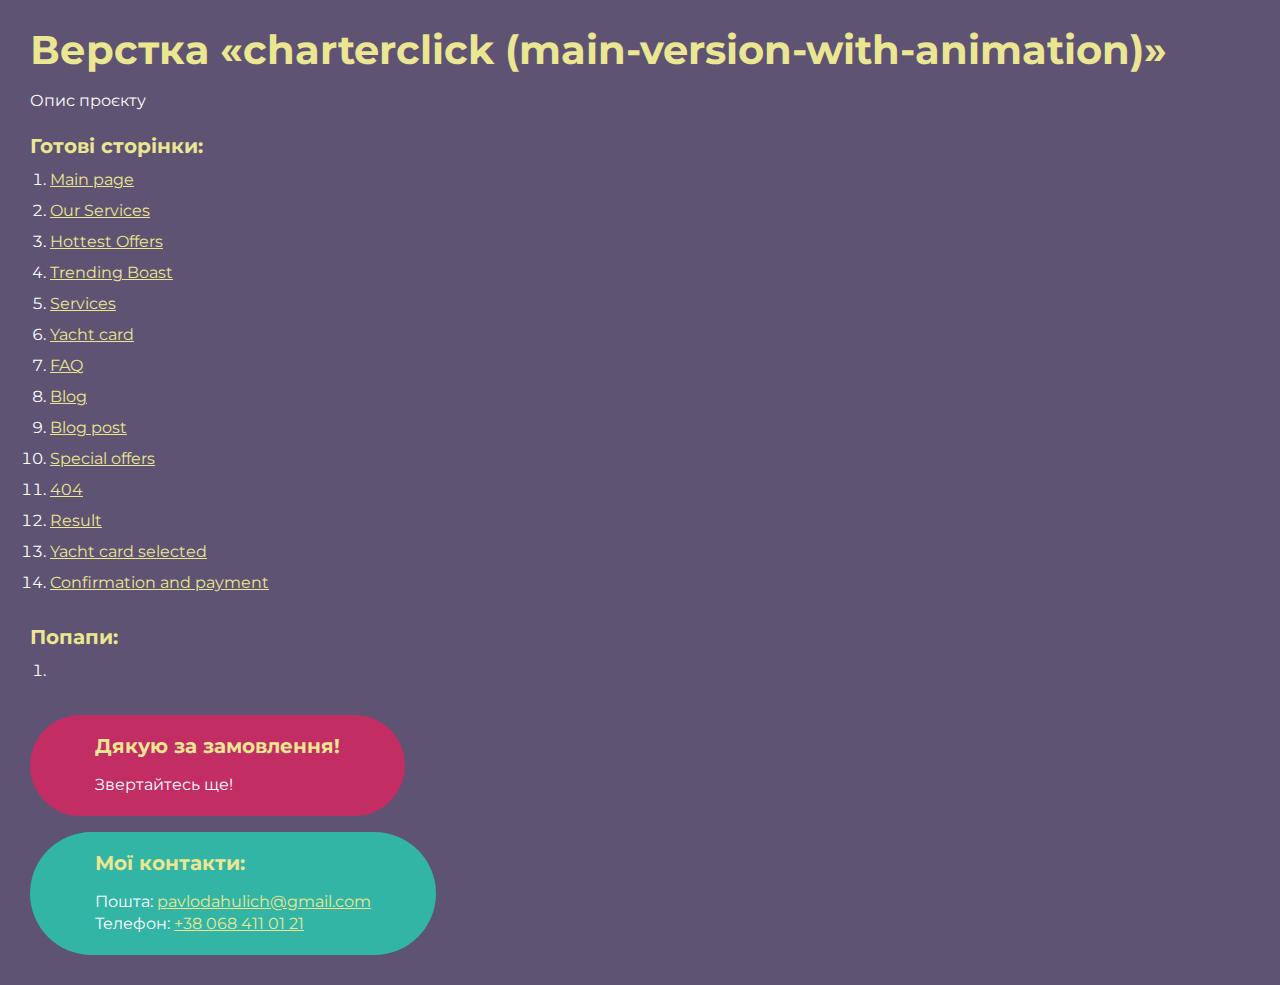
<file: index.html>
<!DOCTYPE html>
<html>

<head>
	<meta charset="UTF-8">
	<meta name="viewport" content="width=device-width, initial-scale=1.0">
	<title>Верстка «charterclick (main-version-with-animation)»</title>
</head>

<body>
	<div class="rootpage">
		<h1>Верстка «charterclick (main-version-with-animation)»</h1>
		<div class="rootpage__info">
			Опис проєкту
		</div>
		<h2>Готові сторінки:</h2>
		<ol class="rootpage__list">
			<li><a target="_blank" href="home.html">Main page</a></li>
			<li><a target="_blank" href="our-services.html">Our Services</a></li>
			<li><a target="_blank" href="hottest-offers.html">Hottest Offers</a></li>
			<li><a target="_blank" href="trending-boats.html">Trending Boast</a></li>
			<li><a target="_blank" href="services.html">Services</a></li>
			<li><a target="_blank" href="yacht-card.html">Yacht card</a></li>
			<li><a target="_blank" href="faq.html">FAQ</a></li>
			<li><a target="_blank" href="blog.html">Blog</a></li>
			<li><a target="_blank" href="blog-item.html">Blog post</a></li>
			<li><a target="_blank" href="special-offers.html">Special offers</a></li>
			<li><a target="_blank" href="error.html">404</a></li>
			<li><a target="_blank" href="result.html">Result</a></li>
			<li><a target="_blank" href="yacht-card-selected.html">Yacht card selected</a></li>
			<li><a target="_blank" href="confirmation.html">Confirmation and payment</a></li>
		</ol>
		<h2>Попапи:</h2>
		<ol class="rootpage__list">
			<li><a target="_blank" href="home.html#"></a></li>
		</ol>
		<div class="rootpage__tnx">
			<h2>Дякую за замовлення!</h2>
			<p>Звертайтесь ще!</p>
		</div>
		<div class="rootpage__contacts">
			<h2>Мої контакти:</h2>
			<p>Пошта: <a href="mailto:pavlodahulich@gmail.com">pavlodahulich@gmail.com</a></p>
			<p>Телефон: <a href="tel:+380684110121">+38 068 411 01 21</a></p>
		</div>
	</div>
</body>
<style>
	@charset "UTF-8";
	@import url("https://fonts.googleapis.com/css?family=Montserrat:regular,700&display=swap");

	*,
	*::before,
	*::after {
		padding: 0px;
		margin: 0px;
		border: 0px;
		box-sizing: border-box;
	}

	html,
	body {
		height: 100%;
		margin: 0;
		padding: 0;
		min-width: 320px;
		width: 100%;
		color: #fff;
		background-color: #5e5373;
	}

	body {
		font-family: Montserrat;
		font-size: 100%;
		line-height: 1;
		font-size: 1rem;
	}

	a {
		text-decoration: underline;
		color: #ebe691
	}

	a:visited {
		text-decoration: underline;
		color: #aaa768;
	}

	a:hover {
		text-decoration: none;
	}

	ul li {
		list-style: none;
	}

	img {
		vertical-align: top;
	}

	.wrapper {
		width: 100%;
		min-height: 100%;
		overflow: hidden;
	}

	.rootpage {
		padding: 30px;
		display: flex;
		flex-direction: column;
		align-items: flex-start;
	}

	@media (max-width: 767px) {
		.rootpage {
			padding: 30px 15px;
		}
	}

	h1 {
		color: #ebe691;
		font-size: 2.5rem;
		margin: 0px 0px 1.25rem 0px;
	}

	@media (max-width: 767px) {
		h1 {
			font-size: 1.85rem;
			margin: 0px 0px 1.25rem 0px;
		}
	}

	h2 {
		color: #ebe691;
		font-size: 1.25rem;
		margin: 0px 0px 1rem 0px;
	}

	@media (max-width: 767px) {
		h2 {
			font-size: 1.125rem;
			margin: 0px 0px 1rem 0px;
		}
	}

	.rootpage__info {
		line-height: 140%;
		margin: 0px 0px 1.5rem 0px;
	}

	.rootpage__list {
		margin: 0px 0px 2.25rem 1.25rem;
	}

	.rootpage__list li:not(:last-child) {
		margin: 0px 0px 15px 0px;
	}

	.rootpage__contacts,
	.rootpage__tnx {
		border-radius: 200px;
		padding: 20px 65px;
		line-height: 140%;
	}

	@media (max-width: 767px) {

		.rootpage__contacts,
		.rootpage__tnx {
			border-radius: 40px;
			padding: 20px;
		}
	}

	.rootpage__contacts {
		background: #32b5a4;

	}

	.rootpage__contacts a {
		color: #ebe691;
	}

	.rootpage__tnx {
		background: #c22d63;
		margin: 0px 0px 1rem 0px;
	}
</style>

</html>
</file>
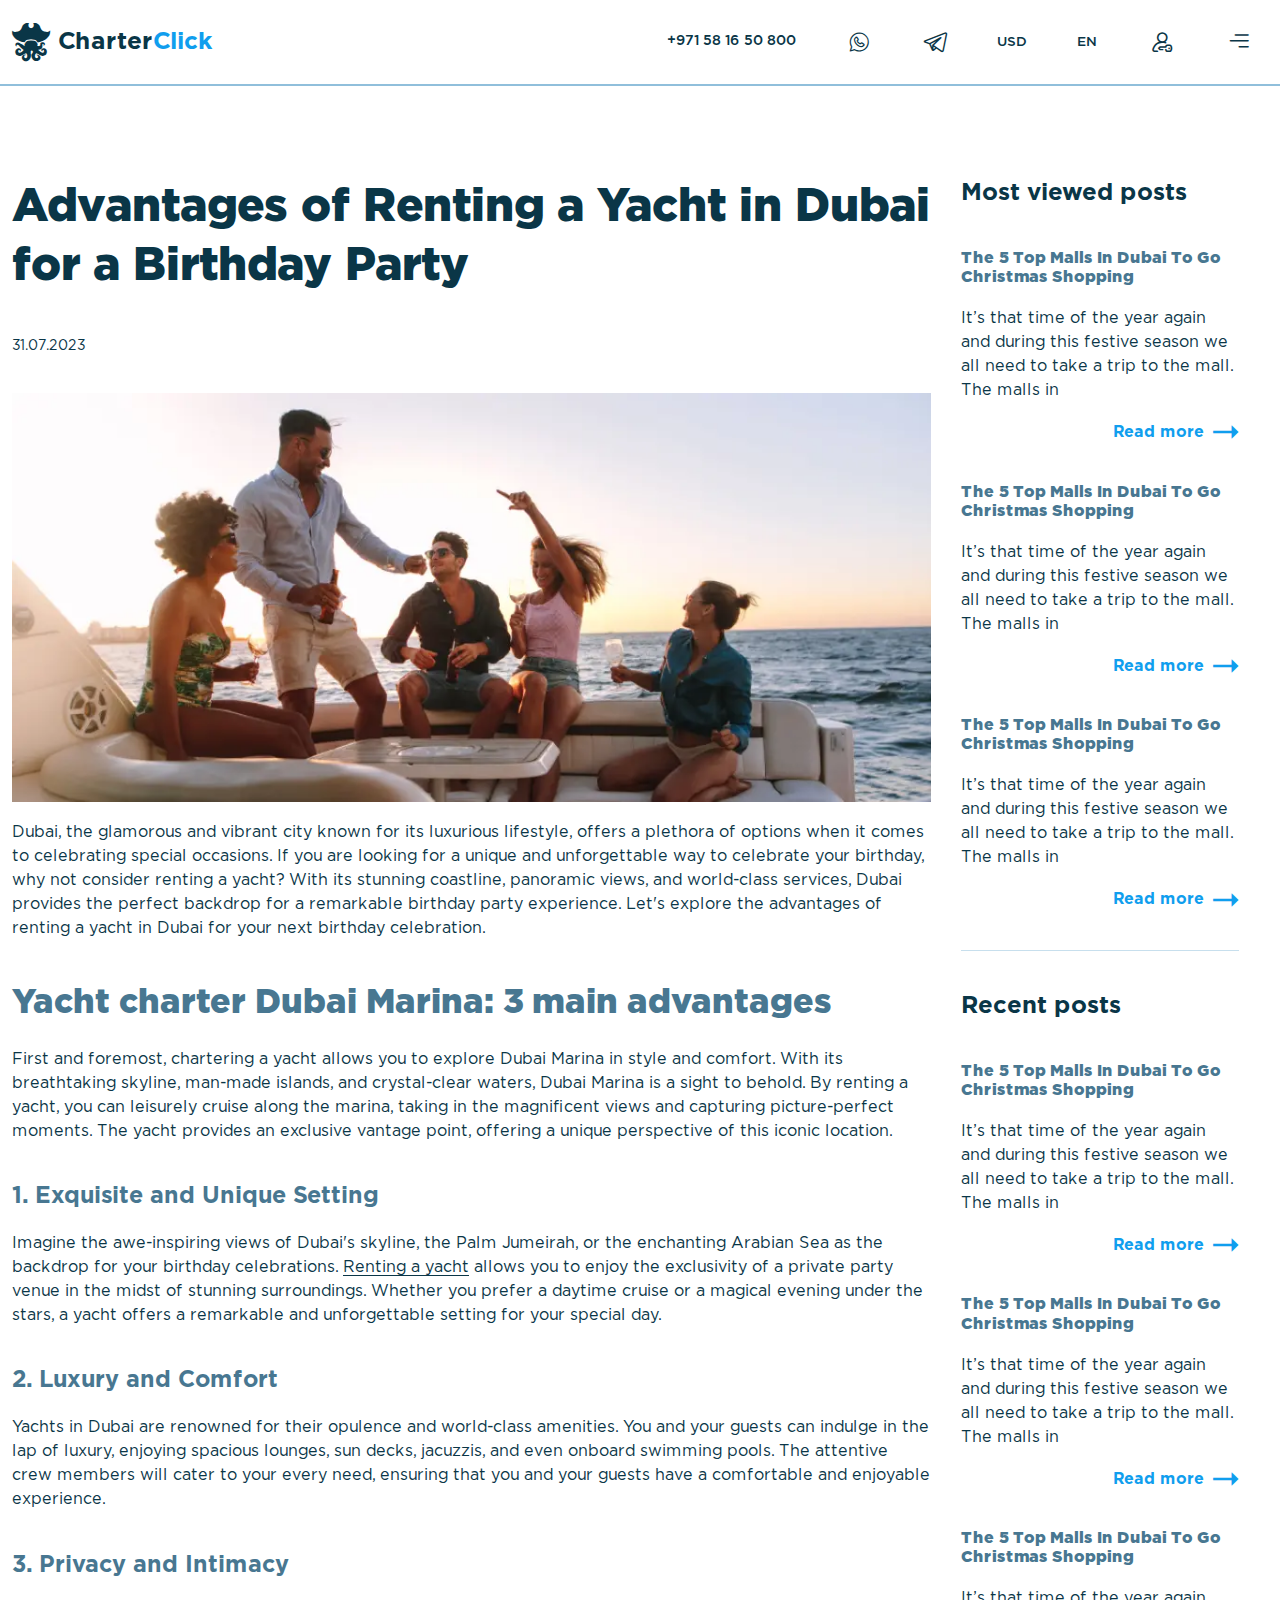
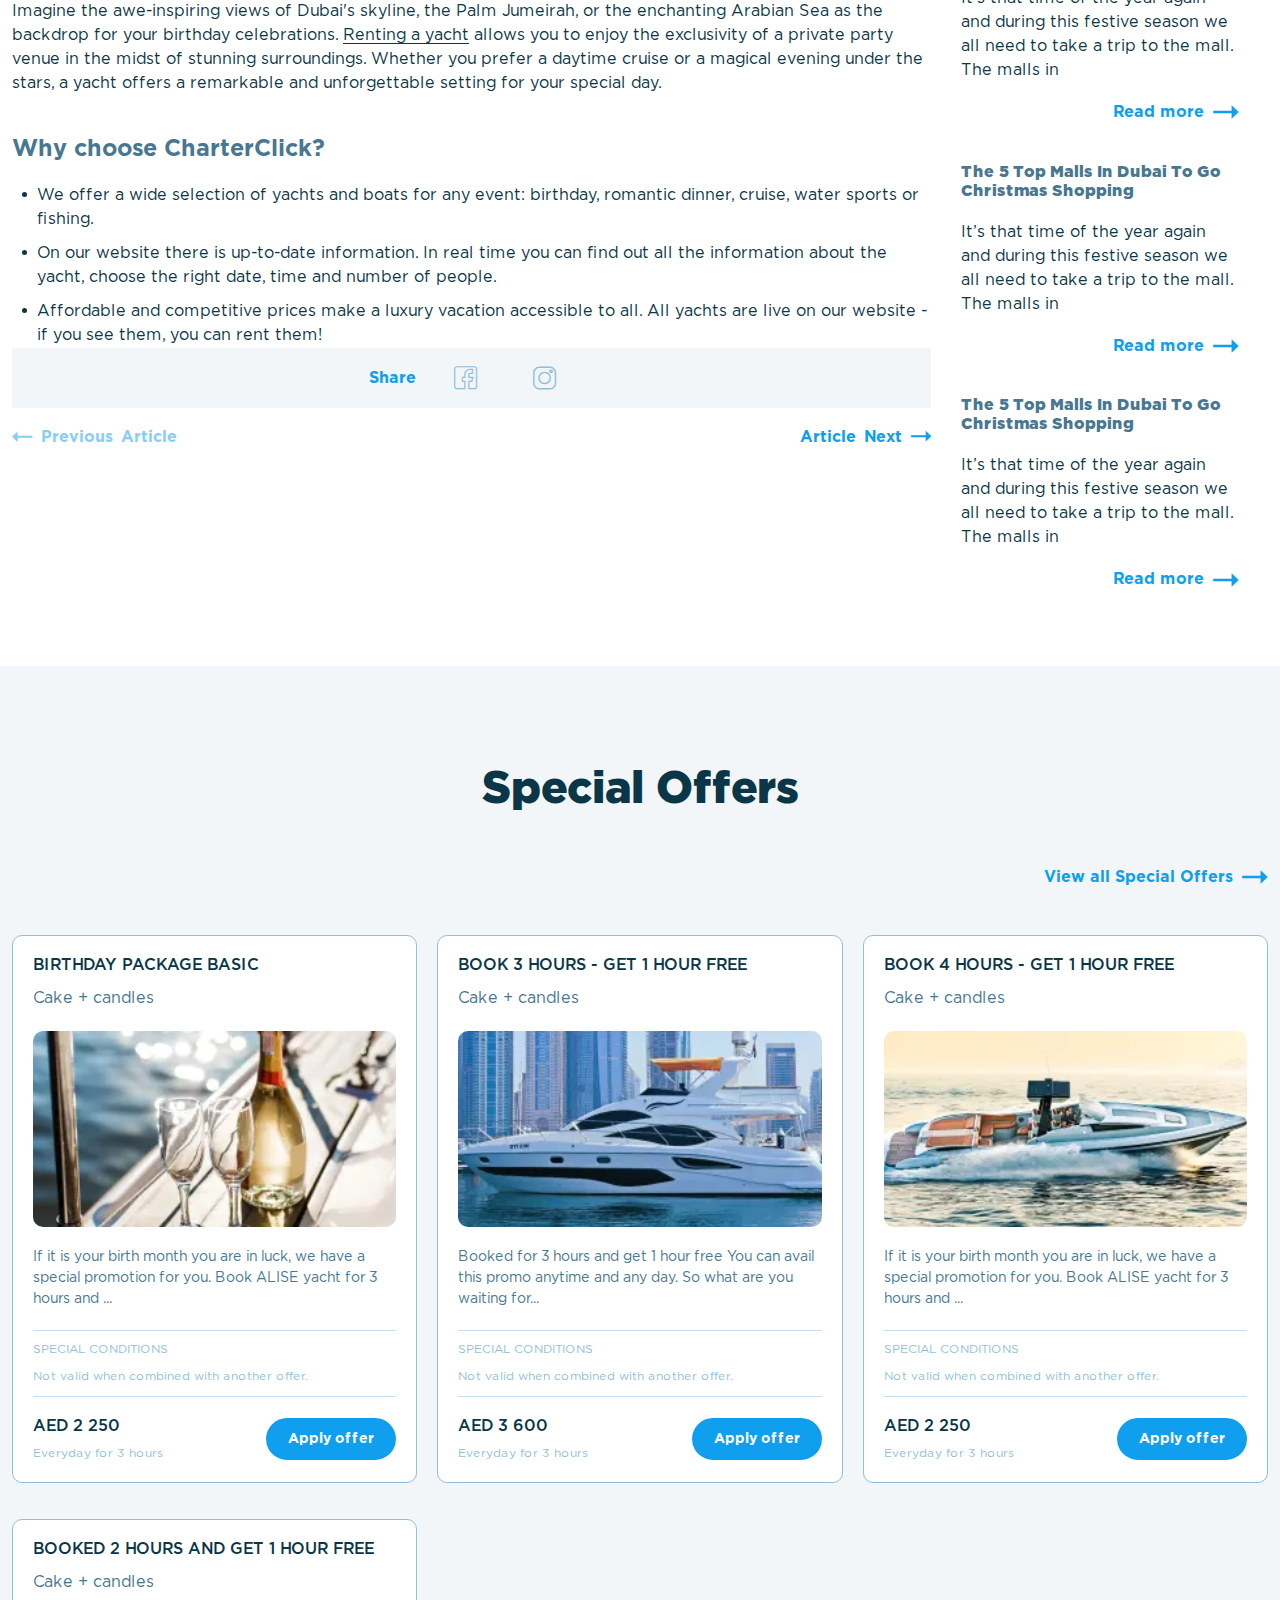
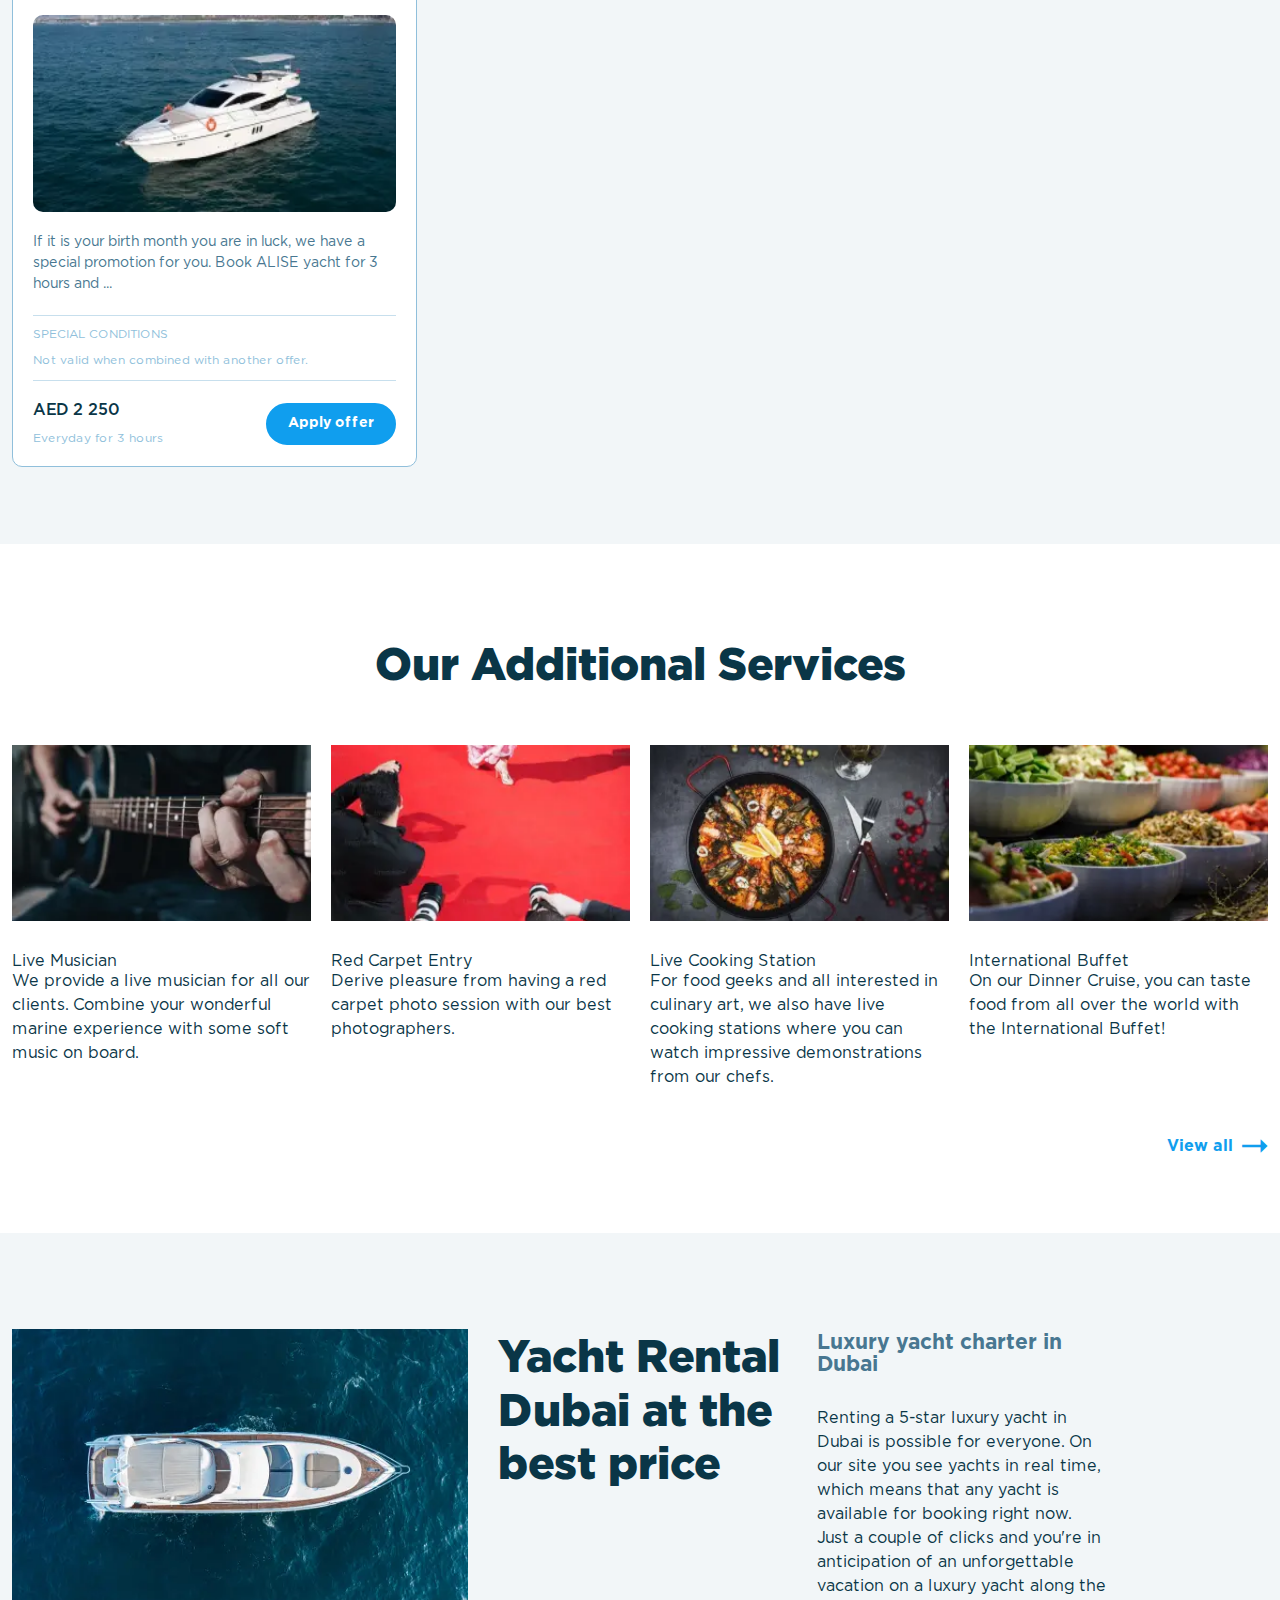
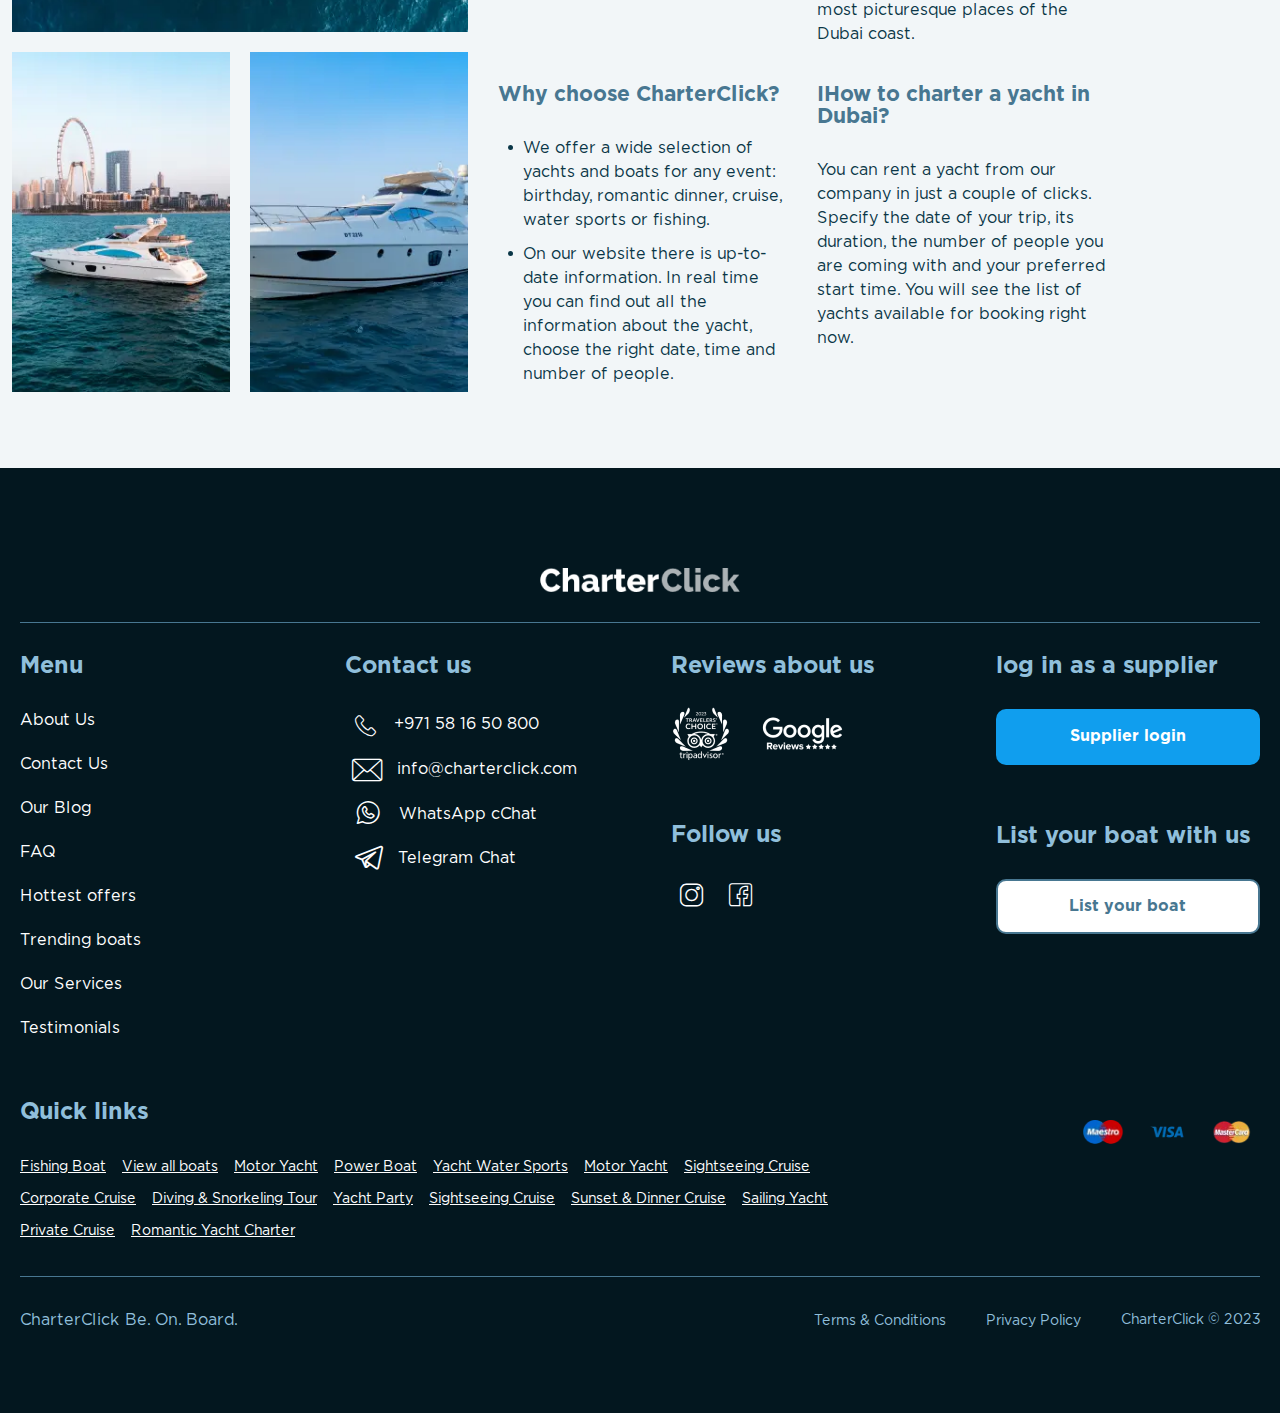
<file: blog-item.html>
<!doctype html>
<html lang="en">

<head>
	<title>Blog post</title>
	<meta charset="UTF-8">
	<meta name="format-detection" content="telephone=no">
	<!-- <style>body{opacity: 0;}</style> -->
	<link rel="stylesheet" href="css/style.min.css?_v=20231024104316">
	<link rel="shortcut icon" href="favicon.ico">
	<!-- <meta name="robots" content="noindex, nofollow"> -->
	<meta name="viewport" content="width=device-width, initial-scale=1.0">
</head>

<body>
	<div class="wrapper">
		<header data-scroll="90" data-scroll-show="500" class="header" data-lp>
			<div class="header__container">
				<a href="index.html" class="header__logo"><span class="_icon-logo"></span><span>Charter</span><span>Click</span></a>
				<div class="header__menu menu">
					<nav class="menu__body">
						<ul class="menu__list" data-one-select>
							<li class="menu__item">
								<a href="tel:+971581650800" class="menu__link">+971 58 16 50 800</a>
							</li>
							<li class="menu__item">
								<a href="" class="menu__whatsapp"><span class="_icon-whatsapp"></span></a>
							</li>
							<li class="menu__item">
								<a href="" class="menu__telegram"><span class="_icon-telegram"></span></a>
							</li>
							<li class="menu__item">
								<select class="menu__type-monye" name="form[]" data-class-modif="form-type-monye">
									<option value="1" selected>usd</option>
									<option value="2">aeg</option>
								</select>
							</li>
							<li class="menu__item">
								<select class="menu__select-lang" name="form[]" data-class-modif="form-lang">
									<option value="1" selected>En</option>
									<option value="2">Ru</option>
								</select>
							</li>
							<li class="menu__item">
								<div class="menu__button _icon-log-in" data-show-modal>
									<div class="menu__actions" data-modal>
										<button data-popup="#popup-login" type="button" class="menu__log-in">
											log In
										</button>
										<button data-popup="#popup-register" type="button" class="menu__register">
											Register
										</button>
									</div>
								</div>
							</li>
						</ul>
					</nav>
					<nav class="menu__second">
						<div class="menu__burger-logo">
							<a href="index.html"><span class="_icon-logo"></span><span>Charter</span><span>Click</span></a>
						</div>
						<h3 class="menu__title">Menu</h3>
						<ul class="menu__second-list">
							<li>
								<a target="_blank" href="hottest-offers.html">Hottest offers</a>
							</li>
							<li>
								<a target="_blank" href="trending-boats.html">Trending boats</a>
							</li>
							<li>
								<a href="#">About Us</a>
							</li>
							<li>
								<a target="_blank" href="our-services.html">Our Services</a>
							</li>
							<li>
								<a target="_blank" href="confirmation.html">Register </a>
							</li>
							<li><a target="_blank" href="faq.html">FAQ</a></li>
							<li><a href="#">Testimonials</a></li>
							<li><a href="#">Our partners</a></li>
							<li><a target="_blank" href="error.html">404</a></li>
						</ul>
						<h3 class="menu__title menu__title--contact">Contact Us</h3>
						<ul class="menu__contacts-list list-contact">
							<li class="list-contact__item">
								<a href="mailto:info@charterclick.com" class="list-contact__link _icon-mail-icon">info@charterclick.com</a>
							</li>
							<li class="list-contact__item">
								<a href="tel:+971581650800" class="list-contact__link _icon-phone-icon">+971 58 16 50 800</a>
							</li>
							<li class="list-contact__item">
								<a href="#" class="list-contact__link _icon-whatsapp">WhatsApp Chat</a>
							</li>
							<li class="list-contact__item">
								<a href="#" class="list-contact__link _icon-telegram">Telegram Chat</a>
							</li>
						</ul>
						<h3 class="menu__title menu__title--follow">Follow Us</h3>
						<ul class="menu__social-list list-social">
							<li class="list-social__item">
								<a href="#" class="list-social__link _icon-instagram"></a>
							</li>
							<li class="list-social__item">
								<a href="#" class="list-social__link _icon-facebook"></a>
							</li>
						</ul>
					</nav>
					<button type="button" class="menu__icon _icon-burger-icon"></button>
				</div>
			</div>
		</header>

		<main class="blog-item">
			<section class="blog-item__main main-blog">
				<div class="main-blog__container">
					<div class="main-blog__post-block">
						<div class="main-blog__post">
							<h1>
								Advantages of Renting a Yacht in Dubai for a
								Birthday Party
							</h1>
							<span>31.07.2023</span>
							<div class="main-blog__image">
								<picture><source srcset="img/blog/big-image_01.webp" type="image/webp"><img src="img/blog/big-image_01.jpg" alt="party" /></picture>
							</div>
							<p>
								Dubai, the glamorous and vibrant city known
								for its luxurious lifestyle, offers a
								plethora of options when it comes to
								celebrating special occasions. If you are
								looking for a unique and unforgettable way
								to celebrate your birthday, why not consider
								renting a yacht? With its stunning
								coastline, panoramic views, and world-class
								services, Dubai provides the perfect
								backdrop for a remarkable birthday party
								experience. Let's explore the advantages of
								renting a yacht in Dubai for your next
								birthday celebration.
							</p>
							<h2>
								Yacht charter Dubai Marina: 3 main
								advantages
							</h2>
							<p>
								First and foremost, chartering a yacht
								allows you to explore Dubai Marina in style
								and comfort. With its breathtaking skyline,
								man-made islands, and crystal-clear waters,
								Dubai Marina is a sight to behold. By
								renting a yacht, you can leisurely cruise
								along the marina, taking in the magnificent
								views and capturing picture-perfect moments.
								The yacht provides an exclusive vantage
								point, offering a unique perspective of this
								iconic location.
							</p>
							<h3>1. Exquisite and Unique Setting</h3>
							<p>
								Imagine the awe-inspiring views of Dubai's
								skyline, the Palm Jumeirah, or the
								enchanting Arabian Sea as the backdrop for
								your birthday celebrations. <a href="#">Renting a yacht</a>
								allows you to enjoy the exclusivity of a
								private party venue in the midst of stunning
								surroundings. Whether you prefer a daytime
								cruise or a magical evening under the stars,
								a yacht offers a remarkable and
								unforgettable setting for your special day.
							</p>
							<h3>2. Luxury and Comfort</h3>
							<p>
								Yachts in Dubai are renowned for their
								opulence and world-class amenities. You and
								your guests can indulge in the lap of
								luxury, enjoying spacious lounges, sun
								decks, jacuzzis, and even onboard swimming
								pools. The attentive crew members will cater
								to your every need, ensuring that you and
								your guests have a comfortable and enjoyable
								experience.
							</p>
							<h3>3. Privacy and Intimacy</h3>
							<p>
								Imagine the awe-inspiring views of Dubai's
								skyline, the Palm Jumeirah, or the
								enchanting Arabian Sea as the backdrop for
								your birthday celebrations. <a href="#">Renting a yacht</a>
								allows you to enjoy the exclusivity of a
								private party venue in the midst of stunning
								surroundings. Whether you prefer a daytime
								cruise or a magical evening under the stars,
								a yacht offers a remarkable and
								unforgettable setting for your special day.
							</p>
							<h3>Why choose CharterClick?</h3>
							<ul>
								<li>
									We offer a wide selection of yachts and
									boats for any event: birthday, romantic
									dinner, cruise, water sports or
									fishing. 
								</li>
								<li>
									On our website there is up-to-date
									information. In real time you can find
									out all the information about the yacht,
									choose the right date, time and number
									of people. 
								</li>
								<li>
									Affordable and competitive prices make a
									luxury vacation accessible to all. All
									yachts are live on our website - if you
									see them, you can rent them!
								</li>
							</ul>
						</div>
						<div class="main-blog__share">
							<ul>
								<li>Share</li>
								<li>
									<a href="#" class="_icon-facebook"></a>
								</li>
								<li>
									<a href="#" class="_icon-instagram"></a>
								</li>
							</ul>
						</div>
						<nav class="main-blog__menu">
							<ul class="main-blog__list">
								<li class="main-blog__item">
									<a href="#" class="main-blog__link-left _icon-big-arrow disabled">Previous <span>Article</span></a>
								</li>
								<li class="main-blog__item">
									<a href="#" class="main-blog__link-right _icon-big-arrow">Next <span>Article</span></a>
								</li>
							</ul>
						</nav>
					</div>
					<aside class="main-blog__aside aside-blog">
						<div class="aside-blog__wrapper">
							<h3>Most viewed posts</h3>
							<article class="aside-blog__post">
								<h4>
									The 5 Top Malls In Dubai To Go Christmas
									Shopping
								</h4>
								<p>
									It’s that time of the year again and
									during this festive season we all need
									to take a trip to the mall. The malls in
								</p>
								<a href="#" class="aside-blog__show-more show-more _icon-big-arrow">Read more</a>
							</article>
							<article class="aside-blog__post">
								<h4>
									The 5 Top Malls In Dubai To Go Christmas
									Shopping
								</h4>
								<p>
									It’s that time of the year again and
									during this festive season we all need
									to take a trip to the mall. The malls in
								</p>
								<a href="#" class="aside-blog__show-more show-more _icon-big-arrow">Read more</a>
							</article>
							<article class="aside-blog__post">
								<h4>
									The 5 Top Malls In Dubai To Go Christmas
									Shopping
								</h4>
								<p>
									It’s that time of the year again and
									during this festive season we all need
									to take a trip to the mall. The malls in
								</p>
								<a href="#" class="aside-blog__show-more show-more _icon-big-arrow">Read more</a>
							</article>
						</div>
						<div class="aside-blog__wrapper">
							<h3>Recent posts</h3>
							<article class="aside-blog__post">
								<h4>
									The 5 Top Malls In Dubai To Go Christmas
									Shopping
								</h4>
								<p>
									It’s that time of the year again and
									during this festive season we all need
									to take a trip to the mall. The malls in
								</p>
								<a href="#" class="aside-blog__show-more show-more _icon-big-arrow">Read more</a>
							</article>
							<article class="aside-blog__post">
								<h4>
									The 5 Top Malls In Dubai To Go Christmas
									Shopping
								</h4>
								<p>
									It’s that time of the year again and
									during this festive season we all need
									to take a trip to the mall. The malls in
								</p>
								<a href="#" class="aside-blog__show-more show-more _icon-big-arrow">Read more</a>
							</article>
							<article class="aside-blog__post">
								<h4>
									The 5 Top Malls In Dubai To Go Christmas
									Shopping
								</h4>
								<p>
									It’s that time of the year again and
									during this festive season we all need
									to take a trip to the mall. The malls in
								</p>
								<a href="#" class="aside-blog__show-more show-more _icon-big-arrow">Read more</a>
							</article>
							<article class="aside-blog__post">
								<h4>
									The 5 Top Malls In Dubai To Go Christmas
									Shopping
								</h4>
								<p>
									It’s that time of the year again and
									during this festive season we all need
									to take a trip to the mall. The malls in
								</p>
								<a href="#" class="aside-blog__show-more show-more _icon-big-arrow">Read more</a>
							</article>
							<article class="aside-blog__post">
								<h4>
									The 5 Top Malls In Dubai To Go Christmas
									Shopping
								</h4>
								<p>
									It’s that time of the year again and
									during this festive season we all need
									to take a trip to the mall. The malls in
								</p>
								<a href="#" class="aside-blog__show-more show-more _icon-big-arrow">Read more</a>
							</article>
						</div>
					</aside>
				</div>
			</section>
			<section class="blog-item__special special">
				<div class="special__container">
					<h2>Special Offers</h2>
					<div data-da=".special__container, 767.98, 10" class="special__actions">
						<a href="special-offers.html" class="special__show-more show-more _icon-big-arrow">View all Special Offers</a>
					</div>
					<div class="special__wrapper">
						<article class="special__article">
							<div class="special__about">
								<h3>BIRTHDAY PACKAGE BASIC</h3>
								<h4>Cake + candles</h4>
								<div>
									<picture><source srcset="img/yacht-card/image_14.webp" type="image/webp"><img src="img/yacht-card/image_14.jpg" alt="party" /></picture>
								</div>
								<p>
									If it is your birth month you are in
									luck, we have a special promotion for
									you. Book ALISE yacht for 3 hours and
									...
								</p>
							</div>
							<div class="special__body">
								<h4>Special conditions</h4>
								<p>
									Not valid when combined with another
									offer.
								</p>
							</div>
							<div class="special__action-card">
								<div>
									<h5>AED 2 250</h5>
									<p>Everyday for 3 hours</p>
								</div>
								<a href="#" class="special__button button button--card">Apply offer</a>
							</div>
						</article>
						<article class="special__article">
							<div class="special__about">
								<h3>Book 3 hours - get 1 hour free</h3>
								<h4>Cake + candles</h4>
								<div>
									<picture><source srcset="img/main-page/hottest/image-01.webp" type="image/webp"><img src="img/main-page/hottest/image-01.png" alt="party" /></picture>
								</div>
								<p>
									Booked for 3 hours and get 1 hour free
									You can avail this promo anytime and any
									day. So what are you waiting for...
								</p>
							</div>
							<div class="special__body">
								<h4>Special conditions</h4>
								<p>
									Not valid when combined with another
									offer.
								</p>
							</div>
							<div class="special__action-card">
								<div>
									<h5>AED 3 600</h5>
									<p>Everyday for 3 hours</p>
								</div>
								<a href="#" class="special__button button button--card">Apply offer</a>
							</div>
						</article>
						<article class="special__article">
							<div class="special__about">
								<h3>Book 4 hours - get 1 hour free</h3>
								<h4>Cake + candles</h4>
								<div>
									<picture><source srcset="img/main-page/hottest/image-02.webp" type="image/webp"><img src="img/main-page/hottest/image-02.png" alt="party" /></picture>
								</div>
								<p>
									If it is your birth month you are in
									luck, we have a special promotion for
									you. Book ALISE yacht for 3 hours and
									...
								</p>
							</div>
							<div class="special__body">
								<h4>Special conditions</h4>
								<p>
									Not valid when combined with another
									offer.
								</p>
							</div>
							<div class="special__action-card">
								<div>
									<h5>AED 2 250</h5>
									<p>Everyday for 3 hours</p>
								</div>
								<a href="#" class="special__button button button--card">Apply offer</a>
							</div>
						</article>
						<article class="special__article">
							<div class="special__about">
								<h3>Booked 2 hours and get 1 hour free</h3>
								<h4>Cake + candles</h4>
								<div>
									<picture><source srcset="img/main-page/hottest/image-03.webp" type="image/webp"><img src="img/main-page/hottest/image-03.png" alt="party" /></picture>
								</div>
								<p>
									If it is your birth month you are in
									luck, we have a special promotion for
									you. Book ALISE yacht for 3 hours and
									...
								</p>
							</div>
							<div class="special__body">
								<h4>Special conditions</h4>
								<p>
									Not valid when combined with another
									offer.
								</p>
							</div>
							<div class="special__action-card">
								<div>
									<h5>AED 2 250</h5>
									<p>Everyday for 3 hours</p>
								</div>
								<a href="#" class="special__button button button--card">Apply offer</a>
							</div>
						</article>
					</div>
				</div>
			</section>
			<section class="blog-item__additional">
				<div class="additional__container">
					<h2>Our Additional Services</h2>
					<div class="additional__wrapper">
						<article>
							<div class="additional__image">
								<picture><source srcset="img/services/image-11.webp" type="image/webp"><img src="img/services/image-11.png" alt="service" /></picture>
							</div>
							<h3>Live Musician</h3>
							<p>
								We provide a live musician for all our
								clients. Combine your wonderful marine
								experience with some soft music on board.
							</p>
						</article>
						<article>
							<div class="additional__image">
								<picture><source srcset="img/services/image-12.webp" type="image/webp"><img src="img/services/image-12.png" alt="service" /></picture>
							</div>
							<h3>Red Carpet Entry</h3>
							<p>
								Derive pleasure from having a red carpet
								photo session with our best photographers.
							</p>
						</article>
						<article>
							<div class="additional__image">
								<picture><source srcset="img/services/image-13.webp" type="image/webp"><img src="img/services/image-13.png" alt="service" /></picture>
							</div>
							<h3>Live Cooking Station</h3>
							<p>
								For food geeks and all interested in
								culinary art, we also have live cooking
								stations where you can watch impressive
								demonstrations from our chefs.
							</p>
						</article>
						<article>
							<div class="additional__image">
								<picture><source srcset="img/services/image-14.webp" type="image/webp"><img src="img/services/image-14.png" alt="service" /></picture>
							</div>
							<h3>International Buffet</h3>
							<p>
								On our Dinner Cruise, you can taste food
								from all over the world with the
								International Buffet!
							</p>
						</article>
					</div>
					<div class="additional__actions">
						<a href="#" class="additional__show-more show-more _icon-big-arrow">View all
						</a>
					</div>
				</div>
			</section>
			<section class="blog-item__rental rental">
				<div class="rental__container">
					<div class="rental__picture">
						<div class="rental__big-image">
							<picture><source srcset="img/rental/image_01.webp" type="image/webp"><img src="img/rental/image_01.png" alt="rental" /></picture>
						</div>
						<div class="rental__body-image">
							<div class="rental__image">
								<picture><source srcset="img/rental/image_02.webp" type="image/webp"><img src="img/rental/image_02.png" alt="rental" /></picture>
							</div>
							<div class="rental__image">
								<picture><source srcset="img/rental/image_03.webp" type="image/webp"><img src="img/rental/image_03.png" alt="rental" /></picture>
							</div>
						</div>
					</div>
					<div class="rental__info">
						<h2 data-da=".rental__container,1260,0">
							Yacht Rental Dubai at the best price
						</h2>
						<div class="rental__answers rental__answers--order-1">
							<h3>Luxury yacht charter in Dubai</h3>
							<p>
								Renting a 5-star luxury yacht in Dubai is
								possible for everyone. On our site you see
								yachts in real time, which means that any
								yacht is available for booking right now.
								Just a couple of clicks and you're in
								anticipation of an unforgettable vacation on
								a luxury yacht along the most picturesque
								places of the Dubai coast.
							</p>
						</div>
						<div class="rental__answers rental__answers--order-3">
							<h3>Why choose CharterClick?</h3>
							<ul>
								<li>
									We offer a wide selection of yachts and
									boats for any event: birthday, romantic
									dinner, cruise, water sports or
									fishing. 
								</li>
								<li>
									On our website there is up-to-date
									information. In real time you can find
									out all the information about the yacht,
									choose the right date, time and number
									of people. 
								</li>
							</ul>
						</div>
						<div class="rental__answers rental__answers--order-2">
							<h3>IHow to charter a yacht in Dubai?</h3>
							<p>
								You can rent a yacht from our company in
								just a couple of clicks. Specify the date of
								your trip, its duration, the number of
								people you are coming with and your
								preferred start time. You will see the list
								of yachts available for booking right now.
							</p>
						</div>
					</div>

					<a href="#" class="rental__show-more _icon-big-arrow">Show more
					</a>
				</div>
			</section>
		</main>
		<footer class="footer">
			<div class="footer__small-container">
				<div class="footer__logo">
					<a href="index.html"><picture><source srcset="img/footer/footer-logo.webp" type="image/webp"><img src="img/footer/footer-logo.png" alt="logo" /></picture></a>
				</div>

				<div class="footer__wrapper">
					<div class="footer__menu menu-footer">
						<h3 class="menu-footer__title title--lite-blue-color">Menu</h3>
						<nav class="menu-footer__menu">
							<ul>
								<li><a href="#">About Us</a></li>
								<li><a href="#">Contact Us </a></li>
								<li><a href="#">Our Blog</a></li>
								<li><a href="#">FAQ</a></li>
								<li><a href="#">Hottest offers</a></li>
								<li><a href="#">Trending boats</a></li>
								<li><a href="#">Our Services</a></li>
								<li><a href="#">Testimonials</a></li>
							</ul>
						</nav>
					</div>
					<div class="footer__contact contact-footer">
						<h3 class="contact-footer__title title--lite-blue-color">Contact us</h3>
						<ul class="contact-footer__list">
							<li class="contact-footer__item"><a href="tel:+971581650800" class="contact-footer__phone _icon-phone-icon">+971 58 16 50 800</a></li>
							<li class="contact-footer__item"><a href="mailto:info@charterclick.com" class="contact-footer__mail _icon-mail-icon">info@charterclick.com</a></li>
							<li class="contact-footer__item"><a href="" class="contact-footer__whatsapp _icon-whatsapp">WhatsApp cChat</a></li>
							<li class="contact-footer__item"><a href="" class="contact-footer__telegram _icon-telegram">Telegram Chat</a></li>
						</ul>
					</div>
					<div class="footer__reviews">
						<div class="footer__about-us about-us-footer">
							<h3 class="about-us-footer__title title--lite-blue-color">Reviews about us</h3>
							<ul class="about-us-footer__list">
								<li class="about-us-footer__choice"><picture><source srcset="img/footer/choice.webp" type="image/webp"><img src="img/footer/choice.png" alt="image"></picture></li>
								<li class="about-us-footer__google"><picture><source srcset="img/footer/google-reviews.webp" type="image/webp"><img src="img/footer/google-reviews.png" alt="image"></picture></li>
							</ul>
						</div>
						<div class="footer__follow-us follow-us-footer">
							<h3 class="follow-us-footer__title title--lite-blue-color">Follow us</h3>
							<ul class="follow-us-footer__list">
								<li class="follow-us-footer__item"><a href="#" class="follow-us-footer__link _icon-instagram"></a></li>
								<li class="follow-us-footer__item"><a href="#" class="follow-us-footer__link _icon-facebook"></a></li>
							</ul>
						</div>
					</div>
					<div class="footer__actions">
						<div class="footer__log-in log-in-footer">
							<h3 class="log-in-footer__title title--lite-blue-color">log in as a supplier</h3>
							<button type="button" class="log-in-footer__button button">Supplier login</button>
						</div>
						<div class="footer__log-in log-in-footer">
							<h3 class="log-in-footer__title title--lite-blue-color">List your boat with us</h3>
							<button type="button" class="log-in-footer__btn button button--white">List your boat</button>
						</div>
					</div>
				</div>
				<div class="footer__quick quick-footer">
					<div class="quick-footer__links">
						<h3 class="quick-footer__title title--lite-blue-color">Quick links</h3>
						<ul class="quick-footer__list">
							<li class="quick-footer__item"><a href="#" class="quick-footer__link">Fishing Boat</a></li>
							<li class="quick-footer__item"><a href="#" class="quick-footer__link">View all boats</a></li>
							<li class="quick-footer__item"><a href="#" class="quick-footer__link">Motor Yacht</a></li>
							<li class="quick-footer__item"><a href="#" class="quick-footer__link">Power Boat</a></li>
							<li class="quick-footer__item"><a href="#" class="quick-footer__link">Yacht Water Sports </a></li>
							<li class="quick-footer__item"><a href="#" class="quick-footer__link">Motor Yacht</a></li>
							<li class="quick-footer__item"><a href="#" class="quick-footer__link">Sightseeing Cruise</a></li>
							<li class="quick-footer__item"><a href="#" class="quick-footer__link">Corporate Cruise</a></li>
							<li class="quick-footer__item"><a href="#" class="quick-footer__link">Diving & Snorkeling Tour</a></li>
							<li class="quick-footer__item"><a href="#" class="quick-footer__link">Yacht Party</a></li>
							<li class="quick-footer__item"><a href="#" class="quick-footer__link">Sightseeing Cruise</a></li>
							<li class="quick-footer__item"><a href="#" class="quick-footer__link">Sunset & Dinner Cruise</a></li>
							<li class="quick-footer__item"><a href="#" class="quick-footer__link">Sailing Yacht</a></li>
							<li class="quick-footer__item"><a href="#" class="quick-footer__link">Private Cruise</a></li>
							<li class="quick-footer__item"><a href="#" class="quick-footer__link">Romantic Yacht Charter</a></li>
						</ul>
					</div>
					<ul class="quick-footer__cards">
						<li class="quick-footer__label"><picture><source srcset="img/footer/card-01.webp" type="image/webp"><img src="img/footer/card-01.png" alt="visa"></picture></li>
						<li class="quick-footer__label"><picture><source srcset="img/footer/card-02.webp" type="image/webp"><img src="img/footer/card-02.png" alt="visa"></picture></li>
						<li class="quick-footer__label"><picture><source srcset="img/footer/card-03.webp" type="image/webp"><img src="img/footer/card-03.png" alt="visa"></picture></li>
					</ul>
				</div>
				<div class="footer__info info-footer">
					<p class="info-footer__logo">CharterClick Be. On. Board.</p>
					<ul class="info-footer__list">
						<li class="info-footer__item"><a href="#" class="info-footer__link">Terms & Conditions</a></li>
						<li class="info-footer__item"><a href="#" class="info-footer__link">Privacy Policy</a></li>
						<li class="info-footer__item">
							<p class="info-footer__right">CharterClick &copy; 2023</p>
						</li>
					</ul>
				</div>
			</div>
		</footer>

	</div>
	<div id="popup-book" aria-hidden="true" class="popup popup--book">
		<div class="popup__wrapper">
			<div class="popup__content">
				<button data-close type="button" class="popup__close"></button>
				<div class="search-main">
					<h3 class="search-main__title title title--small">
						Book a boat in a few clicks
					</h3>
					<form class="search-main__forma" action="#" method="POST" data-one-select>
						<input type="hidden" name="durationType" value="1" />
						<div class="search-main__line search-main__line--calendar">
							<label for="date-popup">Date</label>
							<span class="search-main__icon _icon-calendar"></span>
							<input id="date-popup" name="form[date-popup]" data-datepicker autocomplete="off" placeholder="22.03.2023" type="text" />
							<span class="search-main__select-arrow _icon-select-arrow"></span>
						</div>
						<div class="search-main__line">
							<label for="start-time-popup">Start time</label>
							<select name="form[start-time-popup]" id="start-time-popup" data-class-modif="form-n-a" data-scroll>
								<option value="1">7:00</option>
								<option value="2" selected>8:00</option>
								<option value="3">9:00</option>
								<option value="5">10:00</option>
								<option value="6">11:00</option>
								<option value="7">12:00</option>
								<option value="8">13:00</option>
								<option value="9">14:00</option>
								<option value="10">15:00</option>
								<option value="11">16:00</option>
								<option value="12">17:00</option>
								<option value="13">18:00</option>
								<option value="14">19:00</option>
								<option value="15">20:00</option>
							</select>
						</div>
						<div class="search-main__line">
							<label for="duration-popup">Duration</label>
							<select name="form[duration-popup]" id="duration-popup" data-class-modif="form-hors" data-scroll>
								<option value="1">1 hours</option>
								<option value="2">2 hours</option>
								<option value="3">3 hours</option>
								<option value="4" selected>4 hours</option>
								<option value="5">5 hours</option>
								<option value="6">6 hours</option>
								<option value="7">7 hours</option>
								<option value="8">8 hours</option>
								<option value="9">9 hours</option>
								<option value="10">10 hours</option>
								<option value="11">11 hours</option>
								<option value="12">12 hours</option>
								<option value="13">13 hours</option>
								<option value="14">14 hours</option>
								<option value="15">15 hours</option>
							</select>
						</div>
						<div class="search-main__line">
							<label for="passengers-popup">Passengers</label>
							<select name="form[passengers-popup]" id="passengers-popup" data-class-modif="form-passengers" data-scroll>
								<option value="1">1 passengers</option>
								<option value="2">2 passengers</option>
								<option value="3">3 passengers</option>
								<option value="4">4 passengers</option>
								<option value="5">5 passengers</option>
								<option value="6">6 passengers</option>
								<option value="7">7 passengers</option>
								<option value="8">8 passengers</option>
								<option value="9">9 passengers</option>
								<option value="10">10 passengers</option>
								<option value="11">11 passengers</option>
								<option value="12" selected>12 passengers</option>
							</select>
						</div>
						<button type="submit" class="search-main__button button">
							Check availability
						</button>
					</form>
				</div>
			</div>
		</div>
	</div>

	<div id="popup-yacht-card" aria-hidden="true" class="popup popup--yacht-card">
		<div class="popup__wrapper">
			<div class="popup__content">
				<form class="form-yacht" action="#" method="POST">
					<div class="form-yacht__head">
						<div class="form-yacht__price">
							<h4>Prise per 1 hour</h4>
							<p>*Price excludes 5% VAT</p>
						</div>
						<div class="form-yacht__min-duration">
							<h4>AED 1400</h4>
							<p>Min durations 2 hours</p>
						</div>
					</div>
					<div class="form-yacht__body" data-one-select>
						<div class="form-yacht__line form-yacht__line--calendar">
							<label for="calendar-book">Date</label>
							<span class="form-yacht__icon _icon-calendar"></span>
							<input type="text" name="form[calendar-book]" placeholder="22.03.2023" id="calendar-book" data-datepicker required />
							<span class="form-yacht__select-arrow _icon-select-arrow"></span>
						</div>
						<div class="form-yacht__line">
							<label for="start-time-book">Start time</label>
							<select name="form[start-time-book]" data-class-modif="form-n-a-yacht" id="start-time-book" data-scroll>
								<option value="1" selected>8:00</option>
								<option value="2">9:00</option>
								<option value="3">10:00</option>
								<option value="4">11:00</option>
							</select>
						</div>
						<div class="form-yacht__line">
							<label for="duration-book">Duration</label>
							<select name="form[duration-book]" data-class-modif="form-hors-yacht" id="duration-book" data-scroll>
								<option value="1" selected>3 hours</option>
								<option value="2">4 hours</option>
								<option value="3">5 hours</option>
								<option value="4">6 hours</option>
								<option value="5">7 hours</option>
								<option value="6">8 hours</option>
								<option value="7">9 hours</option>
								<option value="8">10 hours</option>
								<option value="9">11 hours</option>
							</select>
						</div>
						<div class="form-yacht__line">
							<label for="passenger-book">Passenger</label>
							<select name="form[passenger-book]" data-class-modif="form-passengers-yacht" id="passenger-book" data-scroll>
								<option value="1" selected>6</option>
								<option value="2">7</option>
								<option value="3">8</option>
								<option value="4">9</option>
								<option value="5">10</option>
								<option value="6">11</option>
								<option value="7">12</option>
								<option value="8">13</option>
								<option value="9">14</option>
							</select>
						</div>
						<button type="submit" class="form-yacht__button button">
							Check availability
						</button>
					</div>
				</form>
			</div>
		</div>
	</div>

	<!-- Form - popups -->
	<!-- Popup by BEM -->
	<div id="popup-login" aria-hidden="true" class="popup popup-in">
		<div class="popup__wrapper">
			<div class="popup__content">
				<button data-close type="button" class="popup__close"></button>
				<div class="popup-in__wrapper">
					<div class="popup-in__title">
						<h2>Log in</h2>
					</div>
					<form class="popup-in__form form-popup" action="#" method="POST">
						<div class="form-popup__lines-wrapper">
							<div class="form-popup__line">
								<input type="email" name="form[email-register]" autocomplete="off" required data-error="" placeholder="Email *" class="input" />
							</div>
							<div class="form-popup__line form-popup__line--mail">
								<input type="password" name="form[password-register]" autocomplete="off" required data-error="" placeholder="Password *" class="input" />
								<button type="button" class="_icon-pass-eye"></button>
							</div>
							<button data-popup="#popup-forgot" type="button" class="form-popup__forgot-btn">
								Forgot password?
							</button>
						</div>
						<div class="form-popup__actions">
							<button type="submit" class="form-popup__button button button--popup">
								Log in
							</button>
							<div class="form-popup__register">
								<p>Donʼt have an account?</p>
								<button data-popup="#popup-register" type="button">
									Register
								</button>
							</div>
						</div>
						<div class="form-popup__social social-popup">
							<p>Or Register with</p>
							<ul>
								<li>
									<a href="#" data-popup="#popup-new-password"><img src="img/popup-icon/google.svg" alt="google" /></a>
								</li>
								<li>
									<a href="#"><img src="img/popup-icon/facebook.svg" alt="facebook" /></a>
								</li>
							</ul>
						</div>
					</form>
				</div>
			</div>
		</div>
	</div>

	<div id="popup-forgot" aria-hidden="true" class="popup popup-in">
		<div class="popup__wrapper">
			<div class="popup__content">
				<button data-close type="button" class="popup__close"></button>
				<div class="popup-in__wrapper">
					<div class="popup-in__title">
						<h3>Forgot password?</h3>
					</div>
					<form class="popup-in__form form-popup" action="#" method="POST">
						<div class="form-popup__text">
							<p>
								Please enter your email address, and we'll send you
								a reset link.
							</p>
						</div>
						<div class="form-popup__lines-wrapper">
							<div class="form-popup__line form-popup__line--mail-small">
								<input type="password" name="form[password-register]" autocomplete="off" required data-error="" placeholder="Password *" class="input" />
								<button type="button" class="_icon-pass-eye"></button>
							</div>
						</div>
						<div class="form-popup__actions">
							<button type="submit" class="form-popup__button button button--popup">
								Reset Password
							</button>
						</div>
					</form>
				</div>
			</div>
		</div>
	</div>

	<div id="popup-new-password" aria-hidden="true" class="popup popup-in">
		<div class="popup__wrapper">
			<div class="popup__content">
				<button data-close type="button" class="popup__close"></button>
				<div class="popup-in__wrapper">
					<form class="popup-in__form form-popup" action="#" method="POST">
						<div class="popup-in__title">
							<h2>New Password</h2>
						</div>
						<div class="form-popup__lines-wrapper">
							<div class="form-popup__line">
								<input type="email" name="form[email-new-password]" autocomplete="off" required data-error="" placeholder="Email *" class="input" />
							</div>
							<div class="form-popup__line form-popup__line--mail">
								<input type="password" name="form[password-new-password]" autocomplete="off" required data-error="" placeholder="Password *" class="input" />
								<button type="button" class="_icon-pass-eye"></button>
							</div>
						</div>
						<div class="form-popup__actions">
							<button type="submit" class="form-popup__button button button--popup">
								Log in
							</button>
						</div>
					</form>
				</div>
			</div>
		</div>
	</div>

	<div id="popup-register" aria-hidden="true" class="popup popup-in">
		<div class="popup__wrapper">
			<div class="popup__content">
				<button data-close type="button" class="popup__close"></button>
				<div class="popup-in__wrapper">
					<form class="popup-in__form form-popup" action="#" method="POST">
						<div class="popup-in__title">
							<h2>Register</h2>
						</div>
						<div class="form-popup__as">
							<h4>do you want to register as</h4>
							<div class="form-popup__buttons-block">
								<button type="button">
									<span>Owner</span><span class="_icon-info"></span>
								</button>
								<div class="form-popup__border-line"></div>
								<button data-popup="#popup-register-as-agent" type="button">
									<span>Agent</span><span class="_icon-info"></span>
								</button>
							</div>
						</div>
						<div class="form-popup__lines-wrapper">
							<div class="form-popup__line">
								<input type="email" name="form[email-register]" autocomplete="off" required data-error="" placeholder="Email *" class="input" />
							</div>
							<div class="form-popup__line form-popup__line--mail">
								<input type="password" name="form[password-register]" autocomplete="off" required data-error="" placeholder="Password *" class="input" />
								<button type="button" class="_icon-pass-eye"></button>
							</div>
						</div>
						<div class="form-popup__actions">
							<button type="submit" class="form-popup__button button button--popup">
								Next
							</button>
						</div>
						<div class="form-popup__social social-popup">
							<p>Or Register with</p>
							<ul>
								<li>
									<a href="#" data-popup="#popup-new-password"><img src="img/popup-icon/google.svg" alt="google" /></a>
								</li>
								<li>
									<a href="#"><img src="img/popup-icon/facebook.svg" alt="facebook" /></a>
								</li>
							</ul>
						</div>
					</form>
				</div>
			</div>
		</div>
	</div>

	<div id="popup-register-as-agent" aria-hidden="true" class="popup popup-in">
		<div class="popup__wrapper">
			<div class="popup__content">
				<button data-close type="button" class="popup__close"></button>
				<div class="popup-in__wrapper">
					<form class="popup-in__form form-popup" action="#" method="POST">
						<div class="popup-in__title">
							<h2>Register</h2>
							<h4>as Agent</h4>
						</div>
						<div class="form-popup__lines-wrapper">
							<div class="form-popup__user-line">
								<div class="form-popup__line">
									<input type="text" name="form[first-name]" autocomplete="off" required data-error="" placeholder="First name *" class="input" />
								</div>
								<div class="form-popup__line">
									<input type="text" name="form[last-name]" autocomplete="off" required data-error="" placeholder="Last name *" class="input" />
								</div>
							</div>
							<div class="form-popup__line">
								<input type="text" name="form[register-us-agent-country]" autocomplete="off" required data-error="" placeholder="Country *" class="input" />
							</div>
							<div class="form-popup__line">
								<input type="tel" name="form[register-us-agent-phone-number]" autocomplete="off" required data-error="" placeholder="Phone Number *" class="input" />
								<button type="button" class="_icon-pass-eye"></button>
							</div>
							<div class="form-popup__options options-popup">
								<div class="options-popup__item">
									<input id="individual" class="options-popup__input" type="radio" value="Individual Enterpreneur" name="register-as-agent" />
									<label for="individual" class="options-popup__label">
										<span class="options-popup__checked"></span>
										<span class="options-popup__text">
											Individual Enterpreneur</span><span class="options-popup__button _icon-info"></span></label>
								</div>
								<div class="options-popup__item">
									<input id="company" class="options-popup__input" type="radio" value="Company" name="register-as-agent" />
									<label for="company" class="options-popup__label">
										<span class="options-popup__checked"></span>
										<span class="options-popup__text">Company</span><span class="options-popup__button _icon-info"></span></label>
								</div>
							</div>
							<div class="form-popup__line">
								<input type="text" name="form[company-name]" autocomplete="off" required data-error="" placeholder="Company name *" class="input" />
								<!-- Під питанням ця кнопка - навіщо вона тут? -->
								<!-- <a href="#"
                                type="button"
                                class="form-popup__button-info _icon-info"
                            ></a> -->
							</div>
						</div>
						<div class="form-popup__checkbox checkbox">
							<input id="agree" data-error="" class="checkbox__input" type="checkbox" value="agree" name="form[]" />
							<label for="agree" class="checkbox__label"><span class="checkbox__checked"></span><span class="checkbox__text">I agree with Terms and Conditions</span></label>
						</div>
						<div class="form-popup__actions">
							<button type="submit" class="form-popup__button button button--popup">
								Next
							</button>
						</div>
					</form>
				</div>
			</div>
		</div>
	</div>

	<!-- Попап який буде після відправки форми із сторінки Confirmation -->

	<div id="successfully-booked" aria-hidden="true" class="popup successfully-booked">
		<div class="popup__wrapper">
			<div class="popup__content">
				<button data-close type="button" class="popup__close"></button>
				<div class="successfully-booked__body">
					<h3>Woohoo!</h3>
					<h4>Successfully booked</h4>
					<div class="successfully-booked__text">
						<p>We have sent you booking confirmation to your email <span>Youremail@gmail.com</span></p>
					</div>
				</div>
			</div>
		</div>
	</div>

	<!-- Popup Apply offers -->
	<div id="apply-offers" aria-hidden="true" class="popup apply-offers">
		<div class="popup__wrapper">
			<div class="popup__content">
				<button data-close type="button" class="popup__close"></button>
				<div class="apply-offers__body">
					<h3>Choose your preferred timings</h3>
					<form class="apply-offers__forma" action="#" method="POST" data-one-select>
						<input type="hidden" name="durationType" value="1" />
						<div class="apply-offers__line apply-offers__line--calendar">
							<label for="date-popup-apply-offers">Date</label>
							<span class="apply-offers__select-arrow _icon-select-arrow"></span>
							<input id="date-popup-apply-offers" name="form[date-popup-apply-offers]" data-datepicker autocomplete="off" placeholder="22.03.2023" type="text" />
							<span class="apply-offers__icon _icon-calendar"></span>
						</div>
						<div class="apply-offers__line">
							<label for="start-time-popup-apply-offers">Start time</label>
							<select name="form[start-time-popup-apply-offers]" id="start-time-popup-apply-offers" data-class-modif="form-n-a-apply-offers" data-scroll>
								<option value="1">7:00</option>
								<option value="2" selected>8:00</option>
								<option value="3">9:00</option>
								<option value="5">10:00</option>
								<option value="6">11:00</option>
								<option value="7">12:00</option>
								<option value="8">13:00</option>
								<option value="9">14:00</option>
								<option value="10">15:00</option>
								<option value="11">16:00</option>
								<option value="12">17:00</option>
								<option value="13">18:00</option>
								<option value="14">19:00</option>
								<option value="15">20:00</option>
							</select>
						</div>
						<div class="apply-offers__line">
							<label for="duration-popup-apply-offers">Duration</label>
							<select name="form[duration-popup-apply-offers]" id="duration-popup-apply-offers" data-class-modif="form-hors-apply-offers" data-scroll>
								<option value="1">1 hours</option>
								<option value="2">2 hours</option>
								<option value="3">3 hours</option>
								<option value="4" selected>4 hours</option>
								<option value="5">5 hours</option>
								<option value="6">6 hours</option>
								<option value="7">7 hours</option>
								<option value="8">8 hours</option>
								<option value="9">9 hours</option>
								<option value="10">10 hours</option>
								<option value="11">11 hours</option>
								<option value="12">12 hours</option>
								<option value="13">13 hours</option>
								<option value="14">14 hours</option>
								<option value="15">15 hours</option>
							</select>
						</div>
						<div class="apply-offers__line">
							<label for="passengers-popup-apply-offers">Passengers</label>
							<select name="form[passengers-popup-apply-offers]" id="passengers-popup-apply-offers" data-class-modif="form-passengers-apply-offers" data-scroll>
								<option value="1">1 passengers</option>
								<option value="2">2 passengers</option>
								<option value="3">3 passengers</option>
								<option value="4">4 passengers</option>
								<option value="5">5 passengers</option>
								<option value="6">6 passengers</option>
								<option value="7">7 passengers</option>
								<option value="8">8 passengers</option>
								<option value="9">9 passengers</option>
								<option value="10">10 passengers</option>
								<option value="11">11 passengers</option>
								<option value="12" selected>12 passengers</option>
							</select>
						</div>
						<button type="submit" class="apply-offers__button button">
							Apple
						</button>
					</form>
				</div>
			</div>
		</div>
	</div>
	<script src="js/app.min.js?_v=20231024104316"></script>
</body>

</html>
</file>
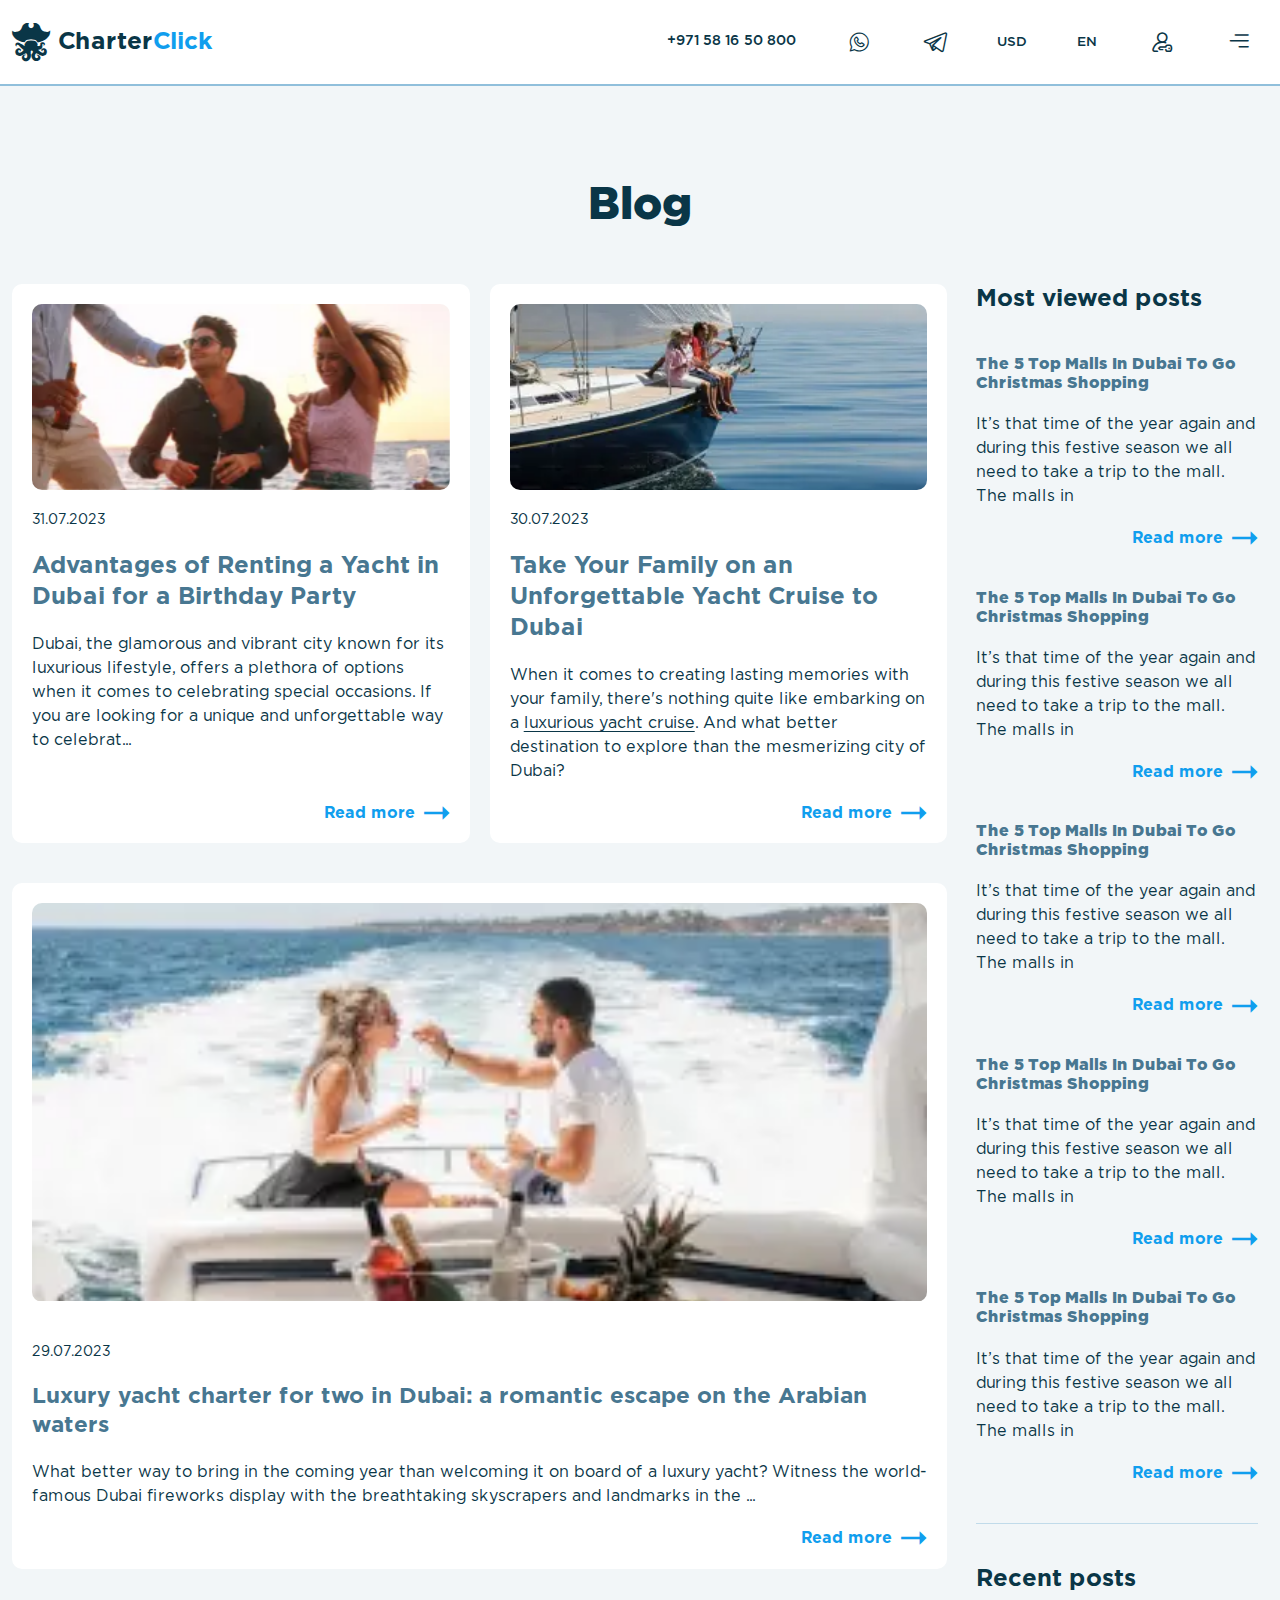
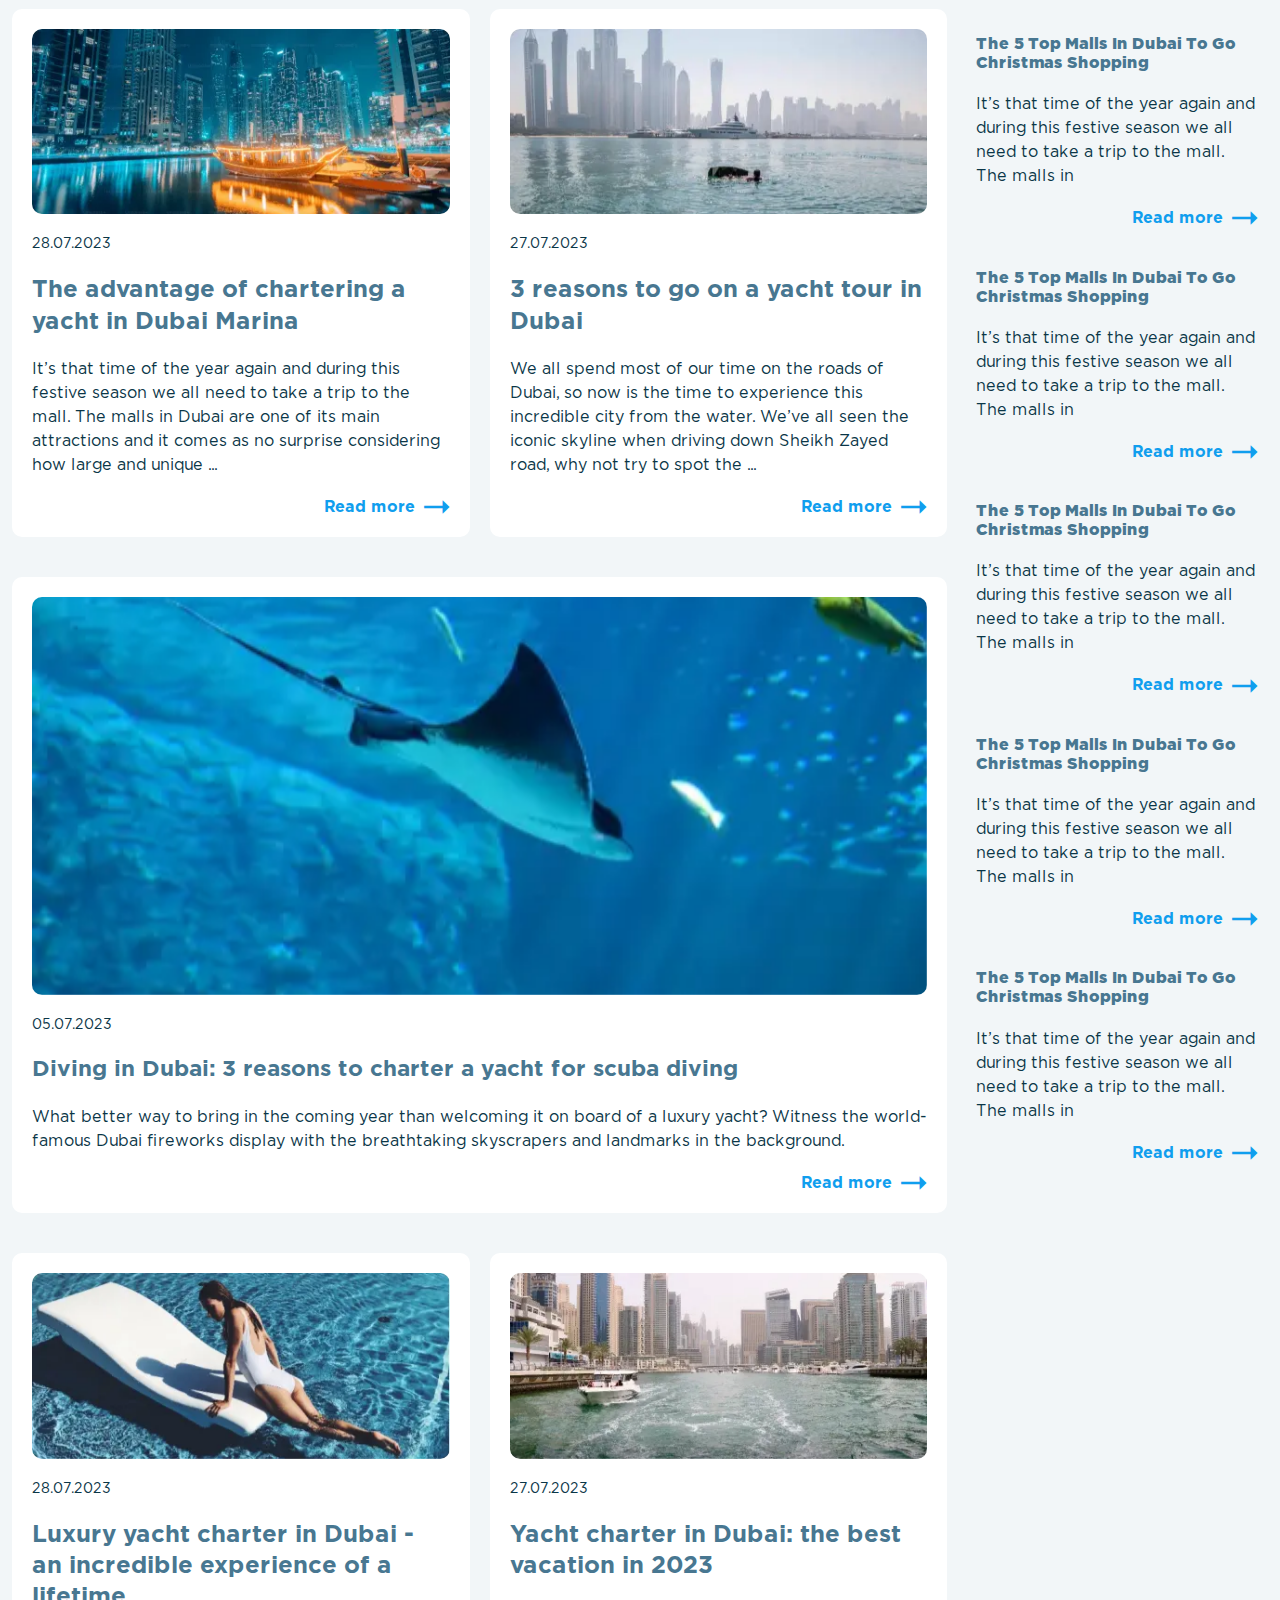
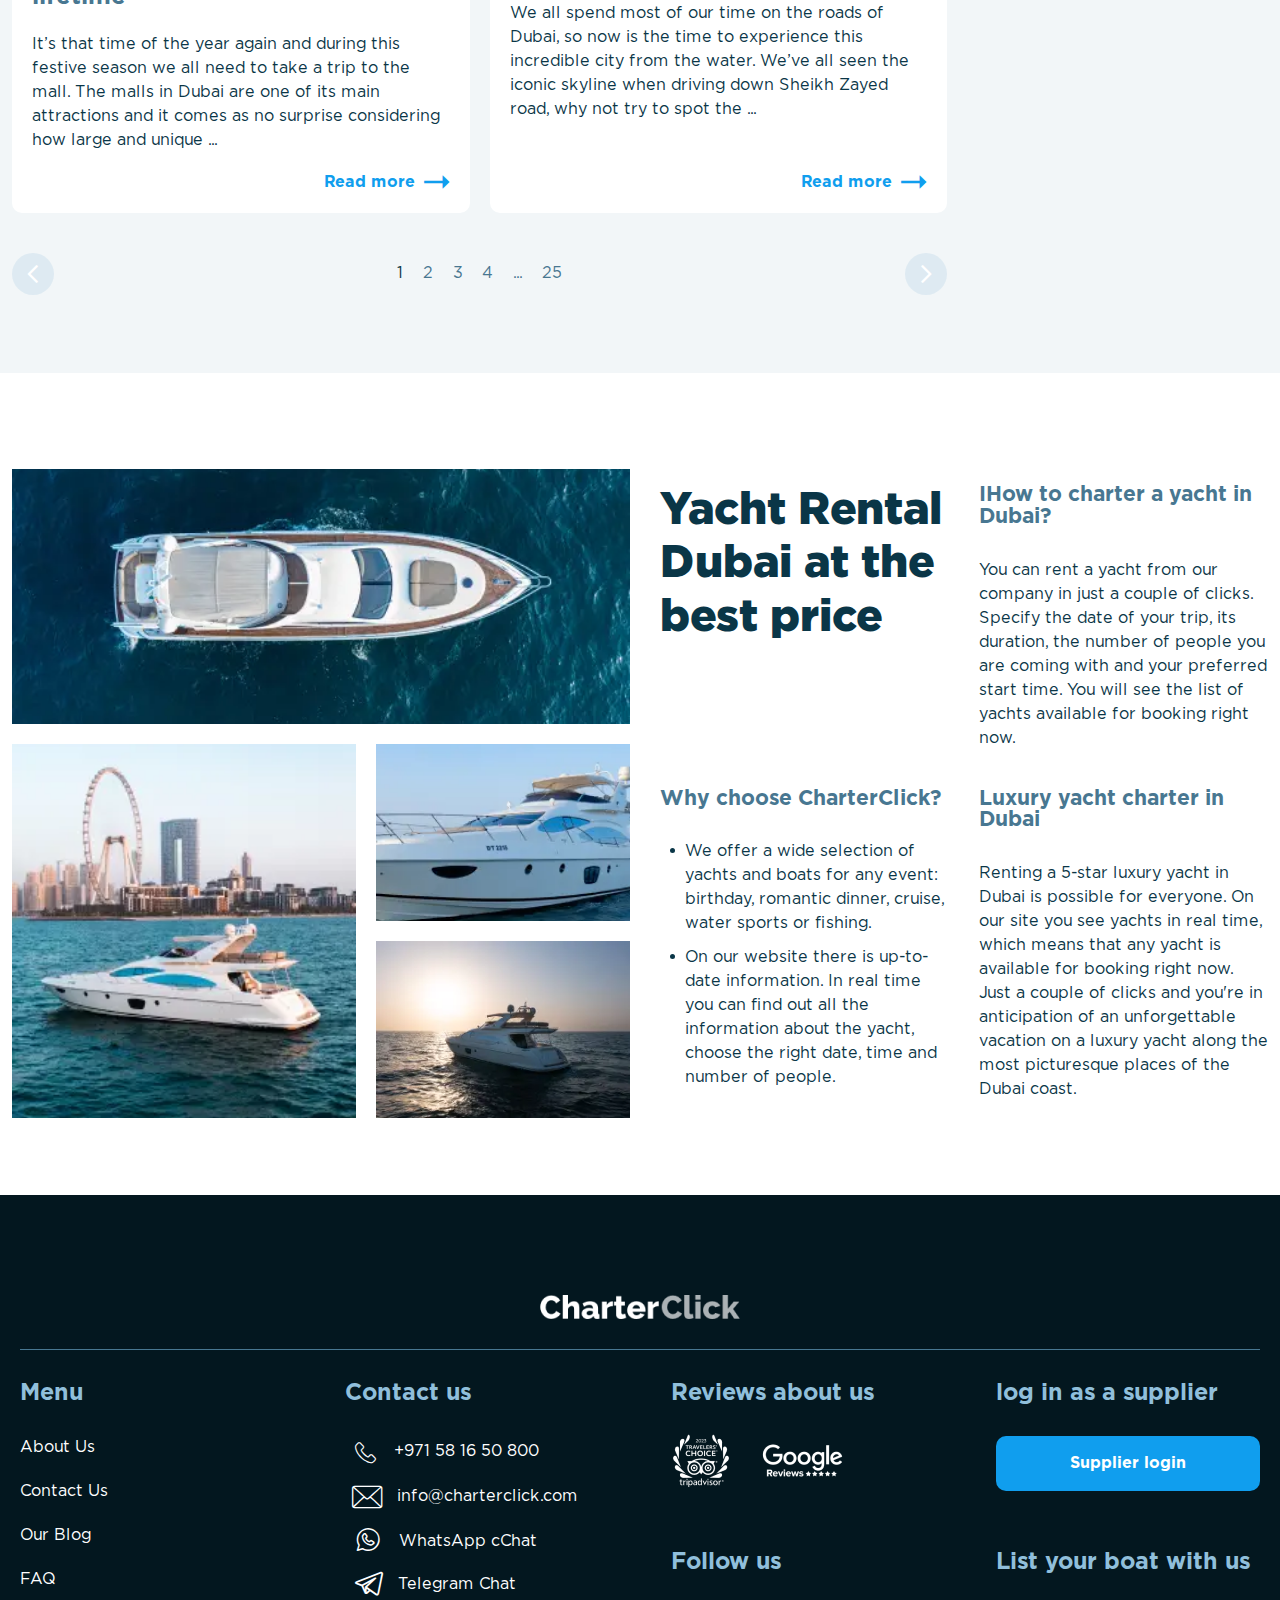
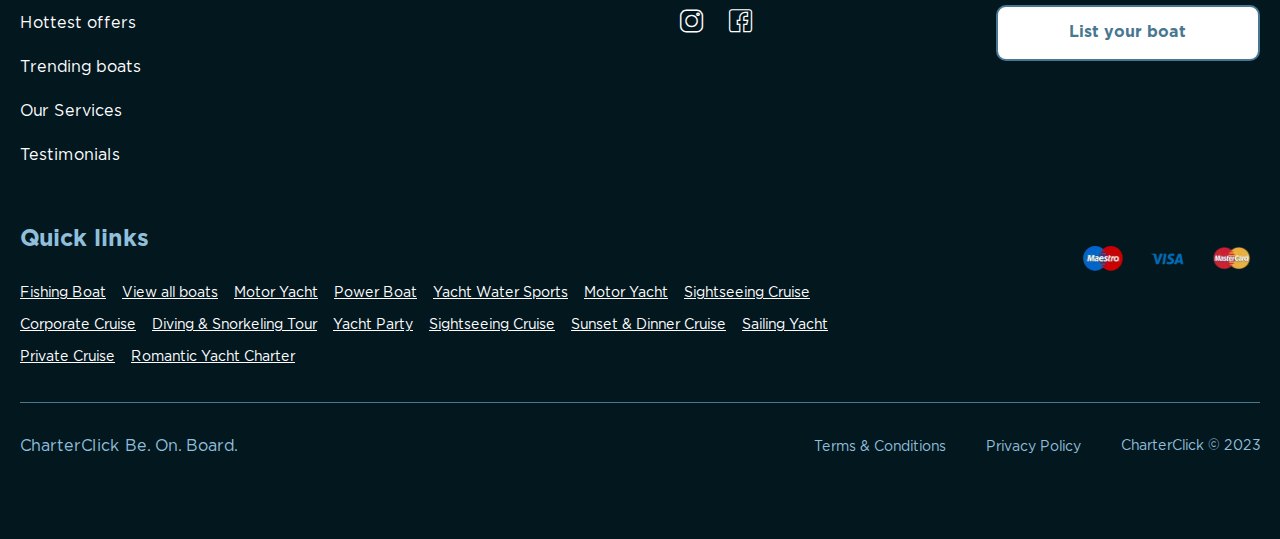
<file: blog.html>
<!doctype html>
<html lang="en">

<head>
	<title>Blog</title>
	<meta charset="UTF-8">
	<meta name="format-detection" content="telephone=no">
	<!-- <style>body{opacity: 0;}</style> -->
	<link rel="stylesheet" href="css/style.min.css?_v=20231024104316">
	<link rel="shortcut icon" href="favicon.ico">
	<!-- <meta name="robots" content="noindex, nofollow"> -->
	<meta name="viewport" content="width=device-width, initial-scale=1.0">
</head>

<body>
	<div class="wrapper">
		<header data-scroll="90" data-scroll-show="500" class="header" data-lp>
			<div class="header__container">
				<a href="index.html" class="header__logo"><span class="_icon-logo"></span><span>Charter</span><span>Click</span></a>
				<div class="header__menu menu">
					<nav class="menu__body">
						<ul class="menu__list" data-one-select>
							<li class="menu__item">
								<a href="tel:+971581650800" class="menu__link">+971 58 16 50 800</a>
							</li>
							<li class="menu__item">
								<a href="" class="menu__whatsapp"><span class="_icon-whatsapp"></span></a>
							</li>
							<li class="menu__item">
								<a href="" class="menu__telegram"><span class="_icon-telegram"></span></a>
							</li>
							<li class="menu__item">
								<select class="menu__type-monye" name="form[]" data-class-modif="form-type-monye">
									<option value="1" selected>usd</option>
									<option value="2">aeg</option>
								</select>
							</li>
							<li class="menu__item">
								<select class="menu__select-lang" name="form[]" data-class-modif="form-lang">
									<option value="1" selected>En</option>
									<option value="2">Ru</option>
								</select>
							</li>
							<li class="menu__item">
								<div class="menu__button _icon-log-in" data-show-modal>
									<div class="menu__actions" data-modal>
										<button data-popup="#popup-login" type="button" class="menu__log-in">
											log In
										</button>
										<button data-popup="#popup-register" type="button" class="menu__register">
											Register
										</button>
									</div>
								</div>
							</li>
						</ul>
					</nav>
					<nav class="menu__second">
						<div class="menu__burger-logo">
							<a href="index.html"><span class="_icon-logo"></span><span>Charter</span><span>Click</span></a>
						</div>
						<h3 class="menu__title">Menu</h3>
						<ul class="menu__second-list">
							<li>
								<a target="_blank" href="hottest-offers.html">Hottest offers</a>
							</li>
							<li>
								<a target="_blank" href="trending-boats.html">Trending boats</a>
							</li>
							<li>
								<a href="#">About Us</a>
							</li>
							<li>
								<a target="_blank" href="our-services.html">Our Services</a>
							</li>
							<li>
								<a target="_blank" href="confirmation.html">Register </a>
							</li>
							<li><a target="_blank" href="faq.html">FAQ</a></li>
							<li><a href="#">Testimonials</a></li>
							<li><a href="#">Our partners</a></li>
							<li><a target="_blank" href="error.html">404</a></li>
						</ul>
						<h3 class="menu__title menu__title--contact">Contact Us</h3>
						<ul class="menu__contacts-list list-contact">
							<li class="list-contact__item">
								<a href="mailto:info@charterclick.com" class="list-contact__link _icon-mail-icon">info@charterclick.com</a>
							</li>
							<li class="list-contact__item">
								<a href="tel:+971581650800" class="list-contact__link _icon-phone-icon">+971 58 16 50 800</a>
							</li>
							<li class="list-contact__item">
								<a href="#" class="list-contact__link _icon-whatsapp">WhatsApp Chat</a>
							</li>
							<li class="list-contact__item">
								<a href="#" class="list-contact__link _icon-telegram">Telegram Chat</a>
							</li>
						</ul>
						<h3 class="menu__title menu__title--follow">Follow Us</h3>
						<ul class="menu__social-list list-social">
							<li class="list-social__item">
								<a href="#" class="list-social__link _icon-instagram"></a>
							</li>
							<li class="list-social__item">
								<a href="#" class="list-social__link _icon-facebook"></a>
							</li>
						</ul>
					</nav>
					<button type="button" class="menu__icon _icon-burger-icon"></button>
				</div>
			</div>
		</header>

		<main class="blog">
			<section class="blog__hero hero-blog">
				<div class="hero-blog__container">
					<h1>Blog</h1>
					<div class="hero-blog__wrapper">
						<div class="hero-blog__info">
							<div class="hero-blog__articles">
								<article class="hero-blog__article">
									<a href="#" class="hero-blog__image">
										<picture><source srcset="img/blog/image_01.webp" type="image/webp"><img src="img/blog/image_01.jpg" alt="image" /></picture>
									</a>
									<div class="hero-blog__body">
										<h4>31.07.2023</h4>
										<a class="hero-blog__card-title" href="blog-item.html">
											Advantages of Renting a Yacht in
											Dubai for a Birthday Party
										</a>
										<p>
											Dubai, the glamorous and
											vibrant city known for its
											luxurious lifestyle, offers
											a plethora of options when
											it comes to celebrating
											special occasions. If you
											are looking for a unique and
											unforgettable way to
											celebrat...
										</p>
									</div>
									<div class="hero-blog__actions">
										<a href="blog-item.html" class="hero-blog__show-more show-more _icon-big-arrow">Read more</a>
									</div>
								</article>
								<article class="hero-blog__article">
									<a href="#" class="hero-blog__image">
										<picture><source srcset="img/blog/image_02.webp" type="image/webp"><img src="img/blog/image_02.jpg" alt="image" /></picture>
									</a>
									<div class="hero-blog__body">
										<h4>30.07.2023</h4>
										<a class="hero-blog__card-title" href="#">
											Take Your Family on an
											Unforgettable Yacht Cruise to
											Dubai
										</a>
										<p>
											When it comes to creating
											lasting memories with your
											family, there's nothing quite
											like embarking on a
											<a href="#">luxurious yacht cruise</a>. And what better destination
											to explore than the mesmerizing
											city of Dubai?
										</p>
									</div>
									<div class="hero-blog__actions">
										<a href="#" class="hero-blog__show-more show-more _icon-big-arrow">Read more</a>
									</div>
								</article>
								<article class="hero-blog__article-big">
									<a href="#" class="hero-blog__image">
										<picture><source srcset="img/blog/image_03.webp" type="image/webp"><img src="img/blog/image_03.jpg" alt="image" /></picture>
									</a>
									<div class="hero-blog__body">
										<h4>29.07.2023</h4>
										<a class="hero-blog__card-title" href="#">
											Luxury yacht charter for two in
											Dubai: a romantic escape on the
											Arabian waters
										</a>
										<p>
											What better way to bring in the
											coming year than welcoming it on
											board of a luxury yacht? Witness
											the world-famous Dubai fireworks
											display with the breathtaking
											skyscrapers and landmarks in the
											...
										</p>
										<div class="hero-blog__actions">
											<a href="#" class="hero-blog__show-more show-more _icon-big-arrow">Read more</a>
										</div>
									</div>
								</article>
								<article class="hero-blog__article">
									<a href="#" class="hero-blog__image">
										<picture><source srcset="img/blog/image_04.webp" type="image/webp"><img src="img/blog/image_04.jpg" alt="image" /></picture>
									</a>
									<div class="hero-blog__body">
										<h4>28.07.2023</h4>
										<a href="#" class="hero-blog__card-title">
											The advantage of chartering a
											yacht in Dubai Marina
										</a>
										<p>
											It’s that time of the year again
											and during this festive season
											we all need to take a trip to
											the mall. The malls in Dubai are
											one of its main attractions and
											it comes as no surprise
											considering how large and unique
											...
										</p>
									</div>
									<div class="hero-blog__actions">
										<a href="#" class="hero-blog__show-more show-more _icon-big-arrow">Read more</a>
									</div>
								</article>
								<article class="hero-blog__article">
									<a href="#" class="hero-blog__image">
										<picture><source srcset="img/blog/image_05.webp" type="image/webp"><img src="img/blog/image_05.jpg" alt="image" /></picture>
									</a>
									<div class="hero-blog__body">
										<h4>27.07.2023</h4>
										<a href="#" class="hero-blog__card-title">
											3 reasons to go on a yacht tour
											in Dubai
										</a>
										<p>
											We all spend most of our time on
											the roads of Dubai, so now is
											the time to experience this
											incredible city from the water.
											We’ve all seen the iconic
											skyline when driving down Sheikh
											Zayed road, why not try to spot
											the ...
										</p>
									</div>
									<div class="hero-blog__actions">
										<a href="#" class="hero-blog__show-more show-more _icon-big-arrow">Read more</a>
									</div>
								</article>
								<article class="hero-blog__article-big">
									<div class="hero-blog__body">
										<h4>05.07.2023</h4>
										<a href="#" class="hero-blog__card-title">
											Diving in Dubai: 3 reasons to
											charter a yacht for scuba diving
										</a>
										<p>
											What better way to bring in the
											coming year than welcoming it on
											board of a luxury yacht? Witness
											the world-famous Dubai fireworks
											display with the breathtaking
											skyscrapers and landmarks in the
											background.
										</p>
										<div class="hero-blog__actions">
											<a href="#" class="hero-blog__show-more show-more _icon-big-arrow">Read more</a>
										</div>
									</div>
									<a href="#" class="hero-blog__image">
										<picture><source srcset="img/blog/image_06.webp" type="image/webp"><img src="img/blog/image_06.jpg" alt="image" /></picture>
									</a>
								</article>
								<article class="hero-blog__article">
									<a href="#" class="hero-blog__image">
										<picture><source srcset="img/blog/image_07.webp" type="image/webp"><img src="img/blog/image_07.jpg" alt="image" /></picture>
									</a>
									<div class="hero-blog__body">
										<h4>28.07.2023</h4>
										<a href="#" class="hero-blog__card-title">
											Luxury yacht charter in Dubai -
											an incredible experience of a
											lifetime
										</a>
										<p>
											It’s that time of the year again
											and during this festive season
											we all need to take a trip to
											the mall. The malls in Dubai are
											one of its main attractions and
											it comes as no surprise
											considering how large and unique
											...
										</p>
									</div>
									<div class="hero-blog__actions">
										<a href="#" class="hero-blog__show-more show-more _icon-big-arrow">Read more</a>
									</div>
								</article>
								<article class="hero-blog__article">
									<a href="#" class="hero-blog__image">
										<picture><source srcset="img/blog/image_08.webp" type="image/webp"><img src="img/blog/image_08.jpg" alt="image" /></picture>
									</a>
									<div class="hero-blog__body">
										<h4>27.07.2023</h4>
										<a href="#" class="hero-blog__card-title">
											Yacht charter in Dubai: the best
											vacation in 2023
										</a>
										<p>
											We all spend most of our time on
											the roads of Dubai, so now is
											the time to experience this
											incredible city from the water.
											We’ve all seen the iconic
											skyline when driving down Sheikh
											Zayed road, why not try to spot
											the ...
										</p>
									</div>
									<div class="hero-blog__actions">
										<a href="#" class="hero-blog__show-more show-more _icon-big-arrow">Read more</a>
									</div>
								</article>
							</div>
							<nav class="hero-blog__menu menu-blog">
								<button type="button" class="menu-blog__rigth-btn _icon-button-arrow"></button>
								<ul>
									<li>
										<a href="#" class="_active-menu">1</a>
									</li>
									<li><a href="#">2</a></li>
									<li><a href="#">3</a></li>
									<li><a href="#">4</a></li>
									<li>...</li>
									<li><a href="#">25</a></li>
								</ul>
								<button type="button" class="menu-blog__left-btn _icon-button-arrow"></button>
							</nav>
							<button class="hero-blog__button-lead button button--card">
								Load more
							</button>
						</div>
						<aside class="hero-blog__aside aside-blog">
							<div class="aside-blog__wrapper">
								<h3>Most viewed posts</h3>
								<article class="aside-blog__post">
									<h4>
										The 5 Top Malls In Dubai To Go
										Christmas Shopping
									</h4>
									<p>
										It’s that time of the year again and
										during this festive season we all
										need to take a trip to the mall. The
										malls in
									</p>
									<a href="#" class="aside-blog__show-more show-more _icon-big-arrow">Read more</a>
								</article>
								<article class="aside-blog__post">
									<h4>
										The 5 Top Malls In Dubai To Go
										Christmas Shopping
									</h4>
									<p>
										It’s that time of the year again and
										during this festive season we all
										need to take a trip to the mall. The
										malls in
									</p>
									<a href="#" class="aside-blog__show-more show-more _icon-big-arrow">Read more</a>
								</article>
								<article class="aside-blog__post">
									<h4>
										The 5 Top Malls In Dubai To Go
										Christmas Shopping
									</h4>
									<p>
										It’s that time of the year again and
										during this festive season we all
										need to take a trip to the mall. The
										malls in
									</p>
									<a href="#" class="aside-blog__show-more show-more _icon-big-arrow">Read more</a>
								</article>
								<article class="aside-blog__post">
									<h4>
										The 5 Top Malls In Dubai To Go
										Christmas Shopping
									</h4>
									<p>
										It’s that time of the year again and
										during this festive season we all
										need to take a trip to the mall. The
										malls in
									</p>
									<a href="#" class="aside-blog__show-more show-more _icon-big-arrow">Read more</a>
								</article>
								<article class="aside-blog__post">
									<h4>
										The 5 Top Malls In Dubai To Go
										Christmas Shopping
									</h4>
									<p>
										It’s that time of the year again and
										during this festive season we all
										need to take a trip to the mall. The
										malls in
									</p>
									<a href="#" class="aside-blog__show-more show-more _icon-big-arrow">Read more</a>
								</article>
							</div>
							<div class="aside-blog__wrapper">
								<h3>Recent posts</h3>
								<article class="aside-blog__post">
									<h4>
										The 5 Top Malls In Dubai To Go
										Christmas Shopping
									</h4>
									<p>
										It’s that time of the year again and
										during this festive season we all
										need to take a trip to the mall. The
										malls in
									</p>
									<a href="#" class="aside-blog__show-more show-more _icon-big-arrow">Read more</a>
								</article>
								<article class="aside-blog__post">
									<h4>
										The 5 Top Malls In Dubai To Go
										Christmas Shopping
									</h4>
									<p>
										It’s that time of the year again and
										during this festive season we all
										need to take a trip to the mall. The
										malls in
									</p>
									<a href="#" class="aside-blog__show-more show-more _icon-big-arrow">Read more</a>
								</article>
								<article class="aside-blog__post">
									<h4>
										The 5 Top Malls In Dubai To Go
										Christmas Shopping
									</h4>
									<p>
										It’s that time of the year again and
										during this festive season we all
										need to take a trip to the mall. The
										malls in
									</p>
									<a href="#" class="aside-blog__show-more show-more _icon-big-arrow">Read more</a>
								</article>
								<article class="aside-blog__post">
									<h4>
										The 5 Top Malls In Dubai To Go
										Christmas Shopping
									</h4>
									<p>
										It’s that time of the year again and
										during this festive season we all
										need to take a trip to the mall. The
										malls in
									</p>
									<a href="#" class="aside-blog__show-more show-more _icon-big-arrow">Read more</a>
								</article>
								<article class="aside-blog__post">
									<h4>
										The 5 Top Malls In Dubai To Go
										Christmas Shopping
									</h4>
									<p>
										It’s that time of the year again and
										during this festive season we all
										need to take a trip to the mall. The
										malls in
									</p>
									<a href="#" class="aside-blog__show-more show-more _icon-big-arrow">Read more</a>
								</article>
							</div>
						</aside>
					</div>
				</div>
			</section>
			<section class="blog__rental rental">
				<div class="rental__container">
					<!-- Оболочка слайдера -->
					<div class="rental__slider swiper">
						<!-- Двигающееся часть слайдера -->
						<div class="rental__wrapper swiper-wrapper">
							<!-- Слайд -->
							<div class="rental__slide swiper-slide">
								<picture><source srcset="img/rental/image_01.webp" type="image/webp"><img src="img/rental/image_01.png" alt="rental" /></picture>
							</div>
							<!-- Слайд -->
							<div class="rental__slide swiper-slide">
								<picture><source srcset="img/rental/image_02.webp" type="image/webp"><img src="img/rental/image_02.png" alt="rental" /></picture>
							</div>
							<!-- Слайд -->
							<div class="rental__slide swiper-slide">
								<picture><source srcset="img/rental/image_03.webp" type="image/webp"><img src="img/rental/image_03.png" alt="rental" /></picture>
							</div>
							<!-- Слайд -->
							<div class="rental__slide swiper-slide">
								<picture><source srcset="img/rental/image_04.webp" type="image/webp"><img src="img/rental/image_04.png" alt="rental" /></picture>
							</div>
						</div>
						<!-- Если нужна пагинация -->
						<div class="rental__swiper-pagination"></div>
					</div>
					<div class="rental__info">
						<h2 data-da=".rental__container,1260,0">
							Yacht Rental Dubai at the best price
						</h2>
						<div class="rental__answers rental__answers--order-1">
							<h3>IHow to charter a yacht in Dubai?</h3>
							<p>
								You can rent a yacht from our company in
								just a couple of clicks. Specify the date of
								your trip, its duration, the number of
								people you are coming with and your
								preferred start time. You will see the list
								of yachts available for booking right now.
							</p>
						</div>
						<div class="rental__answers rental__answers--order-3">
							<h3>Why choose CharterClick?</h3>
							<ul>
								<li>
									We offer a wide selection of yachts and
									boats for any event: birthday, romantic
									dinner, cruise, water sports or
									fishing. 
								</li>
								<li>
									On our website there is up-to-date
									information. In real time you can find
									out all the information about the yacht,
									choose the right date, time and number
									of people. 
								</li>
							</ul>
						</div>
						<div class="rental__answers rental__answers--order-2">
							<h3>Luxury yacht charter in Dubai</h3>
							<p>
								Renting a 5-star luxury yacht in Dubai is
								possible for everyone. On our site you see
								yachts in real time, which means that any
								yacht is available for booking right now.
								Just a couple of clicks and you're in
								anticipation of an unforgettable vacation on
								a luxury yacht along the most picturesque
								places of the Dubai coast.
							</p>
						</div>
					</div>
					<a href="#" class="rental__show-more _icon-big-arrow">Show more
					</a>
				</div>
			</section>
		</main>
		<footer class="footer">
			<div class="footer__small-container">
				<div class="footer__logo">
					<a href="index.html"><picture><source srcset="img/footer/footer-logo.webp" type="image/webp"><img src="img/footer/footer-logo.png" alt="logo" /></picture></a>
				</div>

				<div class="footer__wrapper">
					<div class="footer__menu menu-footer">
						<h3 class="menu-footer__title title--lite-blue-color">Menu</h3>
						<nav class="menu-footer__menu">
							<ul>
								<li><a href="#">About Us</a></li>
								<li><a href="#">Contact Us </a></li>
								<li><a href="#">Our Blog</a></li>
								<li><a href="#">FAQ</a></li>
								<li><a href="#">Hottest offers</a></li>
								<li><a href="#">Trending boats</a></li>
								<li><a href="#">Our Services</a></li>
								<li><a href="#">Testimonials</a></li>
							</ul>
						</nav>
					</div>
					<div class="footer__contact contact-footer">
						<h3 class="contact-footer__title title--lite-blue-color">Contact us</h3>
						<ul class="contact-footer__list">
							<li class="contact-footer__item"><a href="tel:+971581650800" class="contact-footer__phone _icon-phone-icon">+971 58 16 50 800</a></li>
							<li class="contact-footer__item"><a href="mailto:info@charterclick.com" class="contact-footer__mail _icon-mail-icon">info@charterclick.com</a></li>
							<li class="contact-footer__item"><a href="" class="contact-footer__whatsapp _icon-whatsapp">WhatsApp cChat</a></li>
							<li class="contact-footer__item"><a href="" class="contact-footer__telegram _icon-telegram">Telegram Chat</a></li>
						</ul>
					</div>
					<div class="footer__reviews">
						<div class="footer__about-us about-us-footer">
							<h3 class="about-us-footer__title title--lite-blue-color">Reviews about us</h3>
							<ul class="about-us-footer__list">
								<li class="about-us-footer__choice"><picture><source srcset="img/footer/choice.webp" type="image/webp"><img src="img/footer/choice.png" alt="image"></picture></li>
								<li class="about-us-footer__google"><picture><source srcset="img/footer/google-reviews.webp" type="image/webp"><img src="img/footer/google-reviews.png" alt="image"></picture></li>
							</ul>
						</div>
						<div class="footer__follow-us follow-us-footer">
							<h3 class="follow-us-footer__title title--lite-blue-color">Follow us</h3>
							<ul class="follow-us-footer__list">
								<li class="follow-us-footer__item"><a href="#" class="follow-us-footer__link _icon-instagram"></a></li>
								<li class="follow-us-footer__item"><a href="#" class="follow-us-footer__link _icon-facebook"></a></li>
							</ul>
						</div>
					</div>
					<div class="footer__actions">
						<div class="footer__log-in log-in-footer">
							<h3 class="log-in-footer__title title--lite-blue-color">log in as a supplier</h3>
							<button type="button" class="log-in-footer__button button">Supplier login</button>
						</div>
						<div class="footer__log-in log-in-footer">
							<h3 class="log-in-footer__title title--lite-blue-color">List your boat with us</h3>
							<button type="button" class="log-in-footer__btn button button--white">List your boat</button>
						</div>
					</div>
				</div>
				<div class="footer__quick quick-footer">
					<div class="quick-footer__links">
						<h3 class="quick-footer__title title--lite-blue-color">Quick links</h3>
						<ul class="quick-footer__list">
							<li class="quick-footer__item"><a href="#" class="quick-footer__link">Fishing Boat</a></li>
							<li class="quick-footer__item"><a href="#" class="quick-footer__link">View all boats</a></li>
							<li class="quick-footer__item"><a href="#" class="quick-footer__link">Motor Yacht</a></li>
							<li class="quick-footer__item"><a href="#" class="quick-footer__link">Power Boat</a></li>
							<li class="quick-footer__item"><a href="#" class="quick-footer__link">Yacht Water Sports </a></li>
							<li class="quick-footer__item"><a href="#" class="quick-footer__link">Motor Yacht</a></li>
							<li class="quick-footer__item"><a href="#" class="quick-footer__link">Sightseeing Cruise</a></li>
							<li class="quick-footer__item"><a href="#" class="quick-footer__link">Corporate Cruise</a></li>
							<li class="quick-footer__item"><a href="#" class="quick-footer__link">Diving & Snorkeling Tour</a></li>
							<li class="quick-footer__item"><a href="#" class="quick-footer__link">Yacht Party</a></li>
							<li class="quick-footer__item"><a href="#" class="quick-footer__link">Sightseeing Cruise</a></li>
							<li class="quick-footer__item"><a href="#" class="quick-footer__link">Sunset & Dinner Cruise</a></li>
							<li class="quick-footer__item"><a href="#" class="quick-footer__link">Sailing Yacht</a></li>
							<li class="quick-footer__item"><a href="#" class="quick-footer__link">Private Cruise</a></li>
							<li class="quick-footer__item"><a href="#" class="quick-footer__link">Romantic Yacht Charter</a></li>
						</ul>
					</div>
					<ul class="quick-footer__cards">
						<li class="quick-footer__label"><picture><source srcset="img/footer/card-01.webp" type="image/webp"><img src="img/footer/card-01.png" alt="visa"></picture></li>
						<li class="quick-footer__label"><picture><source srcset="img/footer/card-02.webp" type="image/webp"><img src="img/footer/card-02.png" alt="visa"></picture></li>
						<li class="quick-footer__label"><picture><source srcset="img/footer/card-03.webp" type="image/webp"><img src="img/footer/card-03.png" alt="visa"></picture></li>
					</ul>
				</div>
				<div class="footer__info info-footer">
					<p class="info-footer__logo">CharterClick Be. On. Board.</p>
					<ul class="info-footer__list">
						<li class="info-footer__item"><a href="#" class="info-footer__link">Terms & Conditions</a></li>
						<li class="info-footer__item"><a href="#" class="info-footer__link">Privacy Policy</a></li>
						<li class="info-footer__item">
							<p class="info-footer__right">CharterClick &copy; 2023</p>
						</li>
					</ul>
				</div>
			</div>
		</footer>

	</div>
	<div id="popup-book" aria-hidden="true" class="popup popup--book">
		<div class="popup__wrapper">
			<div class="popup__content">
				<button data-close type="button" class="popup__close"></button>
				<div class="search-main">
					<h3 class="search-main__title title title--small">
						Book a boat in a few clicks
					</h3>
					<form class="search-main__forma" action="#" method="POST" data-one-select>
						<input type="hidden" name="durationType" value="1" />
						<div class="search-main__line search-main__line--calendar">
							<label for="date-popup">Date</label>
							<span class="search-main__icon _icon-calendar"></span>
							<input id="date-popup" name="form[date-popup]" data-datepicker autocomplete="off" placeholder="22.03.2023" type="text" />
							<span class="search-main__select-arrow _icon-select-arrow"></span>
						</div>
						<div class="search-main__line">
							<label for="start-time-popup">Start time</label>
							<select name="form[start-time-popup]" id="start-time-popup" data-class-modif="form-n-a" data-scroll>
								<option value="1">7:00</option>
								<option value="2" selected>8:00</option>
								<option value="3">9:00</option>
								<option value="5">10:00</option>
								<option value="6">11:00</option>
								<option value="7">12:00</option>
								<option value="8">13:00</option>
								<option value="9">14:00</option>
								<option value="10">15:00</option>
								<option value="11">16:00</option>
								<option value="12">17:00</option>
								<option value="13">18:00</option>
								<option value="14">19:00</option>
								<option value="15">20:00</option>
							</select>
						</div>
						<div class="search-main__line">
							<label for="duration-popup">Duration</label>
							<select name="form[duration-popup]" id="duration-popup" data-class-modif="form-hors" data-scroll>
								<option value="1">1 hours</option>
								<option value="2">2 hours</option>
								<option value="3">3 hours</option>
								<option value="4" selected>4 hours</option>
								<option value="5">5 hours</option>
								<option value="6">6 hours</option>
								<option value="7">7 hours</option>
								<option value="8">8 hours</option>
								<option value="9">9 hours</option>
								<option value="10">10 hours</option>
								<option value="11">11 hours</option>
								<option value="12">12 hours</option>
								<option value="13">13 hours</option>
								<option value="14">14 hours</option>
								<option value="15">15 hours</option>
							</select>
						</div>
						<div class="search-main__line">
							<label for="passengers-popup">Passengers</label>
							<select name="form[passengers-popup]" id="passengers-popup" data-class-modif="form-passengers" data-scroll>
								<option value="1">1 passengers</option>
								<option value="2">2 passengers</option>
								<option value="3">3 passengers</option>
								<option value="4">4 passengers</option>
								<option value="5">5 passengers</option>
								<option value="6">6 passengers</option>
								<option value="7">7 passengers</option>
								<option value="8">8 passengers</option>
								<option value="9">9 passengers</option>
								<option value="10">10 passengers</option>
								<option value="11">11 passengers</option>
								<option value="12" selected>12 passengers</option>
							</select>
						</div>
						<button type="submit" class="search-main__button button">
							Check availability
						</button>
					</form>
				</div>
			</div>
		</div>
	</div>

	<div id="popup-yacht-card" aria-hidden="true" class="popup popup--yacht-card">
		<div class="popup__wrapper">
			<div class="popup__content">
				<form class="form-yacht" action="#" method="POST">
					<div class="form-yacht__head">
						<div class="form-yacht__price">
							<h4>Prise per 1 hour</h4>
							<p>*Price excludes 5% VAT</p>
						</div>
						<div class="form-yacht__min-duration">
							<h4>AED 1400</h4>
							<p>Min durations 2 hours</p>
						</div>
					</div>
					<div class="form-yacht__body" data-one-select>
						<div class="form-yacht__line form-yacht__line--calendar">
							<label for="calendar-book">Date</label>
							<span class="form-yacht__icon _icon-calendar"></span>
							<input type="text" name="form[calendar-book]" placeholder="22.03.2023" id="calendar-book" data-datepicker required />
							<span class="form-yacht__select-arrow _icon-select-arrow"></span>
						</div>
						<div class="form-yacht__line">
							<label for="start-time-book">Start time</label>
							<select name="form[start-time-book]" data-class-modif="form-n-a-yacht" id="start-time-book" data-scroll>
								<option value="1" selected>8:00</option>
								<option value="2">9:00</option>
								<option value="3">10:00</option>
								<option value="4">11:00</option>
							</select>
						</div>
						<div class="form-yacht__line">
							<label for="duration-book">Duration</label>
							<select name="form[duration-book]" data-class-modif="form-hors-yacht" id="duration-book" data-scroll>
								<option value="1" selected>3 hours</option>
								<option value="2">4 hours</option>
								<option value="3">5 hours</option>
								<option value="4">6 hours</option>
								<option value="5">7 hours</option>
								<option value="6">8 hours</option>
								<option value="7">9 hours</option>
								<option value="8">10 hours</option>
								<option value="9">11 hours</option>
							</select>
						</div>
						<div class="form-yacht__line">
							<label for="passenger-book">Passenger</label>
							<select name="form[passenger-book]" data-class-modif="form-passengers-yacht" id="passenger-book" data-scroll>
								<option value="1" selected>6</option>
								<option value="2">7</option>
								<option value="3">8</option>
								<option value="4">9</option>
								<option value="5">10</option>
								<option value="6">11</option>
								<option value="7">12</option>
								<option value="8">13</option>
								<option value="9">14</option>
							</select>
						</div>
						<button type="submit" class="form-yacht__button button">
							Check availability
						</button>
					</div>
				</form>
			</div>
		</div>
	</div>

	<!-- Form - popups -->
	<!-- Popup by BEM -->
	<div id="popup-login" aria-hidden="true" class="popup popup-in">
		<div class="popup__wrapper">
			<div class="popup__content">
				<button data-close type="button" class="popup__close"></button>
				<div class="popup-in__wrapper">
					<div class="popup-in__title">
						<h2>Log in</h2>
					</div>
					<form class="popup-in__form form-popup" action="#" method="POST">
						<div class="form-popup__lines-wrapper">
							<div class="form-popup__line">
								<input type="email" name="form[email-register]" autocomplete="off" required data-error="" placeholder="Email *" class="input" />
							</div>
							<div class="form-popup__line form-popup__line--mail">
								<input type="password" name="form[password-register]" autocomplete="off" required data-error="" placeholder="Password *" class="input" />
								<button type="button" class="_icon-pass-eye"></button>
							</div>
							<button data-popup="#popup-forgot" type="button" class="form-popup__forgot-btn">
								Forgot password?
							</button>
						</div>
						<div class="form-popup__actions">
							<button type="submit" class="form-popup__button button button--popup">
								Log in
							</button>
							<div class="form-popup__register">
								<p>Donʼt have an account?</p>
								<button data-popup="#popup-register" type="button">
									Register
								</button>
							</div>
						</div>
						<div class="form-popup__social social-popup">
							<p>Or Register with</p>
							<ul>
								<li>
									<a href="#" data-popup="#popup-new-password"><img src="img/popup-icon/google.svg" alt="google" /></a>
								</li>
								<li>
									<a href="#"><img src="img/popup-icon/facebook.svg" alt="facebook" /></a>
								</li>
							</ul>
						</div>
					</form>
				</div>
			</div>
		</div>
	</div>

	<div id="popup-forgot" aria-hidden="true" class="popup popup-in">
		<div class="popup__wrapper">
			<div class="popup__content">
				<button data-close type="button" class="popup__close"></button>
				<div class="popup-in__wrapper">
					<div class="popup-in__title">
						<h3>Forgot password?</h3>
					</div>
					<form class="popup-in__form form-popup" action="#" method="POST">
						<div class="form-popup__text">
							<p>
								Please enter your email address, and we'll send you
								a reset link.
							</p>
						</div>
						<div class="form-popup__lines-wrapper">
							<div class="form-popup__line form-popup__line--mail-small">
								<input type="password" name="form[password-register]" autocomplete="off" required data-error="" placeholder="Password *" class="input" />
								<button type="button" class="_icon-pass-eye"></button>
							</div>
						</div>
						<div class="form-popup__actions">
							<button type="submit" class="form-popup__button button button--popup">
								Reset Password
							</button>
						</div>
					</form>
				</div>
			</div>
		</div>
	</div>

	<div id="popup-new-password" aria-hidden="true" class="popup popup-in">
		<div class="popup__wrapper">
			<div class="popup__content">
				<button data-close type="button" class="popup__close"></button>
				<div class="popup-in__wrapper">
					<form class="popup-in__form form-popup" action="#" method="POST">
						<div class="popup-in__title">
							<h2>New Password</h2>
						</div>
						<div class="form-popup__lines-wrapper">
							<div class="form-popup__line">
								<input type="email" name="form[email-new-password]" autocomplete="off" required data-error="" placeholder="Email *" class="input" />
							</div>
							<div class="form-popup__line form-popup__line--mail">
								<input type="password" name="form[password-new-password]" autocomplete="off" required data-error="" placeholder="Password *" class="input" />
								<button type="button" class="_icon-pass-eye"></button>
							</div>
						</div>
						<div class="form-popup__actions">
							<button type="submit" class="form-popup__button button button--popup">
								Log in
							</button>
						</div>
					</form>
				</div>
			</div>
		</div>
	</div>

	<div id="popup-register" aria-hidden="true" class="popup popup-in">
		<div class="popup__wrapper">
			<div class="popup__content">
				<button data-close type="button" class="popup__close"></button>
				<div class="popup-in__wrapper">
					<form class="popup-in__form form-popup" action="#" method="POST">
						<div class="popup-in__title">
							<h2>Register</h2>
						</div>
						<div class="form-popup__as">
							<h4>do you want to register as</h4>
							<div class="form-popup__buttons-block">
								<button type="button">
									<span>Owner</span><span class="_icon-info"></span>
								</button>
								<div class="form-popup__border-line"></div>
								<button data-popup="#popup-register-as-agent" type="button">
									<span>Agent</span><span class="_icon-info"></span>
								</button>
							</div>
						</div>
						<div class="form-popup__lines-wrapper">
							<div class="form-popup__line">
								<input type="email" name="form[email-register]" autocomplete="off" required data-error="" placeholder="Email *" class="input" />
							</div>
							<div class="form-popup__line form-popup__line--mail">
								<input type="password" name="form[password-register]" autocomplete="off" required data-error="" placeholder="Password *" class="input" />
								<button type="button" class="_icon-pass-eye"></button>
							</div>
						</div>
						<div class="form-popup__actions">
							<button type="submit" class="form-popup__button button button--popup">
								Next
							</button>
						</div>
						<div class="form-popup__social social-popup">
							<p>Or Register with</p>
							<ul>
								<li>
									<a href="#" data-popup="#popup-new-password"><img src="img/popup-icon/google.svg" alt="google" /></a>
								</li>
								<li>
									<a href="#"><img src="img/popup-icon/facebook.svg" alt="facebook" /></a>
								</li>
							</ul>
						</div>
					</form>
				</div>
			</div>
		</div>
	</div>

	<div id="popup-register-as-agent" aria-hidden="true" class="popup popup-in">
		<div class="popup__wrapper">
			<div class="popup__content">
				<button data-close type="button" class="popup__close"></button>
				<div class="popup-in__wrapper">
					<form class="popup-in__form form-popup" action="#" method="POST">
						<div class="popup-in__title">
							<h2>Register</h2>
							<h4>as Agent</h4>
						</div>
						<div class="form-popup__lines-wrapper">
							<div class="form-popup__user-line">
								<div class="form-popup__line">
									<input type="text" name="form[first-name]" autocomplete="off" required data-error="" placeholder="First name *" class="input" />
								</div>
								<div class="form-popup__line">
									<input type="text" name="form[last-name]" autocomplete="off" required data-error="" placeholder="Last name *" class="input" />
								</div>
							</div>
							<div class="form-popup__line">
								<input type="text" name="form[register-us-agent-country]" autocomplete="off" required data-error="" placeholder="Country *" class="input" />
							</div>
							<div class="form-popup__line">
								<input type="tel" name="form[register-us-agent-phone-number]" autocomplete="off" required data-error="" placeholder="Phone Number *" class="input" />
								<button type="button" class="_icon-pass-eye"></button>
							</div>
							<div class="form-popup__options options-popup">
								<div class="options-popup__item">
									<input id="individual" class="options-popup__input" type="radio" value="Individual Enterpreneur" name="register-as-agent" />
									<label for="individual" class="options-popup__label">
										<span class="options-popup__checked"></span>
										<span class="options-popup__text">
											Individual Enterpreneur</span><span class="options-popup__button _icon-info"></span></label>
								</div>
								<div class="options-popup__item">
									<input id="company" class="options-popup__input" type="radio" value="Company" name="register-as-agent" />
									<label for="company" class="options-popup__label">
										<span class="options-popup__checked"></span>
										<span class="options-popup__text">Company</span><span class="options-popup__button _icon-info"></span></label>
								</div>
							</div>
							<div class="form-popup__line">
								<input type="text" name="form[company-name]" autocomplete="off" required data-error="" placeholder="Company name *" class="input" />
								<!-- Під питанням ця кнопка - навіщо вона тут? -->
								<!-- <a href="#"
                                type="button"
                                class="form-popup__button-info _icon-info"
                            ></a> -->
							</div>
						</div>
						<div class="form-popup__checkbox checkbox">
							<input id="agree" data-error="" class="checkbox__input" type="checkbox" value="agree" name="form[]" />
							<label for="agree" class="checkbox__label"><span class="checkbox__checked"></span><span class="checkbox__text">I agree with Terms and Conditions</span></label>
						</div>
						<div class="form-popup__actions">
							<button type="submit" class="form-popup__button button button--popup">
								Next
							</button>
						</div>
					</form>
				</div>
			</div>
		</div>
	</div>

	<!-- Попап який буде після відправки форми із сторінки Confirmation -->

	<div id="successfully-booked" aria-hidden="true" class="popup successfully-booked">
		<div class="popup__wrapper">
			<div class="popup__content">
				<button data-close type="button" class="popup__close"></button>
				<div class="successfully-booked__body">
					<h3>Woohoo!</h3>
					<h4>Successfully booked</h4>
					<div class="successfully-booked__text">
						<p>We have sent you booking confirmation to your email <span>Youremail@gmail.com</span></p>
					</div>
				</div>
			</div>
		</div>
	</div>

	<!-- Popup Apply offers -->
	<div id="apply-offers" aria-hidden="true" class="popup apply-offers">
		<div class="popup__wrapper">
			<div class="popup__content">
				<button data-close type="button" class="popup__close"></button>
				<div class="apply-offers__body">
					<h3>Choose your preferred timings</h3>
					<form class="apply-offers__forma" action="#" method="POST" data-one-select>
						<input type="hidden" name="durationType" value="1" />
						<div class="apply-offers__line apply-offers__line--calendar">
							<label for="date-popup-apply-offers">Date</label>
							<span class="apply-offers__select-arrow _icon-select-arrow"></span>
							<input id="date-popup-apply-offers" name="form[date-popup-apply-offers]" data-datepicker autocomplete="off" placeholder="22.03.2023" type="text" />
							<span class="apply-offers__icon _icon-calendar"></span>
						</div>
						<div class="apply-offers__line">
							<label for="start-time-popup-apply-offers">Start time</label>
							<select name="form[start-time-popup-apply-offers]" id="start-time-popup-apply-offers" data-class-modif="form-n-a-apply-offers" data-scroll>
								<option value="1">7:00</option>
								<option value="2" selected>8:00</option>
								<option value="3">9:00</option>
								<option value="5">10:00</option>
								<option value="6">11:00</option>
								<option value="7">12:00</option>
								<option value="8">13:00</option>
								<option value="9">14:00</option>
								<option value="10">15:00</option>
								<option value="11">16:00</option>
								<option value="12">17:00</option>
								<option value="13">18:00</option>
								<option value="14">19:00</option>
								<option value="15">20:00</option>
							</select>
						</div>
						<div class="apply-offers__line">
							<label for="duration-popup-apply-offers">Duration</label>
							<select name="form[duration-popup-apply-offers]" id="duration-popup-apply-offers" data-class-modif="form-hors-apply-offers" data-scroll>
								<option value="1">1 hours</option>
								<option value="2">2 hours</option>
								<option value="3">3 hours</option>
								<option value="4" selected>4 hours</option>
								<option value="5">5 hours</option>
								<option value="6">6 hours</option>
								<option value="7">7 hours</option>
								<option value="8">8 hours</option>
								<option value="9">9 hours</option>
								<option value="10">10 hours</option>
								<option value="11">11 hours</option>
								<option value="12">12 hours</option>
								<option value="13">13 hours</option>
								<option value="14">14 hours</option>
								<option value="15">15 hours</option>
							</select>
						</div>
						<div class="apply-offers__line">
							<label for="passengers-popup-apply-offers">Passengers</label>
							<select name="form[passengers-popup-apply-offers]" id="passengers-popup-apply-offers" data-class-modif="form-passengers-apply-offers" data-scroll>
								<option value="1">1 passengers</option>
								<option value="2">2 passengers</option>
								<option value="3">3 passengers</option>
								<option value="4">4 passengers</option>
								<option value="5">5 passengers</option>
								<option value="6">6 passengers</option>
								<option value="7">7 passengers</option>
								<option value="8">8 passengers</option>
								<option value="9">9 passengers</option>
								<option value="10">10 passengers</option>
								<option value="11">11 passengers</option>
								<option value="12" selected>12 passengers</option>
							</select>
						</div>
						<button type="submit" class="apply-offers__button button">
							Apple
						</button>
					</form>
				</div>
			</div>
		</div>
	</div>
	<script src="js/app.min.js?_v=20231024104316"></script>
</body>

</html>
</file>
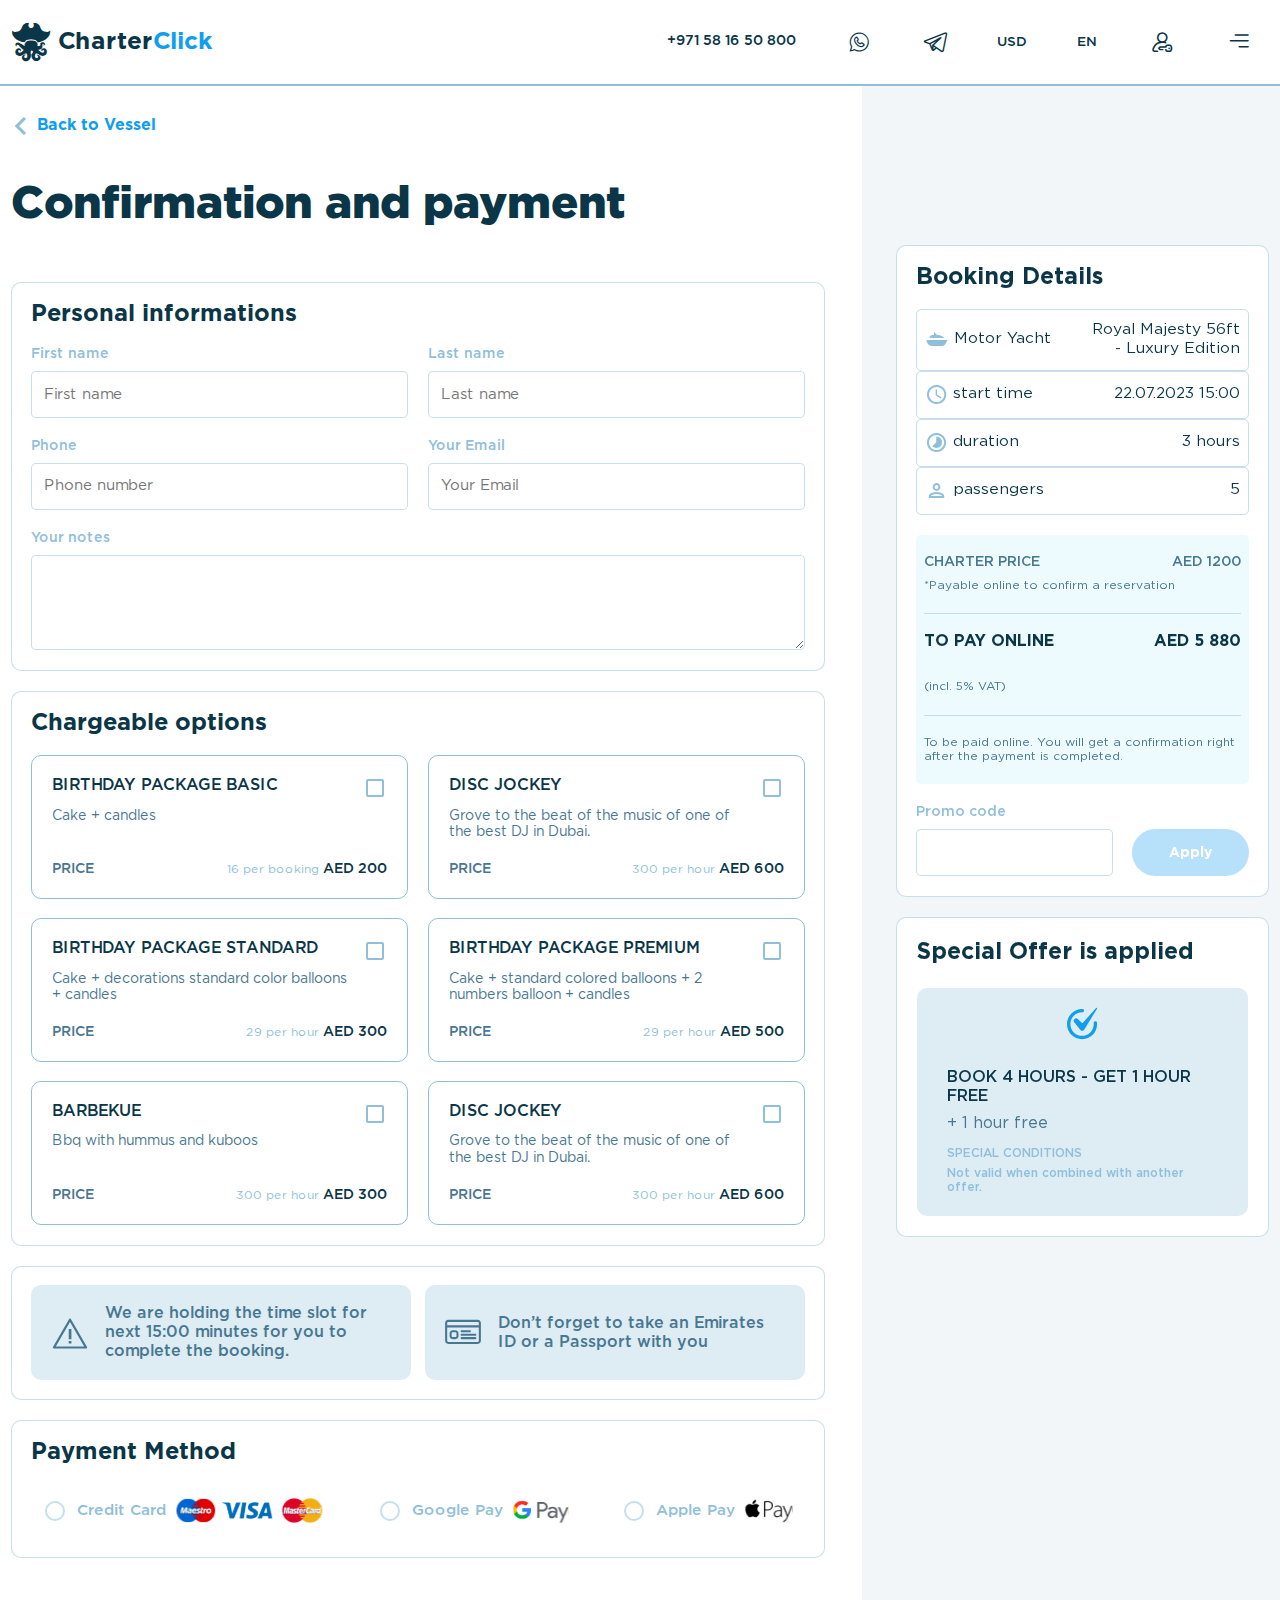
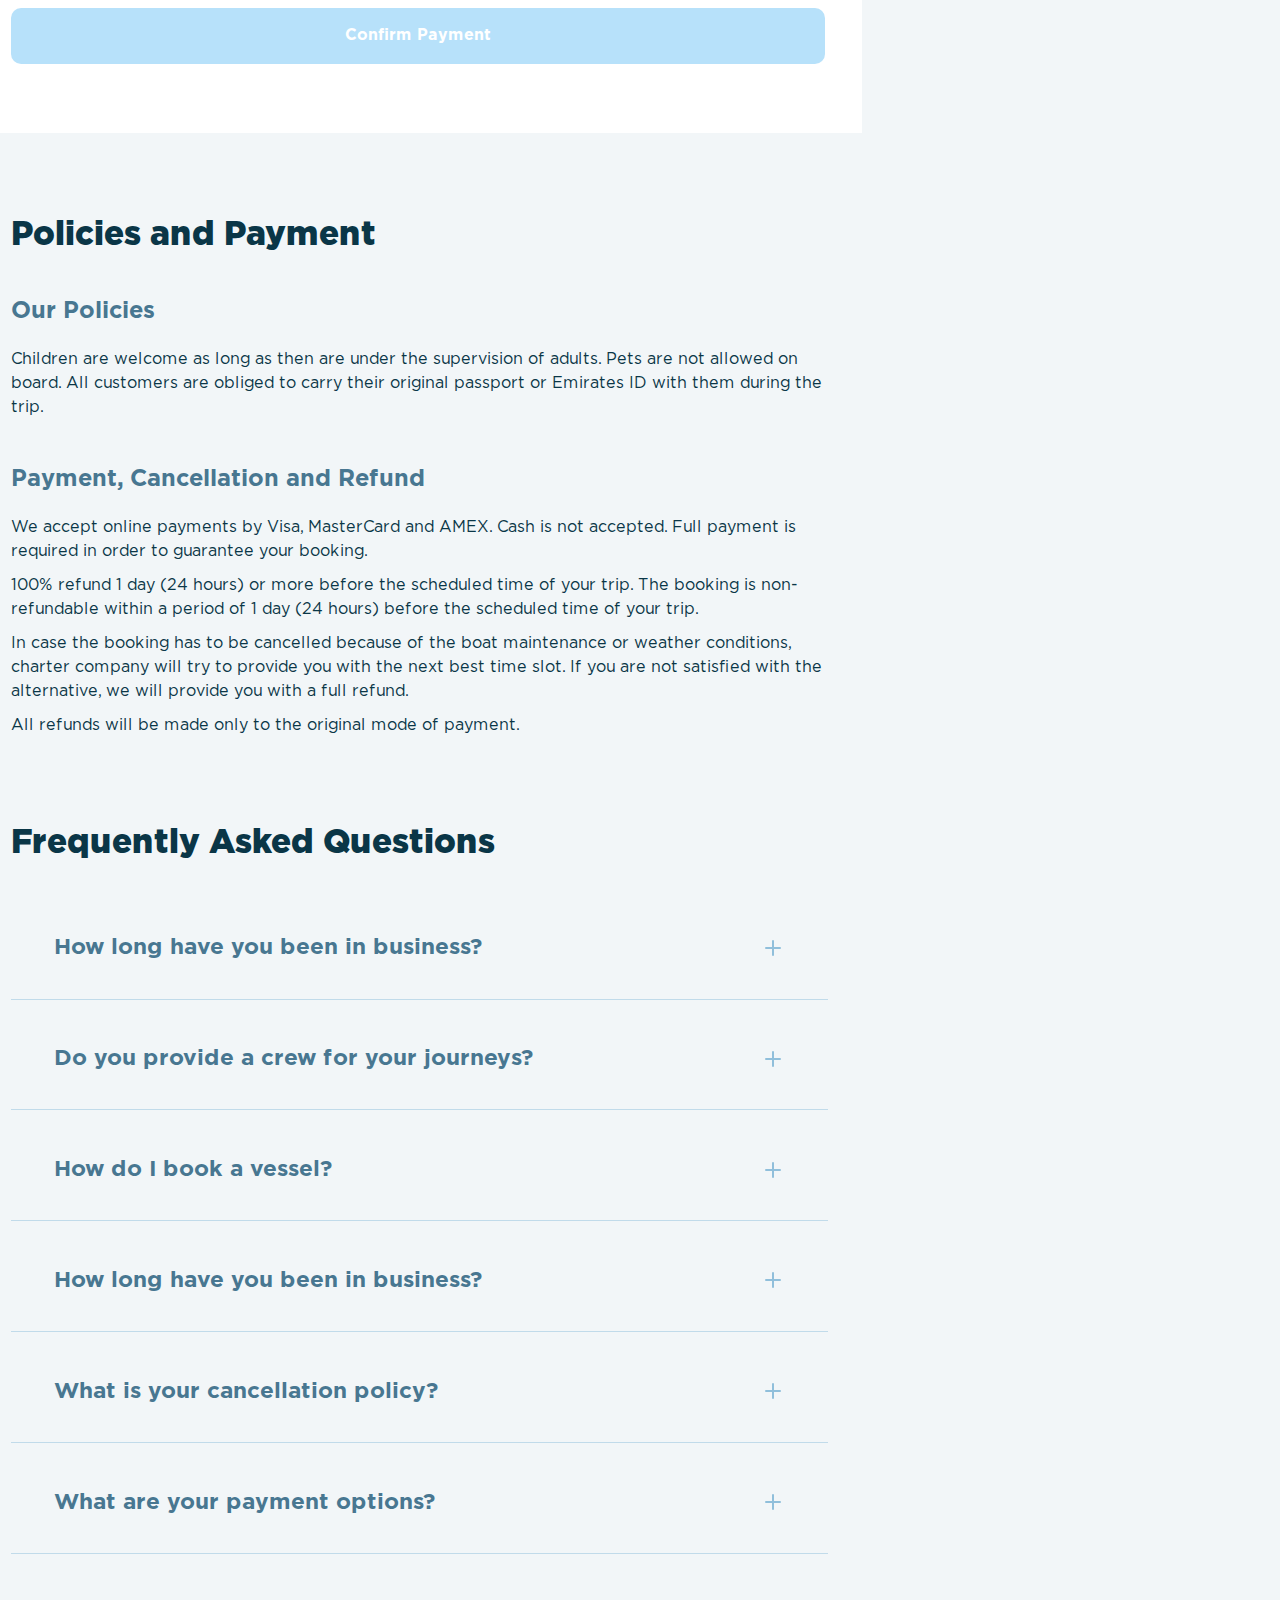
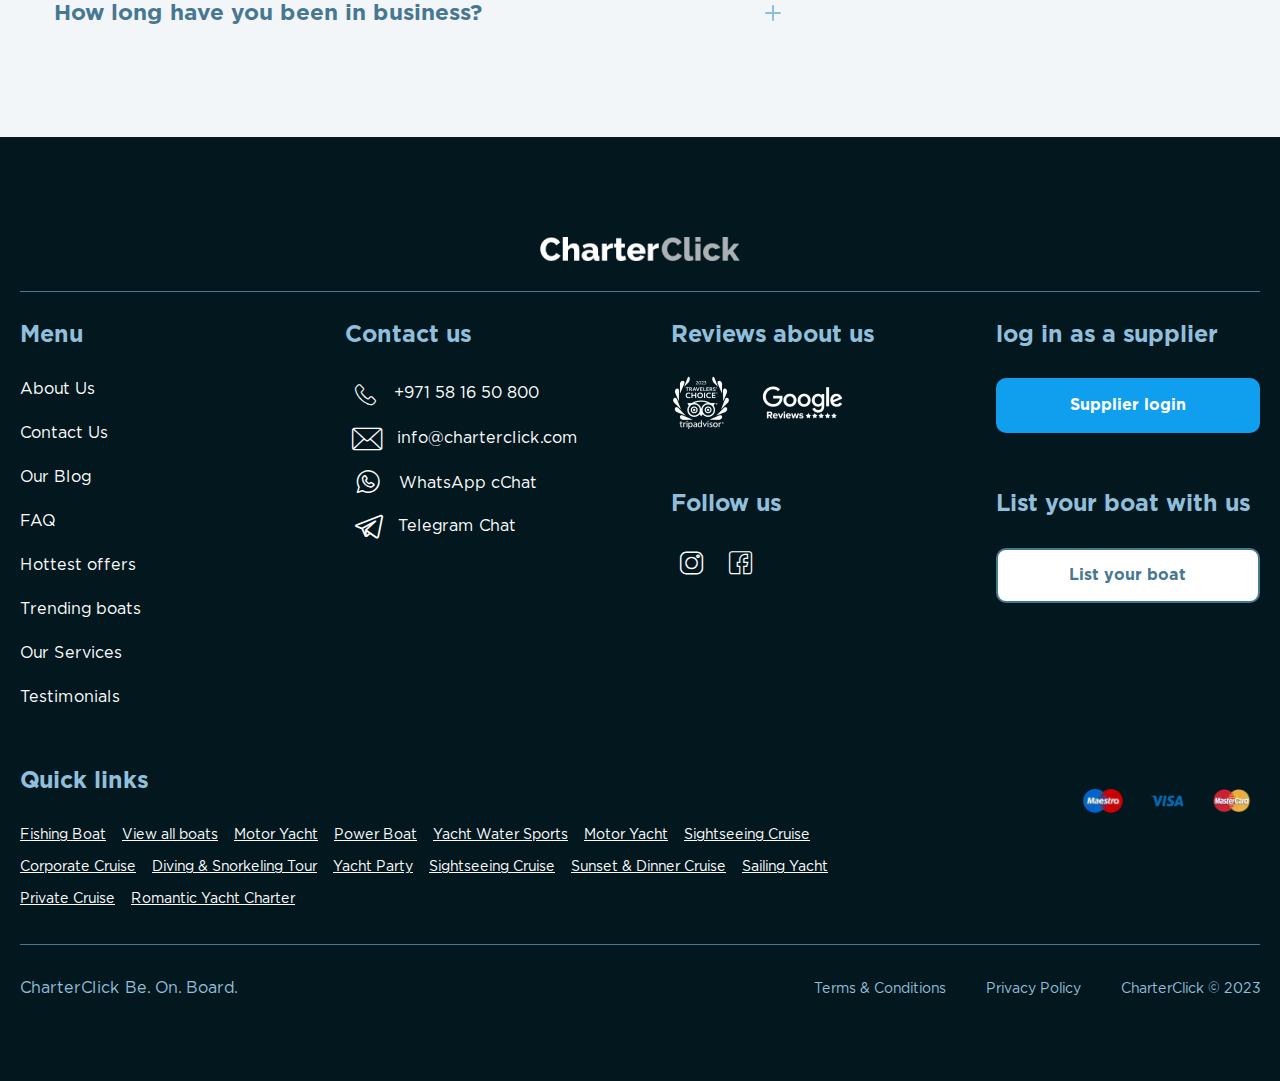
<file: confirmation.html>
<!doctype html>
<html lang="en">

<head>
	<title>Confirmation and paymant</title>
	<meta charset="UTF-8">
	<meta name="format-detection" content="telephone=no">
	<!-- <style>body{opacity: 0;}</style> -->
	<link rel="stylesheet" href="css/style.min.css?_v=20231024104316">
	<link rel="shortcut icon" href="favicon.ico">
	<!-- <meta name="robots" content="noindex, nofollow"> -->
	<meta name="viewport" content="width=device-width, initial-scale=1.0">
</head>

<body>
	<div class="wrapper">
		<header data-scroll="90" data-scroll-show="500" class="header" data-lp>
			<div class="header__container">
				<a href="index.html" class="header__logo"><span class="_icon-logo"></span><span>Charter</span><span>Click</span></a>
				<div class="header__menu menu">
					<nav class="menu__body">
						<ul class="menu__list" data-one-select>
							<li class="menu__item">
								<a href="tel:+971581650800" class="menu__link">+971 58 16 50 800</a>
							</li>
							<li class="menu__item">
								<a href="" class="menu__whatsapp"><span class="_icon-whatsapp"></span></a>
							</li>
							<li class="menu__item">
								<a href="" class="menu__telegram"><span class="_icon-telegram"></span></a>
							</li>
							<li class="menu__item">
								<select class="menu__type-monye" name="form[]" data-class-modif="form-type-monye">
									<option value="1" selected>usd</option>
									<option value="2">aeg</option>
								</select>
							</li>
							<li class="menu__item">
								<select class="menu__select-lang" name="form[]" data-class-modif="form-lang">
									<option value="1" selected>En</option>
									<option value="2">Ru</option>
								</select>
							</li>
							<li class="menu__item">
								<div class="menu__button _icon-log-in" data-show-modal>
									<div class="menu__actions" data-modal>
										<button data-popup="#popup-login" type="button" class="menu__log-in">
											log In
										</button>
										<button data-popup="#popup-register" type="button" class="menu__register">
											Register
										</button>
									</div>
								</div>
							</li>
						</ul>
					</nav>
					<nav class="menu__second">
						<div class="menu__burger-logo">
							<a href="index.html"><span class="_icon-logo"></span><span>Charter</span><span>Click</span></a>
						</div>
						<h3 class="menu__title">Menu</h3>
						<ul class="menu__second-list">
							<li>
								<a target="_blank" href="hottest-offers.html">Hottest offers</a>
							</li>
							<li>
								<a target="_blank" href="trending-boats.html">Trending boats</a>
							</li>
							<li>
								<a href="#">About Us</a>
							</li>
							<li>
								<a target="_blank" href="our-services.html">Our Services</a>
							</li>
							<li>
								<a target="_blank" href="confirmation.html">Register </a>
							</li>
							<li><a target="_blank" href="faq.html">FAQ</a></li>
							<li><a href="#">Testimonials</a></li>
							<li><a href="#">Our partners</a></li>
							<li><a target="_blank" href="error.html">404</a></li>
						</ul>
						<h3 class="menu__title menu__title--contact">Contact Us</h3>
						<ul class="menu__contacts-list list-contact">
							<li class="list-contact__item">
								<a href="mailto:info@charterclick.com" class="list-contact__link _icon-mail-icon">info@charterclick.com</a>
							</li>
							<li class="list-contact__item">
								<a href="tel:+971581650800" class="list-contact__link _icon-phone-icon">+971 58 16 50 800</a>
							</li>
							<li class="list-contact__item">
								<a href="#" class="list-contact__link _icon-whatsapp">WhatsApp Chat</a>
							</li>
							<li class="list-contact__item">
								<a href="#" class="list-contact__link _icon-telegram">Telegram Chat</a>
							</li>
						</ul>
						<h3 class="menu__title menu__title--follow">Follow Us</h3>
						<ul class="menu__social-list list-social">
							<li class="list-social__item">
								<a href="#" class="list-social__link _icon-instagram"></a>
							</li>
							<li class="list-social__item">
								<a href="#" class="list-social__link _icon-facebook"></a>
							</li>
						</ul>
					</nav>
					<button type="button" class="menu__icon _icon-burger-icon"></button>
				</div>
			</div>
		</header>

		<main class="confirmation">
			<form method="POST" action="#" data-spollers="991.98, max" data-tabs data-tabs-animate="500" class="confirmation__booking">
				<div class="confirmation__container">
					<div class="confirmation__main main-cofirmation">
						<div class="main-cofirmation__top">
							<nav class="main-cofirmation__breadcrumbs breadcrumbs">
								<ul>
									<li>
										<a href="#"><span class="_icon-select-arrow"></span>Back to Vessel</a>
									</li>
								</ul>
							</nav>
							<h1>Confirmation and payment</h1>
							<div class="main-cofirmation__form">
								<div class="main-cofirmation__personal-info personal-info">
									<h2 data-spoller class="personal-info__title">
										Personal informations <span></span>
									</h2>
									<div class="personal-info__body">
										<div class="personal-info__lines-wrapper">
											<div class="personal-info__line">
												<label for="fname">First name</label>
												<input type="text" name="form[fname]" required autocomplete="off" data-error="" id="fname" placeholder="First name" class="input" tabindex="1" />
											</div>
											<div class="personal-info__line">
												<label for="lname">Last name</label>
												<input type="text" name="form[lname]" required autocomplete="off" data-error="" id="lname" placeholder="Last name" class="input" tabindex="2" />
											</div>
										</div>
										<div class="personal-info__lines-wrapper">
											<div class="personal-info__line">
												<label for="tel">Phone</label>
												<input type="tel" name="form[tel]" required autocomplete="off" data-error="" id="tel" placeholder="Phone number" class="input" tabindex="3" />
											</div>
											<div class="personal-info__line">
												<label for="email">Your Email</label>
												<input type="email" name="form[email]" required autocomplete="off" data-error="" id="email" placeholder="Your Email" class="input" tabindex="4" />
											</div>
										</div>
										<div class="personal-info__textarea">
											<label for="message">Your notes</label>
											<textarea name="form[message]" id="message" autocomplete="off" tabindex="5"></textarea>
										</div>
									</div>
								</div>
								<div class="main-cofirmation__options options-conf">
									<h2 data-spoller class="options-conf__title">
										Chargeable options <span></span>
									</h2>
									<div class="options-conf__body">
										<div class="options-conf__list">
											<div class="options-conf__item">
												<input id="opt-01" class="options-conf__input" type="checkbox" value="BIRTHDAY PACKAGE BASIC   " name="Chargeable options" />
												<label for="opt-01" class="options-conf__label">
													<span class="options-conf__wrapper">
														<span class="options-conf__top">
															<span class="options-conf__labels">
																<span class="options-conf__type-option">BIRTHDAY
																	PACKAGE
																	BASIC</span>
																<span class="options-conf__value-option">Cake +
																	candles</span>
															</span>
															<span class="options-conf__check"></span>
														</span>
														<span class="options-conf__price-block">
															<span class="options-conf__price-label">PRICE</span>
															<span class="options-conf__price-values">
																<span class="options-conf__per-book">16 per
																	booking</span>
																<span class="options-conf__price">AED
																	<span>200</span></span>
															</span>
														</span>
													</span>
												</label>
											</div>
											<div class="options-conf__item">
												<input id="opt-02" class="options-conf__input" type="checkbox" value="DISC JOCKEY" name="Chargeable options" />
												<label for="opt-02" class="options-conf__label">
													<span class="options-conf__wrapper">
														<span class="options-conf__top">
															<span class="options-conf__labels">
																<span class="options-conf__type-option">DISC
																	JOCKEY</span>
																<span class="options-conf__value-option">Grove
																	to the
																	beat of
																	the
																	music of
																	one of
																	the best
																	DJ in
																	Dubai.</span>
															</span>
															<span class="options-conf__check"></span>
														</span>
														<span class="options-conf__price-block">
															<span class="options-conf__price-label">PRICE</span>
															<span class="options-conf__price-values">
																<span class="options-conf__per-book">300 per
																	hour</span>
																<span class="options-conf__price">AED
																	<span>600</span></span>
															</span>
														</span>
													</span>
												</label>
											</div>
											<div class="options-conf__item">
												<input id="opt-03" class="options-conf__input" type="checkbox" value="BIRTHDAY PACKAGE STANDARD" name="Chargeable options" />
												<label for="opt-03" class="options-conf__label">
													<span class="options-conf__wrapper">
														<span class="options-conf__top">
															<span class="options-conf__labels">
																<span class="options-conf__type-option">BIRTHDAY
																	PACKAGE
																	STANDARD</span>
																<span class="options-conf__value-option">Cake +
																	decorations
																	standard
																	color
																	balloons
																	+
																	candles</span>
															</span>
															<span class="options-conf__check"></span>
														</span>
														<span class="options-conf__price-block">
															<span class="options-conf__price-label">PRICE</span>
															<span class="options-conf__price-values">
																<span class="options-conf__per-book">29 per
																	hour</span>
																<span class="options-conf__price">AED
																	<span>300</span></span>
															</span>
														</span>
													</span>
												</label>
											</div>
											<div class="options-conf__item">
												<input id="opt-04" class="options-conf__input" type="checkbox" value="BIRTHDAY PACKAGE PREMIUM" name="Chargeable options" />
												<label for="opt-04" class="options-conf__label">
													<span class="options-conf__wrapper">
														<span class="options-conf__top">
															<span class="options-conf__labels">
																<span class="options-conf__type-option">BIRTHDAY
																	PACKAGE
																	PREMIUM</span>
																<span class="options-conf__value-option">
																	Cake +
																	standard
																	colored
																	balloons
																	+ 2
																	numbers
																	balloon
																	+
																	candles</span>
															</span>
															<span class="options-conf__check"></span>
														</span>
														<span class="options-conf__price-block">
															<span class="options-conf__price-label">PRICE</span>
															<span class="options-conf__price-values">
																<span class="options-conf__per-book">29 per
																	hour</span>
																<span class="options-conf__price">AED
																	<span>500</span></span>
															</span>
														</span>
													</span>
												</label>
											</div>
											<div class="options-conf__item">
												<input id="opt-05" class="options-conf__input" type="checkbox" value="BARBEKUE" name="Chargeable options" />
												<label for="opt-05" class="options-conf__label">
													<span class="options-conf__wrapper">
														<span class="options-conf__top">
															<span class="options-conf__labels">
																<span class="options-conf__type-option">BARBEKUE</span>
																<span class="options-conf__value-option">Bbq
																	with
																	hummus
																	and
																	kuboos</span>
															</span>
															<span class="options-conf__check"></span>
														</span>
														<span class="options-conf__price-block">
															<span class="options-conf__price-label">PRICE</span>
															<span class="options-conf__price-values">
																<span class="options-conf__per-book">300 per
																	hour</span>
																<span class="options-conf__price">AED
																	<span>300</span></span>
															</span>
														</span>
													</span>
												</label>
											</div>
											<div class="options-conf__item">
												<input id="opt-06" class="options-conf__input" type="checkbox" value="DISC JOCKEY" name="Chargeable options" />
												<label for="opt-06" class="options-conf__label">
													<span class="options-conf__wrapper">
														<span class="options-conf__top">
															<span class="options-conf__labels">
																<span class="options-conf__type-option">DISC
																	JOCKEY</span>
																<span class="options-conf__value-option">Grove
																	to the
																	beat of
																	the
																	music of
																	one of
																	the best
																	DJ in
																	Dubai.</span>
															</span>
															<span class="options-conf__check"></span>
														</span>
														<span class="options-conf__price-block">
															<span class="options-conf__price-label">PRICE</span>
															<span class="options-conf__price-values">
																<span class="options-conf__per-book">300 per
																	hour</span>
																<span class="options-conf__price">AED
																	<span>600</span></span>
															</span>
														</span>
													</span>
												</label>
											</div>
										</div>
									</div>
								</div>
								<div class="main-cofirmation__warning warning-conf">
									<div class="warning-conf__item">
										<div class="warning-conf__icon">
											<img src="img/confirmation/warning.svg" alt="icon" />
										</div>
										<p>
											We are holding the time slot for
											next 15:00 minutes for you to
											complete the booking.
										</p>
									</div>
									<div class="warning-conf__item">
										<div class="warning-conf__icon">
											<img src="img/confirmation/id.svg" alt="id-icon" />
										</div>
										<p>
											Don’t forget to take an Emirates
											ID or a Passport with you
										</p>
									</div>
								</div>
								<div class="main-cofirmation__payment payment">
									<div class="payment__nav-wrapper">
										<h2 data-spoller class="payment__title">
											Payment Method <span></span>
										</h2>
										<div class="payment__spoller-wrapper"></div>
										<nav data-tabs-titles data-da=".payment__spoller-wrapper,991.98,0" class="payment__navigation">
											<button type="button" class="payment__sub-title">
												<span class="payment__check"></span>
												Credit Card
												<span class="payment__label"><img src="img/confirmation/visa-cards.svg" alt="Visa" /></span>
											</button>
											<button type="button" class="payment__sub-title">
												<span class="payment__check"></span>Google Pay<span class="payment__label payment__label--google-pay"><img src="img/confirmation/google-pay.svg" alt="Google pay" /></span>
											</button>
											<button type="button" class="payment__sub-title">
												<span class="payment__check payment__check"></span>Apple Pay<span class="payment__label payment__label--apple-pay"><img src="img/confirmation/apple-pay.svg" alt="Apple pay" /></span>
											</button>
										</nav>
									</div>
									<div data-tabs-body data-da=".payment__spoller-wrapper,991.98,1" class="payment__content">
										<div class="payment__body">
											<div class="payment__payment-info">
												<h3>
													Fill a payment
													information
												</h3>
												<div class="payment__lines">
													<div class="payment__lines-top">
														<div class="payment__line">
															<label for="card-number">Card
																Number</label>
															<input autocomplete="off" pattern="[0-9\s]{13,19}" maxlength="19" type="tel" name="form[card-number]" id="card-number" data-error="" placeholder="1111 2222 3333 4444" class="input" />
														</div>
														<div class="payment__line">
															<label for="card-name">Card holder
																name</label>
															<input autocomplete="off" type="text" name="form[card-name]" id="card-name" data-error="" placeholder="John Smith" class="input" />
														</div>
													</div>
													<div class="payment__lines-down">
														<div class="payment__line">
															<label for="expiration-date">Expiration
																date</label>
															<input autocomplete="off" maxlength="5" type="tel" name="form[expiration-date]" id="expiration-date" data-error="" placeholder="06/25" class="input" />
														</div>
														<div class="payment__line">
															<label for="cvv">CVV</label>
															<input autocomplete="off" maxlength="3" type="password" name="form[cvv-card]" id="cvv" data-error="" placeholder="***" class="input" />
														</div>
														<div class="payment__line">
															<label for="zip-code">Postal code
																(optional)</label>
															<input autocomplete="off" type="tel" name="form[zip-code]" id="zip-code" data-error="" placeholder="" class="input" />
														</div>
													</div>
												</div>
												<div class="payment__checkbox">
													<input id="consent" data-error="" class="payment__input-check" type="checkbox" value="agree" name="form[agree of terms]" />
													<label for="consent" class="payment__label-check"><span class="payment__check-arrow"></span><span class="payment__checkbox-text">I agree to
															the</span></label>
													<div class="payment__links">
														<a href="#">Terms &
															Conditions</a>
														<a href="#">Privacy
															Policy</a>
													</div>
												</div>
											</div>
											<button type="submit" class="payment__button-card" data-popup="#successfully-booked">
												Confirm Payment
											</button>
										</div>
										<div class="payment__body">
											<button type="submit" class="payment__button-google" data-popup="#successfully-booked">
												<span></span>
												<picture><source srcset="img/confirmation/google-pay-button.webp" type="image/webp"><img src="img/confirmation/google-pay-button.png" alt="Google pay" /></picture>
											</button>
										</div>
										<div class="payment__body">
											<button type="submit" class="payment__button-apple" data-popup="#successfully-booked">
												<span class="payment__button-icon">
													<picture><source srcset="img/confirmation/apple-pay-button.webp" type="image/webp"><img src="img/confirmation/apple-pay-button.png" alt="Apple pay" /></picture>
												</span>
											</button>
										</div>
									</div>
									<button data-da=".payment__spoller-wrapper,991.98,100" type="button" class="payment__button">
										Confirm Payment
									</button>
								</div>
							</div>
						</div>
						<div class="main-cofirmation__policies policies-conf">
							<h2 data-spoller>
								Policies and Payment <span></span>
							</h2>
							<div class="policies-conf__body">
								<div class="policies-conf__our-policies">
									<h3>Our Policies</h3>
									<p>
										Children are welcome as long as then
										are under the supervision of adults.
										Pets are not allowed on board. All
										customers are obliged to carry their
										original passport or Emirates ID
										with them during the trip.
									</p>
								</div>
								<div class="policies-conf__payment">
									<h3>
										Payment, Cancellation and Refund
									</h3>
									<p>
										We accept online payments by Visa,
										MasterCard and AMEX. Cash is not
										accepted. Full payment is required
										in order to guarantee your booking.
									</p>
									<p>
										100% refund 1 day (24 hours) or more
										before the scheduled time of your
										trip. The booking is non-refundable
										within a period of 1 day (24 hours)
										before the scheduled time of your
										trip.
									</p>
									<p>
										In case the booking has to be
										cancelled because of the boat
										maintenance or weather conditions,
										charter company will try to provide
										you with the next best time slot. If
										you are not satisfied with the
										alternative, we will provide you
										with a full refund.
									</p>
									<p>
										All refunds will be made only to the
										original mode of payment.
									</p>
								</div>
							</div>
						</div>
						<div class="main-cofirmation__asked asked-conf">
							<h2 data-spoller>
								Frequently Asked Questions <span></span>
							</h2>
							<!-- New code -->
							<div data-spollers class="asked-conf__spollers">
								<div class="asked-conf__item">
									<button type="button" data-spoller class="asked-conf__title">
										How long have you been in
										business?<span></span>
									</button>
									<div class="asked-conf__body">
										<p>
											CharterClick was founded in
											2016, and has been extensively
											growing ever since. We strive to
											get the best talents in the
											industry, and create exclusive
											and friendly services for our
											customers and partners.
										</p>
									</div>
								</div>
								<div class="asked-conf__item">
									<button type="button" data-spoller class="asked-conf__title">
										Do you provide a crew for your
										journeys?<span></span>
									</button>
									<div class="asked-conf__body">
										<p>
											Lorem ipsum dolor sit, amet
											consectetur adipisicing elit.
											Quae deserunt consequuntur odio
											alias voluptatibus optio dolore
											ipsum aliquid animi quisquam
											quod excepturi velit quia autem,
											esse laboriosam totam, enim
											molestias.
										</p>
									</div>
								</div>
								<div class="asked-conf__item">
									<button type="button" data-spoller class="asked-conf__title">
										How do I book a vessel?<span></span>
									</button>
									<div class="asked-conf__body">
										<p>
											Lorem ipsum dolor sit amet
											consectetur adipisicing elit.
											Illum sit reprehenderit est
											adipisci tenetur quam nisi
											voluptas. Repudiandae, ducimus
											modi adipisci delectus inventore
											incidunt ad molestias numquam
											unde, vero eos.
										</p>
									</div>
								</div>
								<div class="asked-conf__item">
									<button type="button" data-spoller class="asked-conf__title">
										How long have you been in
										business?<span></span>
									</button>
									<div class="asked-conf__body">
										<p>
											Lorem ipsum dolor sit, amet
											consectetur adipisicing elit.
											Quae deserunt consequuntur odio
											alias voluptatibus optio dolore
											ipsum aliquid animi quisquam
											quod excepturi velit quia autem,
											esse laboriosam totam, enim
											molestias.
										</p>
									</div>
								</div>
								<div class="asked-conf__item">
									<button type="button" data-spoller class="asked-conf__title">
										What is your cancellation
										policy?<span></span>
									</button>
									<div class="asked-conf__body">
										<p>
											Lorem ipsum dolor sit amet
											consectetur adipisicing elit.
											Inventore corporis enim ipsum
											harum eum quaerat perspiciatis
											rem expedita voluptates.
											Distinctio quam voluptatum,
											blanditiis excepturi fugiat illo
											beatae reprehenderit recusandae
											incidunt.
										</p>
									</div>
								</div>
								<div class="asked-conf__item">
									<button type="button" data-spoller class="asked-conf__title">
										What are your payment options?<span></span>
									</button>
									<div class="asked-conf__body">
										<p>
											Lorem, ipsum dolor sit amet
											consectetur adipisicing elit.
											Aut, eligendi architecto
											nostrum, ullam vel velit rem
											dignissimos dolorem aperiam eius
											adipisci blanditiis distinctio
											illum reiciendis possimus dicta
											atque natus et!
										</p>
									</div>
								</div>
								<div class="asked-conf__item">
									<button type="button" data-spoller class="asked-conf__title">
										How long have you been in
										business?<span></span>
									</button>
									<div class="asked-conf__body">
										<p>
											Lorem ipsum dolor sit, amet
											consectetur adipisicing elit.
											Quae deserunt consequuntur odio
											alias voluptatibus optio dolore
											ipsum aliquid animi quisquam
											quod excepturi velit quia autem,
											esse laboriosam totam, enim
											molestias.
										</p>
									</div>
								</div>
							</div>
						</div>
					</div>
					<aside data-da=".main-cofirmation__top, 991.98,1" class="confirmation__booking-details booking-details">
						<div class="booking-details__wrapper">
							<div class="booking-details__checked-info">
								<h3 data-spoller data-open class="booking-details__title">
									Booking Details <span></span>
								</h3>
								<div class="booking-details__body">
									<div class="booking-details__lines">
										<div class="booking-details__line">
											<h4 class="booking-details__type-ship _icon-cruising">
												Motor Yacht
											</h4>
											<p class="booking-details__name-ship">
												Royal Majesty 56ft - Luxury
												Edition
											</p>
										</div>
										<div class="booking-details__line">
											<h4 class="booking-details__start-time _icon-clock">
												start time
											</h4>
											<p class="booking-details__data">
												22.07.2023
												<span class="booking-details__time">15:00</span>
											</p>
										</div>
										<div class="booking-details__line">
											<h4 class="booking-details__duration _icon-timelapse">
												duration
											</h4>
											<p class="booking-details__duration-value">
												3 hours
											</p>
										</div>
										<div class="booking-details__line">
											<h4 class="booking-details__passengers _icon-person">
												passengers
											</h4>
											<p class="booking-details__passengers-value">
												5
											</p>
										</div>
									</div>
									<div class="booking-details__user-change user-change">
										<div class="user-change__line">
											<div class="user-change__top">
												<h4 class="user-change__title">
													Charter price
												</h4>
												<p class="user-change__value">
													AED <span>1200</span>
												</p>
											</div>
											<p class="user-change__comment">
												*Payable online to confirm a
												reservation
											</p>
										</div>
										<!-- Extra options -->
										<div class="user-change__line-total">
											<div class="user-change__top">
												<h4 class="user-change__pay-online">
													TO PAY ONLINE
												</h4>
												<p class="user-change__total-price">
													AED <span>5 880</span>
												</p>
											</div>
											<p class="user-change__comment">
												(incl. 5% VAT)
											</p>
										</div>
										<div class="user-change__last-line">
											<p class="user-change__comment">
												To be paid online. You will
												get a confirmation right
												after the payment is
												completed.
											</p>
										</div>
									</div>
									<div class="booking-details__promo">
										<div class="booking-details__promo-line">
											<label for="promo">Promo code
											</label>
											<input type="text" id="promo" name="form[promo]" data-error="" placeholder="" />
										</div>
										<button type="button" class="booking-details__button">
											Apply
										</button>
									</div>
								</div>
							</div>
							<div class="booking-details__special-offers">
								<h3>Special Offer is applied</h3>
								<div data-da=".booking-details__body,991.98,2" class="booking-details__offers">
									<div class="booking-details__icon _icon-book-ok"></div>
									<div class="booking-details__content">
										<h4>
											Book 4 hours - get 1 hour free
										</h4>
										<h5>+ 1 hour free</h5>
									</div>
									<div class="booking-details__special-conditions">
										<h6>Special conditions</h6>
										<p>
											Not valid when combined with
											another offer.
										</p>
									</div>
								</div>
							</div>
						</div>
					</aside>
				</div>
			</form>
		</main>
		<footer class="footer">
			<div class="footer__small-container">
				<div class="footer__logo">
					<a href="index.html"><picture><source srcset="img/footer/footer-logo.webp" type="image/webp"><img src="img/footer/footer-logo.png" alt="logo" /></picture></a>
				</div>

				<div class="footer__wrapper">
					<div class="footer__menu menu-footer">
						<h3 class="menu-footer__title title--lite-blue-color">Menu</h3>
						<nav class="menu-footer__menu">
							<ul>
								<li><a href="#">About Us</a></li>
								<li><a href="#">Contact Us </a></li>
								<li><a href="#">Our Blog</a></li>
								<li><a href="#">FAQ</a></li>
								<li><a href="#">Hottest offers</a></li>
								<li><a href="#">Trending boats</a></li>
								<li><a href="#">Our Services</a></li>
								<li><a href="#">Testimonials</a></li>
							</ul>
						</nav>
					</div>
					<div class="footer__contact contact-footer">
						<h3 class="contact-footer__title title--lite-blue-color">Contact us</h3>
						<ul class="contact-footer__list">
							<li class="contact-footer__item"><a href="tel:+971581650800" class="contact-footer__phone _icon-phone-icon">+971 58 16 50 800</a></li>
							<li class="contact-footer__item"><a href="mailto:info@charterclick.com" class="contact-footer__mail _icon-mail-icon">info@charterclick.com</a></li>
							<li class="contact-footer__item"><a href="" class="contact-footer__whatsapp _icon-whatsapp">WhatsApp cChat</a></li>
							<li class="contact-footer__item"><a href="" class="contact-footer__telegram _icon-telegram">Telegram Chat</a></li>
						</ul>
					</div>
					<div class="footer__reviews">
						<div class="footer__about-us about-us-footer">
							<h3 class="about-us-footer__title title--lite-blue-color">Reviews about us</h3>
							<ul class="about-us-footer__list">
								<li class="about-us-footer__choice"><picture><source srcset="img/footer/choice.webp" type="image/webp"><img src="img/footer/choice.png" alt="image"></picture></li>
								<li class="about-us-footer__google"><picture><source srcset="img/footer/google-reviews.webp" type="image/webp"><img src="img/footer/google-reviews.png" alt="image"></picture></li>
							</ul>
						</div>
						<div class="footer__follow-us follow-us-footer">
							<h3 class="follow-us-footer__title title--lite-blue-color">Follow us</h3>
							<ul class="follow-us-footer__list">
								<li class="follow-us-footer__item"><a href="#" class="follow-us-footer__link _icon-instagram"></a></li>
								<li class="follow-us-footer__item"><a href="#" class="follow-us-footer__link _icon-facebook"></a></li>
							</ul>
						</div>
					</div>
					<div class="footer__actions">
						<div class="footer__log-in log-in-footer">
							<h3 class="log-in-footer__title title--lite-blue-color">log in as a supplier</h3>
							<button type="button" class="log-in-footer__button button">Supplier login</button>
						</div>
						<div class="footer__log-in log-in-footer">
							<h3 class="log-in-footer__title title--lite-blue-color">List your boat with us</h3>
							<button type="button" class="log-in-footer__btn button button--white">List your boat</button>
						</div>
					</div>
				</div>
				<div class="footer__quick quick-footer">
					<div class="quick-footer__links">
						<h3 class="quick-footer__title title--lite-blue-color">Quick links</h3>
						<ul class="quick-footer__list">
							<li class="quick-footer__item"><a href="#" class="quick-footer__link">Fishing Boat</a></li>
							<li class="quick-footer__item"><a href="#" class="quick-footer__link">View all boats</a></li>
							<li class="quick-footer__item"><a href="#" class="quick-footer__link">Motor Yacht</a></li>
							<li class="quick-footer__item"><a href="#" class="quick-footer__link">Power Boat</a></li>
							<li class="quick-footer__item"><a href="#" class="quick-footer__link">Yacht Water Sports </a></li>
							<li class="quick-footer__item"><a href="#" class="quick-footer__link">Motor Yacht</a></li>
							<li class="quick-footer__item"><a href="#" class="quick-footer__link">Sightseeing Cruise</a></li>
							<li class="quick-footer__item"><a href="#" class="quick-footer__link">Corporate Cruise</a></li>
							<li class="quick-footer__item"><a href="#" class="quick-footer__link">Diving & Snorkeling Tour</a></li>
							<li class="quick-footer__item"><a href="#" class="quick-footer__link">Yacht Party</a></li>
							<li class="quick-footer__item"><a href="#" class="quick-footer__link">Sightseeing Cruise</a></li>
							<li class="quick-footer__item"><a href="#" class="quick-footer__link">Sunset & Dinner Cruise</a></li>
							<li class="quick-footer__item"><a href="#" class="quick-footer__link">Sailing Yacht</a></li>
							<li class="quick-footer__item"><a href="#" class="quick-footer__link">Private Cruise</a></li>
							<li class="quick-footer__item"><a href="#" class="quick-footer__link">Romantic Yacht Charter</a></li>
						</ul>
					</div>
					<ul class="quick-footer__cards">
						<li class="quick-footer__label"><picture><source srcset="img/footer/card-01.webp" type="image/webp"><img src="img/footer/card-01.png" alt="visa"></picture></li>
						<li class="quick-footer__label"><picture><source srcset="img/footer/card-02.webp" type="image/webp"><img src="img/footer/card-02.png" alt="visa"></picture></li>
						<li class="quick-footer__label"><picture><source srcset="img/footer/card-03.webp" type="image/webp"><img src="img/footer/card-03.png" alt="visa"></picture></li>
					</ul>
				</div>
				<div class="footer__info info-footer">
					<p class="info-footer__logo">CharterClick Be. On. Board.</p>
					<ul class="info-footer__list">
						<li class="info-footer__item"><a href="#" class="info-footer__link">Terms & Conditions</a></li>
						<li class="info-footer__item"><a href="#" class="info-footer__link">Privacy Policy</a></li>
						<li class="info-footer__item">
							<p class="info-footer__right">CharterClick &copy; 2023</p>
						</li>
					</ul>
				</div>
			</div>
		</footer>

	</div>
	<div id="popup-book" aria-hidden="true" class="popup popup--book">
		<div class="popup__wrapper">
			<div class="popup__content">
				<button data-close type="button" class="popup__close"></button>
				<div class="search-main">
					<h3 class="search-main__title title title--small">
						Book a boat in a few clicks
					</h3>
					<form class="search-main__forma" action="#" method="POST" data-one-select>
						<input type="hidden" name="durationType" value="1" />
						<div class="search-main__line search-main__line--calendar">
							<label for="date-popup">Date</label>
							<span class="search-main__icon _icon-calendar"></span>
							<input id="date-popup" name="form[date-popup]" data-datepicker autocomplete="off" placeholder="22.03.2023" type="text" />
							<span class="search-main__select-arrow _icon-select-arrow"></span>
						</div>
						<div class="search-main__line">
							<label for="start-time-popup">Start time</label>
							<select name="form[start-time-popup]" id="start-time-popup" data-class-modif="form-n-a" data-scroll>
								<option value="1">7:00</option>
								<option value="2" selected>8:00</option>
								<option value="3">9:00</option>
								<option value="5">10:00</option>
								<option value="6">11:00</option>
								<option value="7">12:00</option>
								<option value="8">13:00</option>
								<option value="9">14:00</option>
								<option value="10">15:00</option>
								<option value="11">16:00</option>
								<option value="12">17:00</option>
								<option value="13">18:00</option>
								<option value="14">19:00</option>
								<option value="15">20:00</option>
							</select>
						</div>
						<div class="search-main__line">
							<label for="duration-popup">Duration</label>
							<select name="form[duration-popup]" id="duration-popup" data-class-modif="form-hors" data-scroll>
								<option value="1">1 hours</option>
								<option value="2">2 hours</option>
								<option value="3">3 hours</option>
								<option value="4" selected>4 hours</option>
								<option value="5">5 hours</option>
								<option value="6">6 hours</option>
								<option value="7">7 hours</option>
								<option value="8">8 hours</option>
								<option value="9">9 hours</option>
								<option value="10">10 hours</option>
								<option value="11">11 hours</option>
								<option value="12">12 hours</option>
								<option value="13">13 hours</option>
								<option value="14">14 hours</option>
								<option value="15">15 hours</option>
							</select>
						</div>
						<div class="search-main__line">
							<label for="passengers-popup">Passengers</label>
							<select name="form[passengers-popup]" id="passengers-popup" data-class-modif="form-passengers" data-scroll>
								<option value="1">1 passengers</option>
								<option value="2">2 passengers</option>
								<option value="3">3 passengers</option>
								<option value="4">4 passengers</option>
								<option value="5">5 passengers</option>
								<option value="6">6 passengers</option>
								<option value="7">7 passengers</option>
								<option value="8">8 passengers</option>
								<option value="9">9 passengers</option>
								<option value="10">10 passengers</option>
								<option value="11">11 passengers</option>
								<option value="12" selected>12 passengers</option>
							</select>
						</div>
						<button type="submit" class="search-main__button button">
							Check availability
						</button>
					</form>
				</div>
			</div>
		</div>
	</div>

	<div id="popup-yacht-card" aria-hidden="true" class="popup popup--yacht-card">
		<div class="popup__wrapper">
			<div class="popup__content">
				<form class="form-yacht" action="#" method="POST">
					<div class="form-yacht__head">
						<div class="form-yacht__price">
							<h4>Prise per 1 hour</h4>
							<p>*Price excludes 5% VAT</p>
						</div>
						<div class="form-yacht__min-duration">
							<h4>AED 1400</h4>
							<p>Min durations 2 hours</p>
						</div>
					</div>
					<div class="form-yacht__body" data-one-select>
						<div class="form-yacht__line form-yacht__line--calendar">
							<label for="calendar-book">Date</label>
							<span class="form-yacht__icon _icon-calendar"></span>
							<input type="text" name="form[calendar-book]" placeholder="22.03.2023" id="calendar-book" data-datepicker required />
							<span class="form-yacht__select-arrow _icon-select-arrow"></span>
						</div>
						<div class="form-yacht__line">
							<label for="start-time-book">Start time</label>
							<select name="form[start-time-book]" data-class-modif="form-n-a-yacht" id="start-time-book" data-scroll>
								<option value="1" selected>8:00</option>
								<option value="2">9:00</option>
								<option value="3">10:00</option>
								<option value="4">11:00</option>
							</select>
						</div>
						<div class="form-yacht__line">
							<label for="duration-book">Duration</label>
							<select name="form[duration-book]" data-class-modif="form-hors-yacht" id="duration-book" data-scroll>
								<option value="1" selected>3 hours</option>
								<option value="2">4 hours</option>
								<option value="3">5 hours</option>
								<option value="4">6 hours</option>
								<option value="5">7 hours</option>
								<option value="6">8 hours</option>
								<option value="7">9 hours</option>
								<option value="8">10 hours</option>
								<option value="9">11 hours</option>
							</select>
						</div>
						<div class="form-yacht__line">
							<label for="passenger-book">Passenger</label>
							<select name="form[passenger-book]" data-class-modif="form-passengers-yacht" id="passenger-book" data-scroll>
								<option value="1" selected>6</option>
								<option value="2">7</option>
								<option value="3">8</option>
								<option value="4">9</option>
								<option value="5">10</option>
								<option value="6">11</option>
								<option value="7">12</option>
								<option value="8">13</option>
								<option value="9">14</option>
							</select>
						</div>
						<button type="submit" class="form-yacht__button button">
							Check availability
						</button>
					</div>
				</form>
			</div>
		</div>
	</div>

	<!-- Form - popups -->
	<!-- Popup by BEM -->
	<div id="popup-login" aria-hidden="true" class="popup popup-in">
		<div class="popup__wrapper">
			<div class="popup__content">
				<button data-close type="button" class="popup__close"></button>
				<div class="popup-in__wrapper">
					<div class="popup-in__title">
						<h2>Log in</h2>
					</div>
					<form class="popup-in__form form-popup" action="#" method="POST">
						<div class="form-popup__lines-wrapper">
							<div class="form-popup__line">
								<input type="email" name="form[email-register]" autocomplete="off" required data-error="" placeholder="Email *" class="input" />
							</div>
							<div class="form-popup__line form-popup__line--mail">
								<input type="password" name="form[password-register]" autocomplete="off" required data-error="" placeholder="Password *" class="input" />
								<button type="button" class="_icon-pass-eye"></button>
							</div>
							<button data-popup="#popup-forgot" type="button" class="form-popup__forgot-btn">
								Forgot password?
							</button>
						</div>
						<div class="form-popup__actions">
							<button type="submit" class="form-popup__button button button--popup">
								Log in
							</button>
							<div class="form-popup__register">
								<p>Donʼt have an account?</p>
								<button data-popup="#popup-register" type="button">
									Register
								</button>
							</div>
						</div>
						<div class="form-popup__social social-popup">
							<p>Or Register with</p>
							<ul>
								<li>
									<a href="#" data-popup="#popup-new-password"><img src="img/popup-icon/google.svg" alt="google" /></a>
								</li>
								<li>
									<a href="#"><img src="img/popup-icon/facebook.svg" alt="facebook" /></a>
								</li>
							</ul>
						</div>
					</form>
				</div>
			</div>
		</div>
	</div>

	<div id="popup-forgot" aria-hidden="true" class="popup popup-in">
		<div class="popup__wrapper">
			<div class="popup__content">
				<button data-close type="button" class="popup__close"></button>
				<div class="popup-in__wrapper">
					<div class="popup-in__title">
						<h3>Forgot password?</h3>
					</div>
					<form class="popup-in__form form-popup" action="#" method="POST">
						<div class="form-popup__text">
							<p>
								Please enter your email address, and we'll send you
								a reset link.
							</p>
						</div>
						<div class="form-popup__lines-wrapper">
							<div class="form-popup__line form-popup__line--mail-small">
								<input type="password" name="form[password-register]" autocomplete="off" required data-error="" placeholder="Password *" class="input" />
								<button type="button" class="_icon-pass-eye"></button>
							</div>
						</div>
						<div class="form-popup__actions">
							<button type="submit" class="form-popup__button button button--popup">
								Reset Password
							</button>
						</div>
					</form>
				</div>
			</div>
		</div>
	</div>

	<div id="popup-new-password" aria-hidden="true" class="popup popup-in">
		<div class="popup__wrapper">
			<div class="popup__content">
				<button data-close type="button" class="popup__close"></button>
				<div class="popup-in__wrapper">
					<form class="popup-in__form form-popup" action="#" method="POST">
						<div class="popup-in__title">
							<h2>New Password</h2>
						</div>
						<div class="form-popup__lines-wrapper">
							<div class="form-popup__line">
								<input type="email" name="form[email-new-password]" autocomplete="off" required data-error="" placeholder="Email *" class="input" />
							</div>
							<div class="form-popup__line form-popup__line--mail">
								<input type="password" name="form[password-new-password]" autocomplete="off" required data-error="" placeholder="Password *" class="input" />
								<button type="button" class="_icon-pass-eye"></button>
							</div>
						</div>
						<div class="form-popup__actions">
							<button type="submit" class="form-popup__button button button--popup">
								Log in
							</button>
						</div>
					</form>
				</div>
			</div>
		</div>
	</div>

	<div id="popup-register" aria-hidden="true" class="popup popup-in">
		<div class="popup__wrapper">
			<div class="popup__content">
				<button data-close type="button" class="popup__close"></button>
				<div class="popup-in__wrapper">
					<form class="popup-in__form form-popup" action="#" method="POST">
						<div class="popup-in__title">
							<h2>Register</h2>
						</div>
						<div class="form-popup__as">
							<h4>do you want to register as</h4>
							<div class="form-popup__buttons-block">
								<button type="button">
									<span>Owner</span><span class="_icon-info"></span>
								</button>
								<div class="form-popup__border-line"></div>
								<button data-popup="#popup-register-as-agent" type="button">
									<span>Agent</span><span class="_icon-info"></span>
								</button>
							</div>
						</div>
						<div class="form-popup__lines-wrapper">
							<div class="form-popup__line">
								<input type="email" name="form[email-register]" autocomplete="off" required data-error="" placeholder="Email *" class="input" />
							</div>
							<div class="form-popup__line form-popup__line--mail">
								<input type="password" name="form[password-register]" autocomplete="off" required data-error="" placeholder="Password *" class="input" />
								<button type="button" class="_icon-pass-eye"></button>
							</div>
						</div>
						<div class="form-popup__actions">
							<button type="submit" class="form-popup__button button button--popup">
								Next
							</button>
						</div>
						<div class="form-popup__social social-popup">
							<p>Or Register with</p>
							<ul>
								<li>
									<a href="#" data-popup="#popup-new-password"><img src="img/popup-icon/google.svg" alt="google" /></a>
								</li>
								<li>
									<a href="#"><img src="img/popup-icon/facebook.svg" alt="facebook" /></a>
								</li>
							</ul>
						</div>
					</form>
				</div>
			</div>
		</div>
	</div>

	<div id="popup-register-as-agent" aria-hidden="true" class="popup popup-in">
		<div class="popup__wrapper">
			<div class="popup__content">
				<button data-close type="button" class="popup__close"></button>
				<div class="popup-in__wrapper">
					<form class="popup-in__form form-popup" action="#" method="POST">
						<div class="popup-in__title">
							<h2>Register</h2>
							<h4>as Agent</h4>
						</div>
						<div class="form-popup__lines-wrapper">
							<div class="form-popup__user-line">
								<div class="form-popup__line">
									<input type="text" name="form[first-name]" autocomplete="off" required data-error="" placeholder="First name *" class="input" />
								</div>
								<div class="form-popup__line">
									<input type="text" name="form[last-name]" autocomplete="off" required data-error="" placeholder="Last name *" class="input" />
								</div>
							</div>
							<div class="form-popup__line">
								<input type="text" name="form[register-us-agent-country]" autocomplete="off" required data-error="" placeholder="Country *" class="input" />
							</div>
							<div class="form-popup__line">
								<input type="tel" name="form[register-us-agent-phone-number]" autocomplete="off" required data-error="" placeholder="Phone Number *" class="input" />
								<button type="button" class="_icon-pass-eye"></button>
							</div>
							<div class="form-popup__options options-popup">
								<div class="options-popup__item">
									<input id="individual" class="options-popup__input" type="radio" value="Individual Enterpreneur" name="register-as-agent" />
									<label for="individual" class="options-popup__label">
										<span class="options-popup__checked"></span>
										<span class="options-popup__text">
											Individual Enterpreneur</span><span class="options-popup__button _icon-info"></span></label>
								</div>
								<div class="options-popup__item">
									<input id="company" class="options-popup__input" type="radio" value="Company" name="register-as-agent" />
									<label for="company" class="options-popup__label">
										<span class="options-popup__checked"></span>
										<span class="options-popup__text">Company</span><span class="options-popup__button _icon-info"></span></label>
								</div>
							</div>
							<div class="form-popup__line">
								<input type="text" name="form[company-name]" autocomplete="off" required data-error="" placeholder="Company name *" class="input" />
								<!-- Під питанням ця кнопка - навіщо вона тут? -->
								<!-- <a href="#"
                                type="button"
                                class="form-popup__button-info _icon-info"
                            ></a> -->
							</div>
						</div>
						<div class="form-popup__checkbox checkbox">
							<input id="agree" data-error="" class="checkbox__input" type="checkbox" value="agree" name="form[]" />
							<label for="agree" class="checkbox__label"><span class="checkbox__checked"></span><span class="checkbox__text">I agree with Terms and Conditions</span></label>
						</div>
						<div class="form-popup__actions">
							<button type="submit" class="form-popup__button button button--popup">
								Next
							</button>
						</div>
					</form>
				</div>
			</div>
		</div>
	</div>

	<!-- Попап який буде після відправки форми із сторінки Confirmation -->

	<div id="successfully-booked" aria-hidden="true" class="popup successfully-booked">
		<div class="popup__wrapper">
			<div class="popup__content">
				<button data-close type="button" class="popup__close"></button>
				<div class="successfully-booked__body">
					<h3>Woohoo!</h3>
					<h4>Successfully booked</h4>
					<div class="successfully-booked__text">
						<p>We have sent you booking confirmation to your email <span>Youremail@gmail.com</span></p>
					</div>
				</div>
			</div>
		</div>
	</div>

	<!-- Popup Apply offers -->
	<div id="apply-offers" aria-hidden="true" class="popup apply-offers">
		<div class="popup__wrapper">
			<div class="popup__content">
				<button data-close type="button" class="popup__close"></button>
				<div class="apply-offers__body">
					<h3>Choose your preferred timings</h3>
					<form class="apply-offers__forma" action="#" method="POST" data-one-select>
						<input type="hidden" name="durationType" value="1" />
						<div class="apply-offers__line apply-offers__line--calendar">
							<label for="date-popup-apply-offers">Date</label>
							<span class="apply-offers__select-arrow _icon-select-arrow"></span>
							<input id="date-popup-apply-offers" name="form[date-popup-apply-offers]" data-datepicker autocomplete="off" placeholder="22.03.2023" type="text" />
							<span class="apply-offers__icon _icon-calendar"></span>
						</div>
						<div class="apply-offers__line">
							<label for="start-time-popup-apply-offers">Start time</label>
							<select name="form[start-time-popup-apply-offers]" id="start-time-popup-apply-offers" data-class-modif="form-n-a-apply-offers" data-scroll>
								<option value="1">7:00</option>
								<option value="2" selected>8:00</option>
								<option value="3">9:00</option>
								<option value="5">10:00</option>
								<option value="6">11:00</option>
								<option value="7">12:00</option>
								<option value="8">13:00</option>
								<option value="9">14:00</option>
								<option value="10">15:00</option>
								<option value="11">16:00</option>
								<option value="12">17:00</option>
								<option value="13">18:00</option>
								<option value="14">19:00</option>
								<option value="15">20:00</option>
							</select>
						</div>
						<div class="apply-offers__line">
							<label for="duration-popup-apply-offers">Duration</label>
							<select name="form[duration-popup-apply-offers]" id="duration-popup-apply-offers" data-class-modif="form-hors-apply-offers" data-scroll>
								<option value="1">1 hours</option>
								<option value="2">2 hours</option>
								<option value="3">3 hours</option>
								<option value="4" selected>4 hours</option>
								<option value="5">5 hours</option>
								<option value="6">6 hours</option>
								<option value="7">7 hours</option>
								<option value="8">8 hours</option>
								<option value="9">9 hours</option>
								<option value="10">10 hours</option>
								<option value="11">11 hours</option>
								<option value="12">12 hours</option>
								<option value="13">13 hours</option>
								<option value="14">14 hours</option>
								<option value="15">15 hours</option>
							</select>
						</div>
						<div class="apply-offers__line">
							<label for="passengers-popup-apply-offers">Passengers</label>
							<select name="form[passengers-popup-apply-offers]" id="passengers-popup-apply-offers" data-class-modif="form-passengers-apply-offers" data-scroll>
								<option value="1">1 passengers</option>
								<option value="2">2 passengers</option>
								<option value="3">3 passengers</option>
								<option value="4">4 passengers</option>
								<option value="5">5 passengers</option>
								<option value="6">6 passengers</option>
								<option value="7">7 passengers</option>
								<option value="8">8 passengers</option>
								<option value="9">9 passengers</option>
								<option value="10">10 passengers</option>
								<option value="11">11 passengers</option>
								<option value="12" selected>12 passengers</option>
							</select>
						</div>
						<button type="submit" class="apply-offers__button button">
							Apple
						</button>
					</form>
				</div>
			</div>
		</div>
	</div>
	<script src="js/app.min.js?_v=20231024104316"></script>
</body>

</html>
</file>
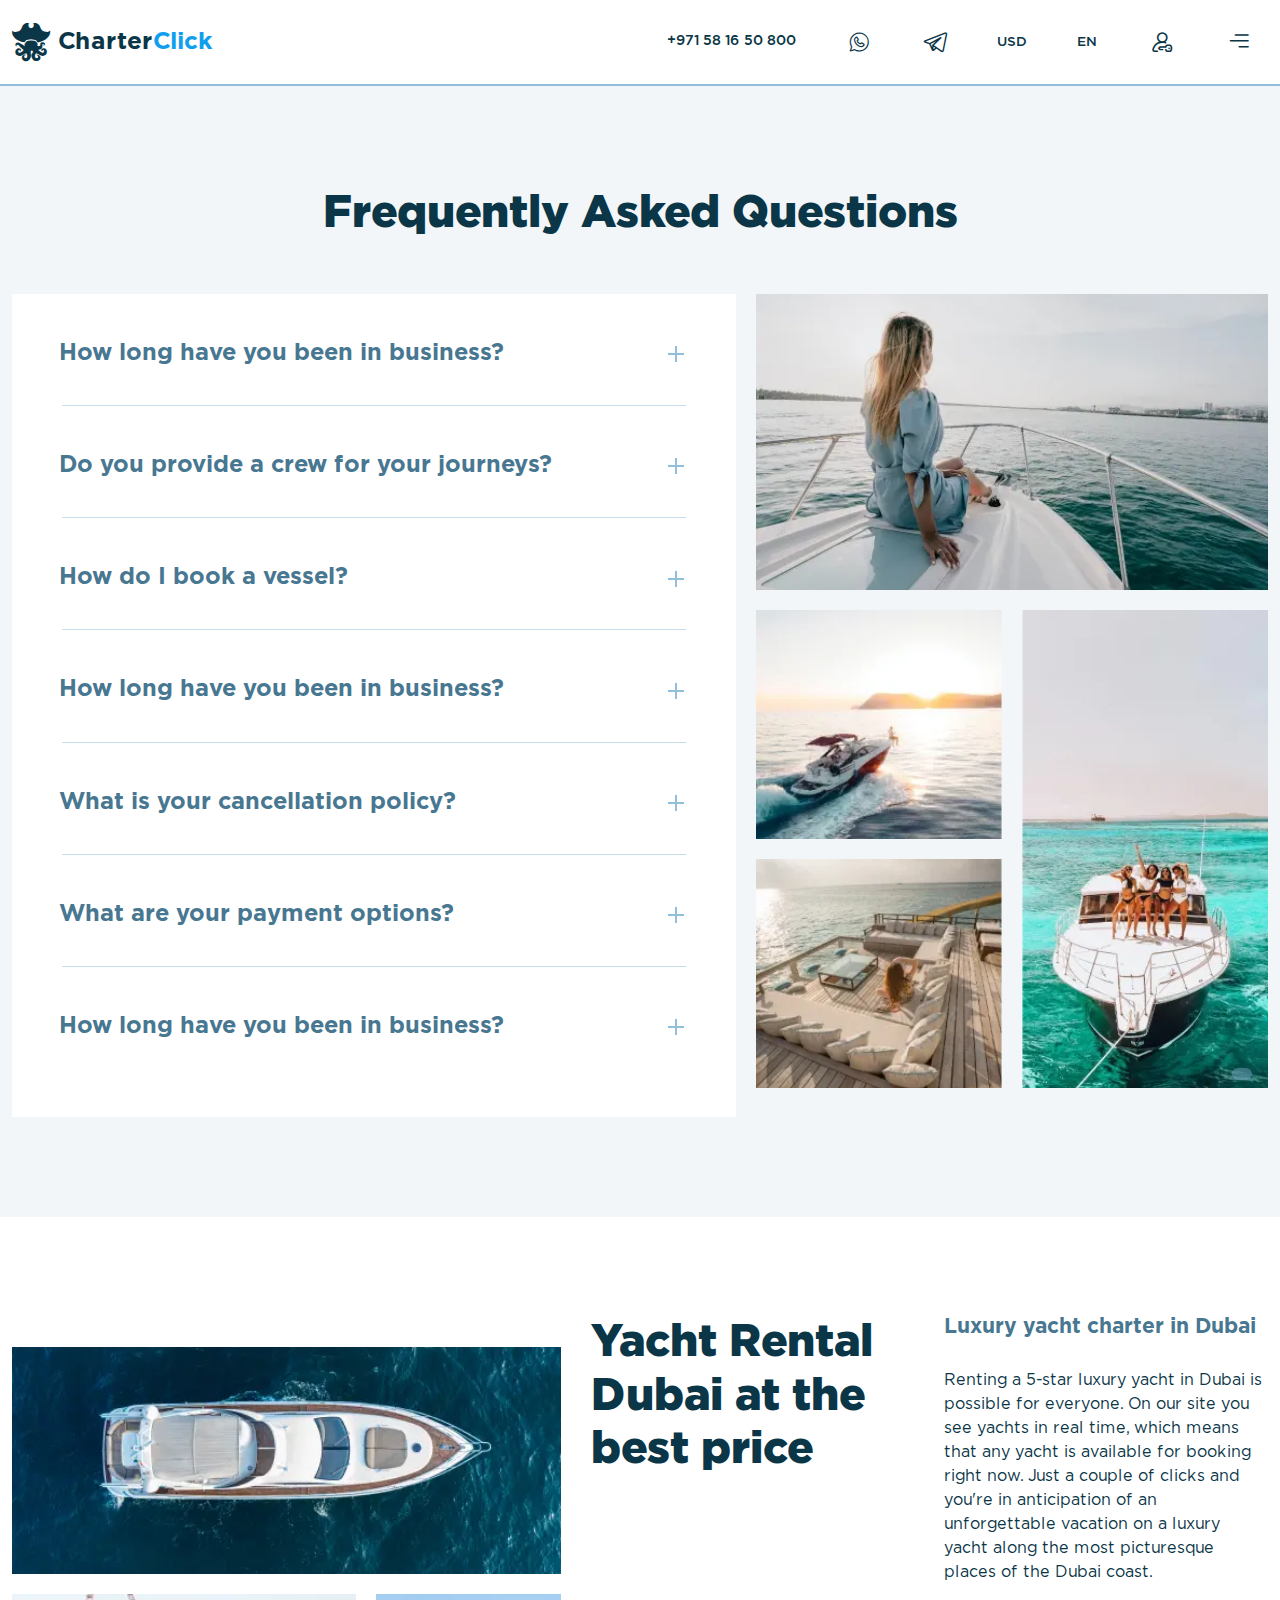
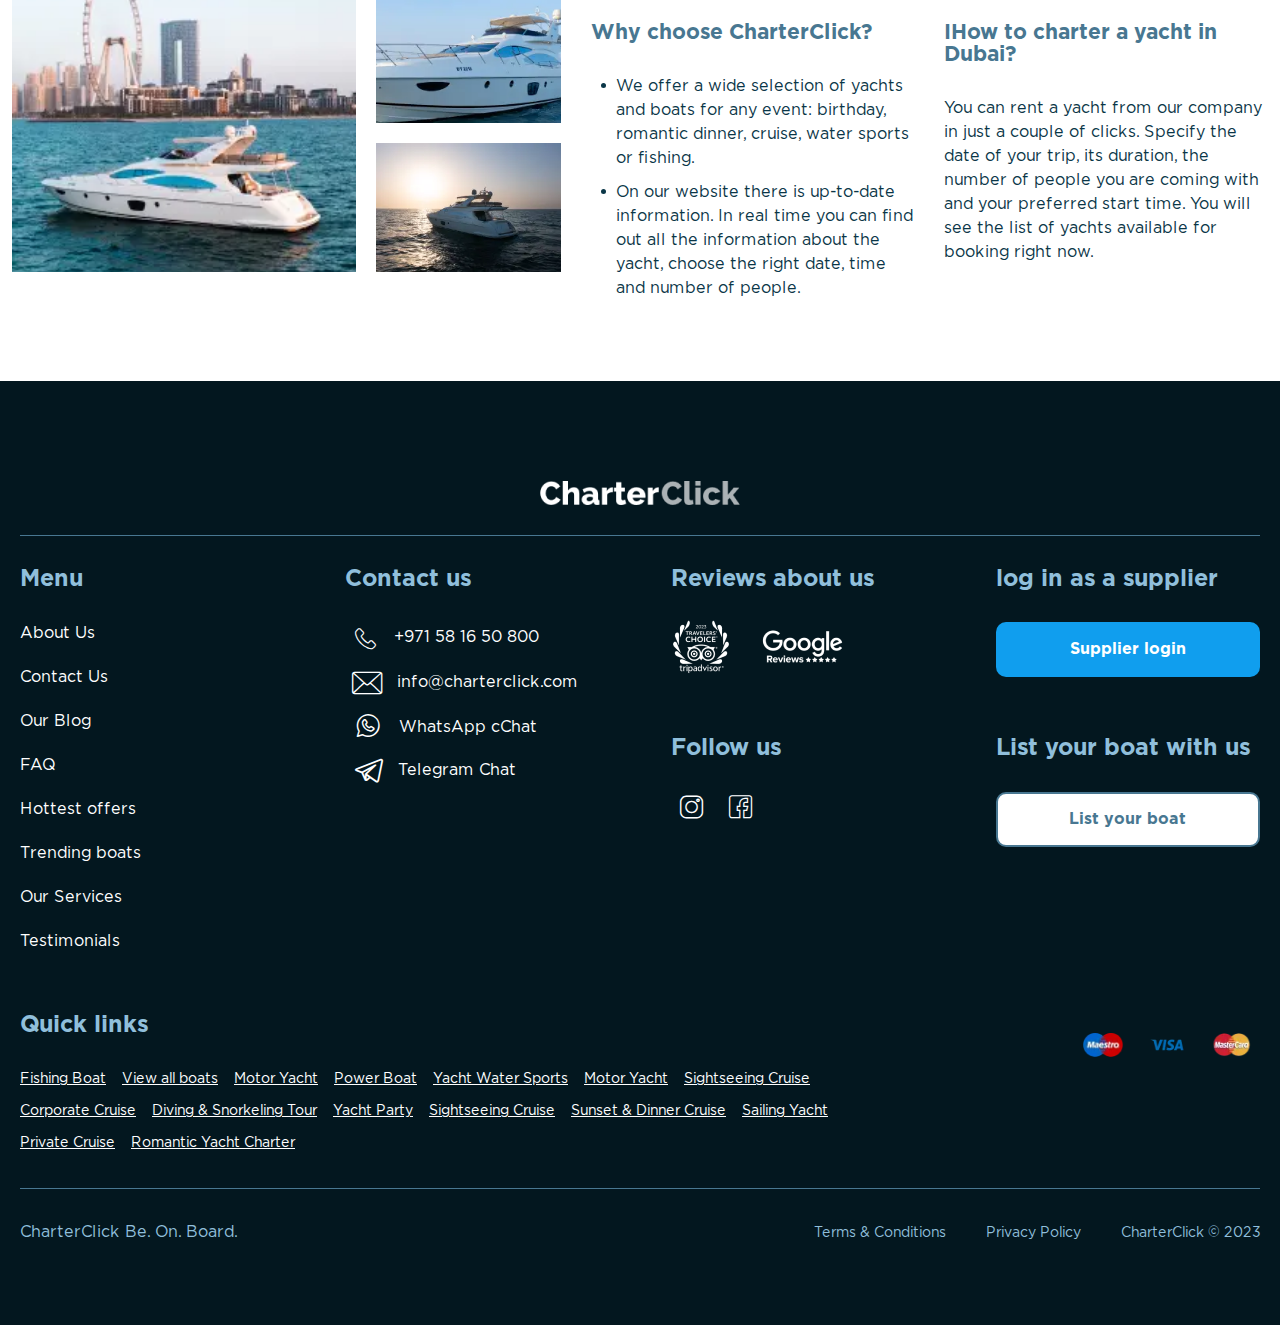
<file: faq.html>
<!doctype html>
<html lang="en">

<head>
	<title>FAQ</title>
	<meta charset="UTF-8">
	<meta name="format-detection" content="telephone=no">
	<!-- <style>body{opacity: 0;}</style> -->
	<link rel="stylesheet" href="css/style.min.css?_v=20231024104316">
	<link rel="shortcut icon" href="favicon.ico">
	<!-- <meta name="robots" content="noindex, nofollow"> -->
	<meta name="viewport" content="width=device-width, initial-scale=1.0">
</head>

<body>
	<div class="wrapper">
		<header data-scroll="90" data-scroll-show="500" class="header" data-lp>
			<div class="header__container">
				<a href="index.html" class="header__logo"><span class="_icon-logo"></span><span>Charter</span><span>Click</span></a>
				<div class="header__menu menu">
					<nav class="menu__body">
						<ul class="menu__list" data-one-select>
							<li class="menu__item">
								<a href="tel:+971581650800" class="menu__link">+971 58 16 50 800</a>
							</li>
							<li class="menu__item">
								<a href="" class="menu__whatsapp"><span class="_icon-whatsapp"></span></a>
							</li>
							<li class="menu__item">
								<a href="" class="menu__telegram"><span class="_icon-telegram"></span></a>
							</li>
							<li class="menu__item">
								<select class="menu__type-monye" name="form[]" data-class-modif="form-type-monye">
									<option value="1" selected>usd</option>
									<option value="2">aeg</option>
								</select>
							</li>
							<li class="menu__item">
								<select class="menu__select-lang" name="form[]" data-class-modif="form-lang">
									<option value="1" selected>En</option>
									<option value="2">Ru</option>
								</select>
							</li>
							<li class="menu__item">
								<div class="menu__button _icon-log-in" data-show-modal>
									<div class="menu__actions" data-modal>
										<button data-popup="#popup-login" type="button" class="menu__log-in">
											log In
										</button>
										<button data-popup="#popup-register" type="button" class="menu__register">
											Register
										</button>
									</div>
								</div>
							</li>
						</ul>
					</nav>
					<nav class="menu__second">
						<div class="menu__burger-logo">
							<a href="index.html"><span class="_icon-logo"></span><span>Charter</span><span>Click</span></a>
						</div>
						<h3 class="menu__title">Menu</h3>
						<ul class="menu__second-list">
							<li>
								<a target="_blank" href="hottest-offers.html">Hottest offers</a>
							</li>
							<li>
								<a target="_blank" href="trending-boats.html">Trending boats</a>
							</li>
							<li>
								<a href="#">About Us</a>
							</li>
							<li>
								<a target="_blank" href="our-services.html">Our Services</a>
							</li>
							<li>
								<a target="_blank" href="confirmation.html">Register </a>
							</li>
							<li><a target="_blank" href="faq.html">FAQ</a></li>
							<li><a href="#">Testimonials</a></li>
							<li><a href="#">Our partners</a></li>
							<li><a target="_blank" href="error.html">404</a></li>
						</ul>
						<h3 class="menu__title menu__title--contact">Contact Us</h3>
						<ul class="menu__contacts-list list-contact">
							<li class="list-contact__item">
								<a href="mailto:info@charterclick.com" class="list-contact__link _icon-mail-icon">info@charterclick.com</a>
							</li>
							<li class="list-contact__item">
								<a href="tel:+971581650800" class="list-contact__link _icon-phone-icon">+971 58 16 50 800</a>
							</li>
							<li class="list-contact__item">
								<a href="#" class="list-contact__link _icon-whatsapp">WhatsApp Chat</a>
							</li>
							<li class="list-contact__item">
								<a href="#" class="list-contact__link _icon-telegram">Telegram Chat</a>
							</li>
						</ul>
						<h3 class="menu__title menu__title--follow">Follow Us</h3>
						<ul class="menu__social-list list-social">
							<li class="list-social__item">
								<a href="#" class="list-social__link _icon-instagram"></a>
							</li>
							<li class="list-social__item">
								<a href="#" class="list-social__link _icon-facebook"></a>
							</li>
						</ul>
					</nav>
					<button type="button" class="menu__icon _icon-burger-icon"></button>
				</div>
			</div>
		</header>

		<main class="faq">
			<section class="faq__main main-faq">
				<div class="main-faq__container">
					<h1>Frequently Asked Questions</h1>
					<div class="main-faq__wrapper">
						<div class="main-faq__spollers spollers">
							<div data-spollers class="spollers">
								<div class="spollers__item">
									<button type="button" data-spoller class="spollers__title">
										How long have you been in business?
										<span></span>
									</button>
									<div class="spollers__body">
										<p>
											CharterClick was founded in
											2016, and has been extensively
											growing ever since. We strive to
											get the best talents in the
											industry, and create exclusive
											and friendly services for our
											customers and partners.
										</p>
									</div>
								</div>
								<div class="spollers__item">
									<button type="button" data-spoller class="spollers__title">
										Do you provide a crew for your
										journeys?
										<span></span>
									</button>
									<div class="spollers__body">
										<p>
											CharterClick was founded in
											2016, and has been extensively
											growing ever since. We strive to
											get the best talents in the
											industry, and create exclusive
											and friendly services for our
											customers and partners.
										</p>
									</div>
								</div>
								<div class="spollers__item">
									<button type="button" data-spoller class="spollers__title">
										How do I book a vessel?
										<span></span>
									</button>
									<div class="spollers__body">
										<p>
											CharterClick was founded in
											2016, and has been extensively
											growing ever since. We strive to
											get the best talents in the
											industry, and create exclusive
											and friendly services for our
											customers and partners.
										</p>
									</div>
								</div>
								<div class="spollers__item">
									<button type="button" data-spoller class="spollers__title">
										How long have you been in business?
										<span></span>
									</button>
									<div class="spollers__body">
										<p>
											CharterClick was founded in
											2016, and has been extensively
											growing ever since. We strive to
											get the best talents in the
											industry, and create exclusive
											and friendly services for our
											customers and partners.
										</p>
									</div>
								</div>
								<div class="spollers__item">
									<button type="button" data-spoller class="spollers__title">
										What is your cancellation policy?
										<span></span>
									</button>
									<div class="spollers__body">
										<p>
											CharterClick was founded in
											2016, and has been extensively
											growing ever since. We strive to
											get the best talents in the
											industry, and create exclusive
											and friendly services for our
											customers and partners.
										</p>
									</div>
								</div>
								<div class="spollers__item">
									<button type="button" data-spoller class="spollers__title">
										What are your payment options?
										<span></span>
									</button>
									<div class="spollers__body">
										<p>
											CharterClick was founded in
											2016, and has been extensively
											growing ever since. We strive to
											get the best talents in the
											industry, and create exclusive
											and friendly services for our
											customers and partners.
										</p>
									</div>
								</div>
								<div class="spollers__item">
									<button type="button" data-spoller class="spollers__title">
										How long have you been in business?
										<span></span>
									</button>
									<div class="spollers__body">
										<p>
											CharterClick was founded in
											2016, and has been extensively
											growing ever since. We strive to
											get the best talents in the
											industry, and create exclusive
											and friendly services for our
											customers and partners.
										</p>
									</div>
								</div>
							</div>
						</div>
						<!-- Оболочка слайдера -->
						<div class="fraction__slider swiper">
							<!-- Двигающееся часть слайдера -->
							<div class="fraction__wrapper swiper-wrapper">
								<!-- Слайд -->
								<div class="fraction__slide swiper-slide">
									<picture><source srcset="img/faq/image_01.webp" type="image/webp"><img src="img/faq/image_01.png" alt="ship" /></picture>
								</div>
								<!-- Слайд -->
								<div class="fraction__slide swiper-slide">
									<picture><source srcset="img/faq/image_02.webp" type="image/webp"><img src="img/faq/image_02.png" alt="ship" /></picture>
								</div>
								<!-- Слайд -->
								<div class="fraction__slide swiper-slide">
									<picture><source srcset="img/faq/image_03.webp" type="image/webp"><img src="img/faq/image_03.png" alt="ship" /></picture>
								</div>
								<!-- Слайд -->
								<div class="fraction__slide swiper-slide">
									<picture><source srcset="img/faq/image_04.webp" type="image/webp"><img src="img/faq/image_04.png" alt="ship" /></picture>
								</div>
							</div>
							<!-- Если нужна пагинация -->
							<div class="fraction__swiper-pagination"></div>
						</div>
					</div>
				</div>
			</section>

			<section class="faq__rental rental">
				<div class="rental__container">
					<!-- Оболочка слайдера -->
					<div class="rental__slider swiper">
						<!-- Двигающееся часть слайдера -->
						<div class="rental__wrapper swiper-wrapper">
							<!-- Слайд -->
							<div class="rental__slide swiper-slide">
								<picture><source srcset="img/rental/image_01.webp" type="image/webp"><img src="img/rental/image_01.png" alt="rental" /></picture>
							</div>
							<!-- Слайд -->
							<div class="rental__slide swiper-slide">
								<picture><source srcset="img/rental/image_02.webp" type="image/webp"><img src="img/rental/image_02.png" alt="rental" /></picture>
							</div>
							<!-- Слайд -->
							<div class="rental__slide swiper-slide">
								<picture><source srcset="img/rental/image_03.webp" type="image/webp"><img src="img/rental/image_03.png" alt="rental" /></picture>
							</div>
							<!-- Слайд -->
							<div class="rental__slide swiper-slide">
								<picture><source srcset="img/rental/image_04.webp" type="image/webp"><img src="img/rental/image_04.png" alt="rental" /></picture>
							</div>
						</div>
						<!-- Если нужна пагинация -->
						<div class="rental__swiper-pagination"></div>
					</div>
					<div class="rental__info">
						<h2 data-da=".rental__container,1260,0">
							Yacht Rental Dubai at the best price
						</h2>
						<div class="rental__answers rental__answers--order-1">
							<h3>Luxury yacht charter in Dubai</h3>
							<p>
								Renting a 5-star luxury yacht in Dubai is
								possible for everyone. On our site you see
								yachts in real time, which means that any
								yacht is available for booking right now.
								Just a couple of clicks and you're in
								anticipation of an unforgettable vacation on
								a luxury yacht along the most picturesque
								places of the Dubai coast.
							</p>
						</div>
						<div class="rental__answers rental__answers--order-3">
							<h3>Why choose CharterClick?</h3>
							<ul>
								<li>
									We offer a wide selection of yachts and
									boats for any event: birthday, romantic
									dinner, cruise, water sports or
									fishing. 
								</li>
								<li>
									On our website there is up-to-date
									information. In real time you can find
									out all the information about the yacht,
									choose the right date, time and number
									of people. 
								</li>
							</ul>
						</div>
						<div class="rental__answers rental__answers--order-2">
							<h3>IHow to charter a yacht in Dubai?</h3>
							<p>
								You can rent a yacht from our company in
								just a couple of clicks. Specify the date of
								your trip, its duration, the number of
								people you are coming with and your
								preferred start time. You will see the list
								of yachts available for booking right now.
							</p>
						</div>
					</div>
					<a href="#" class="rental__show-more _icon-big-arrow">Show more
					</a>
				</div>
			</section>
		</main>
		<footer class="footer">
			<div class="footer__small-container">
				<div class="footer__logo">
					<a href="index.html"><picture><source srcset="img/footer/footer-logo.webp" type="image/webp"><img src="img/footer/footer-logo.png" alt="logo" /></picture></a>
				</div>

				<div class="footer__wrapper">
					<div class="footer__menu menu-footer">
						<h3 class="menu-footer__title title--lite-blue-color">Menu</h3>
						<nav class="menu-footer__menu">
							<ul>
								<li><a href="#">About Us</a></li>
								<li><a href="#">Contact Us </a></li>
								<li><a href="#">Our Blog</a></li>
								<li><a href="#">FAQ</a></li>
								<li><a href="#">Hottest offers</a></li>
								<li><a href="#">Trending boats</a></li>
								<li><a href="#">Our Services</a></li>
								<li><a href="#">Testimonials</a></li>
							</ul>
						</nav>
					</div>
					<div class="footer__contact contact-footer">
						<h3 class="contact-footer__title title--lite-blue-color">Contact us</h3>
						<ul class="contact-footer__list">
							<li class="contact-footer__item"><a href="tel:+971581650800" class="contact-footer__phone _icon-phone-icon">+971 58 16 50 800</a></li>
							<li class="contact-footer__item"><a href="mailto:info@charterclick.com" class="contact-footer__mail _icon-mail-icon">info@charterclick.com</a></li>
							<li class="contact-footer__item"><a href="" class="contact-footer__whatsapp _icon-whatsapp">WhatsApp cChat</a></li>
							<li class="contact-footer__item"><a href="" class="contact-footer__telegram _icon-telegram">Telegram Chat</a></li>
						</ul>
					</div>
					<div class="footer__reviews">
						<div class="footer__about-us about-us-footer">
							<h3 class="about-us-footer__title title--lite-blue-color">Reviews about us</h3>
							<ul class="about-us-footer__list">
								<li class="about-us-footer__choice"><picture><source srcset="img/footer/choice.webp" type="image/webp"><img src="img/footer/choice.png" alt="image"></picture></li>
								<li class="about-us-footer__google"><picture><source srcset="img/footer/google-reviews.webp" type="image/webp"><img src="img/footer/google-reviews.png" alt="image"></picture></li>
							</ul>
						</div>
						<div class="footer__follow-us follow-us-footer">
							<h3 class="follow-us-footer__title title--lite-blue-color">Follow us</h3>
							<ul class="follow-us-footer__list">
								<li class="follow-us-footer__item"><a href="#" class="follow-us-footer__link _icon-instagram"></a></li>
								<li class="follow-us-footer__item"><a href="#" class="follow-us-footer__link _icon-facebook"></a></li>
							</ul>
						</div>
					</div>
					<div class="footer__actions">
						<div class="footer__log-in log-in-footer">
							<h3 class="log-in-footer__title title--lite-blue-color">log in as a supplier</h3>
							<button type="button" class="log-in-footer__button button">Supplier login</button>
						</div>
						<div class="footer__log-in log-in-footer">
							<h3 class="log-in-footer__title title--lite-blue-color">List your boat with us</h3>
							<button type="button" class="log-in-footer__btn button button--white">List your boat</button>
						</div>
					</div>
				</div>
				<div class="footer__quick quick-footer">
					<div class="quick-footer__links">
						<h3 class="quick-footer__title title--lite-blue-color">Quick links</h3>
						<ul class="quick-footer__list">
							<li class="quick-footer__item"><a href="#" class="quick-footer__link">Fishing Boat</a></li>
							<li class="quick-footer__item"><a href="#" class="quick-footer__link">View all boats</a></li>
							<li class="quick-footer__item"><a href="#" class="quick-footer__link">Motor Yacht</a></li>
							<li class="quick-footer__item"><a href="#" class="quick-footer__link">Power Boat</a></li>
							<li class="quick-footer__item"><a href="#" class="quick-footer__link">Yacht Water Sports </a></li>
							<li class="quick-footer__item"><a href="#" class="quick-footer__link">Motor Yacht</a></li>
							<li class="quick-footer__item"><a href="#" class="quick-footer__link">Sightseeing Cruise</a></li>
							<li class="quick-footer__item"><a href="#" class="quick-footer__link">Corporate Cruise</a></li>
							<li class="quick-footer__item"><a href="#" class="quick-footer__link">Diving & Snorkeling Tour</a></li>
							<li class="quick-footer__item"><a href="#" class="quick-footer__link">Yacht Party</a></li>
							<li class="quick-footer__item"><a href="#" class="quick-footer__link">Sightseeing Cruise</a></li>
							<li class="quick-footer__item"><a href="#" class="quick-footer__link">Sunset & Dinner Cruise</a></li>
							<li class="quick-footer__item"><a href="#" class="quick-footer__link">Sailing Yacht</a></li>
							<li class="quick-footer__item"><a href="#" class="quick-footer__link">Private Cruise</a></li>
							<li class="quick-footer__item"><a href="#" class="quick-footer__link">Romantic Yacht Charter</a></li>
						</ul>
					</div>
					<ul class="quick-footer__cards">
						<li class="quick-footer__label"><picture><source srcset="img/footer/card-01.webp" type="image/webp"><img src="img/footer/card-01.png" alt="visa"></picture></li>
						<li class="quick-footer__label"><picture><source srcset="img/footer/card-02.webp" type="image/webp"><img src="img/footer/card-02.png" alt="visa"></picture></li>
						<li class="quick-footer__label"><picture><source srcset="img/footer/card-03.webp" type="image/webp"><img src="img/footer/card-03.png" alt="visa"></picture></li>
					</ul>
				</div>
				<div class="footer__info info-footer">
					<p class="info-footer__logo">CharterClick Be. On. Board.</p>
					<ul class="info-footer__list">
						<li class="info-footer__item"><a href="#" class="info-footer__link">Terms & Conditions</a></li>
						<li class="info-footer__item"><a href="#" class="info-footer__link">Privacy Policy</a></li>
						<li class="info-footer__item">
							<p class="info-footer__right">CharterClick &copy; 2023</p>
						</li>
					</ul>
				</div>
			</div>
		</footer>

	</div>
	<div id="popup-book" aria-hidden="true" class="popup popup--book">
		<div class="popup__wrapper">
			<div class="popup__content">
				<button data-close type="button" class="popup__close"></button>
				<div class="search-main">
					<h3 class="search-main__title title title--small">
						Book a boat in a few clicks
					</h3>
					<form class="search-main__forma" action="#" method="POST" data-one-select>
						<input type="hidden" name="durationType" value="1" />
						<div class="search-main__line search-main__line--calendar">
							<label for="date-popup">Date</label>
							<span class="search-main__icon _icon-calendar"></span>
							<input id="date-popup" name="form[date-popup]" data-datepicker autocomplete="off" placeholder="22.03.2023" type="text" />
							<span class="search-main__select-arrow _icon-select-arrow"></span>
						</div>
						<div class="search-main__line">
							<label for="start-time-popup">Start time</label>
							<select name="form[start-time-popup]" id="start-time-popup" data-class-modif="form-n-a" data-scroll>
								<option value="1">7:00</option>
								<option value="2" selected>8:00</option>
								<option value="3">9:00</option>
								<option value="5">10:00</option>
								<option value="6">11:00</option>
								<option value="7">12:00</option>
								<option value="8">13:00</option>
								<option value="9">14:00</option>
								<option value="10">15:00</option>
								<option value="11">16:00</option>
								<option value="12">17:00</option>
								<option value="13">18:00</option>
								<option value="14">19:00</option>
								<option value="15">20:00</option>
							</select>
						</div>
						<div class="search-main__line">
							<label for="duration-popup">Duration</label>
							<select name="form[duration-popup]" id="duration-popup" data-class-modif="form-hors" data-scroll>
								<option value="1">1 hours</option>
								<option value="2">2 hours</option>
								<option value="3">3 hours</option>
								<option value="4" selected>4 hours</option>
								<option value="5">5 hours</option>
								<option value="6">6 hours</option>
								<option value="7">7 hours</option>
								<option value="8">8 hours</option>
								<option value="9">9 hours</option>
								<option value="10">10 hours</option>
								<option value="11">11 hours</option>
								<option value="12">12 hours</option>
								<option value="13">13 hours</option>
								<option value="14">14 hours</option>
								<option value="15">15 hours</option>
							</select>
						</div>
						<div class="search-main__line">
							<label for="passengers-popup">Passengers</label>
							<select name="form[passengers-popup]" id="passengers-popup" data-class-modif="form-passengers" data-scroll>
								<option value="1">1 passengers</option>
								<option value="2">2 passengers</option>
								<option value="3">3 passengers</option>
								<option value="4">4 passengers</option>
								<option value="5">5 passengers</option>
								<option value="6">6 passengers</option>
								<option value="7">7 passengers</option>
								<option value="8">8 passengers</option>
								<option value="9">9 passengers</option>
								<option value="10">10 passengers</option>
								<option value="11">11 passengers</option>
								<option value="12" selected>12 passengers</option>
							</select>
						</div>
						<button type="submit" class="search-main__button button">
							Check availability
						</button>
					</form>
				</div>
			</div>
		</div>
	</div>

	<div id="popup-yacht-card" aria-hidden="true" class="popup popup--yacht-card">
		<div class="popup__wrapper">
			<div class="popup__content">
				<form class="form-yacht" action="#" method="POST">
					<div class="form-yacht__head">
						<div class="form-yacht__price">
							<h4>Prise per 1 hour</h4>
							<p>*Price excludes 5% VAT</p>
						</div>
						<div class="form-yacht__min-duration">
							<h4>AED 1400</h4>
							<p>Min durations 2 hours</p>
						</div>
					</div>
					<div class="form-yacht__body" data-one-select>
						<div class="form-yacht__line form-yacht__line--calendar">
							<label for="calendar-book">Date</label>
							<span class="form-yacht__icon _icon-calendar"></span>
							<input type="text" name="form[calendar-book]" placeholder="22.03.2023" id="calendar-book" data-datepicker required />
							<span class="form-yacht__select-arrow _icon-select-arrow"></span>
						</div>
						<div class="form-yacht__line">
							<label for="start-time-book">Start time</label>
							<select name="form[start-time-book]" data-class-modif="form-n-a-yacht" id="start-time-book" data-scroll>
								<option value="1" selected>8:00</option>
								<option value="2">9:00</option>
								<option value="3">10:00</option>
								<option value="4">11:00</option>
							</select>
						</div>
						<div class="form-yacht__line">
							<label for="duration-book">Duration</label>
							<select name="form[duration-book]" data-class-modif="form-hors-yacht" id="duration-book" data-scroll>
								<option value="1" selected>3 hours</option>
								<option value="2">4 hours</option>
								<option value="3">5 hours</option>
								<option value="4">6 hours</option>
								<option value="5">7 hours</option>
								<option value="6">8 hours</option>
								<option value="7">9 hours</option>
								<option value="8">10 hours</option>
								<option value="9">11 hours</option>
							</select>
						</div>
						<div class="form-yacht__line">
							<label for="passenger-book">Passenger</label>
							<select name="form[passenger-book]" data-class-modif="form-passengers-yacht" id="passenger-book" data-scroll>
								<option value="1" selected>6</option>
								<option value="2">7</option>
								<option value="3">8</option>
								<option value="4">9</option>
								<option value="5">10</option>
								<option value="6">11</option>
								<option value="7">12</option>
								<option value="8">13</option>
								<option value="9">14</option>
							</select>
						</div>
						<button type="submit" class="form-yacht__button button">
							Check availability
						</button>
					</div>
				</form>
			</div>
		</div>
	</div>

	<!-- Form - popups -->
	<!-- Popup by BEM -->
	<div id="popup-login" aria-hidden="true" class="popup popup-in">
		<div class="popup__wrapper">
			<div class="popup__content">
				<button data-close type="button" class="popup__close"></button>
				<div class="popup-in__wrapper">
					<div class="popup-in__title">
						<h2>Log in</h2>
					</div>
					<form class="popup-in__form form-popup" action="#" method="POST">
						<div class="form-popup__lines-wrapper">
							<div class="form-popup__line">
								<input type="email" name="form[email-register]" autocomplete="off" required data-error="" placeholder="Email *" class="input" />
							</div>
							<div class="form-popup__line form-popup__line--mail">
								<input type="password" name="form[password-register]" autocomplete="off" required data-error="" placeholder="Password *" class="input" />
								<button type="button" class="_icon-pass-eye"></button>
							</div>
							<button data-popup="#popup-forgot" type="button" class="form-popup__forgot-btn">
								Forgot password?
							</button>
						</div>
						<div class="form-popup__actions">
							<button type="submit" class="form-popup__button button button--popup">
								Log in
							</button>
							<div class="form-popup__register">
								<p>Donʼt have an account?</p>
								<button data-popup="#popup-register" type="button">
									Register
								</button>
							</div>
						</div>
						<div class="form-popup__social social-popup">
							<p>Or Register with</p>
							<ul>
								<li>
									<a href="#" data-popup="#popup-new-password"><img src="img/popup-icon/google.svg" alt="google" /></a>
								</li>
								<li>
									<a href="#"><img src="img/popup-icon/facebook.svg" alt="facebook" /></a>
								</li>
							</ul>
						</div>
					</form>
				</div>
			</div>
		</div>
	</div>

	<div id="popup-forgot" aria-hidden="true" class="popup popup-in">
		<div class="popup__wrapper">
			<div class="popup__content">
				<button data-close type="button" class="popup__close"></button>
				<div class="popup-in__wrapper">
					<div class="popup-in__title">
						<h3>Forgot password?</h3>
					</div>
					<form class="popup-in__form form-popup" action="#" method="POST">
						<div class="form-popup__text">
							<p>
								Please enter your email address, and we'll send you
								a reset link.
							</p>
						</div>
						<div class="form-popup__lines-wrapper">
							<div class="form-popup__line form-popup__line--mail-small">
								<input type="password" name="form[password-register]" autocomplete="off" required data-error="" placeholder="Password *" class="input" />
								<button type="button" class="_icon-pass-eye"></button>
							</div>
						</div>
						<div class="form-popup__actions">
							<button type="submit" class="form-popup__button button button--popup">
								Reset Password
							</button>
						</div>
					</form>
				</div>
			</div>
		</div>
	</div>

	<div id="popup-new-password" aria-hidden="true" class="popup popup-in">
		<div class="popup__wrapper">
			<div class="popup__content">
				<button data-close type="button" class="popup__close"></button>
				<div class="popup-in__wrapper">
					<form class="popup-in__form form-popup" action="#" method="POST">
						<div class="popup-in__title">
							<h2>New Password</h2>
						</div>
						<div class="form-popup__lines-wrapper">
							<div class="form-popup__line">
								<input type="email" name="form[email-new-password]" autocomplete="off" required data-error="" placeholder="Email *" class="input" />
							</div>
							<div class="form-popup__line form-popup__line--mail">
								<input type="password" name="form[password-new-password]" autocomplete="off" required data-error="" placeholder="Password *" class="input" />
								<button type="button" class="_icon-pass-eye"></button>
							</div>
						</div>
						<div class="form-popup__actions">
							<button type="submit" class="form-popup__button button button--popup">
								Log in
							</button>
						</div>
					</form>
				</div>
			</div>
		</div>
	</div>

	<div id="popup-register" aria-hidden="true" class="popup popup-in">
		<div class="popup__wrapper">
			<div class="popup__content">
				<button data-close type="button" class="popup__close"></button>
				<div class="popup-in__wrapper">
					<form class="popup-in__form form-popup" action="#" method="POST">
						<div class="popup-in__title">
							<h2>Register</h2>
						</div>
						<div class="form-popup__as">
							<h4>do you want to register as</h4>
							<div class="form-popup__buttons-block">
								<button type="button">
									<span>Owner</span><span class="_icon-info"></span>
								</button>
								<div class="form-popup__border-line"></div>
								<button data-popup="#popup-register-as-agent" type="button">
									<span>Agent</span><span class="_icon-info"></span>
								</button>
							</div>
						</div>
						<div class="form-popup__lines-wrapper">
							<div class="form-popup__line">
								<input type="email" name="form[email-register]" autocomplete="off" required data-error="" placeholder="Email *" class="input" />
							</div>
							<div class="form-popup__line form-popup__line--mail">
								<input type="password" name="form[password-register]" autocomplete="off" required data-error="" placeholder="Password *" class="input" />
								<button type="button" class="_icon-pass-eye"></button>
							</div>
						</div>
						<div class="form-popup__actions">
							<button type="submit" class="form-popup__button button button--popup">
								Next
							</button>
						</div>
						<div class="form-popup__social social-popup">
							<p>Or Register with</p>
							<ul>
								<li>
									<a href="#" data-popup="#popup-new-password"><img src="img/popup-icon/google.svg" alt="google" /></a>
								</li>
								<li>
									<a href="#"><img src="img/popup-icon/facebook.svg" alt="facebook" /></a>
								</li>
							</ul>
						</div>
					</form>
				</div>
			</div>
		</div>
	</div>

	<div id="popup-register-as-agent" aria-hidden="true" class="popup popup-in">
		<div class="popup__wrapper">
			<div class="popup__content">
				<button data-close type="button" class="popup__close"></button>
				<div class="popup-in__wrapper">
					<form class="popup-in__form form-popup" action="#" method="POST">
						<div class="popup-in__title">
							<h2>Register</h2>
							<h4>as Agent</h4>
						</div>
						<div class="form-popup__lines-wrapper">
							<div class="form-popup__user-line">
								<div class="form-popup__line">
									<input type="text" name="form[first-name]" autocomplete="off" required data-error="" placeholder="First name *" class="input" />
								</div>
								<div class="form-popup__line">
									<input type="text" name="form[last-name]" autocomplete="off" required data-error="" placeholder="Last name *" class="input" />
								</div>
							</div>
							<div class="form-popup__line">
								<input type="text" name="form[register-us-agent-country]" autocomplete="off" required data-error="" placeholder="Country *" class="input" />
							</div>
							<div class="form-popup__line">
								<input type="tel" name="form[register-us-agent-phone-number]" autocomplete="off" required data-error="" placeholder="Phone Number *" class="input" />
								<button type="button" class="_icon-pass-eye"></button>
							</div>
							<div class="form-popup__options options-popup">
								<div class="options-popup__item">
									<input id="individual" class="options-popup__input" type="radio" value="Individual Enterpreneur" name="register-as-agent" />
									<label for="individual" class="options-popup__label">
										<span class="options-popup__checked"></span>
										<span class="options-popup__text">
											Individual Enterpreneur</span><span class="options-popup__button _icon-info"></span></label>
								</div>
								<div class="options-popup__item">
									<input id="company" class="options-popup__input" type="radio" value="Company" name="register-as-agent" />
									<label for="company" class="options-popup__label">
										<span class="options-popup__checked"></span>
										<span class="options-popup__text">Company</span><span class="options-popup__button _icon-info"></span></label>
								</div>
							</div>
							<div class="form-popup__line">
								<input type="text" name="form[company-name]" autocomplete="off" required data-error="" placeholder="Company name *" class="input" />
								<!-- Під питанням ця кнопка - навіщо вона тут? -->
								<!-- <a href="#"
                                type="button"
                                class="form-popup__button-info _icon-info"
                            ></a> -->
							</div>
						</div>
						<div class="form-popup__checkbox checkbox">
							<input id="agree" data-error="" class="checkbox__input" type="checkbox" value="agree" name="form[]" />
							<label for="agree" class="checkbox__label"><span class="checkbox__checked"></span><span class="checkbox__text">I agree with Terms and Conditions</span></label>
						</div>
						<div class="form-popup__actions">
							<button type="submit" class="form-popup__button button button--popup">
								Next
							</button>
						</div>
					</form>
				</div>
			</div>
		</div>
	</div>

	<!-- Попап який буде після відправки форми із сторінки Confirmation -->

	<div id="successfully-booked" aria-hidden="true" class="popup successfully-booked">
		<div class="popup__wrapper">
			<div class="popup__content">
				<button data-close type="button" class="popup__close"></button>
				<div class="successfully-booked__body">
					<h3>Woohoo!</h3>
					<h4>Successfully booked</h4>
					<div class="successfully-booked__text">
						<p>We have sent you booking confirmation to your email <span>Youremail@gmail.com</span></p>
					</div>
				</div>
			</div>
		</div>
	</div>

	<!-- Popup Apply offers -->
	<div id="apply-offers" aria-hidden="true" class="popup apply-offers">
		<div class="popup__wrapper">
			<div class="popup__content">
				<button data-close type="button" class="popup__close"></button>
				<div class="apply-offers__body">
					<h3>Choose your preferred timings</h3>
					<form class="apply-offers__forma" action="#" method="POST" data-one-select>
						<input type="hidden" name="durationType" value="1" />
						<div class="apply-offers__line apply-offers__line--calendar">
							<label for="date-popup-apply-offers">Date</label>
							<span class="apply-offers__select-arrow _icon-select-arrow"></span>
							<input id="date-popup-apply-offers" name="form[date-popup-apply-offers]" data-datepicker autocomplete="off" placeholder="22.03.2023" type="text" />
							<span class="apply-offers__icon _icon-calendar"></span>
						</div>
						<div class="apply-offers__line">
							<label for="start-time-popup-apply-offers">Start time</label>
							<select name="form[start-time-popup-apply-offers]" id="start-time-popup-apply-offers" data-class-modif="form-n-a-apply-offers" data-scroll>
								<option value="1">7:00</option>
								<option value="2" selected>8:00</option>
								<option value="3">9:00</option>
								<option value="5">10:00</option>
								<option value="6">11:00</option>
								<option value="7">12:00</option>
								<option value="8">13:00</option>
								<option value="9">14:00</option>
								<option value="10">15:00</option>
								<option value="11">16:00</option>
								<option value="12">17:00</option>
								<option value="13">18:00</option>
								<option value="14">19:00</option>
								<option value="15">20:00</option>
							</select>
						</div>
						<div class="apply-offers__line">
							<label for="duration-popup-apply-offers">Duration</label>
							<select name="form[duration-popup-apply-offers]" id="duration-popup-apply-offers" data-class-modif="form-hors-apply-offers" data-scroll>
								<option value="1">1 hours</option>
								<option value="2">2 hours</option>
								<option value="3">3 hours</option>
								<option value="4" selected>4 hours</option>
								<option value="5">5 hours</option>
								<option value="6">6 hours</option>
								<option value="7">7 hours</option>
								<option value="8">8 hours</option>
								<option value="9">9 hours</option>
								<option value="10">10 hours</option>
								<option value="11">11 hours</option>
								<option value="12">12 hours</option>
								<option value="13">13 hours</option>
								<option value="14">14 hours</option>
								<option value="15">15 hours</option>
							</select>
						</div>
						<div class="apply-offers__line">
							<label for="passengers-popup-apply-offers">Passengers</label>
							<select name="form[passengers-popup-apply-offers]" id="passengers-popup-apply-offers" data-class-modif="form-passengers-apply-offers" data-scroll>
								<option value="1">1 passengers</option>
								<option value="2">2 passengers</option>
								<option value="3">3 passengers</option>
								<option value="4">4 passengers</option>
								<option value="5">5 passengers</option>
								<option value="6">6 passengers</option>
								<option value="7">7 passengers</option>
								<option value="8">8 passengers</option>
								<option value="9">9 passengers</option>
								<option value="10">10 passengers</option>
								<option value="11">11 passengers</option>
								<option value="12" selected>12 passengers</option>
							</select>
						</div>
						<button type="submit" class="apply-offers__button button">
							Apple
						</button>
					</form>
				</div>
			</div>
		</div>
	</div>
	<script src="js/app.min.js?_v=20231024104316"></script>
</body>

</html>
</file>
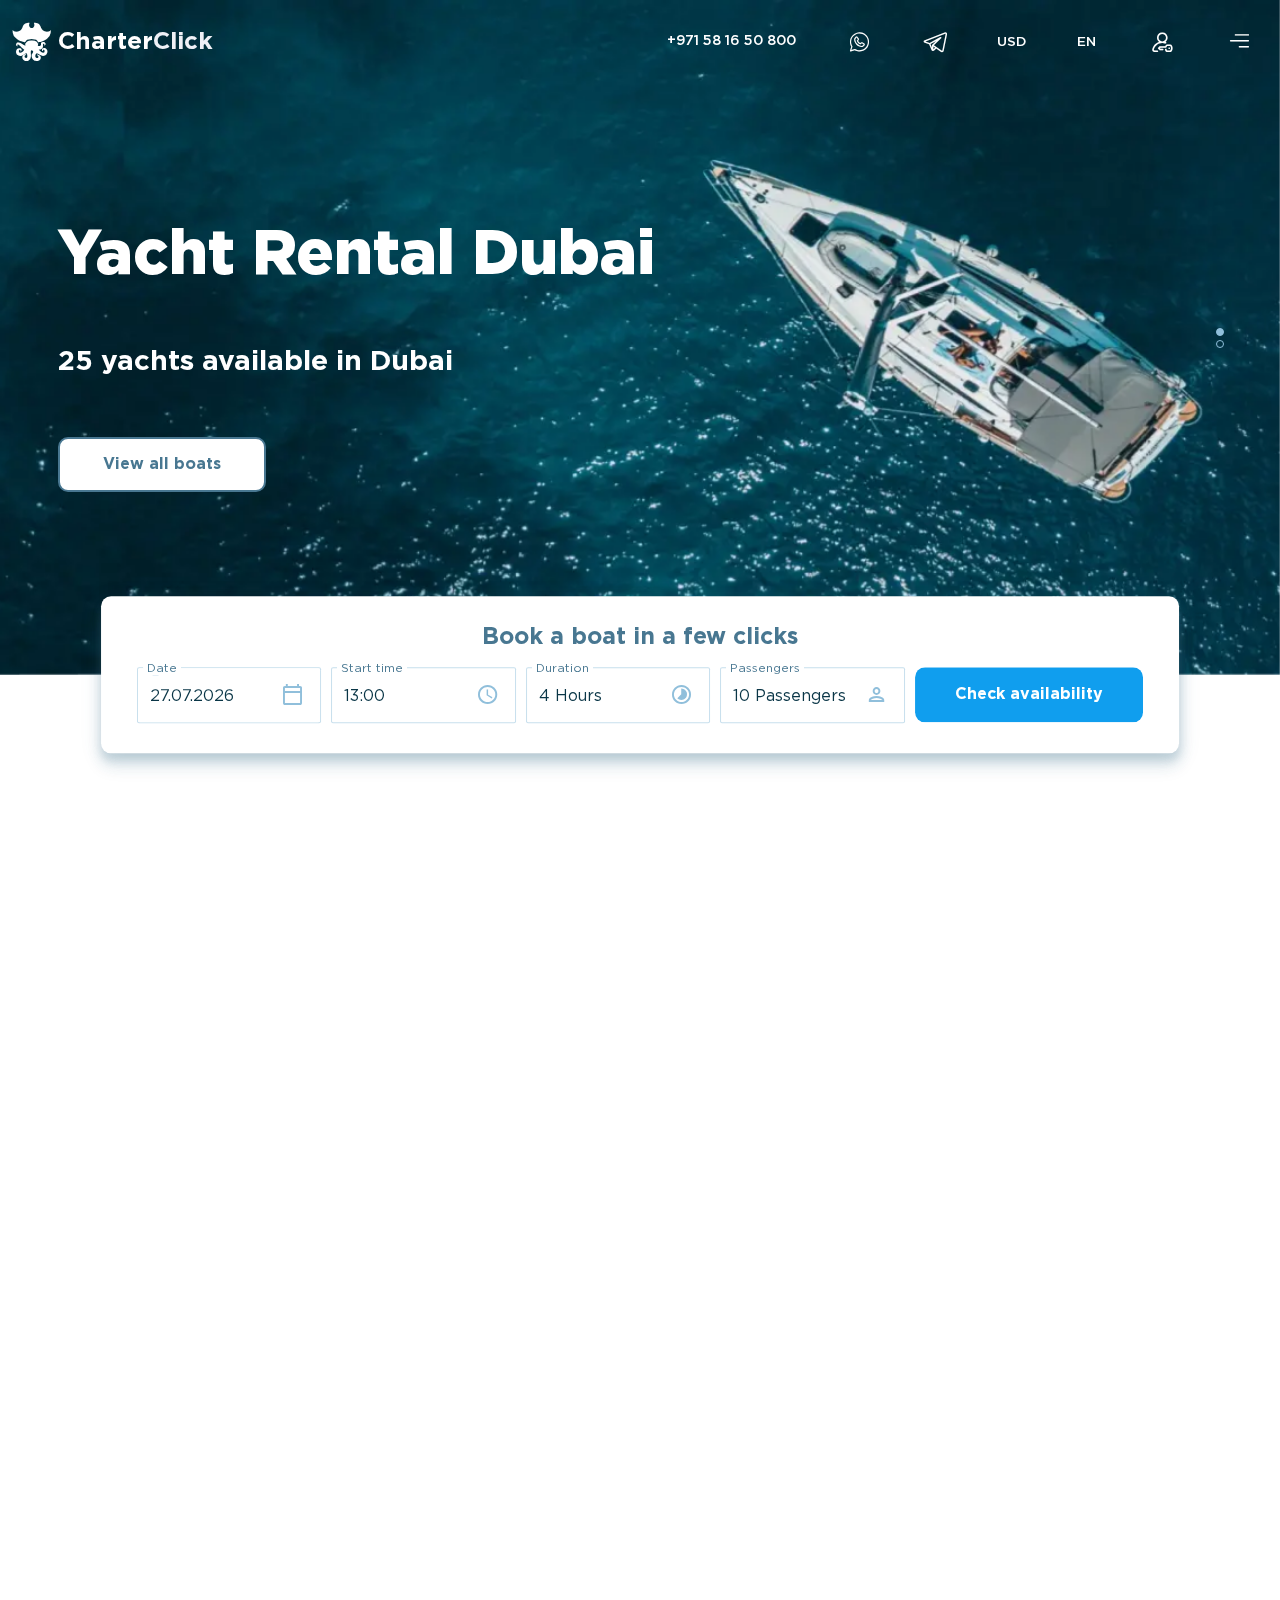
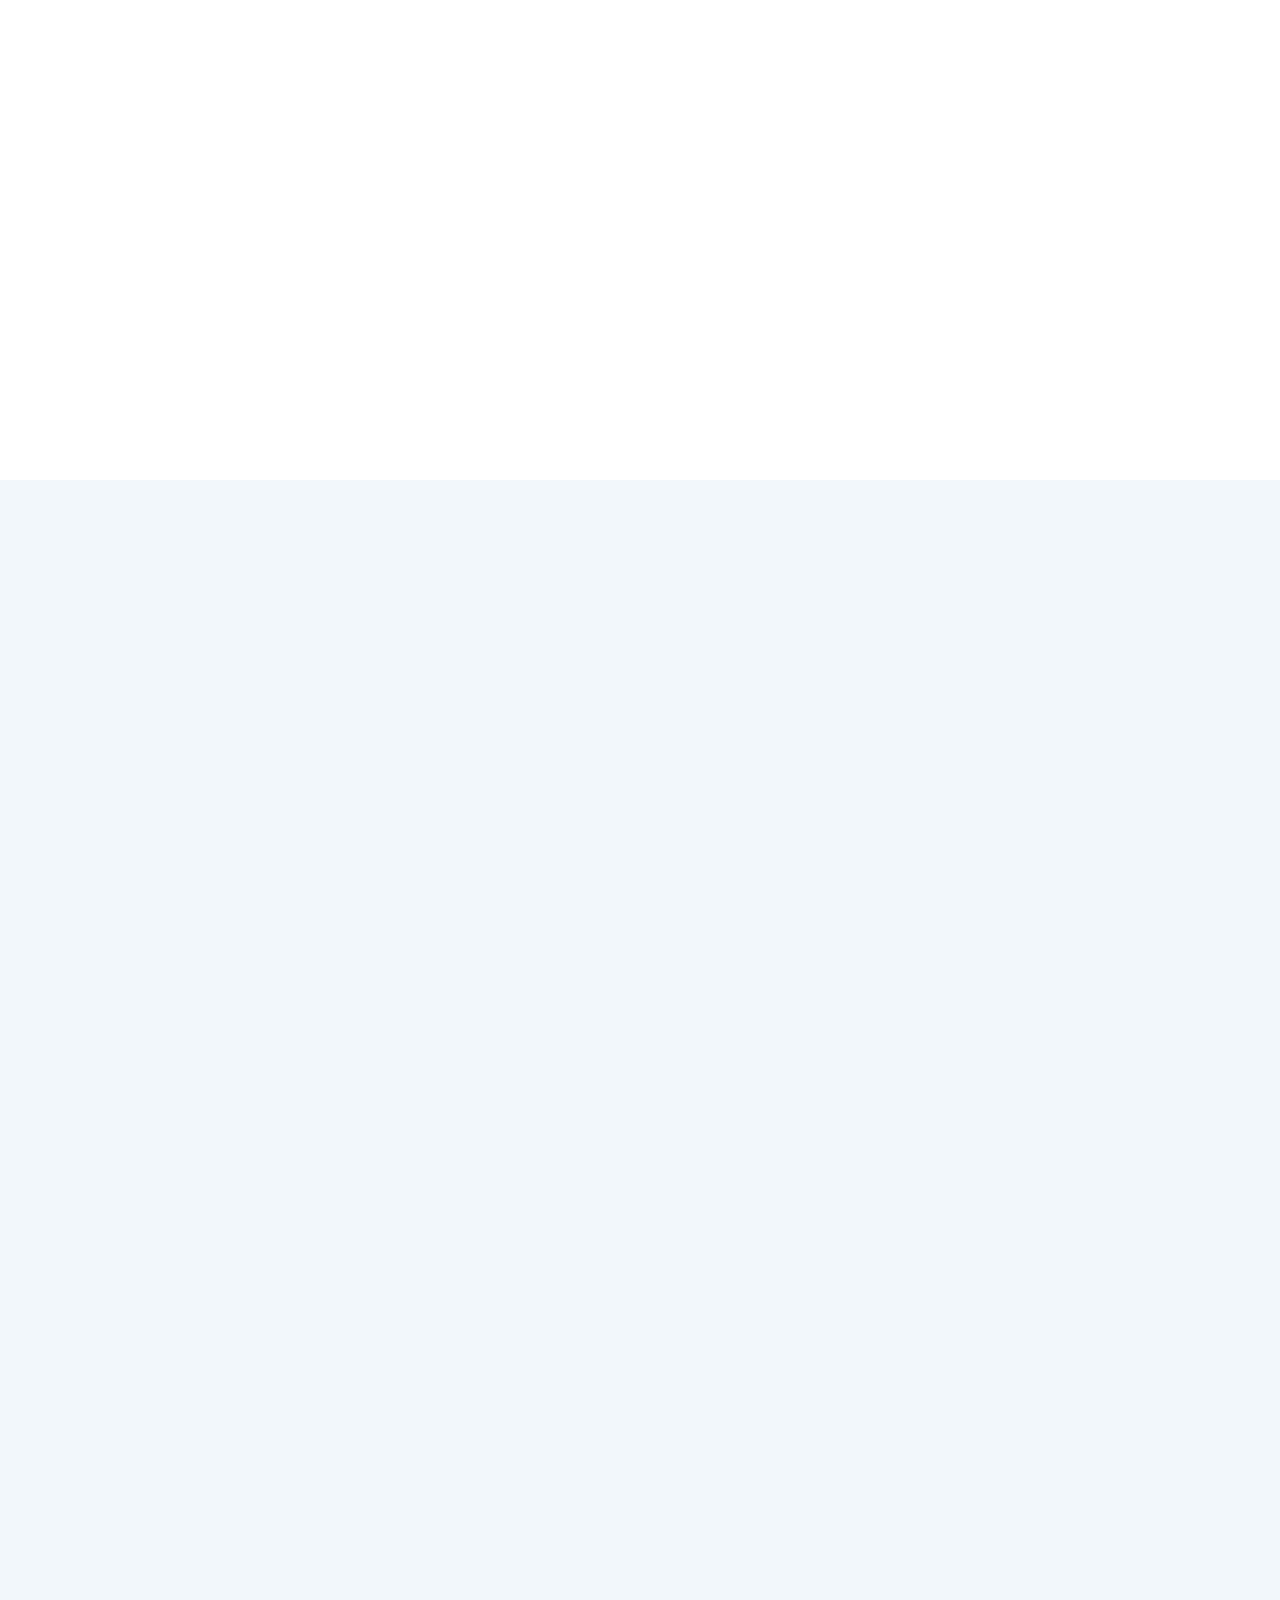
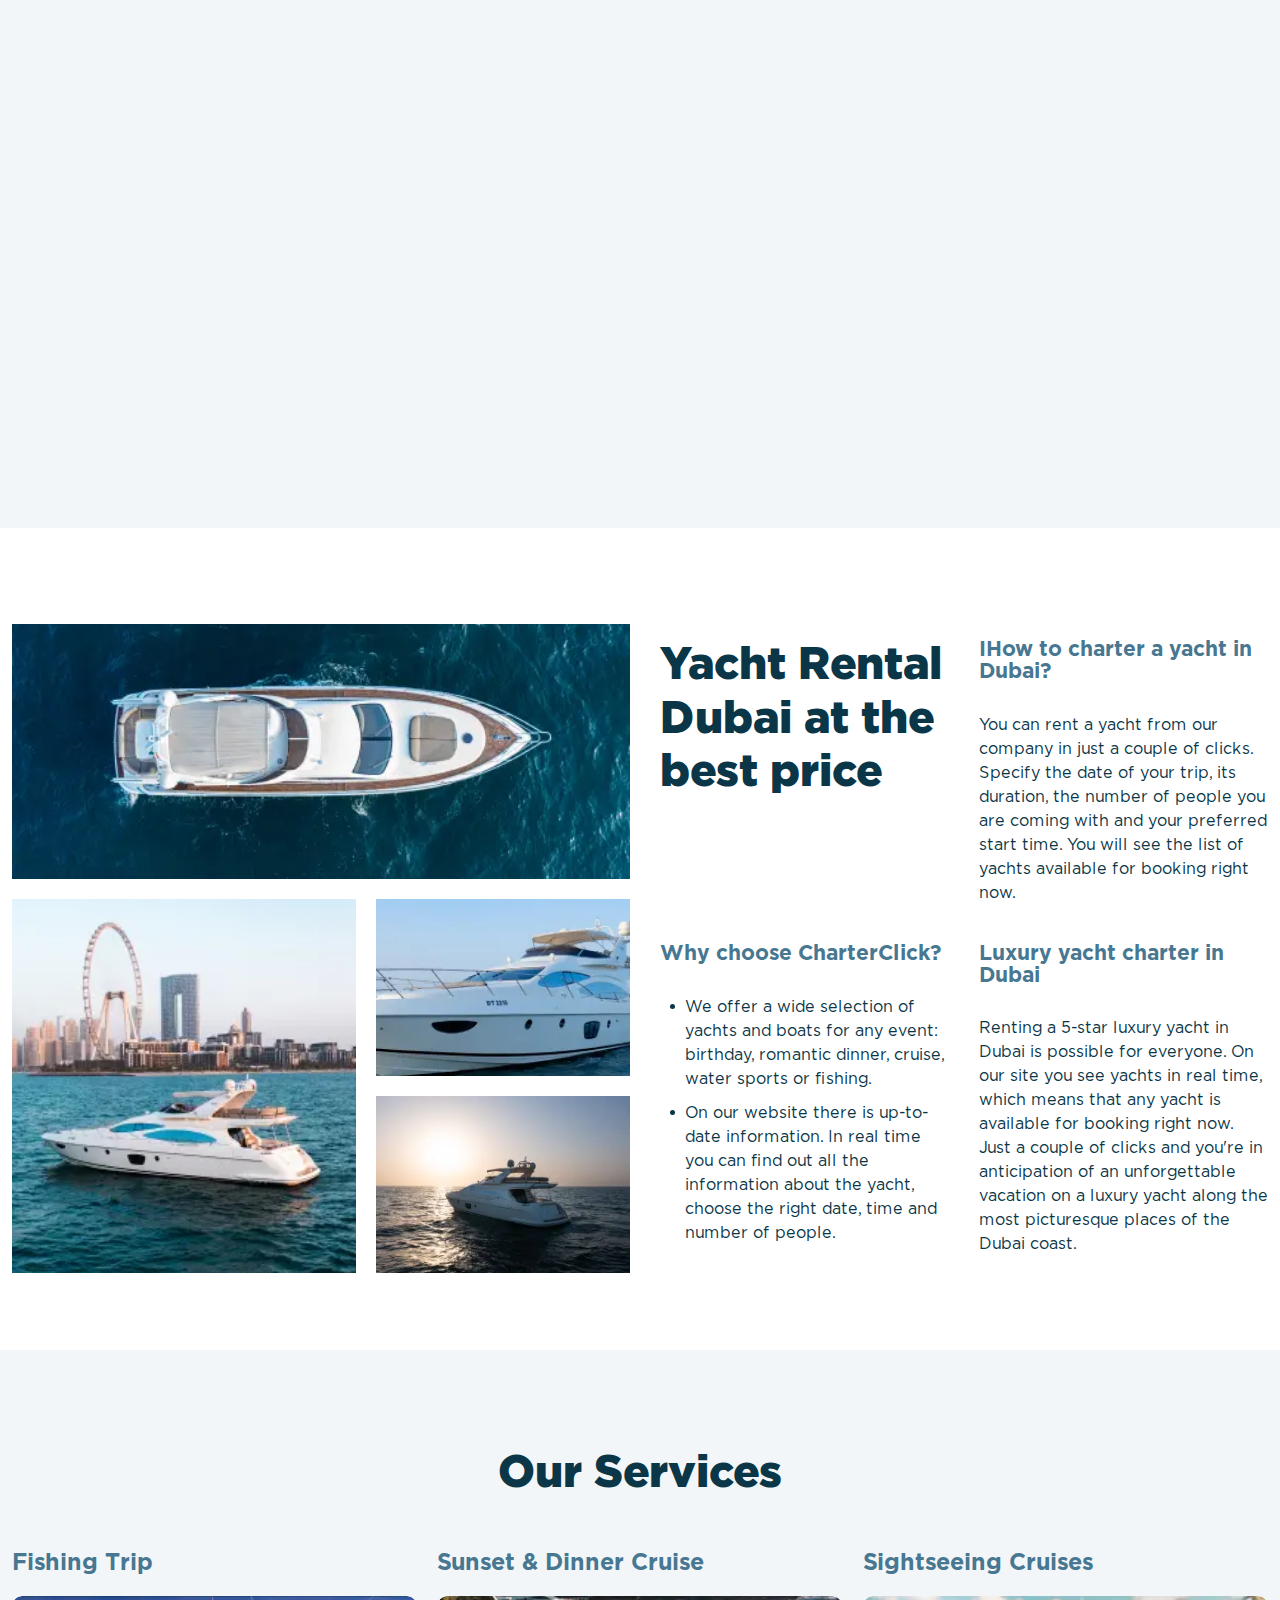
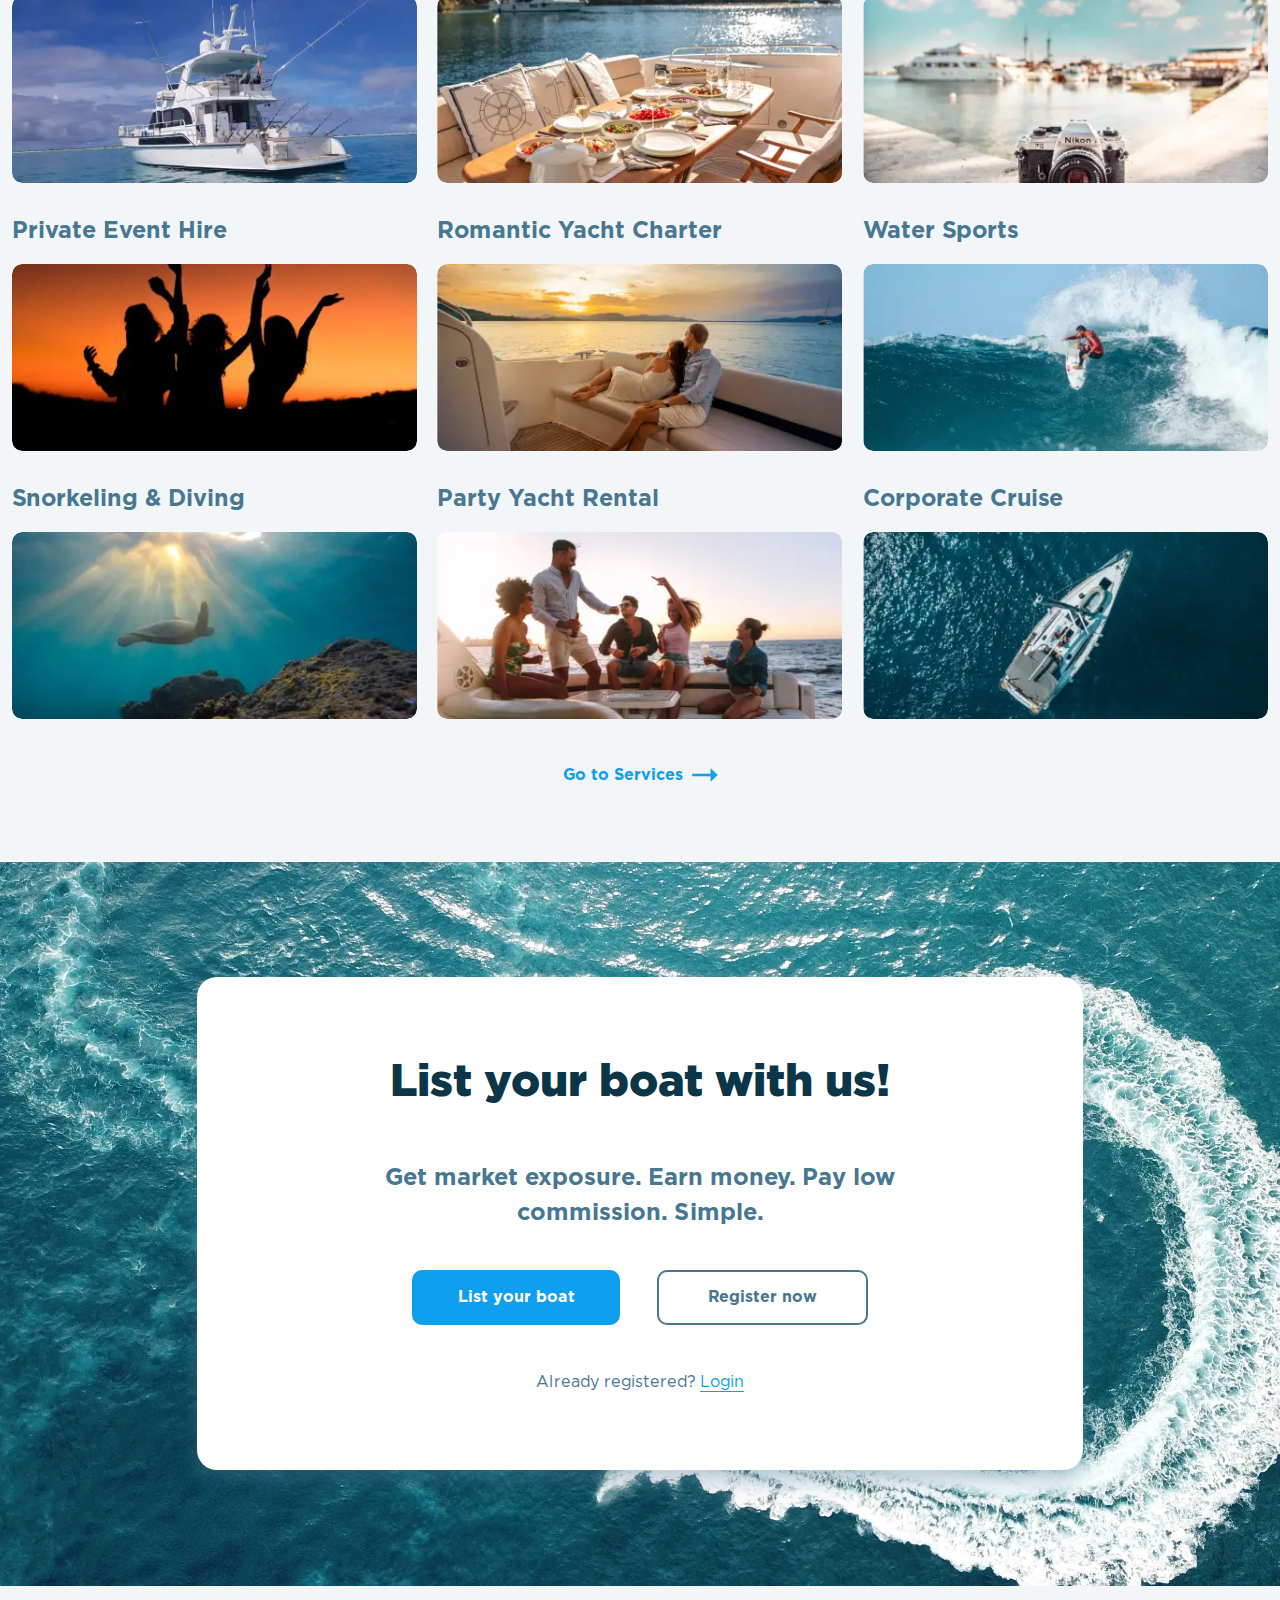
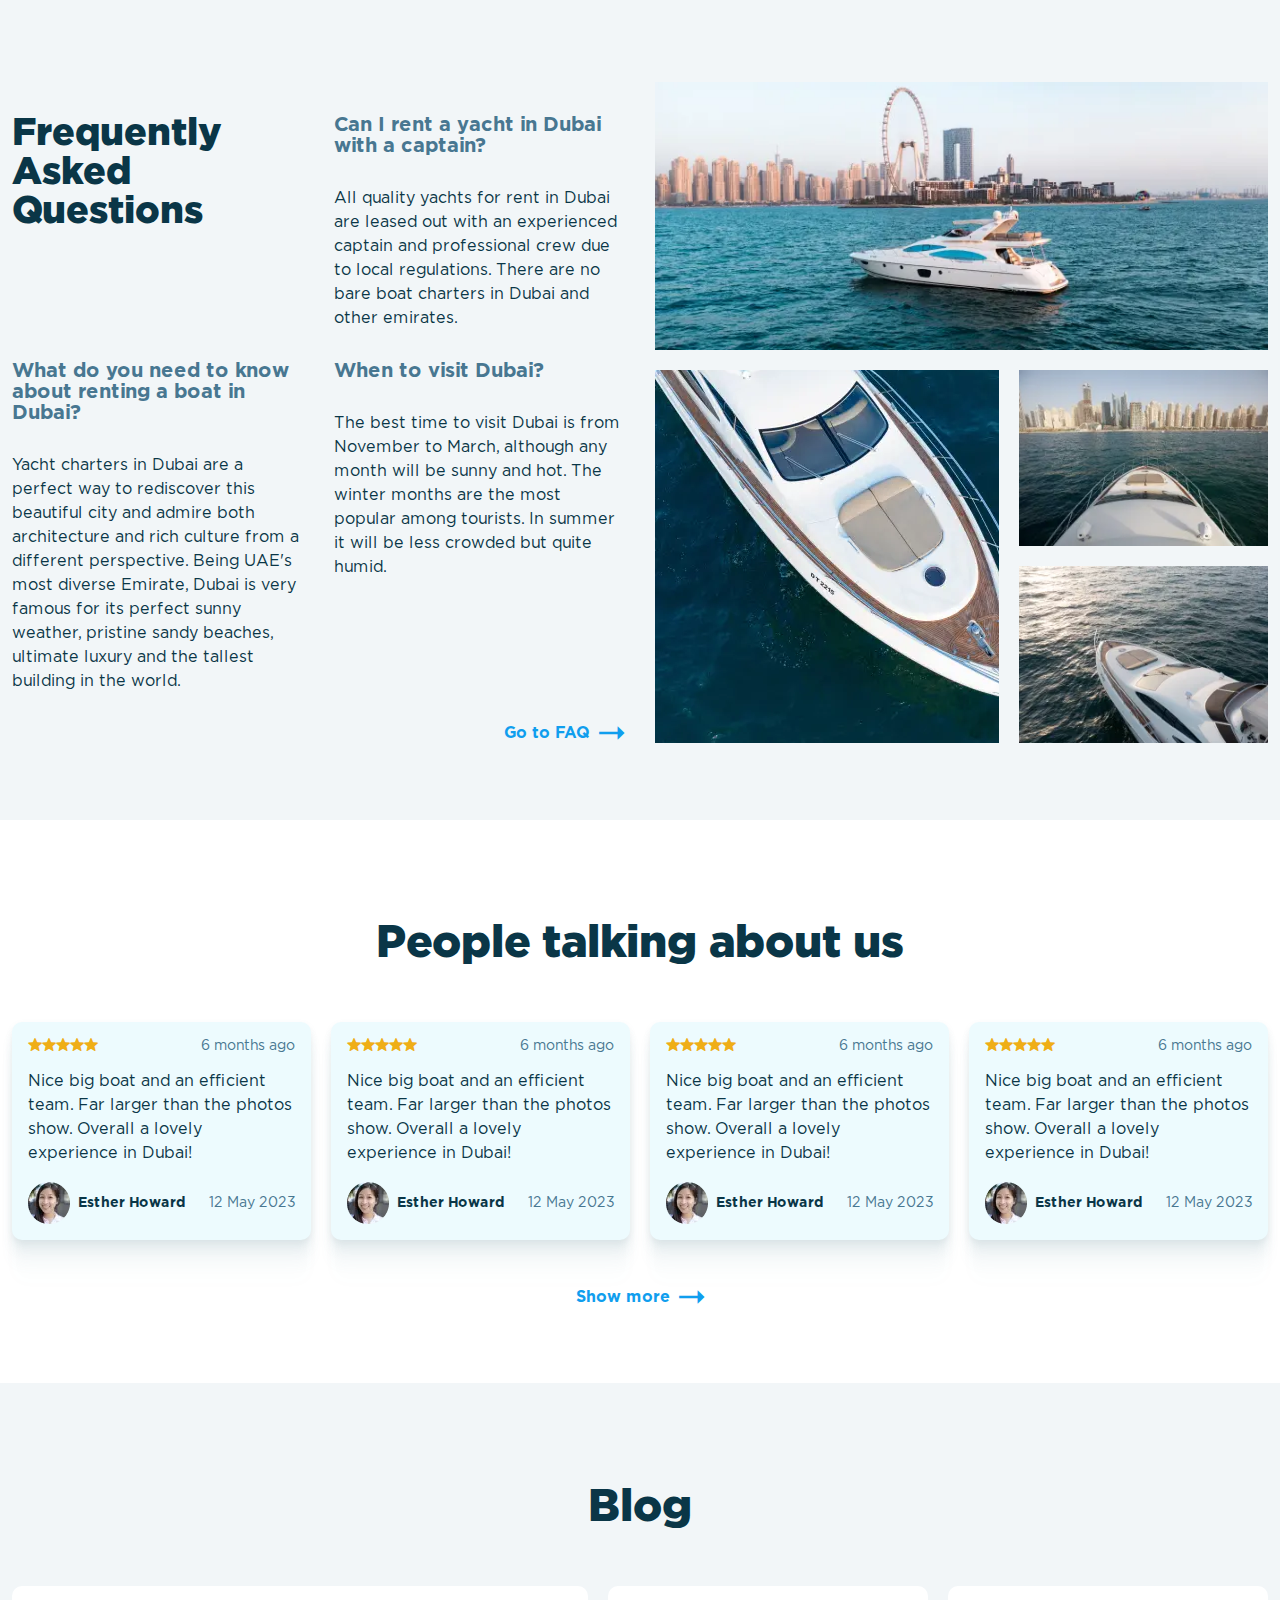
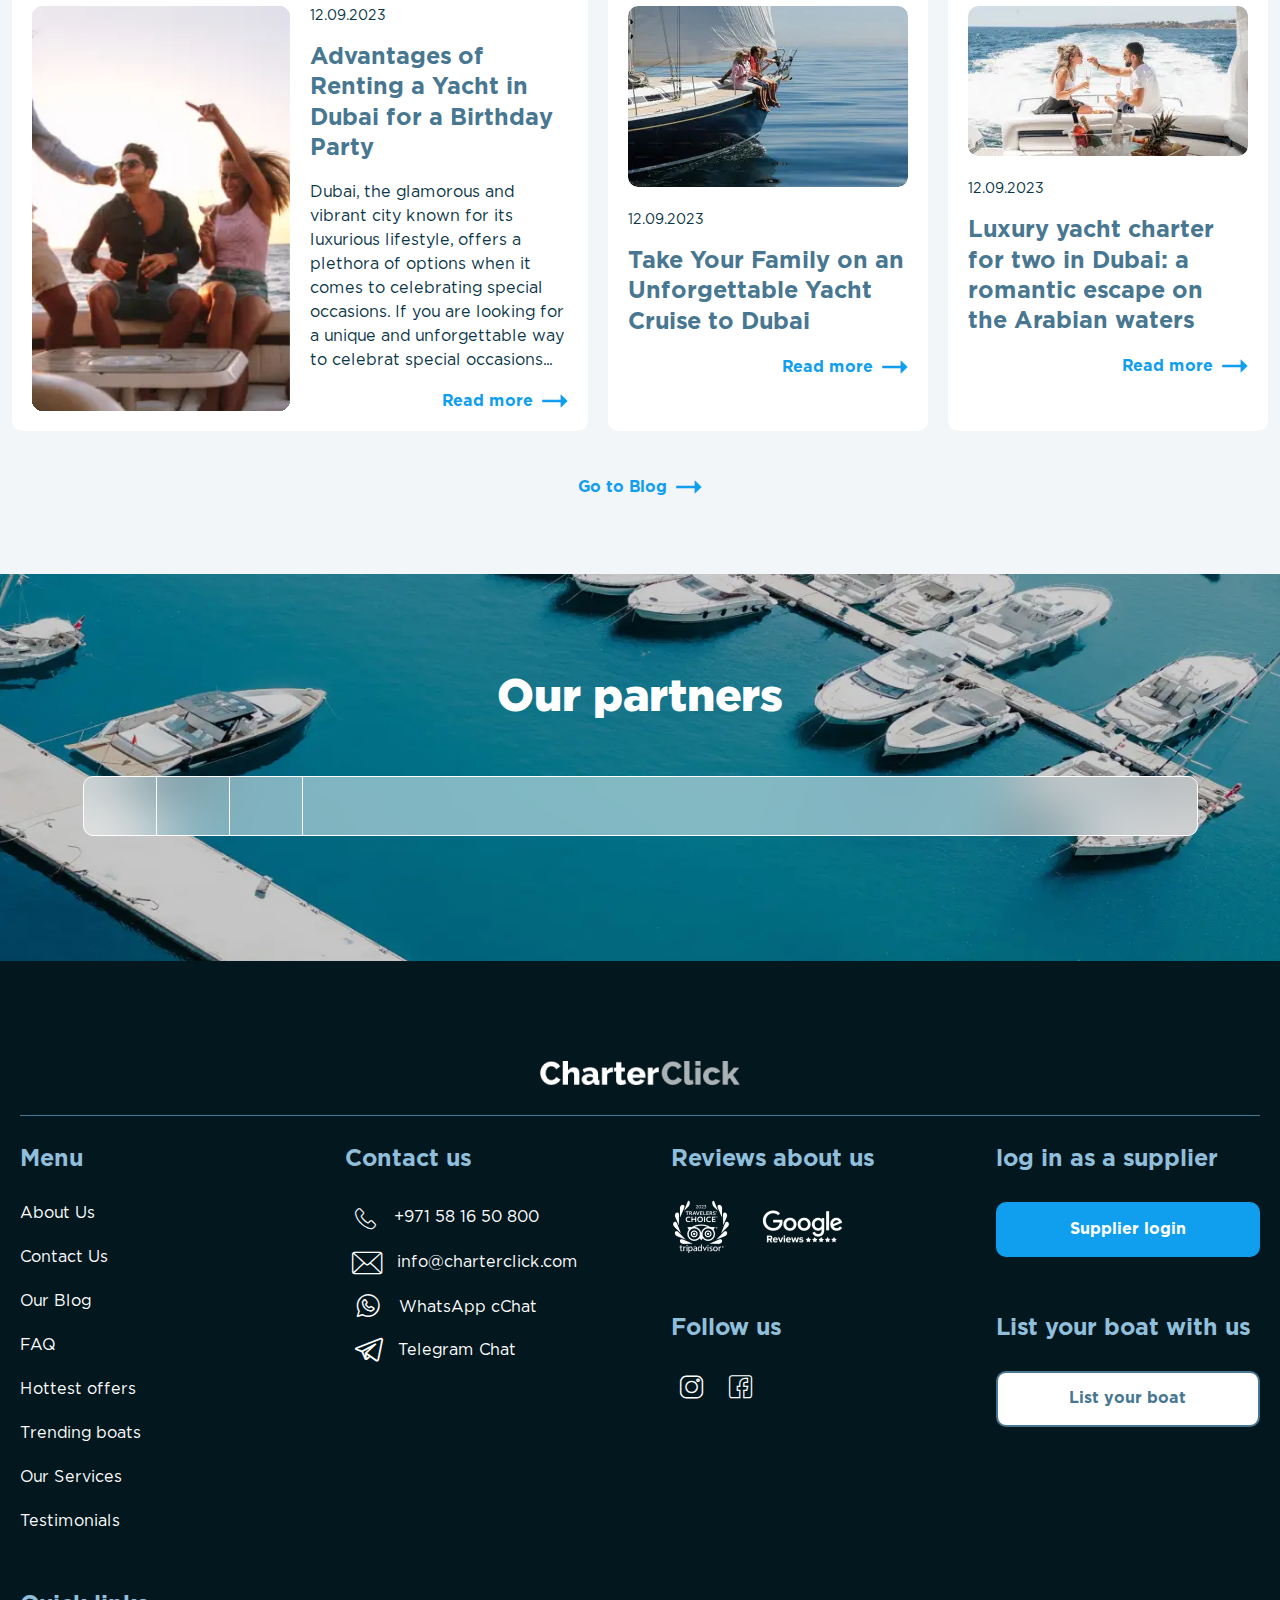
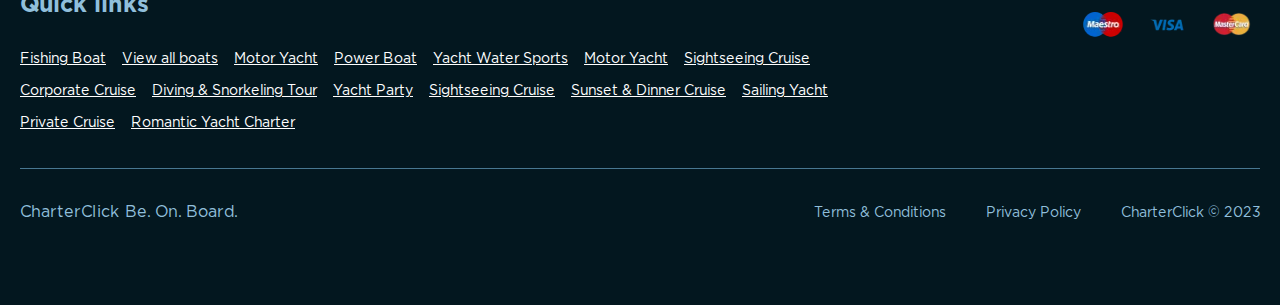
<file: home.html>
<!doctype html>
<html lang="en">

<head>
	<title>HomePage</title>
	<meta charset="UTF-8">
	<meta name="format-detection" content="telephone=no">
	<!-- <style>body{opacity: 0;}</style> -->
	<link rel="stylesheet" href="css/style.min.css?_v=20231024104316">
	<link rel="shortcut icon" href="favicon.ico">
	<!-- <meta name="robots" content="noindex, nofollow"> -->
	<meta name="viewport" content="width=device-width, initial-scale=1.0">
</head>

<body>
	<div class="wrapper">
		<header data-scroll="80" data-scroll-show="500" class="header header--main" data-lp data-watch-threshold="0" data-watch data-watch-once>
			<div class="header__container">
				<a href="index.html" class="header__main-logo"><span class="_icon-logo"></span><span>Charter</span><span>Click</span></a>
				<div class="header__menu menu">
					<nav class="menu__body">
						<ul class="menu__list" data-one-select>
							<li class="menu__item">
								<a href="tel:+971581650800" class="menu__link">+971 58 16 50 800</a>
							</li>
							<li class="menu__item">
								<a href="" class="menu__whatsapp"><span class="_icon-whatsapp"></span></a>
							</li>
							<li class="menu__item">
								<a href="" class="menu__telegram"><span class="_icon-telegram"></span></a>
							</li>
							<li class="menu__item">
								<select class="menu__type-monye" name="form[]" data-class-modif="form-type-monye-dark-header">
									<option value="1" selected>usd</option>
									<option value="2">aeg</option>
								</select>
							</li>
							<li class="menu__item">
								<select class="menu__select-lang" name="form[]" data-class-modif="form-lang-dark-header">
									<option value="1" selected>En</option>
									<option value="2">Ru</option>
								</select>
							</li>
							<li class="menu__item">
								<div class="menu__button _icon-log-in" data-show-modal>
									<div class="menu__actions" data-modal>
										<button type="button" data-popup="#popup-login" class="menu__log-in">
											log In
										</button>
										<button data-popup="#popup-register" type="button" class="menu__register">
											Register
										</button>
									</div>
								</div>
							</li>
						</ul>
					</nav>
					<nav class="menu__second">
						<div class="menu__burger-logo">
							<a href="index.html"><span class="_icon-logo"></span><span>Charter</span><span>Click</span></a>
						</div>
						<h3 class="menu__title">Menu</h3>
						<ul class="menu__second-list">
							<li>
								<a target="_blank" href="hottest-offers.html">Hottest offers</a>
							</li>
							<li>
								<a target="_blank" href="trending-boats.html">Trending boats</a>
							</li>
							<li>
								<a href="#">About Us</a>
							</li>
							<li>
								<a target="_blank" href="our-services.html">Our Services</a>
							</li>
							<li>
								<a target="_blank" href="confirmation.html">Register
								</a>
							</li>
							<li>
								<a target="_blank" href="faq.html">FAQ</a>
							</li>
							<li><a href="#">Testimonials</a></li>
							<li>
								<a target="_blank" href="yacht-card-selected.html">Our partners</a>
							</li>
							<li>
								<a target="_blank" href="error.html">404</a>
							</li>
						</ul>
						<h3 class="menu__title menu__title--contact">
							Contact Us
						</h3>
						<ul class="menu__contacts-list list-contact">
							<li class="list-contact__item">
								<a href="mailto:info@charterclick.com" class="list-contact__link _icon-mail-icon">info@charterclick.com</a>
							</li>
							<li class="list-contact__item">
								<a href="tel:+971581650800" class="list-contact__link _icon-phone-icon">+971 58 16 50 800</a>
							</li>
							<li class="list-contact__item">
								<a href="#" class="list-contact__link _icon-whatsapp">WhatsApp Chat</a>
							</li>
							<li class="list-contact__item">
								<a href="#" class="list-contact__link _icon-telegram">Telegram Chat</a>
							</li>
						</ul>
						<h3 class="menu__title menu__title--follow">
							Follow Us
						</h3>
						<ul class="menu__social-list list-social">
							<li class="list-social__item">
								<a href="#" class="list-social__link _icon-instagram"></a>
							</li>
							<li class="list-social__item">
								<a href="#" class="list-social__link _icon-facebook"></a>
							</li>
						</ul>
					</nav>
					<button type="button" class="menu__icon _icon-burger-icon"></button>
				</div>
			</div>
		</header>
		<main class="page">
			<section data-watch data-watch-once data-watch-threshold="0.3" class="page__main main">
				<div class="main__slider swiper">
					<div class="main__wrapper swiper-wrapper">
						<div class="main__slide slide-main swiper-slide">
							<div class="slide-main__container">
								<div class="slide-main__wrapper">
									<h1>Yacht Rental Dubai</h1>
									<p>25 yachts available in Dubai</p>
									<div class="slide-main__actions">
										<a href="#" class="slide-main__button button button--white">View all boats</a>
										<button type="button" class="slide-main__btn-blue button" data-popup="#popup-book">
											Check availability
										</button>
									</div>
								</div>
							</div>
							<div class="slide-main__bg">
								<picture><source srcset="img/main-page/main/image-01.webp" type="image/webp"><img src="img/main-page/main/image-01.png" alt="bg-image" /></picture>
							</div>
						</div>
						<div class="main__slide slide-main swiper-slide slide-main-white-header" style="background-color: rgb(255, 255, 255)">
							<div class="slide-main__container">
								<div class="slide-main__wrapper slide-main__wrapper--second">
									<h2>Yacht Rental Dubai</h2>
									<p>25 yachts available in Dubai</p>
									<div class="slide-main__actions">
										<a href="#" class="slide-main__button button button--white">View all boats</a>
										<button type="button" class="slide-main__btn-blue button" data-popup="#popup-book">
											Check availability
										</button>
									</div>
								</div>
							</div>
							<div class="slide-main__bg">
								<picture><source srcset="img/main-page/main/image-02.webp" type="image/webp"><img src="img/main-page/main/image-02.png" alt="bg-image" /></picture>
							</div>
						</div>
					</div>
					<div class="main__swiper-pagination"></div>
				</div>
				<div class="main__search search-main">
					<h3 class="search-main__title title title--small">
						Book a boat in a few clicks
					</h3>
					<form class="search-main__forma" action="#" method="POST" data-one-select>
						<!-- Hidden input -->
						<input type="hidden" name="durationType" value="secret" />
						<div class="search-main__line search-main__line--calendar">
							<label for="date">Date</label>
							<span class="search-main__icon _icon-calendar"></span>
							<input autocomplete="off" id="date" name="form[date]" data-datepicker placeholder="" value="" type="text" />
							<span class="search-main__select-arrow _icon-select-arrow"></span>
						</div>
						<div class="search-main__line">
							<label for="start-time">Start time</label>
							<select name="form[start-time]" id="start-time" data-class-modif="form-n-a" data-scroll>
								<option value="1">00:00</option>
								<option value="2">01:00</option>
								<option value="3">02:00</option>
								<option value="4">03:00</option>
								<option value="5">04:00</option>
								<option value="6">05:00</option>
								<option value="7">06:00</option>
								<option value="8">07:00</option>
								<option value="9">08:00</option>
								<option value="10">09:00</option>
								<option value="11">10:00</option>
								<option value="12">11:00</option>
								<option value="13">12:00</option>
								<option value="14" selected>13:00</option>
								<option value="15">14:00</option>
								<option value="16">15:00</option>
								<option value="17">16:00</option>
								<option value="18">17:00</option>
								<option value="19">18:00</option>
								<option value="20">19:00</option>
								<option value="21">21:00</option>
								<option value="22">22:00</option>
								<option value="23">23:00</option>
							</select>
						</div>
						<div class="search-main__line">
							<label for="duration">Duration</label>
							<select name="form[duration]" id="duration" data-class-modif="form-hors" data-scroll>
								<option value="1">1 hour</option>
								<option value="2">2 hours</option>
								<option value="3">3 hours</option>
								<option value="4" selected>4 hours</option>
								<option value="5">5 hours</option>
								<option value="6">6 hours</option>
								<option value="7">7 hours</option>
								<option value="8">8 hours</option>
								<option value="9">9 hours</option>
								<option value="10">10 hours</option>
								<option value="11">11 hours</option>
								<option value="12">12 hours</option>
							</select>
						</div>
						<div class="search-main__line">
							<label for="passengers">Passengers</label>
							<select name="form[passengers]" id="passengers" data-class-modif="form-passengers" data-scroll>
								<option value="1">1 passengers</option>
								<option value="2">2 passengers</option>
								<option value="3">3 passengers</option>
								<option value="4">4 passengers</option>
								<option value="5">5 passengers</option>
								<option value="6">6 passengers</option>
								<option value="7">7 passengers</option>
								<option value="8">8 passengers</option>
								<option value="9">9 passengers</option>
								<option value="10" selected>
									10 passengers
								</option>
								<option value="12">12 passengers</option>
								<option value="13">13 passengers</option>
								<option value="14">14 passengers</option>
								<option value="15">15 passengers</option>
								<option value="16">16 passengers</option>
								<option value="17">17 passengers</option>
								<option value="18">18 passengers</option>
								<option value="19">19 passengers</option>
								<option value="20">20 passengers</option>
								<option value="21">21 passengers</option>
								<option value="22">22 passengers</option>
								<option value="23">23 passengers</option>
								<option value="24">24 passengers</option>
								<option value="25">25 passengers</option>
								<option value="26">26 passengers</option>
								<option value="27">27 passengers</option>
								<option value="28">28 passengers</option>
								<option value="29">29 passengers</option>
								<option value="30">30 passengers</option>
								<option value="31">31 passengers</option>
								<option value="32">32 passengers</option>
								<option value="33">33 passengers</option>
								<option value="34">34 passengers</option>
								<option value="35">35 passengers</option>
								<option value="36">36 passengers</option>
								<option value="37">37 passengers</option>
								<option value="38">38 passengers</option>
								<option value="39">39 passengers</option>
								<option value="40">40 passengers</option>
								<option value="41">41 passengers</option>
								<option value="42">42 passengers</option>
								<option value="43">43 passengers</option>
								<option value="44">44 passengers</option>
								<option value="45">45 passengers</option>
								<option value="46">46 passengers</option>
								<option value="47">47 passengers</option>
								<option value="48">48 passengers</option>
								<option value="49">49 passengers</option>
								<option value="50">50 passengers</option>
								<option value="51">51 passengers</option>
								<option value="52">52 passengers</option>
								<option value="53">53 passengers</option>
								<option value="54">54 passengers</option>
								<option value="55">55 passengers</option>
								<option value="56">56 passengers</option>
								<option value="57">57 passengers</option>
								<option value="58">58 passengers</option>
								<option value="59">59 passengers</option>
								<option value="60">60 passengers</option>
								<option value="61">61 passengers</option>
								<option value="62">62 passengers</option>
								<option value="63">63 passengers</option>
								<option value="64">64 passengers</option>
								<option value="65">65 passengers</option>
							</select>
						</div>
						<button type="submit" class="search-main__button button">
							Check availability
						</button>
					</form>
				</div>
			</section>
			<section class="page__hottest hottest" data-watch data-watch-once data-watch-threshold="0.3">
				<div class="hottest__container">
					<h2>Hottest offers</h2>
					<div class="hottest__content">
						<!-- Оболонка слайдера -->
						<div class="hottest__slider swiper">
							<!-- Двигающееся часть слайдера -->
							<div class="hottest__swiper-wrapper swiper-wrapper">
								<!-- Слайд -->
								<div class="hottest__slide swiper-slide">
									<article class="hottest__card card-ship">
										<div class="card-ship__image">
											<picture><source srcset="img/main-page/hottest/image-01.webp" type="image/webp"><img src="img/main-page/hottest/image-01.png" alt="image" /></picture>
										</div>
										<div class="card-ship__shares-block">
											<h4 class="card-ship__sub-title">
												<span><img src="img/main-page/hottest/fire.svg" alt="fire" /></span>Book 3 hours - get 1 hour
												free
											</h4>
											<div class="card-ship__date-info">
												<p class="card-ship__data">
													01.03.23 - 08.10.24
												</p>
												<p class="card-ship__hours">
													Everyday for 4 hours
												</p>
											</div>
										</div>
										<div class="card-ship__wrapper">
											<div class="card-ship__info">
												<h3 class="card-ship__title">
													Royal Majesty 56ft -
													Luxury Edition
												</h3>
												<div class="card-ship__locations">
													<p class="card-ship__location">
														<span class="card-ship__icon _icon-location"></span>
														Dubai, Dubai Harbour
													</p>
													<div class="card-ship__testination">
														<ul class="card-ship__star-list">
															<li class="card-ship__star-item _icon-star"></li>
															<li class="card-ship__star-item _icon-star"></li>
															<li class="card-ship__star-item _icon-star"></li>
															<li class="card-ship__star-item _icon-star"></li>
															<li class="card-ship__star-item _icon-star"></li>
														</ul>
														<p class="card-ship__test-number">
															(12)
														</p>
													</div>
												</div>
											</div>
											<div class="card-ship__team">
												<p class="card-ship__crew _icon-captain">
													Captain
													<span><img src="img/main-page/hottest/flage-gb.svg" alt="flage" /></span>
												</p>
												<p class="card-ship__crew _icon-crew">
													Crew
													<span><img src="img/main-page/hottest/flage-cz.svg" alt="flage" /></span>
												</p>
											</div>
											<div class="card-ship__about-ship">
												<p class="card-ship__item _icon-guest-people">
													10
												</p>
												<div class="card-ship__decore"></div>
												<p class="card-ship__item _icon-lenght-ship">
													56f r
												</p>
												<div class="card-ship__decore"></div>
												<p class="card-ship__item _icon-calendar">
													2017
												</p>
											</div>
											<div class="card-ship__actions">
												<div class="card-ship__price">
													<p class="card-ship__price">
														AED 450 / 4 hour
													</p>
													<p class="card-ship__tax">
														*Price excludes 5%
														VAT
													</p>
												</div>
												<a href="#" target="_blank" class="card-ship__button button button--card" data-popup="#apply-offers">Apply offer</a>
											</div>
										</div>
									</article>
								</div>
								<!-- Слайд -->
								<div class="hottest__slide swiper-slide">
									<article class="hottest__card card-ship">
										<div class="card-ship__image">
											<picture><source srcset="img/main-page/hottest/image-02.webp" type="image/webp"><img src="img/main-page/hottest/image-02.png" alt="image" /></picture>
										</div>
										<div class="card-ship__shares-block">
											<h4 class="card-ship__sub-title">
												<span><img src="img/main-page/hottest/fire.svg" alt="fire" /></span>Book 3 hours - get 1 hour
												free
											</h4>
											<div class="card-ship__date-info">
												<p class="card-ship__data">
													01.03.23 - 08.10.24
												</p>
												<p class="card-ship__hours">
													Everyday for 4 hours
												</p>
											</div>
										</div>
										<div class="card-ship__wrapper">
											<div class="card-ship__info">
												<h3 class="card-ship__title">
													Royal Majesty 56ft -
													Luxury Edition
												</h3>
												<div class="card-ship__locations">
													<p class="card-ship__location">
														<span class="card-ship__icon _icon-location"></span>
														Dubai, Dubai Harbour
													</p>
													<div class="card-ship__testination">
														<ul class="card-ship__star-list">
															<li class="card-ship__star-item _icon-star"></li>
															<li class="card-ship__star-item _icon-star"></li>
															<li class="card-ship__star-item _icon-star"></li>
															<li class="card-ship__star-item _icon-star"></li>
															<li class="card-ship__star-item _icon-star"></li>
														</ul>
														<p class="card-ship__test-number">
															(12)
														</p>
													</div>
												</div>
											</div>
											<div class="card-ship__team">
												<p class="card-ship__crew _icon-captain">
													Captain
													<span><img src="img/main-page/hottest/flage-gb.svg" alt="flage" /></span>
												</p>
												<p class="card-ship__crew _icon-crew">
													Crew
													<span><img src="img/main-page/hottest/flage-cz.svg" alt="flage" /></span>
												</p>
											</div>
											<div class="card-ship__about-ship">
												<p class="card-ship__item _icon-guest-people">
													10
												</p>
												<div class="card-ship__decore"></div>
												<p class="card-ship__item _icon-lenght-ship">
													56f r
												</p>
												<div class="card-ship__decore"></div>
												<p class="card-ship__item _icon-calendar">
													2017
												</p>
											</div>
											<div class="card-ship__actions">
												<div class="card-ship__price">
													<p class="card-ship__price">
														AED 450 / 4 hour
													</p>
													<p class="card-ship__tax">
														*Price excludes 5%
														VAT
													</p>
												</div>
												<a href="#" target="_blank" class="card-ship__button button button--card" data-popup="#apply-offers">Apply offer</a>
											</div>
										</div>
									</article>
								</div>
								<!-- Слайд -->
								<div class="hottest__slide swiper-slide">
									<article class="hottest__card card-ship">
										<div class="card-ship__image">
											<picture><source srcset="img/main-page/hottest/image-03.webp" type="image/webp"><img src="img/main-page/hottest/image-03.png" alt="image" /></picture>
										</div>
										<div class="card-ship__shares-block">
											<h4 class="card-ship__sub-title">
												<span><img src="img/main-page/hottest/fire.svg" alt="fire" /></span>Book 3 hours - get 1 hour
												free
											</h4>
											<div class="card-ship__date-info">
												<p class="card-ship__data">
													01.03.23 - 08.10.24
												</p>
												<p class="card-ship__hours">
													Everyday for 4 hours
												</p>
											</div>
										</div>
										<div class="card-ship__wrapper">
											<div class="card-ship__info">
												<h3 class="card-ship__title">
													VERONIKA
												</h3>
												<div class="card-ship__locations">
													<p class="card-ship__location">
														<span class="card-ship__icon _icon-location"></span>
														Dubai, Dubai Harbour
													</p>
													<div class="card-ship__testination">
														<ul class="card-ship__star-list">
															<li class="card-ship__star-item _icon-star"></li>
															<li class="card-ship__star-item _icon-star"></li>
															<li class="card-ship__star-item _icon-star"></li>
															<li class="card-ship__star-item _icon-star"></li>
															<li class="card-ship__star-item _icon-star"></li>
														</ul>
														<p class="card-ship__test-number">
															(12)
														</p>
													</div>
												</div>
											</div>
											<div class="card-ship__team">
												<p class="card-ship__crew _icon-captain">
													Captain
													<span><img src="img/main-page/hottest/flage-gb.svg" alt="flage" /></span>
												</p>
												<p class="card-ship__crew _icon-crew">
													Crew
													<span><img src="img/main-page/hottest/flage-cz.svg" alt="flage" /></span>
												</p>
											</div>
											<div class="card-ship__about-ship">
												<p class="card-ship__item _icon-guest-people">
													10
												</p>
												<div class="card-ship__decore"></div>
												<p class="card-ship__item _icon-lenght-ship">
													56f r
												</p>
												<div class="card-ship__decore"></div>
												<p class="card-ship__item _icon-calendar">
													2017
												</p>
											</div>
											<div class="card-ship__actions">
												<div class="card-ship__price">
													<p class="card-ship__price">
														AED 2 796 / 4 hour
													</p>
													<p class="card-ship__tax">
														*Price excludes 5%
														VAT
													</p>
												</div>
												<a href="#" target="_blank" class="card-ship__button button button--card" data-popup="#apply-offers">Apply offer</a>
											</div>
										</div>
									</article>
								</div>
								<!-- Слайд -->
								<div class="hottest__slide swiper-slide">
									<article class="hottest__card card-ship">
										<div class="card-ship__image">
											<picture><source srcset="img/main-page/hottest/image-04.webp" type="image/webp"><img src="img/main-page/hottest/image-04.png" alt="image" /></picture>
										</div>
										<div class="card-ship__shares-block">
											<h4 class="card-ship__sub-title">
												<span><img src="img/main-page/hottest/fire.svg" alt="fire" /></span>Book 3 hours - get 1 hour
												free
											</h4>
											<div class="card-ship__date-info">
												<p class="card-ship__data">
													01.03.23 - 08.10.24
												</p>
												<p class="card-ship__hours">
													Everyday for 4 hours
												</p>
											</div>
										</div>
										<div class="card-ship__wrapper">
											<div class="card-ship__info">
												<h3 class="card-ship__title">
													Royal Majesty 56ft -
													Luxury Edition
												</h3>
												<div class="card-ship__locations">
													<p class="card-ship__location">
														<span class="card-ship__icon _icon-location"></span>
														Dubai, Dubai Harbour
													</p>
													<div class="card-ship__testination">
														<ul class="card-ship__star-list">
															<li class="card-ship__star-item _icon-star"></li>
															<li class="card-ship__star-item _icon-star"></li>
															<li class="card-ship__star-item _icon-star"></li>
															<li class="card-ship__star-item _icon-star"></li>
															<li class="card-ship__star-item _icon-star"></li>
														</ul>
														<p class="card-ship__test-number">
															(12)
														</p>
													</div>
												</div>
											</div>
											<div class="card-ship__team">
												<p class="card-ship__crew _icon-captain">
													Captain
													<span><img src="img/main-page/hottest/flage-gb.svg" alt="flage" /></span>
												</p>
												<p class="card-ship__crew _icon-crew">
													Crew
													<span><img src="img/main-page/hottest/flage-cz.svg" alt="flage" /></span>
												</p>
											</div>
											<div class="card-ship__about-ship">
												<p class="card-ship__item _icon-guest-people">
													10
												</p>
												<div class="card-ship__decore"></div>
												<p class="card-ship__item _icon-lenght-ship">
													56f r
												</p>
												<div class="card-ship__decore"></div>
												<p class="card-ship__item _icon-calendar">
													2017
												</p>
											</div>
											<div class="card-ship__actions">
												<div class="card-ship__price">
													<p class="card-ship__price">
														AED 450 / 4 hour
													</p>
													<p class="card-ship__tax">
														*Price excludes 5%
														VAT
													</p>
												</div>
												<a href="#" target="_blank" class="card-ship__button button button--card" data-popup="#apply-offers">Apply offer</a>
											</div>
										</div>
									</article>
								</div>
							</div>
						</div>
						<!-- Оболонка блока, який буде блок на розширеннні менше 1321 -->
						<div class="hottest__wrapper">
							<article class="hottest__card card-ship">
								<div class="card-ship__image">
									<picture><source srcset="img/main-page/hottest/image-01.webp" type="image/webp"><img src="img/main-page/hottest/image-01.png" alt="image" /></picture>
								</div>
								<div class="card-ship__shares-block">
									<h4 class="card-ship__sub-title">
										<span><img src="img/main-page/hottest/fire.svg" alt="fire" /></span>Book 3 hours - get 1 hour free
									</h4>
									<div class="card-ship__date-info">
										<p class="card-ship__data">
											01.03.23 - 08.10.24
										</p>
										<p class="card-ship__hours">
											Everyday for 4 hours
										</p>
									</div>
								</div>
								<div class="card-ship__wrapper">
									<div class="card-ship__info">
										<h3 class="card-ship__title">
											Royal Majesty 56ft - Luxury
											Edition
										</h3>
										<div class="card-ship__locations">
											<p class="card-ship__location">
												<span class="card-ship__icon _icon-location"></span>
												Dubai, Dubai Harbour
											</p>
											<div class="card-ship__testination">
												<ul class="card-ship__star-list">
													<li class="card-ship__star-item _icon-star"></li>
													<li class="card-ship__star-item _icon-star"></li>
													<li class="card-ship__star-item _icon-star"></li>
													<li class="card-ship__star-item _icon-star"></li>
													<li class="card-ship__star-item _icon-star"></li>
												</ul>
												<p class="card-ship__test-number">
													(12)
												</p>
											</div>
										</div>
									</div>
									<div class="card-ship__team">
										<p class="card-ship__crew _icon-captain">
											Captain
											<span><img src="img/main-page/hottest/flage-gb.svg" alt="flage" /></span>
										</p>
										<p class="card-ship__crew _icon-crew">
											Crew
											<span><img src="img/main-page/hottest/flage-cz.svg" alt="flage" /></span>
										</p>
									</div>
									<div class="card-ship__about-ship">
										<p class="card-ship__item _icon-guest-people">
											10
										</p>
										<div class="card-ship__decore"></div>
										<p class="card-ship__item _icon-lenght-ship">
											56f r
										</p>
										<div class="card-ship__decore"></div>
										<p class="card-ship__item _icon-calendar">
											2017
										</p>
									</div>
									<div class="card-ship__actions">
										<div class="card-ship__price">
											<p class="card-ship__price">
												AED 450 / 4 hour
											</p>
											<p class="card-ship__tax">
												*Price excludes 5% VAT
											</p>
										</div>
										<a href="#" target="_blank" class="card-ship__button button button--card" data-popup="#apply-offers">Apply offer</a>
									</div>
								</div>
							</article>
							<article class="hottest__card card-ship">
								<div class="card-ship__image">
									<picture><source srcset="img/main-page/hottest/image-02.webp" type="image/webp"><img src="img/main-page/hottest/image-02.png" alt="image" /></picture>
								</div>
								<div class="card-ship__shares-block">
									<h4 class="card-ship__sub-title">
										<span><img src="img/main-page/hottest/fire.svg" alt="fire" /></span>Book 3 hours - get 1 hour free
									</h4>
									<div class="card-ship__date-info">
										<p class="card-ship__data">
											01.03.23 - 08.10.24
										</p>
										<p class="card-ship__hours">
											Everyday for 4 hours
										</p>
									</div>
								</div>
								<div class="card-ship__wrapper">
									<div class="card-ship__info">
										<h3 class="card-ship__title">
											Royal Majesty 56ft - Luxury
											Edition
										</h3>
										<div class="card-ship__locations">
											<p class="card-ship__location">
												<span class="card-ship__icon _icon-location"></span>
												Dubai, Dubai Harbour
											</p>
											<div class="card-ship__testination">
												<ul class="card-ship__star-list">
													<li class="card-ship__star-item _icon-star"></li>
													<li class="card-ship__star-item _icon-star"></li>
													<li class="card-ship__star-item _icon-star"></li>
													<li class="card-ship__star-item _icon-star"></li>
													<li class="card-ship__star-item _icon-star"></li>
												</ul>
												<p class="card-ship__test-number">
													(12)
												</p>
											</div>
										</div>
									</div>
									<div class="card-ship__team">
										<p class="card-ship__crew _icon-captain">
											Captain
											<span><img src="img/main-page/hottest/flage-gb.svg" alt="flage" /></span>
										</p>
										<p class="card-ship__crew _icon-crew">
											Crew
											<span><img src="img/main-page/hottest/flage-cz.svg" alt="flage" /></span>
										</p>
									</div>
									<div class="card-ship__about-ship">
										<p class="card-ship__item _icon-guest-people">
											10
										</p>
										<div class="card-ship__decore"></div>
										<p class="card-ship__item _icon-lenght-ship">
											56f r
										</p>
										<div class="card-ship__decore"></div>
										<p class="card-ship__item _icon-calendar">
											2017
										</p>
									</div>
									<div class="card-ship__actions">
										<div class="card-ship__price">
											<p class="card-ship__price">
												AED 450 / 4 hour
											</p>
											<p class="card-ship__tax">
												*Price excludes 5% VAT
											</p>
										</div>
										<a href="#" target="_blank" class="card-ship__button button button--card" data-popup="#apply-offers">Apply offer</a>
									</div>
								</div>
							</article>
							<article class="hottest__card card-ship">
								<div class="card-ship__image">
									<picture><source srcset="img/main-page/hottest/image-03.webp" type="image/webp"><img src="img/main-page/hottest/image-03.png" alt="image" /></picture>
								</div>
								<div class="card-ship__shares-block">
									<h4 class="card-ship__sub-title">
										<span><img src="img/main-page/hottest/fire.svg" alt="fire" /></span>Book 3 hours - get 1 hour free
									</h4>
									<div class="card-ship__date-info">
										<p class="card-ship__data">
											01.03.23 - 08.10.24
										</p>
										<p class="card-ship__hours">
											Everyday for 4 hours
										</p>
									</div>
								</div>
								<div class="card-ship__wrapper">
									<div class="card-ship__info">
										<h3 class="card-ship__title">
											VERONIKA
										</h3>
										<div class="card-ship__locations">
											<p class="card-ship__location">
												<span class="card-ship__icon _icon-location"></span>
												Dubai, Dubai Harbour
											</p>
											<div class="card-ship__testination">
												<ul class="card-ship__star-list">
													<li class="card-ship__star-item _icon-star"></li>
													<li class="card-ship__star-item _icon-star"></li>
													<li class="card-ship__star-item _icon-star"></li>
													<li class="card-ship__star-item _icon-star"></li>
													<li class="card-ship__star-item _icon-star"></li>
												</ul>
												<p class="card-ship__test-number">
													(12)
												</p>
											</div>
										</div>
									</div>
									<div class="card-ship__team">
										<p class="card-ship__crew _icon-captain">
											Captain
											<span><img src="img/main-page/hottest/flage-gb.svg" alt="flage" /></span>
										</p>
										<p class="card-ship__crew _icon-crew">
											Crew
											<span><img src="img/main-page/hottest/flage-cz.svg" alt="flage" /></span>
										</p>
									</div>
									<div class="card-ship__about-ship">
										<p class="card-ship__item _icon-guest-people">
											10
										</p>
										<div class="card-ship__decore"></div>
										<p class="card-ship__item _icon-lenght-ship">
											56f r
										</p>
										<div class="card-ship__decore"></div>
										<p class="card-ship__item _icon-calendar">
											2017
										</p>
									</div>
									<div class="card-ship__actions">
										<div class="card-ship__price">
											<p class="card-ship__price">
												AED 2 796 / 4 hour
											</p>
											<p class="card-ship__tax">
												*Price excludes 5% VAT
											</p>
										</div>
										<a href="#" target="_blank" class="card-ship__button button button--card" data-popup="#apply-offers">Apply offer</a>
									</div>
								</div>
							</article>
							<article class="hottest__card card-ship">
								<div class="card-ship__image">
									<picture><source srcset="img/main-page/hottest/image-04.webp" type="image/webp"><img src="img/main-page/hottest/image-04.png" alt="image" /></picture>
								</div>
								<div class="card-ship__shares-block">
									<h4 class="card-ship__sub-title">
										<span><img src="img/main-page/hottest/fire.svg" alt="fire" /></span>Book 3 hours - get 1 hour free
									</h4>
									<div class="card-ship__date-info">
										<p class="card-ship__data">
											01.03.23 - 08.10.24
										</p>
										<p class="card-ship__hours">
											Everyday for 4 hours
										</p>
									</div>
								</div>
								<div class="card-ship__wrapper">
									<div class="card-ship__info">
										<h3 class="card-ship__title">
											Royal Majesty 56ft - Luxury
											Edition
										</h3>
										<div class="card-ship__locations">
											<p class="card-ship__location">
												<span class="card-ship__icon _icon-location"></span>
												Dubai, Dubai Harbour
											</p>
											<div class="card-ship__testination">
												<ul class="card-ship__star-list">
													<li class="card-ship__star-item _icon-star"></li>
													<li class="card-ship__star-item _icon-star"></li>
													<li class="card-ship__star-item _icon-star"></li>
													<li class="card-ship__star-item _icon-star"></li>
													<li class="card-ship__star-item _icon-star"></li>
												</ul>
												<p class="card-ship__test-number">
													(12)
												</p>
											</div>
										</div>
									</div>
									<div class="card-ship__team">
										<p class="card-ship__crew _icon-captain">
											Captain
											<span><img src="img/main-page/hottest/flage-gb.svg" alt="flage" /></span>
										</p>
										<p class="card-ship__crew _icon-crew">
											Crew
											<span><img src="img/main-page/hottest/flage-cz.svg" alt="flage" /></span>
										</p>
									</div>
									<div class="card-ship__about-ship">
										<p class="card-ship__item _icon-guest-people">
											10
										</p>
										<div class="card-ship__decore"></div>
										<p class="card-ship__item _icon-lenght-ship">
											56f r
										</p>
										<div class="card-ship__decore"></div>
										<p class="card-ship__item _icon-calendar">
											2017
										</p>
									</div>
									<div class="card-ship__actions">
										<div class="card-ship__price">
											<p class="card-ship__price">
												AED 450 / 4 hour
											</p>
											<p class="card-ship__tax">
												*Price excludes 5% VAT
											</p>
										</div>
										<a href="#" target="_blank" class="card-ship__button button button--card" data-popup="#apply-offers">Apply offer</a>
									</div>
								</div>
							</article>
						</div>
						<div class="hottest__action">
							<a href="result.html" class="hottest__show-more show-more _icon-big-arrow">See all offers</a>
						</div>
					</div>
				</div>
			</section>
			<section class="page__trending" data-watch data-watch-once data-watch-threshold="0.3">
				<div class="trending__container">
					<h2>Trending boats</h2>
					<div class="trending__wrapper">
						<div class="trending__card card-ship">
							<a href="#" class="card-ship__image">
								<picture><source srcset="img/main-page/hottest/image-02.webp" type="image/webp"><img src="img/main-page/hottest/image-02.png" alt="image" /></picture>
							</a>
							<div class="card-ship__wrapper">
								<div class="card-ship__info">
									<a href="#" class="card-ship__title">
										Royal Majesty 56ft - Luxury Edition
									</a>
									<div class="card-ship__locations">
										<p class="card-ship__location">
											<span class="card-ship__icon _icon-location"></span>
											Dubai, Dubai Harbour
										</p>
										<div class="card-ship__testination">
											<ul class="card-ship__star-list">
												<li class="card-ship__star-item _icon-star"></li>
												<li class="card-ship__star-item _icon-star"></li>
												<li class="card-ship__star-item _icon-star"></li>
												<li class="card-ship__star-item _icon-star"></li>
												<li class="card-ship__star-item _icon-star"></li>
											</ul>
											<p class="card-ship__test-number">
												(12)
											</p>
										</div>
									</div>
								</div>
								<div class="card-ship__team">
									<p class="card-ship__crew _icon-captain">
										Captain
										<span><img src="img/main-page/hottest/flage-gb.svg" alt="flage" /></span>
									</p>
									<p class="card-ship__crew _icon-crew">
										Crew
										<span><img src="img/main-page/hottest/flage-cz.svg" alt="flage" /></span>
									</p>
								</div>
								<div class="card-ship__about-ship">
									<p class="card-ship__item _icon-guest-people">
										10
									</p>
									<div class="card-ship__decore"></div>
									<p class="card-ship__item _icon-lenght-ship">
										56f r
									</p>
									<div class="card-ship__decore"></div>
									<p class="card-ship__item _icon-calendar">
										2017
									</p>
								</div>
								<div class="card-ship__actions">
									<div class="card-ship__price">
										<p class="card-ship__price">
											AED 2 796 / 4 hour
										</p>
										<p class="card-ship__tax">
											*Price excludes 5% VAT
										</p>
									</div>
									<a href="yacht-card.html" target="_blank" class="card-ship__button button button--card">More Details</a>
								</div>
							</div>
						</div>
						<div class="trending__card card-ship">
							<a href="#" class="card-ship__image">
								<picture><source srcset="img/main-page/hottest/image-01.webp" type="image/webp"><img src="img/main-page/hottest/image-01.png" alt="image" /></picture>
							</a>
							<div class="card-ship__wrapper">
								<div class="card-ship__info">
									<a href="#" class="card-ship__title">
										Royal Majesty 56ft - Luxury Edition
									</a>
									<div class="card-ship__locations">
										<p class="card-ship__location">
											<span class="card-ship__icon _icon-location"></span>
											Dubai, Dubai Harbour
										</p>
										<div class="card-ship__testination">
											<ul class="card-ship__star-list">
												<li class="card-ship__star-item _icon-star"></li>
												<li class="card-ship__star-item _icon-star"></li>
												<li class="card-ship__star-item _icon-star"></li>
												<li class="card-ship__star-item _icon-star"></li>
												<li class="card-ship__star-item _icon-star"></li>
											</ul>
											<p class="card-ship__test-number">
												(12)
											</p>
										</div>
									</div>
								</div>
								<div class="card-ship__team">
									<p class="card-ship__crew _icon-captain">
										Captain
										<span><img src="img/main-page/hottest/flage-gb.svg" alt="flage" /></span>
									</p>
									<p class="card-ship__crew _icon-crew">
										Crew
										<span><img src="img/main-page/hottest/flage-cz.svg" alt="flage" /></span>
									</p>
								</div>
								<div class="card-ship__about-ship">
									<p class="card-ship__item _icon-guest-people">
										10
									</p>
									<div class="card-ship__decore"></div>
									<p class="card-ship__item _icon-lenght-ship">
										56f r
									</p>
									<div class="card-ship__decore"></div>
									<p class="card-ship__item _icon-calendar">
										2017
									</p>
								</div>
								<div class="card-ship__actions">
									<div class="card-ship__price">
										<p class="card-ship__price">
											AED 2 796 / 4 hour
										</p>
										<p class="card-ship__tax">
											*Price excludes 5% VAT
										</p>
									</div>
									<a href="yacht-card-selected.html" target="_blank" class="card-ship__button button button--card">More Details</a>
								</div>
							</div>
						</div>
						<div class="trending__card card-ship">
							<a href="#" class="card-ship__image">
								<picture><source srcset="img/main-page/hottest/image-02.webp" type="image/webp"><img src="img/main-page/hottest/image-02.png" alt="image" /></picture>
							</a>
							<div class="card-ship__wrapper">
								<div class="card-ship__info">
									<a href="#" class="card-ship__title">
										Royal Majesty 56ft - Luxury Edition
									</a>
									<div class="card-ship__locations">
										<p class="card-ship__location">
											<span class="card-ship__icon _icon-location"></span>
											Dubai, Dubai Harbour
										</p>
										<div class="card-ship__testination">
											<ul class="card-ship__star-list">
												<li class="card-ship__star-item _icon-star"></li>
												<li class="card-ship__star-item _icon-star"></li>
												<li class="card-ship__star-item _icon-star"></li>
												<li class="card-ship__star-item _icon-star"></li>
												<li class="card-ship__star-item _icon-star"></li>
											</ul>
											<p class="card-ship__test-number">
												(12)
											</p>
										</div>
									</div>
								</div>
								<div class="card-ship__team">
									<p class="card-ship__crew _icon-captain">
										Captain
										<span><img src="img/main-page/hottest/flage-gb.svg" alt="flage" /></span>
									</p>
									<p class="card-ship__crew _icon-crew">
										Crew
										<span><img src="img/main-page/hottest/flage-cz.svg" alt="flage" /></span>
									</p>
								</div>
								<div class="card-ship__about-ship">
									<p class="card-ship__item _icon-guest-people">
										10
									</p>
									<div class="card-ship__decore"></div>
									<p class="card-ship__item _icon-lenght-ship">
										56f r
									</p>
									<div class="card-ship__decore"></div>
									<p class="card-ship__item _icon-calendar">
										2017
									</p>
								</div>
								<div class="card-ship__actions">
									<div class="card-ship__price">
										<p class="card-ship__price">
											AED 2 796 / 4 hour
										</p>
										<p class="card-ship__tax">
											*Price excludes 5% VAT
										</p>
									</div>
									<a href="#" target="_blank" class="card-ship__button button button--card">More Details</a>
								</div>
							</div>
						</div>
						<div class="trending__card card-ship">
							<a href="#" class="card-ship__image">
								<picture><source srcset="img/main-page/hottest/image-03.webp" type="image/webp"><img src="img/main-page/hottest/image-03.png" alt="image" /></picture>
							</a>
							<div class="card-ship__wrapper">
								<div class="card-ship__info">
									<a href="#" class="card-ship__title">
										VERONIKA
									</a>
									<div class="card-ship__locations">
										<p class="card-ship__location">
											<span class="card-ship__icon _icon-location"></span>
											Dubai, Dubai Harbour
										</p>
										<div class="card-ship__testination">
											<ul class="card-ship__star-list">
												<li class="card-ship__star-item _icon-star"></li>
												<li class="card-ship__star-item _icon-star"></li>
												<li class="card-ship__star-item _icon-star"></li>
												<li class="card-ship__star-item _icon-star"></li>
												<li class="card-ship__star-item _icon-star"></li>
											</ul>
											<p class="card-ship__test-number">
												(12)
											</p>
										</div>
									</div>
								</div>
								<div class="card-ship__team">
									<p class="card-ship__crew _icon-captain">
										Captain
										<span><img src="img/main-page/hottest/flage-gb.svg" alt="flage" /></span>
									</p>
									<p class="card-ship__crew _icon-crew">
										Crew
										<span><img src="img/main-page/hottest/flage-cz.svg" alt="flage" /></span>
									</p>
								</div>
								<div class="card-ship__about-ship">
									<p class="card-ship__item _icon-guest-people">
										10
									</p>
									<div class="card-ship__decore"></div>
									<p class="card-ship__item _icon-lenght-ship">
										56f r
									</p>
									<div class="card-ship__decore"></div>
									<p class="card-ship__item _icon-calendar">
										2017
									</p>
								</div>
								<div class="card-ship__actions">
									<div class="card-ship__price">
										<p class="card-ship__price">
											AED 2 796 / 4 hour
										</p>
										<p class="card-ship__tax">
											*Price excludes 5% VAT
										</p>
									</div>
									<a href="#" target="_blank" class="card-ship__button button button--card">More Details</a>
								</div>
							</div>
						</div>
						<div class="trending__card card-ship">
							<a href="#" class="card-ship__image">
								<picture><source srcset="img/main-page/hottest/image-02.webp" type="image/webp"><img src="img/main-page/hottest/image-02.png" alt="image" /></picture>
							</a>
							<div class="card-ship__wrapper">
								<div class="card-ship__info">
									<a href="#" class="card-ship__title">
										Royal Majesty 56ft - Luxury Edition
									</a>
									<div class="card-ship__locations">
										<p class="card-ship__location">
											<span class="card-ship__icon _icon-location"></span>
											Dubai, Dubai Harbour
										</p>
										<div class="card-ship__testination">
											<ul class="card-ship__star-list">
												<li class="card-ship__star-item _icon-star"></li>
												<li class="card-ship__star-item _icon-star"></li>
												<li class="card-ship__star-item _icon-star"></li>
												<li class="card-ship__star-item _icon-star"></li>
												<li class="card-ship__star-item _icon-star"></li>
											</ul>
											<p class="card-ship__test-number">
												(12)
											</p>
										</div>
									</div>
								</div>
								<div class="card-ship__team">
									<p class="card-ship__crew _icon-captain">
										Captain
										<span><img src="img/main-page/hottest/flage-gb.svg" alt="flage" /></span>
									</p>
									<p class="card-ship__crew _icon-crew">
										Crew
										<span><img src="img/main-page/hottest/flage-cz.svg" alt="flage" /></span>
									</p>
								</div>
								<div class="card-ship__about-ship">
									<p class="card-ship__item _icon-guest-people">
										10
									</p>
									<div class="card-ship__decore"></div>
									<p class="card-ship__item _icon-lenght-ship">
										56f r
									</p>
									<div class="card-ship__decore"></div>
									<p class="card-ship__item _icon-calendar">
										2017
									</p>
								</div>
								<div class="card-ship__actions">
									<div class="card-ship__price">
										<p class="card-ship__price">
											AED 2 796 / 4 hour
										</p>
										<p class="card-ship__tax">
											*Price excludes 5% VAT
										</p>
									</div>
									<a href="#" target="_blank" class="card-ship__button button button--card">More Details</a>
								</div>
							</div>
						</div>
						<div class="trending__card card-ship">
							<a href="#" class="card-ship__image">
								<picture><source srcset="img/main-page/hottest/image-01.webp" type="image/webp"><img src="img/main-page/hottest/image-01.png" alt="image" /></picture>
							</a>
							<div class="card-ship__wrapper">
								<div class="card-ship__info">
									<a href="#" class="card-ship__title">
										Royal Majesty 56ft - Luxury Edition
									</a>
									<div class="card-ship__locations">
										<p class="card-ship__location">
											<span class="card-ship__icon _icon-location"></span>
											Dubai, Dubai Harbour
										</p>
										<div class="card-ship__testination">
											<ul class="card-ship__star-list">
												<li class="card-ship__star-item _icon-star"></li>
												<li class="card-ship__star-item _icon-star"></li>
												<li class="card-ship__star-item _icon-star"></li>
												<li class="card-ship__star-item _icon-star"></li>
												<li class="card-ship__star-item _icon-star"></li>
											</ul>
											<p class="card-ship__test-number">
												(12)
											</p>
										</div>
									</div>
								</div>
								<div class="card-ship__team">
									<p class="card-ship__crew _icon-captain">
										Captain
										<span><img src="img/main-page/hottest/flage-gb.svg" alt="flage" /></span>
									</p>
									<p class="card-ship__crew _icon-crew">
										Crew
										<span><img src="img/main-page/hottest/flage-cz.svg" alt="flage" /></span>
									</p>
								</div>
								<div class="card-ship__about-ship">
									<p class="card-ship__item _icon-guest-people">
										10
									</p>
									<div class="card-ship__decore"></div>
									<p class="card-ship__item _icon-lenght-ship">
										56f r
									</p>
									<div class="card-ship__decore"></div>
									<p class="card-ship__item _icon-calendar">
										2017
									</p>
								</div>
								<div class="card-ship__actions">
									<div class="card-ship__price">
										<p class="card-ship__price">
											AED 2 796 / 4 hour
										</p>
										<p class="card-ship__tax">
											*Price excludes 5% VAT
										</p>
									</div>
									<a href="#" target="_blank" class="card-ship__button button button--card">More Details</a>
								</div>
							</div>
						</div>
						<div class="trending__card card-ship">
							<a href="#" class="card-ship__image">
								<picture><source srcset="img/main-page/hottest/image-02.webp" type="image/webp"><img src="img/main-page/hottest/image-02.png" alt="image" /></picture>
							</a>
							<div class="card-ship__wrapper">
								<div class="card-ship__info">
									<a href="#" class="card-ship__title">
										Royal Majesty 56ft - Luxury Edition
									</a>
									<div class="card-ship__locations">
										<p class="card-ship__location">
											<span class="card-ship__icon _icon-location"></span>
											Dubai, Dubai Harbour
										</p>
										<div class="card-ship__testination">
											<ul class="card-ship__star-list">
												<li class="card-ship__star-item _icon-star"></li>
												<li class="card-ship__star-item _icon-star"></li>
												<li class="card-ship__star-item _icon-star"></li>
												<li class="card-ship__star-item _icon-star"></li>
												<li class="card-ship__star-item _icon-star"></li>
											</ul>
											<p class="card-ship__test-number">
												(12)
											</p>
										</div>
									</div>
								</div>
								<div class="card-ship__team">
									<p class="card-ship__crew _icon-captain">
										Captain
										<span><img src="img/main-page/hottest/flage-gb.svg" alt="flage" /></span>
									</p>
									<p class="card-ship__crew _icon-crew">
										Crew
										<span><img src="img/main-page/hottest/flage-cz.svg" alt="flage" /></span>
									</p>
								</div>
								<div class="card-ship__about-ship">
									<p class="card-ship__item _icon-guest-people">
										10
									</p>
									<div class="card-ship__decore"></div>
									<p class="card-ship__item _icon-lenght-ship">
										56f r
									</p>
									<div class="card-ship__decore"></div>
									<p class="card-ship__item _icon-calendar">
										2017
									</p>
								</div>
								<div class="card-ship__actions">
									<div class="card-ship__price">
										<p class="card-ship__price">
											AED 2 796 / 4 hour
										</p>
										<p class="card-ship__tax">
											*Price excludes 5% VAT
										</p>
									</div>
									<a href="#" target="_blank" class="card-ship__button button button--card">More Details</a>
								</div>
							</div>
						</div>
						<div class="trending__card card-ship">
							<a href="#" class="card-ship__image">
								<picture><source srcset="img/main-page/hottest/image-03.webp" type="image/webp"><img src="img/main-page/hottest/image-03.png" alt="image" /></picture>
							</a>
							<div class="card-ship__wrapper">
								<div class="card-ship__info">
									<a href="#" class="card-ship__title">
										VERONIKA
									</a>
									<div class="card-ship__locations">
										<p class="card-ship__location">
											<span class="card-ship__icon _icon-location"></span>
											Dubai, Dubai Harbour
										</p>
										<div class="card-ship__testination">
											<ul class="card-ship__star-list">
												<li class="card-ship__star-item _icon-star"></li>
												<li class="card-ship__star-item _icon-star"></li>
												<li class="card-ship__star-item _icon-star"></li>
												<li class="card-ship__star-item _icon-star"></li>
												<li class="card-ship__star-item _icon-star"></li>
											</ul>
											<p class="card-ship__test-number">
												(12)
											</p>
										</div>
									</div>
								</div>
								<div class="card-ship__team">
									<p class="card-ship__crew _icon-captain">
										Captain
										<span><img src="img/main-page/hottest/flage-gb.svg" alt="flage" /></span>
									</p>
									<p class="card-ship__crew _icon-crew">
										Crew
										<span><img src="img/main-page/hottest/flage-cz.svg" alt="flage" /></span>
									</p>
								</div>
								<div class="card-ship__about-ship">
									<p class="card-ship__item _icon-guest-people">
										10
									</p>
									<div class="card-ship__decore"></div>
									<p class="card-ship__item _icon-lenght-ship">
										56f r
									</p>
									<div class="card-ship__decore"></div>
									<p class="card-ship__item _icon-calendar">
										2017
									</p>
								</div>
								<div class="card-ship__actions">
									<div class="card-ship__price">
										<p class="card-ship__price">
											AED 2 796 / 4 hour
										</p>
										<p class="card-ship__tax">
											*Price excludes 5% VAT
										</p>
									</div>
									<a href="#" target="_blank" class="card-ship__button button button--card">More Details</a>
								</div>
							</div>
						</div>
					</div>
					<div class="trending__action">
						<a href="trending-boats.html" class="trending__show-more show-more _icon-big-arrow">See all offers</a>
					</div>
				</div>
			</section>
			<section class="page__rental rental" data-watch data-watch-once data-watch-threshold="0.3">
				<div class="rental__container">
					<!-- Оболочка слайдера -->
					<div class="rental__slider swiper">
						<!-- Двигающееся часть слайдера -->
						<div class="rental__wrapper swiper-wrapper">
							<!-- Слайд -->
							<div class="rental__slide swiper-slide">
								<picture><source srcset="img/rental/image_01.webp" type="image/webp"><img src="img/rental/image_01.png" alt="rental" /></picture>
							</div>
							<!-- Слайд -->
							<div class="rental__slide swiper-slide">
								<picture><source srcset="img/rental/image_02.webp" type="image/webp"><img src="img/rental/image_02.png" alt="rental" /></picture>
							</div>
							<!-- Слайд -->
							<div class="rental__slide swiper-slide">
								<picture><source srcset="img/rental/image_03.webp" type="image/webp"><img src="img/rental/image_03.png" alt="rental" /></picture>
							</div>
							<!-- Слайд -->
							<div class="rental__slide swiper-slide">
								<picture><source srcset="img/rental/image_04.webp" type="image/webp"><img src="img/rental/image_04.png" alt="rental" /></picture>
							</div>
						</div>
						<!-- Если нужна пагинация -->
						<div class="rental__swiper-pagination"></div>
					</div>
					<div class="rental__info">
						<h2 data-da=".rental__container,1260,0">
							Yacht Rental Dubai at the best price
						</h2>
						<div class="rental__answers rental__answers--order-1">
							<h3>IHow to charter a yacht in Dubai?</h3>
							<p>
								You can rent a yacht from our company in
								just a couple of clicks. Specify the date of
								your trip, its duration, the number of
								people you are coming with and your
								preferred start time. You will see the list
								of yachts available for booking right now.
							</p>
						</div>
						<div class="rental__answers rental__answers--order-3">
							<h3>Why choose CharterClick?</h3>
							<ul>
								<li>
									We offer a wide selection of yachts and
									boats for any event: birthday, romantic
									dinner, cruise, water sports or
									fishing. 
								</li>
								<li>
									On our website there is up-to-date
									information. In real time you can find
									out all the information about the yacht,
									choose the right date, time and number
									of people. 
								</li>
							</ul>
						</div>
						<div class="rental__answers rental__answers--order-2">
							<h3>Luxury yacht charter in Dubai</h3>
							<p>
								Renting a 5-star luxury yacht in Dubai is
								possible for everyone. On our site you see
								yachts in real time, which means that any
								yacht is available for booking right now.
								Just a couple of clicks and you're in
								anticipation of an unforgettable vacation on
								a luxury yacht along the most picturesque
								places of the Dubai coast.
							</p>
						</div>
					</div>
					<a href="#" class="rental__show-more _icon-big-arrow">Show more
					</a>
				</div>
			</section>
			<section class="page__services-galery galery-sercices">
				<div class="galery-sercices__container">
					<h2>Our Services</h2>
					<div class="galery-sercices__wrapper">
						<div class="galery-sercices__article">
							<a href="#" class="galery-sercices__title">Fishing Trip</a>
							<a href="#" class="galery-sercices__image">
								<picture><source srcset="img/galery-services/image-01.webp" type="image/webp"><img src="img/galery-services/image-01.png" alt="image" /></picture>
							</a>
							<p>
								Combine the tranquillity of fun fishing with
								the magnificent views of Dubai. Perfect for
								boat rental, Dubai allows you to escape the
								noise and spend some valuable quality time
								with your friends or family.
							</p>
							<div class="galery-sercices__link-wrapper">
								<a href="#" target="_blank" class="galery-sercices__show-more show-more _icon-big-arrow">Show more</a>
							</div>
						</div>
						<div class="galery-sercices__article">
							<a href="services.html" class="galery-sercices__title">Sunset & Dinner Cruise</a>
							<a href="services.html" class="galery-sercices__image">
								<picture><source srcset="img/galery-services/image-02.webp" type="image/webp"><img src="img/galery-services/image-02.png" alt="image" /></picture>
							</a>
							<p>
								Combine the tranquillity of fun fishing with
								the magnificent views of Dubai. Perfect for
								boat rental, Dubai allows you to escape the
								noise and spend some valuable quality time
								with your friends or family.
							</p>
							<p class="galery-sercices__link-wrapper">
								<a href="#" target="_blank" class="galery-sercices__show-more show-more _icon-big-arrow">Show more</a>
							</p>
						</div>
						<div class="galery-sercices__article">
							<a href="#" class="galery-sercices__title">Sightseeing Cruises</a>
							<a href="#" class="galery-sercices__image">
								<picture><source srcset="img/galery-services/image-03.webp" type="image/webp"><img src="img/galery-services/image-03.png" alt="image" /></picture>
							</a>
							<p>
								Combine the tranquillity of fun fishing with
								the magnificent views of Dubai. Perfect for
								boat rental, Dubai allows you to escape the
								noise and spend some valuable quality time
								with your friends or family.
							</p>
							<p class="galery-sercices__link-wrapper">
								<a href="#" target="_blank" class="galery-sercices__show-more show-more _icon-big-arrow">Show more</a>
							</p>
						</div>
						<div class="galery-sercices__article">
							<a href="#" class="galery-sercices__title">Private Event Hire</a>
							<a href="#" class="galery-sercices__image">
								<picture><source srcset="img/galery-services/image-04.webp" type="image/webp"><img src="img/galery-services/image-04.png" alt="image" /></picture>
							</a>
							<p>
								Combine the tranquillity of fun fishing with
								the magnificent views of Dubai. Perfect for
								boat rental, Dubai allows you to escape the
								noise and spend some valuable quality time
								with your friends or family.
							</p>
							<p class="galery-sercices__link-wrapper">
								<a href="#" target="_blank" class="galery-sercices__show-more show-more _icon-big-arrow">Show more</a>
							</p>
						</div>
						<div class="galery-sercices__article">
							<a href="#" class="galery-sercices__title">Romantic Yacht Charter</a>
							<a href="#" class="galery-sercices__image">
								<picture><source srcset="img/galery-services/image-05.webp" type="image/webp"><img src="img/galery-services/image-05.png" alt="image" /></picture>
							</a>
							<p>
								Combine the tranquillity of fun fishing with
								the magnificent views of Dubai. Perfect for
								boat rental, Dubai allows you to escape the
								noise and spend some valuable quality time
								with your friends or family.
							</p>
							<p class="galery-sercices__link-wrapper">
								<a href="#" target="_blank" class="galery-sercices__show-more show-more _icon-big-arrow">Show more</a>
							</p>
						</div>
						<div class="galery-sercices__article">
							<a href="#" class="galery-sercices__title">Water Sports</a>
							<a href="#" class="galery-sercices__image">
								<picture><source srcset="img/galery-services/image-06.webp" type="image/webp"><img src="img/galery-services/image-06.png" alt="image" /></picture>
							</a>
							<p>
								Combine the tranquillity of fun fishing with
								the magnificent views of Dubai. Perfect for
								boat rental, Dubai allows you to escape the
								noise and spend some valuable quality time
								with your friends or family.
							</p>
							<p class="galery-sercices__link-wrapper">
								<a href="#" target="_blank" class="galery-sercices__show-more show-more _icon-big-arrow">Show more</a>
							</p>
						</div>
						<div class="galery-sercices__article">
							<a href="#" class="galery-sercices__title">Snorkeling & Diving</a>
							<a href="#" class="galery-sercices__image">
								<picture><source srcset="img/galery-services/image-07.webp" type="image/webp"><img src="img/galery-services/image-07.png" alt="image" /></picture>
							</a>
							<p>
								Combine the tranquillity of fun fishing with
								the magnificent views of Dubai. Perfect for
								boat rental, Dubai allows you to escape the
								noise and spend some valuable quality time
								with your friends or family.
							</p>
							<p class="galery-sercices__link-wrapper">
								<a href="#" target="_blank" class="galery-sercices__show-more show-more _icon-big-arrow">Show more</a>
							</p>
						</div>
						<div class="galery-sercices__article">
							<a href="#" class="galery-sercices__title">Party Yacht Rental</a>
							<a href="#" class="galery-sercices__image">
								<picture><source srcset="img/galery-services/image-08.webp" type="image/webp"><img src="img/galery-services/image-08.png" alt="image" /></picture>
							</a>
							<p>
								Combine the tranquillity of fun fishing with
								the magnificent views of Dubai. Perfect for
								boat rental, Dubai allows you to escape the
								noise and spend some valuable quality time
								with your friends or family.
							</p>
							<p class="galery-sercices__link-wrapper">
								<a href="#" target="_blank" class="galery-sercices__show-more show-more _icon-big-arrow">Show more</a>
							</p>
						</div>
						<div class="galery-sercices__article">
							<a href="#" class="galery-sercices__title">Corporate Cruise</a>
							<a href="#" class="galery-sercices__image">
								<picture><source srcset="img/galery-services/image-09.webp" type="image/webp"><img src="img/galery-services/image-09.png" alt="image" /></picture>
							</a>
							<p>
								Combine the tranquillity of fun fishing with
								the magnificent views of Dubai. Perfect for
								boat rental, Dubai allows you to escape the
								noise and spend some valuable quality time
								with your friends or family.
							</p>
							<p class="galery-sercices__link-wrapper">
								<a href="#" target="_blank" class="galery-sercices__show-more show-more _icon-big-arrow">Show more</a>
							</p>
						</div>
					</div>
					<div class="galery-sercices__action">
						<a href="our-services.html" target="_blank" class="galery-sercices__show show-more _icon-big-arrow">Go to Services</a>
						<a href="our-services.html" class="galery-sercices__button-view button button--white">View all Services</a>
					</div>
				</div>
			</section>
			<section class="page__register register">
				<div class="register__container">
					<div class="register__wrapper">
						<h2>List your boat with us!</h2>
						<p class="register__text">
							Get market exposure. Earn money. Pay low
							commission. Simple.
						</p>
						<div class="register__actions">
							<a href="#" target="_blank" class="register__button button">List your boat</a>
							<a data-popup="#popup-register" href="#" class="register__button button button--white">Register now
							</a>
						</div>
						<p class="register__login">
							Already registered?
							<a href="#" data-popup="#popup-login">Login</a>
						</p>
					</div>
				</div>
				<div class="register__bg">
					<picture><source srcset="img/main-register/image-01.webp" type="image/webp"><img src="img/main-register/image-01.jpg" alt="bg-image" /></picture>
				</div>
			</section>
			<section class="page__asked asked">
				<div class="asked__container">
					<div class="asked__info">
						<h2 data-da=".asked__container,1260,0">
							Frequently Asked Questions
						</h2>
						<div class="asked__answers asked__answers--order-1">
							<h3>
								Can I rent a yacht in Dubai with a captain?
							</h3>
							<p>
								All quality yachts for rent in Dubai are
								leased out with an experienced captain and
								professional crew due to local regulations.
								There are no bare boat charters in Dubai and
								other emirates.
							</p>
						</div>
						<div class="asked__answers asked__answers--order-3">
							<h3>
								What do you need to know about renting a
								boat in Dubai?
							</h3>
							<p>
								Yacht charters in Dubai are a perfect way to
								rediscover this beautiful city and admire
								both architecture and rich culture from a
								different perspective. Being UAE's most
								diverse Emirate, Dubai is very famous for
								its perfect sunny weather, pristine sandy
								beaches, ultimate luxury and the tallest
								building in the world.
							</p>
						</div>
						<div class="asked__answers asked__answers--order-2">
							<h3>When to visit Dubai?</h3>
							<p>
								The best time to visit Dubai is from
								November to March, although any month will
								be sunny and hot. The winter months are the
								most popular among tourists. In summer it
								will be less crowded but quite humid.
							</p>
						</div>
						<div class="asked__actions">
							<a href="#" class="asked__show-more show-more _icon-big-arrow">Go to FAQ
							</a>
						</div>
					</div>
					<!-- <div class="asked__images">
                            <div class="asked__big-image">
                                <picture><source srcset="img/asked/image-01.webp" type="image/webp"><img src="img/asked/image-01.png" alt="ship" /></picture>
                            </div>
                            <div class="asked__body">
                                <div class="asked__left-image">
                                    <img
                                        src="img/asked/image-02.png"
                                        alt="ship"
                                    />
                                </div>
                                <div class="asked__right-images">
                                    <div class="asked__image">
                                        <img
                                            src="img/asked/image-03.png"
                                            alt="ship"
                                        />
                                    </div>
                                    <div class="asked__image">
                                        <img
                                            src="img/asked/image-04.png"
                                            alt="ship"
                                        />
                                    </div>
                                </div>
                            </div>
                        </div> -->
					<!-- Оболочка слайдера -->
					<div class="asked__slider swiper">
						<!-- Двигающееся часть слайдера -->
						<div class="asked__wrapper swiper-wrapper">
							<!-- Слайд -->
							<div class="asked__slide asked-slide swiper-slide">
								<picture><source srcset="img/asked/image-01.webp" type="image/webp"><img src="img/asked/image-01.png" alt="asked" /></picture>
							</div>
							<!-- Слайд -->
							<div class="asked__slide asked-slide swiper-slide">
								<picture><source srcset="img/asked/image-02.webp" type="image/webp"><img src="img/asked/image-02.png" alt="asked" /></picture>
							</div>
							<!-- Слайд -->
							<div class="asked__slide asked-slide swiper-slide">
								<picture><source srcset="img/asked/image-03.webp" type="image/webp"><img src="img/asked/image-03.png" alt="asked" /></picture>
							</div>
							<!-- Слайд -->
							<div class="asked__slide asked-slide swiper-slide">
								<picture><source srcset="img/asked/image-04.webp" type="image/webp"><img src="img/asked/image-04.png" alt="asked" /></picture>
							</div>
						</div>
						<!-- Если нужна пагинация -->
						<div class="asked__swiper-pagination"></div>
					</div>
				</div>
			</section>
			<section class="page__testination testination">
				<div class="testination__container">
					<h2>People talking about us</h2>
					<div class="testination__wrapper">
						<article class="testination__article article-testination">
							<div class="article-testination__top">
								<ul class="article-testination__rating">
									<li class="article-testination__item _icon-star"></li>
									<li class="article-testination__item _icon-star"></li>
									<li class="article-testination__item _icon-star"></li>
									<li class="article-testination__item _icon-star"></li>
									<li class="article-testination__item _icon-star"></li>
								</ul>
								<p>6 months ago</p>
							</div>
							<div class="article-testination__body">
								<p>
									Nice big boat and an efficient team. Far
									larger than the photos show. Overall a
									lovely experience in Dubai!
								</p>
							</div>
							<div class="article-testination__users-block">
								<a href="#">
									<div>
										<picture><source srcset="img/testination/image-01.webp" type="image/webp"><img src="img/testination/image-01.png" alt="user" /></picture>
									</div>
									<h4>Esther Howard</h4>
								</a>
								<p>12 May 2023</p>
							</div>
						</article>
						<article class="testination__article article-testination">
							<div class="article-testination__top">
								<ul class="article-testination__rating">
									<li class="article-testination__item _icon-star"></li>
									<li class="article-testination__item _icon-star"></li>
									<li class="article-testination__item _icon-star"></li>
									<li class="article-testination__item _icon-star"></li>
									<li class="article-testination__item _icon-star"></li>
								</ul>
								<p>6 months ago</p>
							</div>
							<div class="article-testination__body">
								<p>
									Nice big boat and an efficient team. Far
									larger than the photos show. Overall a
									lovely experience in Dubai!
								</p>
							</div>
							<div class="article-testination__users-block">
								<a href="#">
									<div>
										<picture><source srcset="img/testination/image-01.webp" type="image/webp"><img src="img/testination/image-01.png" alt="user" /></picture>
									</div>
									<h4>Esther Howard</h4>
								</a>
								<p>12 May 2023</p>
							</div>
						</article>
						<article class="testination__article article-testination">
							<div class="article-testination__top">
								<ul class="article-testination__rating">
									<li class="article-testination__item _icon-star"></li>
									<li class="article-testination__item _icon-star"></li>
									<li class="article-testination__item _icon-star"></li>
									<li class="article-testination__item _icon-star"></li>
									<li class="article-testination__item _icon-star"></li>
								</ul>
								<p>6 months ago</p>
							</div>
							<div class="article-testination__body">
								<p>
									Nice big boat and an efficient team. Far
									larger than the photos show. Overall a
									lovely experience in Dubai!
								</p>
							</div>
							<div class="article-testination__users-block">
								<a href="#">
									<div>
										<picture><source srcset="img/testination/image-01.webp" type="image/webp"><img src="img/testination/image-01.png" alt="user" /></picture>
									</div>
									<h4>Esther Howard</h4>
								</a>
								<p>12 May 2023</p>
							</div>
						</article>
						<article class="testination__article article-testination">
							<div class="article-testination__top">
								<ul class="article-testination__rating">
									<li class="article-testination__item _icon-star"></li>
									<li class="article-testination__item _icon-star"></li>
									<li class="article-testination__item _icon-star"></li>
									<li class="article-testination__item _icon-star"></li>
									<li class="article-testination__item _icon-star"></li>
								</ul>
								<p>6 months ago</p>
							</div>
							<div class="article-testination__body">
								<p>
									Nice big boat and an efficient team. Far
									larger than the photos show. Overall a
									lovely experience in Dubai!
								</p>
							</div>
							<div class="article-testination__users-block">
								<a href="#">
									<div>
										<picture><source srcset="img/testination/image-01.webp" type="image/webp"><img src="img/testination/image-01.png" alt="user" /></picture>
									</div>
									<h4>Esther Howard</h4>
								</a>
								<p>12 May 2023</p>
							</div>
						</article>
					</div>
					<div class="testination__action">
						<a href="#" target="_blank" class="testination__show-more show-more _icon-big-arrow">Show more</a>
					</div>
				</div>
			</section>
			<section class="page__blog blog-page">
				<div class="blog-page__container">
					<h2>Blog</h2>
					<div class="blog-page__wrapper">
						<article class="blog-page__big-card">
							<a href="#" class="blog-page__picture">
								<picture><source srcset="img/blog/image_01.webp" type="image/webp"><img src="img/blog/image_01.jpg" alt="blog-image" /></picture>
							</a>
							<div class="blog-page__content-wrapper">
								<div class="blog-page__content">
									<h4>12.09.2023</h4>
									<a href="#">
										Advantages of Renting a Yacht in
										Dubai for a Birthday Party
									</a>
									<p>
										Dubai, the glamorous and vibrant
										city known for its luxurious
										lifestyle, offers a plethora of
										options when it comes to celebrating
										special occasions. If you are
										looking for a unique and
										unforgettable way to celebrat
										special occasions...
									</p>
								</div>
								<div class="blog-page__card-actions">
									<a href="#" class="blog-page__show-more show-more _icon-big-arrow">Read more</a>
								</div>
							</div>
						</article>
						<article class="blog-page__card">
							<a href="#" class="blog-page__picture">
								<picture><source srcset="img/blog/image_02.webp" type="image/webp"><img src="img/blog/image_02.jpg" alt="blog-image" /></picture>
							</a>
							<div class="blog-page__content-wrapper">
								<div class="blog-page__content">
									<h4>12.09.2023</h4>
									<a href="#">
										Take Your Family on an Unforgettable
										Yacht Cruise to Dubai
									</a>
								</div>
								<div class="blog-page__card-actions">
									<a href="#" class="blog-page__show-more show-more _icon-big-arrow">Read more</a>
								</div>
							</div>
						</article>
						<article class="blog-page__card blog-page__card--small-picture">
							<a href="#" class="blog-page__picture">
								<picture><source srcset="img/blog/image_03.webp" type="image/webp"><img src="img/blog/image_03.jpg" alt="blog-image" /></picture>
							</a>
							<div class="blog-page__content-wrapper">
								<div class="blog-page__content">
									<h4>12.09.2023</h4>
									<a href="#">
										Luxury yacht charter for two in
										Dubai: a romantic escape on the
										Arabian waters
									</a>
								</div>
								<div class="blog-page__card-actions">
									<a href="#" class="blog-page__show-more show-more _icon-big-arrow">Read more</a>
								</div>
							</div>
						</article>
					</div>
					<div class="blog-page__actions">
						<a href="blog.html" class="blog-page__show-more show-more _icon-big-arrow">Go to Blog</a>
					</div>
				</div>
			</section>
			<section class="page__partner partner">
				<div class="partner__container">
					<h2>Our partners</h2>
					<div class="partner__wrapper">
						<!-- Оболочка слайдера -->
						<div class="partner__slider swiper">
							<!-- Двигающееся часть слайдера -->
							<div class="partner__wrapper swiper-wrapper">
								<!-- Слайд -->
								<div class="partner__slide slide-partner swiper-slide">
									<a href="#" class="slide-partner__logo"><img src="img/partner/image-01.svg" alt="logo" /></a>
								</div>
								<!-- Слайд -->
								<div class="partner__slide slide-partner swiper-slide">
									<a href="#" class="slide-partner__logo"><img src="img/partner/image-02.svg" alt="logo" /></a>
								</div>
								<!-- Слайд -->
								<div class="partner__slide slide-partner swiper-slide">
									<a href="#" class="slide-partner__logo"><img src="img/partner/image-03.svg" alt="logo" /></a>
								</div>
							</div>
						</div>
					</div>
					<!-- Если нужна пагинация -->
					<div class="partner__swiper-pagination"></div>
				</div>
				<div class="partner__bg">
					<picture><source srcset="img/partner/bg-image.webp" type="image/webp"><img src="img/partner/bg-image.jpg" alt="bg-image" /></picture>
				</div>
			</section>
		</main>
		<footer class="footer">
			<div class="footer__small-container">
				<div class="footer__logo">
					<a href="index.html"><picture><source srcset="img/footer/footer-logo.webp" type="image/webp"><img src="img/footer/footer-logo.png" alt="logo" /></picture></a>
				</div>

				<div class="footer__wrapper">
					<div class="footer__menu menu-footer">
						<h3 class="menu-footer__title title--lite-blue-color">Menu</h3>
						<nav class="menu-footer__menu">
							<ul>
								<li><a href="#">About Us</a></li>
								<li><a href="#">Contact Us </a></li>
								<li><a href="#">Our Blog</a></li>
								<li><a href="#">FAQ</a></li>
								<li><a href="#">Hottest offers</a></li>
								<li><a href="#">Trending boats</a></li>
								<li><a href="#">Our Services</a></li>
								<li><a href="#">Testimonials</a></li>
							</ul>
						</nav>
					</div>
					<div class="footer__contact contact-footer">
						<h3 class="contact-footer__title title--lite-blue-color">Contact us</h3>
						<ul class="contact-footer__list">
							<li class="contact-footer__item"><a href="tel:+971581650800" class="contact-footer__phone _icon-phone-icon">+971 58 16 50 800</a></li>
							<li class="contact-footer__item"><a href="mailto:info@charterclick.com" class="contact-footer__mail _icon-mail-icon">info@charterclick.com</a></li>
							<li class="contact-footer__item"><a href="" class="contact-footer__whatsapp _icon-whatsapp">WhatsApp cChat</a></li>
							<li class="contact-footer__item"><a href="" class="contact-footer__telegram _icon-telegram">Telegram Chat</a></li>
						</ul>
					</div>
					<div class="footer__reviews">
						<div class="footer__about-us about-us-footer">
							<h3 class="about-us-footer__title title--lite-blue-color">Reviews about us</h3>
							<ul class="about-us-footer__list">
								<li class="about-us-footer__choice"><picture><source srcset="img/footer/choice.webp" type="image/webp"><img src="img/footer/choice.png" alt="image"></picture></li>
								<li class="about-us-footer__google"><picture><source srcset="img/footer/google-reviews.webp" type="image/webp"><img src="img/footer/google-reviews.png" alt="image"></picture></li>
							</ul>
						</div>
						<div class="footer__follow-us follow-us-footer">
							<h3 class="follow-us-footer__title title--lite-blue-color">Follow us</h3>
							<ul class="follow-us-footer__list">
								<li class="follow-us-footer__item"><a href="#" class="follow-us-footer__link _icon-instagram"></a></li>
								<li class="follow-us-footer__item"><a href="#" class="follow-us-footer__link _icon-facebook"></a></li>
							</ul>
						</div>
					</div>
					<div class="footer__actions">
						<div class="footer__log-in log-in-footer">
							<h3 class="log-in-footer__title title--lite-blue-color">log in as a supplier</h3>
							<button type="button" class="log-in-footer__button button">Supplier login</button>
						</div>
						<div class="footer__log-in log-in-footer">
							<h3 class="log-in-footer__title title--lite-blue-color">List your boat with us</h3>
							<button type="button" class="log-in-footer__btn button button--white">List your boat</button>
						</div>
					</div>
				</div>
				<div class="footer__quick quick-footer">
					<div class="quick-footer__links">
						<h3 class="quick-footer__title title--lite-blue-color">Quick links</h3>
						<ul class="quick-footer__list">
							<li class="quick-footer__item"><a href="#" class="quick-footer__link">Fishing Boat</a></li>
							<li class="quick-footer__item"><a href="#" class="quick-footer__link">View all boats</a></li>
							<li class="quick-footer__item"><a href="#" class="quick-footer__link">Motor Yacht</a></li>
							<li class="quick-footer__item"><a href="#" class="quick-footer__link">Power Boat</a></li>
							<li class="quick-footer__item"><a href="#" class="quick-footer__link">Yacht Water Sports </a></li>
							<li class="quick-footer__item"><a href="#" class="quick-footer__link">Motor Yacht</a></li>
							<li class="quick-footer__item"><a href="#" class="quick-footer__link">Sightseeing Cruise</a></li>
							<li class="quick-footer__item"><a href="#" class="quick-footer__link">Corporate Cruise</a></li>
							<li class="quick-footer__item"><a href="#" class="quick-footer__link">Diving & Snorkeling Tour</a></li>
							<li class="quick-footer__item"><a href="#" class="quick-footer__link">Yacht Party</a></li>
							<li class="quick-footer__item"><a href="#" class="quick-footer__link">Sightseeing Cruise</a></li>
							<li class="quick-footer__item"><a href="#" class="quick-footer__link">Sunset & Dinner Cruise</a></li>
							<li class="quick-footer__item"><a href="#" class="quick-footer__link">Sailing Yacht</a></li>
							<li class="quick-footer__item"><a href="#" class="quick-footer__link">Private Cruise</a></li>
							<li class="quick-footer__item"><a href="#" class="quick-footer__link">Romantic Yacht Charter</a></li>
						</ul>
					</div>
					<ul class="quick-footer__cards">
						<li class="quick-footer__label"><picture><source srcset="img/footer/card-01.webp" type="image/webp"><img src="img/footer/card-01.png" alt="visa"></picture></li>
						<li class="quick-footer__label"><picture><source srcset="img/footer/card-02.webp" type="image/webp"><img src="img/footer/card-02.png" alt="visa"></picture></li>
						<li class="quick-footer__label"><picture><source srcset="img/footer/card-03.webp" type="image/webp"><img src="img/footer/card-03.png" alt="visa"></picture></li>
					</ul>
				</div>
				<div class="footer__info info-footer">
					<p class="info-footer__logo">CharterClick Be. On. Board.</p>
					<ul class="info-footer__list">
						<li class="info-footer__item"><a href="#" class="info-footer__link">Terms & Conditions</a></li>
						<li class="info-footer__item"><a href="#" class="info-footer__link">Privacy Policy</a></li>
						<li class="info-footer__item">
							<p class="info-footer__right">CharterClick &copy; 2023</p>
						</li>
					</ul>
				</div>
			</div>
		</footer>

	</div>
	<div id="popup-book" aria-hidden="true" class="popup popup--book">
		<div class="popup__wrapper">
			<div class="popup__content">
				<button data-close type="button" class="popup__close"></button>
				<div class="search-main">
					<h3 class="search-main__title title title--small">
						Book a boat in a few clicks
					</h3>
					<form class="search-main__forma" action="#" method="POST" data-one-select>
						<input type="hidden" name="durationType" value="1" />
						<div class="search-main__line search-main__line--calendar">
							<label for="date-popup">Date</label>
							<span class="search-main__icon _icon-calendar"></span>
							<input id="date-popup" name="form[date-popup]" data-datepicker autocomplete="off" placeholder="22.03.2023" type="text" />
							<span class="search-main__select-arrow _icon-select-arrow"></span>
						</div>
						<div class="search-main__line">
							<label for="start-time-popup">Start time</label>
							<select name="form[start-time-popup]" id="start-time-popup" data-class-modif="form-n-a" data-scroll>
								<option value="1">7:00</option>
								<option value="2" selected>8:00</option>
								<option value="3">9:00</option>
								<option value="5">10:00</option>
								<option value="6">11:00</option>
								<option value="7">12:00</option>
								<option value="8">13:00</option>
								<option value="9">14:00</option>
								<option value="10">15:00</option>
								<option value="11">16:00</option>
								<option value="12">17:00</option>
								<option value="13">18:00</option>
								<option value="14">19:00</option>
								<option value="15">20:00</option>
							</select>
						</div>
						<div class="search-main__line">
							<label for="duration-popup">Duration</label>
							<select name="form[duration-popup]" id="duration-popup" data-class-modif="form-hors" data-scroll>
								<option value="1">1 hours</option>
								<option value="2">2 hours</option>
								<option value="3">3 hours</option>
								<option value="4" selected>4 hours</option>
								<option value="5">5 hours</option>
								<option value="6">6 hours</option>
								<option value="7">7 hours</option>
								<option value="8">8 hours</option>
								<option value="9">9 hours</option>
								<option value="10">10 hours</option>
								<option value="11">11 hours</option>
								<option value="12">12 hours</option>
								<option value="13">13 hours</option>
								<option value="14">14 hours</option>
								<option value="15">15 hours</option>
							</select>
						</div>
						<div class="search-main__line">
							<label for="passengers-popup">Passengers</label>
							<select name="form[passengers-popup]" id="passengers-popup" data-class-modif="form-passengers" data-scroll>
								<option value="1">1 passengers</option>
								<option value="2">2 passengers</option>
								<option value="3">3 passengers</option>
								<option value="4">4 passengers</option>
								<option value="5">5 passengers</option>
								<option value="6">6 passengers</option>
								<option value="7">7 passengers</option>
								<option value="8">8 passengers</option>
								<option value="9">9 passengers</option>
								<option value="10">10 passengers</option>
								<option value="11">11 passengers</option>
								<option value="12" selected>12 passengers</option>
							</select>
						</div>
						<button type="submit" class="search-main__button button">
							Check availability
						</button>
					</form>
				</div>
			</div>
		</div>
	</div>

	<div id="popup-yacht-card" aria-hidden="true" class="popup popup--yacht-card">
		<div class="popup__wrapper">
			<div class="popup__content">
				<form class="form-yacht" action="#" method="POST">
					<div class="form-yacht__head">
						<div class="form-yacht__price">
							<h4>Prise per 1 hour</h4>
							<p>*Price excludes 5% VAT</p>
						</div>
						<div class="form-yacht__min-duration">
							<h4>AED 1400</h4>
							<p>Min durations 2 hours</p>
						</div>
					</div>
					<div class="form-yacht__body" data-one-select>
						<div class="form-yacht__line form-yacht__line--calendar">
							<label for="calendar-book">Date</label>
							<span class="form-yacht__icon _icon-calendar"></span>
							<input type="text" name="form[calendar-book]" placeholder="22.03.2023" id="calendar-book" data-datepicker required />
							<span class="form-yacht__select-arrow _icon-select-arrow"></span>
						</div>
						<div class="form-yacht__line">
							<label for="start-time-book">Start time</label>
							<select name="form[start-time-book]" data-class-modif="form-n-a-yacht" id="start-time-book" data-scroll>
								<option value="1" selected>8:00</option>
								<option value="2">9:00</option>
								<option value="3">10:00</option>
								<option value="4">11:00</option>
							</select>
						</div>
						<div class="form-yacht__line">
							<label for="duration-book">Duration</label>
							<select name="form[duration-book]" data-class-modif="form-hors-yacht" id="duration-book" data-scroll>
								<option value="1" selected>3 hours</option>
								<option value="2">4 hours</option>
								<option value="3">5 hours</option>
								<option value="4">6 hours</option>
								<option value="5">7 hours</option>
								<option value="6">8 hours</option>
								<option value="7">9 hours</option>
								<option value="8">10 hours</option>
								<option value="9">11 hours</option>
							</select>
						</div>
						<div class="form-yacht__line">
							<label for="passenger-book">Passenger</label>
							<select name="form[passenger-book]" data-class-modif="form-passengers-yacht" id="passenger-book" data-scroll>
								<option value="1" selected>6</option>
								<option value="2">7</option>
								<option value="3">8</option>
								<option value="4">9</option>
								<option value="5">10</option>
								<option value="6">11</option>
								<option value="7">12</option>
								<option value="8">13</option>
								<option value="9">14</option>
							</select>
						</div>
						<button type="submit" class="form-yacht__button button">
							Check availability
						</button>
					</div>
				</form>
			</div>
		</div>
	</div>

	<!-- Form - popups -->
	<!-- Popup by BEM -->
	<div id="popup-login" aria-hidden="true" class="popup popup-in">
		<div class="popup__wrapper">
			<div class="popup__content">
				<button data-close type="button" class="popup__close"></button>
				<div class="popup-in__wrapper">
					<div class="popup-in__title">
						<h2>Log in</h2>
					</div>
					<form class="popup-in__form form-popup" action="#" method="POST">
						<div class="form-popup__lines-wrapper">
							<div class="form-popup__line">
								<input type="email" name="form[email-register]" autocomplete="off" required data-error="" placeholder="Email *" class="input" />
							</div>
							<div class="form-popup__line form-popup__line--mail">
								<input type="password" name="form[password-register]" autocomplete="off" required data-error="" placeholder="Password *" class="input" />
								<button type="button" class="_icon-pass-eye"></button>
							</div>
							<button data-popup="#popup-forgot" type="button" class="form-popup__forgot-btn">
								Forgot password?
							</button>
						</div>
						<div class="form-popup__actions">
							<button type="submit" class="form-popup__button button button--popup">
								Log in
							</button>
							<div class="form-popup__register">
								<p>Donʼt have an account?</p>
								<button data-popup="#popup-register" type="button">
									Register
								</button>
							</div>
						</div>
						<div class="form-popup__social social-popup">
							<p>Or Register with</p>
							<ul>
								<li>
									<a href="#" data-popup="#popup-new-password"><img src="img/popup-icon/google.svg" alt="google" /></a>
								</li>
								<li>
									<a href="#"><img src="img/popup-icon/facebook.svg" alt="facebook" /></a>
								</li>
							</ul>
						</div>
					</form>
				</div>
			</div>
		</div>
	</div>

	<div id="popup-forgot" aria-hidden="true" class="popup popup-in">
		<div class="popup__wrapper">
			<div class="popup__content">
				<button data-close type="button" class="popup__close"></button>
				<div class="popup-in__wrapper">
					<div class="popup-in__title">
						<h3>Forgot password?</h3>
					</div>
					<form class="popup-in__form form-popup" action="#" method="POST">
						<div class="form-popup__text">
							<p>
								Please enter your email address, and we'll send you
								a reset link.
							</p>
						</div>
						<div class="form-popup__lines-wrapper">
							<div class="form-popup__line form-popup__line--mail-small">
								<input type="password" name="form[password-register]" autocomplete="off" required data-error="" placeholder="Password *" class="input" />
								<button type="button" class="_icon-pass-eye"></button>
							</div>
						</div>
						<div class="form-popup__actions">
							<button type="submit" class="form-popup__button button button--popup">
								Reset Password
							</button>
						</div>
					</form>
				</div>
			</div>
		</div>
	</div>

	<div id="popup-new-password" aria-hidden="true" class="popup popup-in">
		<div class="popup__wrapper">
			<div class="popup__content">
				<button data-close type="button" class="popup__close"></button>
				<div class="popup-in__wrapper">
					<form class="popup-in__form form-popup" action="#" method="POST">
						<div class="popup-in__title">
							<h2>New Password</h2>
						</div>
						<div class="form-popup__lines-wrapper">
							<div class="form-popup__line">
								<input type="email" name="form[email-new-password]" autocomplete="off" required data-error="" placeholder="Email *" class="input" />
							</div>
							<div class="form-popup__line form-popup__line--mail">
								<input type="password" name="form[password-new-password]" autocomplete="off" required data-error="" placeholder="Password *" class="input" />
								<button type="button" class="_icon-pass-eye"></button>
							</div>
						</div>
						<div class="form-popup__actions">
							<button type="submit" class="form-popup__button button button--popup">
								Log in
							</button>
						</div>
					</form>
				</div>
			</div>
		</div>
	</div>

	<div id="popup-register" aria-hidden="true" class="popup popup-in">
		<div class="popup__wrapper">
			<div class="popup__content">
				<button data-close type="button" class="popup__close"></button>
				<div class="popup-in__wrapper">
					<form class="popup-in__form form-popup" action="#" method="POST">
						<div class="popup-in__title">
							<h2>Register</h2>
						</div>
						<div class="form-popup__as">
							<h4>do you want to register as</h4>
							<div class="form-popup__buttons-block">
								<button type="button">
									<span>Owner</span><span class="_icon-info"></span>
								</button>
								<div class="form-popup__border-line"></div>
								<button data-popup="#popup-register-as-agent" type="button">
									<span>Agent</span><span class="_icon-info"></span>
								</button>
							</div>
						</div>
						<div class="form-popup__lines-wrapper">
							<div class="form-popup__line">
								<input type="email" name="form[email-register]" autocomplete="off" required data-error="" placeholder="Email *" class="input" />
							</div>
							<div class="form-popup__line form-popup__line--mail">
								<input type="password" name="form[password-register]" autocomplete="off" required data-error="" placeholder="Password *" class="input" />
								<button type="button" class="_icon-pass-eye"></button>
							</div>
						</div>
						<div class="form-popup__actions">
							<button type="submit" class="form-popup__button button button--popup">
								Next
							</button>
						</div>
						<div class="form-popup__social social-popup">
							<p>Or Register with</p>
							<ul>
								<li>
									<a href="#" data-popup="#popup-new-password"><img src="img/popup-icon/google.svg" alt="google" /></a>
								</li>
								<li>
									<a href="#"><img src="img/popup-icon/facebook.svg" alt="facebook" /></a>
								</li>
							</ul>
						</div>
					</form>
				</div>
			</div>
		</div>
	</div>

	<div id="popup-register-as-agent" aria-hidden="true" class="popup popup-in">
		<div class="popup__wrapper">
			<div class="popup__content">
				<button data-close type="button" class="popup__close"></button>
				<div class="popup-in__wrapper">
					<form class="popup-in__form form-popup" action="#" method="POST">
						<div class="popup-in__title">
							<h2>Register</h2>
							<h4>as Agent</h4>
						</div>
						<div class="form-popup__lines-wrapper">
							<div class="form-popup__user-line">
								<div class="form-popup__line">
									<input type="text" name="form[first-name]" autocomplete="off" required data-error="" placeholder="First name *" class="input" />
								</div>
								<div class="form-popup__line">
									<input type="text" name="form[last-name]" autocomplete="off" required data-error="" placeholder="Last name *" class="input" />
								</div>
							</div>
							<div class="form-popup__line">
								<input type="text" name="form[register-us-agent-country]" autocomplete="off" required data-error="" placeholder="Country *" class="input" />
							</div>
							<div class="form-popup__line">
								<input type="tel" name="form[register-us-agent-phone-number]" autocomplete="off" required data-error="" placeholder="Phone Number *" class="input" />
								<button type="button" class="_icon-pass-eye"></button>
							</div>
							<div class="form-popup__options options-popup">
								<div class="options-popup__item">
									<input id="individual" class="options-popup__input" type="radio" value="Individual Enterpreneur" name="register-as-agent" />
									<label for="individual" class="options-popup__label">
										<span class="options-popup__checked"></span>
										<span class="options-popup__text">
											Individual Enterpreneur</span><span class="options-popup__button _icon-info"></span></label>
								</div>
								<div class="options-popup__item">
									<input id="company" class="options-popup__input" type="radio" value="Company" name="register-as-agent" />
									<label for="company" class="options-popup__label">
										<span class="options-popup__checked"></span>
										<span class="options-popup__text">Company</span><span class="options-popup__button _icon-info"></span></label>
								</div>
							</div>
							<div class="form-popup__line">
								<input type="text" name="form[company-name]" autocomplete="off" required data-error="" placeholder="Company name *" class="input" />
								<!-- Під питанням ця кнопка - навіщо вона тут? -->
								<!-- <a href="#"
                                type="button"
                                class="form-popup__button-info _icon-info"
                            ></a> -->
							</div>
						</div>
						<div class="form-popup__checkbox checkbox">
							<input id="agree" data-error="" class="checkbox__input" type="checkbox" value="agree" name="form[]" />
							<label for="agree" class="checkbox__label"><span class="checkbox__checked"></span><span class="checkbox__text">I agree with Terms and Conditions</span></label>
						</div>
						<div class="form-popup__actions">
							<button type="submit" class="form-popup__button button button--popup">
								Next
							</button>
						</div>
					</form>
				</div>
			</div>
		</div>
	</div>

	<!-- Попап який буде після відправки форми із сторінки Confirmation -->

	<div id="successfully-booked" aria-hidden="true" class="popup successfully-booked">
		<div class="popup__wrapper">
			<div class="popup__content">
				<button data-close type="button" class="popup__close"></button>
				<div class="successfully-booked__body">
					<h3>Woohoo!</h3>
					<h4>Successfully booked</h4>
					<div class="successfully-booked__text">
						<p>We have sent you booking confirmation to your email <span>Youremail@gmail.com</span></p>
					</div>
				</div>
			</div>
		</div>
	</div>

	<!-- Popup Apply offers -->
	<div id="apply-offers" aria-hidden="true" class="popup apply-offers">
		<div class="popup__wrapper">
			<div class="popup__content">
				<button data-close type="button" class="popup__close"></button>
				<div class="apply-offers__body">
					<h3>Choose your preferred timings</h3>
					<form class="apply-offers__forma" action="#" method="POST" data-one-select>
						<input type="hidden" name="durationType" value="1" />
						<div class="apply-offers__line apply-offers__line--calendar">
							<label for="date-popup-apply-offers">Date</label>
							<span class="apply-offers__select-arrow _icon-select-arrow"></span>
							<input id="date-popup-apply-offers" name="form[date-popup-apply-offers]" data-datepicker autocomplete="off" placeholder="22.03.2023" type="text" />
							<span class="apply-offers__icon _icon-calendar"></span>
						</div>
						<div class="apply-offers__line">
							<label for="start-time-popup-apply-offers">Start time</label>
							<select name="form[start-time-popup-apply-offers]" id="start-time-popup-apply-offers" data-class-modif="form-n-a-apply-offers" data-scroll>
								<option value="1">7:00</option>
								<option value="2" selected>8:00</option>
								<option value="3">9:00</option>
								<option value="5">10:00</option>
								<option value="6">11:00</option>
								<option value="7">12:00</option>
								<option value="8">13:00</option>
								<option value="9">14:00</option>
								<option value="10">15:00</option>
								<option value="11">16:00</option>
								<option value="12">17:00</option>
								<option value="13">18:00</option>
								<option value="14">19:00</option>
								<option value="15">20:00</option>
							</select>
						</div>
						<div class="apply-offers__line">
							<label for="duration-popup-apply-offers">Duration</label>
							<select name="form[duration-popup-apply-offers]" id="duration-popup-apply-offers" data-class-modif="form-hors-apply-offers" data-scroll>
								<option value="1">1 hours</option>
								<option value="2">2 hours</option>
								<option value="3">3 hours</option>
								<option value="4" selected>4 hours</option>
								<option value="5">5 hours</option>
								<option value="6">6 hours</option>
								<option value="7">7 hours</option>
								<option value="8">8 hours</option>
								<option value="9">9 hours</option>
								<option value="10">10 hours</option>
								<option value="11">11 hours</option>
								<option value="12">12 hours</option>
								<option value="13">13 hours</option>
								<option value="14">14 hours</option>
								<option value="15">15 hours</option>
							</select>
						</div>
						<div class="apply-offers__line">
							<label for="passengers-popup-apply-offers">Passengers</label>
							<select name="form[passengers-popup-apply-offers]" id="passengers-popup-apply-offers" data-class-modif="form-passengers-apply-offers" data-scroll>
								<option value="1">1 passengers</option>
								<option value="2">2 passengers</option>
								<option value="3">3 passengers</option>
								<option value="4">4 passengers</option>
								<option value="5">5 passengers</option>
								<option value="6">6 passengers</option>
								<option value="7">7 passengers</option>
								<option value="8">8 passengers</option>
								<option value="9">9 passengers</option>
								<option value="10">10 passengers</option>
								<option value="11">11 passengers</option>
								<option value="12" selected>12 passengers</option>
							</select>
						</div>
						<button type="submit" class="apply-offers__button button">
							Apple
						</button>
					</form>
				</div>
			</div>
		</div>
	</div>
	<script src="js/app.min.js?_v=20231024104316"></script>
</body>

</html>
</file>
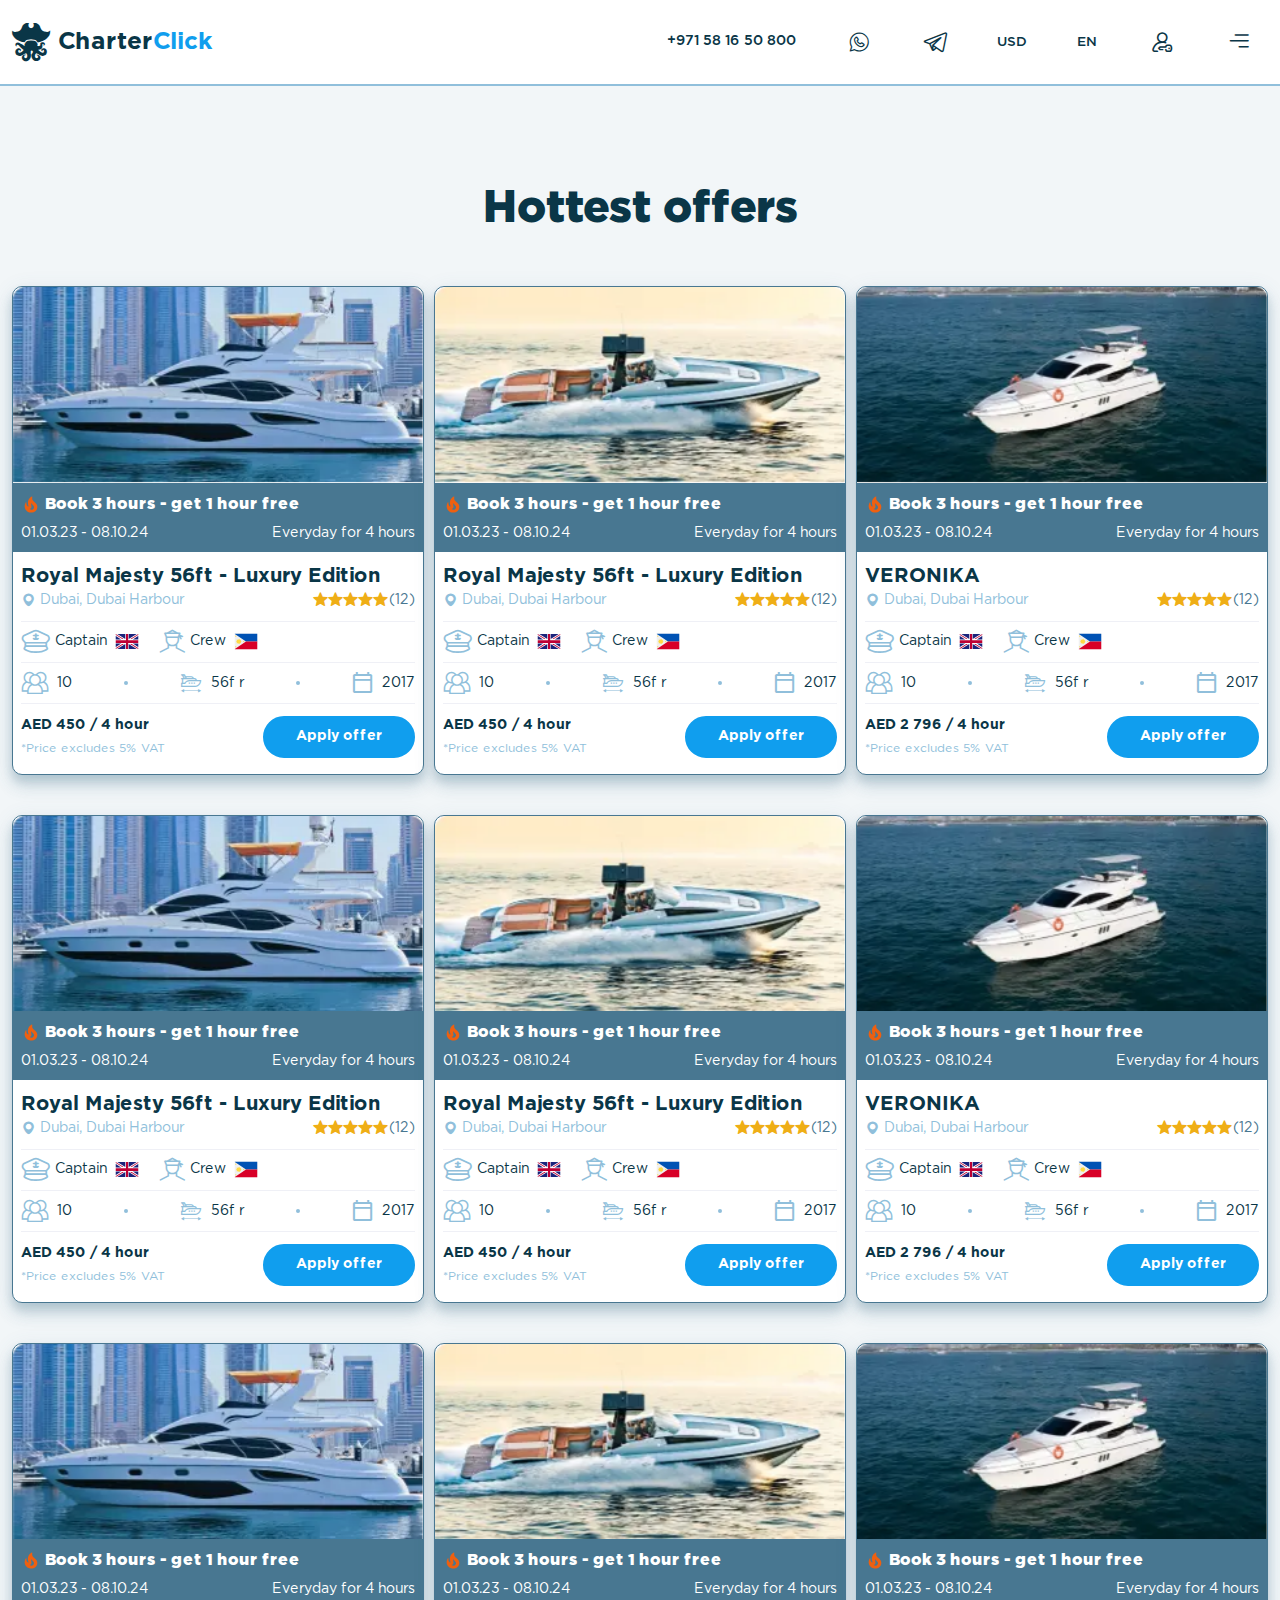
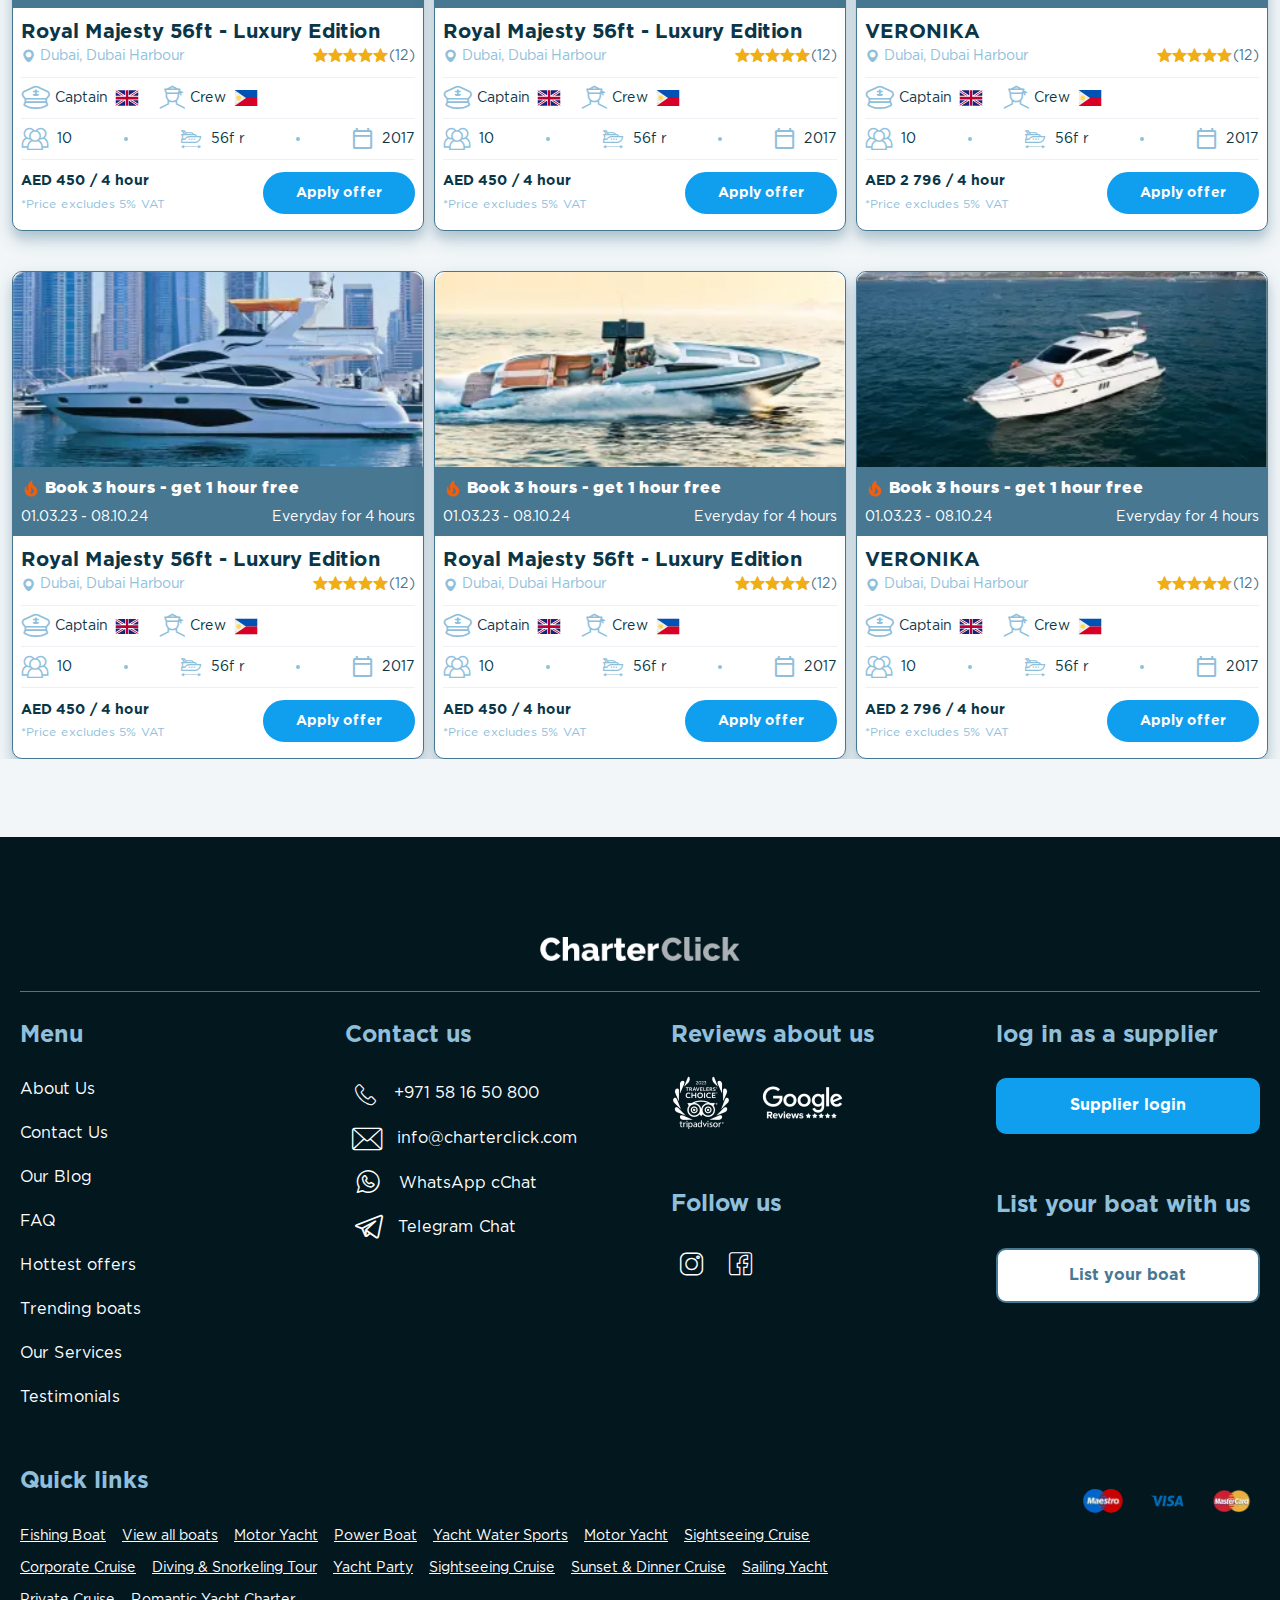
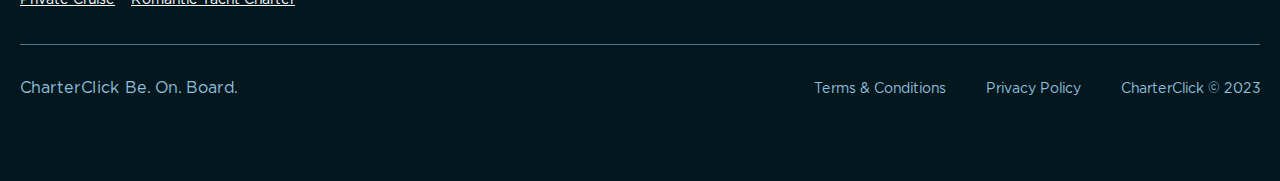
<file: hottest-offers.html>
<!doctype html>
<html lang="en">

<head>
	<title>Hottest Offers</title>
	<meta charset="UTF-8">
	<meta name="format-detection" content="telephone=no">
	<!-- <style>body{opacity: 0;}</style> -->
	<link rel="stylesheet" href="css/style.min.css?_v=20231024104316">
	<link rel="shortcut icon" href="favicon.ico">
	<!-- <meta name="robots" content="noindex, nofollow"> -->
	<meta name="viewport" content="width=device-width, initial-scale=1.0">
</head>

<body>
	<div class="wrapper">
		<header data-scroll="90" data-scroll-show="500" class="header" data-lp>
			<div class="header__container">
				<a href="index.html" class="header__logo"><span class="_icon-logo"></span><span>Charter</span><span>Click</span></a>
				<div class="header__menu menu">
					<nav class="menu__body">
						<ul class="menu__list" data-one-select>
							<li class="menu__item">
								<a href="tel:+971581650800" class="menu__link">+971 58 16 50 800</a>
							</li>
							<li class="menu__item">
								<a href="" class="menu__whatsapp"><span class="_icon-whatsapp"></span></a>
							</li>
							<li class="menu__item">
								<a href="" class="menu__telegram"><span class="_icon-telegram"></span></a>
							</li>
							<li class="menu__item">
								<select class="menu__type-monye" name="form[]" data-class-modif="form-type-monye">
									<option value="1" selected>usd</option>
									<option value="2">aeg</option>
								</select>
							</li>
							<li class="menu__item">
								<select class="menu__select-lang" name="form[]" data-class-modif="form-lang">
									<option value="1" selected>En</option>
									<option value="2">Ru</option>
								</select>
							</li>
							<li class="menu__item">
								<div class="menu__button _icon-log-in" data-show-modal>
									<div class="menu__actions" data-modal>
										<button data-popup="#popup-login" type="button" class="menu__log-in">
											log In
										</button>
										<button data-popup="#popup-register" type="button" class="menu__register">
											Register
										</button>
									</div>
								</div>
							</li>
						</ul>
					</nav>
					<nav class="menu__second">
						<div class="menu__burger-logo">
							<a href="index.html"><span class="_icon-logo"></span><span>Charter</span><span>Click</span></a>
						</div>
						<h3 class="menu__title">Menu</h3>
						<ul class="menu__second-list">
							<li>
								<a target="_blank" href="hottest-offers.html">Hottest offers</a>
							</li>
							<li>
								<a target="_blank" href="trending-boats.html">Trending boats</a>
							</li>
							<li>
								<a href="#">About Us</a>
							</li>
							<li>
								<a target="_blank" href="our-services.html">Our Services</a>
							</li>
							<li>
								<a target="_blank" href="confirmation.html">Register </a>
							</li>
							<li><a target="_blank" href="faq.html">FAQ</a></li>
							<li><a href="#">Testimonials</a></li>
							<li><a href="#">Our partners</a></li>
							<li><a target="_blank" href="error.html">404</a></li>
						</ul>
						<h3 class="menu__title menu__title--contact">Contact Us</h3>
						<ul class="menu__contacts-list list-contact">
							<li class="list-contact__item">
								<a href="mailto:info@charterclick.com" class="list-contact__link _icon-mail-icon">info@charterclick.com</a>
							</li>
							<li class="list-contact__item">
								<a href="tel:+971581650800" class="list-contact__link _icon-phone-icon">+971 58 16 50 800</a>
							</li>
							<li class="list-contact__item">
								<a href="#" class="list-contact__link _icon-whatsapp">WhatsApp Chat</a>
							</li>
							<li class="list-contact__item">
								<a href="#" class="list-contact__link _icon-telegram">Telegram Chat</a>
							</li>
						</ul>
						<h3 class="menu__title menu__title--follow">Follow Us</h3>
						<ul class="menu__social-list list-social">
							<li class="list-social__item">
								<a href="#" class="list-social__link _icon-instagram"></a>
							</li>
							<li class="list-social__item">
								<a href="#" class="list-social__link _icon-facebook"></a>
							</li>
						</ul>
					</nav>
					<button type="button" class="menu__icon _icon-burger-icon"></button>
				</div>
			</div>
		</header>

		<main class="hottest-offers">
			<section class="hottest-offers__hottest hottest">
				<div class="hottest__container">
					<h1>Hottest offers</h1>
					<div class="hottest__wrapper">
						<article class="hottest__card card-ship">
							<div class="card-ship__image">
								<picture><source srcset="img/main-page/hottest/image-01.webp" type="image/webp"><img src="img/main-page/hottest/image-01.png" alt="image" /></picture>
							</div>
							<div class="card-ship__shares-block">
								<h4 class="card-ship__sub-title">
									<span><img src="img/main-page/hottest/fire.svg" alt="fire" /></span>Book 3 hours - get 1 hour free
								</h4>
								<div class="card-ship__date-info">
									<p class="card-ship__data">
										01.03.23 - 08.10.24
									</p>
									<p class="card-ship__hours">
										Everyday for 4 hours
									</p>
								</div>
							</div>
							<div class="card-ship__wrapper">
								<div class="card-ship__info">
									<h3 class="card-ship__title">
										Royal Majesty 56ft - Luxury Edition
									</h3>
									<div class="card-ship__locations">
										<p class="card-ship__location">
											<span class="card-ship__icon _icon-location"></span>
											Dubai, Dubai Harbour
										</p>
										<div class="card-ship__testination">
											<ul class="card-ship__star-list">
												<li class="card-ship__star-item _icon-star"></li>
												<li class="card-ship__star-item _icon-star"></li>
												<li class="card-ship__star-item _icon-star"></li>
												<li class="card-ship__star-item _icon-star"></li>
												<li class="card-ship__star-item _icon-star"></li>
											</ul>
											<p class="card-ship__test-number">
												(12)
											</p>
										</div>
									</div>
								</div>
								<div class="card-ship__team">
									<p class="card-ship__crew _icon-captain">
										Captain
										<span><img src="img/main-page/hottest/flage-gb.svg" alt="flage" /></span>
									</p>
									<p class="card-ship__crew _icon-crew">
										Crew
										<span><img src="img/main-page/hottest/flage-cz.svg" alt="flage" /></span>
									</p>
								</div>
								<div class="card-ship__about-ship">
									<p class="card-ship__item _icon-guest-people">
										10
									</p>
									<div class="card-ship__decore"></div>
									<p class="card-ship__item _icon-lenght-ship">
										56f r
									</p>
									<div class="card-ship__decore"></div>
									<p class="card-ship__item _icon-calendar">
										2017
									</p>
								</div>
								<div class="card-ship__actions">
									<div class="card-ship__price">
										<p class="card-ship__price">
											AED 450 / 4 hour
										</p>
										<p class="card-ship__tax">
											*Price excludes 5% VAT
										</p>
									</div>
									<a href="#" target="_blank" class="card-ship__button button button--card">Apply offer</a>
								</div>
							</div>
						</article>
						<article class="hottest__card card-ship">
							<div class="card-ship__image">
								<picture><source srcset="img/main-page/hottest/image-02.webp" type="image/webp"><img src="img/main-page/hottest/image-02.png" alt="image" /></picture>
							</div>
							<div class="card-ship__shares-block">
								<h4 class="card-ship__sub-title">
									<span><img src="img/main-page/hottest/fire.svg" alt="fire" /></span>Book 3 hours - get 1 hour free
								</h4>
								<div class="card-ship__date-info">
									<p class="card-ship__data">
										01.03.23 - 08.10.24
									</p>
									<p class="card-ship__hours">
										Everyday for 4 hours
									</p>
								</div>
							</div>
							<div class="card-ship__wrapper">
								<div class="card-ship__info">
									<h3 class="card-ship__title">
										Royal Majesty 56ft - Luxury Edition
									</h3>
									<div class="card-ship__locations">
										<p class="card-ship__location">
											<span class="card-ship__icon _icon-location"></span>
											Dubai, Dubai Harbour
										</p>
										<div class="card-ship__testination">
											<ul class="card-ship__star-list">
												<li class="card-ship__star-item _icon-star"></li>
												<li class="card-ship__star-item _icon-star"></li>
												<li class="card-ship__star-item _icon-star"></li>
												<li class="card-ship__star-item _icon-star"></li>
												<li class="card-ship__star-item _icon-star"></li>
											</ul>
											<p class="card-ship__test-number">
												(12)
											</p>
										</div>
									</div>
								</div>
								<div class="card-ship__team">
									<p class="card-ship__crew _icon-captain">
										Captain
										<span><img src="img/main-page/hottest/flage-gb.svg" alt="flage" /></span>
									</p>
									<p class="card-ship__crew _icon-crew">
										Crew
										<span><img src="img/main-page/hottest/flage-cz.svg" alt="flage" /></span>
									</p>
								</div>
								<div class="card-ship__about-ship">
									<p class="card-ship__item _icon-guest-people">
										10
									</p>
									<div class="card-ship__decore"></div>
									<p class="card-ship__item _icon-lenght-ship">
										56f r
									</p>
									<div class="card-ship__decore"></div>
									<p class="card-ship__item _icon-calendar">
										2017
									</p>
								</div>
								<div class="card-ship__actions">
									<div class="card-ship__price">
										<p class="card-ship__price">
											AED 450 / 4 hour
										</p>
										<p class="card-ship__tax">
											*Price excludes 5% VAT
										</p>
									</div>
									<a href="#" target="_blank" class="card-ship__button button button--card">Apply offer</a>
								</div>
							</div>
						</article>
						<article class="hottest__card card-ship">
							<div class="card-ship__image">
								<picture><source srcset="img/main-page/hottest/image-03.webp" type="image/webp"><img src="img/main-page/hottest/image-03.png" alt="image" /></picture>
							</div>
							<div class="card-ship__shares-block">
								<h4 class="card-ship__sub-title">
									<span><img src="img/main-page/hottest/fire.svg" alt="fire" /></span>Book 3 hours - get 1 hour free
								</h4>
								<div class="card-ship__date-info">
									<p class="card-ship__data">
										01.03.23 - 08.10.24
									</p>
									<p class="card-ship__hours">
										Everyday for 4 hours
									</p>
								</div>
							</div>
							<div class="card-ship__wrapper">
								<div class="card-ship__info">
									<h3 class="card-ship__title">
										VERONIKA
									</h3>
									<div class="card-ship__locations">
										<p class="card-ship__location">
											<span class="card-ship__icon _icon-location"></span>
											Dubai, Dubai Harbour
										</p>
										<div class="card-ship__testination">
											<ul class="card-ship__star-list">
												<li class="card-ship__star-item _icon-star"></li>
												<li class="card-ship__star-item _icon-star"></li>
												<li class="card-ship__star-item _icon-star"></li>
												<li class="card-ship__star-item _icon-star"></li>
												<li class="card-ship__star-item _icon-star"></li>
											</ul>
											<p class="card-ship__test-number">
												(12)
											</p>
										</div>
									</div>
								</div>
								<div class="card-ship__team">
									<p class="card-ship__crew _icon-captain">
										Captain
										<span><img src="img/main-page/hottest/flage-gb.svg" alt="flage" /></span>
									</p>
									<p class="card-ship__crew _icon-crew">
										Crew
										<span><img src="img/main-page/hottest/flage-cz.svg" alt="flage" /></span>
									</p>
								</div>
								<div class="card-ship__about-ship">
									<p class="card-ship__item _icon-guest-people">
										10
									</p>
									<div class="card-ship__decore"></div>
									<p class="card-ship__item _icon-lenght-ship">
										56f r
									</p>
									<div class="card-ship__decore"></div>
									<p class="card-ship__item _icon-calendar">
										2017
									</p>
								</div>
								<div class="card-ship__actions">
									<div class="card-ship__price">
										<p class="card-ship__price">
											AED 2 796 / 4 hour
										</p>
										<p class="card-ship__tax">
											*Price excludes 5% VAT
										</p>
									</div>
									<a href="#" target="_blank" class="card-ship__button button button--card">Apply offer</a>
								</div>
							</div>
						</article>
						<article class="hottest__card card-ship">
							<div class="card-ship__image">
								<picture><source srcset="img/main-page/hottest/image-01.webp" type="image/webp"><img src="img/main-page/hottest/image-01.png" alt="image" /></picture>
							</div>
							<div class="card-ship__shares-block">
								<h4 class="card-ship__sub-title">
									<span><img src="img/main-page/hottest/fire.svg" alt="fire" /></span>Book 3 hours - get 1 hour free
								</h4>
								<div class="card-ship__date-info">
									<p class="card-ship__data">
										01.03.23 - 08.10.24
									</p>
									<p class="card-ship__hours">
										Everyday for 4 hours
									</p>
								</div>
							</div>
							<div class="card-ship__wrapper">
								<div class="card-ship__info">
									<h3 class="card-ship__title">
										Royal Majesty 56ft - Luxury Edition
									</h3>
									<div class="card-ship__locations">
										<p class="card-ship__location">
											<span class="card-ship__icon _icon-location"></span>
											Dubai, Dubai Harbour
										</p>
										<div class="card-ship__testination">
											<ul class="card-ship__star-list">
												<li class="card-ship__star-item _icon-star"></li>
												<li class="card-ship__star-item _icon-star"></li>
												<li class="card-ship__star-item _icon-star"></li>
												<li class="card-ship__star-item _icon-star"></li>
												<li class="card-ship__star-item _icon-star"></li>
											</ul>
											<p class="card-ship__test-number">
												(12)
											</p>
										</div>
									</div>
								</div>
								<div class="card-ship__team">
									<p class="card-ship__crew _icon-captain">
										Captain
										<span><img src="img/main-page/hottest/flage-gb.svg" alt="flage" /></span>
									</p>
									<p class="card-ship__crew _icon-crew">
										Crew
										<span><img src="img/main-page/hottest/flage-cz.svg" alt="flage" /></span>
									</p>
								</div>
								<div class="card-ship__about-ship">
									<p class="card-ship__item _icon-guest-people">
										10
									</p>
									<div class="card-ship__decore"></div>
									<p class="card-ship__item _icon-lenght-ship">
										56f r
									</p>
									<div class="card-ship__decore"></div>
									<p class="card-ship__item _icon-calendar">
										2017
									</p>
								</div>
								<div class="card-ship__actions">
									<div class="card-ship__price">
										<p class="card-ship__price">
											AED 450 / 4 hour
										</p>
										<p class="card-ship__tax">
											*Price excludes 5% VAT
										</p>
									</div>
									<a href="#" target="_blank" class="card-ship__button button button--card">Apply offer</a>
								</div>
							</div>
						</article>
						<article class="hottest__card card-ship">
							<div class="card-ship__image">
								<picture><source srcset="img/main-page/hottest/image-02.webp" type="image/webp"><img src="img/main-page/hottest/image-02.png" alt="image" /></picture>
							</div>
							<div class="card-ship__shares-block">
								<h4 class="card-ship__sub-title">
									<span><img src="img/main-page/hottest/fire.svg" alt="fire" /></span>Book 3 hours - get 1 hour free
								</h4>
								<div class="card-ship__date-info">
									<p class="card-ship__data">
										01.03.23 - 08.10.24
									</p>
									<p class="card-ship__hours">
										Everyday for 4 hours
									</p>
								</div>
							</div>
							<div class="card-ship__wrapper">
								<div class="card-ship__info">
									<h3 class="card-ship__title">
										Royal Majesty 56ft - Luxury Edition
									</h3>
									<div class="card-ship__locations">
										<p class="card-ship__location">
											<span class="card-ship__icon _icon-location"></span>
											Dubai, Dubai Harbour
										</p>
										<div class="card-ship__testination">
											<ul class="card-ship__star-list">
												<li class="card-ship__star-item _icon-star"></li>
												<li class="card-ship__star-item _icon-star"></li>
												<li class="card-ship__star-item _icon-star"></li>
												<li class="card-ship__star-item _icon-star"></li>
												<li class="card-ship__star-item _icon-star"></li>
											</ul>
											<p class="card-ship__test-number">
												(12)
											</p>
										</div>
									</div>
								</div>
								<div class="card-ship__team">
									<p class="card-ship__crew _icon-captain">
										Captain
										<span><img src="img/main-page/hottest/flage-gb.svg" alt="flage" /></span>
									</p>
									<p class="card-ship__crew _icon-crew">
										Crew
										<span><img src="img/main-page/hottest/flage-cz.svg" alt="flage" /></span>
									</p>
								</div>
								<div class="card-ship__about-ship">
									<p class="card-ship__item _icon-guest-people">
										10
									</p>
									<div class="card-ship__decore"></div>
									<p class="card-ship__item _icon-lenght-ship">
										56f r
									</p>
									<div class="card-ship__decore"></div>
									<p class="card-ship__item _icon-calendar">
										2017
									</p>
								</div>
								<div class="card-ship__actions">
									<div class="card-ship__price">
										<p class="card-ship__price">
											AED 450 / 4 hour
										</p>
										<p class="card-ship__tax">
											*Price excludes 5% VAT
										</p>
									</div>
									<a href="#" target="_blank" class="card-ship__button button button--card">Apply offer</a>
								</div>
							</div>
						</article>
						<article class="hottest__card card-ship">
							<div class="card-ship__image">
								<picture><source srcset="img/main-page/hottest/image-03.webp" type="image/webp"><img src="img/main-page/hottest/image-03.png" alt="image" /></picture>
							</div>
							<div class="card-ship__shares-block">
								<h4 class="card-ship__sub-title">
									<span><img src="img/main-page/hottest/fire.svg" alt="fire" /></span>Book 3 hours - get 1 hour free
								</h4>
								<div class="card-ship__date-info">
									<p class="card-ship__data">
										01.03.23 - 08.10.24
									</p>
									<p class="card-ship__hours">
										Everyday for 4 hours
									</p>
								</div>
							</div>
							<div class="card-ship__wrapper">
								<div class="card-ship__info">
									<h3 class="card-ship__title">
										VERONIKA
									</h3>
									<div class="card-ship__locations">
										<p class="card-ship__location">
											<span class="card-ship__icon _icon-location"></span>
											Dubai, Dubai Harbour
										</p>
										<div class="card-ship__testination">
											<ul class="card-ship__star-list">
												<li class="card-ship__star-item _icon-star"></li>
												<li class="card-ship__star-item _icon-star"></li>
												<li class="card-ship__star-item _icon-star"></li>
												<li class="card-ship__star-item _icon-star"></li>
												<li class="card-ship__star-item _icon-star"></li>
											</ul>
											<p class="card-ship__test-number">
												(12)
											</p>
										</div>
									</div>
								</div>
								<div class="card-ship__team">
									<p class="card-ship__crew _icon-captain">
										Captain
										<span><img src="img/main-page/hottest/flage-gb.svg" alt="flage" /></span>
									</p>
									<p class="card-ship__crew _icon-crew">
										Crew
										<span><img src="img/main-page/hottest/flage-cz.svg" alt="flage" /></span>
									</p>
								</div>
								<div class="card-ship__about-ship">
									<p class="card-ship__item _icon-guest-people">
										10
									</p>
									<div class="card-ship__decore"></div>
									<p class="card-ship__item _icon-lenght-ship">
										56f r
									</p>
									<div class="card-ship__decore"></div>
									<p class="card-ship__item _icon-calendar">
										2017
									</p>
								</div>
								<div class="card-ship__actions">
									<div class="card-ship__price">
										<p class="card-ship__price">
											AED 2 796 / 4 hour
										</p>
										<p class="card-ship__tax">
											*Price excludes 5% VAT
										</p>
									</div>
									<a href="#" target="_blank" class="card-ship__button button button--card">Apply offer</a>
								</div>
							</div>
						</article>
						<article class="hottest__card card-ship">
							<div class="card-ship__image">
								<picture><source srcset="img/main-page/hottest/image-01.webp" type="image/webp"><img src="img/main-page/hottest/image-01.png" alt="image" /></picture>
							</div>
							<div class="card-ship__shares-block">
								<h4 class="card-ship__sub-title">
									<span><img src="img/main-page/hottest/fire.svg" alt="fire" /></span>Book 3 hours - get 1 hour free
								</h4>
								<div class="card-ship__date-info">
									<p class="card-ship__data">
										01.03.23 - 08.10.24
									</p>
									<p class="card-ship__hours">
										Everyday for 4 hours
									</p>
								</div>
							</div>
							<div class="card-ship__wrapper">
								<div class="card-ship__info">
									<h3 class="card-ship__title">
										Royal Majesty 56ft - Luxury Edition
									</h3>
									<div class="card-ship__locations">
										<p class="card-ship__location">
											<span class="card-ship__icon _icon-location"></span>
											Dubai, Dubai Harbour
										</p>
										<div class="card-ship__testination">
											<ul class="card-ship__star-list">
												<li class="card-ship__star-item _icon-star"></li>
												<li class="card-ship__star-item _icon-star"></li>
												<li class="card-ship__star-item _icon-star"></li>
												<li class="card-ship__star-item _icon-star"></li>
												<li class="card-ship__star-item _icon-star"></li>
											</ul>
											<p class="card-ship__test-number">
												(12)
											</p>
										</div>
									</div>
								</div>
								<div class="card-ship__team">
									<p class="card-ship__crew _icon-captain">
										Captain
										<span><img src="img/main-page/hottest/flage-gb.svg" alt="flage" /></span>
									</p>
									<p class="card-ship__crew _icon-crew">
										Crew
										<span><img src="img/main-page/hottest/flage-cz.svg" alt="flage" /></span>
									</p>
								</div>
								<div class="card-ship__about-ship">
									<p class="card-ship__item _icon-guest-people">
										10
									</p>
									<div class="card-ship__decore"></div>
									<p class="card-ship__item _icon-lenght-ship">
										56f r
									</p>
									<div class="card-ship__decore"></div>
									<p class="card-ship__item _icon-calendar">
										2017
									</p>
								</div>
								<div class="card-ship__actions">
									<div class="card-ship__price">
										<p class="card-ship__price">
											AED 450 / 4 hour
										</p>
										<p class="card-ship__tax">
											*Price excludes 5% VAT
										</p>
									</div>
									<a href="#" target="_blank" class="card-ship__button button button--card">Apply offer</a>
								</div>
							</div>
						</article>
						<article class="hottest__card card-ship">
							<div class="card-ship__image">
								<picture><source srcset="img/main-page/hottest/image-02.webp" type="image/webp"><img src="img/main-page/hottest/image-02.png" alt="image" /></picture>
							</div>
							<div class="card-ship__shares-block">
								<h4 class="card-ship__sub-title">
									<span><img src="img/main-page/hottest/fire.svg" alt="fire" /></span>Book 3 hours - get 1 hour free
								</h4>
								<div class="card-ship__date-info">
									<p class="card-ship__data">
										01.03.23 - 08.10.24
									</p>
									<p class="card-ship__hours">
										Everyday for 4 hours
									</p>
								</div>
							</div>
							<div class="card-ship__wrapper">
								<div class="card-ship__info">
									<h3 class="card-ship__title">
										Royal Majesty 56ft - Luxury Edition
									</h3>
									<div class="card-ship__locations">
										<p class="card-ship__location">
											<span class="card-ship__icon _icon-location"></span>
											Dubai, Dubai Harbour
										</p>
										<div class="card-ship__testination">
											<ul class="card-ship__star-list">
												<li class="card-ship__star-item _icon-star"></li>
												<li class="card-ship__star-item _icon-star"></li>
												<li class="card-ship__star-item _icon-star"></li>
												<li class="card-ship__star-item _icon-star"></li>
												<li class="card-ship__star-item _icon-star"></li>
											</ul>
											<p class="card-ship__test-number">
												(12)
											</p>
										</div>
									</div>
								</div>
								<div class="card-ship__team">
									<p class="card-ship__crew _icon-captain">
										Captain
										<span><img src="img/main-page/hottest/flage-gb.svg" alt="flage" /></span>
									</p>
									<p class="card-ship__crew _icon-crew">
										Crew
										<span><img src="img/main-page/hottest/flage-cz.svg" alt="flage" /></span>
									</p>
								</div>
								<div class="card-ship__about-ship">
									<p class="card-ship__item _icon-guest-people">
										10
									</p>
									<div class="card-ship__decore"></div>
									<p class="card-ship__item _icon-lenght-ship">
										56f r
									</p>
									<div class="card-ship__decore"></div>
									<p class="card-ship__item _icon-calendar">
										2017
									</p>
								</div>
								<div class="card-ship__actions">
									<div class="card-ship__price">
										<p class="card-ship__price">
											AED 450 / 4 hour
										</p>
										<p class="card-ship__tax">
											*Price excludes 5% VAT
										</p>
									</div>
									<a href="#" target="_blank" class="card-ship__button button button--card">Apply offer</a>
								</div>
							</div>
						</article>
						<article class="hottest__card card-ship">
							<div class="card-ship__image">
								<picture><source srcset="img/main-page/hottest/image-03.webp" type="image/webp"><img src="img/main-page/hottest/image-03.png" alt="image" /></picture>
							</div>
							<div class="card-ship__shares-block">
								<h4 class="card-ship__sub-title">
									<span><img src="img/main-page/hottest/fire.svg" alt="fire" /></span>Book 3 hours - get 1 hour free
								</h4>
								<div class="card-ship__date-info">
									<p class="card-ship__data">
										01.03.23 - 08.10.24
									</p>
									<p class="card-ship__hours">
										Everyday for 4 hours
									</p>
								</div>
							</div>
							<div class="card-ship__wrapper">
								<div class="card-ship__info">
									<h3 class="card-ship__title">
										VERONIKA
									</h3>
									<div class="card-ship__locations">
										<p class="card-ship__location">
											<span class="card-ship__icon _icon-location"></span>
											Dubai, Dubai Harbour
										</p>
										<div class="card-ship__testination">
											<ul class="card-ship__star-list">
												<li class="card-ship__star-item _icon-star"></li>
												<li class="card-ship__star-item _icon-star"></li>
												<li class="card-ship__star-item _icon-star"></li>
												<li class="card-ship__star-item _icon-star"></li>
												<li class="card-ship__star-item _icon-star"></li>
											</ul>
											<p class="card-ship__test-number">
												(12)
											</p>
										</div>
									</div>
								</div>
								<div class="card-ship__team">
									<p class="card-ship__crew _icon-captain">
										Captain
										<span><img src="img/main-page/hottest/flage-gb.svg" alt="flage" /></span>
									</p>
									<p class="card-ship__crew _icon-crew">
										Crew
										<span><img src="img/main-page/hottest/flage-cz.svg" alt="flage" /></span>
									</p>
								</div>
								<div class="card-ship__about-ship">
									<p class="card-ship__item _icon-guest-people">
										10
									</p>
									<div class="card-ship__decore"></div>
									<p class="card-ship__item _icon-lenght-ship">
										56f r
									</p>
									<div class="card-ship__decore"></div>
									<p class="card-ship__item _icon-calendar">
										2017
									</p>
								</div>
								<div class="card-ship__actions">
									<div class="card-ship__price">
										<p class="card-ship__price">
											AED 2 796 / 4 hour
										</p>
										<p class="card-ship__tax">
											*Price excludes 5% VAT
										</p>
									</div>
									<a href="#" target="_blank" class="card-ship__button button button--card">Apply offer</a>
								</div>
							</div>
						</article>
						<article class="hottest__card card-ship">
							<div class="card-ship__image">
								<picture><source srcset="img/main-page/hottest/image-01.webp" type="image/webp"><img src="img/main-page/hottest/image-01.png" alt="image" /></picture>
							</div>
							<div class="card-ship__shares-block">
								<h4 class="card-ship__sub-title">
									<span><img src="img/main-page/hottest/fire.svg" alt="fire" /></span>Book 3 hours - get 1 hour free
								</h4>
								<div class="card-ship__date-info">
									<p class="card-ship__data">
										01.03.23 - 08.10.24
									</p>
									<p class="card-ship__hours">
										Everyday for 4 hours
									</p>
								</div>
							</div>
							<div class="card-ship__wrapper">
								<div class="card-ship__info">
									<h3 class="card-ship__title">
										Royal Majesty 56ft - Luxury Edition
									</h3>
									<div class="card-ship__locations">
										<p class="card-ship__location">
											<span class="card-ship__icon _icon-location"></span>
											Dubai, Dubai Harbour
										</p>
										<div class="card-ship__testination">
											<ul class="card-ship__star-list">
												<li class="card-ship__star-item _icon-star"></li>
												<li class="card-ship__star-item _icon-star"></li>
												<li class="card-ship__star-item _icon-star"></li>
												<li class="card-ship__star-item _icon-star"></li>
												<li class="card-ship__star-item _icon-star"></li>
											</ul>
											<p class="card-ship__test-number">
												(12)
											</p>
										</div>
									</div>
								</div>
								<div class="card-ship__team">
									<p class="card-ship__crew _icon-captain">
										Captain
										<span><img src="img/main-page/hottest/flage-gb.svg" alt="flage" /></span>
									</p>
									<p class="card-ship__crew _icon-crew">
										Crew
										<span><img src="img/main-page/hottest/flage-cz.svg" alt="flage" /></span>
									</p>
								</div>
								<div class="card-ship__about-ship">
									<p class="card-ship__item _icon-guest-people">
										10
									</p>
									<div class="card-ship__decore"></div>
									<p class="card-ship__item _icon-lenght-ship">
										56f r
									</p>
									<div class="card-ship__decore"></div>
									<p class="card-ship__item _icon-calendar">
										2017
									</p>
								</div>
								<div class="card-ship__actions">
									<div class="card-ship__price">
										<p class="card-ship__price">
											AED 450 / 4 hour
										</p>
										<p class="card-ship__tax">
											*Price excludes 5% VAT
										</p>
									</div>
									<a href="#" target="_blank" class="card-ship__button button button--card">Apply offer</a>
								</div>
							</div>
						</article>
						<article class="hottest__card card-ship">
							<div class="card-ship__image">
								<picture><source srcset="img/main-page/hottest/image-02.webp" type="image/webp"><img src="img/main-page/hottest/image-02.png" alt="image" /></picture>
							</div>
							<div class="card-ship__shares-block">
								<h4 class="card-ship__sub-title">
									<span><img src="img/main-page/hottest/fire.svg" alt="fire" /></span>Book 3 hours - get 1 hour free
								</h4>
								<div class="card-ship__date-info">
									<p class="card-ship__data">
										01.03.23 - 08.10.24
									</p>
									<p class="card-ship__hours">
										Everyday for 4 hours
									</p>
								</div>
							</div>
							<div class="card-ship__wrapper">
								<div class="card-ship__info">
									<h3 class="card-ship__title">
										Royal Majesty 56ft - Luxury Edition
									</h3>
									<div class="card-ship__locations">
										<p class="card-ship__location">
											<span class="card-ship__icon _icon-location"></span>
											Dubai, Dubai Harbour
										</p>
										<div class="card-ship__testination">
											<ul class="card-ship__star-list">
												<li class="card-ship__star-item _icon-star"></li>
												<li class="card-ship__star-item _icon-star"></li>
												<li class="card-ship__star-item _icon-star"></li>
												<li class="card-ship__star-item _icon-star"></li>
												<li class="card-ship__star-item _icon-star"></li>
											</ul>
											<p class="card-ship__test-number">
												(12)
											</p>
										</div>
									</div>
								</div>
								<div class="card-ship__team">
									<p class="card-ship__crew _icon-captain">
										Captain
										<span><img src="img/main-page/hottest/flage-gb.svg" alt="flage" /></span>
									</p>
									<p class="card-ship__crew _icon-crew">
										Crew
										<span><img src="img/main-page/hottest/flage-cz.svg" alt="flage" /></span>
									</p>
								</div>
								<div class="card-ship__about-ship">
									<p class="card-ship__item _icon-guest-people">
										10
									</p>
									<div class="card-ship__decore"></div>
									<p class="card-ship__item _icon-lenght-ship">
										56f r
									</p>
									<div class="card-ship__decore"></div>
									<p class="card-ship__item _icon-calendar">
										2017
									</p>
								</div>
								<div class="card-ship__actions">
									<div class="card-ship__price">
										<p class="card-ship__price">
											AED 450 / 4 hour
										</p>
										<p class="card-ship__tax">
											*Price excludes 5% VAT
										</p>
									</div>
									<a href="#" target="_blank" class="card-ship__button button button--card">Apply offer</a>
								</div>
							</div>
						</article>
						<article class="hottest__card card-ship">
							<div class="card-ship__image">
								<picture><source srcset="img/main-page/hottest/image-03.webp" type="image/webp"><img src="img/main-page/hottest/image-03.png" alt="image" /></picture>
							</div>
							<div class="card-ship__shares-block">
								<h4 class="card-ship__sub-title">
									<span><img src="img/main-page/hottest/fire.svg" alt="fire" /></span>Book 3 hours - get 1 hour free
								</h4>
								<div class="card-ship__date-info">
									<p class="card-ship__data">
										01.03.23 - 08.10.24
									</p>
									<p class="card-ship__hours">
										Everyday for 4 hours
									</p>
								</div>
							</div>
							<div class="card-ship__wrapper">
								<div class="card-ship__info">
									<h3 class="card-ship__title">
										VERONIKA
									</h3>
									<div class="card-ship__locations">
										<p class="card-ship__location">
											<span class="card-ship__icon _icon-location"></span>
											Dubai, Dubai Harbour
										</p>
										<div class="card-ship__testination">
											<ul class="card-ship__star-list">
												<li class="card-ship__star-item _icon-star"></li>
												<li class="card-ship__star-item _icon-star"></li>
												<li class="card-ship__star-item _icon-star"></li>
												<li class="card-ship__star-item _icon-star"></li>
												<li class="card-ship__star-item _icon-star"></li>
											</ul>
											<p class="card-ship__test-number">
												(12)
											</p>
										</div>
									</div>
								</div>
								<div class="card-ship__team">
									<p class="card-ship__crew _icon-captain">
										Captain
										<span><img src="img/main-page/hottest/flage-gb.svg" alt="flage" /></span>
									</p>
									<p class="card-ship__crew _icon-crew">
										Crew
										<span><img src="img/main-page/hottest/flage-cz.svg" alt="flage" /></span>
									</p>
								</div>
								<div class="card-ship__about-ship">
									<p class="card-ship__item _icon-guest-people">
										10
									</p>
									<div class="card-ship__decore"></div>
									<p class="card-ship__item _icon-lenght-ship">
										56f r
									</p>
									<div class="card-ship__decore"></div>
									<p class="card-ship__item _icon-calendar">
										2017
									</p>
								</div>
								<div class="card-ship__actions">
									<div class="card-ship__price">
										<p class="card-ship__price">
											AED 2 796 / 4 hour
										</p>
										<p class="card-ship__tax">
											*Price excludes 5% VAT
										</p>
									</div>
									<a href="#" target="_blank" class="card-ship__button button button--card">Apply offer</a>
								</div>
							</div>
						</article>
					</div>
				</div>
			</section>
		</main>
		<footer class="footer">
			<div class="footer__small-container">
				<div class="footer__logo">
					<a href="index.html"><picture><source srcset="img/footer/footer-logo.webp" type="image/webp"><img src="img/footer/footer-logo.png" alt="logo" /></picture></a>
				</div>

				<div class="footer__wrapper">
					<div class="footer__menu menu-footer">
						<h3 class="menu-footer__title title--lite-blue-color">Menu</h3>
						<nav class="menu-footer__menu">
							<ul>
								<li><a href="#">About Us</a></li>
								<li><a href="#">Contact Us </a></li>
								<li><a href="#">Our Blog</a></li>
								<li><a href="#">FAQ</a></li>
								<li><a href="#">Hottest offers</a></li>
								<li><a href="#">Trending boats</a></li>
								<li><a href="#">Our Services</a></li>
								<li><a href="#">Testimonials</a></li>
							</ul>
						</nav>
					</div>
					<div class="footer__contact contact-footer">
						<h3 class="contact-footer__title title--lite-blue-color">Contact us</h3>
						<ul class="contact-footer__list">
							<li class="contact-footer__item"><a href="tel:+971581650800" class="contact-footer__phone _icon-phone-icon">+971 58 16 50 800</a></li>
							<li class="contact-footer__item"><a href="mailto:info@charterclick.com" class="contact-footer__mail _icon-mail-icon">info@charterclick.com</a></li>
							<li class="contact-footer__item"><a href="" class="contact-footer__whatsapp _icon-whatsapp">WhatsApp cChat</a></li>
							<li class="contact-footer__item"><a href="" class="contact-footer__telegram _icon-telegram">Telegram Chat</a></li>
						</ul>
					</div>
					<div class="footer__reviews">
						<div class="footer__about-us about-us-footer">
							<h3 class="about-us-footer__title title--lite-blue-color">Reviews about us</h3>
							<ul class="about-us-footer__list">
								<li class="about-us-footer__choice"><picture><source srcset="img/footer/choice.webp" type="image/webp"><img src="img/footer/choice.png" alt="image"></picture></li>
								<li class="about-us-footer__google"><picture><source srcset="img/footer/google-reviews.webp" type="image/webp"><img src="img/footer/google-reviews.png" alt="image"></picture></li>
							</ul>
						</div>
						<div class="footer__follow-us follow-us-footer">
							<h3 class="follow-us-footer__title title--lite-blue-color">Follow us</h3>
							<ul class="follow-us-footer__list">
								<li class="follow-us-footer__item"><a href="#" class="follow-us-footer__link _icon-instagram"></a></li>
								<li class="follow-us-footer__item"><a href="#" class="follow-us-footer__link _icon-facebook"></a></li>
							</ul>
						</div>
					</div>
					<div class="footer__actions">
						<div class="footer__log-in log-in-footer">
							<h3 class="log-in-footer__title title--lite-blue-color">log in as a supplier</h3>
							<button type="button" class="log-in-footer__button button">Supplier login</button>
						</div>
						<div class="footer__log-in log-in-footer">
							<h3 class="log-in-footer__title title--lite-blue-color">List your boat with us</h3>
							<button type="button" class="log-in-footer__btn button button--white">List your boat</button>
						</div>
					</div>
				</div>
				<div class="footer__quick quick-footer">
					<div class="quick-footer__links">
						<h3 class="quick-footer__title title--lite-blue-color">Quick links</h3>
						<ul class="quick-footer__list">
							<li class="quick-footer__item"><a href="#" class="quick-footer__link">Fishing Boat</a></li>
							<li class="quick-footer__item"><a href="#" class="quick-footer__link">View all boats</a></li>
							<li class="quick-footer__item"><a href="#" class="quick-footer__link">Motor Yacht</a></li>
							<li class="quick-footer__item"><a href="#" class="quick-footer__link">Power Boat</a></li>
							<li class="quick-footer__item"><a href="#" class="quick-footer__link">Yacht Water Sports </a></li>
							<li class="quick-footer__item"><a href="#" class="quick-footer__link">Motor Yacht</a></li>
							<li class="quick-footer__item"><a href="#" class="quick-footer__link">Sightseeing Cruise</a></li>
							<li class="quick-footer__item"><a href="#" class="quick-footer__link">Corporate Cruise</a></li>
							<li class="quick-footer__item"><a href="#" class="quick-footer__link">Diving & Snorkeling Tour</a></li>
							<li class="quick-footer__item"><a href="#" class="quick-footer__link">Yacht Party</a></li>
							<li class="quick-footer__item"><a href="#" class="quick-footer__link">Sightseeing Cruise</a></li>
							<li class="quick-footer__item"><a href="#" class="quick-footer__link">Sunset & Dinner Cruise</a></li>
							<li class="quick-footer__item"><a href="#" class="quick-footer__link">Sailing Yacht</a></li>
							<li class="quick-footer__item"><a href="#" class="quick-footer__link">Private Cruise</a></li>
							<li class="quick-footer__item"><a href="#" class="quick-footer__link">Romantic Yacht Charter</a></li>
						</ul>
					</div>
					<ul class="quick-footer__cards">
						<li class="quick-footer__label"><picture><source srcset="img/footer/card-01.webp" type="image/webp"><img src="img/footer/card-01.png" alt="visa"></picture></li>
						<li class="quick-footer__label"><picture><source srcset="img/footer/card-02.webp" type="image/webp"><img src="img/footer/card-02.png" alt="visa"></picture></li>
						<li class="quick-footer__label"><picture><source srcset="img/footer/card-03.webp" type="image/webp"><img src="img/footer/card-03.png" alt="visa"></picture></li>
					</ul>
				</div>
				<div class="footer__info info-footer">
					<p class="info-footer__logo">CharterClick Be. On. Board.</p>
					<ul class="info-footer__list">
						<li class="info-footer__item"><a href="#" class="info-footer__link">Terms & Conditions</a></li>
						<li class="info-footer__item"><a href="#" class="info-footer__link">Privacy Policy</a></li>
						<li class="info-footer__item">
							<p class="info-footer__right">CharterClick &copy; 2023</p>
						</li>
					</ul>
				</div>
			</div>
		</footer>

	</div>
	<div id="popup-book" aria-hidden="true" class="popup popup--book">
		<div class="popup__wrapper">
			<div class="popup__content">
				<button data-close type="button" class="popup__close"></button>
				<div class="search-main">
					<h3 class="search-main__title title title--small">
						Book a boat in a few clicks
					</h3>
					<form class="search-main__forma" action="#" method="POST" data-one-select>
						<input type="hidden" name="durationType" value="1" />
						<div class="search-main__line search-main__line--calendar">
							<label for="date-popup">Date</label>
							<span class="search-main__icon _icon-calendar"></span>
							<input id="date-popup" name="form[date-popup]" data-datepicker autocomplete="off" placeholder="22.03.2023" type="text" />
							<span class="search-main__select-arrow _icon-select-arrow"></span>
						</div>
						<div class="search-main__line">
							<label for="start-time-popup">Start time</label>
							<select name="form[start-time-popup]" id="start-time-popup" data-class-modif="form-n-a" data-scroll>
								<option value="1">7:00</option>
								<option value="2" selected>8:00</option>
								<option value="3">9:00</option>
								<option value="5">10:00</option>
								<option value="6">11:00</option>
								<option value="7">12:00</option>
								<option value="8">13:00</option>
								<option value="9">14:00</option>
								<option value="10">15:00</option>
								<option value="11">16:00</option>
								<option value="12">17:00</option>
								<option value="13">18:00</option>
								<option value="14">19:00</option>
								<option value="15">20:00</option>
							</select>
						</div>
						<div class="search-main__line">
							<label for="duration-popup">Duration</label>
							<select name="form[duration-popup]" id="duration-popup" data-class-modif="form-hors" data-scroll>
								<option value="1">1 hours</option>
								<option value="2">2 hours</option>
								<option value="3">3 hours</option>
								<option value="4" selected>4 hours</option>
								<option value="5">5 hours</option>
								<option value="6">6 hours</option>
								<option value="7">7 hours</option>
								<option value="8">8 hours</option>
								<option value="9">9 hours</option>
								<option value="10">10 hours</option>
								<option value="11">11 hours</option>
								<option value="12">12 hours</option>
								<option value="13">13 hours</option>
								<option value="14">14 hours</option>
								<option value="15">15 hours</option>
							</select>
						</div>
						<div class="search-main__line">
							<label for="passengers-popup">Passengers</label>
							<select name="form[passengers-popup]" id="passengers-popup" data-class-modif="form-passengers" data-scroll>
								<option value="1">1 passengers</option>
								<option value="2">2 passengers</option>
								<option value="3">3 passengers</option>
								<option value="4">4 passengers</option>
								<option value="5">5 passengers</option>
								<option value="6">6 passengers</option>
								<option value="7">7 passengers</option>
								<option value="8">8 passengers</option>
								<option value="9">9 passengers</option>
								<option value="10">10 passengers</option>
								<option value="11">11 passengers</option>
								<option value="12" selected>12 passengers</option>
							</select>
						</div>
						<button type="submit" class="search-main__button button">
							Check availability
						</button>
					</form>
				</div>
			</div>
		</div>
	</div>

	<div id="popup-yacht-card" aria-hidden="true" class="popup popup--yacht-card">
		<div class="popup__wrapper">
			<div class="popup__content">
				<form class="form-yacht" action="#" method="POST">
					<div class="form-yacht__head">
						<div class="form-yacht__price">
							<h4>Prise per 1 hour</h4>
							<p>*Price excludes 5% VAT</p>
						</div>
						<div class="form-yacht__min-duration">
							<h4>AED 1400</h4>
							<p>Min durations 2 hours</p>
						</div>
					</div>
					<div class="form-yacht__body" data-one-select>
						<div class="form-yacht__line form-yacht__line--calendar">
							<label for="calendar-book">Date</label>
							<span class="form-yacht__icon _icon-calendar"></span>
							<input type="text" name="form[calendar-book]" placeholder="22.03.2023" id="calendar-book" data-datepicker required />
							<span class="form-yacht__select-arrow _icon-select-arrow"></span>
						</div>
						<div class="form-yacht__line">
							<label for="start-time-book">Start time</label>
							<select name="form[start-time-book]" data-class-modif="form-n-a-yacht" id="start-time-book" data-scroll>
								<option value="1" selected>8:00</option>
								<option value="2">9:00</option>
								<option value="3">10:00</option>
								<option value="4">11:00</option>
							</select>
						</div>
						<div class="form-yacht__line">
							<label for="duration-book">Duration</label>
							<select name="form[duration-book]" data-class-modif="form-hors-yacht" id="duration-book" data-scroll>
								<option value="1" selected>3 hours</option>
								<option value="2">4 hours</option>
								<option value="3">5 hours</option>
								<option value="4">6 hours</option>
								<option value="5">7 hours</option>
								<option value="6">8 hours</option>
								<option value="7">9 hours</option>
								<option value="8">10 hours</option>
								<option value="9">11 hours</option>
							</select>
						</div>
						<div class="form-yacht__line">
							<label for="passenger-book">Passenger</label>
							<select name="form[passenger-book]" data-class-modif="form-passengers-yacht" id="passenger-book" data-scroll>
								<option value="1" selected>6</option>
								<option value="2">7</option>
								<option value="3">8</option>
								<option value="4">9</option>
								<option value="5">10</option>
								<option value="6">11</option>
								<option value="7">12</option>
								<option value="8">13</option>
								<option value="9">14</option>
							</select>
						</div>
						<button type="submit" class="form-yacht__button button">
							Check availability
						</button>
					</div>
				</form>
			</div>
		</div>
	</div>

	<!-- Form - popups -->
	<!-- Popup by BEM -->
	<div id="popup-login" aria-hidden="true" class="popup popup-in">
		<div class="popup__wrapper">
			<div class="popup__content">
				<button data-close type="button" class="popup__close"></button>
				<div class="popup-in__wrapper">
					<div class="popup-in__title">
						<h2>Log in</h2>
					</div>
					<form class="popup-in__form form-popup" action="#" method="POST">
						<div class="form-popup__lines-wrapper">
							<div class="form-popup__line">
								<input type="email" name="form[email-register]" autocomplete="off" required data-error="" placeholder="Email *" class="input" />
							</div>
							<div class="form-popup__line form-popup__line--mail">
								<input type="password" name="form[password-register]" autocomplete="off" required data-error="" placeholder="Password *" class="input" />
								<button type="button" class="_icon-pass-eye"></button>
							</div>
							<button data-popup="#popup-forgot" type="button" class="form-popup__forgot-btn">
								Forgot password?
							</button>
						</div>
						<div class="form-popup__actions">
							<button type="submit" class="form-popup__button button button--popup">
								Log in
							</button>
							<div class="form-popup__register">
								<p>Donʼt have an account?</p>
								<button data-popup="#popup-register" type="button">
									Register
								</button>
							</div>
						</div>
						<div class="form-popup__social social-popup">
							<p>Or Register with</p>
							<ul>
								<li>
									<a href="#" data-popup="#popup-new-password"><img src="img/popup-icon/google.svg" alt="google" /></a>
								</li>
								<li>
									<a href="#"><img src="img/popup-icon/facebook.svg" alt="facebook" /></a>
								</li>
							</ul>
						</div>
					</form>
				</div>
			</div>
		</div>
	</div>

	<div id="popup-forgot" aria-hidden="true" class="popup popup-in">
		<div class="popup__wrapper">
			<div class="popup__content">
				<button data-close type="button" class="popup__close"></button>
				<div class="popup-in__wrapper">
					<div class="popup-in__title">
						<h3>Forgot password?</h3>
					</div>
					<form class="popup-in__form form-popup" action="#" method="POST">
						<div class="form-popup__text">
							<p>
								Please enter your email address, and we'll send you
								a reset link.
							</p>
						</div>
						<div class="form-popup__lines-wrapper">
							<div class="form-popup__line form-popup__line--mail-small">
								<input type="password" name="form[password-register]" autocomplete="off" required data-error="" placeholder="Password *" class="input" />
								<button type="button" class="_icon-pass-eye"></button>
							</div>
						</div>
						<div class="form-popup__actions">
							<button type="submit" class="form-popup__button button button--popup">
								Reset Password
							</button>
						</div>
					</form>
				</div>
			</div>
		</div>
	</div>

	<div id="popup-new-password" aria-hidden="true" class="popup popup-in">
		<div class="popup__wrapper">
			<div class="popup__content">
				<button data-close type="button" class="popup__close"></button>
				<div class="popup-in__wrapper">
					<form class="popup-in__form form-popup" action="#" method="POST">
						<div class="popup-in__title">
							<h2>New Password</h2>
						</div>
						<div class="form-popup__lines-wrapper">
							<div class="form-popup__line">
								<input type="email" name="form[email-new-password]" autocomplete="off" required data-error="" placeholder="Email *" class="input" />
							</div>
							<div class="form-popup__line form-popup__line--mail">
								<input type="password" name="form[password-new-password]" autocomplete="off" required data-error="" placeholder="Password *" class="input" />
								<button type="button" class="_icon-pass-eye"></button>
							</div>
						</div>
						<div class="form-popup__actions">
							<button type="submit" class="form-popup__button button button--popup">
								Log in
							</button>
						</div>
					</form>
				</div>
			</div>
		</div>
	</div>

	<div id="popup-register" aria-hidden="true" class="popup popup-in">
		<div class="popup__wrapper">
			<div class="popup__content">
				<button data-close type="button" class="popup__close"></button>
				<div class="popup-in__wrapper">
					<form class="popup-in__form form-popup" action="#" method="POST">
						<div class="popup-in__title">
							<h2>Register</h2>
						</div>
						<div class="form-popup__as">
							<h4>do you want to register as</h4>
							<div class="form-popup__buttons-block">
								<button type="button">
									<span>Owner</span><span class="_icon-info"></span>
								</button>
								<div class="form-popup__border-line"></div>
								<button data-popup="#popup-register-as-agent" type="button">
									<span>Agent</span><span class="_icon-info"></span>
								</button>
							</div>
						</div>
						<div class="form-popup__lines-wrapper">
							<div class="form-popup__line">
								<input type="email" name="form[email-register]" autocomplete="off" required data-error="" placeholder="Email *" class="input" />
							</div>
							<div class="form-popup__line form-popup__line--mail">
								<input type="password" name="form[password-register]" autocomplete="off" required data-error="" placeholder="Password *" class="input" />
								<button type="button" class="_icon-pass-eye"></button>
							</div>
						</div>
						<div class="form-popup__actions">
							<button type="submit" class="form-popup__button button button--popup">
								Next
							</button>
						</div>
						<div class="form-popup__social social-popup">
							<p>Or Register with</p>
							<ul>
								<li>
									<a href="#" data-popup="#popup-new-password"><img src="img/popup-icon/google.svg" alt="google" /></a>
								</li>
								<li>
									<a href="#"><img src="img/popup-icon/facebook.svg" alt="facebook" /></a>
								</li>
							</ul>
						</div>
					</form>
				</div>
			</div>
		</div>
	</div>

	<div id="popup-register-as-agent" aria-hidden="true" class="popup popup-in">
		<div class="popup__wrapper">
			<div class="popup__content">
				<button data-close type="button" class="popup__close"></button>
				<div class="popup-in__wrapper">
					<form class="popup-in__form form-popup" action="#" method="POST">
						<div class="popup-in__title">
							<h2>Register</h2>
							<h4>as Agent</h4>
						</div>
						<div class="form-popup__lines-wrapper">
							<div class="form-popup__user-line">
								<div class="form-popup__line">
									<input type="text" name="form[first-name]" autocomplete="off" required data-error="" placeholder="First name *" class="input" />
								</div>
								<div class="form-popup__line">
									<input type="text" name="form[last-name]" autocomplete="off" required data-error="" placeholder="Last name *" class="input" />
								</div>
							</div>
							<div class="form-popup__line">
								<input type="text" name="form[register-us-agent-country]" autocomplete="off" required data-error="" placeholder="Country *" class="input" />
							</div>
							<div class="form-popup__line">
								<input type="tel" name="form[register-us-agent-phone-number]" autocomplete="off" required data-error="" placeholder="Phone Number *" class="input" />
								<button type="button" class="_icon-pass-eye"></button>
							</div>
							<div class="form-popup__options options-popup">
								<div class="options-popup__item">
									<input id="individual" class="options-popup__input" type="radio" value="Individual Enterpreneur" name="register-as-agent" />
									<label for="individual" class="options-popup__label">
										<span class="options-popup__checked"></span>
										<span class="options-popup__text">
											Individual Enterpreneur</span><span class="options-popup__button _icon-info"></span></label>
								</div>
								<div class="options-popup__item">
									<input id="company" class="options-popup__input" type="radio" value="Company" name="register-as-agent" />
									<label for="company" class="options-popup__label">
										<span class="options-popup__checked"></span>
										<span class="options-popup__text">Company</span><span class="options-popup__button _icon-info"></span></label>
								</div>
							</div>
							<div class="form-popup__line">
								<input type="text" name="form[company-name]" autocomplete="off" required data-error="" placeholder="Company name *" class="input" />
								<!-- Під питанням ця кнопка - навіщо вона тут? -->
								<!-- <a href="#"
                                type="button"
                                class="form-popup__button-info _icon-info"
                            ></a> -->
							</div>
						</div>
						<div class="form-popup__checkbox checkbox">
							<input id="agree" data-error="" class="checkbox__input" type="checkbox" value="agree" name="form[]" />
							<label for="agree" class="checkbox__label"><span class="checkbox__checked"></span><span class="checkbox__text">I agree with Terms and Conditions</span></label>
						</div>
						<div class="form-popup__actions">
							<button type="submit" class="form-popup__button button button--popup">
								Next
							</button>
						</div>
					</form>
				</div>
			</div>
		</div>
	</div>

	<!-- Попап який буде після відправки форми із сторінки Confirmation -->

	<div id="successfully-booked" aria-hidden="true" class="popup successfully-booked">
		<div class="popup__wrapper">
			<div class="popup__content">
				<button data-close type="button" class="popup__close"></button>
				<div class="successfully-booked__body">
					<h3>Woohoo!</h3>
					<h4>Successfully booked</h4>
					<div class="successfully-booked__text">
						<p>We have sent you booking confirmation to your email <span>Youremail@gmail.com</span></p>
					</div>
				</div>
			</div>
		</div>
	</div>

	<!-- Popup Apply offers -->
	<div id="apply-offers" aria-hidden="true" class="popup apply-offers">
		<div class="popup__wrapper">
			<div class="popup__content">
				<button data-close type="button" class="popup__close"></button>
				<div class="apply-offers__body">
					<h3>Choose your preferred timings</h3>
					<form class="apply-offers__forma" action="#" method="POST" data-one-select>
						<input type="hidden" name="durationType" value="1" />
						<div class="apply-offers__line apply-offers__line--calendar">
							<label for="date-popup-apply-offers">Date</label>
							<span class="apply-offers__select-arrow _icon-select-arrow"></span>
							<input id="date-popup-apply-offers" name="form[date-popup-apply-offers]" data-datepicker autocomplete="off" placeholder="22.03.2023" type="text" />
							<span class="apply-offers__icon _icon-calendar"></span>
						</div>
						<div class="apply-offers__line">
							<label for="start-time-popup-apply-offers">Start time</label>
							<select name="form[start-time-popup-apply-offers]" id="start-time-popup-apply-offers" data-class-modif="form-n-a-apply-offers" data-scroll>
								<option value="1">7:00</option>
								<option value="2" selected>8:00</option>
								<option value="3">9:00</option>
								<option value="5">10:00</option>
								<option value="6">11:00</option>
								<option value="7">12:00</option>
								<option value="8">13:00</option>
								<option value="9">14:00</option>
								<option value="10">15:00</option>
								<option value="11">16:00</option>
								<option value="12">17:00</option>
								<option value="13">18:00</option>
								<option value="14">19:00</option>
								<option value="15">20:00</option>
							</select>
						</div>
						<div class="apply-offers__line">
							<label for="duration-popup-apply-offers">Duration</label>
							<select name="form[duration-popup-apply-offers]" id="duration-popup-apply-offers" data-class-modif="form-hors-apply-offers" data-scroll>
								<option value="1">1 hours</option>
								<option value="2">2 hours</option>
								<option value="3">3 hours</option>
								<option value="4" selected>4 hours</option>
								<option value="5">5 hours</option>
								<option value="6">6 hours</option>
								<option value="7">7 hours</option>
								<option value="8">8 hours</option>
								<option value="9">9 hours</option>
								<option value="10">10 hours</option>
								<option value="11">11 hours</option>
								<option value="12">12 hours</option>
								<option value="13">13 hours</option>
								<option value="14">14 hours</option>
								<option value="15">15 hours</option>
							</select>
						</div>
						<div class="apply-offers__line">
							<label for="passengers-popup-apply-offers">Passengers</label>
							<select name="form[passengers-popup-apply-offers]" id="passengers-popup-apply-offers" data-class-modif="form-passengers-apply-offers" data-scroll>
								<option value="1">1 passengers</option>
								<option value="2">2 passengers</option>
								<option value="3">3 passengers</option>
								<option value="4">4 passengers</option>
								<option value="5">5 passengers</option>
								<option value="6">6 passengers</option>
								<option value="7">7 passengers</option>
								<option value="8">8 passengers</option>
								<option value="9">9 passengers</option>
								<option value="10">10 passengers</option>
								<option value="11">11 passengers</option>
								<option value="12" selected>12 passengers</option>
							</select>
						</div>
						<button type="submit" class="apply-offers__button button">
							Apple
						</button>
					</form>
				</div>
			</div>
		</div>
	</div>
	<script src="js/app.min.js?_v=20231024104316"></script>
</body>

</html>
</file>
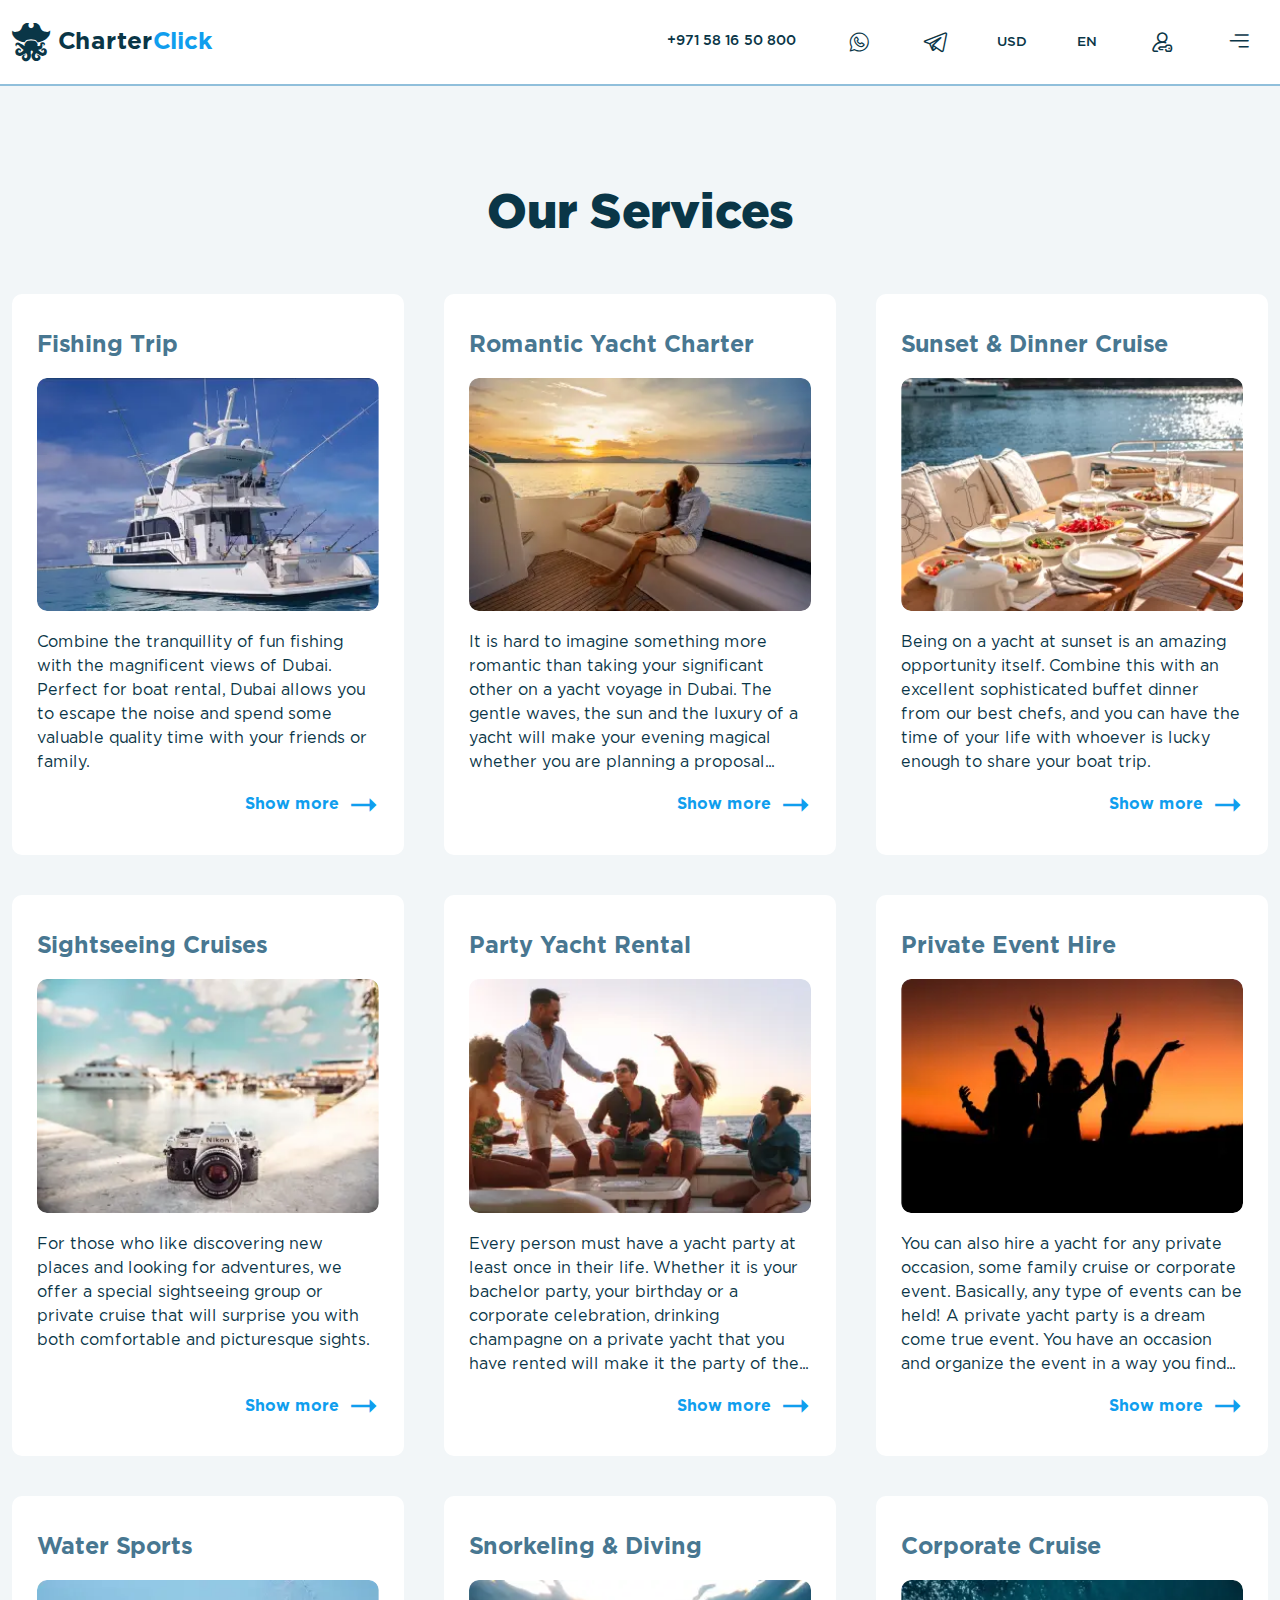
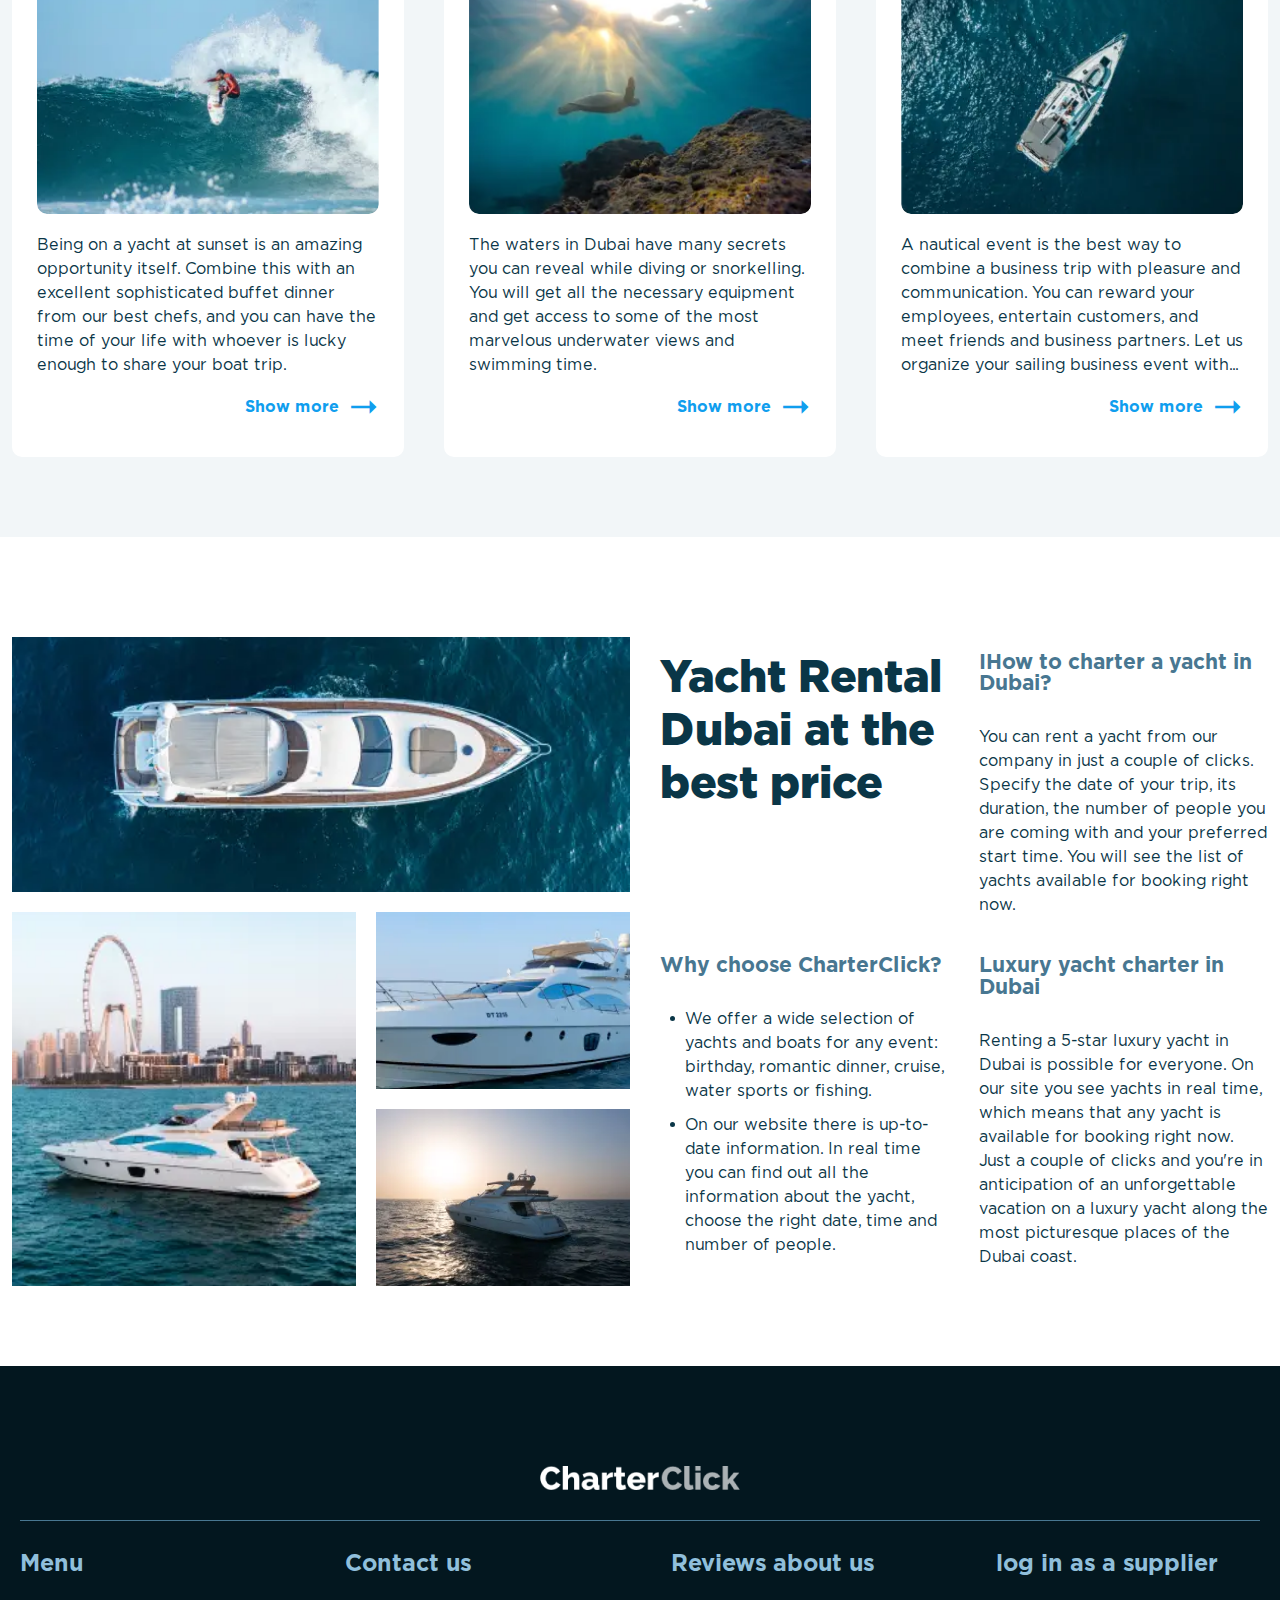
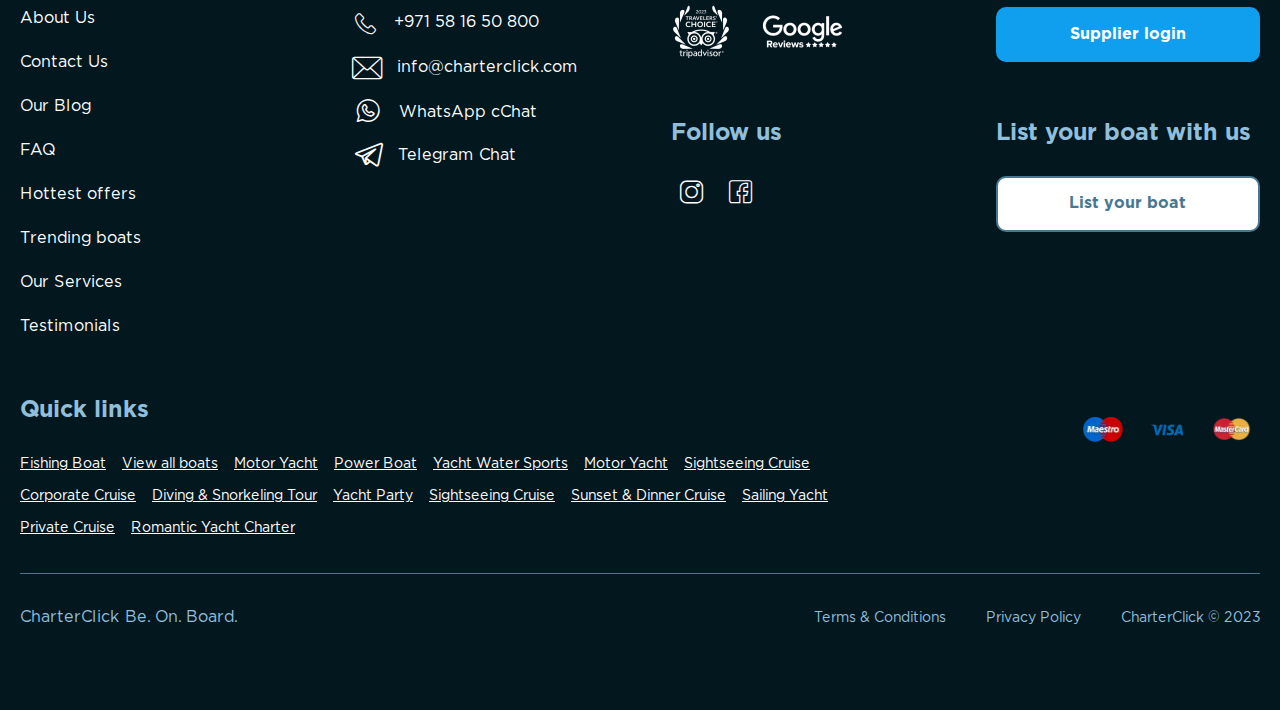
<file: our-services.html>
<!doctype html>
<html lang="en">

<head>
	<title>Our Services</title>
	<meta charset="UTF-8">
	<meta name="format-detection" content="telephone=no">
	<!-- <style>body{opacity: 0;}</style> -->
	<link rel="stylesheet" href="css/style.min.css?_v=20231024104316">
	<link rel="shortcut icon" href="favicon.ico">
	<!-- <meta name="robots" content="noindex, nofollow"> -->
	<meta name="viewport" content="width=device-width, initial-scale=1.0">
</head>

<body>
	<div class="wrapper">
		<header data-scroll="90" data-scroll-show="500" class="header" data-lp>
			<div class="header__container">
				<a href="index.html" class="header__logo"><span class="_icon-logo"></span><span>Charter</span><span>Click</span></a>
				<div class="header__menu menu">
					<nav class="menu__body">
						<ul class="menu__list" data-one-select>
							<li class="menu__item">
								<a href="tel:+971581650800" class="menu__link">+971 58 16 50 800</a>
							</li>
							<li class="menu__item">
								<a href="" class="menu__whatsapp"><span class="_icon-whatsapp"></span></a>
							</li>
							<li class="menu__item">
								<a href="" class="menu__telegram"><span class="_icon-telegram"></span></a>
							</li>
							<li class="menu__item">
								<select class="menu__type-monye" name="form[]" data-class-modif="form-type-monye">
									<option value="1" selected>usd</option>
									<option value="2">aeg</option>
								</select>
							</li>
							<li class="menu__item">
								<select class="menu__select-lang" name="form[]" data-class-modif="form-lang">
									<option value="1" selected>En</option>
									<option value="2">Ru</option>
								</select>
							</li>
							<li class="menu__item">
								<div class="menu__button _icon-log-in" data-show-modal>
									<div class="menu__actions" data-modal>
										<button data-popup="#popup-login" type="button" class="menu__log-in">
											log In
										</button>
										<button data-popup="#popup-register" type="button" class="menu__register">
											Register
										</button>
									</div>
								</div>
							</li>
						</ul>
					</nav>
					<nav class="menu__second">
						<div class="menu__burger-logo">
							<a href="index.html"><span class="_icon-logo"></span><span>Charter</span><span>Click</span></a>
						</div>
						<h3 class="menu__title">Menu</h3>
						<ul class="menu__second-list">
							<li>
								<a target="_blank" href="hottest-offers.html">Hottest offers</a>
							</li>
							<li>
								<a target="_blank" href="trending-boats.html">Trending boats</a>
							</li>
							<li>
								<a href="#">About Us</a>
							</li>
							<li>
								<a target="_blank" href="our-services.html">Our Services</a>
							</li>
							<li>
								<a target="_blank" href="confirmation.html">Register </a>
							</li>
							<li><a target="_blank" href="faq.html">FAQ</a></li>
							<li><a href="#">Testimonials</a></li>
							<li><a href="#">Our partners</a></li>
							<li><a target="_blank" href="error.html">404</a></li>
						</ul>
						<h3 class="menu__title menu__title--contact">Contact Us</h3>
						<ul class="menu__contacts-list list-contact">
							<li class="list-contact__item">
								<a href="mailto:info@charterclick.com" class="list-contact__link _icon-mail-icon">info@charterclick.com</a>
							</li>
							<li class="list-contact__item">
								<a href="tel:+971581650800" class="list-contact__link _icon-phone-icon">+971 58 16 50 800</a>
							</li>
							<li class="list-contact__item">
								<a href="#" class="list-contact__link _icon-whatsapp">WhatsApp Chat</a>
							</li>
							<li class="list-contact__item">
								<a href="#" class="list-contact__link _icon-telegram">Telegram Chat</a>
							</li>
						</ul>
						<h3 class="menu__title menu__title--follow">Follow Us</h3>
						<ul class="menu__social-list list-social">
							<li class="list-social__item">
								<a href="#" class="list-social__link _icon-instagram"></a>
							</li>
							<li class="list-social__item">
								<a href="#" class="list-social__link _icon-facebook"></a>
							</li>
						</ul>
					</nav>
					<button type="button" class="menu__icon _icon-burger-icon"></button>
				</div>
			</div>
		</header>

		<main class="our-services">
			<section class="our-services__services secvices">
				<div class="secvices__container">
					<h1>Our Services</h1>
					<div class="secvices__wrapper">
						<div class="secvices__article article-services">
							<a href="#" class="article-services__title">
								Fishing Trip
							</a>
							<a href="#" class="article-services__image">
								<picture><source srcset="img/services/image_01.webp" type="image/webp"><img src="img/services/image_01.png" alt="image" /></picture>
							</a>
							<div class="article-services__info">
								<p>
									Combine the tranquillity of fun fishing
									with the magnificent views of Dubai.
									Perfect for boat rental, Dubai allows
									you to escape the noise and spend some
									valuable quality time with your friends
									or family.
								</p>
								<a href="#" class="article-services__show-more _icon-big-arrow">Show more
								</a>
							</div>
						</div>
						<div class="secvices__article article-services">
							<a href="#" class="article-services__title">
								Romantic Yacht Charter
							</a>
							<a href="#" class="article-services__image">
								<picture><source srcset="img/services/image_02.webp" type="image/webp"><img src="img/services/image_02.png" alt="image" /></picture>
							</a>
							<div class="article-services__info">
								<p>
									It is hard to imagine something more
									romantic than taking your significant
									other on a yacht voyage in Dubai. The
									gentle waves, the sun and the luxury of
									a yacht will make your evening magical
									whether you are planning a proposal...
								</p>
								<a href="#" class="article-services__show-more _icon-big-arrow">Show more</a>
							</div>
						</div>
						<div class="secvices__article article-services">
							<a href="services.html" class="article-services__title">
								Sunset & Dinner Cruise
							</a>
							<a href="services.html" class="article-services__image">
								<picture><source srcset="img/services/image_03.webp" type="image/webp"><img src="img/services/image_03.png" alt="image" /></picture>
							</a>
							<div class="article-services__info">
								<p>
									Being on a yacht at sunset is an amazing
									opportunity itself. Combine this with an
									excellent sophisticated buffet dinner
									from our best chefs, and you can have
									the time of your life with whoever is
									lucky enough to share your boat trip.
								</p>
								<a href="services.html" class="article-services__show-more _icon-big-arrow">Show more</a>
							</div>
						</div>
						<div class="secvices__article article-services">
							<a href="#" class="article-services__title">
								Sightseeing Cruises
							</a>
							<a href="#" class="article-services__image">
								<picture><source srcset="img/services/image_04.webp" type="image/webp"><img src="img/services/image_04.png" alt="image" /></picture>
							</a>
							<div class="article-services__info">
								<p>
									For those who like discovering new
									places and looking for adventures, we
									offer a special sightseeing group or
									private cruise that will surprise you
									with both comfortable and picturesque
									sights.
								</p>
								<a href="#" class="article-services__show-more _icon-big-arrow">Show more
								</a>
							</div>
						</div>
						<div class="secvices__article article-services">
							<a href="#" class="article-services__title">
								Party Yacht Rental
							</a>
							<a href="#" class="article-services__image">
								<picture><source srcset="img/services/image_05.webp" type="image/webp"><img src="img/services/image_05.png" alt="image" /></picture>
							</a>
							<div class="article-services__info">
								<p>
									Every person must have a yacht party at
									least once in their life. Whether it is
									your bachelor party, your birthday or a
									corporate celebration, drinking
									champagne on a private yacht that you
									have rented will make it the party of
									the...
								</p>
								<a href="#" class="article-services__show-more _icon-big-arrow">Show more</a>
							</div>
						</div>
						<div class="secvices__article article-services">
							<a href="#" class="article-services__title">
								Private Event Hire
							</a>
							<a href="#" class="article-services__image">
								<picture><source srcset="img/services/image_06.webp" type="image/webp"><img src="img/services/image_06.png" alt="image" /></picture>
							</a>
							<div class="article-services__info">
								<p>
									You can also hire a yacht for any
									private occasion, some family cruise or
									corporate event. Basically, any type of
									events can be held! A private yacht
									party is a dream come true event. You
									have an occasion and organize the event
									in a way you find...
								</p>
								<a href="#" class="article-services__show-more _icon-big-arrow">Show more</a>
							</div>
						</div>
						<div class="secvices__article article-services">
							<a href="#" class="article-services__title">
								Water Sports
							</a>
							<a href="#" class="article-services__image">
								<picture><source srcset="img/services/image_07.webp" type="image/webp"><img src="img/services/image_07.png" alt="image" /></picture>
							</a>
							<div class="article-services__info">
								<p>
									Being on a yacht at sunset is an amazing
									opportunity itself. Combine this with an
									excellent sophisticated buffet dinner
									from our best chefs, and you can have
									the time of your life with whoever is
									lucky enough to share your boat trip.
								</p>
								<a href="#" class="article-services__show-more _icon-big-arrow">Show more
								</a>
							</div>
						</div>
						<div class="secvices__article article-services">
							<a href="#" class="article-services__title">
								Snorkeling & Diving
							</a>
							<a href="#" class="article-services__image">
								<picture><source srcset="img/services/image_08.webp" type="image/webp"><img src="img/services/image_08.png" alt="image" /></picture>
							</a>
							<div class="article-services__info">
								<p>
									The waters in Dubai have many secrets
									you can reveal while diving or
									snorkelling. You will get all the
									necessary equipment and get access to
									some of the most marvelous underwater
									views and swimming time.
								</p>
								<a href="#" class="article-services__show-more _icon-big-arrow">Show more
								</a>
							</div>
						</div>
						<div class="secvices__article article-services">
							<a href="#" class="article-services__title">
								Corporate Cruise
							</a>
							<a href="#" class="article-services__image">
								<picture><source srcset="img/services/image_09.webp" type="image/webp"><img src="img/services/image_09.png" alt="image" /></picture>
							</a>
							<div class="article-services__info">
								<p>
									A nautical event is the best way to
									combine a business trip with pleasure
									and communication. You can reward your
									employees, entertain customers, and meet
									friends and business partners. Let us
									organize your sailing business event
									with...
								</p>
								<a href="#" class="article-services__show-more _icon-big-arrow">Show more</a>
							</div>
						</div>
					</div>
				</div>
			</section>
			<section class="our-services__rental rental">
				<div class="rental__container">
					<!-- Оболочка слайдера -->
					<div class="rental__slider swiper">
						<!-- Двигающееся часть слайдера -->
						<div class="rental__wrapper swiper-wrapper">
							<!-- Слайд -->
							<div class="rental__slide swiper-slide">
								<picture><source srcset="img/rental/image_01.webp" type="image/webp"><img src="img/rental/image_01.png" alt="rental" /></picture>
							</div>
							<!-- Слайд -->
							<div class="rental__slide swiper-slide">
								<picture><source srcset="img/rental/image_02.webp" type="image/webp"><img src="img/rental/image_02.png" alt="rental" /></picture>
							</div>
							<!-- Слайд -->
							<div class="rental__slide swiper-slide">
								<picture><source srcset="img/rental/image_03.webp" type="image/webp"><img src="img/rental/image_03.png" alt="rental" /></picture>
							</div>
							<!-- Слайд -->
							<div class="rental__slide swiper-slide">
								<picture><source srcset="img/rental/image_04.webp" type="image/webp"><img src="img/rental/image_04.png" alt="rental" /></picture>
							</div>
						</div>
						<!-- Если нужна пагинация -->
						<div class="rental__swiper-pagination"></div>
					</div>
					<div class="rental__info">
						<h2 data-da=".rental__container,1260,0">
							Yacht Rental Dubai at the best price
						</h2>
						<div class="rental__answers rental__answers--order-1">
							<h3>IHow to charter a yacht in Dubai?</h3>
							<p>
								You can rent a yacht from our company in just a couple of clicks. Specify the date of your trip, its duration, the number of people you are coming with and your preferred start time. You will see the list of yachts available for booking right now.
							</p>
						</div>
						<div class="rental__answers rental__answers--order-3">
							<h3>Why choose CharterClick?</h3>
							<ul>
								<li>
									We offer a wide selection of yachts and
									boats for any event: birthday, romantic
									dinner, cruise, water sports or
									fishing. 
								</li>
								<li>
									On our website there is up-to-date
									information. In real time you can find
									out all the information about the yacht,
									choose the right date, time and number
									of people. 
								</li>
							</ul>
						</div>
						<div class="rental__answers rental__answers--order-2">
							<h3>Luxury yacht charter in Dubai</h3>
							<p>
								Renting a 5-star luxury yacht in Dubai is possible for everyone. On our site you see yachts in real time, which means that any yacht is available for booking right now. Just a couple of clicks and you're in anticipation of an unforgettable vacation on a luxury yacht along the most picturesque places of the Dubai coast.
							</p>
						</div>
					</div>
					<a href="#" class="rental__show-more _icon-big-arrow">Show more
					</a>
				</div>
			</section>
		</main>
		<footer class="footer">
			<div class="footer__small-container">
				<div class="footer__logo">
					<a href="index.html"><picture><source srcset="img/footer/footer-logo.webp" type="image/webp"><img src="img/footer/footer-logo.png" alt="logo" /></picture></a>
				</div>

				<div class="footer__wrapper">
					<div class="footer__menu menu-footer">
						<h3 class="menu-footer__title title--lite-blue-color">Menu</h3>
						<nav class="menu-footer__menu">
							<ul>
								<li><a href="#">About Us</a></li>
								<li><a href="#">Contact Us </a></li>
								<li><a href="#">Our Blog</a></li>
								<li><a href="#">FAQ</a></li>
								<li><a href="#">Hottest offers</a></li>
								<li><a href="#">Trending boats</a></li>
								<li><a href="#">Our Services</a></li>
								<li><a href="#">Testimonials</a></li>
							</ul>
						</nav>
					</div>
					<div class="footer__contact contact-footer">
						<h3 class="contact-footer__title title--lite-blue-color">Contact us</h3>
						<ul class="contact-footer__list">
							<li class="contact-footer__item"><a href="tel:+971581650800" class="contact-footer__phone _icon-phone-icon">+971 58 16 50 800</a></li>
							<li class="contact-footer__item"><a href="mailto:info@charterclick.com" class="contact-footer__mail _icon-mail-icon">info@charterclick.com</a></li>
							<li class="contact-footer__item"><a href="" class="contact-footer__whatsapp _icon-whatsapp">WhatsApp cChat</a></li>
							<li class="contact-footer__item"><a href="" class="contact-footer__telegram _icon-telegram">Telegram Chat</a></li>
						</ul>
					</div>
					<div class="footer__reviews">
						<div class="footer__about-us about-us-footer">
							<h3 class="about-us-footer__title title--lite-blue-color">Reviews about us</h3>
							<ul class="about-us-footer__list">
								<li class="about-us-footer__choice"><picture><source srcset="img/footer/choice.webp" type="image/webp"><img src="img/footer/choice.png" alt="image"></picture></li>
								<li class="about-us-footer__google"><picture><source srcset="img/footer/google-reviews.webp" type="image/webp"><img src="img/footer/google-reviews.png" alt="image"></picture></li>
							</ul>
						</div>
						<div class="footer__follow-us follow-us-footer">
							<h3 class="follow-us-footer__title title--lite-blue-color">Follow us</h3>
							<ul class="follow-us-footer__list">
								<li class="follow-us-footer__item"><a href="#" class="follow-us-footer__link _icon-instagram"></a></li>
								<li class="follow-us-footer__item"><a href="#" class="follow-us-footer__link _icon-facebook"></a></li>
							</ul>
						</div>
					</div>
					<div class="footer__actions">
						<div class="footer__log-in log-in-footer">
							<h3 class="log-in-footer__title title--lite-blue-color">log in as a supplier</h3>
							<button type="button" class="log-in-footer__button button">Supplier login</button>
						</div>
						<div class="footer__log-in log-in-footer">
							<h3 class="log-in-footer__title title--lite-blue-color">List your boat with us</h3>
							<button type="button" class="log-in-footer__btn button button--white">List your boat</button>
						</div>
					</div>
				</div>
				<div class="footer__quick quick-footer">
					<div class="quick-footer__links">
						<h3 class="quick-footer__title title--lite-blue-color">Quick links</h3>
						<ul class="quick-footer__list">
							<li class="quick-footer__item"><a href="#" class="quick-footer__link">Fishing Boat</a></li>
							<li class="quick-footer__item"><a href="#" class="quick-footer__link">View all boats</a></li>
							<li class="quick-footer__item"><a href="#" class="quick-footer__link">Motor Yacht</a></li>
							<li class="quick-footer__item"><a href="#" class="quick-footer__link">Power Boat</a></li>
							<li class="quick-footer__item"><a href="#" class="quick-footer__link">Yacht Water Sports </a></li>
							<li class="quick-footer__item"><a href="#" class="quick-footer__link">Motor Yacht</a></li>
							<li class="quick-footer__item"><a href="#" class="quick-footer__link">Sightseeing Cruise</a></li>
							<li class="quick-footer__item"><a href="#" class="quick-footer__link">Corporate Cruise</a></li>
							<li class="quick-footer__item"><a href="#" class="quick-footer__link">Diving & Snorkeling Tour</a></li>
							<li class="quick-footer__item"><a href="#" class="quick-footer__link">Yacht Party</a></li>
							<li class="quick-footer__item"><a href="#" class="quick-footer__link">Sightseeing Cruise</a></li>
							<li class="quick-footer__item"><a href="#" class="quick-footer__link">Sunset & Dinner Cruise</a></li>
							<li class="quick-footer__item"><a href="#" class="quick-footer__link">Sailing Yacht</a></li>
							<li class="quick-footer__item"><a href="#" class="quick-footer__link">Private Cruise</a></li>
							<li class="quick-footer__item"><a href="#" class="quick-footer__link">Romantic Yacht Charter</a></li>
						</ul>
					</div>
					<ul class="quick-footer__cards">
						<li class="quick-footer__label"><picture><source srcset="img/footer/card-01.webp" type="image/webp"><img src="img/footer/card-01.png" alt="visa"></picture></li>
						<li class="quick-footer__label"><picture><source srcset="img/footer/card-02.webp" type="image/webp"><img src="img/footer/card-02.png" alt="visa"></picture></li>
						<li class="quick-footer__label"><picture><source srcset="img/footer/card-03.webp" type="image/webp"><img src="img/footer/card-03.png" alt="visa"></picture></li>
					</ul>
				</div>
				<div class="footer__info info-footer">
					<p class="info-footer__logo">CharterClick Be. On. Board.</p>
					<ul class="info-footer__list">
						<li class="info-footer__item"><a href="#" class="info-footer__link">Terms & Conditions</a></li>
						<li class="info-footer__item"><a href="#" class="info-footer__link">Privacy Policy</a></li>
						<li class="info-footer__item">
							<p class="info-footer__right">CharterClick &copy; 2023</p>
						</li>
					</ul>
				</div>
			</div>
		</footer>

	</div>
	<div id="popup-book" aria-hidden="true" class="popup popup--book">
		<div class="popup__wrapper">
			<div class="popup__content">
				<button data-close type="button" class="popup__close"></button>
				<div class="search-main">
					<h3 class="search-main__title title title--small">
						Book a boat in a few clicks
					</h3>
					<form class="search-main__forma" action="#" method="POST" data-one-select>
						<input type="hidden" name="durationType" value="1" />
						<div class="search-main__line search-main__line--calendar">
							<label for="date-popup">Date</label>
							<span class="search-main__icon _icon-calendar"></span>
							<input id="date-popup" name="form[date-popup]" data-datepicker autocomplete="off" placeholder="22.03.2023" type="text" />
							<span class="search-main__select-arrow _icon-select-arrow"></span>
						</div>
						<div class="search-main__line">
							<label for="start-time-popup">Start time</label>
							<select name="form[start-time-popup]" id="start-time-popup" data-class-modif="form-n-a" data-scroll>
								<option value="1">7:00</option>
								<option value="2" selected>8:00</option>
								<option value="3">9:00</option>
								<option value="5">10:00</option>
								<option value="6">11:00</option>
								<option value="7">12:00</option>
								<option value="8">13:00</option>
								<option value="9">14:00</option>
								<option value="10">15:00</option>
								<option value="11">16:00</option>
								<option value="12">17:00</option>
								<option value="13">18:00</option>
								<option value="14">19:00</option>
								<option value="15">20:00</option>
							</select>
						</div>
						<div class="search-main__line">
							<label for="duration-popup">Duration</label>
							<select name="form[duration-popup]" id="duration-popup" data-class-modif="form-hors" data-scroll>
								<option value="1">1 hours</option>
								<option value="2">2 hours</option>
								<option value="3">3 hours</option>
								<option value="4" selected>4 hours</option>
								<option value="5">5 hours</option>
								<option value="6">6 hours</option>
								<option value="7">7 hours</option>
								<option value="8">8 hours</option>
								<option value="9">9 hours</option>
								<option value="10">10 hours</option>
								<option value="11">11 hours</option>
								<option value="12">12 hours</option>
								<option value="13">13 hours</option>
								<option value="14">14 hours</option>
								<option value="15">15 hours</option>
							</select>
						</div>
						<div class="search-main__line">
							<label for="passengers-popup">Passengers</label>
							<select name="form[passengers-popup]" id="passengers-popup" data-class-modif="form-passengers" data-scroll>
								<option value="1">1 passengers</option>
								<option value="2">2 passengers</option>
								<option value="3">3 passengers</option>
								<option value="4">4 passengers</option>
								<option value="5">5 passengers</option>
								<option value="6">6 passengers</option>
								<option value="7">7 passengers</option>
								<option value="8">8 passengers</option>
								<option value="9">9 passengers</option>
								<option value="10">10 passengers</option>
								<option value="11">11 passengers</option>
								<option value="12" selected>12 passengers</option>
							</select>
						</div>
						<button type="submit" class="search-main__button button">
							Check availability
						</button>
					</form>
				</div>
			</div>
		</div>
	</div>

	<div id="popup-yacht-card" aria-hidden="true" class="popup popup--yacht-card">
		<div class="popup__wrapper">
			<div class="popup__content">
				<form class="form-yacht" action="#" method="POST">
					<div class="form-yacht__head">
						<div class="form-yacht__price">
							<h4>Prise per 1 hour</h4>
							<p>*Price excludes 5% VAT</p>
						</div>
						<div class="form-yacht__min-duration">
							<h4>AED 1400</h4>
							<p>Min durations 2 hours</p>
						</div>
					</div>
					<div class="form-yacht__body" data-one-select>
						<div class="form-yacht__line form-yacht__line--calendar">
							<label for="calendar-book">Date</label>
							<span class="form-yacht__icon _icon-calendar"></span>
							<input type="text" name="form[calendar-book]" placeholder="22.03.2023" id="calendar-book" data-datepicker required />
							<span class="form-yacht__select-arrow _icon-select-arrow"></span>
						</div>
						<div class="form-yacht__line">
							<label for="start-time-book">Start time</label>
							<select name="form[start-time-book]" data-class-modif="form-n-a-yacht" id="start-time-book" data-scroll>
								<option value="1" selected>8:00</option>
								<option value="2">9:00</option>
								<option value="3">10:00</option>
								<option value="4">11:00</option>
							</select>
						</div>
						<div class="form-yacht__line">
							<label for="duration-book">Duration</label>
							<select name="form[duration-book]" data-class-modif="form-hors-yacht" id="duration-book" data-scroll>
								<option value="1" selected>3 hours</option>
								<option value="2">4 hours</option>
								<option value="3">5 hours</option>
								<option value="4">6 hours</option>
								<option value="5">7 hours</option>
								<option value="6">8 hours</option>
								<option value="7">9 hours</option>
								<option value="8">10 hours</option>
								<option value="9">11 hours</option>
							</select>
						</div>
						<div class="form-yacht__line">
							<label for="passenger-book">Passenger</label>
							<select name="form[passenger-book]" data-class-modif="form-passengers-yacht" id="passenger-book" data-scroll>
								<option value="1" selected>6</option>
								<option value="2">7</option>
								<option value="3">8</option>
								<option value="4">9</option>
								<option value="5">10</option>
								<option value="6">11</option>
								<option value="7">12</option>
								<option value="8">13</option>
								<option value="9">14</option>
							</select>
						</div>
						<button type="submit" class="form-yacht__button button">
							Check availability
						</button>
					</div>
				</form>
			</div>
		</div>
	</div>

	<!-- Form - popups -->
	<!-- Popup by BEM -->
	<div id="popup-login" aria-hidden="true" class="popup popup-in">
		<div class="popup__wrapper">
			<div class="popup__content">
				<button data-close type="button" class="popup__close"></button>
				<div class="popup-in__wrapper">
					<div class="popup-in__title">
						<h2>Log in</h2>
					</div>
					<form class="popup-in__form form-popup" action="#" method="POST">
						<div class="form-popup__lines-wrapper">
							<div class="form-popup__line">
								<input type="email" name="form[email-register]" autocomplete="off" required data-error="" placeholder="Email *" class="input" />
							</div>
							<div class="form-popup__line form-popup__line--mail">
								<input type="password" name="form[password-register]" autocomplete="off" required data-error="" placeholder="Password *" class="input" />
								<button type="button" class="_icon-pass-eye"></button>
							</div>
							<button data-popup="#popup-forgot" type="button" class="form-popup__forgot-btn">
								Forgot password?
							</button>
						</div>
						<div class="form-popup__actions">
							<button type="submit" class="form-popup__button button button--popup">
								Log in
							</button>
							<div class="form-popup__register">
								<p>Donʼt have an account?</p>
								<button data-popup="#popup-register" type="button">
									Register
								</button>
							</div>
						</div>
						<div class="form-popup__social social-popup">
							<p>Or Register with</p>
							<ul>
								<li>
									<a href="#" data-popup="#popup-new-password"><img src="img/popup-icon/google.svg" alt="google" /></a>
								</li>
								<li>
									<a href="#"><img src="img/popup-icon/facebook.svg" alt="facebook" /></a>
								</li>
							</ul>
						</div>
					</form>
				</div>
			</div>
		</div>
	</div>

	<div id="popup-forgot" aria-hidden="true" class="popup popup-in">
		<div class="popup__wrapper">
			<div class="popup__content">
				<button data-close type="button" class="popup__close"></button>
				<div class="popup-in__wrapper">
					<div class="popup-in__title">
						<h3>Forgot password?</h3>
					</div>
					<form class="popup-in__form form-popup" action="#" method="POST">
						<div class="form-popup__text">
							<p>
								Please enter your email address, and we'll send you
								a reset link.
							</p>
						</div>
						<div class="form-popup__lines-wrapper">
							<div class="form-popup__line form-popup__line--mail-small">
								<input type="password" name="form[password-register]" autocomplete="off" required data-error="" placeholder="Password *" class="input" />
								<button type="button" class="_icon-pass-eye"></button>
							</div>
						</div>
						<div class="form-popup__actions">
							<button type="submit" class="form-popup__button button button--popup">
								Reset Password
							</button>
						</div>
					</form>
				</div>
			</div>
		</div>
	</div>

	<div id="popup-new-password" aria-hidden="true" class="popup popup-in">
		<div class="popup__wrapper">
			<div class="popup__content">
				<button data-close type="button" class="popup__close"></button>
				<div class="popup-in__wrapper">
					<form class="popup-in__form form-popup" action="#" method="POST">
						<div class="popup-in__title">
							<h2>New Password</h2>
						</div>
						<div class="form-popup__lines-wrapper">
							<div class="form-popup__line">
								<input type="email" name="form[email-new-password]" autocomplete="off" required data-error="" placeholder="Email *" class="input" />
							</div>
							<div class="form-popup__line form-popup__line--mail">
								<input type="password" name="form[password-new-password]" autocomplete="off" required data-error="" placeholder="Password *" class="input" />
								<button type="button" class="_icon-pass-eye"></button>
							</div>
						</div>
						<div class="form-popup__actions">
							<button type="submit" class="form-popup__button button button--popup">
								Log in
							</button>
						</div>
					</form>
				</div>
			</div>
		</div>
	</div>

	<div id="popup-register" aria-hidden="true" class="popup popup-in">
		<div class="popup__wrapper">
			<div class="popup__content">
				<button data-close type="button" class="popup__close"></button>
				<div class="popup-in__wrapper">
					<form class="popup-in__form form-popup" action="#" method="POST">
						<div class="popup-in__title">
							<h2>Register</h2>
						</div>
						<div class="form-popup__as">
							<h4>do you want to register as</h4>
							<div class="form-popup__buttons-block">
								<button type="button">
									<span>Owner</span><span class="_icon-info"></span>
								</button>
								<div class="form-popup__border-line"></div>
								<button data-popup="#popup-register-as-agent" type="button">
									<span>Agent</span><span class="_icon-info"></span>
								</button>
							</div>
						</div>
						<div class="form-popup__lines-wrapper">
							<div class="form-popup__line">
								<input type="email" name="form[email-register]" autocomplete="off" required data-error="" placeholder="Email *" class="input" />
							</div>
							<div class="form-popup__line form-popup__line--mail">
								<input type="password" name="form[password-register]" autocomplete="off" required data-error="" placeholder="Password *" class="input" />
								<button type="button" class="_icon-pass-eye"></button>
							</div>
						</div>
						<div class="form-popup__actions">
							<button type="submit" class="form-popup__button button button--popup">
								Next
							</button>
						</div>
						<div class="form-popup__social social-popup">
							<p>Or Register with</p>
							<ul>
								<li>
									<a href="#" data-popup="#popup-new-password"><img src="img/popup-icon/google.svg" alt="google" /></a>
								</li>
								<li>
									<a href="#"><img src="img/popup-icon/facebook.svg" alt="facebook" /></a>
								</li>
							</ul>
						</div>
					</form>
				</div>
			</div>
		</div>
	</div>

	<div id="popup-register-as-agent" aria-hidden="true" class="popup popup-in">
		<div class="popup__wrapper">
			<div class="popup__content">
				<button data-close type="button" class="popup__close"></button>
				<div class="popup-in__wrapper">
					<form class="popup-in__form form-popup" action="#" method="POST">
						<div class="popup-in__title">
							<h2>Register</h2>
							<h4>as Agent</h4>
						</div>
						<div class="form-popup__lines-wrapper">
							<div class="form-popup__user-line">
								<div class="form-popup__line">
									<input type="text" name="form[first-name]" autocomplete="off" required data-error="" placeholder="First name *" class="input" />
								</div>
								<div class="form-popup__line">
									<input type="text" name="form[last-name]" autocomplete="off" required data-error="" placeholder="Last name *" class="input" />
								</div>
							</div>
							<div class="form-popup__line">
								<input type="text" name="form[register-us-agent-country]" autocomplete="off" required data-error="" placeholder="Country *" class="input" />
							</div>
							<div class="form-popup__line">
								<input type="tel" name="form[register-us-agent-phone-number]" autocomplete="off" required data-error="" placeholder="Phone Number *" class="input" />
								<button type="button" class="_icon-pass-eye"></button>
							</div>
							<div class="form-popup__options options-popup">
								<div class="options-popup__item">
									<input id="individual" class="options-popup__input" type="radio" value="Individual Enterpreneur" name="register-as-agent" />
									<label for="individual" class="options-popup__label">
										<span class="options-popup__checked"></span>
										<span class="options-popup__text">
											Individual Enterpreneur</span><span class="options-popup__button _icon-info"></span></label>
								</div>
								<div class="options-popup__item">
									<input id="company" class="options-popup__input" type="radio" value="Company" name="register-as-agent" />
									<label for="company" class="options-popup__label">
										<span class="options-popup__checked"></span>
										<span class="options-popup__text">Company</span><span class="options-popup__button _icon-info"></span></label>
								</div>
							</div>
							<div class="form-popup__line">
								<input type="text" name="form[company-name]" autocomplete="off" required data-error="" placeholder="Company name *" class="input" />
								<!-- Під питанням ця кнопка - навіщо вона тут? -->
								<!-- <a href="#"
                                type="button"
                                class="form-popup__button-info _icon-info"
                            ></a> -->
							</div>
						</div>
						<div class="form-popup__checkbox checkbox">
							<input id="agree" data-error="" class="checkbox__input" type="checkbox" value="agree" name="form[]" />
							<label for="agree" class="checkbox__label"><span class="checkbox__checked"></span><span class="checkbox__text">I agree with Terms and Conditions</span></label>
						</div>
						<div class="form-popup__actions">
							<button type="submit" class="form-popup__button button button--popup">
								Next
							</button>
						</div>
					</form>
				</div>
			</div>
		</div>
	</div>

	<!-- Попап який буде після відправки форми із сторінки Confirmation -->

	<div id="successfully-booked" aria-hidden="true" class="popup successfully-booked">
		<div class="popup__wrapper">
			<div class="popup__content">
				<button data-close type="button" class="popup__close"></button>
				<div class="successfully-booked__body">
					<h3>Woohoo!</h3>
					<h4>Successfully booked</h4>
					<div class="successfully-booked__text">
						<p>We have sent you booking confirmation to your email <span>Youremail@gmail.com</span></p>
					</div>
				</div>
			</div>
		</div>
	</div>

	<!-- Popup Apply offers -->
	<div id="apply-offers" aria-hidden="true" class="popup apply-offers">
		<div class="popup__wrapper">
			<div class="popup__content">
				<button data-close type="button" class="popup__close"></button>
				<div class="apply-offers__body">
					<h3>Choose your preferred timings</h3>
					<form class="apply-offers__forma" action="#" method="POST" data-one-select>
						<input type="hidden" name="durationType" value="1" />
						<div class="apply-offers__line apply-offers__line--calendar">
							<label for="date-popup-apply-offers">Date</label>
							<span class="apply-offers__select-arrow _icon-select-arrow"></span>
							<input id="date-popup-apply-offers" name="form[date-popup-apply-offers]" data-datepicker autocomplete="off" placeholder="22.03.2023" type="text" />
							<span class="apply-offers__icon _icon-calendar"></span>
						</div>
						<div class="apply-offers__line">
							<label for="start-time-popup-apply-offers">Start time</label>
							<select name="form[start-time-popup-apply-offers]" id="start-time-popup-apply-offers" data-class-modif="form-n-a-apply-offers" data-scroll>
								<option value="1">7:00</option>
								<option value="2" selected>8:00</option>
								<option value="3">9:00</option>
								<option value="5">10:00</option>
								<option value="6">11:00</option>
								<option value="7">12:00</option>
								<option value="8">13:00</option>
								<option value="9">14:00</option>
								<option value="10">15:00</option>
								<option value="11">16:00</option>
								<option value="12">17:00</option>
								<option value="13">18:00</option>
								<option value="14">19:00</option>
								<option value="15">20:00</option>
							</select>
						</div>
						<div class="apply-offers__line">
							<label for="duration-popup-apply-offers">Duration</label>
							<select name="form[duration-popup-apply-offers]" id="duration-popup-apply-offers" data-class-modif="form-hors-apply-offers" data-scroll>
								<option value="1">1 hours</option>
								<option value="2">2 hours</option>
								<option value="3">3 hours</option>
								<option value="4" selected>4 hours</option>
								<option value="5">5 hours</option>
								<option value="6">6 hours</option>
								<option value="7">7 hours</option>
								<option value="8">8 hours</option>
								<option value="9">9 hours</option>
								<option value="10">10 hours</option>
								<option value="11">11 hours</option>
								<option value="12">12 hours</option>
								<option value="13">13 hours</option>
								<option value="14">14 hours</option>
								<option value="15">15 hours</option>
							</select>
						</div>
						<div class="apply-offers__line">
							<label for="passengers-popup-apply-offers">Passengers</label>
							<select name="form[passengers-popup-apply-offers]" id="passengers-popup-apply-offers" data-class-modif="form-passengers-apply-offers" data-scroll>
								<option value="1">1 passengers</option>
								<option value="2">2 passengers</option>
								<option value="3">3 passengers</option>
								<option value="4">4 passengers</option>
								<option value="5">5 passengers</option>
								<option value="6">6 passengers</option>
								<option value="7">7 passengers</option>
								<option value="8">8 passengers</option>
								<option value="9">9 passengers</option>
								<option value="10">10 passengers</option>
								<option value="11">11 passengers</option>
								<option value="12" selected>12 passengers</option>
							</select>
						</div>
						<button type="submit" class="apply-offers__button button">
							Apple
						</button>
					</form>
				</div>
			</div>
		</div>
	</div>
	<script src="js/app.min.js?_v=20231024104316"></script>
</body>

</html>
</file>
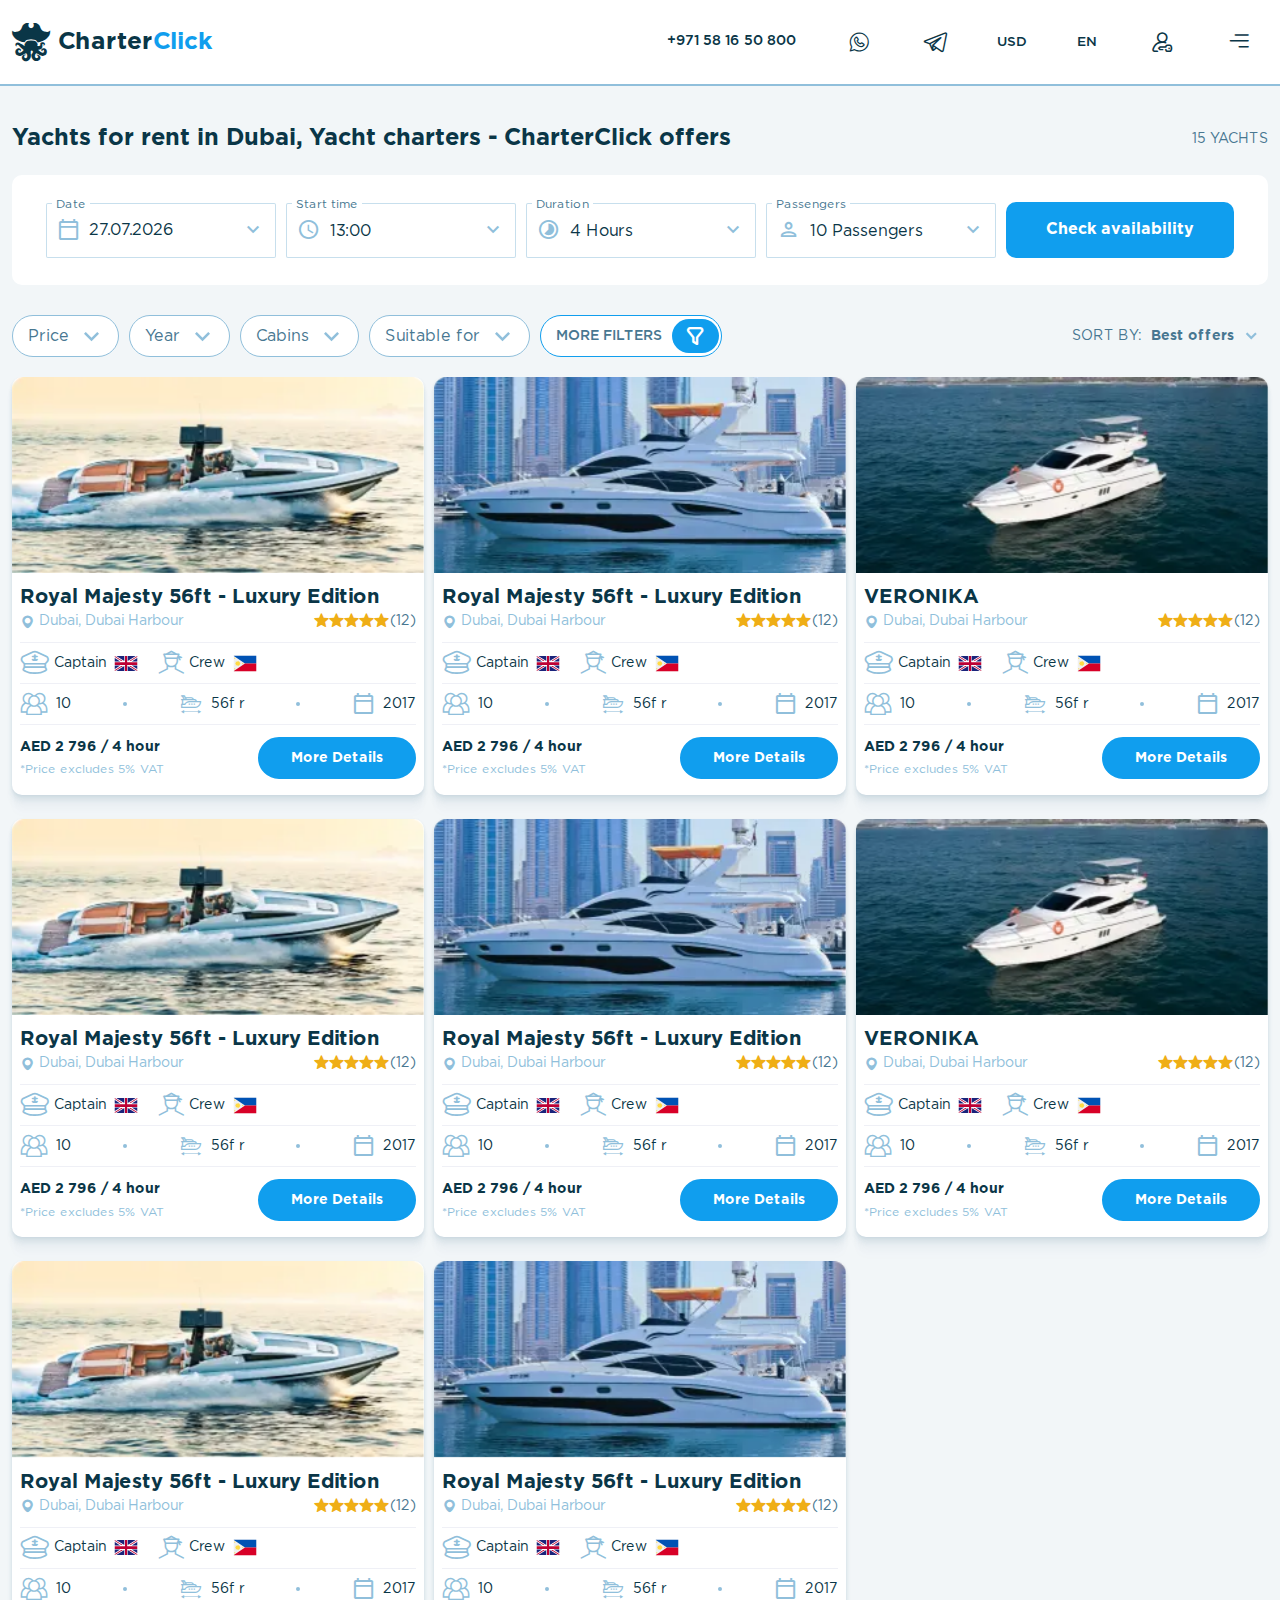
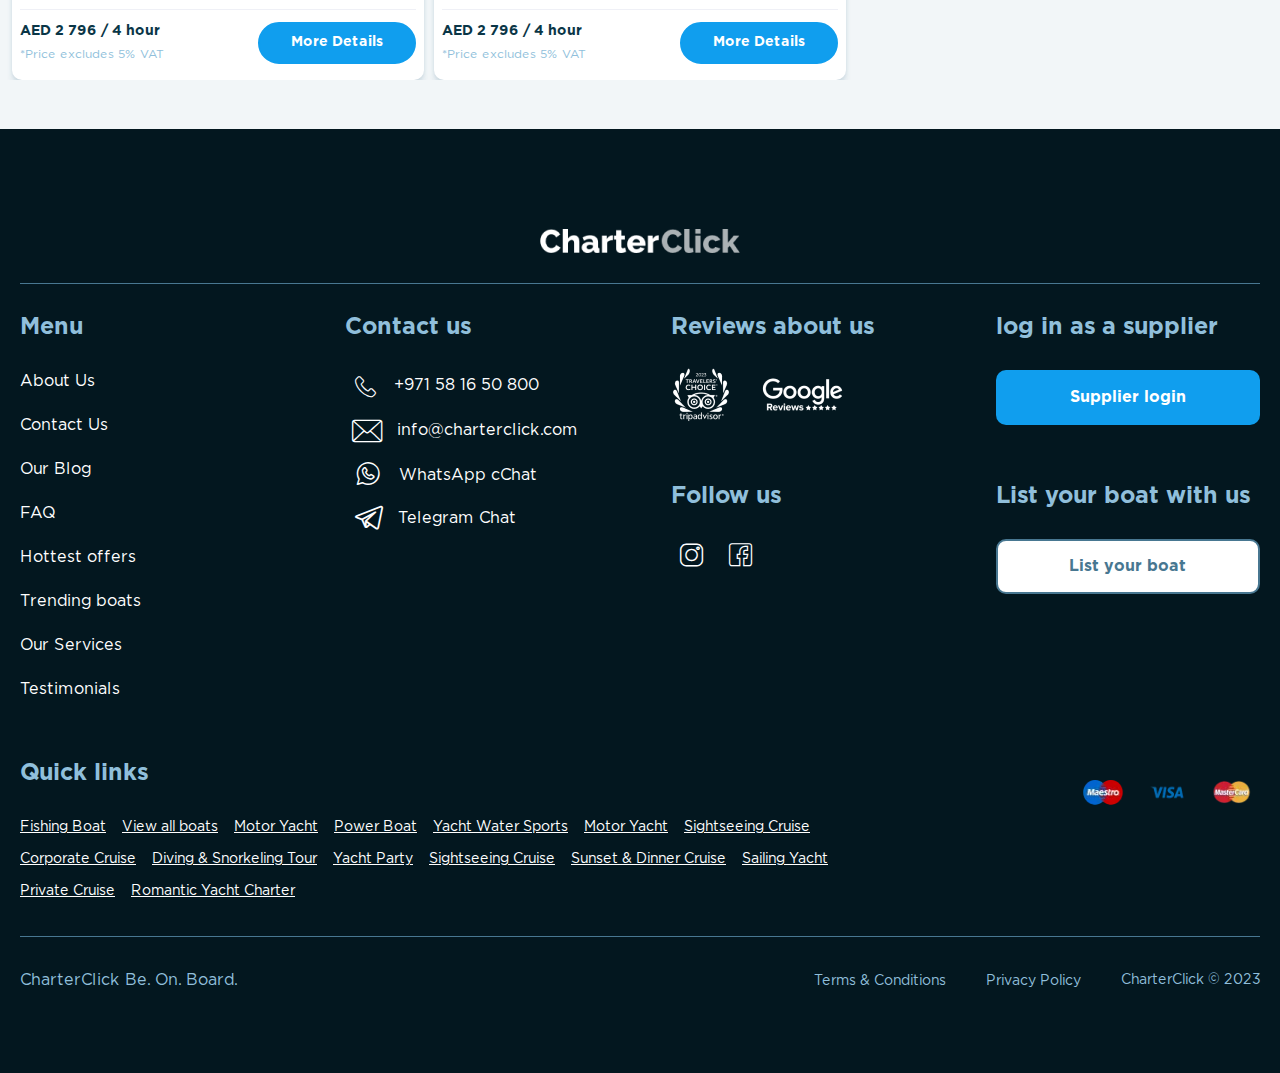
<file: result.html>
<!doctype html>
<html lang="en">

<head>
	<title>Result</title>
	<meta charset="UTF-8">
	<meta name="format-detection" content="telephone=no">
	<!-- <style>body{opacity: 0;}</style> -->
	<link rel="stylesheet" href="css/style.min.css?_v=20231024104316">
	<link rel="shortcut icon" href="favicon.ico">
	<!-- <meta name="robots" content="noindex, nofollow"> -->
	<meta name="viewport" content="width=device-width, initial-scale=1.0">
</head>

<body>
	<div class="wrapper">
		<header class="header header--result" data-lp>
			<div class="header__container">
				<a href="index.html" class="header__logo"><span class="_icon-logo"></span><span>Charter</span><span>Click</span></a>
				<div class="header__menu menu">
					<nav class="menu__body">
						<ul class="menu__list" data-one-select>
							<li class="menu__item">
								<a href="tel:+971581650800" class="menu__link">+971 58 16 50 800</a>
							</li>
							<li class="menu__item">
								<a href="#" class="menu__whatsapp"><span class="_icon-whatsapp"></span></a>
							</li>
							<li class="menu__item">
								<a href="#" class="menu__telegram"><span class="_icon-telegram"></span></a>
							</li>
							<li class="menu__item">
								<select class="menu__type-monye" name="form[]" data-class-modif="form-type-monye">
									<option value="1" selected>usd</option>
									<option value="2">aeg</option>
								</select>
							</li>
							<li class="menu__item">
								<select class="menu__select-lang" name="form[]" data-class-modif="form-lang">
									<option value="1" selected>En</option>
									<option value="2">Ru</option>
								</select>
							</li>
							<li class="menu__item">
								<div class="menu__button _icon-log-in" data-show-modal>
									<div class="menu__actions" data-modal>
										<button type="button" data-popup="#popup-login" class="menu__log-in">
											log In
										</button>
										<button data-popup="#popup-register" type="button" class="menu__register">
											Register
										</button>
									</div>
								</div>
							</li>
						</ul>
					</nav>
					<nav class="menu__second">
						<div class="menu__burger-logo">
							<a href="index.html"><span class="_icon-logo"></span><span>Charter</span><span>Click</span></a>
						</div>
						<h3 class="menu__title">Menu</h3>
						<ul class="menu__second-list">
							<li>
								<a target="_blank" href="hottest-offers.html">Hottest offers</a>
							</li>
							<li>
								<a target="_blank" href="trending-boats.html">Trending boats</a>
							</li>
							<li>
								<a href="#">About Us</a>
							</li>
							<li>
								<a target="_blank" href="our-services.html">Our Services</a>
							</li>
							<li>
								<a target="_blank" href="confirmation.html">Register
								</a>
							</li>
							<li>
								<a target="_blank" href="faq.html">FAQ</a>
							</li>
							<li><a href="#">Testimonials</a></li>
							<li><a href="#">Our partners</a></li>
							<li>
								<a target="_blank" href="error.html">404</a>
							</li>
						</ul>
						<h3 class="menu__title menu__title--contact">
							Contact Us
						</h3>
						<ul class="menu__contacts-list list-contact">
							<li class="list-contact__item">
								<a href="mailto:info@charterclick.com" class="list-contact__link _icon-mail-icon">info@charterclick.com</a>
							</li>
							<li class="list-contact__item">
								<a href="tel:+971581650800" class="list-contact__link _icon-phone-icon">+971 58 16 50 800</a>
							</li>
							<li class="list-contact__item">
								<a href="#" class="list-contact__link _icon-whatsapp">WhatsApp Chat</a>
							</li>
							<li class="list-contact__item">
								<a href="#" class="list-contact__link _icon-telegram">Telegram Chat</a>
							</li>
						</ul>
						<h3 class="menu__title menu__title--follow">
							Follow Us
						</h3>
						<ul class="menu__social-list list-social">
							<li class="list-social__item">
								<a href="#" class="list-social__link _icon-instagram"></a>
							</li>
							<li class="list-social__item">
								<a href="#" class="list-social__link _icon-facebook"></a>
							</li>
						</ul>
					</nav>
					<button type="button" class="menu__icon _icon-burger-icon"></button>
				</div>
			</div>
		</header>
		<main data-spollers="991.98" class="result">
			<section class="result__main main-result">
				<div class="main-result__container">
					<div class="main-result__headed">
						<h1>
							Yachts for rent in Dubai, Yacht charters -
							CharterClick offers
						</h1>
						<p>15 yachts</p>
					</div>
					<div class="main-result__mobile-filters mobile-filters">
						<div class="mobile-filters__line">
							<div class="mobile-filters__data">
								<p class="mobile-filters__date">
									22.07.2023
								</p>
								<div class="mobile-filters__decore">|</div>
								<p class="mobile-filters__time">4 hours</p>
								<div class="mobile-filters__decore">|</div>
								<p class="mobile-filters__passenger">
									5 passengers
								</p>
							</div>
							<button data-show-modal-mobile-form type="button" class="mobile-filters__button _icon-pensil"></button>
						</div>
						<div class="mobile-filters__actions">
							<button type="button" class="mobile-filters__filter-boats _icon-filter">
								Filters Boats
							</button>
							<div class="mobile-filters__sort-line">
								<select name="form[mobile-sort-by]" data-class-modif="form-sort-mobile">
									<option value="0" selected>
										Sort by
									</option>
									<option value="1">Best offers</option>
									<option value="2">
										Price low to high
									</option>
									<option value="3">
										Price high to low
									</option>
									<option value="4">Rating</option>
									<option value="5">Capacity</option>
								</select>
							</div>
						</div>
					</div>
					<div data-modal-mobile-form class="main-result__search search-main">
						<form class="search-main__forma" action="#" method="POST" data-one-select>
							<!-- Hidden input -->
							<input type="hidden" name="durationType" value="1" />
							<div class="search-main__line search-main__line--result-calendar">
								<label for="date">Date</label>
								<span class="search-main__icon-result _icon-calendar"></span>
								<input autocomplete="off" id="date" name="form[date]" data-datepicker required placeholder="" value="" type="text" />
								<span class="search-main__select-arrow-result _icon-select-arrow"></span>
							</div>
							<div class="search-main__line">
								<label for="start-time">Start time</label>
								<select name="form[start-time]" id="start-time" data-class-modif="form-n-a-result" data-scroll>
									<option value="1">00:00</option>
									<option value="2">01:00</option>
									<option value="3">02:00</option>
									<option value="4">03:00</option>
									<option value="5">04:00</option>
									<option value="6">05:00</option>
									<option value="7">06:00</option>
									<option value="8">07:00</option>
									<option value="9">08:00</option>
									<option value="10">09:00</option>
									<option value="11">10:00</option>
									<option value="12">11:00</option>
									<option value="13">12:00</option>
									<option value="14" selected>
										13:00
									</option>
									<option value="15">14:00</option>
									<option value="16">15:00</option>
									<option value="17">16:00</option>
									<option value="18">17:00</option>
									<option value="19">18:00</option>
									<option value="20">19:00</option>
									<option value="21">21:00</option>
									<option value="22">22:00</option>
									<option value="23">23:00</option>
								</select>
							</div>
							<div class="search-main__line">
								<label for="duration">Duration</label>
								<select name="form[duration]" id="duration" data-class-modif="form-hors-result" data-scroll>
									<option value="1">1 hour</option>
									<option value="2">2 hours</option>
									<option value="3">3 hours</option>
									<option value="4" selected>
										4 hours
									</option>
									<option value="5">5 hours</option>
									<option value="6">6 hours</option>
									<option value="7">7 hours</option>
									<option value="8">8 hours</option>
									<option value="9">9 hours</option>
									<option value="10">10 hours</option>
									<option value="11">11 hours</option>
									<option value="12">12 hours</option>
								</select>
							</div>
							<div class="search-main__line">
								<label for="passengers">Passengers</label>
								<select name="form[passengers]" id="passengers" data-class-modif="form-passengers-result" data-scroll>
									<option value="1">1 passengers</option>
									<option value="2">2 passengers</option>
									<option value="3">3 passengers</option>
									<option value="4">4 passengers</option>
									<option value="5">5 passengers</option>
									<option value="6">6 passengers</option>
									<option value="7">7 passengers</option>
									<option value="8">8 passengers</option>
									<option value="9">9 passengers</option>
									<option value="10" selected>
										10 passengers
									</option>
									<option value="12">
										12 passengers
									</option>
									<option value="13">
										13 passengers
									</option>
									<option value="14">
										14 passengers
									</option>
									<option value="15">
										15 passengers
									</option>
									<option value="16">
										16 passengers
									</option>
									<option value="17">
										17 passengers
									</option>
									<option value="18">
										18 passengers
									</option>
									<option value="19">
										19 passengers
									</option>
									<option value="20">
										20 passengers
									</option>
									<option value="21">
										21 passengers
									</option>
									<option value="22">
										22 passengers
									</option>
									<option value="23">
										23 passengers
									</option>
									<option value="24">
										24 passengers
									</option>
									<option value="25">
										25 passengers
									</option>
									<option value="26">
										26 passengers
									</option>
									<option value="27">
										27 passengers
									</option>
									<option value="28">
										28 passengers
									</option>
									<option value="29">
										29 passengers
									</option>
									<option value="30">
										30 passengers
									</option>
									<option value="31">
										31 passengers
									</option>
									<option value="32">
										32 passengers
									</option>
									<option value="33">
										33 passengers
									</option>
									<option value="34">
										34 passengers
									</option>
									<option value="35">
										35 passengers
									</option>
									<option value="36">
										36 passengers
									</option>
									<option value="37">
										37 passengers
									</option>
									<option value="38">
										38 passengers
									</option>
									<option value="39">
										39 passengers
									</option>
									<option value="40">
										40 passengers
									</option>
									<option value="41">
										41 passengers
									</option>
									<option value="42">
										42 passengers
									</option>
									<option value="43">
										43 passengers
									</option>
									<option value="44">
										44 passengers
									</option>
									<option value="45">
										45 passengers
									</option>
									<option value="46">
										46 passengers
									</option>
									<option value="47">
										47 passengers
									</option>
									<option value="48">
										48 passengers
									</option>
									<option value="49">
										49 passengers
									</option>
									<option value="50">
										50 passengers
									</option>
									<option value="51">
										51 passengers
									</option>
									<option value="52">
										52 passengers
									</option>
									<option value="53">
										53 passengers
									</option>
									<option value="54">
										54 passengers
									</option>
									<option value="55">
										55 passengers
									</option>
									<option value="56">
										56 passengers
									</option>
									<option value="57">
										57 passengers
									</option>
									<option value="58">
										58 passengers
									</option>
									<option value="59">
										59 passengers
									</option>
									<option value="60">
										60 passengers
									</option>
									<option value="61">
										61 passengers
									</option>
									<option value="62">
										62 passengers
									</option>
									<option value="63">
										63 passengers
									</option>
									<option value="64">
										64 passengers
									</option>
									<option value="65">
										65 passengers
									</option>
								</select>
							</div>
							<button type="submit" class="search-main__button button">
								Check availability
							</button>
							<button type="reset" class="search-main__reset-button" data-show-modal-mobile-reset>
								Reset Filters
							</button>
						</form>
						<div class="search-main__mobile-filters mobile-filters">
							<button type="button" class="mobile-filters__filter-boats _icon-filter">
								Filters Boats
							</button>
							<div class="mobile-filters__sort-line">
								<label for="mobile-sort-by"></label>
								<select name="form[mobile-sort-by]" id="mobile-sort-by" data-class-modif="form-sort-mobile">
									<option value="0" selected>
										Sort by
									</option>
									<option value="1">Best offers</option>
									<option value="2">
										Price low to high
									</option>
									<option value="3">
										Price high to low
									</option>
									<option value="4">Rating</option>
									<option value="5">Capacity</option>
								</select>
							</div>
						</div>
					</div>
					<div class="main-result__filters filters" data-one-select data-modal-mobile-reset>
						<h3>Filters Boats</h3>
						<ul class="filters__list">
							<li class="filters__item">
								<div class="filters__wrapper">
									<button type="button" data-spoller data-open data-show-modal-price class="filters__button">
										Price<span class="_icon-select-arrow"></span>
									</button>
									<fieldset data-modal-price class="filters__price">
										<div class="filters__input-wrapper">
											<input autocomplete="off" type="text" name="form[from-price]" placeholder="From" class="input" />
											<input autocomplete="off" type="text" name="form[to-price]" placeholder="To" class="input" />
										</div>
									</fieldset>
								</div>
							</li>
							<li class="filters__item">
								<div class="filters__wrapper">
									<button type="button" data-spoller data-open data-show-modal-year class="filters__button">
										Year
										<span class="_icon-select-arrow"></span>
									</button>
									<fieldset data-modal-year class="filters__year">
										<div class="filters__input-wrapper">
											<input autocomplete="off" type="text" name="form[from-year]" placeholder="From" class="input" />
											<input autocomplete="off" type="text" name="form[to-year]" placeholder="To" class="input" />
										</div>
									</fieldset>
								</div>
							</li>
							<li class="filters__item">
								<div class="filters__wrapper">
									<button type="button" data-spoller data-open data-show-modal-cabins class="filters__button">
										Cabins
										<span class="_icon-select-arrow"></span>
									</button>
									<div data-modal-cabins class="filters__options-wrapper">
										<ul class="filters__options options">
											<li class="options__item">
												<input id="cabin_1" class="options__input" checked type="checkbox" value="cabin 1" name="cabin" />
												<label for="cabin_1" class="options__label"><span class="options__text">1 cabin</span><span class="options__counter">5<span class="options__checked"></span> </span></label>
											</li>
											<li class="options__item">
												<input id="cabin_2" class="options__input" type="checkbox" value="cabin 2" name="cabin" />
												<label for="cabin_2" class="options__label"><span class="options__text">2 cabin</span><span class="options__counter">3<span class="options__checked"></span></span></label>
											</li>
											<li class="options__item">
												<input id="cabin_3" class="options__input" type="checkbox" value="cabin 3" name="cabin" />
												<label for="cabin_3" class="options__label"><span class="options__text">3 cabin</span><span class="options__counter">12<span class="options__checked"></span></span></label>
											</li>
											<li class="options__item">
												<input id="cabin_4" class="options__input" type="checkbox" value="cabin 4" name="cabin" />
												<label for="cabin_4" class="options__label"><span class="options__text">4 cabin</span><span class="options__counter">2<span class="options__checked"></span></span></label>
											</li>
										</ul>
									</div>
								</div>
							</li>
							<li class="filters__item">
								<div class="filters__wrapper">
									<button type="button" data-spoller data-open data-show-modal-subtain class="filters__button">
										Suitable for
										<span class="_icon-select-arrow"></span>
									</button>
									<div data-modal-subtain class="filters__options-wrapper filters__options-wrapper--subtain">
										<ul class="filters__options options">
											<li class="options__item">
												<input id="Fishing" class="options__input" checked type="checkbox" value="Fishing" name="suitable" />
												<label for="Fishing" class="options__label"><span class="options__text">Fishing</span><span class="options__counter">12<span class="options__checked"></span></span></label>
											</li>
											<li class="options__item">
												<input id="Party_or_selebration" class="options__input" type="checkbox" value="Party or selebration" name="suitable" />
												<label for="Party_or_selebration" class="options__label"><span class="options__text">Party or
														selebration</span><span class="options__counter">12<span class="options__checked"></span></span></label>
											</li>
											<li class="options__item">
												<input id="Party" class="options__input" type="checkbox" value="Cruising or Sightseeing" name="suitable" />
												<label for="Party" class="options__label"><span class="options__text">Cruising or
														Sightseeing</span><span class="options__counter">12<span class="options__checked"></span></span></label>
											</li>
											<li class="options__item">
												<input id="Sailing" class="options__input" type="checkbox" value="Sailing" name="suitable" />
												<label for="Sailing" class="options__label"><span class="options__text">Sailing</span><span class="options__counter">12<span class="options__checked"></span></span></label>
											</li>
											<li class="options__item">
												<input id="Dining" class="options__input" type="checkbox" value="Dining" name="suitable" />
												<label for="Dining" class="options__label"><span class="options__text">Dining</span><span class="options__counter">12<span class="options__checked"></span></span></label>
											</li>
											<li class="options__item">
												<input id="Water_skiing" class="options__input" type="checkbox" value="Water skiing" name="suitable" />
												<label for="Water_skiing" class="options__label"><span class="options__text">Water skiing</span><span class="options__counter">12<span class="options__checked"></span></span></label>
											</li>
											<li class="options__item">
												<input id="Snorkeling" class="options__input" type="checkbox" value="Snorkeling" name="suitable" />
												<label for="Snorkeling" class="options__label"><span class="options__text">Snorkeling</span><span class="options__counter">12<span class="options__checked"></span></span></label>
											</li>
										</ul>
									</div>
								</div>
							</li>
							<li class="filters__item">
								<div class="filters__wrapper">
									<button type="button" class="filters__more-button">
										More Filters
										<span class="_icon-filter"></span>
									</button>
								</div>
							</li>
						</ul>
						<div class="filters__sort-line">
							<label for="sort-by">Sort by:</label>
							<select name="form[sort-by]" id="sort-by" data-class-modif="form-sort">
								<option value="1" selected>
									Best offers
								</option>
								<option value="2">Price low to high</option>
								<option value="3">Price high to low</option>
								<option value="4">Rating</option>
								<option value="5">Capacity</option>
							</select>
						</div>
						<button type="button" class="filters__apply-button">
							Apply Filters
						</button>
					</div>
				</div>
			</section>
			<div class="result__trending trending">
				<div class="trending__container">
					<div class="trending__wrapper">
						<article class="trending__card card-ship">
							<div class="card-ship__image">
								<picture><source srcset="img/main-page/hottest/image-02.webp" type="image/webp"><img src="img/main-page/hottest/image-02.png" alt="image" /></picture>
							</div>
							<div class="card-ship__wrapper">
								<div class="card-ship__info">
									<h3 class="card-ship__title">
										Royal Majesty 56ft - Luxury Edition
									</h3>
									<div class="card-ship__locations">
										<p class="card-ship__location">
											<span class="card-ship__icon _icon-location"></span>
											Dubai, Dubai Harbour
										</p>
										<div class="card-ship__testination">
											<ul class="card-ship__star-list">
												<li class="card-ship__star-item _icon-star"></li>
												<li class="card-ship__star-item _icon-star"></li>
												<li class="card-ship__star-item _icon-star"></li>
												<li class="card-ship__star-item _icon-star"></li>
												<li class="card-ship__star-item _icon-star"></li>
											</ul>
											<p class="card-ship__test-number">
												(12)
											</p>
										</div>
									</div>
								</div>
								<div class="card-ship__team">
									<p class="card-ship__crew _icon-captain">
										Captain
										<span><img src="img/main-page/hottest/flage-gb.svg" alt="flage" /></span>
									</p>
									<p class="card-ship__crew _icon-crew">
										Crew
										<span><img src="img/main-page/hottest/flage-cz.svg" alt="flage" /></span>
									</p>
								</div>
								<div class="card-ship__about-ship">
									<p class="card-ship__item _icon-guest-people">
										10
									</p>
									<div class="card-ship__decore"></div>
									<p class="card-ship__item _icon-lenght-ship">
										56f r
									</p>
									<div class="card-ship__decore"></div>
									<p class="card-ship__item _icon-calendar">
										2017
									</p>
								</div>
								<div class="card-ship__actions">
									<div class="card-ship__price">
										<p class="card-ship__price">
											AED 2 796 / 4 hour
										</p>
										<p class="card-ship__tax">
											*Price excludes 5% VAT
										</p>
									</div>
									<a href="#" target="_blank" class="card-ship__button button button--card">More Details</a>
								</div>
							</div>
						</article>
						<article class="trending__card card-ship">
							<div class="card-ship__image">
								<picture><source srcset="img/main-page/hottest/image-01.webp" type="image/webp"><img src="img/main-page/hottest/image-01.png" alt="image" /></picture>
							</div>
							<div class="card-ship__wrapper">
								<div class="card-ship__info">
									<h3 class="card-ship__title">
										Royal Majesty 56ft - Luxury Edition
									</h3>
									<div class="card-ship__locations">
										<p class="card-ship__location">
											<span class="card-ship__icon _icon-location"></span>
											Dubai, Dubai Harbour
										</p>
										<div class="card-ship__testination">
											<ul class="card-ship__star-list">
												<li class="card-ship__star-item _icon-star"></li>
												<li class="card-ship__star-item _icon-star"></li>
												<li class="card-ship__star-item _icon-star"></li>
												<li class="card-ship__star-item _icon-star"></li>
												<li class="card-ship__star-item _icon-star"></li>
											</ul>
											<p class="card-ship__test-number">
												(12)
											</p>
										</div>
									</div>
								</div>
								<div class="card-ship__team">
									<p class="card-ship__crew _icon-captain">
										Captain
										<span><img src="img/main-page/hottest/flage-gb.svg" alt="flage" /></span>
									</p>
									<p class="card-ship__crew _icon-crew">
										Crew
										<span><img src="img/main-page/hottest/flage-cz.svg" alt="flage" /></span>
									</p>
								</div>
								<div class="card-ship__about-ship">
									<p class="card-ship__item _icon-guest-people">
										10
									</p>
									<div class="card-ship__decore"></div>
									<p class="card-ship__item _icon-lenght-ship">
										56f r
									</p>
									<div class="card-ship__decore"></div>
									<p class="card-ship__item _icon-calendar">
										2017
									</p>
								</div>
								<div class="card-ship__actions">
									<div class="card-ship__price">
										<p class="card-ship__price">
											AED 2 796 / 4 hour
										</p>
										<p class="card-ship__tax">
											*Price excludes 5% VAT
										</p>
									</div>
									<a href="#" target="_blank" class="card-ship__button button button--card">More Details</a>
								</div>
							</div>
						</article>
						<article class="trending__card card-ship">
							<div class="card-ship__image">
								<picture><source srcset="img/main-page/hottest/image-03.webp" type="image/webp"><img src="img/main-page/hottest/image-03.png" alt="image" /></picture>
							</div>
							<div class="card-ship__wrapper">
								<div class="card-ship__info">
									<h3 class="card-ship__title">
										VERONIKA
									</h3>
									<div class="card-ship__locations">
										<p class="card-ship__location">
											<span class="card-ship__icon _icon-location"></span>
											Dubai, Dubai Harbour
										</p>
										<div class="card-ship__testination">
											<ul class="card-ship__star-list">
												<li class="card-ship__star-item _icon-star"></li>
												<li class="card-ship__star-item _icon-star"></li>
												<li class="card-ship__star-item _icon-star"></li>
												<li class="card-ship__star-item _icon-star"></li>
												<li class="card-ship__star-item _icon-star"></li>
											</ul>
											<p class="card-ship__test-number">
												(12)
											</p>
										</div>
									</div>
								</div>
								<div class="card-ship__team">
									<p class="card-ship__crew _icon-captain">
										Captain
										<span><img src="img/main-page/hottest/flage-gb.svg" alt="flage" /></span>
									</p>
									<p class="card-ship__crew _icon-crew">
										Crew
										<span><img src="img/main-page/hottest/flage-cz.svg" alt="flage" /></span>
									</p>
								</div>
								<div class="card-ship__about-ship">
									<p class="card-ship__item _icon-guest-people">
										10
									</p>
									<div class="card-ship__decore"></div>
									<p class="card-ship__item _icon-lenght-ship">
										56f r
									</p>
									<div class="card-ship__decore"></div>
									<p class="card-ship__item _icon-calendar">
										2017
									</p>
								</div>
								<div class="card-ship__actions">
									<div class="card-ship__price">
										<p class="card-ship__price">
											AED 2 796 / 4 hour
										</p>
										<p class="card-ship__tax">
											*Price excludes 5% VAT
										</p>
									</div>
									<a href="#" target="_blank" class="card-ship__button button button--card">More Details</a>
								</div>
							</div>
						</article>
						<article class="trending__card card-ship">
							<div class="card-ship__image">
								<picture><source srcset="img/main-page/hottest/image-02.webp" type="image/webp"><img src="img/main-page/hottest/image-02.png" alt="image" /></picture>
							</div>
							<div class="card-ship__wrapper">
								<div class="card-ship__info">
									<h3 class="card-ship__title">
										Royal Majesty 56ft - Luxury Edition
									</h3>
									<div class="card-ship__locations">
										<p class="card-ship__location">
											<span class="card-ship__icon _icon-location"></span>
											Dubai, Dubai Harbour
										</p>
										<div class="card-ship__testination">
											<ul class="card-ship__star-list">
												<li class="card-ship__star-item _icon-star"></li>
												<li class="card-ship__star-item _icon-star"></li>
												<li class="card-ship__star-item _icon-star"></li>
												<li class="card-ship__star-item _icon-star"></li>
												<li class="card-ship__star-item _icon-star"></li>
											</ul>
											<p class="card-ship__test-number">
												(12)
											</p>
										</div>
									</div>
								</div>
								<div class="card-ship__team">
									<p class="card-ship__crew _icon-captain">
										Captain
										<span><img src="img/main-page/hottest/flage-gb.svg" alt="flage" /></span>
									</p>
									<p class="card-ship__crew _icon-crew">
										Crew
										<span><img src="img/main-page/hottest/flage-cz.svg" alt="flage" /></span>
									</p>
								</div>
								<div class="card-ship__about-ship">
									<p class="card-ship__item _icon-guest-people">
										10
									</p>
									<div class="card-ship__decore"></div>
									<p class="card-ship__item _icon-lenght-ship">
										56f r
									</p>
									<div class="card-ship__decore"></div>
									<p class="card-ship__item _icon-calendar">
										2017
									</p>
								</div>
								<div class="card-ship__actions">
									<div class="card-ship__price">
										<p class="card-ship__price">
											AED 2 796 / 4 hour
										</p>
										<p class="card-ship__tax">
											*Price excludes 5% VAT
										</p>
									</div>
									<a href="#" target="_blank" class="card-ship__button button button--card">More Details</a>
								</div>
							</div>
						</article>

						<article class="trending__card card-ship">
							<div class="card-ship__image">
								<picture><source srcset="img/main-page/hottest/image-01.webp" type="image/webp"><img src="img/main-page/hottest/image-01.png" alt="image" /></picture>
							</div>
							<div class="card-ship__wrapper">
								<div class="card-ship__info">
									<h3 class="card-ship__title">
										Royal Majesty 56ft - Luxury Edition
									</h3>
									<div class="card-ship__locations">
										<p class="card-ship__location">
											<span class="card-ship__icon _icon-location"></span>
											Dubai, Dubai Harbour
										</p>
										<div class="card-ship__testination">
											<ul class="card-ship__star-list">
												<li class="card-ship__star-item _icon-star"></li>
												<li class="card-ship__star-item _icon-star"></li>
												<li class="card-ship__star-item _icon-star"></li>
												<li class="card-ship__star-item _icon-star"></li>
												<li class="card-ship__star-item _icon-star"></li>
											</ul>
											<p class="card-ship__test-number">
												(12)
											</p>
										</div>
									</div>
								</div>
								<div class="card-ship__team">
									<p class="card-ship__crew _icon-captain">
										Captain
										<span><img src="img/main-page/hottest/flage-gb.svg" alt="flage" /></span>
									</p>
									<p class="card-ship__crew _icon-crew">
										Crew
										<span><img src="img/main-page/hottest/flage-cz.svg" alt="flage" /></span>
									</p>
								</div>
								<div class="card-ship__about-ship">
									<p class="card-ship__item _icon-guest-people">
										10
									</p>
									<div class="card-ship__decore"></div>
									<p class="card-ship__item _icon-lenght-ship">
										56f r
									</p>
									<div class="card-ship__decore"></div>
									<p class="card-ship__item _icon-calendar">
										2017
									</p>
								</div>
								<div class="card-ship__actions">
									<div class="card-ship__price">
										<p class="card-ship__price">
											AED 2 796 / 4 hour
										</p>
										<p class="card-ship__tax">
											*Price excludes 5% VAT
										</p>
									</div>
									<a href="#" target="_blank" class="card-ship__button button button--card">More Details</a>
								</div>
							</div>
						</article>
						<article class="trending__card card-ship">
							<div class="card-ship__image">
								<picture><source srcset="img/main-page/hottest/image-03.webp" type="image/webp"><img src="img/main-page/hottest/image-03.png" alt="image" /></picture>
							</div>
							<div class="card-ship__wrapper">
								<div class="card-ship__info">
									<h3 class="card-ship__title">
										VERONIKA
									</h3>
									<div class="card-ship__locations">
										<p class="card-ship__location">
											<span class="card-ship__icon _icon-location"></span>
											Dubai, Dubai Harbour
										</p>
										<div class="card-ship__testination">
											<ul class="card-ship__star-list">
												<li class="card-ship__star-item _icon-star"></li>
												<li class="card-ship__star-item _icon-star"></li>
												<li class="card-ship__star-item _icon-star"></li>
												<li class="card-ship__star-item _icon-star"></li>
												<li class="card-ship__star-item _icon-star"></li>
											</ul>
											<p class="card-ship__test-number">
												(12)
											</p>
										</div>
									</div>
								</div>
								<div class="card-ship__team">
									<p class="card-ship__crew _icon-captain">
										Captain
										<span><img src="img/main-page/hottest/flage-gb.svg" alt="flage" /></span>
									</p>
									<p class="card-ship__crew _icon-crew">
										Crew
										<span><img src="img/main-page/hottest/flage-cz.svg" alt="flage" /></span>
									</p>
								</div>
								<div class="card-ship__about-ship">
									<p class="card-ship__item _icon-guest-people">
										10
									</p>
									<div class="card-ship__decore"></div>
									<p class="card-ship__item _icon-lenght-ship">
										56f r
									</p>
									<div class="card-ship__decore"></div>
									<p class="card-ship__item _icon-calendar">
										2017
									</p>
								</div>
								<div class="card-ship__actions">
									<div class="card-ship__price">
										<p class="card-ship__price">
											AED 2 796 / 4 hour
										</p>
										<p class="card-ship__tax">
											*Price excludes 5% VAT
										</p>
									</div>
									<a href="#" target="_blank" class="card-ship__button button button--card">More Details</a>
								</div>
							</div>
						</article>
						<article class="trending__card card-ship">
							<div class="card-ship__image">
								<picture><source srcset="img/main-page/hottest/image-02.webp" type="image/webp"><img src="img/main-page/hottest/image-02.png" alt="image" /></picture>
							</div>
							<div class="card-ship__wrapper">
								<div class="card-ship__info">
									<h3 class="card-ship__title">
										Royal Majesty 56ft - Luxury Edition
									</h3>
									<div class="card-ship__locations">
										<p class="card-ship__location">
											<span class="card-ship__icon _icon-location"></span>
											Dubai, Dubai Harbour
										</p>
										<div class="card-ship__testination">
											<ul class="card-ship__star-list">
												<li class="card-ship__star-item _icon-star"></li>
												<li class="card-ship__star-item _icon-star"></li>
												<li class="card-ship__star-item _icon-star"></li>
												<li class="card-ship__star-item _icon-star"></li>
												<li class="card-ship__star-item _icon-star"></li>
											</ul>
											<p class="card-ship__test-number">
												(12)
											</p>
										</div>
									</div>
								</div>
								<div class="card-ship__team">
									<p class="card-ship__crew _icon-captain">
										Captain
										<span><img src="img/main-page/hottest/flage-gb.svg" alt="flage" /></span>
									</p>
									<p class="card-ship__crew _icon-crew">
										Crew
										<span><img src="img/main-page/hottest/flage-cz.svg" alt="flage" /></span>
									</p>
								</div>
								<div class="card-ship__about-ship">
									<p class="card-ship__item _icon-guest-people">
										10
									</p>
									<div class="card-ship__decore"></div>
									<p class="card-ship__item _icon-lenght-ship">
										56f r
									</p>
									<div class="card-ship__decore"></div>
									<p class="card-ship__item _icon-calendar">
										2017
									</p>
								</div>
								<div class="card-ship__actions">
									<div class="card-ship__price">
										<p class="card-ship__price">
											AED 2 796 / 4 hour
										</p>
										<p class="card-ship__tax">
											*Price excludes 5% VAT
										</p>
									</div>
									<a href="#" target="_blank" class="card-ship__button button button--card">More Details</a>
								</div>
							</div>
						</article>
						<article class="trending__card card-ship">
							<div class="card-ship__image">
								<picture><source srcset="img/main-page/hottest/image-01.webp" type="image/webp"><img src="img/main-page/hottest/image-01.png" alt="image" /></picture>
							</div>
							<div class="card-ship__wrapper">
								<div class="card-ship__info">
									<h3 class="card-ship__title">
										Royal Majesty 56ft - Luxury Edition
									</h3>
									<div class="card-ship__locations">
										<p class="card-ship__location">
											<span class="card-ship__icon _icon-location"></span>
											Dubai, Dubai Harbour
										</p>
										<div class="card-ship__testination">
											<ul class="card-ship__star-list">
												<li class="card-ship__star-item _icon-star"></li>
												<li class="card-ship__star-item _icon-star"></li>
												<li class="card-ship__star-item _icon-star"></li>
												<li class="card-ship__star-item _icon-star"></li>
												<li class="card-ship__star-item _icon-star"></li>
											</ul>
											<p class="card-ship__test-number">
												(12)
											</p>
										</div>
									</div>
								</div>
								<div class="card-ship__team">
									<p class="card-ship__crew _icon-captain">
										Captain
										<span><img src="img/main-page/hottest/flage-gb.svg" alt="flage" /></span>
									</p>
									<p class="card-ship__crew _icon-crew">
										Crew
										<span><img src="img/main-page/hottest/flage-cz.svg" alt="flage" /></span>
									</p>
								</div>
								<div class="card-ship__about-ship">
									<p class="card-ship__item _icon-guest-people">
										10
									</p>
									<div class="card-ship__decore"></div>
									<p class="card-ship__item _icon-lenght-ship">
										56f r
									</p>
									<div class="card-ship__decore"></div>
									<p class="card-ship__item _icon-calendar">
										2017
									</p>
								</div>
								<div class="card-ship__actions">
									<div class="card-ship__price">
										<p class="card-ship__price">
											AED 2 796 / 4 hour
										</p>
										<p class="card-ship__tax">
											*Price excludes 5% VAT
										</p>
									</div>
									<a href="#" target="_blank" class="card-ship__button button button--card">More Details</a>
								</div>
							</div>
						</article>
					</div>
				</div>
			</div>
		</main>
		<footer class="footer">
			<div class="footer__small-container">
				<div class="footer__logo">
					<a href="index.html"><picture><source srcset="img/footer/footer-logo.webp" type="image/webp"><img src="img/footer/footer-logo.png" alt="logo" /></picture></a>
				</div>

				<div class="footer__wrapper">
					<div class="footer__menu menu-footer">
						<h3 class="menu-footer__title title--lite-blue-color">Menu</h3>
						<nav class="menu-footer__menu">
							<ul>
								<li><a href="#">About Us</a></li>
								<li><a href="#">Contact Us </a></li>
								<li><a href="#">Our Blog</a></li>
								<li><a href="#">FAQ</a></li>
								<li><a href="#">Hottest offers</a></li>
								<li><a href="#">Trending boats</a></li>
								<li><a href="#">Our Services</a></li>
								<li><a href="#">Testimonials</a></li>
							</ul>
						</nav>
					</div>
					<div class="footer__contact contact-footer">
						<h3 class="contact-footer__title title--lite-blue-color">Contact us</h3>
						<ul class="contact-footer__list">
							<li class="contact-footer__item"><a href="tel:+971581650800" class="contact-footer__phone _icon-phone-icon">+971 58 16 50 800</a></li>
							<li class="contact-footer__item"><a href="mailto:info@charterclick.com" class="contact-footer__mail _icon-mail-icon">info@charterclick.com</a></li>
							<li class="contact-footer__item"><a href="" class="contact-footer__whatsapp _icon-whatsapp">WhatsApp cChat</a></li>
							<li class="contact-footer__item"><a href="" class="contact-footer__telegram _icon-telegram">Telegram Chat</a></li>
						</ul>
					</div>
					<div class="footer__reviews">
						<div class="footer__about-us about-us-footer">
							<h3 class="about-us-footer__title title--lite-blue-color">Reviews about us</h3>
							<ul class="about-us-footer__list">
								<li class="about-us-footer__choice"><picture><source srcset="img/footer/choice.webp" type="image/webp"><img src="img/footer/choice.png" alt="image"></picture></li>
								<li class="about-us-footer__google"><picture><source srcset="img/footer/google-reviews.webp" type="image/webp"><img src="img/footer/google-reviews.png" alt="image"></picture></li>
							</ul>
						</div>
						<div class="footer__follow-us follow-us-footer">
							<h3 class="follow-us-footer__title title--lite-blue-color">Follow us</h3>
							<ul class="follow-us-footer__list">
								<li class="follow-us-footer__item"><a href="#" class="follow-us-footer__link _icon-instagram"></a></li>
								<li class="follow-us-footer__item"><a href="#" class="follow-us-footer__link _icon-facebook"></a></li>
							</ul>
						</div>
					</div>
					<div class="footer__actions">
						<div class="footer__log-in log-in-footer">
							<h3 class="log-in-footer__title title--lite-blue-color">log in as a supplier</h3>
							<button type="button" class="log-in-footer__button button">Supplier login</button>
						</div>
						<div class="footer__log-in log-in-footer">
							<h3 class="log-in-footer__title title--lite-blue-color">List your boat with us</h3>
							<button type="button" class="log-in-footer__btn button button--white">List your boat</button>
						</div>
					</div>
				</div>
				<div class="footer__quick quick-footer">
					<div class="quick-footer__links">
						<h3 class="quick-footer__title title--lite-blue-color">Quick links</h3>
						<ul class="quick-footer__list">
							<li class="quick-footer__item"><a href="#" class="quick-footer__link">Fishing Boat</a></li>
							<li class="quick-footer__item"><a href="#" class="quick-footer__link">View all boats</a></li>
							<li class="quick-footer__item"><a href="#" class="quick-footer__link">Motor Yacht</a></li>
							<li class="quick-footer__item"><a href="#" class="quick-footer__link">Power Boat</a></li>
							<li class="quick-footer__item"><a href="#" class="quick-footer__link">Yacht Water Sports </a></li>
							<li class="quick-footer__item"><a href="#" class="quick-footer__link">Motor Yacht</a></li>
							<li class="quick-footer__item"><a href="#" class="quick-footer__link">Sightseeing Cruise</a></li>
							<li class="quick-footer__item"><a href="#" class="quick-footer__link">Corporate Cruise</a></li>
							<li class="quick-footer__item"><a href="#" class="quick-footer__link">Diving & Snorkeling Tour</a></li>
							<li class="quick-footer__item"><a href="#" class="quick-footer__link">Yacht Party</a></li>
							<li class="quick-footer__item"><a href="#" class="quick-footer__link">Sightseeing Cruise</a></li>
							<li class="quick-footer__item"><a href="#" class="quick-footer__link">Sunset & Dinner Cruise</a></li>
							<li class="quick-footer__item"><a href="#" class="quick-footer__link">Sailing Yacht</a></li>
							<li class="quick-footer__item"><a href="#" class="quick-footer__link">Private Cruise</a></li>
							<li class="quick-footer__item"><a href="#" class="quick-footer__link">Romantic Yacht Charter</a></li>
						</ul>
					</div>
					<ul class="quick-footer__cards">
						<li class="quick-footer__label"><picture><source srcset="img/footer/card-01.webp" type="image/webp"><img src="img/footer/card-01.png" alt="visa"></picture></li>
						<li class="quick-footer__label"><picture><source srcset="img/footer/card-02.webp" type="image/webp"><img src="img/footer/card-02.png" alt="visa"></picture></li>
						<li class="quick-footer__label"><picture><source srcset="img/footer/card-03.webp" type="image/webp"><img src="img/footer/card-03.png" alt="visa"></picture></li>
					</ul>
				</div>
				<div class="footer__info info-footer">
					<p class="info-footer__logo">CharterClick Be. On. Board.</p>
					<ul class="info-footer__list">
						<li class="info-footer__item"><a href="#" class="info-footer__link">Terms & Conditions</a></li>
						<li class="info-footer__item"><a href="#" class="info-footer__link">Privacy Policy</a></li>
						<li class="info-footer__item">
							<p class="info-footer__right">CharterClick &copy; 2023</p>
						</li>
					</ul>
				</div>
			</div>
		</footer>

	</div>
	<div id="popup-book" aria-hidden="true" class="popup popup--book">
		<div class="popup__wrapper">
			<div class="popup__content">
				<button data-close type="button" class="popup__close"></button>
				<div class="search-main">
					<h3 class="search-main__title title title--small">
						Book a boat in a few clicks
					</h3>
					<form class="search-main__forma" action="#" method="POST" data-one-select>
						<input type="hidden" name="durationType" value="1" />
						<div class="search-main__line search-main__line--calendar">
							<label for="date-popup">Date</label>
							<span class="search-main__icon _icon-calendar"></span>
							<input id="date-popup" name="form[date-popup]" data-datepicker autocomplete="off" placeholder="22.03.2023" type="text" />
							<span class="search-main__select-arrow _icon-select-arrow"></span>
						</div>
						<div class="search-main__line">
							<label for="start-time-popup">Start time</label>
							<select name="form[start-time-popup]" id="start-time-popup" data-class-modif="form-n-a" data-scroll>
								<option value="1">7:00</option>
								<option value="2" selected>8:00</option>
								<option value="3">9:00</option>
								<option value="5">10:00</option>
								<option value="6">11:00</option>
								<option value="7">12:00</option>
								<option value="8">13:00</option>
								<option value="9">14:00</option>
								<option value="10">15:00</option>
								<option value="11">16:00</option>
								<option value="12">17:00</option>
								<option value="13">18:00</option>
								<option value="14">19:00</option>
								<option value="15">20:00</option>
							</select>
						</div>
						<div class="search-main__line">
							<label for="duration-popup">Duration</label>
							<select name="form[duration-popup]" id="duration-popup" data-class-modif="form-hors" data-scroll>
								<option value="1">1 hours</option>
								<option value="2">2 hours</option>
								<option value="3">3 hours</option>
								<option value="4" selected>4 hours</option>
								<option value="5">5 hours</option>
								<option value="6">6 hours</option>
								<option value="7">7 hours</option>
								<option value="8">8 hours</option>
								<option value="9">9 hours</option>
								<option value="10">10 hours</option>
								<option value="11">11 hours</option>
								<option value="12">12 hours</option>
								<option value="13">13 hours</option>
								<option value="14">14 hours</option>
								<option value="15">15 hours</option>
							</select>
						</div>
						<div class="search-main__line">
							<label for="passengers-popup">Passengers</label>
							<select name="form[passengers-popup]" id="passengers-popup" data-class-modif="form-passengers" data-scroll>
								<option value="1">1 passengers</option>
								<option value="2">2 passengers</option>
								<option value="3">3 passengers</option>
								<option value="4">4 passengers</option>
								<option value="5">5 passengers</option>
								<option value="6">6 passengers</option>
								<option value="7">7 passengers</option>
								<option value="8">8 passengers</option>
								<option value="9">9 passengers</option>
								<option value="10">10 passengers</option>
								<option value="11">11 passengers</option>
								<option value="12" selected>12 passengers</option>
							</select>
						</div>
						<button type="submit" class="search-main__button button">
							Check availability
						</button>
					</form>
				</div>
			</div>
		</div>
	</div>

	<div id="popup-yacht-card" aria-hidden="true" class="popup popup--yacht-card">
		<div class="popup__wrapper">
			<div class="popup__content">
				<form class="form-yacht" action="#" method="POST">
					<div class="form-yacht__head">
						<div class="form-yacht__price">
							<h4>Prise per 1 hour</h4>
							<p>*Price excludes 5% VAT</p>
						</div>
						<div class="form-yacht__min-duration">
							<h4>AED 1400</h4>
							<p>Min durations 2 hours</p>
						</div>
					</div>
					<div class="form-yacht__body" data-one-select>
						<div class="form-yacht__line form-yacht__line--calendar">
							<label for="calendar-book">Date</label>
							<span class="form-yacht__icon _icon-calendar"></span>
							<input type="text" name="form[calendar-book]" placeholder="22.03.2023" id="calendar-book" data-datepicker required />
							<span class="form-yacht__select-arrow _icon-select-arrow"></span>
						</div>
						<div class="form-yacht__line">
							<label for="start-time-book">Start time</label>
							<select name="form[start-time-book]" data-class-modif="form-n-a-yacht" id="start-time-book" data-scroll>
								<option value="1" selected>8:00</option>
								<option value="2">9:00</option>
								<option value="3">10:00</option>
								<option value="4">11:00</option>
							</select>
						</div>
						<div class="form-yacht__line">
							<label for="duration-book">Duration</label>
							<select name="form[duration-book]" data-class-modif="form-hors-yacht" id="duration-book" data-scroll>
								<option value="1" selected>3 hours</option>
								<option value="2">4 hours</option>
								<option value="3">5 hours</option>
								<option value="4">6 hours</option>
								<option value="5">7 hours</option>
								<option value="6">8 hours</option>
								<option value="7">9 hours</option>
								<option value="8">10 hours</option>
								<option value="9">11 hours</option>
							</select>
						</div>
						<div class="form-yacht__line">
							<label for="passenger-book">Passenger</label>
							<select name="form[passenger-book]" data-class-modif="form-passengers-yacht" id="passenger-book" data-scroll>
								<option value="1" selected>6</option>
								<option value="2">7</option>
								<option value="3">8</option>
								<option value="4">9</option>
								<option value="5">10</option>
								<option value="6">11</option>
								<option value="7">12</option>
								<option value="8">13</option>
								<option value="9">14</option>
							</select>
						</div>
						<button type="submit" class="form-yacht__button button">
							Check availability
						</button>
					</div>
				</form>
			</div>
		</div>
	</div>

	<!-- Form - popups -->
	<!-- Popup by BEM -->
	<div id="popup-login" aria-hidden="true" class="popup popup-in">
		<div class="popup__wrapper">
			<div class="popup__content">
				<button data-close type="button" class="popup__close"></button>
				<div class="popup-in__wrapper">
					<div class="popup-in__title">
						<h2>Log in</h2>
					</div>
					<form class="popup-in__form form-popup" action="#" method="POST">
						<div class="form-popup__lines-wrapper">
							<div class="form-popup__line">
								<input type="email" name="form[email-register]" autocomplete="off" required data-error="" placeholder="Email *" class="input" />
							</div>
							<div class="form-popup__line form-popup__line--mail">
								<input type="password" name="form[password-register]" autocomplete="off" required data-error="" placeholder="Password *" class="input" />
								<button type="button" class="_icon-pass-eye"></button>
							</div>
							<button data-popup="#popup-forgot" type="button" class="form-popup__forgot-btn">
								Forgot password?
							</button>
						</div>
						<div class="form-popup__actions">
							<button type="submit" class="form-popup__button button button--popup">
								Log in
							</button>
							<div class="form-popup__register">
								<p>Donʼt have an account?</p>
								<button data-popup="#popup-register" type="button">
									Register
								</button>
							</div>
						</div>
						<div class="form-popup__social social-popup">
							<p>Or Register with</p>
							<ul>
								<li>
									<a href="#" data-popup="#popup-new-password"><img src="img/popup-icon/google.svg" alt="google" /></a>
								</li>
								<li>
									<a href="#"><img src="img/popup-icon/facebook.svg" alt="facebook" /></a>
								</li>
							</ul>
						</div>
					</form>
				</div>
			</div>
		</div>
	</div>

	<div id="popup-forgot" aria-hidden="true" class="popup popup-in">
		<div class="popup__wrapper">
			<div class="popup__content">
				<button data-close type="button" class="popup__close"></button>
				<div class="popup-in__wrapper">
					<div class="popup-in__title">
						<h3>Forgot password?</h3>
					</div>
					<form class="popup-in__form form-popup" action="#" method="POST">
						<div class="form-popup__text">
							<p>
								Please enter your email address, and we'll send you
								a reset link.
							</p>
						</div>
						<div class="form-popup__lines-wrapper">
							<div class="form-popup__line form-popup__line--mail-small">
								<input type="password" name="form[password-register]" autocomplete="off" required data-error="" placeholder="Password *" class="input" />
								<button type="button" class="_icon-pass-eye"></button>
							</div>
						</div>
						<div class="form-popup__actions">
							<button type="submit" class="form-popup__button button button--popup">
								Reset Password
							</button>
						</div>
					</form>
				</div>
			</div>
		</div>
	</div>

	<div id="popup-new-password" aria-hidden="true" class="popup popup-in">
		<div class="popup__wrapper">
			<div class="popup__content">
				<button data-close type="button" class="popup__close"></button>
				<div class="popup-in__wrapper">
					<form class="popup-in__form form-popup" action="#" method="POST">
						<div class="popup-in__title">
							<h2>New Password</h2>
						</div>
						<div class="form-popup__lines-wrapper">
							<div class="form-popup__line">
								<input type="email" name="form[email-new-password]" autocomplete="off" required data-error="" placeholder="Email *" class="input" />
							</div>
							<div class="form-popup__line form-popup__line--mail">
								<input type="password" name="form[password-new-password]" autocomplete="off" required data-error="" placeholder="Password *" class="input" />
								<button type="button" class="_icon-pass-eye"></button>
							</div>
						</div>
						<div class="form-popup__actions">
							<button type="submit" class="form-popup__button button button--popup">
								Log in
							</button>
						</div>
					</form>
				</div>
			</div>
		</div>
	</div>

	<div id="popup-register" aria-hidden="true" class="popup popup-in">
		<div class="popup__wrapper">
			<div class="popup__content">
				<button data-close type="button" class="popup__close"></button>
				<div class="popup-in__wrapper">
					<form class="popup-in__form form-popup" action="#" method="POST">
						<div class="popup-in__title">
							<h2>Register</h2>
						</div>
						<div class="form-popup__as">
							<h4>do you want to register as</h4>
							<div class="form-popup__buttons-block">
								<button type="button">
									<span>Owner</span><span class="_icon-info"></span>
								</button>
								<div class="form-popup__border-line"></div>
								<button data-popup="#popup-register-as-agent" type="button">
									<span>Agent</span><span class="_icon-info"></span>
								</button>
							</div>
						</div>
						<div class="form-popup__lines-wrapper">
							<div class="form-popup__line">
								<input type="email" name="form[email-register]" autocomplete="off" required data-error="" placeholder="Email *" class="input" />
							</div>
							<div class="form-popup__line form-popup__line--mail">
								<input type="password" name="form[password-register]" autocomplete="off" required data-error="" placeholder="Password *" class="input" />
								<button type="button" class="_icon-pass-eye"></button>
							</div>
						</div>
						<div class="form-popup__actions">
							<button type="submit" class="form-popup__button button button--popup">
								Next
							</button>
						</div>
						<div class="form-popup__social social-popup">
							<p>Or Register with</p>
							<ul>
								<li>
									<a href="#" data-popup="#popup-new-password"><img src="img/popup-icon/google.svg" alt="google" /></a>
								</li>
								<li>
									<a href="#"><img src="img/popup-icon/facebook.svg" alt="facebook" /></a>
								</li>
							</ul>
						</div>
					</form>
				</div>
			</div>
		</div>
	</div>

	<div id="popup-register-as-agent" aria-hidden="true" class="popup popup-in">
		<div class="popup__wrapper">
			<div class="popup__content">
				<button data-close type="button" class="popup__close"></button>
				<div class="popup-in__wrapper">
					<form class="popup-in__form form-popup" action="#" method="POST">
						<div class="popup-in__title">
							<h2>Register</h2>
							<h4>as Agent</h4>
						</div>
						<div class="form-popup__lines-wrapper">
							<div class="form-popup__user-line">
								<div class="form-popup__line">
									<input type="text" name="form[first-name]" autocomplete="off" required data-error="" placeholder="First name *" class="input" />
								</div>
								<div class="form-popup__line">
									<input type="text" name="form[last-name]" autocomplete="off" required data-error="" placeholder="Last name *" class="input" />
								</div>
							</div>
							<div class="form-popup__line">
								<input type="text" name="form[register-us-agent-country]" autocomplete="off" required data-error="" placeholder="Country *" class="input" />
							</div>
							<div class="form-popup__line">
								<input type="tel" name="form[register-us-agent-phone-number]" autocomplete="off" required data-error="" placeholder="Phone Number *" class="input" />
								<button type="button" class="_icon-pass-eye"></button>
							</div>
							<div class="form-popup__options options-popup">
								<div class="options-popup__item">
									<input id="individual" class="options-popup__input" type="radio" value="Individual Enterpreneur" name="register-as-agent" />
									<label for="individual" class="options-popup__label">
										<span class="options-popup__checked"></span>
										<span class="options-popup__text">
											Individual Enterpreneur</span><span class="options-popup__button _icon-info"></span></label>
								</div>
								<div class="options-popup__item">
									<input id="company" class="options-popup__input" type="radio" value="Company" name="register-as-agent" />
									<label for="company" class="options-popup__label">
										<span class="options-popup__checked"></span>
										<span class="options-popup__text">Company</span><span class="options-popup__button _icon-info"></span></label>
								</div>
							</div>
							<div class="form-popup__line">
								<input type="text" name="form[company-name]" autocomplete="off" required data-error="" placeholder="Company name *" class="input" />
								<!-- Під питанням ця кнопка - навіщо вона тут? -->
								<!-- <a href="#"
                                type="button"
                                class="form-popup__button-info _icon-info"
                            ></a> -->
							</div>
						</div>
						<div class="form-popup__checkbox checkbox">
							<input id="agree" data-error="" class="checkbox__input" type="checkbox" value="agree" name="form[]" />
							<label for="agree" class="checkbox__label"><span class="checkbox__checked"></span><span class="checkbox__text">I agree with Terms and Conditions</span></label>
						</div>
						<div class="form-popup__actions">
							<button type="submit" class="form-popup__button button button--popup">
								Next
							</button>
						</div>
					</form>
				</div>
			</div>
		</div>
	</div>

	<!-- Попап який буде після відправки форми із сторінки Confirmation -->

	<div id="successfully-booked" aria-hidden="true" class="popup successfully-booked">
		<div class="popup__wrapper">
			<div class="popup__content">
				<button data-close type="button" class="popup__close"></button>
				<div class="successfully-booked__body">
					<h3>Woohoo!</h3>
					<h4>Successfully booked</h4>
					<div class="successfully-booked__text">
						<p>We have sent you booking confirmation to your email <span>Youremail@gmail.com</span></p>
					</div>
				</div>
			</div>
		</div>
	</div>

	<!-- Popup Apply offers -->
	<div id="apply-offers" aria-hidden="true" class="popup apply-offers">
		<div class="popup__wrapper">
			<div class="popup__content">
				<button data-close type="button" class="popup__close"></button>
				<div class="apply-offers__body">
					<h3>Choose your preferred timings</h3>
					<form class="apply-offers__forma" action="#" method="POST" data-one-select>
						<input type="hidden" name="durationType" value="1" />
						<div class="apply-offers__line apply-offers__line--calendar">
							<label for="date-popup-apply-offers">Date</label>
							<span class="apply-offers__select-arrow _icon-select-arrow"></span>
							<input id="date-popup-apply-offers" name="form[date-popup-apply-offers]" data-datepicker autocomplete="off" placeholder="22.03.2023" type="text" />
							<span class="apply-offers__icon _icon-calendar"></span>
						</div>
						<div class="apply-offers__line">
							<label for="start-time-popup-apply-offers">Start time</label>
							<select name="form[start-time-popup-apply-offers]" id="start-time-popup-apply-offers" data-class-modif="form-n-a-apply-offers" data-scroll>
								<option value="1">7:00</option>
								<option value="2" selected>8:00</option>
								<option value="3">9:00</option>
								<option value="5">10:00</option>
								<option value="6">11:00</option>
								<option value="7">12:00</option>
								<option value="8">13:00</option>
								<option value="9">14:00</option>
								<option value="10">15:00</option>
								<option value="11">16:00</option>
								<option value="12">17:00</option>
								<option value="13">18:00</option>
								<option value="14">19:00</option>
								<option value="15">20:00</option>
							</select>
						</div>
						<div class="apply-offers__line">
							<label for="duration-popup-apply-offers">Duration</label>
							<select name="form[duration-popup-apply-offers]" id="duration-popup-apply-offers" data-class-modif="form-hors-apply-offers" data-scroll>
								<option value="1">1 hours</option>
								<option value="2">2 hours</option>
								<option value="3">3 hours</option>
								<option value="4" selected>4 hours</option>
								<option value="5">5 hours</option>
								<option value="6">6 hours</option>
								<option value="7">7 hours</option>
								<option value="8">8 hours</option>
								<option value="9">9 hours</option>
								<option value="10">10 hours</option>
								<option value="11">11 hours</option>
								<option value="12">12 hours</option>
								<option value="13">13 hours</option>
								<option value="14">14 hours</option>
								<option value="15">15 hours</option>
							</select>
						</div>
						<div class="apply-offers__line">
							<label for="passengers-popup-apply-offers">Passengers</label>
							<select name="form[passengers-popup-apply-offers]" id="passengers-popup-apply-offers" data-class-modif="form-passengers-apply-offers" data-scroll>
								<option value="1">1 passengers</option>
								<option value="2">2 passengers</option>
								<option value="3">3 passengers</option>
								<option value="4">4 passengers</option>
								<option value="5">5 passengers</option>
								<option value="6">6 passengers</option>
								<option value="7">7 passengers</option>
								<option value="8">8 passengers</option>
								<option value="9">9 passengers</option>
								<option value="10">10 passengers</option>
								<option value="11">11 passengers</option>
								<option value="12" selected>12 passengers</option>
							</select>
						</div>
						<button type="submit" class="apply-offers__button button">
							Apple
						</button>
					</form>
				</div>
			</div>
		</div>
	</div>
	<script src="js/app.min.js?_v=20231024104316"></script>
</body>

</html>
</file>
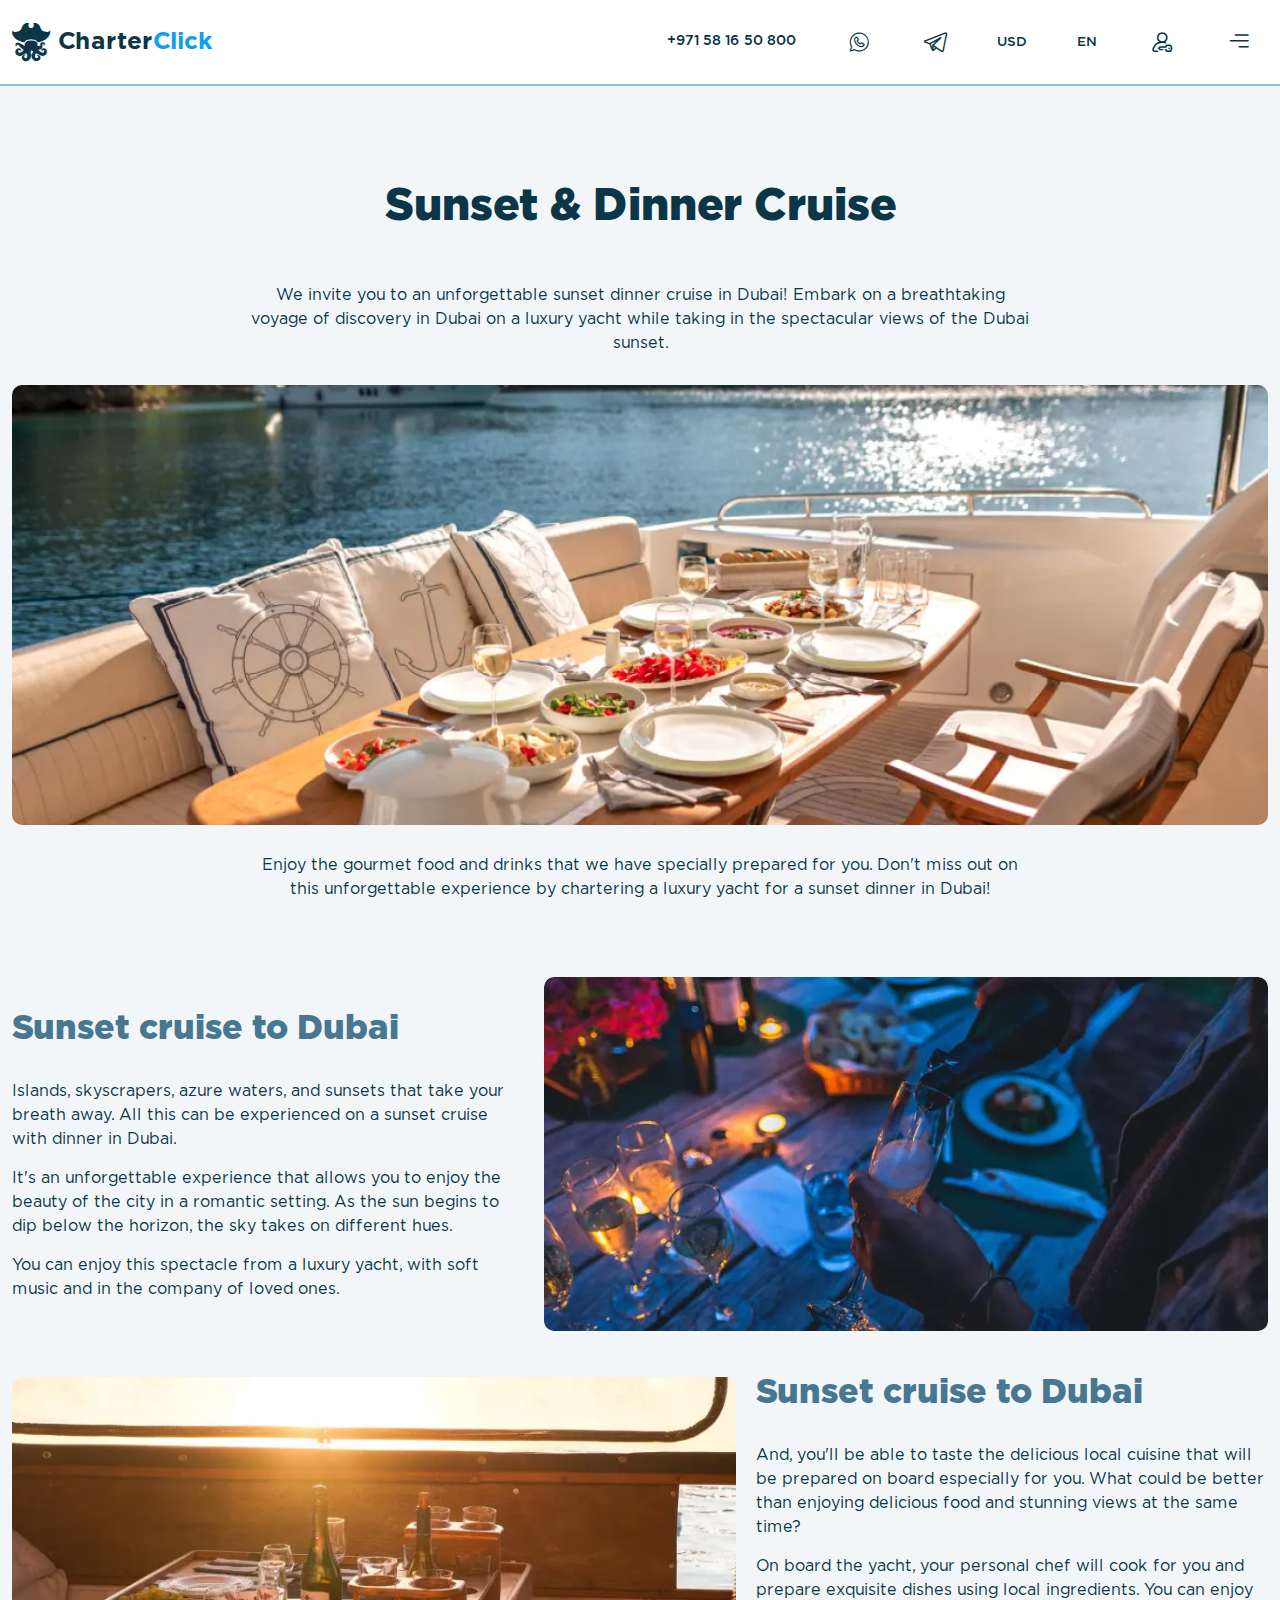
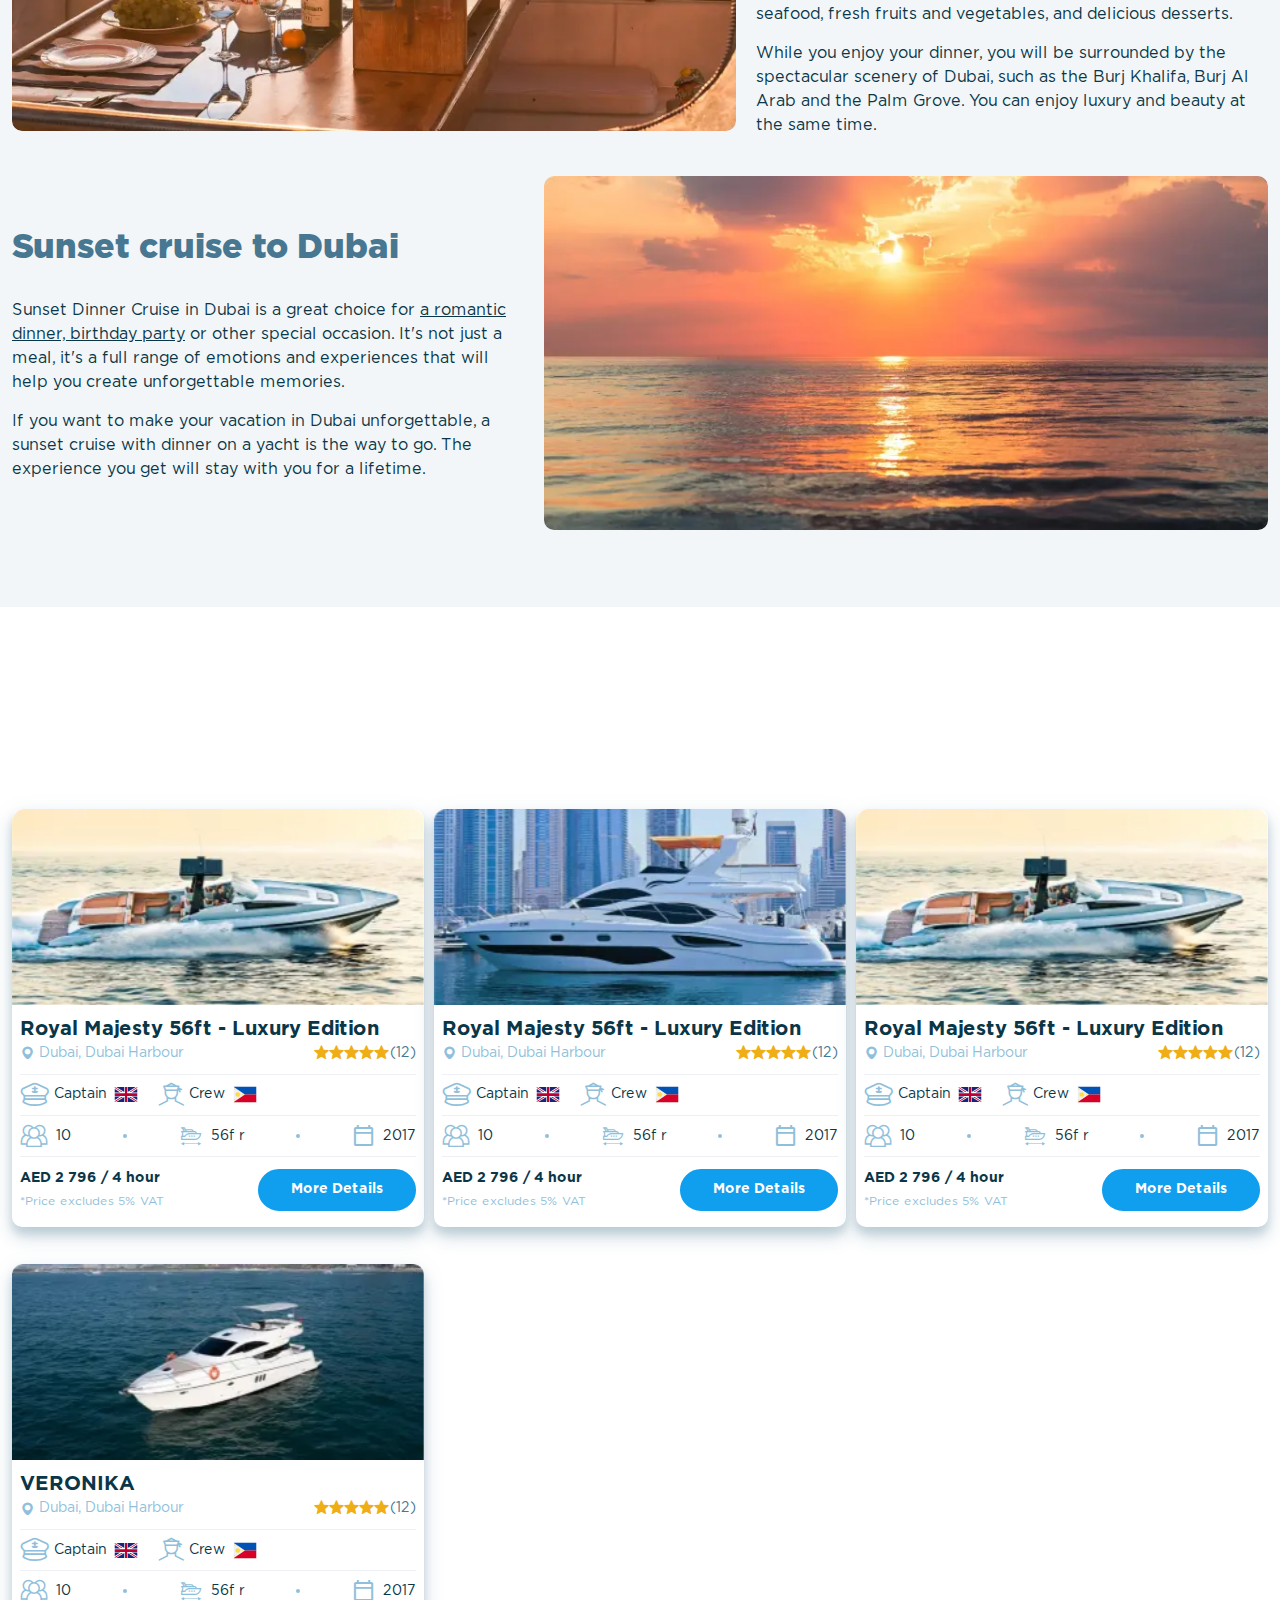
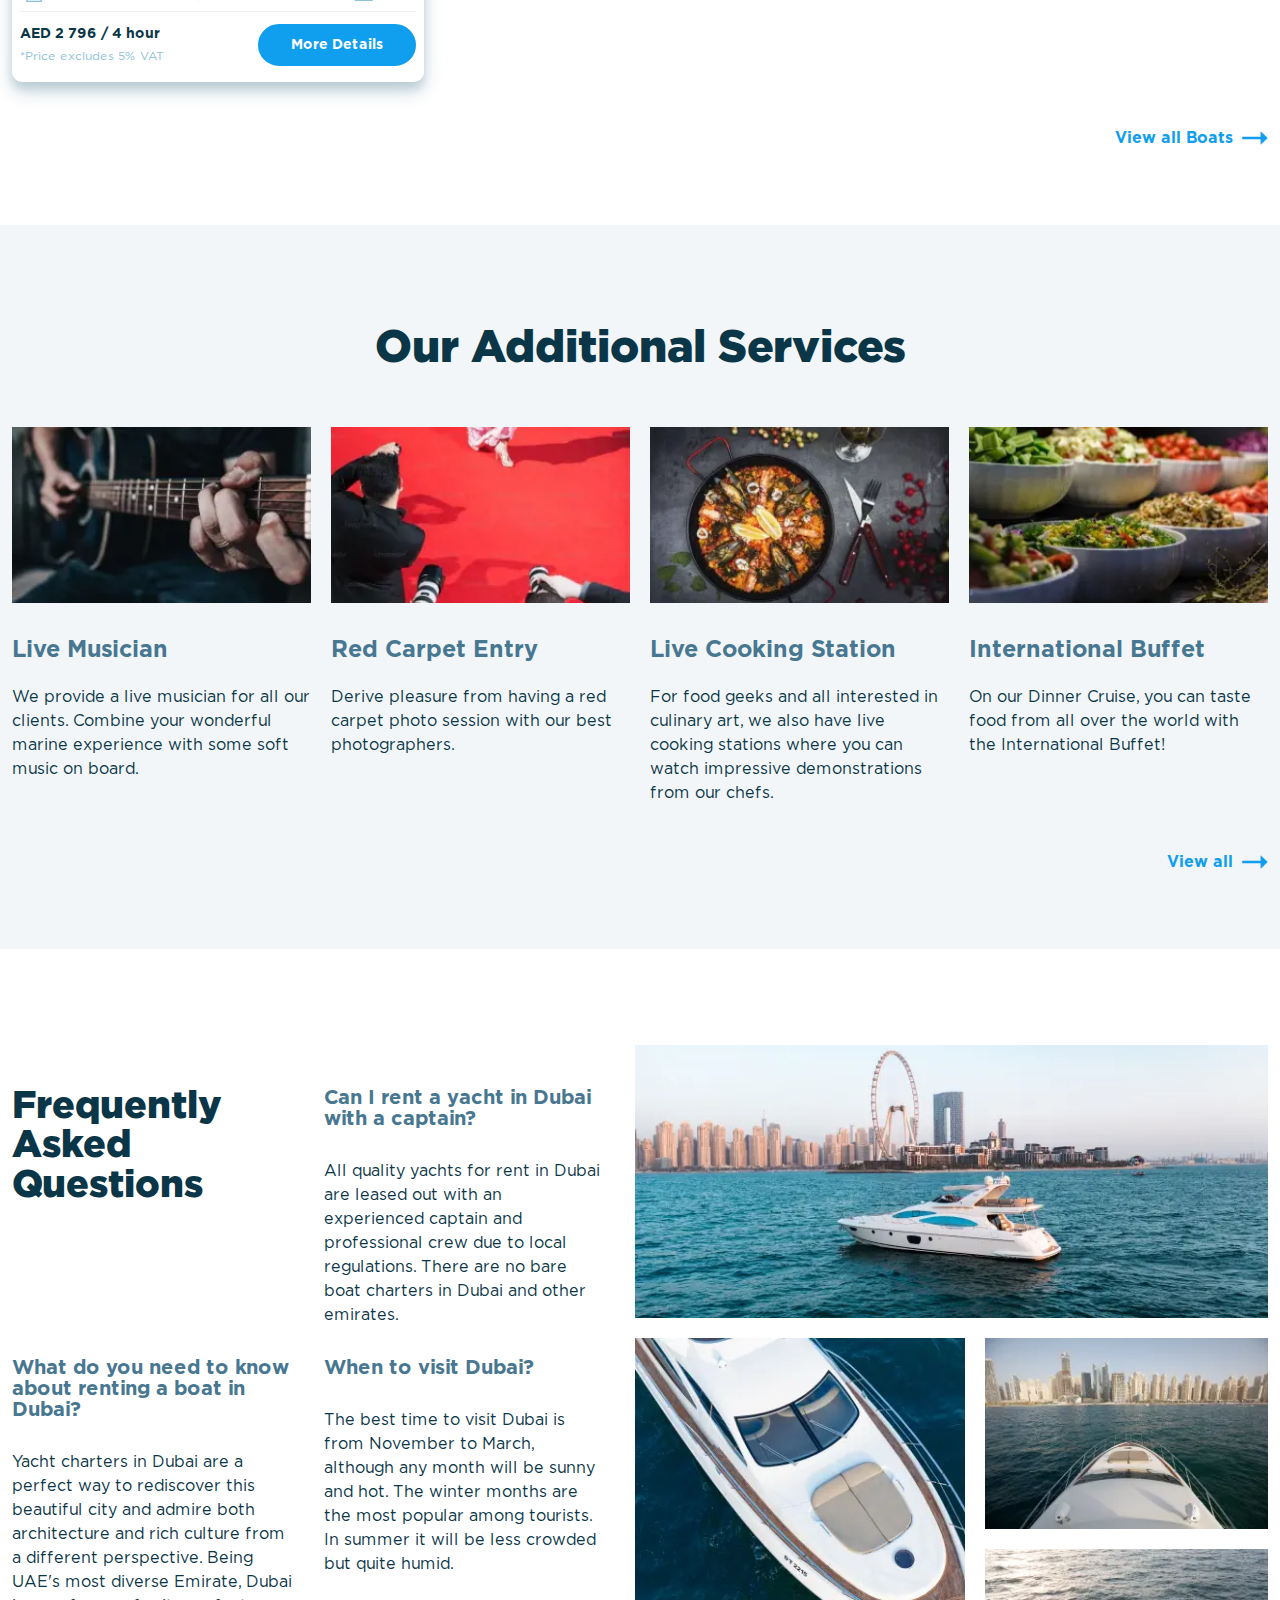
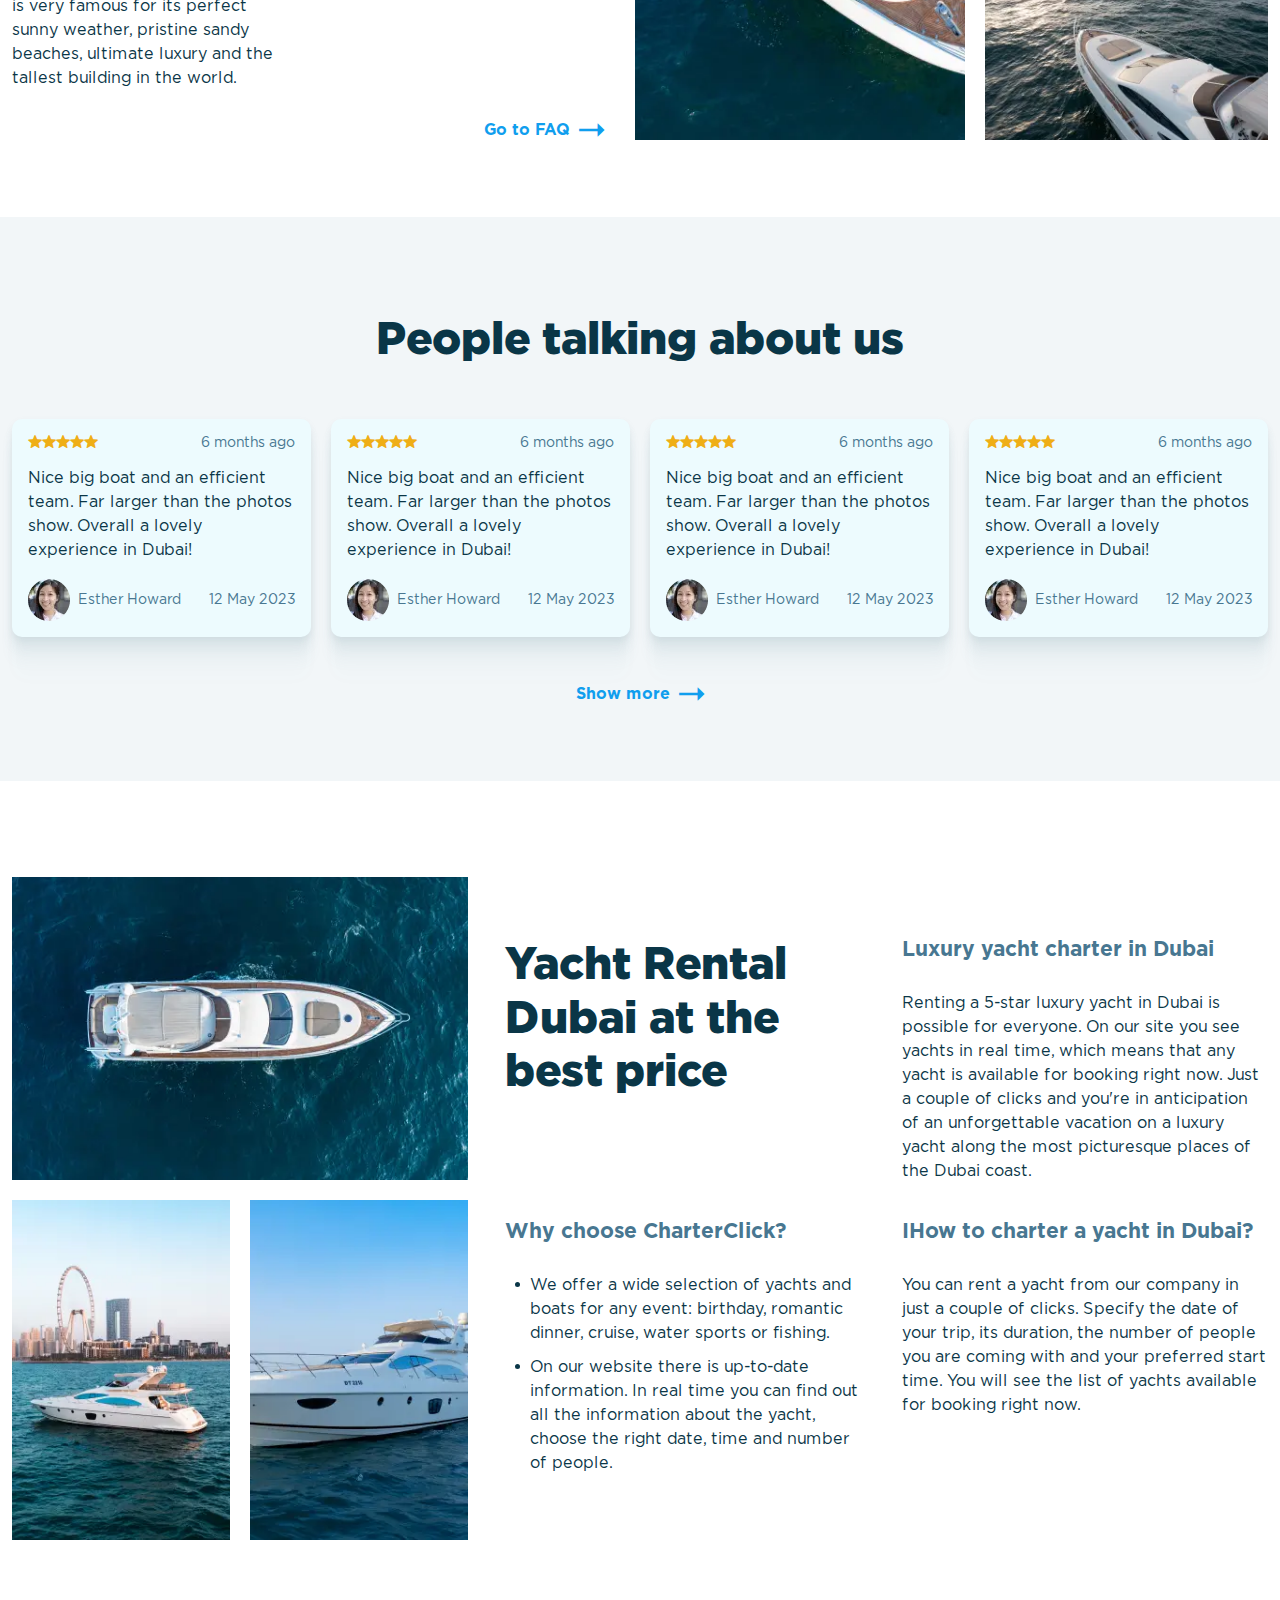
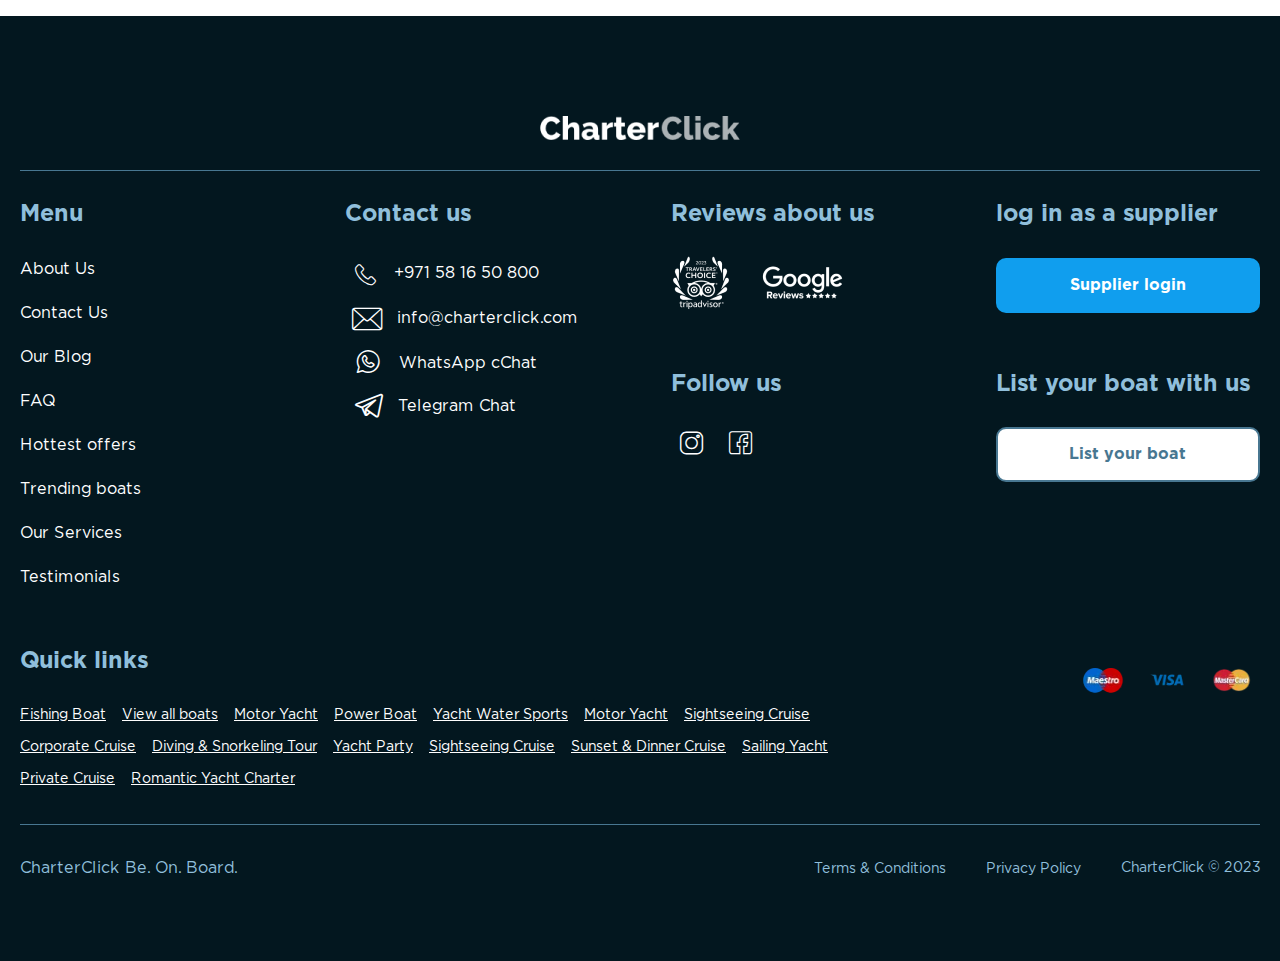
<file: services.html>
<!doctype html>
<html lang="en">

<head>
	<title>Services</title>
	<meta charset="UTF-8">
	<meta name="format-detection" content="telephone=no">
	<!-- <style>body{opacity: 0;}</style> -->
	<link rel="stylesheet" href="css/style.min.css?_v=20231024104316">
	<link rel="shortcut icon" href="favicon.ico">
	<!-- <meta name="robots" content="noindex, nofollow"> -->
	<meta name="viewport" content="width=device-width, initial-scale=1.0">
</head>

<body>
	<div class="wrapper">
		<header data-scroll="90" data-scroll-show="500" class="header" data-lp>
			<div class="header__container">
				<a href="index.html" class="header__logo"><span class="_icon-logo"></span><span>Charter</span><span>Click</span></a>
				<div class="header__menu menu">
					<nav class="menu__body">
						<ul class="menu__list" data-one-select>
							<li class="menu__item">
								<a href="tel:+971581650800" class="menu__link">+971 58 16 50 800</a>
							</li>
							<li class="menu__item">
								<a href="" class="menu__whatsapp"><span class="_icon-whatsapp"></span></a>
							</li>
							<li class="menu__item">
								<a href="" class="menu__telegram"><span class="_icon-telegram"></span></a>
							</li>
							<li class="menu__item">
								<select class="menu__type-monye" name="form[]" data-class-modif="form-type-monye">
									<option value="1" selected>usd</option>
									<option value="2">aeg</option>
								</select>
							</li>
							<li class="menu__item">
								<select class="menu__select-lang" name="form[]" data-class-modif="form-lang">
									<option value="1" selected>En</option>
									<option value="2">Ru</option>
								</select>
							</li>
							<li class="menu__item">
								<div class="menu__button _icon-log-in" data-show-modal>
									<div class="menu__actions" data-modal>
										<button data-popup="#popup-login" type="button" class="menu__log-in">
											log In
										</button>
										<button data-popup="#popup-register" type="button" class="menu__register">
											Register
										</button>
									</div>
								</div>
							</li>
						</ul>
					</nav>
					<nav class="menu__second">
						<div class="menu__burger-logo">
							<a href="index.html"><span class="_icon-logo"></span><span>Charter</span><span>Click</span></a>
						</div>
						<h3 class="menu__title">Menu</h3>
						<ul class="menu__second-list">
							<li>
								<a target="_blank" href="hottest-offers.html">Hottest offers</a>
							</li>
							<li>
								<a target="_blank" href="trending-boats.html">Trending boats</a>
							</li>
							<li>
								<a href="#">About Us</a>
							</li>
							<li>
								<a target="_blank" href="our-services.html">Our Services</a>
							</li>
							<li>
								<a target="_blank" href="confirmation.html">Register </a>
							</li>
							<li><a target="_blank" href="faq.html">FAQ</a></li>
							<li><a href="#">Testimonials</a></li>
							<li><a href="#">Our partners</a></li>
							<li><a target="_blank" href="error.html">404</a></li>
						</ul>
						<h3 class="menu__title menu__title--contact">Contact Us</h3>
						<ul class="menu__contacts-list list-contact">
							<li class="list-contact__item">
								<a href="mailto:info@charterclick.com" class="list-contact__link _icon-mail-icon">info@charterclick.com</a>
							</li>
							<li class="list-contact__item">
								<a href="tel:+971581650800" class="list-contact__link _icon-phone-icon">+971 58 16 50 800</a>
							</li>
							<li class="list-contact__item">
								<a href="#" class="list-contact__link _icon-whatsapp">WhatsApp Chat</a>
							</li>
							<li class="list-contact__item">
								<a href="#" class="list-contact__link _icon-telegram">Telegram Chat</a>
							</li>
						</ul>
						<h3 class="menu__title menu__title--follow">Follow Us</h3>
						<ul class="menu__social-list list-social">
							<li class="list-social__item">
								<a href="#" class="list-social__link _icon-instagram"></a>
							</li>
							<li class="list-social__item">
								<a href="#" class="list-social__link _icon-facebook"></a>
							</li>
						</ul>
					</nav>
					<button type="button" class="menu__icon _icon-burger-icon"></button>
				</div>
			</div>
		</header>

		<main class="services">
			<section class="services__main main-services">
				<div class="main-services__container">
					<h1>Sunset & Dinner Cruise</h1>
					<p>
						We invite you to an unforgettable sunset dinner
						cruise in Dubai! Embark on a breathtaking voyage of
						discovery in Dubai on a luxury yacht while taking in
						the spectacular views of the Dubai sunset.
					</p>
					<div class="main-services__image">
						<picture><source srcset="img/services/image-10.webp" type="image/webp"><img src="img/services/image-10.png" alt="image" /></picture>
					</div>
					<p>
						Enjoy the gourmet food and drinks that we have
						specially prepared for you. Don't miss out on this
						unforgettable experience by chartering a luxury
						yacht for a sunset dinner in Dubai!
					</p>
					<div class="main-services__actions">
						<a href="#" class="main-services__show-more show-more _icon-big-arrow">Show more
						</a>
					</div>
				</div>
			</section>
			<div class="services__blog blog-services">
				<div class="blog-services__container">
					<article class="blog-services__article">
						<div class="blog-services__info">
							<h3>Sunset cruise to Dubai</h3>
							<p>
								Islands, skyscrapers, azure waters, and
								sunsets that take your breath away. All this
								can be experienced on a sunset cruise with
								dinner in Dubai.
							</p>
							<p>
								It's an unforgettable experience that allows
								you to enjoy the beauty of the city in a
								romantic setting. As the sun begins to dip
								below the horizon, the sky takes on
								different hues.
							</p>
							<p>
								You can enjoy this spectacle from a luxury
								yacht, with soft music and in the company of
								loved ones.
							</p>
						</div>
						<div data-da=".blog-services__info,991.98,1" class="blog-services__image">
							<picture><source srcset="img/services/image-15.webp" type="image/webp"><img src="img/services/image-15.jpg" alt="image"></picture>
						</div>
					</article>
					<article class="blog-services__article">
						<div class="blog-services__info blog-services__info--second">
							<h3>Sunset cruise to Dubai</h3>
							<p>
								And, you'll be able to taste the delicious local cuisine that will be prepared on board especially for you. What could be better than enjoying delicious food and stunning views at the same time?
							</p>
							<p>
								On board the yacht, your personal chef will cook for you and prepare exquisite dishes using local ingredients. You can enjoy seafood, fresh fruits and vegetables, and delicious desserts.
							</p>
							<p>
								While you enjoy your dinner, you will be surrounded by the spectacular scenery of Dubai, such as the Burj Khalifa, Burj Al Arab and the Palm Grove. You can enjoy luxury and beauty at the same time.
							</p>
						</div>
						<div data-da=".blog-services__info--second,991.98,1" class="blog-services__image">
							<picture><source srcset="img/services/image-16.webp" type="image/webp"><img src="img/services/image-16.jpg" alt="image"></picture>
						</div>
					</article>
					<article class="blog-services__article">
						<div class="blog-services__info blog-services__info--third">
							<h3>Sunset cruise to Dubai</h3>
							<p>
								Sunset Dinner Cruise in Dubai is a great choice for <a href="#" target="_blank">a romantic dinner, birthday party</a> or other special occasion. It's not just a meal, it's a full range of emotions and experiences that will help you create unforgettable memories.
							</p>
							<p>
								If you want to make your vacation in Dubai unforgettable, a sunset cruise with dinner on a yacht is the way to go. The experience you get will stay with you for a lifetime.
							</p>
						</div>
						<div data-da=".blog-services__info--third,991.98,1" class="blog-services__image">
							<picture><source srcset="img/services/image-17.webp" type="image/webp"><img src="img/services/image-17.jpg" alt="image"></picture>
						</div>
					</article>
				</div>
			</div>
			<section class="services__trending trending">
				<div class="trending__container">
					<h2>Suitable yachts</h2>
					<div class="trending__wrapper">
						<div class="trending__card card-ship">
							<a href="#" class="card-ship__image">
								<picture><source srcset="img/main-page/hottest/image-02.webp" type="image/webp"><img src="img/main-page/hottest/image-02.png" alt="image" /></picture>
							</a>
							<div class="card-ship__wrapper">
								<div class="card-ship__info">
									<a href="#" class="card-ship__title">
										Royal Majesty 56ft - Luxury Edition
									</a>
									<div class="card-ship__locations">
										<p class="card-ship__location">
											<span class="card-ship__icon _icon-location"></span>
											Dubai, Dubai Harbour
										</p>
										<div class="card-ship__testination">
											<ul class="card-ship__star-list">
												<li class="card-ship__star-item _icon-star"></li>
												<li class="card-ship__star-item _icon-star"></li>
												<li class="card-ship__star-item _icon-star"></li>
												<li class="card-ship__star-item _icon-star"></li>
												<li class="card-ship__star-item _icon-star"></li>
											</ul>
											<p class="card-ship__test-number">
												(12)
											</p>
										</div>
									</div>
								</div>
								<div class="card-ship__team">
									<p class="card-ship__crew _icon-captain">
										Captain
										<span><img src="img/main-page/hottest/flage-gb.svg" alt="flage" /></span>
									</p>
									<p class="card-ship__crew _icon-crew">
										Crew
										<span><img src="img/main-page/hottest/flage-cz.svg" alt="flage" /></span>
									</p>
								</div>
								<div class="card-ship__about-ship">
									<p class="card-ship__item _icon-guest-people">
										10
									</p>
									<div class="card-ship__decore"></div>
									<p class="card-ship__item _icon-lenght-ship">
										56f r
									</p>
									<div class="card-ship__decore"></div>
									<p class="card-ship__item _icon-calendar">
										2017
									</p>
								</div>
								<div class="card-ship__actions">
									<div class="card-ship__price">
										<p class="card-ship__price">
											AED 2 796 / 4 hour
										</p>
										<p class="card-ship__tax">
											*Price excludes 5% VAT
										</p>
									</div>
									<a href="#" target="_blank" class="card-ship__button button button--card">More Details</a>
								</div>
							</div>
						</div>
						<div class="trending__card card-ship">
							<a href="#" class="card-ship__image">
								<picture><source srcset="img/main-page/hottest/image-01.webp" type="image/webp"><img src="img/main-page/hottest/image-01.png" alt="image" /></picture>
							</a>
							<div class="card-ship__wrapper">
								<div class="card-ship__info">
									<a href="#" class="card-ship__title">
										Royal Majesty 56ft - Luxury Edition
									</a>
									<div class="card-ship__locations">
										<p class="card-ship__location">
											<span class="card-ship__icon _icon-location"></span>
											Dubai, Dubai Harbour
										</p>
										<div class="card-ship__testination">
											<ul class="card-ship__star-list">
												<li class="card-ship__star-item _icon-star"></li>
												<li class="card-ship__star-item _icon-star"></li>
												<li class="card-ship__star-item _icon-star"></li>
												<li class="card-ship__star-item _icon-star"></li>
												<li class="card-ship__star-item _icon-star"></li>
											</ul>
											<p class="card-ship__test-number">
												(12)
											</p>
										</div>
									</div>
								</div>
								<div class="card-ship__team">
									<p class="card-ship__crew _icon-captain">
										Captain
										<span><img src="img/main-page/hottest/flage-gb.svg" alt="flage" /></span>
									</p>
									<p class="card-ship__crew _icon-crew">
										Crew
										<span><img src="img/main-page/hottest/flage-cz.svg" alt="flage" /></span>
									</p>
								</div>
								<div class="card-ship__about-ship">
									<p class="card-ship__item _icon-guest-people">
										10
									</p>
									<div class="card-ship__decore"></div>
									<p class="card-ship__item _icon-lenght-ship">
										56f r
									</p>
									<div class="card-ship__decore"></div>
									<p class="card-ship__item _icon-calendar">
										2017
									</p>
								</div>
								<div class="card-ship__actions">
									<div class="card-ship__price">
										<p class="card-ship__price">
											AED 2 796 / 4 hour
										</p>
										<p class="card-ship__tax">
											*Price excludes 5% VAT
										</p>
									</div>
									<a href="#" target="_blank" class="card-ship__button button button--card">More Details</a>
								</div>
							</div>
						</div>
						<div class="trending__card card-ship">
							<a href="#" class="card-ship__image">
								<picture><source srcset="img/main-page/hottest/image-02.webp" type="image/webp"><img src="img/main-page/hottest/image-02.png" alt="image" /></picture>
							</a>
							<div class="card-ship__wrapper">
								<div class="card-ship__info">
									<a href="#" class="card-ship__title">
										Royal Majesty 56ft - Luxury Edition
									</a>
									<div class="card-ship__locations">
										<p class="card-ship__location">
											<span class="card-ship__icon _icon-location"></span>
											Dubai, Dubai Harbour
										</p>
										<div class="card-ship__testination">
											<ul class="card-ship__star-list">
												<li class="card-ship__star-item _icon-star"></li>
												<li class="card-ship__star-item _icon-star"></li>
												<li class="card-ship__star-item _icon-star"></li>
												<li class="card-ship__star-item _icon-star"></li>
												<li class="card-ship__star-item _icon-star"></li>
											</ul>
											<p class="card-ship__test-number">
												(12)
											</p>
										</div>
									</div>
								</div>
								<div class="card-ship__team">
									<p class="card-ship__crew _icon-captain">
										Captain
										<span><img src="img/main-page/hottest/flage-gb.svg" alt="flage" /></span>
									</p>
									<p class="card-ship__crew _icon-crew">
										Crew
										<span><img src="img/main-page/hottest/flage-cz.svg" alt="flage" /></span>
									</p>
								</div>
								<div class="card-ship__about-ship">
									<p class="card-ship__item _icon-guest-people">
										10
									</p>
									<div class="card-ship__decore"></div>
									<p class="card-ship__item _icon-lenght-ship">
										56f r
									</p>
									<div class="card-ship__decore"></div>
									<p class="card-ship__item _icon-calendar">
										2017
									</p>
								</div>
								<div class="card-ship__actions">
									<div class="card-ship__price">
										<p class="card-ship__price">
											AED 2 796 / 4 hour
										</p>
										<p class="card-ship__tax">
											*Price excludes 5% VAT
										</p>
									</div>
									<a href="#" target="_blank" class="card-ship__button button button--card">More Details</a>
								</div>
							</div>
						</div>
						<div class="trending__card card-ship">
							<a href="#" class="card-ship__image">
								<picture><source srcset="img/main-page/hottest/image-03.webp" type="image/webp"><img src="img/main-page/hottest/image-03.png" alt="image" /></picture>
							</a>
							<div class="card-ship__wrapper">
								<div class="card-ship__info">
									<a href="#" class="card-ship__title">
										VERONIKA
									</a>
									<div class="card-ship__locations">
										<p class="card-ship__location">
											<span class="card-ship__icon _icon-location"></span>
											Dubai, Dubai Harbour
										</p>
										<div class="card-ship__testination">
											<ul class="card-ship__star-list">
												<li class="card-ship__star-item _icon-star"></li>
												<li class="card-ship__star-item _icon-star"></li>
												<li class="card-ship__star-item _icon-star"></li>
												<li class="card-ship__star-item _icon-star"></li>
												<li class="card-ship__star-item _icon-star"></li>
											</ul>
											<p class="card-ship__test-number">
												(12)
											</p>
										</div>
									</div>
								</div>
								<div class="card-ship__team">
									<p class="card-ship__crew _icon-captain">
										Captain
										<span><img src="img/main-page/hottest/flage-gb.svg" alt="flage" /></span>
									</p>
									<p class="card-ship__crew _icon-crew">
										Crew
										<span><img src="img/main-page/hottest/flage-cz.svg" alt="flage" /></span>
									</p>
								</div>
								<div class="card-ship__about-ship">
									<p class="card-ship__item _icon-guest-people">
										10
									</p>
									<div class="card-ship__decore"></div>
									<p class="card-ship__item _icon-lenght-ship">
										56f r
									</p>
									<div class="card-ship__decore"></div>
									<p class="card-ship__item _icon-calendar">
										2017
									</p>
								</div>
								<div class="card-ship__actions">
									<div class="card-ship__price">
										<p class="card-ship__price">
											AED 2 796 / 4 hour
										</p>
										<p class="card-ship__tax">
											*Price excludes 5% VAT
										</p>
									</div>
									<a href="#" target="_blank" class="card-ship__button button button--card">More Details</a>
								</div>
							</div>
						</div>
					</div>
					<div class="trending__actions">
						<a href="#" class="hottest__show-more show-more _icon-big-arrow">View all Boats</a>
					</div>
				</div>
			</section>
			<section class="services__additional">
				<div class="additional__container">
					<h2>Our Additional Services</h2>
					<div class="additional__wrapper">
						<div>
							<a href="#" class="additional__image">
								<picture><source srcset="img/services/image-11.webp" type="image/webp"><img src="img/services/image-11.png" alt="service" /></picture>
							</a>
							<a class="additional__title" href="#">Live Musician</a>
							<p>
								We provide a live musician for all our
								clients. Combine your wonderful marine
								experience with some soft music on board.
							</p>
						</div>
						<div>
							<a href="#" class="additional__image">
								<picture><source srcset="img/services/image-12.webp" type="image/webp"><img src="img/services/image-12.png" alt="service" /></picture>
							</a>
							<a href="#" class="additional__title">Red Carpet Entry</a>
							<p>
								Derive pleasure from having a red carpet
								photo session with our best photographers.
							</p>
						</div>
						<div>
							<a href="#" class="additional__image">
								<picture><source srcset="img/services/image-13.webp" type="image/webp"><img src="img/services/image-13.png" alt="service" /></picture>
							</a>
							<a href="#" class="additional__title">Live Cooking Station</a>
							<p>
								For food geeks and all interested in
								culinary art, we also have live cooking
								stations where you can watch impressive
								demonstrations from our chefs.
							</p>
						</div>
						<div>
							<a href="#" class="additional__image">
								<picture><source srcset="img/services/image-14.webp" type="image/webp"><img src="img/services/image-14.png" alt="service" /></picture>
							</a>
							<a href="#" class="additional__title">International Buffet</a>
							<p>
								On our Dinner Cruise, you can taste food
								from all over the world with the
								International Buffet!
							</p>
						</div>
					</div>
					<div class="additional__actions">
						<a href="#" class="additional__show-more show-more _icon-big-arrow">View all
						</a>
					</div>
				</div>
			</section>
			<section class="services__asked asked">
				<div class="asked__container">
					<div class="asked__info">
						<h2 data-da=".asked__container,1260,0">
							Frequently Asked Questions
						</h2>
						<div class="asked__answers asked__answers--order-1">
							<h3>
								Can I rent a yacht in Dubai with a captain?
							</h3>
							<p>
								All quality yachts for rent in Dubai are
								leased out with an experienced captain and
								professional crew due to local regulations.
								There are no bare boat charters in Dubai and
								other emirates.
							</p>
						</div>
						<div class="asked__answers asked__answers--order-3">
							<h3>
								What do you need to know about renting a
								boat in Dubai?
							</h3>
							<p>
								Yacht charters in Dubai are a perfect way to
								rediscover this beautiful city and admire
								both architecture and rich culture from a
								different perspective. Being UAE's most
								diverse Emirate, Dubai is very famous for
								its perfect sunny weather, pristine sandy
								beaches, ultimate luxury and the tallest
								building in the world.
							</p>
						</div>
						<div class="asked__answers asked__answers--order-2">
							<h3>When to visit Dubai?</h3>
							<p>
								The best time to visit Dubai is from
								November to March, although any month will
								be sunny and hot. The winter months are the
								most popular among tourists. In summer it
								will be less crowded but quite humid.
							</p>
						</div>
						<div class="asked__actions">
							<a href="#" class="asked__show-more show-more _icon-big-arrow">Go to FAQ
							</a>
						</div>
					</div>
					<div class="asked__pictures">
						<div class="asked__big-image">
							<picture><source srcset="img/asked/image-01.webp" type="image/webp"><img src="img/asked/image-01.png" alt="ship" /></picture>
						</div>
						<div class="asked__body-pictures">
							<div class="asked__left-image">
								<picture><source srcset="img/asked/image-02.webp" type="image/webp"><img src="img/asked/image-02.png" alt="ship" /></picture>
							</div>
							<div class="asked__right-images">
								<div class="asked__image">
									<picture><source srcset="img/asked/image-03.webp" type="image/webp"><img src="img/asked/image-03.png" alt="ship" /></picture>
								</div>
								<div class="asked__image">
									<picture><source srcset="img/asked/image-04.webp" type="image/webp"><img src="img/asked/image-04.png" alt="ship" /></picture>
								</div>
							</div>
						</div>
					</div>
				</div>
			</section>
			<section class="services__testination testination">
				<div class="testination__container">
					<h2>People talking about us</h2>
					<div class="testination__wrapper">
						<div class="testination__article article-testination">
							<div class="article-testination__top">
								<ul class="article-testination__rating">
									<li class="article-testination__item _icon-star"></li>
									<li class="article-testination__item _icon-star"></li>
									<li class="article-testination__item _icon-star"></li>
									<li class="article-testination__item _icon-star"></li>
									<li class="article-testination__item _icon-star"></li>
								</ul>
								<p class="article-testination__data">
									6 months ago
								</p>
							</div>
							<div class="article-testination__body">
								<p>
									Nice big boat and an efficient team. Far
									larger than the photos show. Overall a
									lovely experience in Dubai!
								</p>
							</div>
							<div class="article-testination__users-block">
								<a href="#" class="article-testination__user">
									<div>
										<picture><source srcset="img/testination/image-01.webp" type="image/webp"><img src="img/testination/image-01.png" alt="user" /></picture>
									</div>
									<p>Esther Howard</p>
								</a>
								<p class="article-testination__data">
									12 May 2023
								</p>
							</div>
						</div>
						<div class="testination__article article-testination">
							<div class="article-testination__top">
								<ul class="article-testination__rating">
									<li class="article-testination__item _icon-star"></li>
									<li class="article-testination__item _icon-star"></li>
									<li class="article-testination__item _icon-star"></li>
									<li class="article-testination__item _icon-star"></li>
									<li class="article-testination__item _icon-star"></li>
								</ul>
								<p class="article-testination__data">
									6 months ago
								</p>
							</div>
							<div class="article-testination__body">
								<p>
									Nice big boat and an efficient team. Far
									larger than the photos show. Overall a
									lovely experience in Dubai!
								</p>
							</div>
							<div class="article-testination__users-block">
								<a href="#" class="article-testination__user">
									<div>
										<picture><source srcset="img/testination/image-01.webp" type="image/webp"><img src="img/testination/image-01.png" alt="user" /></picture>
									</div>
									<p>Esther Howard</p>
								</a>
								<p class="article-testination__data">
									12 May 2023
								</p>
							</div>
						</div>
						<div class="testination__article article-testination">
							<div class="article-testination__top">
								<ul class="article-testination__rating">
									<li class="article-testination__item _icon-star"></li>
									<li class="article-testination__item _icon-star"></li>
									<li class="article-testination__item _icon-star"></li>
									<li class="article-testination__item _icon-star"></li>
									<li class="article-testination__item _icon-star"></li>
								</ul>
								<p class="article-testination__data">
									6 months ago
								</p>
							</div>
							<div class="article-testination__body">
								<p>
									Nice big boat and an efficient team. Far
									larger than the photos show. Overall a
									lovely experience in Dubai!
								</p>
							</div>
							<div class="article-testination__users-block">
								<a href="#" class="article-testination__user">
									<div>
										<picture><source srcset="img/testination/image-01.webp" type="image/webp"><img src="img/testination/image-01.png" alt="user" /></picture>
									</div>
									<p>Esther Howard</p>
								</a>
								<p class="article-testination__data">
									12 May 2023
								</p>
							</div>
						</div>
						<div class="testination__article article-testination">
							<div class="article-testination__top">
								<ul class="article-testination__rating">
									<li class="article-testination__item _icon-star"></li>
									<li class="article-testination__item _icon-star"></li>
									<li class="article-testination__item _icon-star"></li>
									<li class="article-testination__item _icon-star"></li>
									<li class="article-testination__item _icon-star"></li>
								</ul>
								<p class="article-testination__data">
									6 months ago
								</p>
							</div>
							<div class="article-testination__body">
								<p>
									Nice big boat and an efficient team. Far
									larger than the photos show. Overall a
									lovely experience in Dubai!
								</p>
							</div>
							<div class="article-testination__users-block">
								<a href="#" class="article-testination__user">
									<div>
										<picture><source srcset="img/testination/image-01.webp" type="image/webp"><img src="img/testination/image-01.png" alt="user" /></picture>
									</div>
									<p>Esther Howard</p>
								</a>
								<p class="article-testination__data">
									12 May 2023
								</p>
							</div>
						</div>
					</div>
					<div class="testination__action">
						<a href="#" target="_blank" class="testination__show-more show-more _icon-big-arrow">Show more</a>
					</div>
				</div>
			</section>
			<section class="services__rental rental">
				<div class="rental__container">
					<div class="rental__picture">
						<div class="rental__big-image">
							<picture><source srcset="img/rental/image_01.webp" type="image/webp"><img src="img/rental/image_01.png" alt="rental" /></picture>
						</div>
						<div class="rental__body-image">
							<div class="rental__image">
								<picture><source srcset="img/rental/image_02.webp" type="image/webp"><img src="img/rental/image_02.png" alt="rental" /></picture>
							</div>
							<div class="rental__image">
								<picture><source srcset="img/rental/image_03.webp" type="image/webp"><img src="img/rental/image_03.png" alt="rental" /></picture>
							</div>
						</div>
					</div>
					<div class="rental__info">
						<h2 data-da=".rental__container,1260,0">
							Yacht Rental Dubai at the best price
						</h2>
						<div class="rental__answers rental__answers--order-1">
							<h3>Luxury yacht charter in Dubai</h3>
							<p>
								Renting a 5-star luxury yacht in Dubai is
								possible for everyone. On our site you see
								yachts in real time, which means that any
								yacht is available for booking right now.
								Just a couple of clicks and you're in
								anticipation of an unforgettable vacation on
								a luxury yacht along the most picturesque
								places of the Dubai coast.
							</p>
						</div>
						<div class="rental__answers rental__answers--order-3">
							<h3>Why choose CharterClick?</h3>
							<ul>
								<li>
									We offer a wide selection of yachts and
									boats for any event: birthday, romantic
									dinner, cruise, water sports or
									fishing. 
								</li>
								<li>
									On our website there is up-to-date
									information. In real time you can find
									out all the information about the yacht,
									choose the right date, time and number
									of people. 
								</li>
							</ul>
						</div>
						<div class="rental__answers rental__answers--order-2">
							<h3>IHow to charter a yacht in Dubai?</h3>
							<p>
								You can rent a yacht from our company in
								just a couple of clicks. Specify the date of
								your trip, its duration, the number of
								people you are coming with and your
								preferred start time. You will see the list
								of yachts available for booking right now.
							</p>
						</div>
					</div>

					<a href="#" class="rental__show-more _icon-big-arrow">Show more
					</a>
				</div>
			</section>
		</main>
		<footer class="footer">
			<div class="footer__small-container">
				<div class="footer__logo">
					<a href="index.html"><picture><source srcset="img/footer/footer-logo.webp" type="image/webp"><img src="img/footer/footer-logo.png" alt="logo" /></picture></a>
				</div>

				<div class="footer__wrapper">
					<div class="footer__menu menu-footer">
						<h3 class="menu-footer__title title--lite-blue-color">Menu</h3>
						<nav class="menu-footer__menu">
							<ul>
								<li><a href="#">About Us</a></li>
								<li><a href="#">Contact Us </a></li>
								<li><a href="#">Our Blog</a></li>
								<li><a href="#">FAQ</a></li>
								<li><a href="#">Hottest offers</a></li>
								<li><a href="#">Trending boats</a></li>
								<li><a href="#">Our Services</a></li>
								<li><a href="#">Testimonials</a></li>
							</ul>
						</nav>
					</div>
					<div class="footer__contact contact-footer">
						<h3 class="contact-footer__title title--lite-blue-color">Contact us</h3>
						<ul class="contact-footer__list">
							<li class="contact-footer__item"><a href="tel:+971581650800" class="contact-footer__phone _icon-phone-icon">+971 58 16 50 800</a></li>
							<li class="contact-footer__item"><a href="mailto:info@charterclick.com" class="contact-footer__mail _icon-mail-icon">info@charterclick.com</a></li>
							<li class="contact-footer__item"><a href="" class="contact-footer__whatsapp _icon-whatsapp">WhatsApp cChat</a></li>
							<li class="contact-footer__item"><a href="" class="contact-footer__telegram _icon-telegram">Telegram Chat</a></li>
						</ul>
					</div>
					<div class="footer__reviews">
						<div class="footer__about-us about-us-footer">
							<h3 class="about-us-footer__title title--lite-blue-color">Reviews about us</h3>
							<ul class="about-us-footer__list">
								<li class="about-us-footer__choice"><picture><source srcset="img/footer/choice.webp" type="image/webp"><img src="img/footer/choice.png" alt="image"></picture></li>
								<li class="about-us-footer__google"><picture><source srcset="img/footer/google-reviews.webp" type="image/webp"><img src="img/footer/google-reviews.png" alt="image"></picture></li>
							</ul>
						</div>
						<div class="footer__follow-us follow-us-footer">
							<h3 class="follow-us-footer__title title--lite-blue-color">Follow us</h3>
							<ul class="follow-us-footer__list">
								<li class="follow-us-footer__item"><a href="#" class="follow-us-footer__link _icon-instagram"></a></li>
								<li class="follow-us-footer__item"><a href="#" class="follow-us-footer__link _icon-facebook"></a></li>
							</ul>
						</div>
					</div>
					<div class="footer__actions">
						<div class="footer__log-in log-in-footer">
							<h3 class="log-in-footer__title title--lite-blue-color">log in as a supplier</h3>
							<button type="button" class="log-in-footer__button button">Supplier login</button>
						</div>
						<div class="footer__log-in log-in-footer">
							<h3 class="log-in-footer__title title--lite-blue-color">List your boat with us</h3>
							<button type="button" class="log-in-footer__btn button button--white">List your boat</button>
						</div>
					</div>
				</div>
				<div class="footer__quick quick-footer">
					<div class="quick-footer__links">
						<h3 class="quick-footer__title title--lite-blue-color">Quick links</h3>
						<ul class="quick-footer__list">
							<li class="quick-footer__item"><a href="#" class="quick-footer__link">Fishing Boat</a></li>
							<li class="quick-footer__item"><a href="#" class="quick-footer__link">View all boats</a></li>
							<li class="quick-footer__item"><a href="#" class="quick-footer__link">Motor Yacht</a></li>
							<li class="quick-footer__item"><a href="#" class="quick-footer__link">Power Boat</a></li>
							<li class="quick-footer__item"><a href="#" class="quick-footer__link">Yacht Water Sports </a></li>
							<li class="quick-footer__item"><a href="#" class="quick-footer__link">Motor Yacht</a></li>
							<li class="quick-footer__item"><a href="#" class="quick-footer__link">Sightseeing Cruise</a></li>
							<li class="quick-footer__item"><a href="#" class="quick-footer__link">Corporate Cruise</a></li>
							<li class="quick-footer__item"><a href="#" class="quick-footer__link">Diving & Snorkeling Tour</a></li>
							<li class="quick-footer__item"><a href="#" class="quick-footer__link">Yacht Party</a></li>
							<li class="quick-footer__item"><a href="#" class="quick-footer__link">Sightseeing Cruise</a></li>
							<li class="quick-footer__item"><a href="#" class="quick-footer__link">Sunset & Dinner Cruise</a></li>
							<li class="quick-footer__item"><a href="#" class="quick-footer__link">Sailing Yacht</a></li>
							<li class="quick-footer__item"><a href="#" class="quick-footer__link">Private Cruise</a></li>
							<li class="quick-footer__item"><a href="#" class="quick-footer__link">Romantic Yacht Charter</a></li>
						</ul>
					</div>
					<ul class="quick-footer__cards">
						<li class="quick-footer__label"><picture><source srcset="img/footer/card-01.webp" type="image/webp"><img src="img/footer/card-01.png" alt="visa"></picture></li>
						<li class="quick-footer__label"><picture><source srcset="img/footer/card-02.webp" type="image/webp"><img src="img/footer/card-02.png" alt="visa"></picture></li>
						<li class="quick-footer__label"><picture><source srcset="img/footer/card-03.webp" type="image/webp"><img src="img/footer/card-03.png" alt="visa"></picture></li>
					</ul>
				</div>
				<div class="footer__info info-footer">
					<p class="info-footer__logo">CharterClick Be. On. Board.</p>
					<ul class="info-footer__list">
						<li class="info-footer__item"><a href="#" class="info-footer__link">Terms & Conditions</a></li>
						<li class="info-footer__item"><a href="#" class="info-footer__link">Privacy Policy</a></li>
						<li class="info-footer__item">
							<p class="info-footer__right">CharterClick &copy; 2023</p>
						</li>
					</ul>
				</div>
			</div>
		</footer>

	</div>
	<div id="popup-book" aria-hidden="true" class="popup popup--book">
		<div class="popup__wrapper">
			<div class="popup__content">
				<button data-close type="button" class="popup__close"></button>
				<div class="search-main">
					<h3 class="search-main__title title title--small">
						Book a boat in a few clicks
					</h3>
					<form class="search-main__forma" action="#" method="POST" data-one-select>
						<input type="hidden" name="durationType" value="1" />
						<div class="search-main__line search-main__line--calendar">
							<label for="date-popup">Date</label>
							<span class="search-main__icon _icon-calendar"></span>
							<input id="date-popup" name="form[date-popup]" data-datepicker autocomplete="off" placeholder="22.03.2023" type="text" />
							<span class="search-main__select-arrow _icon-select-arrow"></span>
						</div>
						<div class="search-main__line">
							<label for="start-time-popup">Start time</label>
							<select name="form[start-time-popup]" id="start-time-popup" data-class-modif="form-n-a" data-scroll>
								<option value="1">7:00</option>
								<option value="2" selected>8:00</option>
								<option value="3">9:00</option>
								<option value="5">10:00</option>
								<option value="6">11:00</option>
								<option value="7">12:00</option>
								<option value="8">13:00</option>
								<option value="9">14:00</option>
								<option value="10">15:00</option>
								<option value="11">16:00</option>
								<option value="12">17:00</option>
								<option value="13">18:00</option>
								<option value="14">19:00</option>
								<option value="15">20:00</option>
							</select>
						</div>
						<div class="search-main__line">
							<label for="duration-popup">Duration</label>
							<select name="form[duration-popup]" id="duration-popup" data-class-modif="form-hors" data-scroll>
								<option value="1">1 hours</option>
								<option value="2">2 hours</option>
								<option value="3">3 hours</option>
								<option value="4" selected>4 hours</option>
								<option value="5">5 hours</option>
								<option value="6">6 hours</option>
								<option value="7">7 hours</option>
								<option value="8">8 hours</option>
								<option value="9">9 hours</option>
								<option value="10">10 hours</option>
								<option value="11">11 hours</option>
								<option value="12">12 hours</option>
								<option value="13">13 hours</option>
								<option value="14">14 hours</option>
								<option value="15">15 hours</option>
							</select>
						</div>
						<div class="search-main__line">
							<label for="passengers-popup">Passengers</label>
							<select name="form[passengers-popup]" id="passengers-popup" data-class-modif="form-passengers" data-scroll>
								<option value="1">1 passengers</option>
								<option value="2">2 passengers</option>
								<option value="3">3 passengers</option>
								<option value="4">4 passengers</option>
								<option value="5">5 passengers</option>
								<option value="6">6 passengers</option>
								<option value="7">7 passengers</option>
								<option value="8">8 passengers</option>
								<option value="9">9 passengers</option>
								<option value="10">10 passengers</option>
								<option value="11">11 passengers</option>
								<option value="12" selected>12 passengers</option>
							</select>
						</div>
						<button type="submit" class="search-main__button button">
							Check availability
						</button>
					</form>
				</div>
			</div>
		</div>
	</div>

	<div id="popup-yacht-card" aria-hidden="true" class="popup popup--yacht-card">
		<div class="popup__wrapper">
			<div class="popup__content">
				<form class="form-yacht" action="#" method="POST">
					<div class="form-yacht__head">
						<div class="form-yacht__price">
							<h4>Prise per 1 hour</h4>
							<p>*Price excludes 5% VAT</p>
						</div>
						<div class="form-yacht__min-duration">
							<h4>AED 1400</h4>
							<p>Min durations 2 hours</p>
						</div>
					</div>
					<div class="form-yacht__body" data-one-select>
						<div class="form-yacht__line form-yacht__line--calendar">
							<label for="calendar-book">Date</label>
							<span class="form-yacht__icon _icon-calendar"></span>
							<input type="text" name="form[calendar-book]" placeholder="22.03.2023" id="calendar-book" data-datepicker required />
							<span class="form-yacht__select-arrow _icon-select-arrow"></span>
						</div>
						<div class="form-yacht__line">
							<label for="start-time-book">Start time</label>
							<select name="form[start-time-book]" data-class-modif="form-n-a-yacht" id="start-time-book" data-scroll>
								<option value="1" selected>8:00</option>
								<option value="2">9:00</option>
								<option value="3">10:00</option>
								<option value="4">11:00</option>
							</select>
						</div>
						<div class="form-yacht__line">
							<label for="duration-book">Duration</label>
							<select name="form[duration-book]" data-class-modif="form-hors-yacht" id="duration-book" data-scroll>
								<option value="1" selected>3 hours</option>
								<option value="2">4 hours</option>
								<option value="3">5 hours</option>
								<option value="4">6 hours</option>
								<option value="5">7 hours</option>
								<option value="6">8 hours</option>
								<option value="7">9 hours</option>
								<option value="8">10 hours</option>
								<option value="9">11 hours</option>
							</select>
						</div>
						<div class="form-yacht__line">
							<label for="passenger-book">Passenger</label>
							<select name="form[passenger-book]" data-class-modif="form-passengers-yacht" id="passenger-book" data-scroll>
								<option value="1" selected>6</option>
								<option value="2">7</option>
								<option value="3">8</option>
								<option value="4">9</option>
								<option value="5">10</option>
								<option value="6">11</option>
								<option value="7">12</option>
								<option value="8">13</option>
								<option value="9">14</option>
							</select>
						</div>
						<button type="submit" class="form-yacht__button button">
							Check availability
						</button>
					</div>
				</form>
			</div>
		</div>
	</div>

	<!-- Form - popups -->
	<!-- Popup by BEM -->
	<div id="popup-login" aria-hidden="true" class="popup popup-in">
		<div class="popup__wrapper">
			<div class="popup__content">
				<button data-close type="button" class="popup__close"></button>
				<div class="popup-in__wrapper">
					<div class="popup-in__title">
						<h2>Log in</h2>
					</div>
					<form class="popup-in__form form-popup" action="#" method="POST">
						<div class="form-popup__lines-wrapper">
							<div class="form-popup__line">
								<input type="email" name="form[email-register]" autocomplete="off" required data-error="" placeholder="Email *" class="input" />
							</div>
							<div class="form-popup__line form-popup__line--mail">
								<input type="password" name="form[password-register]" autocomplete="off" required data-error="" placeholder="Password *" class="input" />
								<button type="button" class="_icon-pass-eye"></button>
							</div>
							<button data-popup="#popup-forgot" type="button" class="form-popup__forgot-btn">
								Forgot password?
							</button>
						</div>
						<div class="form-popup__actions">
							<button type="submit" class="form-popup__button button button--popup">
								Log in
							</button>
							<div class="form-popup__register">
								<p>Donʼt have an account?</p>
								<button data-popup="#popup-register" type="button">
									Register
								</button>
							</div>
						</div>
						<div class="form-popup__social social-popup">
							<p>Or Register with</p>
							<ul>
								<li>
									<a href="#" data-popup="#popup-new-password"><img src="img/popup-icon/google.svg" alt="google" /></a>
								</li>
								<li>
									<a href="#"><img src="img/popup-icon/facebook.svg" alt="facebook" /></a>
								</li>
							</ul>
						</div>
					</form>
				</div>
			</div>
		</div>
	</div>

	<div id="popup-forgot" aria-hidden="true" class="popup popup-in">
		<div class="popup__wrapper">
			<div class="popup__content">
				<button data-close type="button" class="popup__close"></button>
				<div class="popup-in__wrapper">
					<div class="popup-in__title">
						<h3>Forgot password?</h3>
					</div>
					<form class="popup-in__form form-popup" action="#" method="POST">
						<div class="form-popup__text">
							<p>
								Please enter your email address, and we'll send you
								a reset link.
							</p>
						</div>
						<div class="form-popup__lines-wrapper">
							<div class="form-popup__line form-popup__line--mail-small">
								<input type="password" name="form[password-register]" autocomplete="off" required data-error="" placeholder="Password *" class="input" />
								<button type="button" class="_icon-pass-eye"></button>
							</div>
						</div>
						<div class="form-popup__actions">
							<button type="submit" class="form-popup__button button button--popup">
								Reset Password
							</button>
						</div>
					</form>
				</div>
			</div>
		</div>
	</div>

	<div id="popup-new-password" aria-hidden="true" class="popup popup-in">
		<div class="popup__wrapper">
			<div class="popup__content">
				<button data-close type="button" class="popup__close"></button>
				<div class="popup-in__wrapper">
					<form class="popup-in__form form-popup" action="#" method="POST">
						<div class="popup-in__title">
							<h2>New Password</h2>
						</div>
						<div class="form-popup__lines-wrapper">
							<div class="form-popup__line">
								<input type="email" name="form[email-new-password]" autocomplete="off" required data-error="" placeholder="Email *" class="input" />
							</div>
							<div class="form-popup__line form-popup__line--mail">
								<input type="password" name="form[password-new-password]" autocomplete="off" required data-error="" placeholder="Password *" class="input" />
								<button type="button" class="_icon-pass-eye"></button>
							</div>
						</div>
						<div class="form-popup__actions">
							<button type="submit" class="form-popup__button button button--popup">
								Log in
							</button>
						</div>
					</form>
				</div>
			</div>
		</div>
	</div>

	<div id="popup-register" aria-hidden="true" class="popup popup-in">
		<div class="popup__wrapper">
			<div class="popup__content">
				<button data-close type="button" class="popup__close"></button>
				<div class="popup-in__wrapper">
					<form class="popup-in__form form-popup" action="#" method="POST">
						<div class="popup-in__title">
							<h2>Register</h2>
						</div>
						<div class="form-popup__as">
							<h4>do you want to register as</h4>
							<div class="form-popup__buttons-block">
								<button type="button">
									<span>Owner</span><span class="_icon-info"></span>
								</button>
								<div class="form-popup__border-line"></div>
								<button data-popup="#popup-register-as-agent" type="button">
									<span>Agent</span><span class="_icon-info"></span>
								</button>
							</div>
						</div>
						<div class="form-popup__lines-wrapper">
							<div class="form-popup__line">
								<input type="email" name="form[email-register]" autocomplete="off" required data-error="" placeholder="Email *" class="input" />
							</div>
							<div class="form-popup__line form-popup__line--mail">
								<input type="password" name="form[password-register]" autocomplete="off" required data-error="" placeholder="Password *" class="input" />
								<button type="button" class="_icon-pass-eye"></button>
							</div>
						</div>
						<div class="form-popup__actions">
							<button type="submit" class="form-popup__button button button--popup">
								Next
							</button>
						</div>
						<div class="form-popup__social social-popup">
							<p>Or Register with</p>
							<ul>
								<li>
									<a href="#" data-popup="#popup-new-password"><img src="img/popup-icon/google.svg" alt="google" /></a>
								</li>
								<li>
									<a href="#"><img src="img/popup-icon/facebook.svg" alt="facebook" /></a>
								</li>
							</ul>
						</div>
					</form>
				</div>
			</div>
		</div>
	</div>

	<div id="popup-register-as-agent" aria-hidden="true" class="popup popup-in">
		<div class="popup__wrapper">
			<div class="popup__content">
				<button data-close type="button" class="popup__close"></button>
				<div class="popup-in__wrapper">
					<form class="popup-in__form form-popup" action="#" method="POST">
						<div class="popup-in__title">
							<h2>Register</h2>
							<h4>as Agent</h4>
						</div>
						<div class="form-popup__lines-wrapper">
							<div class="form-popup__user-line">
								<div class="form-popup__line">
									<input type="text" name="form[first-name]" autocomplete="off" required data-error="" placeholder="First name *" class="input" />
								</div>
								<div class="form-popup__line">
									<input type="text" name="form[last-name]" autocomplete="off" required data-error="" placeholder="Last name *" class="input" />
								</div>
							</div>
							<div class="form-popup__line">
								<input type="text" name="form[register-us-agent-country]" autocomplete="off" required data-error="" placeholder="Country *" class="input" />
							</div>
							<div class="form-popup__line">
								<input type="tel" name="form[register-us-agent-phone-number]" autocomplete="off" required data-error="" placeholder="Phone Number *" class="input" />
								<button type="button" class="_icon-pass-eye"></button>
							</div>
							<div class="form-popup__options options-popup">
								<div class="options-popup__item">
									<input id="individual" class="options-popup__input" type="radio" value="Individual Enterpreneur" name="register-as-agent" />
									<label for="individual" class="options-popup__label">
										<span class="options-popup__checked"></span>
										<span class="options-popup__text">
											Individual Enterpreneur</span><span class="options-popup__button _icon-info"></span></label>
								</div>
								<div class="options-popup__item">
									<input id="company" class="options-popup__input" type="radio" value="Company" name="register-as-agent" />
									<label for="company" class="options-popup__label">
										<span class="options-popup__checked"></span>
										<span class="options-popup__text">Company</span><span class="options-popup__button _icon-info"></span></label>
								</div>
							</div>
							<div class="form-popup__line">
								<input type="text" name="form[company-name]" autocomplete="off" required data-error="" placeholder="Company name *" class="input" />
								<!-- Під питанням ця кнопка - навіщо вона тут? -->
								<!-- <a href="#"
                                type="button"
                                class="form-popup__button-info _icon-info"
                            ></a> -->
							</div>
						</div>
						<div class="form-popup__checkbox checkbox">
							<input id="agree" data-error="" class="checkbox__input" type="checkbox" value="agree" name="form[]" />
							<label for="agree" class="checkbox__label"><span class="checkbox__checked"></span><span class="checkbox__text">I agree with Terms and Conditions</span></label>
						</div>
						<div class="form-popup__actions">
							<button type="submit" class="form-popup__button button button--popup">
								Next
							</button>
						</div>
					</form>
				</div>
			</div>
		</div>
	</div>

	<!-- Попап який буде після відправки форми із сторінки Confirmation -->

	<div id="successfully-booked" aria-hidden="true" class="popup successfully-booked">
		<div class="popup__wrapper">
			<div class="popup__content">
				<button data-close type="button" class="popup__close"></button>
				<div class="successfully-booked__body">
					<h3>Woohoo!</h3>
					<h4>Successfully booked</h4>
					<div class="successfully-booked__text">
						<p>We have sent you booking confirmation to your email <span>Youremail@gmail.com</span></p>
					</div>
				</div>
			</div>
		</div>
	</div>

	<!-- Popup Apply offers -->
	<div id="apply-offers" aria-hidden="true" class="popup apply-offers">
		<div class="popup__wrapper">
			<div class="popup__content">
				<button data-close type="button" class="popup__close"></button>
				<div class="apply-offers__body">
					<h3>Choose your preferred timings</h3>
					<form class="apply-offers__forma" action="#" method="POST" data-one-select>
						<input type="hidden" name="durationType" value="1" />
						<div class="apply-offers__line apply-offers__line--calendar">
							<label for="date-popup-apply-offers">Date</label>
							<span class="apply-offers__select-arrow _icon-select-arrow"></span>
							<input id="date-popup-apply-offers" name="form[date-popup-apply-offers]" data-datepicker autocomplete="off" placeholder="22.03.2023" type="text" />
							<span class="apply-offers__icon _icon-calendar"></span>
						</div>
						<div class="apply-offers__line">
							<label for="start-time-popup-apply-offers">Start time</label>
							<select name="form[start-time-popup-apply-offers]" id="start-time-popup-apply-offers" data-class-modif="form-n-a-apply-offers" data-scroll>
								<option value="1">7:00</option>
								<option value="2" selected>8:00</option>
								<option value="3">9:00</option>
								<option value="5">10:00</option>
								<option value="6">11:00</option>
								<option value="7">12:00</option>
								<option value="8">13:00</option>
								<option value="9">14:00</option>
								<option value="10">15:00</option>
								<option value="11">16:00</option>
								<option value="12">17:00</option>
								<option value="13">18:00</option>
								<option value="14">19:00</option>
								<option value="15">20:00</option>
							</select>
						</div>
						<div class="apply-offers__line">
							<label for="duration-popup-apply-offers">Duration</label>
							<select name="form[duration-popup-apply-offers]" id="duration-popup-apply-offers" data-class-modif="form-hors-apply-offers" data-scroll>
								<option value="1">1 hours</option>
								<option value="2">2 hours</option>
								<option value="3">3 hours</option>
								<option value="4" selected>4 hours</option>
								<option value="5">5 hours</option>
								<option value="6">6 hours</option>
								<option value="7">7 hours</option>
								<option value="8">8 hours</option>
								<option value="9">9 hours</option>
								<option value="10">10 hours</option>
								<option value="11">11 hours</option>
								<option value="12">12 hours</option>
								<option value="13">13 hours</option>
								<option value="14">14 hours</option>
								<option value="15">15 hours</option>
							</select>
						</div>
						<div class="apply-offers__line">
							<label for="passengers-popup-apply-offers">Passengers</label>
							<select name="form[passengers-popup-apply-offers]" id="passengers-popup-apply-offers" data-class-modif="form-passengers-apply-offers" data-scroll>
								<option value="1">1 passengers</option>
								<option value="2">2 passengers</option>
								<option value="3">3 passengers</option>
								<option value="4">4 passengers</option>
								<option value="5">5 passengers</option>
								<option value="6">6 passengers</option>
								<option value="7">7 passengers</option>
								<option value="8">8 passengers</option>
								<option value="9">9 passengers</option>
								<option value="10">10 passengers</option>
								<option value="11">11 passengers</option>
								<option value="12" selected>12 passengers</option>
							</select>
						</div>
						<button type="submit" class="apply-offers__button button">
							Apple
						</button>
					</form>
				</div>
			</div>
		</div>
	</div>
	<script src="js/app.min.js?_v=20231024104316"></script>
</body>

</html>
</file>
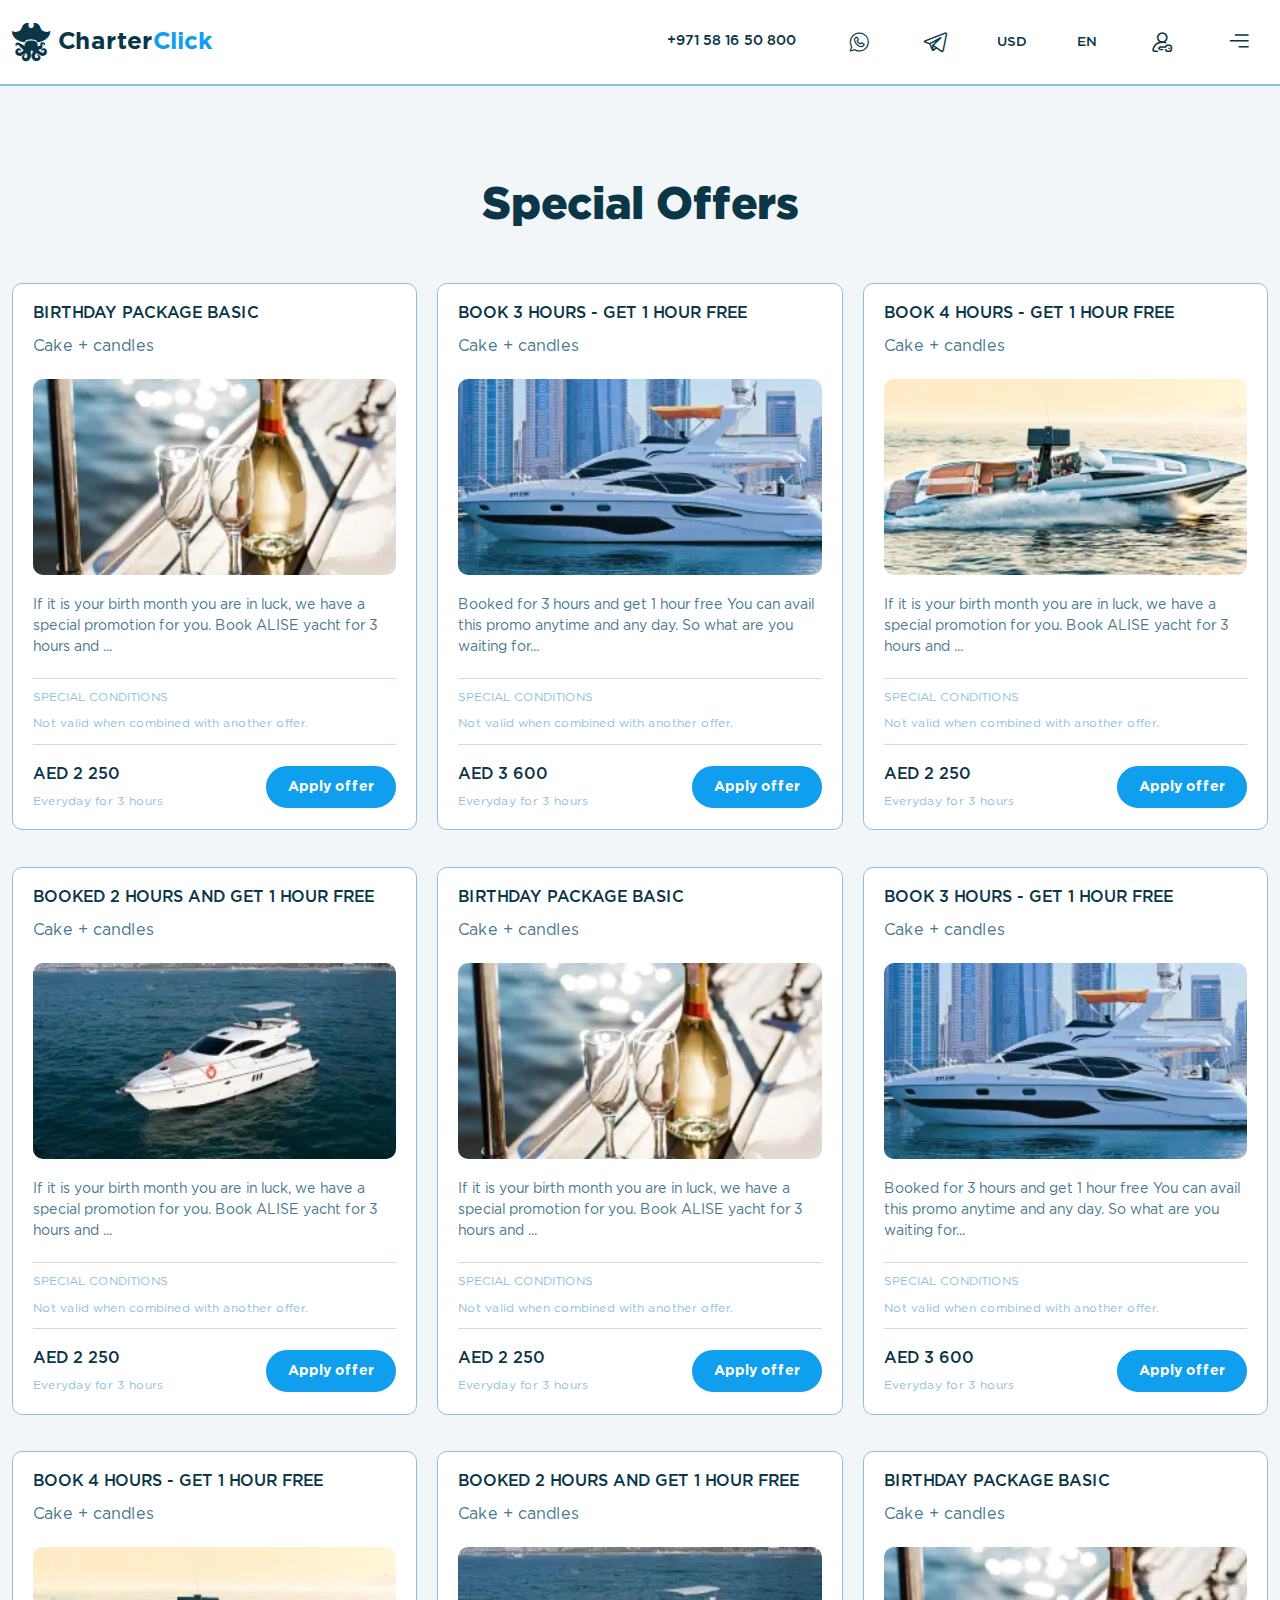
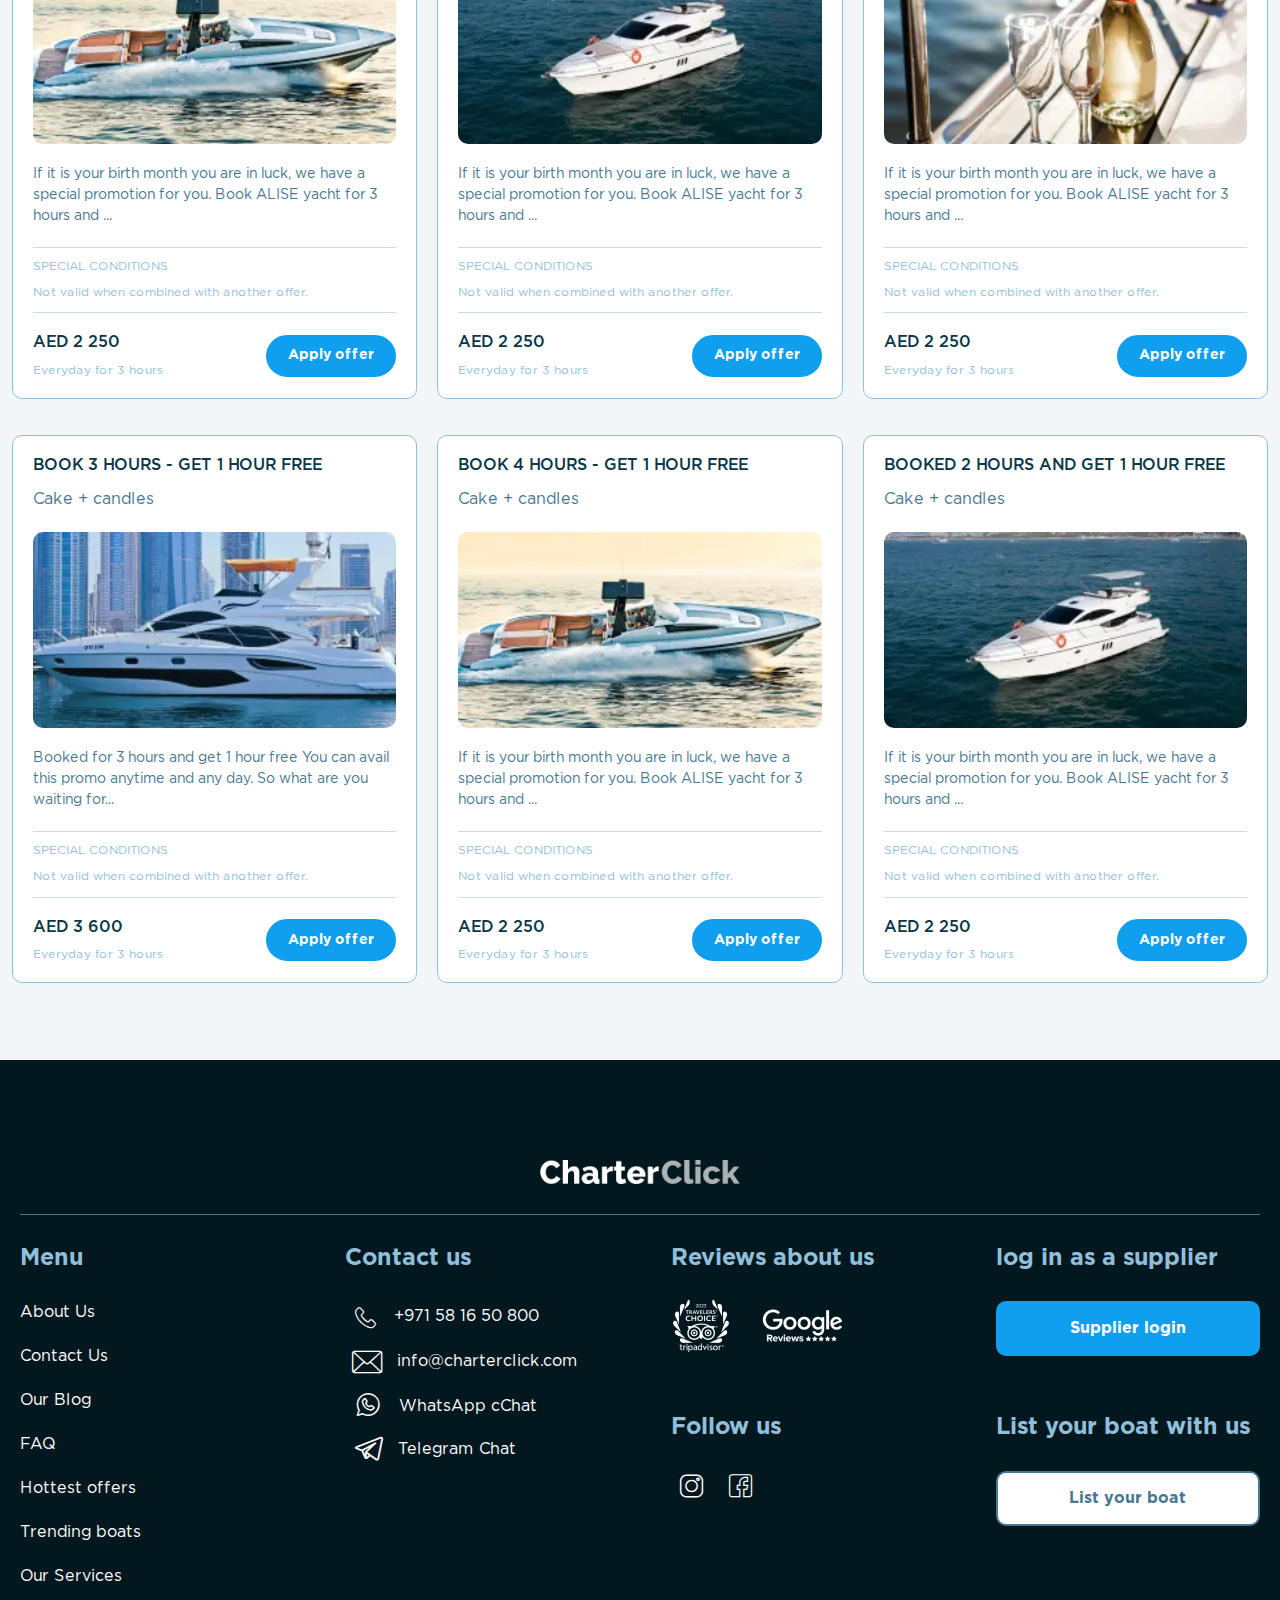
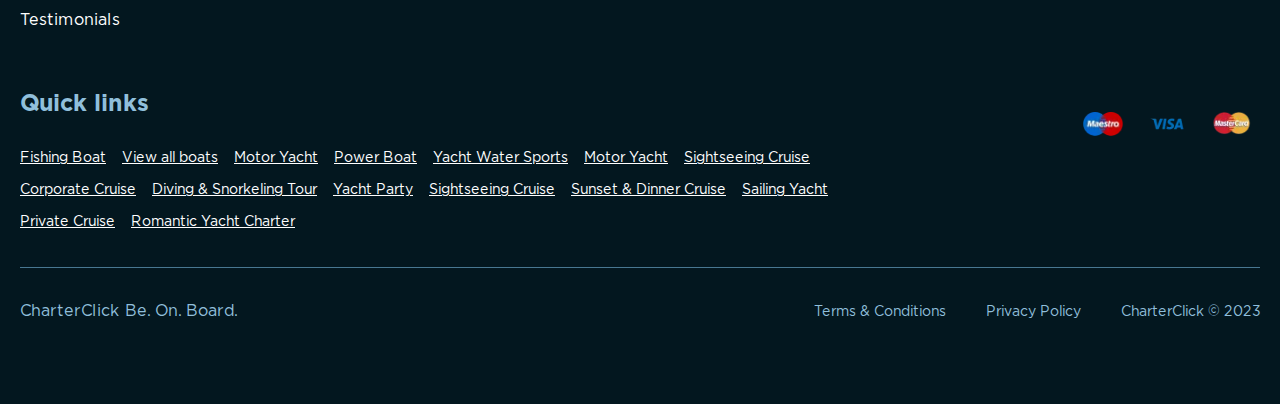
<file: special-offers.html>
<!doctype html>
<html lang="en">

<head>
	<title>Special offers</title>
	<meta charset="UTF-8">
	<meta name="format-detection" content="telephone=no">
	<!-- <style>body{opacity: 0;}</style> -->
	<link rel="stylesheet" href="css/style.min.css?_v=20231024104316">
	<link rel="shortcut icon" href="favicon.ico">
	<!-- <meta name="robots" content="noindex, nofollow"> -->
	<meta name="viewport" content="width=device-width, initial-scale=1.0">
</head>

<body>
	<div class="wrapper">
		<header data-scroll="90" data-scroll-show="500" class="header" data-lp>
			<div class="header__container">
				<a href="index.html" class="header__logo"><span class="_icon-logo"></span><span>Charter</span><span>Click</span></a>
				<div class="header__menu menu">
					<nav class="menu__body">
						<ul class="menu__list" data-one-select>
							<li class="menu__item">
								<a href="tel:+971581650800" class="menu__link">+971 58 16 50 800</a>
							</li>
							<li class="menu__item">
								<a href="" class="menu__whatsapp"><span class="_icon-whatsapp"></span></a>
							</li>
							<li class="menu__item">
								<a href="" class="menu__telegram"><span class="_icon-telegram"></span></a>
							</li>
							<li class="menu__item">
								<select class="menu__type-monye" name="form[]" data-class-modif="form-type-monye">
									<option value="1" selected>usd</option>
									<option value="2">aeg</option>
								</select>
							</li>
							<li class="menu__item">
								<select class="menu__select-lang" name="form[]" data-class-modif="form-lang">
									<option value="1" selected>En</option>
									<option value="2">Ru</option>
								</select>
							</li>
							<li class="menu__item">
								<div class="menu__button _icon-log-in" data-show-modal>
									<div class="menu__actions" data-modal>
										<button data-popup="#popup-login" type="button" class="menu__log-in">
											log In
										</button>
										<button data-popup="#popup-register" type="button" class="menu__register">
											Register
										</button>
									</div>
								</div>
							</li>
						</ul>
					</nav>
					<nav class="menu__second">
						<div class="menu__burger-logo">
							<a href="index.html"><span class="_icon-logo"></span><span>Charter</span><span>Click</span></a>
						</div>
						<h3 class="menu__title">Menu</h3>
						<ul class="menu__second-list">
							<li>
								<a target="_blank" href="hottest-offers.html">Hottest offers</a>
							</li>
							<li>
								<a target="_blank" href="trending-boats.html">Trending boats</a>
							</li>
							<li>
								<a href="#">About Us</a>
							</li>
							<li>
								<a target="_blank" href="our-services.html">Our Services</a>
							</li>
							<li>
								<a target="_blank" href="confirmation.html">Register </a>
							</li>
							<li><a target="_blank" href="faq.html">FAQ</a></li>
							<li><a href="#">Testimonials</a></li>
							<li><a href="#">Our partners</a></li>
							<li><a target="_blank" href="error.html">404</a></li>
						</ul>
						<h3 class="menu__title menu__title--contact">Contact Us</h3>
						<ul class="menu__contacts-list list-contact">
							<li class="list-contact__item">
								<a href="mailto:info@charterclick.com" class="list-contact__link _icon-mail-icon">info@charterclick.com</a>
							</li>
							<li class="list-contact__item">
								<a href="tel:+971581650800" class="list-contact__link _icon-phone-icon">+971 58 16 50 800</a>
							</li>
							<li class="list-contact__item">
								<a href="#" class="list-contact__link _icon-whatsapp">WhatsApp Chat</a>
							</li>
							<li class="list-contact__item">
								<a href="#" class="list-contact__link _icon-telegram">Telegram Chat</a>
							</li>
						</ul>
						<h3 class="menu__title menu__title--follow">Follow Us</h3>
						<ul class="menu__social-list list-social">
							<li class="list-social__item">
								<a href="#" class="list-social__link _icon-instagram"></a>
							</li>
							<li class="list-social__item">
								<a href="#" class="list-social__link _icon-facebook"></a>
							</li>
						</ul>
					</nav>
					<button type="button" class="menu__icon _icon-burger-icon"></button>
				</div>
			</div>
		</header>

		<main class="special-offers">
			<section class="special-offers__special special">
				<div class="special__container">
					<h1>Special Offers</h1>
					<div class="special__wrapper">
						<article class="special__article">
							<div class="special__about">
								<h3>BIRTHDAY PACKAGE BASIC</h3>
								<h4>Cake + candles</h4>
								<div>
									<picture><source srcset="img/yacht-card/image_14.webp" type="image/webp"><img src="img/yacht-card/image_14.jpg" alt="party" /></picture>
								</div>
								<p>
									If it is your birth month you are in
									luck, we have a special promotion for
									you. Book ALISE yacht for 3 hours and
									...
								</p>
							</div>
							<div class="special__body">
								<h4>Special conditions</h4>
								<p>
									Not valid when combined with another
									offer.
								</p>
							</div>
							<div class="special__action-card">
								<div>
									<h5>AED 2 250</h5>
									<p>Everyday for 3 hours</p>
								</div>
								<a href="#" class="special__button button button--card">Apply offer</a>
							</div>
						</article>
						<article class="special__article">
							<div class="special__about">
								<h3>Book 3 hours - get 1 hour free</h3>
								<h4>Cake + candles</h4>
								<div>
									<picture><source srcset="img/main-page/hottest/image-01.webp" type="image/webp"><img src="img/main-page/hottest/image-01.png" alt="party" /></picture>
								</div>
								<p>
									Booked for 3 hours and get 1 hour free
									You can avail this promo anytime and any
									day. So what are you waiting for...
								</p>
							</div>
							<div class="special__body">
								<h4>Special conditions</h4>
								<p>
									Not valid when combined with another
									offer.
								</p>
							</div>
							<div class="special__action-card">
								<div>
									<h5>AED 3 600</h5>
									<p>Everyday for 3 hours</p>
								</div>
								<a href="#" class="special__button button button--card">Apply offer</a>
							</div>
						</article>
						<article class="special__article">
							<div class="special__about">
								<h3>Book 4 hours - get 1 hour free</h3>
								<h4>Cake + candles</h4>
								<div>
									<picture><source srcset="img/main-page/hottest/image-02.webp" type="image/webp"><img src="img/main-page/hottest/image-02.png" alt="party" /></picture>
								</div>
								<p>
									If it is your birth month you are in
									luck, we have a special promotion for
									you. Book ALISE yacht for 3 hours and
									...
								</p>
							</div>
							<div class="special__body">
								<h4>Special conditions</h4>
								<p>
									Not valid when combined with another
									offer.
								</p>
							</div>
							<div class="special__action-card">
								<div>
									<h5>AED 2 250</h5>
									<p>Everyday for 3 hours</p>
								</div>
								<a href="#" class="special__button button button--card">Apply offer</a>
							</div>
						</article>
						<article class="special__article">
							<div class="special__about">
								<h3>Booked 2 hours and get 1 hour free</h3>
								<h4>Cake + candles</h4>
								<div>
									<picture><source srcset="img/main-page/hottest/image-03.webp" type="image/webp"><img src="img/main-page/hottest/image-03.png" alt="party" /></picture>
								</div>
								<p>
									If it is your birth month you are in
									luck, we have a special promotion for
									you. Book ALISE yacht for 3 hours and
									...
								</p>
							</div>
							<div class="special__body">
								<h4>Special conditions</h4>
								<p>
									Not valid when combined with another
									offer.
								</p>
							</div>
							<div class="special__action-card">
								<div>
									<h5>AED 2 250</h5>
									<p>Everyday for 3 hours</p>
								</div>
								<a href="#" class="special__button button button--card">Apply offer</a>
							</div>
						</article>
						<article class="special__article">
							<div class="special__about">
								<h3>BIRTHDAY PACKAGE BASIC</h3>
								<h4>Cake + candles</h4>
								<div>
									<picture><source srcset="img/yacht-card/image_14.webp" type="image/webp"><img src="img/yacht-card/image_14.jpg" alt="party" /></picture>
								</div>
								<p>
									If it is your birth month you are in
									luck, we have a special promotion for
									you. Book ALISE yacht for 3 hours and
									...
								</p>
							</div>
							<div class="special__body">
								<h4>Special conditions</h4>
								<p>
									Not valid when combined with another
									offer.
								</p>
							</div>
							<div class="special__action-card">
								<div>
									<h5>AED 2 250</h5>
									<p>Everyday for 3 hours</p>
								</div>
								<a href="#" class="special__button button button--card">Apply offer</a>
							</div>
						</article>
						<article class="special__article">
							<div class="special__about">
								<h3>Book 3 hours - get 1 hour free</h3>
								<h4>Cake + candles</h4>
								<div>
									<picture><source srcset="img/main-page/hottest/image-01.webp" type="image/webp"><img src="img/main-page/hottest/image-01.png" alt="party" /></picture>
								</div>
								<p>
									Booked for 3 hours and get 1 hour free
									You can avail this promo anytime and any
									day. So what are you waiting for...
								</p>
							</div>
							<div class="special__body">
								<h4>Special conditions</h4>
								<p>
									Not valid when combined with another
									offer.
								</p>
							</div>
							<div class="special__action-card">
								<div>
									<h5>AED 3 600</h5>
									<p>Everyday for 3 hours</p>
								</div>
								<a href="#" class="special__button button button--card">Apply offer</a>
							</div>
						</article>
						<article class="special__article">
							<div class="special__about">
								<h3>Book 4 hours - get 1 hour free</h3>
								<h4>Cake + candles</h4>
								<div>
									<picture><source srcset="img/main-page/hottest/image-02.webp" type="image/webp"><img src="img/main-page/hottest/image-02.png" alt="party" /></picture>
								</div>
								<p>
									If it is your birth month you are in
									luck, we have a special promotion for
									you. Book ALISE yacht for 3 hours and
									...
								</p>
							</div>
							<div class="special__body">
								<h4>Special conditions</h4>
								<p>
									Not valid when combined with another
									offer.
								</p>
							</div>
							<div class="special__action-card">
								<div>
									<h5>AED 2 250</h5>
									<p>Everyday for 3 hours</p>
								</div>
								<a href="#" class="special__button button button--card">Apply offer</a>
							</div>
						</article>
						<article class="special__article">
							<div class="special__about">
								<h3>Booked 2 hours and get 1 hour free</h3>
								<h4>Cake + candles</h4>
								<div>
									<picture><source srcset="img/main-page/hottest/image-03.webp" type="image/webp"><img src="img/main-page/hottest/image-03.png" alt="party" /></picture>
								</div>
								<p>
									If it is your birth month you are in
									luck, we have a special promotion for
									you. Book ALISE yacht for 3 hours and
									...
								</p>
							</div>
							<div class="special__body">
								<h4>Special conditions</h4>
								<p>
									Not valid when combined with another
									offer.
								</p>
							</div>
							<div class="special__action-card">
								<div>
									<h5>AED 2 250</h5>
									<p>Everyday for 3 hours</p>
								</div>
								<a href="#" class="special__button button button--card">Apply offer</a>
							</div>
						</article>
						<article class="special__article">
							<div class="special__about">
								<h3>BIRTHDAY PACKAGE BASIC</h3>
								<h4>Cake + candles</h4>
								<div>
									<picture><source srcset="img/yacht-card/image_14.webp" type="image/webp"><img src="img/yacht-card/image_14.jpg" alt="party" /></picture>
								</div>
								<p>
									If it is your birth month you are in
									luck, we have a special promotion for
									you. Book ALISE yacht for 3 hours and
									...
								</p>
							</div>
							<div class="special__body">
								<h4>Special conditions</h4>
								<p>
									Not valid when combined with another
									offer.
								</p>
							</div>
							<div class="special__action-card">
								<div>
									<h5>AED 2 250</h5>
									<p>Everyday for 3 hours</p>
								</div>
								<a href="#" class="special__button button button--card">Apply offer</a>
							</div>
						</article>
						<article class="special__article">
							<div class="special__about">
								<h3>Book 3 hours - get 1 hour free</h3>
								<h4>Cake + candles</h4>
								<div>
									<picture><source srcset="img/main-page/hottest/image-01.webp" type="image/webp"><img src="img/main-page/hottest/image-01.png" alt="party" /></picture>
								</div>
								<p>
									Booked for 3 hours and get 1 hour free
									You can avail this promo anytime and any
									day. So what are you waiting for...
								</p>
							</div>
							<div class="special__body">
								<h4>Special conditions</h4>
								<p>
									Not valid when combined with another
									offer.
								</p>
							</div>
							<div class="special__action-card">
								<div>
									<h5>AED 3 600</h5>
									<p>Everyday for 3 hours</p>
								</div>
								<a href="#" class="special__button button button--card">Apply offer</a>
							</div>
						</article>
						<article class="special__article">
							<div class="special__about">
								<h3>Book 4 hours - get 1 hour free</h3>
								<h4>Cake + candles</h4>
								<div>
									<picture><source srcset="img/main-page/hottest/image-02.webp" type="image/webp"><img src="img/main-page/hottest/image-02.png" alt="party" /></picture>
								</div>
								<p>
									If it is your birth month you are in
									luck, we have a special promotion for
									you. Book ALISE yacht for 3 hours and
									...
								</p>
							</div>
							<div class="special__body">
								<h4>Special conditions</h4>
								<p>
									Not valid when combined with another
									offer.
								</p>
							</div>
							<div class="special__action-card">
								<div>
									<h5>AED 2 250</h5>
									<p>Everyday for 3 hours</p>
								</div>
								<a href="#" class="special__button button button--card">Apply offer</a>
							</div>
						</article>
						<article class="special__article">
							<div class="special__about">
								<h3>Booked 2 hours and get 1 hour free</h3>
								<h4>Cake + candles</h4>
								<div>
									<picture><source srcset="img/main-page/hottest/image-03.webp" type="image/webp"><img src="img/main-page/hottest/image-03.png" alt="party" /></picture>
								</div>
								<p>
									If it is your birth month you are in
									luck, we have a special promotion for
									you. Book ALISE yacht for 3 hours and
									...
								</p>
							</div>
							<div class="special__body">
								<h4>Special conditions</h4>
								<p>
									Not valid when combined with another
									offer.
								</p>
							</div>
							<div class="special__action-card">
								<div>
									<h5>AED 2 250</h5>
									<p>Everyday for 3 hours</p>
								</div>
								<a href="#" class="special__button button button--card">Apply offer</a>
							</div>
						</article>
					</div>
				</div>
			</section>
		</main>
		<footer class="footer">
			<div class="footer__small-container">
				<div class="footer__logo">
					<a href="index.html"><picture><source srcset="img/footer/footer-logo.webp" type="image/webp"><img src="img/footer/footer-logo.png" alt="logo" /></picture></a>
				</div>

				<div class="footer__wrapper">
					<div class="footer__menu menu-footer">
						<h3 class="menu-footer__title title--lite-blue-color">Menu</h3>
						<nav class="menu-footer__menu">
							<ul>
								<li><a href="#">About Us</a></li>
								<li><a href="#">Contact Us </a></li>
								<li><a href="#">Our Blog</a></li>
								<li><a href="#">FAQ</a></li>
								<li><a href="#">Hottest offers</a></li>
								<li><a href="#">Trending boats</a></li>
								<li><a href="#">Our Services</a></li>
								<li><a href="#">Testimonials</a></li>
							</ul>
						</nav>
					</div>
					<div class="footer__contact contact-footer">
						<h3 class="contact-footer__title title--lite-blue-color">Contact us</h3>
						<ul class="contact-footer__list">
							<li class="contact-footer__item"><a href="tel:+971581650800" class="contact-footer__phone _icon-phone-icon">+971 58 16 50 800</a></li>
							<li class="contact-footer__item"><a href="mailto:info@charterclick.com" class="contact-footer__mail _icon-mail-icon">info@charterclick.com</a></li>
							<li class="contact-footer__item"><a href="" class="contact-footer__whatsapp _icon-whatsapp">WhatsApp cChat</a></li>
							<li class="contact-footer__item"><a href="" class="contact-footer__telegram _icon-telegram">Telegram Chat</a></li>
						</ul>
					</div>
					<div class="footer__reviews">
						<div class="footer__about-us about-us-footer">
							<h3 class="about-us-footer__title title--lite-blue-color">Reviews about us</h3>
							<ul class="about-us-footer__list">
								<li class="about-us-footer__choice"><picture><source srcset="img/footer/choice.webp" type="image/webp"><img src="img/footer/choice.png" alt="image"></picture></li>
								<li class="about-us-footer__google"><picture><source srcset="img/footer/google-reviews.webp" type="image/webp"><img src="img/footer/google-reviews.png" alt="image"></picture></li>
							</ul>
						</div>
						<div class="footer__follow-us follow-us-footer">
							<h3 class="follow-us-footer__title title--lite-blue-color">Follow us</h3>
							<ul class="follow-us-footer__list">
								<li class="follow-us-footer__item"><a href="#" class="follow-us-footer__link _icon-instagram"></a></li>
								<li class="follow-us-footer__item"><a href="#" class="follow-us-footer__link _icon-facebook"></a></li>
							</ul>
						</div>
					</div>
					<div class="footer__actions">
						<div class="footer__log-in log-in-footer">
							<h3 class="log-in-footer__title title--lite-blue-color">log in as a supplier</h3>
							<button type="button" class="log-in-footer__button button">Supplier login</button>
						</div>
						<div class="footer__log-in log-in-footer">
							<h3 class="log-in-footer__title title--lite-blue-color">List your boat with us</h3>
							<button type="button" class="log-in-footer__btn button button--white">List your boat</button>
						</div>
					</div>
				</div>
				<div class="footer__quick quick-footer">
					<div class="quick-footer__links">
						<h3 class="quick-footer__title title--lite-blue-color">Quick links</h3>
						<ul class="quick-footer__list">
							<li class="quick-footer__item"><a href="#" class="quick-footer__link">Fishing Boat</a></li>
							<li class="quick-footer__item"><a href="#" class="quick-footer__link">View all boats</a></li>
							<li class="quick-footer__item"><a href="#" class="quick-footer__link">Motor Yacht</a></li>
							<li class="quick-footer__item"><a href="#" class="quick-footer__link">Power Boat</a></li>
							<li class="quick-footer__item"><a href="#" class="quick-footer__link">Yacht Water Sports </a></li>
							<li class="quick-footer__item"><a href="#" class="quick-footer__link">Motor Yacht</a></li>
							<li class="quick-footer__item"><a href="#" class="quick-footer__link">Sightseeing Cruise</a></li>
							<li class="quick-footer__item"><a href="#" class="quick-footer__link">Corporate Cruise</a></li>
							<li class="quick-footer__item"><a href="#" class="quick-footer__link">Diving & Snorkeling Tour</a></li>
							<li class="quick-footer__item"><a href="#" class="quick-footer__link">Yacht Party</a></li>
							<li class="quick-footer__item"><a href="#" class="quick-footer__link">Sightseeing Cruise</a></li>
							<li class="quick-footer__item"><a href="#" class="quick-footer__link">Sunset & Dinner Cruise</a></li>
							<li class="quick-footer__item"><a href="#" class="quick-footer__link">Sailing Yacht</a></li>
							<li class="quick-footer__item"><a href="#" class="quick-footer__link">Private Cruise</a></li>
							<li class="quick-footer__item"><a href="#" class="quick-footer__link">Romantic Yacht Charter</a></li>
						</ul>
					</div>
					<ul class="quick-footer__cards">
						<li class="quick-footer__label"><picture><source srcset="img/footer/card-01.webp" type="image/webp"><img src="img/footer/card-01.png" alt="visa"></picture></li>
						<li class="quick-footer__label"><picture><source srcset="img/footer/card-02.webp" type="image/webp"><img src="img/footer/card-02.png" alt="visa"></picture></li>
						<li class="quick-footer__label"><picture><source srcset="img/footer/card-03.webp" type="image/webp"><img src="img/footer/card-03.png" alt="visa"></picture></li>
					</ul>
				</div>
				<div class="footer__info info-footer">
					<p class="info-footer__logo">CharterClick Be. On. Board.</p>
					<ul class="info-footer__list">
						<li class="info-footer__item"><a href="#" class="info-footer__link">Terms & Conditions</a></li>
						<li class="info-footer__item"><a href="#" class="info-footer__link">Privacy Policy</a></li>
						<li class="info-footer__item">
							<p class="info-footer__right">CharterClick &copy; 2023</p>
						</li>
					</ul>
				</div>
			</div>
		</footer>

	</div>
	<div id="popup-book" aria-hidden="true" class="popup popup--book">
		<div class="popup__wrapper">
			<div class="popup__content">
				<button data-close type="button" class="popup__close"></button>
				<div class="search-main">
					<h3 class="search-main__title title title--small">
						Book a boat in a few clicks
					</h3>
					<form class="search-main__forma" action="#" method="POST" data-one-select>
						<input type="hidden" name="durationType" value="1" />
						<div class="search-main__line search-main__line--calendar">
							<label for="date-popup">Date</label>
							<span class="search-main__icon _icon-calendar"></span>
							<input id="date-popup" name="form[date-popup]" data-datepicker autocomplete="off" placeholder="22.03.2023" type="text" />
							<span class="search-main__select-arrow _icon-select-arrow"></span>
						</div>
						<div class="search-main__line">
							<label for="start-time-popup">Start time</label>
							<select name="form[start-time-popup]" id="start-time-popup" data-class-modif="form-n-a" data-scroll>
								<option value="1">7:00</option>
								<option value="2" selected>8:00</option>
								<option value="3">9:00</option>
								<option value="5">10:00</option>
								<option value="6">11:00</option>
								<option value="7">12:00</option>
								<option value="8">13:00</option>
								<option value="9">14:00</option>
								<option value="10">15:00</option>
								<option value="11">16:00</option>
								<option value="12">17:00</option>
								<option value="13">18:00</option>
								<option value="14">19:00</option>
								<option value="15">20:00</option>
							</select>
						</div>
						<div class="search-main__line">
							<label for="duration-popup">Duration</label>
							<select name="form[duration-popup]" id="duration-popup" data-class-modif="form-hors" data-scroll>
								<option value="1">1 hours</option>
								<option value="2">2 hours</option>
								<option value="3">3 hours</option>
								<option value="4" selected>4 hours</option>
								<option value="5">5 hours</option>
								<option value="6">6 hours</option>
								<option value="7">7 hours</option>
								<option value="8">8 hours</option>
								<option value="9">9 hours</option>
								<option value="10">10 hours</option>
								<option value="11">11 hours</option>
								<option value="12">12 hours</option>
								<option value="13">13 hours</option>
								<option value="14">14 hours</option>
								<option value="15">15 hours</option>
							</select>
						</div>
						<div class="search-main__line">
							<label for="passengers-popup">Passengers</label>
							<select name="form[passengers-popup]" id="passengers-popup" data-class-modif="form-passengers" data-scroll>
								<option value="1">1 passengers</option>
								<option value="2">2 passengers</option>
								<option value="3">3 passengers</option>
								<option value="4">4 passengers</option>
								<option value="5">5 passengers</option>
								<option value="6">6 passengers</option>
								<option value="7">7 passengers</option>
								<option value="8">8 passengers</option>
								<option value="9">9 passengers</option>
								<option value="10">10 passengers</option>
								<option value="11">11 passengers</option>
								<option value="12" selected>12 passengers</option>
							</select>
						</div>
						<button type="submit" class="search-main__button button">
							Check availability
						</button>
					</form>
				</div>
			</div>
		</div>
	</div>

	<div id="popup-yacht-card" aria-hidden="true" class="popup popup--yacht-card">
		<div class="popup__wrapper">
			<div class="popup__content">
				<form class="form-yacht" action="#" method="POST">
					<div class="form-yacht__head">
						<div class="form-yacht__price">
							<h4>Prise per 1 hour</h4>
							<p>*Price excludes 5% VAT</p>
						</div>
						<div class="form-yacht__min-duration">
							<h4>AED 1400</h4>
							<p>Min durations 2 hours</p>
						</div>
					</div>
					<div class="form-yacht__body" data-one-select>
						<div class="form-yacht__line form-yacht__line--calendar">
							<label for="calendar-book">Date</label>
							<span class="form-yacht__icon _icon-calendar"></span>
							<input type="text" name="form[calendar-book]" placeholder="22.03.2023" id="calendar-book" data-datepicker required />
							<span class="form-yacht__select-arrow _icon-select-arrow"></span>
						</div>
						<div class="form-yacht__line">
							<label for="start-time-book">Start time</label>
							<select name="form[start-time-book]" data-class-modif="form-n-a-yacht" id="start-time-book" data-scroll>
								<option value="1" selected>8:00</option>
								<option value="2">9:00</option>
								<option value="3">10:00</option>
								<option value="4">11:00</option>
							</select>
						</div>
						<div class="form-yacht__line">
							<label for="duration-book">Duration</label>
							<select name="form[duration-book]" data-class-modif="form-hors-yacht" id="duration-book" data-scroll>
								<option value="1" selected>3 hours</option>
								<option value="2">4 hours</option>
								<option value="3">5 hours</option>
								<option value="4">6 hours</option>
								<option value="5">7 hours</option>
								<option value="6">8 hours</option>
								<option value="7">9 hours</option>
								<option value="8">10 hours</option>
								<option value="9">11 hours</option>
							</select>
						</div>
						<div class="form-yacht__line">
							<label for="passenger-book">Passenger</label>
							<select name="form[passenger-book]" data-class-modif="form-passengers-yacht" id="passenger-book" data-scroll>
								<option value="1" selected>6</option>
								<option value="2">7</option>
								<option value="3">8</option>
								<option value="4">9</option>
								<option value="5">10</option>
								<option value="6">11</option>
								<option value="7">12</option>
								<option value="8">13</option>
								<option value="9">14</option>
							</select>
						</div>
						<button type="submit" class="form-yacht__button button">
							Check availability
						</button>
					</div>
				</form>
			</div>
		</div>
	</div>

	<!-- Form - popups -->
	<!-- Popup by BEM -->
	<div id="popup-login" aria-hidden="true" class="popup popup-in">
		<div class="popup__wrapper">
			<div class="popup__content">
				<button data-close type="button" class="popup__close"></button>
				<div class="popup-in__wrapper">
					<div class="popup-in__title">
						<h2>Log in</h2>
					</div>
					<form class="popup-in__form form-popup" action="#" method="POST">
						<div class="form-popup__lines-wrapper">
							<div class="form-popup__line">
								<input type="email" name="form[email-register]" autocomplete="off" required data-error="" placeholder="Email *" class="input" />
							</div>
							<div class="form-popup__line form-popup__line--mail">
								<input type="password" name="form[password-register]" autocomplete="off" required data-error="" placeholder="Password *" class="input" />
								<button type="button" class="_icon-pass-eye"></button>
							</div>
							<button data-popup="#popup-forgot" type="button" class="form-popup__forgot-btn">
								Forgot password?
							</button>
						</div>
						<div class="form-popup__actions">
							<button type="submit" class="form-popup__button button button--popup">
								Log in
							</button>
							<div class="form-popup__register">
								<p>Donʼt have an account?</p>
								<button data-popup="#popup-register" type="button">
									Register
								</button>
							</div>
						</div>
						<div class="form-popup__social social-popup">
							<p>Or Register with</p>
							<ul>
								<li>
									<a href="#" data-popup="#popup-new-password"><img src="img/popup-icon/google.svg" alt="google" /></a>
								</li>
								<li>
									<a href="#"><img src="img/popup-icon/facebook.svg" alt="facebook" /></a>
								</li>
							</ul>
						</div>
					</form>
				</div>
			</div>
		</div>
	</div>

	<div id="popup-forgot" aria-hidden="true" class="popup popup-in">
		<div class="popup__wrapper">
			<div class="popup__content">
				<button data-close type="button" class="popup__close"></button>
				<div class="popup-in__wrapper">
					<div class="popup-in__title">
						<h3>Forgot password?</h3>
					</div>
					<form class="popup-in__form form-popup" action="#" method="POST">
						<div class="form-popup__text">
							<p>
								Please enter your email address, and we'll send you
								a reset link.
							</p>
						</div>
						<div class="form-popup__lines-wrapper">
							<div class="form-popup__line form-popup__line--mail-small">
								<input type="password" name="form[password-register]" autocomplete="off" required data-error="" placeholder="Password *" class="input" />
								<button type="button" class="_icon-pass-eye"></button>
							</div>
						</div>
						<div class="form-popup__actions">
							<button type="submit" class="form-popup__button button button--popup">
								Reset Password
							</button>
						</div>
					</form>
				</div>
			</div>
		</div>
	</div>

	<div id="popup-new-password" aria-hidden="true" class="popup popup-in">
		<div class="popup__wrapper">
			<div class="popup__content">
				<button data-close type="button" class="popup__close"></button>
				<div class="popup-in__wrapper">
					<form class="popup-in__form form-popup" action="#" method="POST">
						<div class="popup-in__title">
							<h2>New Password</h2>
						</div>
						<div class="form-popup__lines-wrapper">
							<div class="form-popup__line">
								<input type="email" name="form[email-new-password]" autocomplete="off" required data-error="" placeholder="Email *" class="input" />
							</div>
							<div class="form-popup__line form-popup__line--mail">
								<input type="password" name="form[password-new-password]" autocomplete="off" required data-error="" placeholder="Password *" class="input" />
								<button type="button" class="_icon-pass-eye"></button>
							</div>
						</div>
						<div class="form-popup__actions">
							<button type="submit" class="form-popup__button button button--popup">
								Log in
							</button>
						</div>
					</form>
				</div>
			</div>
		</div>
	</div>

	<div id="popup-register" aria-hidden="true" class="popup popup-in">
		<div class="popup__wrapper">
			<div class="popup__content">
				<button data-close type="button" class="popup__close"></button>
				<div class="popup-in__wrapper">
					<form class="popup-in__form form-popup" action="#" method="POST">
						<div class="popup-in__title">
							<h2>Register</h2>
						</div>
						<div class="form-popup__as">
							<h4>do you want to register as</h4>
							<div class="form-popup__buttons-block">
								<button type="button">
									<span>Owner</span><span class="_icon-info"></span>
								</button>
								<div class="form-popup__border-line"></div>
								<button data-popup="#popup-register-as-agent" type="button">
									<span>Agent</span><span class="_icon-info"></span>
								</button>
							</div>
						</div>
						<div class="form-popup__lines-wrapper">
							<div class="form-popup__line">
								<input type="email" name="form[email-register]" autocomplete="off" required data-error="" placeholder="Email *" class="input" />
							</div>
							<div class="form-popup__line form-popup__line--mail">
								<input type="password" name="form[password-register]" autocomplete="off" required data-error="" placeholder="Password *" class="input" />
								<button type="button" class="_icon-pass-eye"></button>
							</div>
						</div>
						<div class="form-popup__actions">
							<button type="submit" class="form-popup__button button button--popup">
								Next
							</button>
						</div>
						<div class="form-popup__social social-popup">
							<p>Or Register with</p>
							<ul>
								<li>
									<a href="#" data-popup="#popup-new-password"><img src="img/popup-icon/google.svg" alt="google" /></a>
								</li>
								<li>
									<a href="#"><img src="img/popup-icon/facebook.svg" alt="facebook" /></a>
								</li>
							</ul>
						</div>
					</form>
				</div>
			</div>
		</div>
	</div>

	<div id="popup-register-as-agent" aria-hidden="true" class="popup popup-in">
		<div class="popup__wrapper">
			<div class="popup__content">
				<button data-close type="button" class="popup__close"></button>
				<div class="popup-in__wrapper">
					<form class="popup-in__form form-popup" action="#" method="POST">
						<div class="popup-in__title">
							<h2>Register</h2>
							<h4>as Agent</h4>
						</div>
						<div class="form-popup__lines-wrapper">
							<div class="form-popup__user-line">
								<div class="form-popup__line">
									<input type="text" name="form[first-name]" autocomplete="off" required data-error="" placeholder="First name *" class="input" />
								</div>
								<div class="form-popup__line">
									<input type="text" name="form[last-name]" autocomplete="off" required data-error="" placeholder="Last name *" class="input" />
								</div>
							</div>
							<div class="form-popup__line">
								<input type="text" name="form[register-us-agent-country]" autocomplete="off" required data-error="" placeholder="Country *" class="input" />
							</div>
							<div class="form-popup__line">
								<input type="tel" name="form[register-us-agent-phone-number]" autocomplete="off" required data-error="" placeholder="Phone Number *" class="input" />
								<button type="button" class="_icon-pass-eye"></button>
							</div>
							<div class="form-popup__options options-popup">
								<div class="options-popup__item">
									<input id="individual" class="options-popup__input" type="radio" value="Individual Enterpreneur" name="register-as-agent" />
									<label for="individual" class="options-popup__label">
										<span class="options-popup__checked"></span>
										<span class="options-popup__text">
											Individual Enterpreneur</span><span class="options-popup__button _icon-info"></span></label>
								</div>
								<div class="options-popup__item">
									<input id="company" class="options-popup__input" type="radio" value="Company" name="register-as-agent" />
									<label for="company" class="options-popup__label">
										<span class="options-popup__checked"></span>
										<span class="options-popup__text">Company</span><span class="options-popup__button _icon-info"></span></label>
								</div>
							</div>
							<div class="form-popup__line">
								<input type="text" name="form[company-name]" autocomplete="off" required data-error="" placeholder="Company name *" class="input" />
								<!-- Під питанням ця кнопка - навіщо вона тут? -->
								<!-- <a href="#"
                                type="button"
                                class="form-popup__button-info _icon-info"
                            ></a> -->
							</div>
						</div>
						<div class="form-popup__checkbox checkbox">
							<input id="agree" data-error="" class="checkbox__input" type="checkbox" value="agree" name="form[]" />
							<label for="agree" class="checkbox__label"><span class="checkbox__checked"></span><span class="checkbox__text">I agree with Terms and Conditions</span></label>
						</div>
						<div class="form-popup__actions">
							<button type="submit" class="form-popup__button button button--popup">
								Next
							</button>
						</div>
					</form>
				</div>
			</div>
		</div>
	</div>

	<!-- Попап який буде після відправки форми із сторінки Confirmation -->

	<div id="successfully-booked" aria-hidden="true" class="popup successfully-booked">
		<div class="popup__wrapper">
			<div class="popup__content">
				<button data-close type="button" class="popup__close"></button>
				<div class="successfully-booked__body">
					<h3>Woohoo!</h3>
					<h4>Successfully booked</h4>
					<div class="successfully-booked__text">
						<p>We have sent you booking confirmation to your email <span>Youremail@gmail.com</span></p>
					</div>
				</div>
			</div>
		</div>
	</div>

	<!-- Popup Apply offers -->
	<div id="apply-offers" aria-hidden="true" class="popup apply-offers">
		<div class="popup__wrapper">
			<div class="popup__content">
				<button data-close type="button" class="popup__close"></button>
				<div class="apply-offers__body">
					<h3>Choose your preferred timings</h3>
					<form class="apply-offers__forma" action="#" method="POST" data-one-select>
						<input type="hidden" name="durationType" value="1" />
						<div class="apply-offers__line apply-offers__line--calendar">
							<label for="date-popup-apply-offers">Date</label>
							<span class="apply-offers__select-arrow _icon-select-arrow"></span>
							<input id="date-popup-apply-offers" name="form[date-popup-apply-offers]" data-datepicker autocomplete="off" placeholder="22.03.2023" type="text" />
							<span class="apply-offers__icon _icon-calendar"></span>
						</div>
						<div class="apply-offers__line">
							<label for="start-time-popup-apply-offers">Start time</label>
							<select name="form[start-time-popup-apply-offers]" id="start-time-popup-apply-offers" data-class-modif="form-n-a-apply-offers" data-scroll>
								<option value="1">7:00</option>
								<option value="2" selected>8:00</option>
								<option value="3">9:00</option>
								<option value="5">10:00</option>
								<option value="6">11:00</option>
								<option value="7">12:00</option>
								<option value="8">13:00</option>
								<option value="9">14:00</option>
								<option value="10">15:00</option>
								<option value="11">16:00</option>
								<option value="12">17:00</option>
								<option value="13">18:00</option>
								<option value="14">19:00</option>
								<option value="15">20:00</option>
							</select>
						</div>
						<div class="apply-offers__line">
							<label for="duration-popup-apply-offers">Duration</label>
							<select name="form[duration-popup-apply-offers]" id="duration-popup-apply-offers" data-class-modif="form-hors-apply-offers" data-scroll>
								<option value="1">1 hours</option>
								<option value="2">2 hours</option>
								<option value="3">3 hours</option>
								<option value="4" selected>4 hours</option>
								<option value="5">5 hours</option>
								<option value="6">6 hours</option>
								<option value="7">7 hours</option>
								<option value="8">8 hours</option>
								<option value="9">9 hours</option>
								<option value="10">10 hours</option>
								<option value="11">11 hours</option>
								<option value="12">12 hours</option>
								<option value="13">13 hours</option>
								<option value="14">14 hours</option>
								<option value="15">15 hours</option>
							</select>
						</div>
						<div class="apply-offers__line">
							<label for="passengers-popup-apply-offers">Passengers</label>
							<select name="form[passengers-popup-apply-offers]" id="passengers-popup-apply-offers" data-class-modif="form-passengers-apply-offers" data-scroll>
								<option value="1">1 passengers</option>
								<option value="2">2 passengers</option>
								<option value="3">3 passengers</option>
								<option value="4">4 passengers</option>
								<option value="5">5 passengers</option>
								<option value="6">6 passengers</option>
								<option value="7">7 passengers</option>
								<option value="8">8 passengers</option>
								<option value="9">9 passengers</option>
								<option value="10">10 passengers</option>
								<option value="11">11 passengers</option>
								<option value="12" selected>12 passengers</option>
							</select>
						</div>
						<button type="submit" class="apply-offers__button button">
							Apple
						</button>
					</form>
				</div>
			</div>
		</div>
	</div>
	<script src="js/app.min.js?_v=20231024104316"></script>
</body>

</html>
</file>
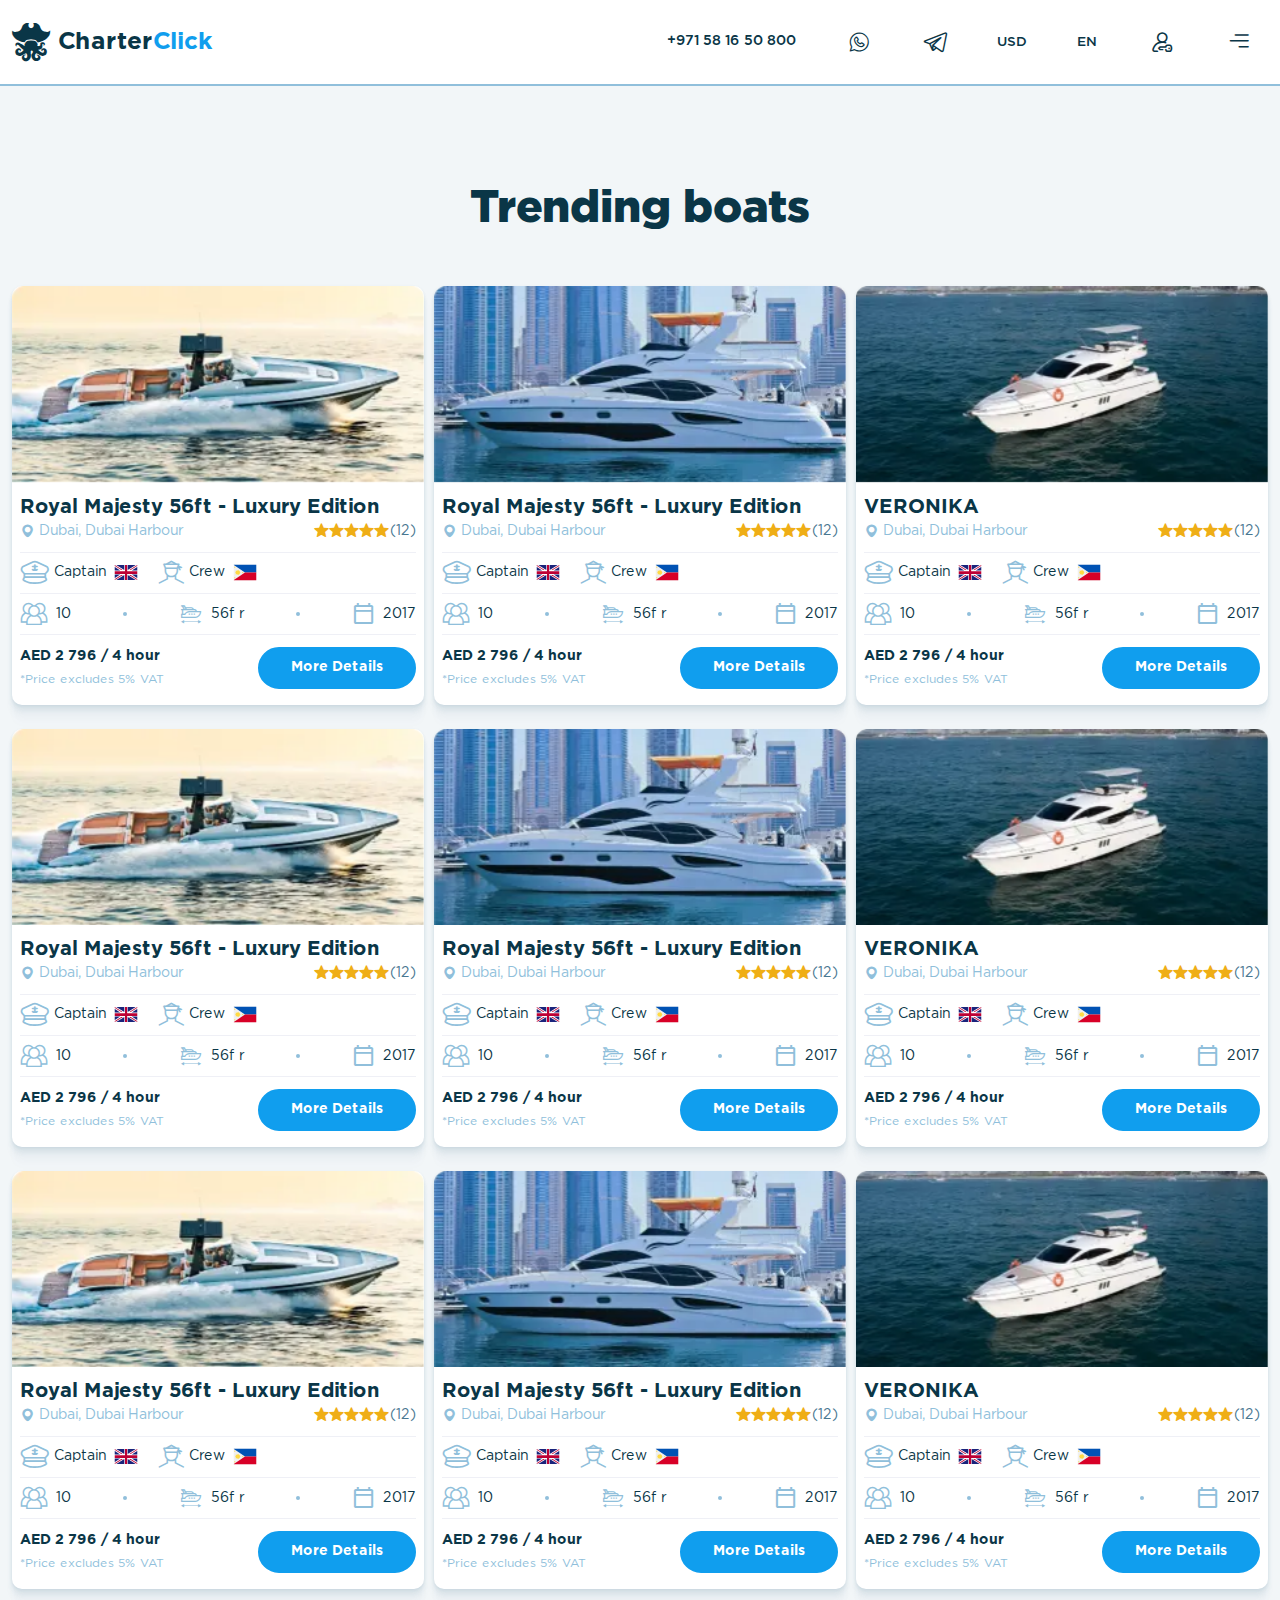
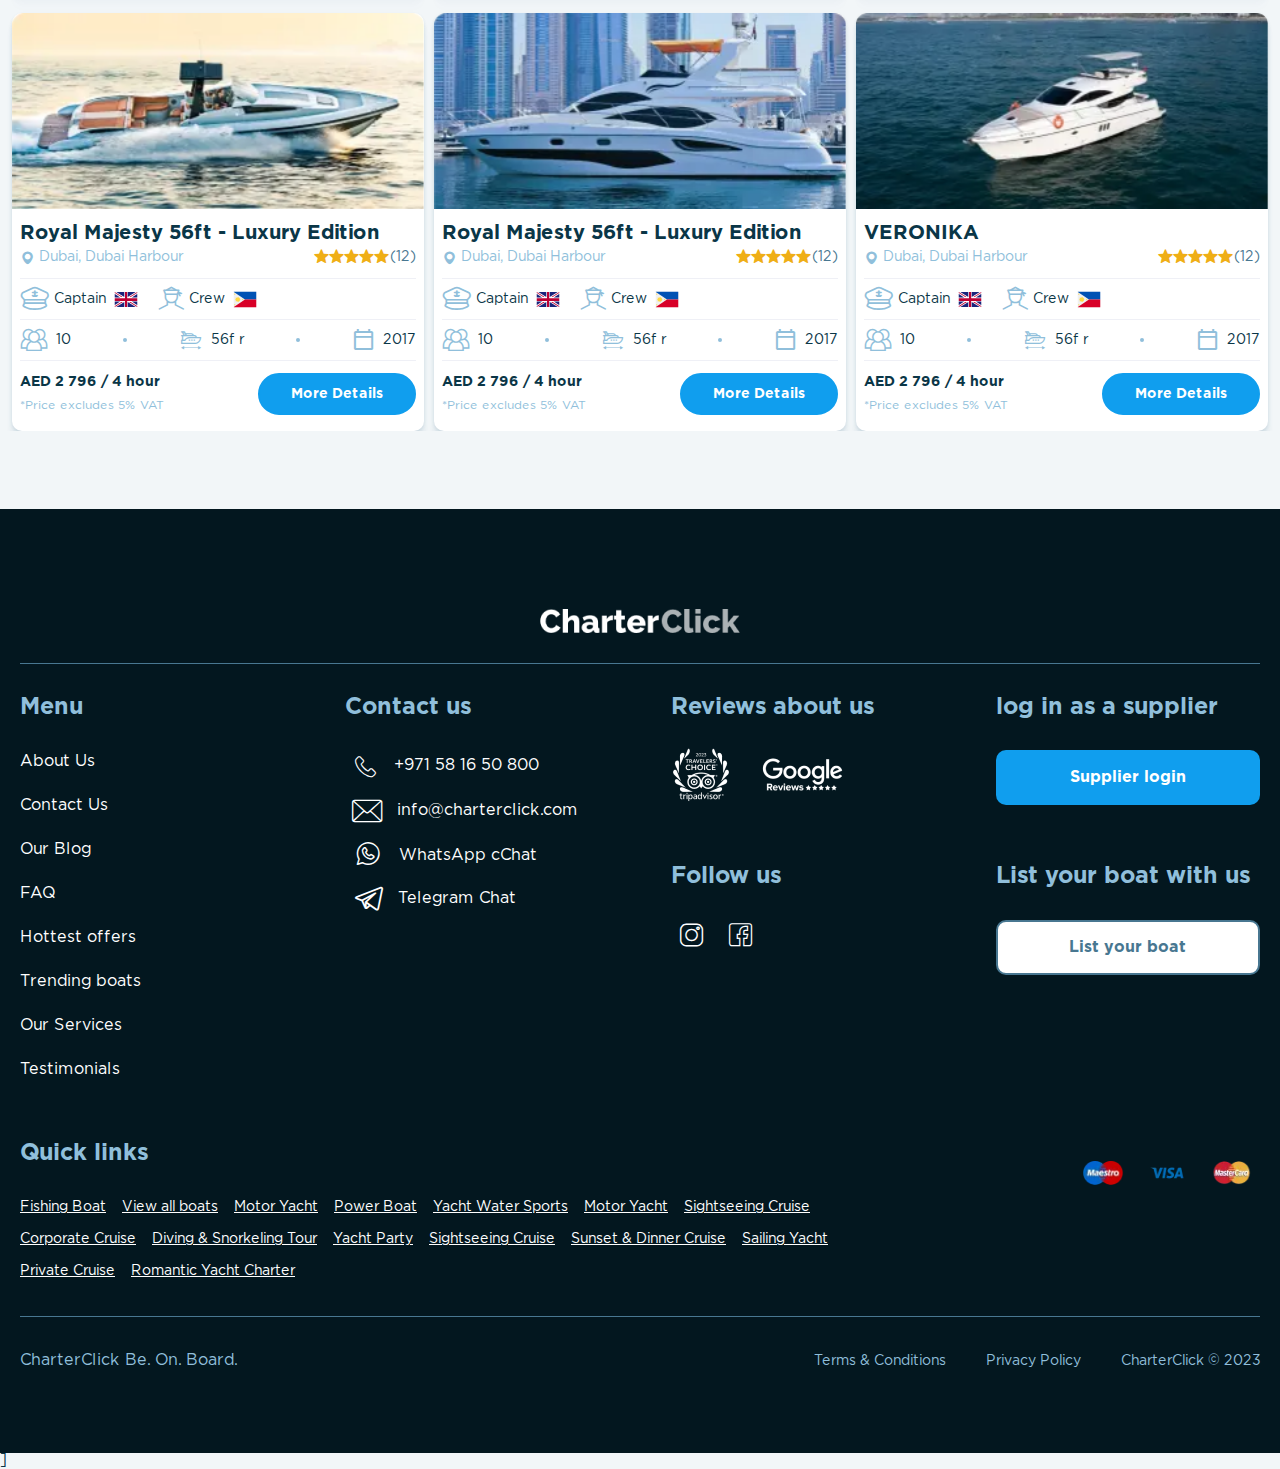
<file: trending-boats.html>
<!doctype html>
<html lang="en">

<head>
	<title>Trending Boats</title>
	<meta charset="UTF-8">
	<meta name="format-detection" content="telephone=no">
	<!-- <style>body{opacity: 0;}</style> -->
	<link rel="stylesheet" href="css/style.min.css?_v=20231024104316">
	<link rel="shortcut icon" href="favicon.ico">
	<!-- <meta name="robots" content="noindex, nofollow"> -->
	<meta name="viewport" content="width=device-width, initial-scale=1.0">
</head>

<body>
	<div class="wrapper">
		<header data-scroll="90" data-scroll-show="500" class="header" data-lp>
			<div class="header__container">
				<a href="index.html" class="header__logo"><span class="_icon-logo"></span><span>Charter</span><span>Click</span></a>
				<div class="header__menu menu">
					<nav class="menu__body">
						<ul class="menu__list" data-one-select>
							<li class="menu__item">
								<a href="tel:+971581650800" class="menu__link">+971 58 16 50 800</a>
							</li>
							<li class="menu__item">
								<a href="" class="menu__whatsapp"><span class="_icon-whatsapp"></span></a>
							</li>
							<li class="menu__item">
								<a href="" class="menu__telegram"><span class="_icon-telegram"></span></a>
							</li>
							<li class="menu__item">
								<select class="menu__type-monye" name="form[]" data-class-modif="form-type-monye">
									<option value="1" selected>usd</option>
									<option value="2">aeg</option>
								</select>
							</li>
							<li class="menu__item">
								<select class="menu__select-lang" name="form[]" data-class-modif="form-lang">
									<option value="1" selected>En</option>
									<option value="2">Ru</option>
								</select>
							</li>
							<li class="menu__item">
								<div class="menu__button _icon-log-in" data-show-modal>
									<div class="menu__actions" data-modal>
										<button data-popup="#popup-login" type="button" class="menu__log-in">
											log In
										</button>
										<button data-popup="#popup-register" type="button" class="menu__register">
											Register
										</button>
									</div>
								</div>
							</li>
						</ul>
					</nav>
					<nav class="menu__second">
						<div class="menu__burger-logo">
							<a href="index.html"><span class="_icon-logo"></span><span>Charter</span><span>Click</span></a>
						</div>
						<h3 class="menu__title">Menu</h3>
						<ul class="menu__second-list">
							<li>
								<a target="_blank" href="hottest-offers.html">Hottest offers</a>
							</li>
							<li>
								<a target="_blank" href="trending-boats.html">Trending boats</a>
							</li>
							<li>
								<a href="#">About Us</a>
							</li>
							<li>
								<a target="_blank" href="our-services.html">Our Services</a>
							</li>
							<li>
								<a target="_blank" href="confirmation.html">Register </a>
							</li>
							<li><a target="_blank" href="faq.html">FAQ</a></li>
							<li><a href="#">Testimonials</a></li>
							<li><a href="#">Our partners</a></li>
							<li><a target="_blank" href="error.html">404</a></li>
						</ul>
						<h3 class="menu__title menu__title--contact">Contact Us</h3>
						<ul class="menu__contacts-list list-contact">
							<li class="list-contact__item">
								<a href="mailto:info@charterclick.com" class="list-contact__link _icon-mail-icon">info@charterclick.com</a>
							</li>
							<li class="list-contact__item">
								<a href="tel:+971581650800" class="list-contact__link _icon-phone-icon">+971 58 16 50 800</a>
							</li>
							<li class="list-contact__item">
								<a href="#" class="list-contact__link _icon-whatsapp">WhatsApp Chat</a>
							</li>
							<li class="list-contact__item">
								<a href="#" class="list-contact__link _icon-telegram">Telegram Chat</a>
							</li>
						</ul>
						<h3 class="menu__title menu__title--follow">Follow Us</h3>
						<ul class="menu__social-list list-social">
							<li class="list-social__item">
								<a href="#" class="list-social__link _icon-instagram"></a>
							</li>
							<li class="list-social__item">
								<a href="#" class="list-social__link _icon-facebook"></a>
							</li>
						</ul>
					</nav>
					<button type="button" class="menu__icon _icon-burger-icon"></button>
				</div>
			</div>
		</header>

		<main class="trending-boats">
			<section class="trending-boats__trending trending">
				<div class="trending__container">
					<h1>Trending boats</h1>
					<div class="trending__wrapper">
						<div class="trending__card card-ship">
							<a href="#" class="card-ship__image">
								<picture><source srcset="img/main-page/hottest/image-02.webp" type="image/webp"><img src="img/main-page/hottest/image-02.png" alt="image" /></picture>
							</a>
							<div class="card-ship__wrapper">
								<div class="card-ship__info">
									<a href="#" class="card-ship__title">
										Royal Majesty 56ft - Luxury Edition
									</a>
									<div class="card-ship__locations">
										<p class="card-ship__location">
											<span class="card-ship__icon _icon-location"></span>
											Dubai, Dubai Harbour
										</p>
										<div class="card-ship__testination">
											<ul class="card-ship__star-list">
												<li class="card-ship__star-item _icon-star"></li>
												<li class="card-ship__star-item _icon-star"></li>
												<li class="card-ship__star-item _icon-star"></li>
												<li class="card-ship__star-item _icon-star"></li>
												<li class="card-ship__star-item _icon-star"></li>
											</ul>
											<p class="card-ship__test-number">
												(12)
											</p>
										</div>
									</div>
								</div>
								<div class="card-ship__team">
									<p class="card-ship__crew _icon-captain">
										Captain
										<span><img src="img/main-page/hottest/flage-gb.svg" alt="flage" /></span>
									</p>
									<p class="card-ship__crew _icon-crew">
										Crew
										<span><img src="img/main-page/hottest/flage-cz.svg" alt="flage" /></span>
									</p>
								</div>
								<div class="card-ship__about-ship">
									<p class="card-ship__item _icon-guest-people">
										10
									</p>
									<div class="card-ship__decore"></div>
									<p class="card-ship__item _icon-lenght-ship">
										56f r
									</p>
									<div class="card-ship__decore"></div>
									<p class="card-ship__item _icon-calendar">
										2017
									</p>
								</div>
								<div class="card-ship__actions">
									<div class="card-ship__price">
										<p class="card-ship__price">
											AED 2 796 / 4 hour
										</p>
										<p class="card-ship__tax">
											*Price excludes 5% VAT
										</p>
									</div>
									<a href="#" target="_blank" class="card-ship__button button button--card">More Details</a>
								</div>
							</div>
						</div>
						<div class="trending__card card-ship">
							<a href="#" class="card-ship__image">
								<picture><source srcset="img/main-page/hottest/image-01.webp" type="image/webp"><img src="img/main-page/hottest/image-01.png" alt="image" /></picture>
							</a>
							<div class="card-ship__wrapper">
								<div class="card-ship__info">
									<a href="#" class="card-ship__title">
										Royal Majesty 56ft - Luxury Edition
									</a>
									<div class="card-ship__locations">
										<p class="card-ship__location">
											<span class="card-ship__icon _icon-location"></span>
											Dubai, Dubai Harbour
										</p>
										<div class="card-ship__testination">
											<ul class="card-ship__star-list">
												<li class="card-ship__star-item _icon-star"></li>
												<li class="card-ship__star-item _icon-star"></li>
												<li class="card-ship__star-item _icon-star"></li>
												<li class="card-ship__star-item _icon-star"></li>
												<li class="card-ship__star-item _icon-star"></li>
											</ul>
											<p class="card-ship__test-number">
												(12)
											</p>
										</div>
									</div>
								</div>
								<div class="card-ship__team">
									<p class="card-ship__crew _icon-captain">
										Captain
										<span><img src="img/main-page/hottest/flage-gb.svg" alt="flage" /></span>
									</p>
									<p class="card-ship__crew _icon-crew">
										Crew
										<span><img src="img/main-page/hottest/flage-cz.svg" alt="flage" /></span>
									</p>
								</div>
								<div class="card-ship__about-ship">
									<p class="card-ship__item _icon-guest-people">
										10
									</p>
									<div class="card-ship__decore"></div>
									<p class="card-ship__item _icon-lenght-ship">
										56f r
									</p>
									<div class="card-ship__decore"></div>
									<p class="card-ship__item _icon-calendar">
										2017
									</p>
								</div>
								<div class="card-ship__actions">
									<div class="card-ship__price">
										<p class="card-ship__price">
											AED 2 796 / 4 hour
										</p>
										<p class="card-ship__tax">
											*Price excludes 5% VAT
										</p>
									</div>
									<a href="#" target="_blank" class="card-ship__button button button--card">More Details</a>
								</div>
							</div>
						</div>
						<div class="trending__card card-ship">
							<a href="#" class="card-ship__image">
								<picture><source srcset="img/main-page/hottest/image-03.webp" type="image/webp"><img src="img/main-page/hottest/image-03.png" alt="image" /></picture>
							</a>
							<div class="card-ship__wrapper">
								<div class="card-ship__info">
									<a href="#" class="card-ship__title">
										VERONIKA
									</a>
									<div class="card-ship__locations">
										<p class="card-ship__location">
											<span class="card-ship__icon _icon-location"></span>
											Dubai, Dubai Harbour
										</p>
										<div class="card-ship__testination">
											<ul class="card-ship__star-list">
												<li class="card-ship__star-item _icon-star"></li>
												<li class="card-ship__star-item _icon-star"></li>
												<li class="card-ship__star-item _icon-star"></li>
												<li class="card-ship__star-item _icon-star"></li>
												<li class="card-ship__star-item _icon-star"></li>
											</ul>
											<p class="card-ship__test-number">
												(12)
											</p>
										</div>
									</div>
								</div>
								<div class="card-ship__team">
									<p class="card-ship__crew _icon-captain">
										Captain
										<span><img src="img/main-page/hottest/flage-gb.svg" alt="flage" /></span>
									</p>
									<p class="card-ship__crew _icon-crew">
										Crew
										<span><img src="img/main-page/hottest/flage-cz.svg" alt="flage" /></span>
									</p>
								</div>
								<div class="card-ship__about-ship">
									<p class="card-ship__item _icon-guest-people">
										10
									</p>
									<div class="card-ship__decore"></div>
									<p class="card-ship__item _icon-lenght-ship">
										56f r
									</p>
									<div class="card-ship__decore"></div>
									<p class="card-ship__item _icon-calendar">
										2017
									</p>
								</div>
								<div class="card-ship__actions">
									<div class="card-ship__price">
										<p class="card-ship__price">
											AED 2 796 / 4 hour
										</p>
										<p class="card-ship__tax">
											*Price excludes 5% VAT
										</p>
									</div>
									<a href="#" target="_blank" class="card-ship__button button button--card">More Details</a>
								</div>
							</div>
						</div>
						<div class="trending__card card-ship">
							<a href="#" class="card-ship__image">
								<picture><source srcset="img/main-page/hottest/image-02.webp" type="image/webp"><img src="img/main-page/hottest/image-02.png" alt="image" /></picture>
							</a>
							<div class="card-ship__wrapper">
								<div class="card-ship__info">
									<a href="#" class="card-ship__title">
										Royal Majesty 56ft - Luxury Edition
									</a>
									<div class="card-ship__locations">
										<p class="card-ship__location">
											<span class="card-ship__icon _icon-location"></span>
											Dubai, Dubai Harbour
										</p>
										<div class="card-ship__testination">
											<ul class="card-ship__star-list">
												<li class="card-ship__star-item _icon-star"></li>
												<li class="card-ship__star-item _icon-star"></li>
												<li class="card-ship__star-item _icon-star"></li>
												<li class="card-ship__star-item _icon-star"></li>
												<li class="card-ship__star-item _icon-star"></li>
											</ul>
											<p class="card-ship__test-number">
												(12)
											</p>
										</div>
									</div>
								</div>
								<div class="card-ship__team">
									<p class="card-ship__crew _icon-captain">
										Captain
										<span><img src="img/main-page/hottest/flage-gb.svg" alt="flage" /></span>
									</p>
									<p class="card-ship__crew _icon-crew">
										Crew
										<span><img src="img/main-page/hottest/flage-cz.svg" alt="flage" /></span>
									</p>
								</div>
								<div class="card-ship__about-ship">
									<p class="card-ship__item _icon-guest-people">
										10
									</p>
									<div class="card-ship__decore"></div>
									<p class="card-ship__item _icon-lenght-ship">
										56f r
									</p>
									<div class="card-ship__decore"></div>
									<p class="card-ship__item _icon-calendar">
										2017
									</p>
								</div>
								<div class="card-ship__actions">
									<div class="card-ship__price">
										<p class="card-ship__price">
											AED 2 796 / 4 hour
										</p>
										<p class="card-ship__tax">
											*Price excludes 5% VAT
										</p>
									</div>
									<a href="#" target="_blank" class="card-ship__button button button--card">More Details</a>
								</div>
							</div>
						</div>
						<div class="trending__card card-ship">
							<a href="#" class="card-ship__image">
								<picture><source srcset="img/main-page/hottest/image-01.webp" type="image/webp"><img src="img/main-page/hottest/image-01.png" alt="image" /></picture>
							</a>
							<div class="card-ship__wrapper">
								<div class="card-ship__info">
									<a href="#" class="card-ship__title">
										Royal Majesty 56ft - Luxury Edition
									</a>
									<div class="card-ship__locations">
										<p class="card-ship__location">
											<span class="card-ship__icon _icon-location"></span>
											Dubai, Dubai Harbour
										</p>
										<div class="card-ship__testination">
											<ul class="card-ship__star-list">
												<li class="card-ship__star-item _icon-star"></li>
												<li class="card-ship__star-item _icon-star"></li>
												<li class="card-ship__star-item _icon-star"></li>
												<li class="card-ship__star-item _icon-star"></li>
												<li class="card-ship__star-item _icon-star"></li>
											</ul>
											<p class="card-ship__test-number">
												(12)
											</p>
										</div>
									</div>
								</div>
								<div class="card-ship__team">
									<p class="card-ship__crew _icon-captain">
										Captain
										<span><img src="img/main-page/hottest/flage-gb.svg" alt="flage" /></span>
									</p>
									<p class="card-ship__crew _icon-crew">
										Crew
										<span><img src="img/main-page/hottest/flage-cz.svg" alt="flage" /></span>
									</p>
								</div>
								<div class="card-ship__about-ship">
									<p class="card-ship__item _icon-guest-people">
										10
									</p>
									<div class="card-ship__decore"></div>
									<p class="card-ship__item _icon-lenght-ship">
										56f r
									</p>
									<div class="card-ship__decore"></div>
									<p class="card-ship__item _icon-calendar">
										2017
									</p>
								</div>
								<div class="card-ship__actions">
									<div class="card-ship__price">
										<p class="card-ship__price">
											AED 2 796 / 4 hour
										</p>
										<p class="card-ship__tax">
											*Price excludes 5% VAT
										</p>
									</div>
									<a href="#" target="_blank" class="card-ship__button button button--card">More Details</a>
								</div>
							</div>
						</div>
						<div class="trending__card card-ship">
							<a href="#" class="card-ship__image">
								<picture><source srcset="img/main-page/hottest/image-03.webp" type="image/webp"><img src="img/main-page/hottest/image-03.png" alt="image" /></picture>
							</a>
							<div class="card-ship__wrapper">
								<div class="card-ship__info">
									<a href="#" class="card-ship__title">
										VERONIKA
									</a>
									<div class="card-ship__locations">
										<p class="card-ship__location">
											<span class="card-ship__icon _icon-location"></span>
											Dubai, Dubai Harbour
										</p>
										<div class="card-ship__testination">
											<ul class="card-ship__star-list">
												<li class="card-ship__star-item _icon-star"></li>
												<li class="card-ship__star-item _icon-star"></li>
												<li class="card-ship__star-item _icon-star"></li>
												<li class="card-ship__star-item _icon-star"></li>
												<li class="card-ship__star-item _icon-star"></li>
											</ul>
											<p class="card-ship__test-number">
												(12)
											</p>
										</div>
									</div>
								</div>
								<div class="card-ship__team">
									<p class="card-ship__crew _icon-captain">
										Captain
										<span><img src="img/main-page/hottest/flage-gb.svg" alt="flage" /></span>
									</p>
									<p class="card-ship__crew _icon-crew">
										Crew
										<span><img src="img/main-page/hottest/flage-cz.svg" alt="flage" /></span>
									</p>
								</div>
								<div class="card-ship__about-ship">
									<p class="card-ship__item _icon-guest-people">
										10
									</p>
									<div class="card-ship__decore"></div>
									<p class="card-ship__item _icon-lenght-ship">
										56f r
									</p>
									<div class="card-ship__decore"></div>
									<p class="card-ship__item _icon-calendar">
										2017
									</p>
								</div>
								<div class="card-ship__actions">
									<div class="card-ship__price">
										<p class="card-ship__price">
											AED 2 796 / 4 hour
										</p>
										<p class="card-ship__tax">
											*Price excludes 5% VAT
										</p>
									</div>
									<a href="#" target="_blank" class="card-ship__button button button--card">More Details</a>
								</div>
							</div>
						</div>
						<div class="trending__card card-ship">
							<a href="#" class="card-ship__image">
								<picture><source srcset="img/main-page/hottest/image-02.webp" type="image/webp"><img src="img/main-page/hottest/image-02.png" alt="image" /></picture>
							</a>
							<div class="card-ship__wrapper">
								<div class="card-ship__info">
									<a href="#" class="card-ship__title">
										Royal Majesty 56ft - Luxury Edition
									</a>
									<div class="card-ship__locations">
										<p class="card-ship__location">
											<span class="card-ship__icon _icon-location"></span>
											Dubai, Dubai Harbour
										</p>
										<div class="card-ship__testination">
											<ul class="card-ship__star-list">
												<li class="card-ship__star-item _icon-star"></li>
												<li class="card-ship__star-item _icon-star"></li>
												<li class="card-ship__star-item _icon-star"></li>
												<li class="card-ship__star-item _icon-star"></li>
												<li class="card-ship__star-item _icon-star"></li>
											</ul>
											<p class="card-ship__test-number">
												(12)
											</p>
										</div>
									</div>
								</div>
								<div class="card-ship__team">
									<p class="card-ship__crew _icon-captain">
										Captain
										<span><img src="img/main-page/hottest/flage-gb.svg" alt="flage" /></span>
									</p>
									<p class="card-ship__crew _icon-crew">
										Crew
										<span><img src="img/main-page/hottest/flage-cz.svg" alt="flage" /></span>
									</p>
								</div>
								<div class="card-ship__about-ship">
									<p class="card-ship__item _icon-guest-people">
										10
									</p>
									<div class="card-ship__decore"></div>
									<p class="card-ship__item _icon-lenght-ship">
										56f r
									</p>
									<div class="card-ship__decore"></div>
									<p class="card-ship__item _icon-calendar">
										2017
									</p>
								</div>
								<div class="card-ship__actions">
									<div class="card-ship__price">
										<p class="card-ship__price">
											AED 2 796 / 4 hour
										</p>
										<p class="card-ship__tax">
											*Price excludes 5% VAT
										</p>
									</div>
									<a href="#" target="_blank" class="card-ship__button button button--card">More Details</a>
								</div>
							</div>
						</div>
						<div class="trending__card card-ship">
							<a href="#" class="card-ship__image">
								<picture><source srcset="img/main-page/hottest/image-01.webp" type="image/webp"><img src="img/main-page/hottest/image-01.png" alt="image" /></picture>
							</a>
							<div class="card-ship__wrapper">
								<div class="card-ship__info">
									<a href="#" class="card-ship__title">
										Royal Majesty 56ft - Luxury Edition
									</a>
									<div class="card-ship__locations">
										<p class="card-ship__location">
											<span class="card-ship__icon _icon-location"></span>
											Dubai, Dubai Harbour
										</p>
										<div class="card-ship__testination">
											<ul class="card-ship__star-list">
												<li class="card-ship__star-item _icon-star"></li>
												<li class="card-ship__star-item _icon-star"></li>
												<li class="card-ship__star-item _icon-star"></li>
												<li class="card-ship__star-item _icon-star"></li>
												<li class="card-ship__star-item _icon-star"></li>
											</ul>
											<p class="card-ship__test-number">
												(12)
											</p>
										</div>
									</div>
								</div>
								<div class="card-ship__team">
									<p class="card-ship__crew _icon-captain">
										Captain
										<span><img src="img/main-page/hottest/flage-gb.svg" alt="flage" /></span>
									</p>
									<p class="card-ship__crew _icon-crew">
										Crew
										<span><img src="img/main-page/hottest/flage-cz.svg" alt="flage" /></span>
									</p>
								</div>
								<div class="card-ship__about-ship">
									<p class="card-ship__item _icon-guest-people">
										10
									</p>
									<div class="card-ship__decore"></div>
									<p class="card-ship__item _icon-lenght-ship">
										56f r
									</p>
									<div class="card-ship__decore"></div>
									<p class="card-ship__item _icon-calendar">
										2017
									</p>
								</div>
								<div class="card-ship__actions">
									<div class="card-ship__price">
										<p class="card-ship__price">
											AED 2 796 / 4 hour
										</p>
										<p class="card-ship__tax">
											*Price excludes 5% VAT
										</p>
									</div>
									<a href="#" target="_blank" class="card-ship__button button button--card">More Details</a>
								</div>
							</div>
						</div>
						<div class="trending__card card-ship">
							<a href="#" class="card-ship__image">
								<picture><source srcset="img/main-page/hottest/image-03.webp" type="image/webp"><img src="img/main-page/hottest/image-03.png" alt="image" /></picture>
							</a>
							<div class="card-ship__wrapper">
								<div class="card-ship__info">
									<a href="#" class="card-ship__title">
										VERONIKA
									</a>
									<div class="card-ship__locations">
										<p class="card-ship__location">
											<span class="card-ship__icon _icon-location"></span>
											Dubai, Dubai Harbour
										</p>
										<div class="card-ship__testination">
											<ul class="card-ship__star-list">
												<li class="card-ship__star-item _icon-star"></li>
												<li class="card-ship__star-item _icon-star"></li>
												<li class="card-ship__star-item _icon-star"></li>
												<li class="card-ship__star-item _icon-star"></li>
												<li class="card-ship__star-item _icon-star"></li>
											</ul>
											<p class="card-ship__test-number">
												(12)
											</p>
										</div>
									</div>
								</div>
								<div class="card-ship__team">
									<p class="card-ship__crew _icon-captain">
										Captain
										<span><img src="img/main-page/hottest/flage-gb.svg" alt="flage" /></span>
									</p>
									<p class="card-ship__crew _icon-crew">
										Crew
										<span><img src="img/main-page/hottest/flage-cz.svg" alt="flage" /></span>
									</p>
								</div>
								<div class="card-ship__about-ship">
									<p class="card-ship__item _icon-guest-people">
										10
									</p>
									<div class="card-ship__decore"></div>
									<p class="card-ship__item _icon-lenght-ship">
										56f r
									</p>
									<div class="card-ship__decore"></div>
									<p class="card-ship__item _icon-calendar">
										2017
									</p>
								</div>
								<div class="card-ship__actions">
									<div class="card-ship__price">
										<p class="card-ship__price">
											AED 2 796 / 4 hour
										</p>
										<p class="card-ship__tax">
											*Price excludes 5% VAT
										</p>
									</div>
									<a href="#" target="_blank" class="card-ship__button button button--card">More Details</a>
								</div>
							</div>
						</div>
						<div class="trending__card card-ship">
							<a href="#" class="card-ship__image">
								<picture><source srcset="img/main-page/hottest/image-02.webp" type="image/webp"><img src="img/main-page/hottest/image-02.png" alt="image" /></picture>
							</a>
							<div class="card-ship__wrapper">
								<div class="card-ship__info">
									<a href="#" class="card-ship__title">
										Royal Majesty 56ft - Luxury Edition
									</a>
									<div class="card-ship__locations">
										<p class="card-ship__location">
											<span class="card-ship__icon _icon-location"></span>
											Dubai, Dubai Harbour
										</p>
										<div class="card-ship__testination">
											<ul class="card-ship__star-list">
												<li class="card-ship__star-item _icon-star"></li>
												<li class="card-ship__star-item _icon-star"></li>
												<li class="card-ship__star-item _icon-star"></li>
												<li class="card-ship__star-item _icon-star"></li>
												<li class="card-ship__star-item _icon-star"></li>
											</ul>
											<p class="card-ship__test-number">
												(12)
											</p>
										</div>
									</div>
								</div>
								<div class="card-ship__team">
									<p class="card-ship__crew _icon-captain">
										Captain
										<span><img src="img/main-page/hottest/flage-gb.svg" alt="flage" /></span>
									</p>
									<p class="card-ship__crew _icon-crew">
										Crew
										<span><img src="img/main-page/hottest/flage-cz.svg" alt="flage" /></span>
									</p>
								</div>
								<div class="card-ship__about-ship">
									<p class="card-ship__item _icon-guest-people">
										10
									</p>
									<div class="card-ship__decore"></div>
									<p class="card-ship__item _icon-lenght-ship">
										56f r
									</p>
									<div class="card-ship__decore"></div>
									<p class="card-ship__item _icon-calendar">
										2017
									</p>
								</div>
								<div class="card-ship__actions">
									<div class="card-ship__price">
										<p class="card-ship__price">
											AED 2 796 / 4 hour
										</p>
										<p class="card-ship__tax">
											*Price excludes 5% VAT
										</p>
									</div>
									<a href="#" target="_blank" class="card-ship__button button button--card">More Details</a>
								</div>
							</div>
						</div>
						<div class="trending__card card-ship">
							<a href="#" class="card-ship__image">
								<picture><source srcset="img/main-page/hottest/image-01.webp" type="image/webp"><img src="img/main-page/hottest/image-01.png" alt="image" /></picture>
							</a>
							<div class="card-ship__wrapper">
								<div class="card-ship__info">
									<a href="#" class="card-ship__title">
										Royal Majesty 56ft - Luxury Edition
									</a>
									<div class="card-ship__locations">
										<p class="card-ship__location">
											<span class="card-ship__icon _icon-location"></span>
											Dubai, Dubai Harbour
										</p>
										<div class="card-ship__testination">
											<ul class="card-ship__star-list">
												<li class="card-ship__star-item _icon-star"></li>
												<li class="card-ship__star-item _icon-star"></li>
												<li class="card-ship__star-item _icon-star"></li>
												<li class="card-ship__star-item _icon-star"></li>
												<li class="card-ship__star-item _icon-star"></li>
											</ul>
											<p class="card-ship__test-number">
												(12)
											</p>
										</div>
									</div>
								</div>
								<div class="card-ship__team">
									<p class="card-ship__crew _icon-captain">
										Captain
										<span><img src="img/main-page/hottest/flage-gb.svg" alt="flage" /></span>
									</p>
									<p class="card-ship__crew _icon-crew">
										Crew
										<span><img src="img/main-page/hottest/flage-cz.svg" alt="flage" /></span>
									</p>
								</div>
								<div class="card-ship__about-ship">
									<p class="card-ship__item _icon-guest-people">
										10
									</p>
									<div class="card-ship__decore"></div>
									<p class="card-ship__item _icon-lenght-ship">
										56f r
									</p>
									<div class="card-ship__decore"></div>
									<p class="card-ship__item _icon-calendar">
										2017
									</p>
								</div>
								<div class="card-ship__actions">
									<div class="card-ship__price">
										<p class="card-ship__price">
											AED 2 796 / 4 hour
										</p>
										<p class="card-ship__tax">
											*Price excludes 5% VAT
										</p>
									</div>
									<a href="#" target="_blank" class="card-ship__button button button--card">More Details</a>
								</div>
							</div>
						</div>
						<div class="trending__card card-ship">
							<a href="#" class="card-ship__image">
								<picture><source srcset="img/main-page/hottest/image-03.webp" type="image/webp"><img src="img/main-page/hottest/image-03.png" alt="image" /></picture>
							</a>
							<div class="card-ship__wrapper">
								<div class="card-ship__info">
									<a href="#" class="card-ship__title">
										VERONIKA
									</a>
									<div class="card-ship__locations">
										<p class="card-ship__location">
											<span class="card-ship__icon _icon-location"></span>
											Dubai, Dubai Harbour
										</p>
										<div class="card-ship__testination">
											<ul class="card-ship__star-list">
												<li class="card-ship__star-item _icon-star"></li>
												<li class="card-ship__star-item _icon-star"></li>
												<li class="card-ship__star-item _icon-star"></li>
												<li class="card-ship__star-item _icon-star"></li>
												<li class="card-ship__star-item _icon-star"></li>
											</ul>
											<p class="card-ship__test-number">
												(12)
											</p>
										</div>
									</div>
								</div>
								<div class="card-ship__team">
									<p class="card-ship__crew _icon-captain">
										Captain
										<span><img src="img/main-page/hottest/flage-gb.svg" alt="flage" /></span>
									</p>
									<p class="card-ship__crew _icon-crew">
										Crew
										<span><img src="img/main-page/hottest/flage-cz.svg" alt="flage" /></span>
									</p>
								</div>
								<div class="card-ship__about-ship">
									<p class="card-ship__item _icon-guest-people">
										10
									</p>
									<div class="card-ship__decore"></div>
									<p class="card-ship__item _icon-lenght-ship">
										56f r
									</p>
									<div class="card-ship__decore"></div>
									<p class="card-ship__item _icon-calendar">
										2017
									</p>
								</div>
								<div class="card-ship__actions">
									<div class="card-ship__price">
										<p class="card-ship__price">
											AED 2 796 / 4 hour
										</p>
										<p class="card-ship__tax">
											*Price excludes 5% VAT
										</p>
									</div>
									<a href="#" target="_blank" class="card-ship__button button button--card">More Details</a>
								</div>
							</div>
						</div>
					</div>
				</div>
			</section>
		</main>
		<footer class="footer">
			<div class="footer__small-container">
				<div class="footer__logo">
					<a href="index.html"><picture><source srcset="img/footer/footer-logo.webp" type="image/webp"><img src="img/footer/footer-logo.png" alt="logo" /></picture></a>
				</div>

				<div class="footer__wrapper">
					<div class="footer__menu menu-footer">
						<h3 class="menu-footer__title title--lite-blue-color">Menu</h3>
						<nav class="menu-footer__menu">
							<ul>
								<li><a href="#">About Us</a></li>
								<li><a href="#">Contact Us </a></li>
								<li><a href="#">Our Blog</a></li>
								<li><a href="#">FAQ</a></li>
								<li><a href="#">Hottest offers</a></li>
								<li><a href="#">Trending boats</a></li>
								<li><a href="#">Our Services</a></li>
								<li><a href="#">Testimonials</a></li>
							</ul>
						</nav>
					</div>
					<div class="footer__contact contact-footer">
						<h3 class="contact-footer__title title--lite-blue-color">Contact us</h3>
						<ul class="contact-footer__list">
							<li class="contact-footer__item"><a href="tel:+971581650800" class="contact-footer__phone _icon-phone-icon">+971 58 16 50 800</a></li>
							<li class="contact-footer__item"><a href="mailto:info@charterclick.com" class="contact-footer__mail _icon-mail-icon">info@charterclick.com</a></li>
							<li class="contact-footer__item"><a href="" class="contact-footer__whatsapp _icon-whatsapp">WhatsApp cChat</a></li>
							<li class="contact-footer__item"><a href="" class="contact-footer__telegram _icon-telegram">Telegram Chat</a></li>
						</ul>
					</div>
					<div class="footer__reviews">
						<div class="footer__about-us about-us-footer">
							<h3 class="about-us-footer__title title--lite-blue-color">Reviews about us</h3>
							<ul class="about-us-footer__list">
								<li class="about-us-footer__choice"><picture><source srcset="img/footer/choice.webp" type="image/webp"><img src="img/footer/choice.png" alt="image"></picture></li>
								<li class="about-us-footer__google"><picture><source srcset="img/footer/google-reviews.webp" type="image/webp"><img src="img/footer/google-reviews.png" alt="image"></picture></li>
							</ul>
						</div>
						<div class="footer__follow-us follow-us-footer">
							<h3 class="follow-us-footer__title title--lite-blue-color">Follow us</h3>
							<ul class="follow-us-footer__list">
								<li class="follow-us-footer__item"><a href="#" class="follow-us-footer__link _icon-instagram"></a></li>
								<li class="follow-us-footer__item"><a href="#" class="follow-us-footer__link _icon-facebook"></a></li>
							</ul>
						</div>
					</div>
					<div class="footer__actions">
						<div class="footer__log-in log-in-footer">
							<h3 class="log-in-footer__title title--lite-blue-color">log in as a supplier</h3>
							<button type="button" class="log-in-footer__button button">Supplier login</button>
						</div>
						<div class="footer__log-in log-in-footer">
							<h3 class="log-in-footer__title title--lite-blue-color">List your boat with us</h3>
							<button type="button" class="log-in-footer__btn button button--white">List your boat</button>
						</div>
					</div>
				</div>
				<div class="footer__quick quick-footer">
					<div class="quick-footer__links">
						<h3 class="quick-footer__title title--lite-blue-color">Quick links</h3>
						<ul class="quick-footer__list">
							<li class="quick-footer__item"><a href="#" class="quick-footer__link">Fishing Boat</a></li>
							<li class="quick-footer__item"><a href="#" class="quick-footer__link">View all boats</a></li>
							<li class="quick-footer__item"><a href="#" class="quick-footer__link">Motor Yacht</a></li>
							<li class="quick-footer__item"><a href="#" class="quick-footer__link">Power Boat</a></li>
							<li class="quick-footer__item"><a href="#" class="quick-footer__link">Yacht Water Sports </a></li>
							<li class="quick-footer__item"><a href="#" class="quick-footer__link">Motor Yacht</a></li>
							<li class="quick-footer__item"><a href="#" class="quick-footer__link">Sightseeing Cruise</a></li>
							<li class="quick-footer__item"><a href="#" class="quick-footer__link">Corporate Cruise</a></li>
							<li class="quick-footer__item"><a href="#" class="quick-footer__link">Diving & Snorkeling Tour</a></li>
							<li class="quick-footer__item"><a href="#" class="quick-footer__link">Yacht Party</a></li>
							<li class="quick-footer__item"><a href="#" class="quick-footer__link">Sightseeing Cruise</a></li>
							<li class="quick-footer__item"><a href="#" class="quick-footer__link">Sunset & Dinner Cruise</a></li>
							<li class="quick-footer__item"><a href="#" class="quick-footer__link">Sailing Yacht</a></li>
							<li class="quick-footer__item"><a href="#" class="quick-footer__link">Private Cruise</a></li>
							<li class="quick-footer__item"><a href="#" class="quick-footer__link">Romantic Yacht Charter</a></li>
						</ul>
					</div>
					<ul class="quick-footer__cards">
						<li class="quick-footer__label"><picture><source srcset="img/footer/card-01.webp" type="image/webp"><img src="img/footer/card-01.png" alt="visa"></picture></li>
						<li class="quick-footer__label"><picture><source srcset="img/footer/card-02.webp" type="image/webp"><img src="img/footer/card-02.png" alt="visa"></picture></li>
						<li class="quick-footer__label"><picture><source srcset="img/footer/card-03.webp" type="image/webp"><img src="img/footer/card-03.png" alt="visa"></picture></li>
					</ul>
				</div>
				<div class="footer__info info-footer">
					<p class="info-footer__logo">CharterClick Be. On. Board.</p>
					<ul class="info-footer__list">
						<li class="info-footer__item"><a href="#" class="info-footer__link">Terms & Conditions</a></li>
						<li class="info-footer__item"><a href="#" class="info-footer__link">Privacy Policy</a></li>
						<li class="info-footer__item">
							<p class="info-footer__right">CharterClick &copy; 2023</p>
						</li>
					</ul>
				</div>
			</div>
		</footer>

	</div>
	<div id="popup-book" aria-hidden="true" class="popup popup--book">
		<div class="popup__wrapper">
			<div class="popup__content">
				<button data-close type="button" class="popup__close"></button>
				<div class="search-main">
					<h3 class="search-main__title title title--small">
						Book a boat in a few clicks
					</h3>
					<form class="search-main__forma" action="#" method="POST" data-one-select>
						<input type="hidden" name="durationType" value="1" />
						<div class="search-main__line search-main__line--calendar">
							<label for="date-popup">Date</label>
							<span class="search-main__icon _icon-calendar"></span>
							<input id="date-popup" name="form[date-popup]" data-datepicker autocomplete="off" placeholder="22.03.2023" type="text" />
							<span class="search-main__select-arrow _icon-select-arrow"></span>
						</div>
						<div class="search-main__line">
							<label for="start-time-popup">Start time</label>
							<select name="form[start-time-popup]" id="start-time-popup" data-class-modif="form-n-a" data-scroll>
								<option value="1">7:00</option>
								<option value="2" selected>8:00</option>
								<option value="3">9:00</option>
								<option value="5">10:00</option>
								<option value="6">11:00</option>
								<option value="7">12:00</option>
								<option value="8">13:00</option>
								<option value="9">14:00</option>
								<option value="10">15:00</option>
								<option value="11">16:00</option>
								<option value="12">17:00</option>
								<option value="13">18:00</option>
								<option value="14">19:00</option>
								<option value="15">20:00</option>
							</select>
						</div>
						<div class="search-main__line">
							<label for="duration-popup">Duration</label>
							<select name="form[duration-popup]" id="duration-popup" data-class-modif="form-hors" data-scroll>
								<option value="1">1 hours</option>
								<option value="2">2 hours</option>
								<option value="3">3 hours</option>
								<option value="4" selected>4 hours</option>
								<option value="5">5 hours</option>
								<option value="6">6 hours</option>
								<option value="7">7 hours</option>
								<option value="8">8 hours</option>
								<option value="9">9 hours</option>
								<option value="10">10 hours</option>
								<option value="11">11 hours</option>
								<option value="12">12 hours</option>
								<option value="13">13 hours</option>
								<option value="14">14 hours</option>
								<option value="15">15 hours</option>
							</select>
						</div>
						<div class="search-main__line">
							<label for="passengers-popup">Passengers</label>
							<select name="form[passengers-popup]" id="passengers-popup" data-class-modif="form-passengers" data-scroll>
								<option value="1">1 passengers</option>
								<option value="2">2 passengers</option>
								<option value="3">3 passengers</option>
								<option value="4">4 passengers</option>
								<option value="5">5 passengers</option>
								<option value="6">6 passengers</option>
								<option value="7">7 passengers</option>
								<option value="8">8 passengers</option>
								<option value="9">9 passengers</option>
								<option value="10">10 passengers</option>
								<option value="11">11 passengers</option>
								<option value="12" selected>12 passengers</option>
							</select>
						</div>
						<button type="submit" class="search-main__button button">
							Check availability
						</button>
					</form>
				</div>
			</div>
		</div>
	</div>

	<div id="popup-yacht-card" aria-hidden="true" class="popup popup--yacht-card">
		<div class="popup__wrapper">
			<div class="popup__content">
				<form class="form-yacht" action="#" method="POST">
					<div class="form-yacht__head">
						<div class="form-yacht__price">
							<h4>Prise per 1 hour</h4>
							<p>*Price excludes 5% VAT</p>
						</div>
						<div class="form-yacht__min-duration">
							<h4>AED 1400</h4>
							<p>Min durations 2 hours</p>
						</div>
					</div>
					<div class="form-yacht__body" data-one-select>
						<div class="form-yacht__line form-yacht__line--calendar">
							<label for="calendar-book">Date</label>
							<span class="form-yacht__icon _icon-calendar"></span>
							<input type="text" name="form[calendar-book]" placeholder="22.03.2023" id="calendar-book" data-datepicker required />
							<span class="form-yacht__select-arrow _icon-select-arrow"></span>
						</div>
						<div class="form-yacht__line">
							<label for="start-time-book">Start time</label>
							<select name="form[start-time-book]" data-class-modif="form-n-a-yacht" id="start-time-book" data-scroll>
								<option value="1" selected>8:00</option>
								<option value="2">9:00</option>
								<option value="3">10:00</option>
								<option value="4">11:00</option>
							</select>
						</div>
						<div class="form-yacht__line">
							<label for="duration-book">Duration</label>
							<select name="form[duration-book]" data-class-modif="form-hors-yacht" id="duration-book" data-scroll>
								<option value="1" selected>3 hours</option>
								<option value="2">4 hours</option>
								<option value="3">5 hours</option>
								<option value="4">6 hours</option>
								<option value="5">7 hours</option>
								<option value="6">8 hours</option>
								<option value="7">9 hours</option>
								<option value="8">10 hours</option>
								<option value="9">11 hours</option>
							</select>
						</div>
						<div class="form-yacht__line">
							<label for="passenger-book">Passenger</label>
							<select name="form[passenger-book]" data-class-modif="form-passengers-yacht" id="passenger-book" data-scroll>
								<option value="1" selected>6</option>
								<option value="2">7</option>
								<option value="3">8</option>
								<option value="4">9</option>
								<option value="5">10</option>
								<option value="6">11</option>
								<option value="7">12</option>
								<option value="8">13</option>
								<option value="9">14</option>
							</select>
						</div>
						<button type="submit" class="form-yacht__button button">
							Check availability
						</button>
					</div>
				</form>
			</div>
		</div>
	</div>

	<!-- Form - popups -->
	<!-- Popup by BEM -->
	<div id="popup-login" aria-hidden="true" class="popup popup-in">
		<div class="popup__wrapper">
			<div class="popup__content">
				<button data-close type="button" class="popup__close"></button>
				<div class="popup-in__wrapper">
					<div class="popup-in__title">
						<h2>Log in</h2>
					</div>
					<form class="popup-in__form form-popup" action="#" method="POST">
						<div class="form-popup__lines-wrapper">
							<div class="form-popup__line">
								<input type="email" name="form[email-register]" autocomplete="off" required data-error="" placeholder="Email *" class="input" />
							</div>
							<div class="form-popup__line form-popup__line--mail">
								<input type="password" name="form[password-register]" autocomplete="off" required data-error="" placeholder="Password *" class="input" />
								<button type="button" class="_icon-pass-eye"></button>
							</div>
							<button data-popup="#popup-forgot" type="button" class="form-popup__forgot-btn">
								Forgot password?
							</button>
						</div>
						<div class="form-popup__actions">
							<button type="submit" class="form-popup__button button button--popup">
								Log in
							</button>
							<div class="form-popup__register">
								<p>Donʼt have an account?</p>
								<button data-popup="#popup-register" type="button">
									Register
								</button>
							</div>
						</div>
						<div class="form-popup__social social-popup">
							<p>Or Register with</p>
							<ul>
								<li>
									<a href="#" data-popup="#popup-new-password"><img src="img/popup-icon/google.svg" alt="google" /></a>
								</li>
								<li>
									<a href="#"><img src="img/popup-icon/facebook.svg" alt="facebook" /></a>
								</li>
							</ul>
						</div>
					</form>
				</div>
			</div>
		</div>
	</div>

	<div id="popup-forgot" aria-hidden="true" class="popup popup-in">
		<div class="popup__wrapper">
			<div class="popup__content">
				<button data-close type="button" class="popup__close"></button>
				<div class="popup-in__wrapper">
					<div class="popup-in__title">
						<h3>Forgot password?</h3>
					</div>
					<form class="popup-in__form form-popup" action="#" method="POST">
						<div class="form-popup__text">
							<p>
								Please enter your email address, and we'll send you
								a reset link.
							</p>
						</div>
						<div class="form-popup__lines-wrapper">
							<div class="form-popup__line form-popup__line--mail-small">
								<input type="password" name="form[password-register]" autocomplete="off" required data-error="" placeholder="Password *" class="input" />
								<button type="button" class="_icon-pass-eye"></button>
							</div>
						</div>
						<div class="form-popup__actions">
							<button type="submit" class="form-popup__button button button--popup">
								Reset Password
							</button>
						</div>
					</form>
				</div>
			</div>
		</div>
	</div>

	<div id="popup-new-password" aria-hidden="true" class="popup popup-in">
		<div class="popup__wrapper">
			<div class="popup__content">
				<button data-close type="button" class="popup__close"></button>
				<div class="popup-in__wrapper">
					<form class="popup-in__form form-popup" action="#" method="POST">
						<div class="popup-in__title">
							<h2>New Password</h2>
						</div>
						<div class="form-popup__lines-wrapper">
							<div class="form-popup__line">
								<input type="email" name="form[email-new-password]" autocomplete="off" required data-error="" placeholder="Email *" class="input" />
							</div>
							<div class="form-popup__line form-popup__line--mail">
								<input type="password" name="form[password-new-password]" autocomplete="off" required data-error="" placeholder="Password *" class="input" />
								<button type="button" class="_icon-pass-eye"></button>
							</div>
						</div>
						<div class="form-popup__actions">
							<button type="submit" class="form-popup__button button button--popup">
								Log in
							</button>
						</div>
					</form>
				</div>
			</div>
		</div>
	</div>

	<div id="popup-register" aria-hidden="true" class="popup popup-in">
		<div class="popup__wrapper">
			<div class="popup__content">
				<button data-close type="button" class="popup__close"></button>
				<div class="popup-in__wrapper">
					<form class="popup-in__form form-popup" action="#" method="POST">
						<div class="popup-in__title">
							<h2>Register</h2>
						</div>
						<div class="form-popup__as">
							<h4>do you want to register as</h4>
							<div class="form-popup__buttons-block">
								<button type="button">
									<span>Owner</span><span class="_icon-info"></span>
								</button>
								<div class="form-popup__border-line"></div>
								<button data-popup="#popup-register-as-agent" type="button">
									<span>Agent</span><span class="_icon-info"></span>
								</button>
							</div>
						</div>
						<div class="form-popup__lines-wrapper">
							<div class="form-popup__line">
								<input type="email" name="form[email-register]" autocomplete="off" required data-error="" placeholder="Email *" class="input" />
							</div>
							<div class="form-popup__line form-popup__line--mail">
								<input type="password" name="form[password-register]" autocomplete="off" required data-error="" placeholder="Password *" class="input" />
								<button type="button" class="_icon-pass-eye"></button>
							</div>
						</div>
						<div class="form-popup__actions">
							<button type="submit" class="form-popup__button button button--popup">
								Next
							</button>
						</div>
						<div class="form-popup__social social-popup">
							<p>Or Register with</p>
							<ul>
								<li>
									<a href="#" data-popup="#popup-new-password"><img src="img/popup-icon/google.svg" alt="google" /></a>
								</li>
								<li>
									<a href="#"><img src="img/popup-icon/facebook.svg" alt="facebook" /></a>
								</li>
							</ul>
						</div>
					</form>
				</div>
			</div>
		</div>
	</div>

	<div id="popup-register-as-agent" aria-hidden="true" class="popup popup-in">
		<div class="popup__wrapper">
			<div class="popup__content">
				<button data-close type="button" class="popup__close"></button>
				<div class="popup-in__wrapper">
					<form class="popup-in__form form-popup" action="#" method="POST">
						<div class="popup-in__title">
							<h2>Register</h2>
							<h4>as Agent</h4>
						</div>
						<div class="form-popup__lines-wrapper">
							<div class="form-popup__user-line">
								<div class="form-popup__line">
									<input type="text" name="form[first-name]" autocomplete="off" required data-error="" placeholder="First name *" class="input" />
								</div>
								<div class="form-popup__line">
									<input type="text" name="form[last-name]" autocomplete="off" required data-error="" placeholder="Last name *" class="input" />
								</div>
							</div>
							<div class="form-popup__line">
								<input type="text" name="form[register-us-agent-country]" autocomplete="off" required data-error="" placeholder="Country *" class="input" />
							</div>
							<div class="form-popup__line">
								<input type="tel" name="form[register-us-agent-phone-number]" autocomplete="off" required data-error="" placeholder="Phone Number *" class="input" />
								<button type="button" class="_icon-pass-eye"></button>
							</div>
							<div class="form-popup__options options-popup">
								<div class="options-popup__item">
									<input id="individual" class="options-popup__input" type="radio" value="Individual Enterpreneur" name="register-as-agent" />
									<label for="individual" class="options-popup__label">
										<span class="options-popup__checked"></span>
										<span class="options-popup__text">
											Individual Enterpreneur</span><span class="options-popup__button _icon-info"></span></label>
								</div>
								<div class="options-popup__item">
									<input id="company" class="options-popup__input" type="radio" value="Company" name="register-as-agent" />
									<label for="company" class="options-popup__label">
										<span class="options-popup__checked"></span>
										<span class="options-popup__text">Company</span><span class="options-popup__button _icon-info"></span></label>
								</div>
							</div>
							<div class="form-popup__line">
								<input type="text" name="form[company-name]" autocomplete="off" required data-error="" placeholder="Company name *" class="input" />
								<!-- Під питанням ця кнопка - навіщо вона тут? -->
								<!-- <a href="#"
                                type="button"
                                class="form-popup__button-info _icon-info"
                            ></a> -->
							</div>
						</div>
						<div class="form-popup__checkbox checkbox">
							<input id="agree" data-error="" class="checkbox__input" type="checkbox" value="agree" name="form[]" />
							<label for="agree" class="checkbox__label"><span class="checkbox__checked"></span><span class="checkbox__text">I agree with Terms and Conditions</span></label>
						</div>
						<div class="form-popup__actions">
							<button type="submit" class="form-popup__button button button--popup">
								Next
							</button>
						</div>
					</form>
				</div>
			</div>
		</div>
	</div>

	<!-- Попап який буде після відправки форми із сторінки Confirmation -->

	<div id="successfully-booked" aria-hidden="true" class="popup successfully-booked">
		<div class="popup__wrapper">
			<div class="popup__content">
				<button data-close type="button" class="popup__close"></button>
				<div class="successfully-booked__body">
					<h3>Woohoo!</h3>
					<h4>Successfully booked</h4>
					<div class="successfully-booked__text">
						<p>We have sent you booking confirmation to your email <span>Youremail@gmail.com</span></p>
					</div>
				</div>
			</div>
		</div>
	</div>

	<!-- Popup Apply offers -->
	<div id="apply-offers" aria-hidden="true" class="popup apply-offers">
		<div class="popup__wrapper">
			<div class="popup__content">
				<button data-close type="button" class="popup__close"></button>
				<div class="apply-offers__body">
					<h3>Choose your preferred timings</h3>
					<form class="apply-offers__forma" action="#" method="POST" data-one-select>
						<input type="hidden" name="durationType" value="1" />
						<div class="apply-offers__line apply-offers__line--calendar">
							<label for="date-popup-apply-offers">Date</label>
							<span class="apply-offers__select-arrow _icon-select-arrow"></span>
							<input id="date-popup-apply-offers" name="form[date-popup-apply-offers]" data-datepicker autocomplete="off" placeholder="22.03.2023" type="text" />
							<span class="apply-offers__icon _icon-calendar"></span>
						</div>
						<div class="apply-offers__line">
							<label for="start-time-popup-apply-offers">Start time</label>
							<select name="form[start-time-popup-apply-offers]" id="start-time-popup-apply-offers" data-class-modif="form-n-a-apply-offers" data-scroll>
								<option value="1">7:00</option>
								<option value="2" selected>8:00</option>
								<option value="3">9:00</option>
								<option value="5">10:00</option>
								<option value="6">11:00</option>
								<option value="7">12:00</option>
								<option value="8">13:00</option>
								<option value="9">14:00</option>
								<option value="10">15:00</option>
								<option value="11">16:00</option>
								<option value="12">17:00</option>
								<option value="13">18:00</option>
								<option value="14">19:00</option>
								<option value="15">20:00</option>
							</select>
						</div>
						<div class="apply-offers__line">
							<label for="duration-popup-apply-offers">Duration</label>
							<select name="form[duration-popup-apply-offers]" id="duration-popup-apply-offers" data-class-modif="form-hors-apply-offers" data-scroll>
								<option value="1">1 hours</option>
								<option value="2">2 hours</option>
								<option value="3">3 hours</option>
								<option value="4" selected>4 hours</option>
								<option value="5">5 hours</option>
								<option value="6">6 hours</option>
								<option value="7">7 hours</option>
								<option value="8">8 hours</option>
								<option value="9">9 hours</option>
								<option value="10">10 hours</option>
								<option value="11">11 hours</option>
								<option value="12">12 hours</option>
								<option value="13">13 hours</option>
								<option value="14">14 hours</option>
								<option value="15">15 hours</option>
							</select>
						</div>
						<div class="apply-offers__line">
							<label for="passengers-popup-apply-offers">Passengers</label>
							<select name="form[passengers-popup-apply-offers]" id="passengers-popup-apply-offers" data-class-modif="form-passengers-apply-offers" data-scroll>
								<option value="1">1 passengers</option>
								<option value="2">2 passengers</option>
								<option value="3">3 passengers</option>
								<option value="4">4 passengers</option>
								<option value="5">5 passengers</option>
								<option value="6">6 passengers</option>
								<option value="7">7 passengers</option>
								<option value="8">8 passengers</option>
								<option value="9">9 passengers</option>
								<option value="10">10 passengers</option>
								<option value="11">11 passengers</option>
								<option value="12" selected>12 passengers</option>
							</select>
						</div>
						<button type="submit" class="apply-offers__button button">
							Apple
						</button>
					</form>
				</div>
			</div>
		</div>
	</div>]
	<script src="js/app.min.js?_v=20231024104316"></script>
</body>

</html>
</file>
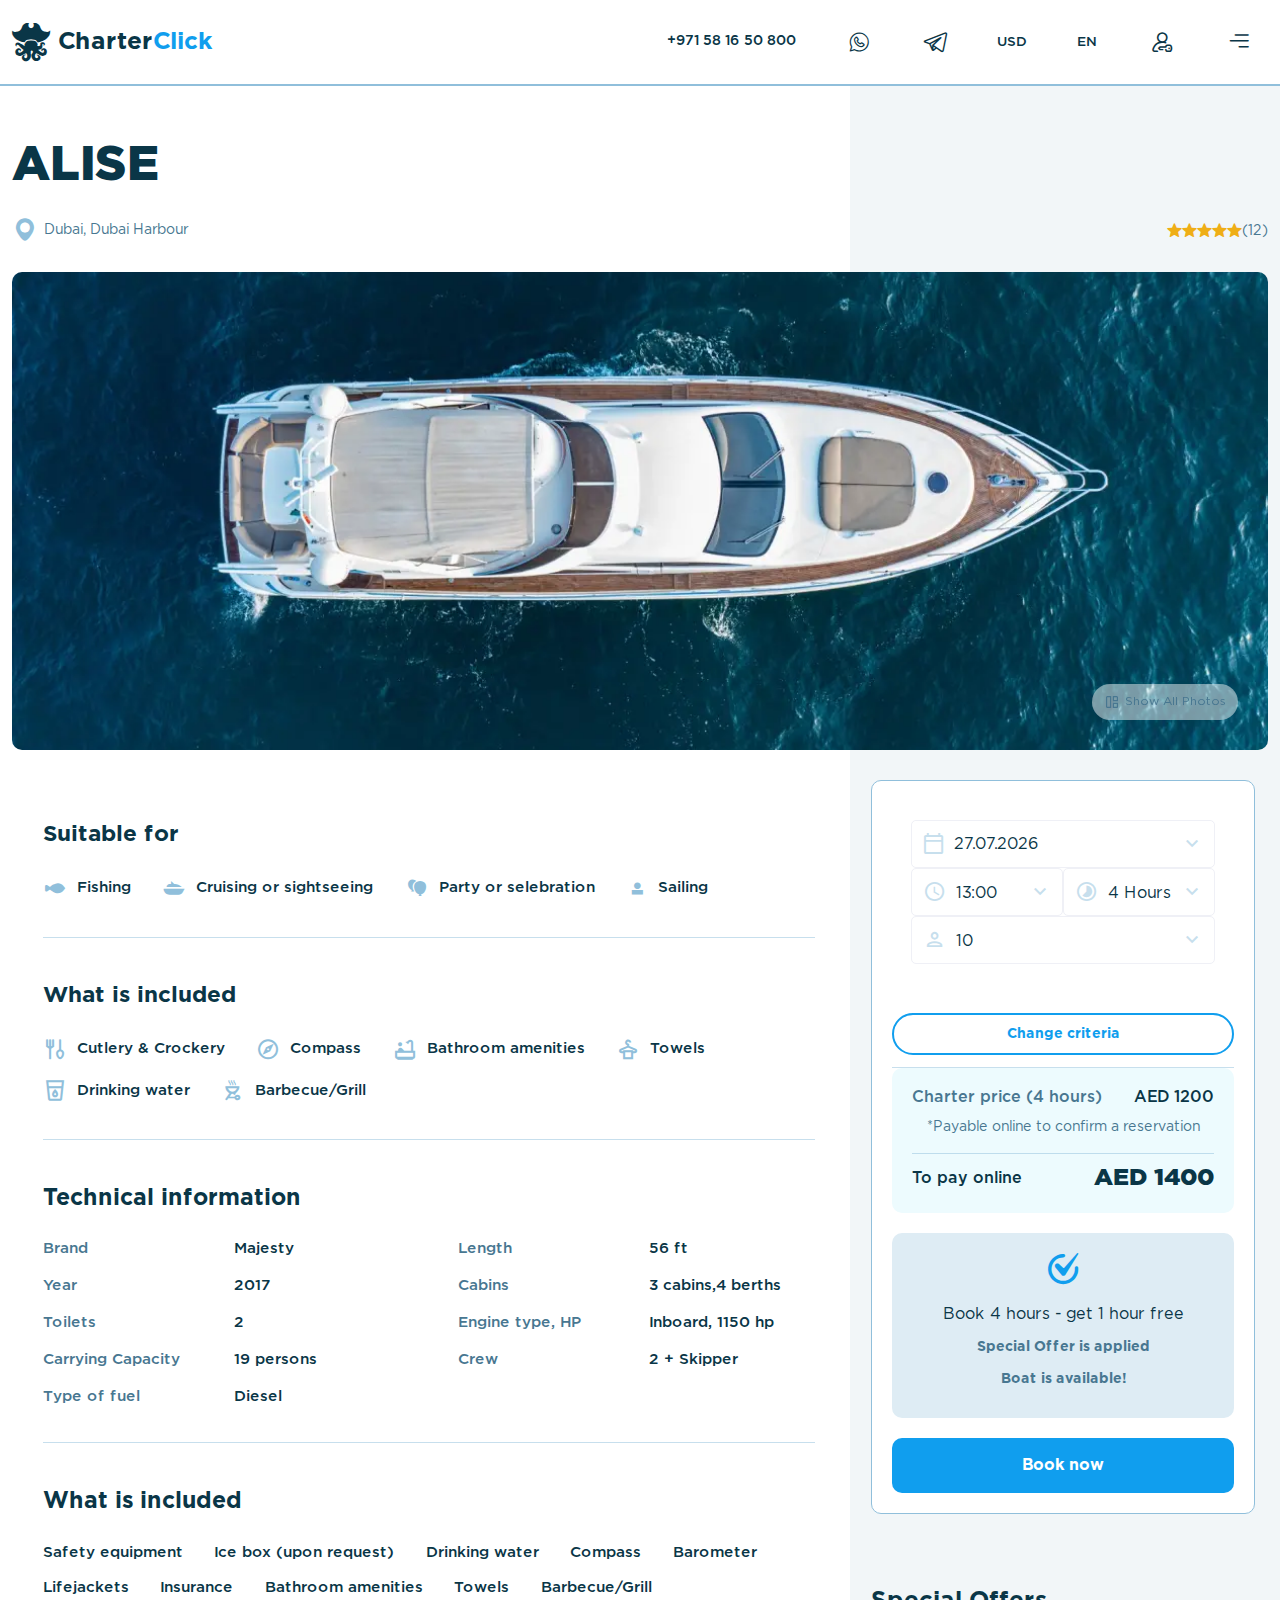
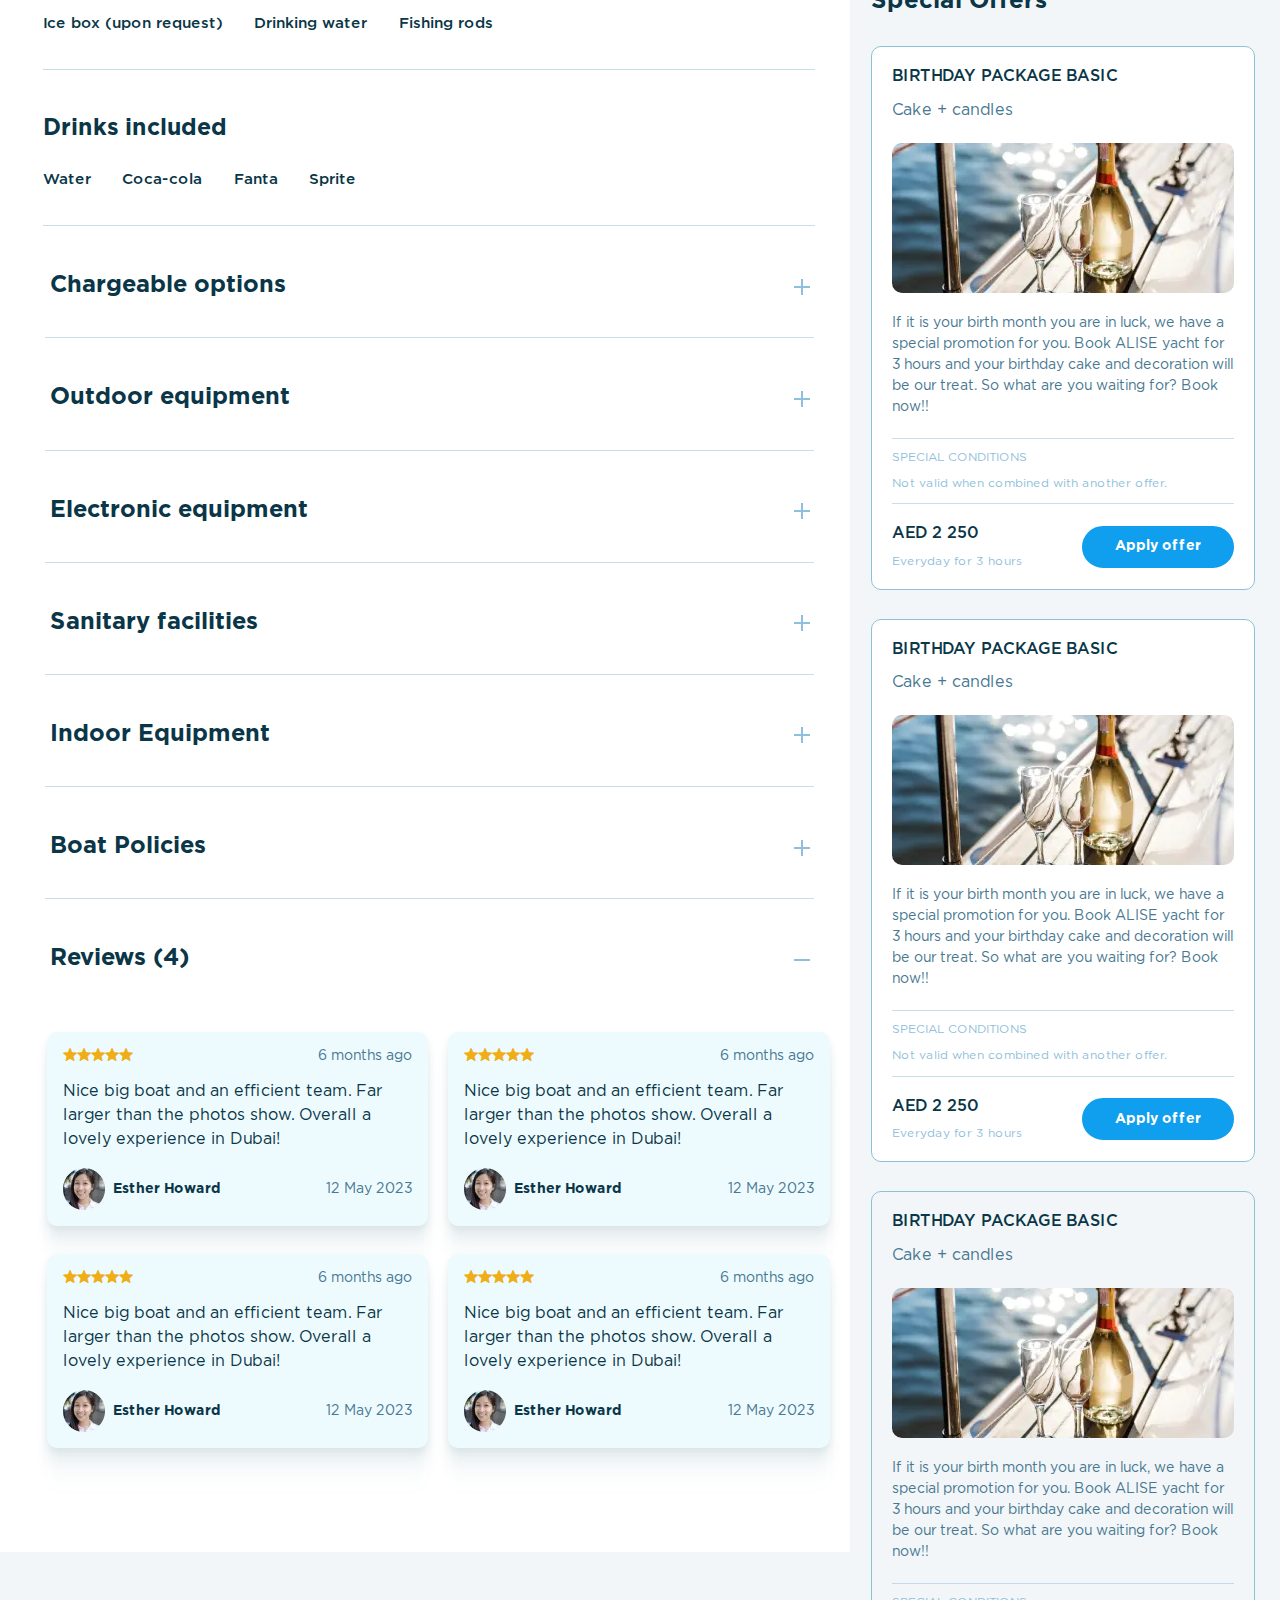
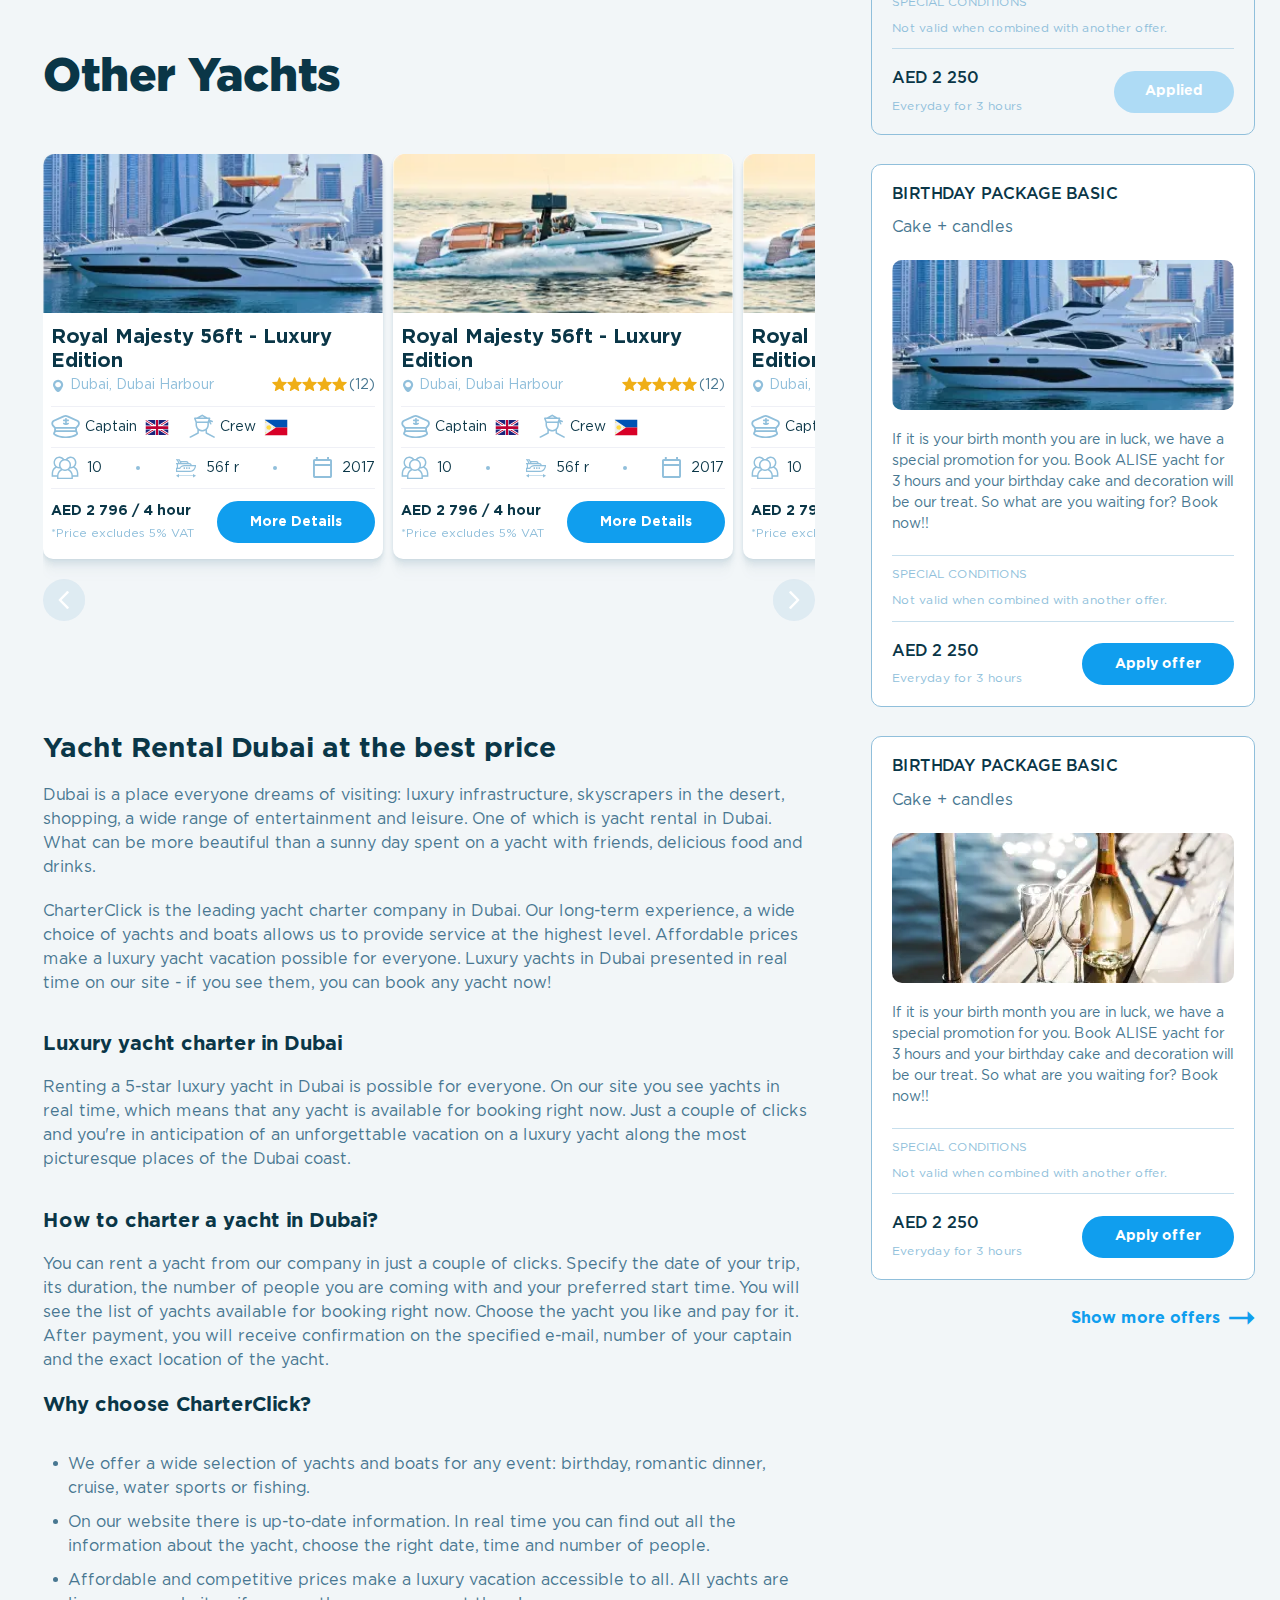
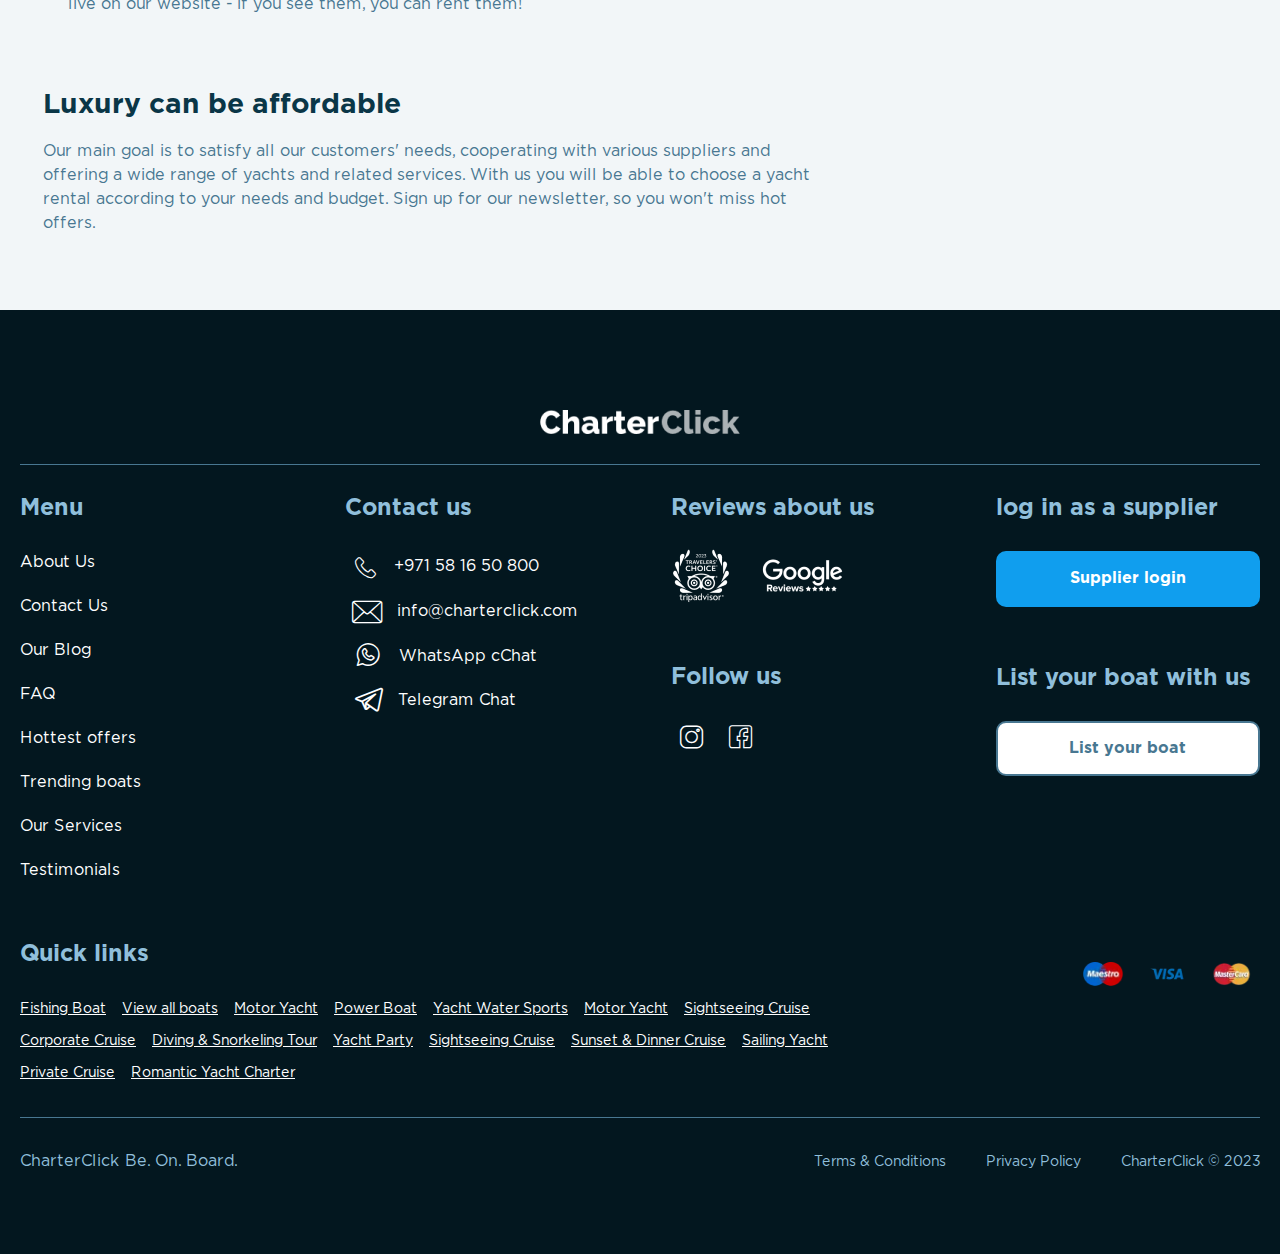
<file: yacht-card-selected.html>
<!doctype html>
<html lang="en">

<head>
	<title>Yacht card selected</title>
	<meta charset="UTF-8">
	<meta name="format-detection" content="telephone=no">
	<!-- <style>body{opacity: 0;}</style> -->
	<link rel="stylesheet" href="css/style.min.css?_v=20231024104316">
	<link rel="shortcut icon" href="favicon.ico">
	<!-- <meta name="robots" content="noindex, nofollow"> -->
	<meta name="viewport" content="width=device-width, initial-scale=1.0">
</head>

<body>
	<div data-scroll class="wrapper">
		<header data-scroll="90" data-scroll-show="500" class="header header-yacht" data-lp>
			<div class="header__container">
				<a href="index.html" class="header__logo"><span class="_icon-logo"></span><span>Charter</span><span>Click</span></a>
				<div class="header__menu menu">
					<nav class="menu__body">
						<ul class="menu__list" data-one-select>
							<li class="menu__item">
								<a href="tel:+971581650800" class="menu__link">+971 58 16 50 800</a>
							</li>
							<li class="menu__item">
								<a href="#" class="menu__whatsapp"><span class="_icon-whatsapp"></span></a>
							</li>
							<li class="menu__item">
								<a href="#" class="menu__telegram"><span class="_icon-telegram"></span></a>
							</li>
							<li class="menu__item">
								<select class="menu__type-monye" name="form[]" data-class-modif="form-type-monye">
									<option value="1" selected>usd</option>
									<option value="2">aeg</option>
								</select>
							</li>
							<li class="menu__item">
								<select class="menu__select-lang" name="form[]" data-class-modif="form-lang">
									<option value="1" selected>En</option>
									<option value="2">Ru</option>
								</select>
							</li>
							<li class="menu__item">
								<div class="menu__button _icon-log-in" data-show-modal>
									<div class="menu__actions" data-modal>
										<button type="button" data-popup="#popup-login" class="menu__log-in">
											log In
										</button>
										<button data-popup="#popup-register" type="button" class="menu__register">
											Register
										</button>
									</div>
								</div>
							</li>
						</ul>
					</nav>
					<nav class="menu__second">
						<div class="menu__burger-logo">
							<a href="index.html"><span class="_icon-logo"></span><span>Charter</span><span>Click</span></a>
						</div>
						<h3 class="menu__title">Menu</h3>
						<ul class="menu__second-list">
							<li>
								<a target="_blank" href="hottest-offers.html">Hottest offers</a>
							</li>
							<li>
								<a target="_blank" href="trending-boats.html">Trending boats</a>
							</li>
							<li>
								<a href="#">About Us</a>
							</li>
							<li>
								<a target="_blank" href="our-services.html">Our Services</a>
							</li>
							<li>
								<a target="_blank" href="confirmation.html">Register
								</a>
							</li>
							<li>
								<a target="_blank" href="faq.html">FAQ</a>
							</li>
							<li><a href="#">Testimonials</a></li>
							<li><a href="#">Our partners</a></li>
						</ul>
						<h3 class="menu__title menu__title--contact">
							Contact Us
						</h3>
						<ul class="menu__contacts-list list-contact">
							<li class="list-contact__item">
								<a href="mailto:info@charterclick.com" class="list-contact__link _icon-mail-icon">info@charterclick.com</a>
							</li>
							<li class="list-contact__item">
								<a href="tel:+971581650800" class="list-contact__link _icon-phone-icon">+971 58 16 50 800</a>
							</li>
							<li class="list-contact__item">
								<a href="#" class="list-contact__link _icon-whatsapp">WhatsApp Chat</a>
							</li>
							<li class="list-contact__item">
								<a href="#" class="list-contact__link _icon-telegram">Telegram Chat</a>
							</li>
						</ul>
						<h3 class="menu__title menu__title--follow">
							Follow Us
						</h3>
						<ul class="menu__social-list list-social">
							<li class="list-social__item">
								<a href="#" class="list-social__link _icon-instagram"></a>
							</li>
							<li class="list-social__item">
								<a href="#" class="list-social__link _icon-facebook"></a>
							</li>
						</ul>
					</nav>
					<button type="button" class="menu__icon _icon-burger-icon"></button>
				</div>
			</div>
		</header>
		<main class="yacht-card-selected">
			<section class="yacht-card-selected__main main-yacht-cadr">
				<div class="main-yacht-cadr__container">
					<h1>ALISE</h1>
					<div class="main-yacht-cadr__about">
						<p class="main-yacht-cadr__location">
							<span class="_icon-location"></span> Dubai,
							Dubai Harbour
						</p>
						<div class="main-yacht-cadr__stars-block">
							<ul class="main-yacht-cadr__stars-list">
								<li class="main-yacht-cadr__stars-link _icon-star"></li>
								<li class="main-yacht-cadr__stars-link _icon-star"></li>
								<li class="main-yacht-cadr__stars-link _icon-star"></li>
								<li class="main-yacht-cadr__stars-link _icon-star"></li>
								<li class="main-yacht-cadr__stars-link _icon-star"></li>
							</ul>
							<p>(12)</p>
						</div>
					</div>
					<div class="main-yacht-cadr__image">
						<picture><source srcset="img/yacht-card/image_01.webp" type="image/webp"><img src="img/yacht-card/image_01.jpg" alt="ship" /></picture>
						<button type="button" class="main-yacht-cadr__show-all-photos _icon-show-all-photo">
							Show All Photos
						</button>
						<div class="main-yacht-cadr__galery-page galery-page-yacht">
							<div class="galery-page-yacht__wrapper">
								<div class="galery-page-yacht__actions">
									<button type="button" class="galery-page-yacht__button _icon-button-arrow"></button>
								</div>
								<div data-gallery class="galery-page-yacht__item">
									<a href="img/yacht-card/image_01-1.jpg" class="galery-page-yacht__big-pictures">
										<div class="galery-page-yacht__big-image">
											<picture><source srcset="img/yacht-card/image_01-1.webp" type="image/webp"><img src="img/yacht-card/image_01-1.jpg" alt="Charter Click ship" /></picture>
										</div>
									</a>
									<a href="img/yacht-card/image_02.jpg" class="galery-page-yacht__small-pictures">
										<div class="galery-page-yacht__small-image">
											<picture><source srcset="img/yacht-card/image_02.webp" type="image/webp"><img src="img/yacht-card/image_02.jpg" alt="Charter Click ship" /></picture>
										</div>
									</a>
									<a href="img/yacht-card/image_03.jpg" class="galery-page-yacht__small-pictures">
										<div class="galery-page-yacht__small-image">
											<picture><source srcset="img/yacht-card/image_03.webp" type="image/webp"><img src="img/yacht-card/image_03.jpg" alt="Charter Click ship" /></picture>
										</div>
									</a>
									<a href="img/yacht-card/image_04.jpg" class="galery-page-yacht__big-pictures">
										<div class="galery-page-yacht__big-image">
											<picture><source srcset="img/yacht-card/image_04.webp" type="image/webp"><img src="img/yacht-card/image_04.jpg" alt="Charter Click ship" /></picture>
										</div>
									</a>
									<a href="img/yacht-card/image_05.jpg" class="galery-page-yacht__small-pictures">
										<div class="galery-page-yacht__small-image">
											<picture><source srcset="img/yacht-card/image_05.webp" type="image/webp"><img src="img/yacht-card/image_05.jpg" alt="Charter Click ship" /></picture>
										</div>
									</a>
									<a href="img/yacht-card/image_06.jpg" class="galery-page-yacht__small-pictures">
										<div class="galery-page-yacht__small-image">
											<picture><source srcset="img/yacht-card/image_06.webp" type="image/webp"><img src="img/yacht-card/image_06.jpg" alt="Charter Click ship" /></picture>
										</div>
									</a>
									<a href="img/yacht-card/image_07.jpg" class="galery-page-yacht__big-pictures">
										<div class="galery-page-yacht__big-image">
											<picture><source srcset="img/yacht-card/image_07.webp" type="image/webp"><img src="img/yacht-card/image_07.jpg" alt="Charter Click ship" /></picture>
										</div>
									</a>
									<a class="galery-page-yacht__small-pictures" href="img/yacht-card/image_08.jpg">
										<div class="galery-page-yacht__small-image">
											<picture><source srcset="img/yacht-card/image_08.webp" type="image/webp"><img src="img/yacht-card/image_08.jpg" alt="ship" /></picture>
										</div>
									</a>
									<a class="galery-page-yacht__small-pictures" href="img/yacht-card/image_09.jpg">
										<div class="galery-page-yacht__small-image">
											<picture><source srcset="img/yacht-card/image_09.webp" type="image/webp"><img src="img/yacht-card/image_09.jpg" alt="ship" /></picture>
										</div>
									</a>
									<a href="img/yacht-card/image_10.jpg" class="galery-page-yacht__big-pictures">
										<div class="galery-page-yacht__big-image">
											<picture><source srcset="img/yacht-card/image_10.webp" type="image/webp"><img src="img/yacht-card/image_10.jpg" alt="Charter Click ship" /></picture>
										</div>
									</a>
									<a href="img/yacht-card/image_11.jpg" class="galery-page-yacht__small-pictures">
										<div class="galery-page-yacht__small-image">
											<picture><source srcset="img/yacht-card/image_11.webp" type="image/webp"><img src="img/yacht-card/image_11.jpg" alt="Charter Click ship" /></picture>
										</div>
									</a>
									<a href="img/yacht-card/image_12.jpg" class="galery-page-yacht__small-pictures">
										<div class="galery-page-yacht__small-image">
											<picture><source srcset="img/yacht-card/image_12.webp" type="image/webp"><img src="img/yacht-card/image_12.jpg" alt="Charter Click ship" /></picture>
										</div>
									</a>
									<a href="img/yacht-card/image_13.jpg" class="galery-page-yacht__big-pictures">
										<div class="galery-page-yacht__big-image">
											<picture><source srcset="img/yacht-card/image_13.webp" type="image/webp"><img src="img/yacht-card/image_13.jpg" alt="Charter Click ship" /></picture>
										</div>
									</a>
								</div>
							</div>
						</div>
					</div>
				</div>
			</section>
			<section class="yacht-card-selected__wrapper">
				<div class="yacht-card-selected__body body-yacht-card">
					<div class="body-yacht-card__about-ship">
						<div class="body-yacht-card__team">
							<div class="body-yacht-card__team-block">
								<div class="body-yacht-card__crew _icon-captain">
									2 Crew<span><img src="img/main-page/hottest/flage-cz.svg" alt="flage" /></span>
								</div>
								<div class="body-yacht-card__decore"></div>
								<div class="body-yacht-card__crew _icon-crew">
									Captain<span><img src="img/main-page/hottest/flage-gb.svg" alt="flage" /></span>
								</div>
							</div>
						</div>
						<div class="body-yacht-card__ship-info">
							<div class="body-yacht-card__ship-block">
								<p class="body-yacht-card__item _icon-guest-people">
									Guests<span>10</span>
								</p>
								<div class="body-yacht-card__decore"></div>
								<p class="body-yacht-card__item _icon-lenght-ship">
									Lenght<span>56 ft</span>
								</p>
								<div class="body-yacht-card__decore"></div>
								<p class="body-yacht-card__item _icon-calendar">
									Year<span>2017</span>
								</p>
							</div>
						</div>
						<div class="body-yacht-card__suitable">
							<div class="body-yacht-card__suitable-block">
								<h3>Suitable for</h3>
								<ul>
									<li class="_icon-fishing">Fishing</li>
									<li class="_icon-cruising">
										Cruising or sightseeing
									</li>
									<li class="_icon-party">
										Party or selebration
									</li>
									<li class="_icon-sailing">Sailing</li>
								</ul>
							</div>
						</div>
						<div class="body-yacht-card__suitable">
							<div class="body-yacht-card__suitable-block">
								<h3>What is included</h3>
								<ul>
									<li class="_icon-crockery">
										Cutlery & Crockery
									</li>
									<li class="_icon-compass">Compass</li>
									<li class="_icon-bathroom">
										Bathroom amenities
									</li>
									<li class="_icon-dry-cleaning">
										Towels
									</li>
									<li class="_icon-drink-water">
										Drinking water
									</li>
									<li class="_icon-grill">
										Barbecue/Grill
									</li>
								</ul>
							</div>
						</div>
						<div class="body-yacht-card__technical-info">
							<div class="body-yacht-card__technical-block">
								<h3>Technical information</h3>
								<ul>
									<li>
										<p>Brand</p>
										<span>Majesty</span>
									</li>
									<li>
										<p>Length</p>
										<span>56 ft</span>
									</li>
									<li>
										<p>Year</p>
										<span>2017</span>
									</li>
									<li>
										<p>Cabins</p>
										<span>3 cabins,4 berths</span>
									</li>
									<li>
										<p>Toilets</p>
										<span>2</span>
									</li>
									<li>
										<p>Engine type, HP</p>
										<span>Inboard, 1150 hp</span>
									</li>
									<li>
										<p>Carrying Capacity</p>
										<span>19 persons</span>
									</li>
									<li>
										<p>Crew</p>
										<span>2 + Skipper</span>
									</li>
									<li>
										<p>Type of fuel</p>
										<span>Diesel</span>
									</li>
								</ul>
							</div>
						</div>
						<div class="body-yacht-card__included">
							<div class="body-yacht-card__included-block">
								<h3>What is included</h3>
								<ul>
									<li>Safety equipment</li>
									<li>Ice box (upon request)</li>
									<li>Drinking water</li>
									<li>Compass</li>
									<li>Barometer</li>
									<li>Lifejackets</li>
									<li>Insurance</li>
									<li>Bathroom amenities</li>
									<li>Towels</li>
									<li>Barbecue/Grill</li>
									<li>Ice box (upon request)</li>
									<li>Drinking water</li>
									<li>Fishing rods</li>
								</ul>
							</div>
						</div>
						<div class="body-yacht-card__drinks">
							<div class="body-yacht-card__drinks-block">
								<h3>Drinks included</h3>
								<ul>
									<li>Water</li>
									<li>Coca-cola</li>
									<li>Fanta</li>
									<li>Sprite</li>
								</ul>
							</div>
						</div>
						<!-- New spollers -->
						<div data-spollers class="body-yacht-card__spollers">
							<div class="body-yacht-card__spoller-item">
								<button type="button" data-spoller class="body-yacht-card__title">Chargeable options <span></span></button>
								<div class="body-yacht-card__body">
									<ul class="body-yacht-card__list-option">
										<li>Bimini top</li>
										<li>Bathing ladder</li>
										<li>Bar counter</li>
										<li>Bow sundeck</li>
										<li>Aft sundeck</li>
										<li>Tanning area</li>
										<li>Deck shower</li>
										<li>Sun beds</li>
										<li>Bow thruster</li>
										<li>Sprayhood</li>
										<li>Electric anchor windlass</li>
										<li>Electric winch</li>
										<li>Bathing platform</li>
										<li>Anchor</li>
										<li>Cockpit stern</li>
										<li>Cockpit table</li>
										<li>Fenders</li>
										<li>Mooring equipment</li>
										<li>Winch Handle</li>
										<li>Cockpit helm</li>
										<li>Fridge</li>
										<li>Hydraulic Gangway</li>
										<li>Ice maker</li>
										<li>Flybridge</li>
										<li>Cockpit speakers</li>
									</ul>
								</div>
							</div>
							<div class="body-yacht-card__spoller-item">
								<button type="button" data-spoller class="body-yacht-card__title">Outdoor equipment<span></span></button>
								<div class="body-yacht-card__body">
									<ul class="body-yacht-card__list-option">
										<li>Bimini top</li>
										<li>Bathing ladder</li>
										<li>Bar counter</li>
										<li>Bow sundeck</li>
										<li>Aft sundeck</li>
										<li>Tanning area</li>
										<li>Deck shower</li>
										<li>Sun beds</li>
										<li>Bow thruster</li>
										<li>Sprayhood</li>
										<li>Electric anchor windlass</li>
										<li>Electric winch</li>
										<li>Bathing platform</li>
										<li>Anchor</li>
										<li>Cockpit stern</li>
										<li>Cockpit table</li>
										<li>Fenders</li>
										<li>Mooring equipment</li>
										<li>Winch Handle</li>
										<li>Cockpit helm</li>
										<li>Fridge</li>
										<li>Hydraulic Gangway</li>
										<li>Ice maker</li>
										<li>Flybridge</li>
										<li>Cockpit speakers</li>
									</ul>
								</div>
							</div>
							<div class="body-yacht-card__spoller-item">
								<button type="button" data-spoller class="body-yacht-card__title">Electronic equipment <span></span></button>
								<div class="body-yacht-card__body">
									<ul class="body-yacht-card__list-option">
										<li>Bimini top</li>
										<li>Bathing ladder</li>
										<li>Bar counter</li>
										<li>Bow sundeck</li>
										<li>Aft sundeck</li>
										<li>Tanning area</li>
										<li>Deck shower</li>
										<li>Sun beds</li>
										<li>Bow thruster</li>
										<li>Sprayhood</li>
										<li>Electric anchor windlass</li>
										<li>Electric winch</li>
										<li>Bathing platform</li>
										<li>Anchor</li>
										<li>Cockpit stern</li>
										<li>Cockpit table</li>
										<li>Fenders</li>
										<li>Mooring equipment</li>
										<li>Winch Handle</li>
										<li>Cockpit helm</li>
										<li>Fridge</li>
										<li>Hydraulic Gangway</li>
										<li>Ice maker</li>
										<li>Flybridge</li>
										<li>Cockpit speakers</li>
									</ul>
								</div>
							</div>
							<div class="body-yacht-card__spoller-item">
								<button type="button" data-spoller class="body-yacht-card__title">Sanitary facilities <span></span></button>
								<div class="body-yacht-card__body">
									<ul class="body-yacht-card__list-option">
										<li>Bimini top</li>
										<li>Bathing ladder</li>
										<li>Bar counter</li>
										<li>Bow sundeck</li>
										<li>Aft sundeck</li>
										<li>Tanning area</li>
										<li>Deck shower</li>
										<li>Sun beds</li>
										<li>Bow thruster</li>
										<li>Sprayhood</li>
										<li>Electric anchor windlass</li>
										<li>Electric winch</li>
										<li>Bathing platform</li>
										<li>Anchor</li>
										<li>Cockpit stern</li>
										<li>Cockpit table</li>
										<li>Fenders</li>
										<li>Mooring equipment</li>
										<li>Winch Handle</li>
										<li>Cockpit helm</li>
										<li>Fridge</li>
										<li>Hydraulic Gangway</li>
										<li>Ice maker</li>
										<li>Flybridge</li>
										<li>Cockpit speakers</li>
									</ul>
								</div>
							</div>
							<div class="body-yacht-card__spoller-item">
								<button type="button" data-spoller class="body-yacht-card__title">Indoor Equipment <span></span></button>
								<div class="body-yacht-card__body">
									<ul class="body-yacht-card__list-option">
										<li>Bimini top</li>
										<li>Bathing ladder</li>
										<li>Bar counter</li>
										<li>Bow sundeck</li>
										<li>Aft sundeck</li>
										<li>Tanning area</li>
										<li>Deck shower</li>
										<li>Sun beds</li>
										<li>Bow thruster</li>
										<li>Sprayhood</li>
										<li>Electric anchor windlass</li>
										<li>Electric winch</li>
										<li>Bathing platform</li>
										<li>Anchor</li>
										<li>Cockpit stern</li>
										<li>Cockpit table</li>
										<li>Fenders</li>
										<li>Mooring equipment</li>
										<li>Winch Handle</li>
										<li>Cockpit helm</li>
										<li>Fridge</li>
										<li>Hydraulic Gangway</li>
										<li>Ice maker</li>
										<li>Flybridge</li>
										<li>Cockpit speakers</li>
									</ul>
								</div>
							</div>
							<div class="body-yacht-card__spoller-item">
								<button type="button" data-spoller class="body-yacht-card__title">Boat Policies <span></span></button>
								<div class="body-yacht-card__body">
									<ul class="body-yacht-card__list-option">
										<li>Bimini top</li>
										<li>Bathing ladder</li>
										<li>Bar counter</li>
										<li>Bow sundeck</li>
										<li>Aft sundeck</li>
										<li>Tanning area</li>
										<li>Deck shower</li>
										<li>Sun beds</li>
										<li>Bow thruster</li>
										<li>Sprayhood</li>
										<li>Electric anchor windlass</li>
										<li>Electric winch</li>
										<li>Bathing platform</li>
										<li>Anchor</li>
										<li>Cockpit stern</li>
										<li>Cockpit table</li>
										<li>Fenders</li>
										<li>Mooring equipment</li>
										<li>Winch Handle</li>
										<li>Cockpit helm</li>
										<li>Fridge</li>
										<li>Hydraulic Gangway</li>
										<li>Ice maker</li>
										<li>Flybridge</li>
										<li>Cockpit speakers</li>
									</ul>
								</div>
							</div>
							<div class="body-yacht-card__spoller-item">
								<button type="button" data-spoller data-open class="body-yacht-card__title">Reviews (4) <span></span></button>
								<div class="body-yacht-card__testination testination">
									<div class="testination__spollers-wrapper">
										<div class="testination__wrapper">
											<article class="testination__article article-testination">
												<div class="article-testination__top">
													<ul class="article-testination__rating">
														<li class="article-testination__item _icon-star"></li>
														<li class="article-testination__item _icon-star"></li>
														<li class="article-testination__item _icon-star"></li>
														<li class="article-testination__item _icon-star"></li>
														<li class="article-testination__item _icon-star"></li>
													</ul>
													<p>6 months ago</p>
												</div>
												<div class="article-testination__body">
													<p>
														Nice big boat and an
														efficient team. Far
														larger than the
														photos show. Overall
														a lovely experience
														in Dubai!
													</p>
												</div>
												<div class="article-testination__users-block">
													<a href="#">
														<div>
															<picture><source srcset="img/testination/image-01.webp" type="image/webp"><img src="img/testination/image-01.png" alt="user" /></picture>
														</div>
														<h4>
															Esther Howard
														</h4>
													</a>
													<p>12 May 2023</p>
												</div>
											</article>
											<article class="testination__article article-testination">
												<div class="article-testination__top">
													<ul class="article-testination__rating">
														<li class="article-testination__item _icon-star"></li>
														<li class="article-testination__item _icon-star"></li>
														<li class="article-testination__item _icon-star"></li>
														<li class="article-testination__item _icon-star"></li>
														<li class="article-testination__item _icon-star"></li>
													</ul>
													<p>6 months ago</p>
												</div>
												<div class="article-testination__body">
													<p>
														Nice big boat and an
														efficient team. Far
														larger than the
														photos show. Overall
														a lovely experience
														in Dubai!
													</p>
												</div>
												<div class="article-testination__users-block">
													<a href="#">
														<div>
															<picture><source srcset="img/testination/image-01.webp" type="image/webp"><img src="img/testination/image-01.png" alt="user" /></picture>
														</div>
														<h4>
															Esther Howard
														</h4>
													</a>
													<p>12 May 2023</p>
												</div>
											</article>
											<article class="testination__article article-testination">
												<div class="article-testination__top">
													<ul class="article-testination__rating">
														<li class="article-testination__item _icon-star"></li>
														<li class="article-testination__item _icon-star"></li>
														<li class="article-testination__item _icon-star"></li>
														<li class="article-testination__item _icon-star"></li>
														<li class="article-testination__item _icon-star"></li>
													</ul>
													<p>6 months ago</p>
												</div>
												<div class="article-testination__body">
													<p>
														Nice big boat and an
														efficient team. Far
														larger than the
														photos show. Overall
														a lovely experience
														in Dubai!
													</p>
												</div>
												<div class="article-testination__users-block">
													<a href="#">
														<div>
															<picture><source srcset="img/testination/image-01.webp" type="image/webp"><img src="img/testination/image-01.png" alt="user" /></picture>
														</div>
														<h4>
															Esther Howard
														</h4>
													</a>
													<p>12 May 2023</p>
												</div>
											</article>
											<article class="testination__article article-testination">
												<div class="article-testination__top">
													<ul class="article-testination__rating">
														<li class="article-testination__item _icon-star"></li>
														<li class="article-testination__item _icon-star"></li>
														<li class="article-testination__item _icon-star"></li>
														<li class="article-testination__item _icon-star"></li>
														<li class="article-testination__item _icon-star"></li>
													</ul>
													<p>6 months ago</p>
												</div>
												<div class="article-testination__body">
													<p>
														Nice big boat and an
														efficient team. Far
														larger than the
														photos show. Overall
														a lovely experience
														in Dubai!
													</p>
												</div>
												<div class="article-testination__users-block">
													<a href="#">
														<div>
															<picture><source srcset="img/testination/image-01.webp" type="image/webp"><img src="img/testination/image-01.png" alt="user" /></picture>
														</div>
														<h4>
															Esther Howard
														</h4>
													</a>
													<p>12 May 2023</p>
												</div>
											</article>
										</div>
									</div>
								</div>
							</div>
						</div>
						<!-- Old spollers -->
						<!-- <div data-spollers class="body-yacht-card__spollers spollers">
                                <details class="body-yacht-card__spoller-item">
                                    <summary class="body-yacht-card__title">
                                        Chargeable options <span></span>
                                    </summary>
                                    <div class="body-yacht-card__body">
                                        <ul
                                            class="body-yacht-card__list-option"
                                        >
                                            <li>Bimini top</li>
                                            <li>Bathing ladder</li>
                                            <li>Bar counter</li>
                                            <li>Bow sundeck</li>
                                            <li>Aft sundeck</li>
                                            <li>Tanning area</li>
                                            <li>Deck shower</li>
                                            <li>Sun beds</li>
                                            <li>Bow thruster</li>
                                            <li>Sprayhood</li>
                                            <li>Electric anchor windlass</li>
                                            <li>Electric winch</li>
                                            <li>Bathing platform</li>
                                            <li>Anchor</li>
                                            <li>Cockpit stern</li>
                                            <li>Cockpit table</li>
                                            <li>Fenders</li>
                                            <li>Mooring equipment</li>
                                            <li>Winch Handle</li>
                                            <li>Cockpit helm</li>
                                            <li>Fridge</li>
                                            <li>Hydraulic Gangway</li>
                                            <li>Ice maker</li>
                                            <li>Flybridge</li>
                                            <li>Cockpit speakers</li>
                                        </ul>
                                    </div>
                                </details>
                                <details class="body-yacht-card__spoller-item">
                                    <summary class="body-yacht-card__title">
                                        Outdoor equipment <span></span>
                                    </summary>
                                    <div class="body-yacht-card__body">
                                        <ul
                                            class="body-yacht-card__list-option"
                                        >
                                            <li>Bimini top</li>
                                            <li>Bathing ladder</li>
                                            <li>Bar counter</li>
                                            <li>Bow sundeck</li>
                                            <li>Aft sundeck</li>
                                            <li>Tanning area</li>
                                            <li>Deck shower</li>
                                            <li>Sun beds</li>
                                            <li>Bow thruster</li>
                                            <li>Sprayhood</li>
                                            <li>Electric anchor windlass</li>
                                            <li>Electric winch</li>
                                            <li>Bathing platform</li>
                                            <li>Anchor</li>
                                            <li>Cockpit stern</li>
                                            <li>Cockpit table</li>
                                            <li>Fenders</li>
                                            <li>Mooring equipment</li>
                                            <li>Winch Handle</li>
                                            <li>Cockpit helm</li>
                                            <li>Fridge</li>
                                            <li>Hydraulic Gangway</li>
                                            <li>Ice maker</li>
                                            <li>Flybridge</li>
                                            <li>Cockpit speakers</li>
                                        </ul>
                                    </div>
                                </details>
                                <details class="body-yacht-card__spoller-item">
                                    <summary class="body-yacht-card__title">
                                        Electronic equipment<span></span>
                                    </summary>
                                    <div class="body-yacht-card__body">
                                        <ul
                                            class="body-yacht-card__list-option"
                                        >
                                            <li>Bimini top</li>
                                            <li>Bathing ladder</li>
                                            <li>Bar counter</li>
                                            <li>Bow sundeck</li>
                                            <li>Aft sundeck</li>
                                            <li>Tanning area</li>
                                            <li>Deck shower</li>
                                            <li>Sun beds</li>
                                            <li>Bow thruster</li>
                                            <li>Sprayhood</li>
                                            <li>Electric anchor windlass</li>
                                            <li>Electric winch</li>
                                            <li>Bathing platform</li>
                                            <li>Anchor</li>
                                            <li>Cockpit stern</li>
                                            <li>Cockpit table</li>
                                            <li>Fenders</li>
                                            <li>Mooring equipment</li>
                                            <li>Winch Handle</li>
                                            <li>Cockpit helm</li>
                                            <li>Fridge</li>
                                            <li>Hydraulic Gangway</li>
                                            <li>Ice maker</li>
                                            <li>Flybridge</li>
                                            <li>Cockpit speakers</li>
                                        </ul>
                                    </div>
                                </details>
                                <details class="body-yacht-card__spoller-item">
                                    <summary class="body-yacht-card__title">
                                        Sanitary facilities <span></span>
                                    </summary>
                                    <div class="body-yacht-card__body">
                                        <ul
                                            class="body-yacht-card__list-option"
                                        >
                                            <li>Bimini top</li>
                                            <li>Bathing ladder</li>
                                            <li>Bar counter</li>
                                            <li>Bow sundeck</li>
                                            <li>Aft sundeck</li>
                                            <li>Tanning area</li>
                                            <li>Deck shower</li>
                                            <li>Sun beds</li>
                                            <li>Bow thruster</li>
                                            <li>Sprayhood</li>
                                            <li>Electric anchor windlass</li>
                                            <li>Electric winch</li>
                                            <li>Bathing platform</li>
                                            <li>Anchor</li>
                                            <li>Cockpit stern</li>
                                            <li>Cockpit table</li>
                                            <li>Fenders</li>
                                            <li>Mooring equipment</li>
                                            <li>Winch Handle</li>
                                            <li>Cockpit helm</li>
                                            <li>Fridge</li>
                                            <li>Hydraulic Gangway</li>
                                            <li>Ice maker</li>
                                            <li>Flybridge</li>
                                            <li>Cockpit speakers</li>
                                        </ul>
                                    </div>
                                </details>
                                <details class="body-yacht-card__spoller-item">
                                    <summary class="body-yacht-card__title">
                                        Indoor Equipment<span></span>
                                    </summary>
                                    <div class="body-yacht-card__body">
                                        <ul
                                            class="body-yacht-card__list-option"
                                        >
                                            <li>Bimini top</li>
                                            <li>Bathing ladder</li>
                                            <li>Bar counter</li>
                                            <li>Bow sundeck</li>
                                            <li>Aft sundeck</li>
                                            <li>Tanning area</li>
                                            <li>Deck shower</li>
                                            <li>Sun beds</li>
                                            <li>Bow thruster</li>
                                            <li>Sprayhood</li>
                                            <li>Electric anchor windlass</li>
                                            <li>Electric winch</li>
                                            <li>Bathing platform</li>
                                            <li>Anchor</li>
                                            <li>Cockpit stern</li>
                                            <li>Cockpit table</li>
                                            <li>Fenders</li>
                                            <li>Mooring equipment</li>
                                            <li>Winch Handle</li>
                                            <li>Cockpit helm</li>
                                            <li>Fridge</li>
                                            <li>Hydraulic Gangway</li>
                                            <li>Ice maker</li>
                                            <li>Flybridge</li>
                                            <li>Cockpit speakers</li>
                                        </ul>
                                    </div>
                                </details>
                                <details class="body-yacht-card__spoller-item">
                                    <summary class="body-yacht-card__title">
                                        Boat Policies <span></span>
                                    </summary>
                                    <div class="body-yacht-card__body">
                                        <ul
                                            class="body-yacht-card__list-option"
                                        >
                                            <li>Bimini top</li>
                                            <li>Bathing ladder</li>
                                            <li>Bar counter</li>
                                            <li>Bow sundeck</li>
                                            <li>Aft sundeck</li>
                                            <li>Tanning area</li>
                                            <li>Deck shower</li>
                                            <li>Sun beds</li>
                                            <li>Bow thruster</li>
                                            <li>Sprayhood</li>
                                            <li>Electric anchor windlass</li>
                                            <li>Electric winch</li>
                                            <li>Bathing platform</li>
                                            <li>Anchor</li>
                                            <li>Cockpit stern</li>
                                            <li>Cockpit table</li>
                                            <li>Fenders</li>
                                            <li>Mooring equipment</li>
                                            <li>Winch Handle</li>
                                            <li>Cockpit helm</li>
                                            <li>Fridge</li>
                                            <li>Hydraulic Gangway</li>
                                            <li>Ice maker</li>
                                            <li>Flybridge</li>
                                            <li>Cockpit speakers</li>
                                        </ul>
                                    </div>
                                </details>
                                <details
                                    data-open
                                    class="body-yacht-card__spoller-item"
                                >
                                    <summary class="body-yacht-card__title">
                                        Reviews (4) <span></span>
                                    </summary>
                                    <div
                                        class="body-yacht-card__testination testination"
                                    >
                                        <div
                                            class="testination__spollers-wrapper"
                                        >
                                            <div class="testination__wrapper">
                                                <article
                                                    class="testination__article article-testination"
                                                >
                                                    <div
                                                        class="article-testination__top"
                                                    >
                                                        <ul
                                                            class="article-testination__rating"
                                                        >
                                                            <li
                                                                class="article-testination__item _icon-star"
                                                            ></li>
                                                            <li
                                                                class="article-testination__item _icon-star"
                                                            ></li>
                                                            <li
                                                                class="article-testination__item _icon-star"
                                                            ></li>
                                                            <li
                                                                class="article-testination__item _icon-star"
                                                            ></li>
                                                            <li
                                                                class="article-testination__item _icon-star"
                                                            ></li>
                                                        </ul>
                                                        <p>6 months ago</p>
                                                    </div>
                                                    <div
                                                        class="article-testination__body"
                                                    >
                                                        <p>
                                                            Nice big boat and an
                                                            efficient team. Far
                                                            larger than the
                                                            photos show. Overall
                                                            a lovely experience
                                                            in Dubai!
                                                        </p>
                                                    </div>
                                                    <div
                                                        class="article-testination__users-block"
                                                    >
                                                        <a href="#">
                                                            <div>
                                                                <img
                                                                    src="img/testination/image-01.png"
                                                                    alt="user"
                                                                />
                                                            </div>
                                                            <h4>
                                                                Esther Howard
                                                            </h4>
                                                        </a>
                                                        <p>12 May 2023</p>
                                                    </div>
                                                </article>
                                                <article
                                                    class="testination__article article-testination"
                                                >
                                                    <div
                                                        class="article-testination__top"
                                                    >
                                                        <ul
                                                            class="article-testination__rating"
                                                        >
                                                            <li
                                                                class="article-testination__item _icon-star"
                                                            ></li>
                                                            <li
                                                                class="article-testination__item _icon-star"
                                                            ></li>
                                                            <li
                                                                class="article-testination__item _icon-star"
                                                            ></li>
                                                            <li
                                                                class="article-testination__item _icon-star"
                                                            ></li>
                                                            <li
                                                                class="article-testination__item _icon-star"
                                                            ></li>
                                                        </ul>
                                                        <p>6 months ago</p>
                                                    </div>
                                                    <div
                                                        class="article-testination__body"
                                                    >
                                                        <p>
                                                            Nice big boat and an
                                                            efficient team. Far
                                                            larger than the
                                                            photos show. Overall
                                                            a lovely experience
                                                            in Dubai!
                                                        </p>
                                                    </div>
                                                    <div
                                                        class="article-testination__users-block"
                                                    >
                                                        <a href="#">
                                                            <div>
                                                                <img
                                                                    src="img/testination/image-01.png"
                                                                    alt="user"
                                                                />
                                                            </div>
                                                            <h4>
                                                                Esther Howard
                                                            </h4>
                                                        </a>
                                                        <p>12 May 2023</p>
                                                    </div>
                                                </article>
                                                <article
                                                    class="testination__article article-testination"
                                                >
                                                    <div
                                                        class="article-testination__top"
                                                    >
                                                        <ul
                                                            class="article-testination__rating"
                                                        >
                                                            <li
                                                                class="article-testination__item _icon-star"
                                                            ></li>
                                                            <li
                                                                class="article-testination__item _icon-star"
                                                            ></li>
                                                            <li
                                                                class="article-testination__item _icon-star"
                                                            ></li>
                                                            <li
                                                                class="article-testination__item _icon-star"
                                                            ></li>
                                                            <li
                                                                class="article-testination__item _icon-star"
                                                            ></li>
                                                        </ul>
                                                        <p>6 months ago</p>
                                                    </div>
                                                    <div
                                                        class="article-testination__body"
                                                    >
                                                        <p>
                                                            Nice big boat and an
                                                            efficient team. Far
                                                            larger than the
                                                            photos show. Overall
                                                            a lovely experience
                                                            in Dubai!
                                                        </p>
                                                    </div>
                                                    <div
                                                        class="article-testination__users-block"
                                                    >
                                                        <a href="#">
                                                            <div>
                                                                <img
                                                                    src="img/testination/image-01.png"
                                                                    alt="user"
                                                                />
                                                            </div>
                                                            <h4>
                                                                Esther Howard
                                                            </h4>
                                                        </a>
                                                        <p>12 May 2023</p>
                                                    </div>
                                                </article>
                                                <article
                                                    class="testination__article article-testination"
                                                >
                                                    <div
                                                        class="article-testination__top"
                                                    >
                                                        <ul
                                                            class="article-testination__rating"
                                                        >
                                                            <li
                                                                class="article-testination__item _icon-star"
                                                            ></li>
                                                            <li
                                                                class="article-testination__item _icon-star"
                                                            ></li>
                                                            <li
                                                                class="article-testination__item _icon-star"
                                                            ></li>
                                                            <li
                                                                class="article-testination__item _icon-star"
                                                            ></li>
                                                            <li
                                                                class="article-testination__item _icon-star"
                                                            ></li>
                                                        </ul>
                                                        <p>6 months ago</p>
                                                    </div>
                                                    <div
                                                        class="article-testination__body"
                                                    >
                                                        <p>
                                                            Nice big boat and an
                                                            efficient team. Far
                                                            larger than the
                                                            photos show. Overall
                                                            a lovely experience
                                                            in Dubai!
                                                        </p>
                                                    </div>
                                                    <div
                                                        class="article-testination__users-block"
                                                    >
                                                        <a href="#">
                                                            <div>
                                                                <img
                                                                    src="img/testination/image-01.png"
                                                                    alt="user"
                                                                />
                                                            </div>
                                                            <h4>
                                                                Esther Howard
                                                            </h4>
                                                        </a>
                                                        <p>12 May 2023</p>
                                                    </div>
                                                </article>
                                            </div>
                                        </div>
                                    </div>
                                </details>
                            </div> -->
					</div>
					<div class="body-yacht-card__trending trending">
						<div class="trending__top">
							<h2>Other Yachts</h2>
							<div class="trending__action">
								<a href="#" class="trending__show-more show-more _icon-big-arrow">View All Yacht</a>
							</div>
						</div>
						<!-- Оболочка слайдера -->
						<div class="trending__slider swiper">
							<!-- Двигающееся часть слайдера -->
							<div class="trending__wrapper swiper-wrapper">
								<!-- Слайд -->
								<div class="trending__slide swiper-slide">
									<div class="trending__card card-ship">
										<a href="#" class="card-ship__image">
											<picture><source srcset="img/main-page/hottest/image-01.webp" type="image/webp"><img src="img/main-page/hottest/image-01.png" alt="image" /></picture>
										</a>
										<div class="card-ship__wrapper">
											<div class="card-ship__info">
												<a href="#" class="card-ship__title">
													Royal Majesty 56ft -
													Luxury Edition
												</a>
												<div class="card-ship__locations">
													<p class="card-ship__location">
														<span class="card-ship__icon _icon-location"></span>
														Dubai, Dubai Harbour
													</p>
													<div class="card-ship__testination">
														<ul class="card-ship__star-list">
															<li class="card-ship__star-item _icon-star"></li>
															<li class="card-ship__star-item _icon-star"></li>
															<li class="card-ship__star-item _icon-star"></li>
															<li class="card-ship__star-item _icon-star"></li>
															<li class="card-ship__star-item _icon-star"></li>
														</ul>
														<p class="card-ship__test-number">
															(12)
														</p>
													</div>
												</div>
											</div>
											<div class="card-ship__team">
												<p class="card-ship__crew _icon-captain">
													Captain
													<span><img src="img/main-page/hottest/flage-gb.svg" alt="flage" /></span>
												</p>
												<p class="card-ship__crew _icon-crew">
													Crew
													<span><img src="img/main-page/hottest/flage-cz.svg" alt="flage" /></span>
												</p>
											</div>
											<div class="card-ship__about-ship">
												<p class="card-ship__item _icon-guest-people">
													10
												</p>
												<div class="card-ship__decore"></div>
												<p class="card-ship__item _icon-lenght-ship">
													56f r
												</p>
												<div class="card-ship__decore"></div>
												<p class="card-ship__item _icon-calendar">
													2017
												</p>
											</div>
											<div class="card-ship__actions">
												<div class="card-ship__price">
													<p class="card-ship__price">
														AED 2 796 / 4 hour
													</p>
													<p class="card-ship__tax">
														*Price excludes 5%
														VAT
													</p>
												</div>
												<a href="#" target="_blank" class="card-ship__button button button--card">More Details</a>
											</div>
										</div>
									</div>
								</div>
								<!-- Слайд -->
								<div class="trending__slide swiper-slide">
									<div class="trending__card card-ship">
										<a href="#" class="card-ship__image">
											<picture><source srcset="img/main-page/hottest/image-02.webp" type="image/webp"><img src="img/main-page/hottest/image-02.png" alt="image" /></picture>
										</a>
										<div class="card-ship__wrapper">
											<div class="card-ship__info">
												<a href="#" class="card-ship__title">
													Royal Majesty 56ft -
													Luxury Edition
												</a>
												<div class="card-ship__locations">
													<p class="card-ship__location">
														<span class="card-ship__icon _icon-location"></span>
														Dubai, Dubai Harbour
													</p>
													<div class="card-ship__testination">
														<ul class="card-ship__star-list">
															<li class="card-ship__star-item _icon-star"></li>
															<li class="card-ship__star-item _icon-star"></li>
															<li class="card-ship__star-item _icon-star"></li>
															<li class="card-ship__star-item _icon-star"></li>
															<li class="card-ship__star-item _icon-star"></li>
														</ul>
														<p class="card-ship__test-number">
															(12)
														</p>
													</div>
												</div>
											</div>
											<div class="card-ship__team">
												<p class="card-ship__crew _icon-captain">
													Captain
													<span><img src="img/main-page/hottest/flage-gb.svg" alt="flage" /></span>
												</p>
												<p class="card-ship__crew _icon-crew">
													Crew
													<span><img src="img/main-page/hottest/flage-cz.svg" alt="flage" /></span>
												</p>
											</div>
											<div class="card-ship__about-ship">
												<p class="card-ship__item _icon-guest-people">
													10
												</p>
												<div class="card-ship__decore"></div>
												<p class="card-ship__item _icon-lenght-ship">
													56f r
												</p>
												<div class="card-ship__decore"></div>
												<p class="card-ship__item _icon-calendar">
													2017
												</p>
											</div>
											<div class="card-ship__actions">
												<div class="card-ship__price">
													<p class="card-ship__price">
														AED 2 796 / 4 hour
													</p>
													<p class="card-ship__tax">
														*Price excludes 5%
														VAT
													</p>
												</div>
												<a href="#" target="_blank" class="card-ship__button button button--card">More Details</a>
											</div>
										</div>
									</div>
								</div>
								<!-- Слайд -->
								<div class="trending__slide swiper-slide">
									<div class="trending__card card-ship">
										<a href="#" class="card-ship__image">
											<picture><source srcset="img/main-page/hottest/image-02.webp" type="image/webp"><img src="img/main-page/hottest/image-02.png" alt="image" /></picture>
										</a>
										<div class="card-ship__wrapper">
											<div class="card-ship__info">
												<a href="#" class="card-ship__title">
													Royal Majesty 56ft -
													Luxury Edition
												</a>
												<div class="card-ship__locations">
													<p class="card-ship__location">
														<span class="card-ship__icon _icon-location"></span>
														Dubai, Dubai Harbour
													</p>
													<div class="card-ship__testination">
														<ul class="card-ship__star-list">
															<li class="card-ship__star-item _icon-star"></li>
															<li class="card-ship__star-item _icon-star"></li>
															<li class="card-ship__star-item _icon-star"></li>
															<li class="card-ship__star-item _icon-star"></li>
															<li class="card-ship__star-item _icon-star"></li>
														</ul>
														<p class="card-ship__test-number">
															(12)
														</p>
													</div>
												</div>
											</div>
											<div class="card-ship__team">
												<p class="card-ship__crew _icon-captain">
													Captain
													<span><img src="img/main-page/hottest/flage-gb.svg" alt="flage" /></span>
												</p>
												<p class="card-ship__crew _icon-crew">
													Crew
													<span><img src="img/main-page/hottest/flage-cz.svg" alt="flage" /></span>
												</p>
											</div>
											<div class="card-ship__about-ship">
												<p class="card-ship__item _icon-guest-people">
													10
												</p>
												<div class="card-ship__decore"></div>
												<p class="card-ship__item _icon-lenght-ship">
													56f r
												</p>
												<div class="card-ship__decore"></div>
												<p class="card-ship__item _icon-calendar">
													2017
												</p>
											</div>
											<div class="card-ship__actions">
												<div class="card-ship__price">
													<p class="card-ship__price">
														AED 2 796 / 4 hour
													</p>
													<p class="card-ship__tax">
														*Price excludes 5%
														VAT
													</p>
												</div>
												<a href="#" target="_blank" class="card-ship__button button button--card">More Details</a>
											</div>
										</div>
									</div>
								</div>
								<!-- Слайд -->
								<div class="trending__slide swiper-slide">
									<div class="trending__card card-ship">
										<a href="#" class="card-ship__image">
											<picture><source srcset="img/main-page/hottest/image-02.webp" type="image/webp"><img src="img/main-page/hottest/image-02.png" alt="image" /></picture>
										</a>
										<div class="card-ship__wrapper">
											<div class="card-ship__info">
												<a href="#" class="card-ship__title">
													Royal Majesty 56ft -
													Luxury Edition
												</a>
												<div class="card-ship__locations">
													<p class="card-ship__location">
														<span class="card-ship__icon _icon-location"></span>
														Dubai, Dubai Harbour
													</p>
													<div class="card-ship__testination">
														<ul class="card-ship__star-list">
															<li class="card-ship__star-item _icon-star"></li>
															<li class="card-ship__star-item _icon-star"></li>
															<li class="card-ship__star-item _icon-star"></li>
															<li class="card-ship__star-item _icon-star"></li>
															<li class="card-ship__star-item _icon-star"></li>
														</ul>
														<p class="card-ship__test-number">
															(12)
														</p>
													</div>
												</div>
											</div>
											<div class="card-ship__team">
												<p class="card-ship__crew _icon-captain">
													Captain
													<span><img src="img/main-page/hottest/flage-gb.svg" alt="flage" /></span>
												</p>
												<p class="card-ship__crew _icon-crew">
													Crew
													<span><img src="img/main-page/hottest/flage-cz.svg" alt="flage" /></span>
												</p>
											</div>
											<div class="card-ship__about-ship">
												<p class="card-ship__item _icon-guest-people">
													10
												</p>
												<div class="card-ship__decore"></div>
												<p class="card-ship__item _icon-lenght-ship">
													56f r
												</p>
												<div class="card-ship__decore"></div>
												<p class="card-ship__item _icon-calendar">
													2017
												</p>
											</div>
											<div class="card-ship__actions">
												<div class="card-ship__price">
													<p class="card-ship__price">
														AED 2 796 / 4 hour
													</p>
													<p class="card-ship__tax">
														*Price excludes 5%
														VAT
													</p>
												</div>
												<a href="#" target="_blank" class="card-ship__button button button--card">More Details</a>
											</div>
										</div>
									</div>
								</div>
							</div>
							<div class="trending__slider-actions">
								<button type="button" class="trending__slider-button swiper-button-prev _icon-button-arrow"></button>
								<button type="button" class="trending__slider-button swiper-button-next _icon-button-arrow"></button>
							</div>
						</div>
						<div class="trending__wrapper-card">
							<article class="trending__card card-ship">
								<div class="card-ship__image">
									<picture><source srcset="img/main-page/hottest/image-02.webp" type="image/webp"><img src="img/main-page/hottest/image-02.png" alt="image" /></picture>
								</div>
								<div class="card-ship__wrapper">
									<div class="card-ship__info">
										<h3 class="card-ship__title">
											Royal Majesty 56ft - Luxury
											Edition
										</h3>
										<div class="card-ship__locations">
											<p class="card-ship__location">
												<span class="card-ship__icon _icon-location"></span>
												Dubai, Dubai Harbour
											</p>
											<div class="card-ship__testination">
												<ul class="card-ship__star-list">
													<li class="card-ship__star-item _icon-star"></li>
													<li class="card-ship__star-item _icon-star"></li>
													<li class="card-ship__star-item _icon-star"></li>
													<li class="card-ship__star-item _icon-star"></li>
													<li class="card-ship__star-item _icon-star"></li>
												</ul>
												<p class="card-ship__test-number">
													(12)
												</p>
											</div>
										</div>
									</div>
									<div class="card-ship__team">
										<p class="card-ship__crew _icon-captain">
											Captain
											<span><img src="img/main-page/hottest/flage-gb.svg" alt="flage" /></span>
										</p>
										<p class="card-ship__crew _icon-crew">
											Crew
											<span><img src="img/main-page/hottest/flage-cz.svg" alt="flage" /></span>
										</p>
									</div>
									<div class="card-ship__about-ship">
										<p class="card-ship__item _icon-guest-people">
											10
										</p>
										<div class="card-ship__decore"></div>
										<p class="card-ship__item _icon-lenght-ship">
											56f r
										</p>
										<div class="card-ship__decore"></div>
										<p class="card-ship__item _icon-calendar">
											2017
										</p>
									</div>
									<div class="card-ship__actions">
										<div class="card-ship__price">
											<p class="card-ship__price">
												AED 2 796 / 4 hour
											</p>
											<p class="card-ship__tax">
												*Price excludes 5% VAT
											</p>
										</div>
										<a href="#" target="_blank" class="card-ship__button button button--card">More Details</a>
									</div>
								</div>
							</article>
							<article class="trending__card card-ship">
								<div class="card-ship__image">
									<picture><source srcset="img/main-page/hottest/image-01.webp" type="image/webp"><img src="img/main-page/hottest/image-01.png" alt="image" /></picture>
								</div>
								<div class="card-ship__wrapper">
									<div class="card-ship__info">
										<h3 class="card-ship__title">
											Royal Majesty 56ft - Luxury
											Edition
										</h3>
										<div class="card-ship__locations">
											<p class="card-ship__location">
												<span class="card-ship__icon _icon-location"></span>
												Dubai, Dubai Harbour
											</p>
											<div class="card-ship__testination">
												<ul class="card-ship__star-list">
													<li class="card-ship__star-item _icon-star"></li>
													<li class="card-ship__star-item _icon-star"></li>
													<li class="card-ship__star-item _icon-star"></li>
													<li class="card-ship__star-item _icon-star"></li>
													<li class="card-ship__star-item _icon-star"></li>
												</ul>
												<p class="card-ship__test-number">
													(12)
												</p>
											</div>
										</div>
									</div>
									<div class="card-ship__team">
										<p class="card-ship__crew _icon-captain">
											Captain
											<span><img src="img/main-page/hottest/flage-gb.svg" alt="flage" /></span>
										</p>
										<p class="card-ship__crew _icon-crew">
											Crew
											<span><img src="img/main-page/hottest/flage-cz.svg" alt="flage" /></span>
										</p>
									</div>
									<div class="card-ship__about-ship">
										<p class="card-ship__item _icon-guest-people">
											10
										</p>
										<div class="card-ship__decore"></div>
										<p class="card-ship__item _icon-lenght-ship">
											56f r
										</p>
										<div class="card-ship__decore"></div>
										<p class="card-ship__item _icon-calendar">
											2017
										</p>
									</div>
									<div class="card-ship__actions">
										<div class="card-ship__price">
											<p class="card-ship__price">
												AED 2 796 / 4 hour
											</p>
											<p class="card-ship__tax">
												*Price excludes 5% VAT
											</p>
										</div>
										<a href="#" target="_blank" class="card-ship__button button button--card">More Details</a>
									</div>
								</div>
							</article>
							<article class="trending__card card-ship">
								<div class="card-ship__image">
									<picture><source srcset="img/main-page/hottest/image-02.webp" type="image/webp"><img src="img/main-page/hottest/image-02.png" alt="image" /></picture>
								</div>
								<div class="card-ship__wrapper">
									<div class="card-ship__info">
										<h3 class="card-ship__title">
											Royal Majesty 56ft - Luxury
											Edition
										</h3>
										<div class="card-ship__locations">
											<p class="card-ship__location">
												<span class="card-ship__icon _icon-location"></span>
												Dubai, Dubai Harbour
											</p>
											<div class="card-ship__testination">
												<ul class="card-ship__star-list">
													<li class="card-ship__star-item _icon-star"></li>
													<li class="card-ship__star-item _icon-star"></li>
													<li class="card-ship__star-item _icon-star"></li>
													<li class="card-ship__star-item _icon-star"></li>
													<li class="card-ship__star-item _icon-star"></li>
												</ul>
												<p class="card-ship__test-number">
													(12)
												</p>
											</div>
										</div>
									</div>
									<div class="card-ship__team">
										<p class="card-ship__crew _icon-captain">
											Captain
											<span><img src="img/main-page/hottest/flage-gb.svg" alt="flage" /></span>
										</p>
										<p class="card-ship__crew _icon-crew">
											Crew
											<span><img src="img/main-page/hottest/flage-cz.svg" alt="flage" /></span>
										</p>
									</div>
									<div class="card-ship__about-ship">
										<p class="card-ship__item _icon-guest-people">
											10
										</p>
										<div class="card-ship__decore"></div>
										<p class="card-ship__item _icon-lenght-ship">
											56f r
										</p>
										<div class="card-ship__decore"></div>
										<p class="card-ship__item _icon-calendar">
											2017
										</p>
									</div>
									<div class="card-ship__actions">
										<div class="card-ship__price">
											<p class="card-ship__price">
												AED 2 796 / 4 hour
											</p>
											<p class="card-ship__tax">
												*Price excludes 5% VAT
											</p>
										</div>
										<a href="#" target="_blank" class="card-ship__button button button--card">More Details</a>
									</div>
								</div>
							</article>
							<article class="trending__card card-ship">
								<div class="card-ship__image">
									<picture><source srcset="img/main-page/hottest/image-03.webp" type="image/webp"><img src="img/main-page/hottest/image-03.png" alt="image" /></picture>
								</div>
								<div class="card-ship__wrapper">
									<div class="card-ship__info">
										<h3 class="card-ship__title">
											VERONIKA
										</h3>
										<div class="card-ship__locations">
											<p class="card-ship__location">
												<span class="card-ship__icon _icon-location"></span>
												Dubai, Dubai Harbour
											</p>
											<div class="card-ship__testination">
												<ul class="card-ship__star-list">
													<li class="card-ship__star-item _icon-star"></li>
													<li class="card-ship__star-item _icon-star"></li>
													<li class="card-ship__star-item _icon-star"></li>
													<li class="card-ship__star-item _icon-star"></li>
													<li class="card-ship__star-item _icon-star"></li>
												</ul>
												<p class="card-ship__test-number">
													(12)
												</p>
											</div>
										</div>
									</div>
									<div class="card-ship__team">
										<p class="card-ship__crew _icon-captain">
											Captain
											<span><img src="img/main-page/hottest/flage-gb.svg" alt="flage" /></span>
										</p>
										<p class="card-ship__crew _icon-crew">
											Crew
											<span><img src="img/main-page/hottest/flage-cz.svg" alt="flage" /></span>
										</p>
									</div>
									<div class="card-ship__about-ship">
										<p class="card-ship__item _icon-guest-people">
											10
										</p>
										<div class="card-ship__decore"></div>
										<p class="card-ship__item _icon-lenght-ship">
											56f r
										</p>
										<div class="card-ship__decore"></div>
										<p class="card-ship__item _icon-calendar">
											2017
										</p>
									</div>
									<div class="card-ship__actions">
										<div class="card-ship__price">
											<p class="card-ship__price">
												AED 2 796 / 4 hour
											</p>
											<p class="card-ship__tax">
												*Price excludes 5% VAT
											</p>
										</div>
										<a href="#" target="_blank" class="card-ship__button button button--card">More Details</a>
									</div>
								</div>
							</article>
						</div>
					</div>
					<div class="body-yacht-card__questions">
						<div>
							<h2>Yacht Rental Dubai at the best price</h2>
							<p>
								Dubai is a place everyone dreams of
								visiting: luxury infrastructure, skyscrapers
								in the desert, shopping, a wide range of
								entertainment and leisure. One of which is
								yacht rental in Dubai. What can be more
								beautiful than a sunny day spent on a yacht
								with friends, delicious food and drinks.
							</p>
							<p>
								CharterClick is the leading yacht charter
								company in Dubai. Our long-term experience,
								a wide choice of yachts and boats allows us
								to provide service at the highest level.
								Affordable prices make a luxury yacht
								vacation possible for everyone. Luxury
								yachts in Dubai presented in real time on
								our site - if you see them, you can book any
								yacht now!
							</p>
						</div>
						<div>
							<h4>Luxury yacht charter in Dubai</h4>
							<p>
								Renting a 5-star luxury yacht in Dubai is
								possible for everyone. On our site you see
								yachts in real time, which means that any
								yacht is available for booking right now.
								Just a couple of clicks and you're in
								anticipation of an unforgettable vacation on
								a luxury yacht along the most picturesque
								places of the Dubai coast.
							</p>
						</div>
						<div>
							<h4>How to charter a yacht in Dubai?</h4>
							<p>
								You can rent a yacht from our company in
								just a couple of clicks. Specify the date of
								your trip, its duration, the number of
								people you are coming with and your
								preferred start time. You will see the list
								of yachts available for booking right now.
								Choose the yacht you like and pay for it.
								After payment, you will receive confirmation
								on the specified e-mail, number of your
								captain and the exact location of the yacht.
							</p>
							<h4>Why choose CharterClick?</h4>
						</div>
						<ul>
							<li>
								We offer a wide selection of yachts and
								boats for any event: birthday, romantic
								dinner, cruise, water sports or fishing. 
							</li>
							<li>
								On our website there is up-to-date
								information. In real time you can find out
								all the information about the yacht, choose
								the right date, time and number of people.
							</li>
							<li>
								Affordable and competitive prices make a
								luxury vacation accessible to all. All
								yachts are live on our website - if you see
								them, you can rent them!
							</li>
						</ul>
						<h2>Luxury can be affordable</h2>
						<p>
							Our main goal is to satisfy all our customers'
							needs, cooperating with various suppliers and
							offering a wide range of yachts and related
							services. With us you will be able to choose a
							yacht rental according to your needs and budget.
							Sign up for our newsletter, so you won't miss
							hot offers.
						</p>
					</div>
				</div>
				<aside class="yacht-card-selected__aside aside-yacht-card">
					<div class="aside-yacht-card__about-team">
						<div class="aside-yacht-card__team">
							<div class="aside-yacht-card__team-block">
								<div class="aside-yacht-card__crew _icon-captain">
									2 Crew<span><img src="img/main-page/hottest/flage-cz.svg" alt="flage" /></span>
								</div>
								<div class="aside-yacht-card__decore"></div>
								<div class="aside-yacht-card__crew _icon-crew">
									Captain<span><img src="img/main-page/hottest/flage-gb.svg" alt="flage" /></span>
								</div>
							</div>
						</div>
						<div class="aside-yacht-card__ship-info">
							<div class="aside-yacht-card__ship-block">
								<p class="aside-yacht-card__item _icon-guest-people">
									Guests<span>10</span>
								</p>
								<div class="aside-yacht-card__decore"></div>
								<p class="aside-yacht-card__item _icon-lenght-ship">
									Lenght<span>56 ft</span>
								</p>
								<div class="aside-yacht-card__decore"></div>
								<p class="aside-yacht-card__item _icon-calendar">
									Year<span>2017</span>
								</p>
							</div>
						</div>
					</div>
					<form class="aside-yacht-card__form aside-yacht-card__form--selected form-yacht" action="#" method="POST">
						<div class="form-yacht__body form-yacht__body--selected" data-one-select>
							<div class="form-yacht__line form-yacht__line--calendar">
								<label for="calendar">Date</label>
								<span class="form-yacht__icon _icon-calendar"></span>
								<input type="text" name="form[calendar]" placeholder="22.03.2023" id="calendar" data-datepicker autocomplete="off" />
								<span class="form-yacht__select-arrow _icon-select-arrow"></span>
							</div>
							<div class="form-yacht__line">
								<label for="start-time">Start time</label>
								<select name="form[start-time]" data-class-modif="form-n-a-criteion-selected" id="start-time" data-scroll>
									<option value="1">00:00</option>
									<option value="2">01:00</option>
									<option value="3">02:00</option>
									<option value="4">03:00</option>
									<option value="5">04:00</option>
									<option value="6">05:00</option>
									<option value="7">06:00</option>
									<option value="8">07:00</option>
									<option value="9">08:00</option>
									<option value="10">09:00</option>
									<option value="11">10:00</option>
									<option value="12">11:00</option>
									<option value="13">12:00</option>
									<option value="14" selected>
										13:00
									</option>
									<option value="15">14:00</option>
									<option value="16">15:00</option>
									<option value="17">16:00</option>
									<option value="18">17:00</option>
									<option value="19">18:00</option>
									<option value="20">19:00</option>
									<option value="21">21:00</option>
									<option value="22">22:00</option>
									<option value="23">23:00</option>
								</select>
							</div>
							<div class="form-yacht__line">
								<label for="duration">Duration</label>
								<select name="form[duration]" data-class-modif="form-hors-criteion-selected" id="duration" data-scroll>
									<option value="1">1 hour</option>
									<option value="2">2 hours</option>
									<option value="3">3 hours</option>
									<option value="4" selected>
										4 hours
									</option>
									<option value="5">5 hours</option>
									<option value="6">6 hours</option>
									<option value="7">7 hours</option>
									<option value="8">8 hours</option>
									<option value="9">9 hours</option>
									<option value="10">10 hours</option>
									<option value="11">11 hours</option>
									<option value="12">12 hours</option>
								</select>
							</div>
							<div class="form-yacht__line">
								<label for="passenger">Passenger</label>
								<select name="form[passenger]" data-class-modif="form-passengers-criteion-selected" id="passenger" data-scroll>
									<option value="1">1</option>
									<option value="2">2</option>
									<option value="3">3</option>
									<option value="4">4</option>
									<option value="5">5</option>
									<option value="6">6</option>
									<option value="7">7</option>
									<option value="8">8</option>
									<option value="9">9</option>
									<option value="10" selected>10</option>
									<option value="12">12</option>
									<option value="13">13</option>
									<option value="14">14</option>
									<option value="15">15</option>
									<option value="16">16</option>
									<option value="17">17</option>
									<option value="18">18</option>
									<option value="19">19</option>
									<option value="20">20</option>
									<option value="21">21</option>
									<option value="22">22</option>
									<option value="23">23</option>
									<option value="24">24</option>
									<option value="25">25</option>
									<option value="26">26</option>
									<option value="27">27</option>
									<option value="28">28</option>
									<option value="29">29</option>
									<option value="30">30</option>
									<option value="31">31</option>
									<option value="32">32</option>
									<option value="33">33</option>
									<option value="34">34</option>
									<option value="35">35</option>
									<option value="36">36</option>
									<option value="37">37</option>
									<option value="38">38</option>
									<option value="39">39</option>
									<option value="40">40</option>
									<option value="41">41</option>
									<option value="42">42</option>
									<option value="43">43</option>
									<option value="44">44</option>
									<option value="45">45</option>
									<option value="46">46</option>
									<option value="47">47</option>
									<option value="48">48</option>
									<option value="49">49</option>
									<option value="50">50</option>
									<option value="51">51</option>
									<option value="52">52</option>
									<option value="53">53</option>
									<option value="54">54</option>
									<option value="55">55</option>
									<option value="56">56</option>
									<option value="57">57</option>
									<option value="58">58</option>
									<option value="59">59</option>
									<option value="60">60</option>
									<option value="61">61</option>
									<option value="62">62</option>
									<option value="63">63</option>
									<option value="64">64</option>
									<option value="65">65</option>
								</select>
							</div>
						</div>
						<div class="form-yacht__action">
							<button type="reset" class="form-yacht__change-btn">
								Change criteria
							</button>
						</div>
						<div class="form-yacht__pay pay-yacht">
							<div class="pay-yacht__price-top">
								<div class="pay-yacht__price">
									<h4>Charter price (4 hours)</h4>
									<h5>
										<span>AED </span> <span>1200</span>
									</h5>
								</div>
								<p>
									*Payable online to confirm a reservation
								</p>
							</div>
							<div class="pay-yacht__price-bottom">
								<p>To pay online</p>
								<h3><span>AED</span> <span>1400</span></h3>
							</div>
						</div>
						<a href="#" class="form-yacht__book book-form">
							<div class="book-form__logo _icon-book-ok"></div>
							<div class="book-form__text">
								<h4>Book 4 hours - get 1 hour free</h4>
								<p>Special Offer is applied</p>
								<p>Boat is available!</p>
							</div>
						</a>
						<button type="submit" class="form-yacht__button button">
							Book now
						</button>
					</form>
					<div class="aside-yacht-card__special special">
						<h2>Special Offers</h2>
						<article class="special__article">
							<div class="special__about">
								<h3>BIRTHDAY PACKAGE BASIC</h3>
								<h4>Cake + candles</h4>
								<div>
									<picture><source srcset="img/yacht-card/image_14.webp" type="image/webp"><img src="img/yacht-card/image_14.jpg" alt="party" /></picture>
								</div>
								<p>
									If it is your birth month you are in
									luck, we have a special promotion for
									you. Book ALISE yacht for 3 hours and
									your birthday cake and decoration will
									be our treat. So what are you waiting
									for? Book now!!
								</p>
							</div>
							<div class="special__body">
								<h4>Special conditions</h4>
								<p>
									Not valid when combined with another
									offer.
								</p>
							</div>
							<div class="special__action-card">
								<div>
									<h5>AED 2 250</h5>
									<p>Everyday for 3 hours</p>
								</div>
								<a href="#" class="special__button button button--card">Apply offer</a>
							</div>
						</article>
						<article class="special__article">
							<div class="special__about">
								<h3>BIRTHDAY PACKAGE BASIC</h3>
								<h4>Cake + candles</h4>
								<div>
									<picture><source srcset="img/yacht-card/image_14.webp" type="image/webp"><img src="img/yacht-card/image_14.jpg" alt="party" /></picture>
								</div>
								<p>
									If it is your birth month you are in
									luck, we have a special promotion for
									you. Book ALISE yacht for 3 hours and
									your birthday cake and decoration will
									be our treat. So what are you waiting
									for? Book now!!
								</p>
							</div>
							<div class="special__body">
								<h4>Special conditions</h4>
								<p>
									Not valid when combined with another
									offer.
								</p>
							</div>
							<div class="special__action-card">
								<div>
									<h5>AED 2 250</h5>
									<p>Everyday for 3 hours</p>
								</div>
								<a href="#" class="special__button button button--card">Apply offer</a>
							</div>
						</article>
						<article class="special__article--applied">
							<div class="special__about">
								<h3>BIRTHDAY PACKAGE BASIC</h3>
								<h4>Cake + candles</h4>
								<div>
									<picture><source srcset="img/yacht-card/image_14.webp" type="image/webp"><img src="img/yacht-card/image_14.jpg" alt="party" /></picture>
								</div>
								<p>
									If it is your birth month you are in
									luck, we have a special promotion for
									you. Book ALISE yacht for 3 hours and
									your birthday cake and decoration will
									be our treat. So what are you waiting
									for? Book now!!
								</p>
							</div>
							<div class="special__body">
								<h4>Special conditions</h4>
								<p>
									Not valid when combined with another
									offer.
								</p>
							</div>
							<div class="special__action-card">
								<div>
									<h5>AED 2 250</h5>
									<p>Everyday for 3 hours</p>
								</div>
								<a href="#" class="special__button button--card-applied">Applied</a>
							</div>
						</article>
						<article class="special__article">
							<div class="special__about">
								<h3>BIRTHDAY PACKAGE BASIC</h3>
								<h4>Cake + candles</h4>
								<div>
									<picture><source srcset="img/main-page/hottest/image-01.webp" type="image/webp"><img src="img/main-page/hottest/image-01.png" alt="party" /></picture>
								</div>
								<p>
									If it is your birth month you are in
									luck, we have a special promotion for
									you. Book ALISE yacht for 3 hours and
									your birthday cake and decoration will
									be our treat. So what are you waiting
									for? Book now!!
								</p>
							</div>
							<div class="special__body">
								<h4>Special conditions</h4>
								<p>
									Not valid when combined with another
									offer.
								</p>
							</div>
							<div class="special__action-card">
								<div>
									<h5>AED 2 250</h5>
									<p>Everyday for 3 hours</p>
								</div>
								<a href="#" class="special__button button button--card">Apply offer</a>
							</div>
						</article>
						<article class="special__article">
							<div class="special__about">
								<h3>BIRTHDAY PACKAGE BASIC</h3>
								<h4>Cake + candles</h4>
								<div>
									<picture><source srcset="img/yacht-card/image_14.webp" type="image/webp"><img src="img/yacht-card/image_14.jpg" alt="party" /></picture>
								</div>
								<p>
									If it is your birth month you are in
									luck, we have a special promotion for
									you. Book ALISE yacht for 3 hours and
									your birthday cake and decoration will
									be our treat. So what are you waiting
									for? Book now!!
								</p>
							</div>
							<div class="special__body">
								<h4>Special conditions</h4>
								<p>
									Not valid when combined with another
									offer.
								</p>
							</div>
							<div class="special__action-card">
								<div>
									<h5>AED 2 250</h5>
									<p>Everyday for 3 hours</p>
								</div>
								<a href="#" class="special__button button button--card">Apply offer</a>
							</div>
						</article>
						<div class="aside-yacht-card__actions">
							<a href="special-offers.html" class="aside-yacht-card__show-more show-more _icon-big-arrow">Show more offers</a>
						</div>
					</div>
				</aside>
			</section>
			<button data-goto-header data-goto=".yacht-card-selected__main" type="button" class="yacht-card-selected__fixed-button _icon-button-arrow"></button>
		</main>
		<footer class="footer">
			<div class="footer__small-container">
				<div class="footer__logo">
					<a href="index.html"><picture><source srcset="img/footer/footer-logo.webp" type="image/webp"><img src="img/footer/footer-logo.png" alt="logo" /></picture></a>
				</div>

				<div class="footer__wrapper">
					<div class="footer__menu menu-footer">
						<h3 class="menu-footer__title title--lite-blue-color">Menu</h3>
						<nav class="menu-footer__menu">
							<ul>
								<li><a href="#">About Us</a></li>
								<li><a href="#">Contact Us </a></li>
								<li><a href="#">Our Blog</a></li>
								<li><a href="#">FAQ</a></li>
								<li><a href="#">Hottest offers</a></li>
								<li><a href="#">Trending boats</a></li>
								<li><a href="#">Our Services</a></li>
								<li><a href="#">Testimonials</a></li>
							</ul>
						</nav>
					</div>
					<div class="footer__contact contact-footer">
						<h3 class="contact-footer__title title--lite-blue-color">Contact us</h3>
						<ul class="contact-footer__list">
							<li class="contact-footer__item"><a href="tel:+971581650800" class="contact-footer__phone _icon-phone-icon">+971 58 16 50 800</a></li>
							<li class="contact-footer__item"><a href="mailto:info@charterclick.com" class="contact-footer__mail _icon-mail-icon">info@charterclick.com</a></li>
							<li class="contact-footer__item"><a href="" class="contact-footer__whatsapp _icon-whatsapp">WhatsApp cChat</a></li>
							<li class="contact-footer__item"><a href="" class="contact-footer__telegram _icon-telegram">Telegram Chat</a></li>
						</ul>
					</div>
					<div class="footer__reviews">
						<div class="footer__about-us about-us-footer">
							<h3 class="about-us-footer__title title--lite-blue-color">Reviews about us</h3>
							<ul class="about-us-footer__list">
								<li class="about-us-footer__choice"><picture><source srcset="img/footer/choice.webp" type="image/webp"><img src="img/footer/choice.png" alt="image"></picture></li>
								<li class="about-us-footer__google"><picture><source srcset="img/footer/google-reviews.webp" type="image/webp"><img src="img/footer/google-reviews.png" alt="image"></picture></li>
							</ul>
						</div>
						<div class="footer__follow-us follow-us-footer">
							<h3 class="follow-us-footer__title title--lite-blue-color">Follow us</h3>
							<ul class="follow-us-footer__list">
								<li class="follow-us-footer__item"><a href="#" class="follow-us-footer__link _icon-instagram"></a></li>
								<li class="follow-us-footer__item"><a href="#" class="follow-us-footer__link _icon-facebook"></a></li>
							</ul>
						</div>
					</div>
					<div class="footer__actions">
						<div class="footer__log-in log-in-footer">
							<h3 class="log-in-footer__title title--lite-blue-color">log in as a supplier</h3>
							<button type="button" class="log-in-footer__button button">Supplier login</button>
						</div>
						<div class="footer__log-in log-in-footer">
							<h3 class="log-in-footer__title title--lite-blue-color">List your boat with us</h3>
							<button type="button" class="log-in-footer__btn button button--white">List your boat</button>
						</div>
					</div>
				</div>
				<div class="footer__quick quick-footer">
					<div class="quick-footer__links">
						<h3 class="quick-footer__title title--lite-blue-color">Quick links</h3>
						<ul class="quick-footer__list">
							<li class="quick-footer__item"><a href="#" class="quick-footer__link">Fishing Boat</a></li>
							<li class="quick-footer__item"><a href="#" class="quick-footer__link">View all boats</a></li>
							<li class="quick-footer__item"><a href="#" class="quick-footer__link">Motor Yacht</a></li>
							<li class="quick-footer__item"><a href="#" class="quick-footer__link">Power Boat</a></li>
							<li class="quick-footer__item"><a href="#" class="quick-footer__link">Yacht Water Sports </a></li>
							<li class="quick-footer__item"><a href="#" class="quick-footer__link">Motor Yacht</a></li>
							<li class="quick-footer__item"><a href="#" class="quick-footer__link">Sightseeing Cruise</a></li>
							<li class="quick-footer__item"><a href="#" class="quick-footer__link">Corporate Cruise</a></li>
							<li class="quick-footer__item"><a href="#" class="quick-footer__link">Diving & Snorkeling Tour</a></li>
							<li class="quick-footer__item"><a href="#" class="quick-footer__link">Yacht Party</a></li>
							<li class="quick-footer__item"><a href="#" class="quick-footer__link">Sightseeing Cruise</a></li>
							<li class="quick-footer__item"><a href="#" class="quick-footer__link">Sunset & Dinner Cruise</a></li>
							<li class="quick-footer__item"><a href="#" class="quick-footer__link">Sailing Yacht</a></li>
							<li class="quick-footer__item"><a href="#" class="quick-footer__link">Private Cruise</a></li>
							<li class="quick-footer__item"><a href="#" class="quick-footer__link">Romantic Yacht Charter</a></li>
						</ul>
					</div>
					<ul class="quick-footer__cards">
						<li class="quick-footer__label"><picture><source srcset="img/footer/card-01.webp" type="image/webp"><img src="img/footer/card-01.png" alt="visa"></picture></li>
						<li class="quick-footer__label"><picture><source srcset="img/footer/card-02.webp" type="image/webp"><img src="img/footer/card-02.png" alt="visa"></picture></li>
						<li class="quick-footer__label"><picture><source srcset="img/footer/card-03.webp" type="image/webp"><img src="img/footer/card-03.png" alt="visa"></picture></li>
					</ul>
				</div>
				<div class="footer__info info-footer">
					<p class="info-footer__logo">CharterClick Be. On. Board.</p>
					<ul class="info-footer__list">
						<li class="info-footer__item"><a href="#" class="info-footer__link">Terms & Conditions</a></li>
						<li class="info-footer__item"><a href="#" class="info-footer__link">Privacy Policy</a></li>
						<li class="info-footer__item">
							<p class="info-footer__right">CharterClick &copy; 2023</p>
						</li>
					</ul>
				</div>
			</div>
		</footer>

	</div>
	<div id="popup-book" aria-hidden="true" class="popup popup--book">
		<div class="popup__wrapper">
			<div class="popup__content">
				<button data-close type="button" class="popup__close"></button>
				<div class="search-main">
					<h3 class="search-main__title title title--small">
						Book a boat in a few clicks
					</h3>
					<form class="search-main__forma" action="#" method="POST" data-one-select>
						<input type="hidden" name="durationType" value="1" />
						<div class="search-main__line search-main__line--calendar">
							<label for="date-popup">Date</label>
							<span class="search-main__icon _icon-calendar"></span>
							<input id="date-popup" name="form[date-popup]" data-datepicker autocomplete="off" placeholder="22.03.2023" type="text" />
							<span class="search-main__select-arrow _icon-select-arrow"></span>
						</div>
						<div class="search-main__line">
							<label for="start-time-popup">Start time</label>
							<select name="form[start-time-popup]" id="start-time-popup" data-class-modif="form-n-a" data-scroll>
								<option value="1">7:00</option>
								<option value="2" selected>8:00</option>
								<option value="3">9:00</option>
								<option value="5">10:00</option>
								<option value="6">11:00</option>
								<option value="7">12:00</option>
								<option value="8">13:00</option>
								<option value="9">14:00</option>
								<option value="10">15:00</option>
								<option value="11">16:00</option>
								<option value="12">17:00</option>
								<option value="13">18:00</option>
								<option value="14">19:00</option>
								<option value="15">20:00</option>
							</select>
						</div>
						<div class="search-main__line">
							<label for="duration-popup">Duration</label>
							<select name="form[duration-popup]" id="duration-popup" data-class-modif="form-hors" data-scroll>
								<option value="1">1 hours</option>
								<option value="2">2 hours</option>
								<option value="3">3 hours</option>
								<option value="4" selected>4 hours</option>
								<option value="5">5 hours</option>
								<option value="6">6 hours</option>
								<option value="7">7 hours</option>
								<option value="8">8 hours</option>
								<option value="9">9 hours</option>
								<option value="10">10 hours</option>
								<option value="11">11 hours</option>
								<option value="12">12 hours</option>
								<option value="13">13 hours</option>
								<option value="14">14 hours</option>
								<option value="15">15 hours</option>
							</select>
						</div>
						<div class="search-main__line">
							<label for="passengers-popup">Passengers</label>
							<select name="form[passengers-popup]" id="passengers-popup" data-class-modif="form-passengers" data-scroll>
								<option value="1">1 passengers</option>
								<option value="2">2 passengers</option>
								<option value="3">3 passengers</option>
								<option value="4">4 passengers</option>
								<option value="5">5 passengers</option>
								<option value="6">6 passengers</option>
								<option value="7">7 passengers</option>
								<option value="8">8 passengers</option>
								<option value="9">9 passengers</option>
								<option value="10">10 passengers</option>
								<option value="11">11 passengers</option>
								<option value="12" selected>12 passengers</option>
							</select>
						</div>
						<button type="submit" class="search-main__button button">
							Check availability
						</button>
					</form>
				</div>
			</div>
		</div>
	</div>

	<div id="popup-yacht-card" aria-hidden="true" class="popup popup--yacht-card">
		<div class="popup__wrapper">
			<div class="popup__content">
				<form class="form-yacht" action="#" method="POST">
					<div class="form-yacht__head">
						<div class="form-yacht__price">
							<h4>Prise per 1 hour</h4>
							<p>*Price excludes 5% VAT</p>
						</div>
						<div class="form-yacht__min-duration">
							<h4>AED 1400</h4>
							<p>Min durations 2 hours</p>
						</div>
					</div>
					<div class="form-yacht__body" data-one-select>
						<div class="form-yacht__line form-yacht__line--calendar">
							<label for="calendar-book">Date</label>
							<span class="form-yacht__icon _icon-calendar"></span>
							<input type="text" name="form[calendar-book]" placeholder="22.03.2023" id="calendar-book" data-datepicker required />
							<span class="form-yacht__select-arrow _icon-select-arrow"></span>
						</div>
						<div class="form-yacht__line">
							<label for="start-time-book">Start time</label>
							<select name="form[start-time-book]" data-class-modif="form-n-a-yacht" id="start-time-book" data-scroll>
								<option value="1" selected>8:00</option>
								<option value="2">9:00</option>
								<option value="3">10:00</option>
								<option value="4">11:00</option>
							</select>
						</div>
						<div class="form-yacht__line">
							<label for="duration-book">Duration</label>
							<select name="form[duration-book]" data-class-modif="form-hors-yacht" id="duration-book" data-scroll>
								<option value="1" selected>3 hours</option>
								<option value="2">4 hours</option>
								<option value="3">5 hours</option>
								<option value="4">6 hours</option>
								<option value="5">7 hours</option>
								<option value="6">8 hours</option>
								<option value="7">9 hours</option>
								<option value="8">10 hours</option>
								<option value="9">11 hours</option>
							</select>
						</div>
						<div class="form-yacht__line">
							<label for="passenger-book">Passenger</label>
							<select name="form[passenger-book]" data-class-modif="form-passengers-yacht" id="passenger-book" data-scroll>
								<option value="1" selected>6</option>
								<option value="2">7</option>
								<option value="3">8</option>
								<option value="4">9</option>
								<option value="5">10</option>
								<option value="6">11</option>
								<option value="7">12</option>
								<option value="8">13</option>
								<option value="9">14</option>
							</select>
						</div>
						<button type="submit" class="form-yacht__button button">
							Check availability
						</button>
					</div>
				</form>
			</div>
		</div>
	</div>

	<!-- Form - popups -->
	<!-- Popup by BEM -->
	<div id="popup-login" aria-hidden="true" class="popup popup-in">
		<div class="popup__wrapper">
			<div class="popup__content">
				<button data-close type="button" class="popup__close"></button>
				<div class="popup-in__wrapper">
					<div class="popup-in__title">
						<h2>Log in</h2>
					</div>
					<form class="popup-in__form form-popup" action="#" method="POST">
						<div class="form-popup__lines-wrapper">
							<div class="form-popup__line">
								<input type="email" name="form[email-register]" autocomplete="off" required data-error="" placeholder="Email *" class="input" />
							</div>
							<div class="form-popup__line form-popup__line--mail">
								<input type="password" name="form[password-register]" autocomplete="off" required data-error="" placeholder="Password *" class="input" />
								<button type="button" class="_icon-pass-eye"></button>
							</div>
							<button data-popup="#popup-forgot" type="button" class="form-popup__forgot-btn">
								Forgot password?
							</button>
						</div>
						<div class="form-popup__actions">
							<button type="submit" class="form-popup__button button button--popup">
								Log in
							</button>
							<div class="form-popup__register">
								<p>Donʼt have an account?</p>
								<button data-popup="#popup-register" type="button">
									Register
								</button>
							</div>
						</div>
						<div class="form-popup__social social-popup">
							<p>Or Register with</p>
							<ul>
								<li>
									<a href="#" data-popup="#popup-new-password"><img src="img/popup-icon/google.svg" alt="google" /></a>
								</li>
								<li>
									<a href="#"><img src="img/popup-icon/facebook.svg" alt="facebook" /></a>
								</li>
							</ul>
						</div>
					</form>
				</div>
			</div>
		</div>
	</div>

	<div id="popup-forgot" aria-hidden="true" class="popup popup-in">
		<div class="popup__wrapper">
			<div class="popup__content">
				<button data-close type="button" class="popup__close"></button>
				<div class="popup-in__wrapper">
					<div class="popup-in__title">
						<h3>Forgot password?</h3>
					</div>
					<form class="popup-in__form form-popup" action="#" method="POST">
						<div class="form-popup__text">
							<p>
								Please enter your email address, and we'll send you
								a reset link.
							</p>
						</div>
						<div class="form-popup__lines-wrapper">
							<div class="form-popup__line form-popup__line--mail-small">
								<input type="password" name="form[password-register]" autocomplete="off" required data-error="" placeholder="Password *" class="input" />
								<button type="button" class="_icon-pass-eye"></button>
							</div>
						</div>
						<div class="form-popup__actions">
							<button type="submit" class="form-popup__button button button--popup">
								Reset Password
							</button>
						</div>
					</form>
				</div>
			</div>
		</div>
	</div>

	<div id="popup-new-password" aria-hidden="true" class="popup popup-in">
		<div class="popup__wrapper">
			<div class="popup__content">
				<button data-close type="button" class="popup__close"></button>
				<div class="popup-in__wrapper">
					<form class="popup-in__form form-popup" action="#" method="POST">
						<div class="popup-in__title">
							<h2>New Password</h2>
						</div>
						<div class="form-popup__lines-wrapper">
							<div class="form-popup__line">
								<input type="email" name="form[email-new-password]" autocomplete="off" required data-error="" placeholder="Email *" class="input" />
							</div>
							<div class="form-popup__line form-popup__line--mail">
								<input type="password" name="form[password-new-password]" autocomplete="off" required data-error="" placeholder="Password *" class="input" />
								<button type="button" class="_icon-pass-eye"></button>
							</div>
						</div>
						<div class="form-popup__actions">
							<button type="submit" class="form-popup__button button button--popup">
								Log in
							</button>
						</div>
					</form>
				</div>
			</div>
		</div>
	</div>

	<div id="popup-register" aria-hidden="true" class="popup popup-in">
		<div class="popup__wrapper">
			<div class="popup__content">
				<button data-close type="button" class="popup__close"></button>
				<div class="popup-in__wrapper">
					<form class="popup-in__form form-popup" action="#" method="POST">
						<div class="popup-in__title">
							<h2>Register</h2>
						</div>
						<div class="form-popup__as">
							<h4>do you want to register as</h4>
							<div class="form-popup__buttons-block">
								<button type="button">
									<span>Owner</span><span class="_icon-info"></span>
								</button>
								<div class="form-popup__border-line"></div>
								<button data-popup="#popup-register-as-agent" type="button">
									<span>Agent</span><span class="_icon-info"></span>
								</button>
							</div>
						</div>
						<div class="form-popup__lines-wrapper">
							<div class="form-popup__line">
								<input type="email" name="form[email-register]" autocomplete="off" required data-error="" placeholder="Email *" class="input" />
							</div>
							<div class="form-popup__line form-popup__line--mail">
								<input type="password" name="form[password-register]" autocomplete="off" required data-error="" placeholder="Password *" class="input" />
								<button type="button" class="_icon-pass-eye"></button>
							</div>
						</div>
						<div class="form-popup__actions">
							<button type="submit" class="form-popup__button button button--popup">
								Next
							</button>
						</div>
						<div class="form-popup__social social-popup">
							<p>Or Register with</p>
							<ul>
								<li>
									<a href="#" data-popup="#popup-new-password"><img src="img/popup-icon/google.svg" alt="google" /></a>
								</li>
								<li>
									<a href="#"><img src="img/popup-icon/facebook.svg" alt="facebook" /></a>
								</li>
							</ul>
						</div>
					</form>
				</div>
			</div>
		</div>
	</div>

	<div id="popup-register-as-agent" aria-hidden="true" class="popup popup-in">
		<div class="popup__wrapper">
			<div class="popup__content">
				<button data-close type="button" class="popup__close"></button>
				<div class="popup-in__wrapper">
					<form class="popup-in__form form-popup" action="#" method="POST">
						<div class="popup-in__title">
							<h2>Register</h2>
							<h4>as Agent</h4>
						</div>
						<div class="form-popup__lines-wrapper">
							<div class="form-popup__user-line">
								<div class="form-popup__line">
									<input type="text" name="form[first-name]" autocomplete="off" required data-error="" placeholder="First name *" class="input" />
								</div>
								<div class="form-popup__line">
									<input type="text" name="form[last-name]" autocomplete="off" required data-error="" placeholder="Last name *" class="input" />
								</div>
							</div>
							<div class="form-popup__line">
								<input type="text" name="form[register-us-agent-country]" autocomplete="off" required data-error="" placeholder="Country *" class="input" />
							</div>
							<div class="form-popup__line">
								<input type="tel" name="form[register-us-agent-phone-number]" autocomplete="off" required data-error="" placeholder="Phone Number *" class="input" />
								<button type="button" class="_icon-pass-eye"></button>
							</div>
							<div class="form-popup__options options-popup">
								<div class="options-popup__item">
									<input id="individual" class="options-popup__input" type="radio" value="Individual Enterpreneur" name="register-as-agent" />
									<label for="individual" class="options-popup__label">
										<span class="options-popup__checked"></span>
										<span class="options-popup__text">
											Individual Enterpreneur</span><span class="options-popup__button _icon-info"></span></label>
								</div>
								<div class="options-popup__item">
									<input id="company" class="options-popup__input" type="radio" value="Company" name="register-as-agent" />
									<label for="company" class="options-popup__label">
										<span class="options-popup__checked"></span>
										<span class="options-popup__text">Company</span><span class="options-popup__button _icon-info"></span></label>
								</div>
							</div>
							<div class="form-popup__line">
								<input type="text" name="form[company-name]" autocomplete="off" required data-error="" placeholder="Company name *" class="input" />
								<!-- Під питанням ця кнопка - навіщо вона тут? -->
								<!-- <a href="#"
                                type="button"
                                class="form-popup__button-info _icon-info"
                            ></a> -->
							</div>
						</div>
						<div class="form-popup__checkbox checkbox">
							<input id="agree" data-error="" class="checkbox__input" type="checkbox" value="agree" name="form[]" />
							<label for="agree" class="checkbox__label"><span class="checkbox__checked"></span><span class="checkbox__text">I agree with Terms and Conditions</span></label>
						</div>
						<div class="form-popup__actions">
							<button type="submit" class="form-popup__button button button--popup">
								Next
							</button>
						</div>
					</form>
				</div>
			</div>
		</div>
	</div>

	<!-- Попап який буде після відправки форми із сторінки Confirmation -->

	<div id="successfully-booked" aria-hidden="true" class="popup successfully-booked">
		<div class="popup__wrapper">
			<div class="popup__content">
				<button data-close type="button" class="popup__close"></button>
				<div class="successfully-booked__body">
					<h3>Woohoo!</h3>
					<h4>Successfully booked</h4>
					<div class="successfully-booked__text">
						<p>We have sent you booking confirmation to your email <span>Youremail@gmail.com</span></p>
					</div>
				</div>
			</div>
		</div>
	</div>

	<!-- Popup Apply offers -->
	<div id="apply-offers" aria-hidden="true" class="popup apply-offers">
		<div class="popup__wrapper">
			<div class="popup__content">
				<button data-close type="button" class="popup__close"></button>
				<div class="apply-offers__body">
					<h3>Choose your preferred timings</h3>
					<form class="apply-offers__forma" action="#" method="POST" data-one-select>
						<input type="hidden" name="durationType" value="1" />
						<div class="apply-offers__line apply-offers__line--calendar">
							<label for="date-popup-apply-offers">Date</label>
							<span class="apply-offers__select-arrow _icon-select-arrow"></span>
							<input id="date-popup-apply-offers" name="form[date-popup-apply-offers]" data-datepicker autocomplete="off" placeholder="22.03.2023" type="text" />
							<span class="apply-offers__icon _icon-calendar"></span>
						</div>
						<div class="apply-offers__line">
							<label for="start-time-popup-apply-offers">Start time</label>
							<select name="form[start-time-popup-apply-offers]" id="start-time-popup-apply-offers" data-class-modif="form-n-a-apply-offers" data-scroll>
								<option value="1">7:00</option>
								<option value="2" selected>8:00</option>
								<option value="3">9:00</option>
								<option value="5">10:00</option>
								<option value="6">11:00</option>
								<option value="7">12:00</option>
								<option value="8">13:00</option>
								<option value="9">14:00</option>
								<option value="10">15:00</option>
								<option value="11">16:00</option>
								<option value="12">17:00</option>
								<option value="13">18:00</option>
								<option value="14">19:00</option>
								<option value="15">20:00</option>
							</select>
						</div>
						<div class="apply-offers__line">
							<label for="duration-popup-apply-offers">Duration</label>
							<select name="form[duration-popup-apply-offers]" id="duration-popup-apply-offers" data-class-modif="form-hors-apply-offers" data-scroll>
								<option value="1">1 hours</option>
								<option value="2">2 hours</option>
								<option value="3">3 hours</option>
								<option value="4" selected>4 hours</option>
								<option value="5">5 hours</option>
								<option value="6">6 hours</option>
								<option value="7">7 hours</option>
								<option value="8">8 hours</option>
								<option value="9">9 hours</option>
								<option value="10">10 hours</option>
								<option value="11">11 hours</option>
								<option value="12">12 hours</option>
								<option value="13">13 hours</option>
								<option value="14">14 hours</option>
								<option value="15">15 hours</option>
							</select>
						</div>
						<div class="apply-offers__line">
							<label for="passengers-popup-apply-offers">Passengers</label>
							<select name="form[passengers-popup-apply-offers]" id="passengers-popup-apply-offers" data-class-modif="form-passengers-apply-offers" data-scroll>
								<option value="1">1 passengers</option>
								<option value="2">2 passengers</option>
								<option value="3">3 passengers</option>
								<option value="4">4 passengers</option>
								<option value="5">5 passengers</option>
								<option value="6">6 passengers</option>
								<option value="7">7 passengers</option>
								<option value="8">8 passengers</option>
								<option value="9">9 passengers</option>
								<option value="10">10 passengers</option>
								<option value="11">11 passengers</option>
								<option value="12" selected>12 passengers</option>
							</select>
						</div>
						<button type="submit" class="apply-offers__button button">
							Apple
						</button>
					</form>
				</div>
			</div>
		</div>
	</div>
	<script src="js/app.min.js?_v=20231024104316"></script>
</body>

</html>
</file>
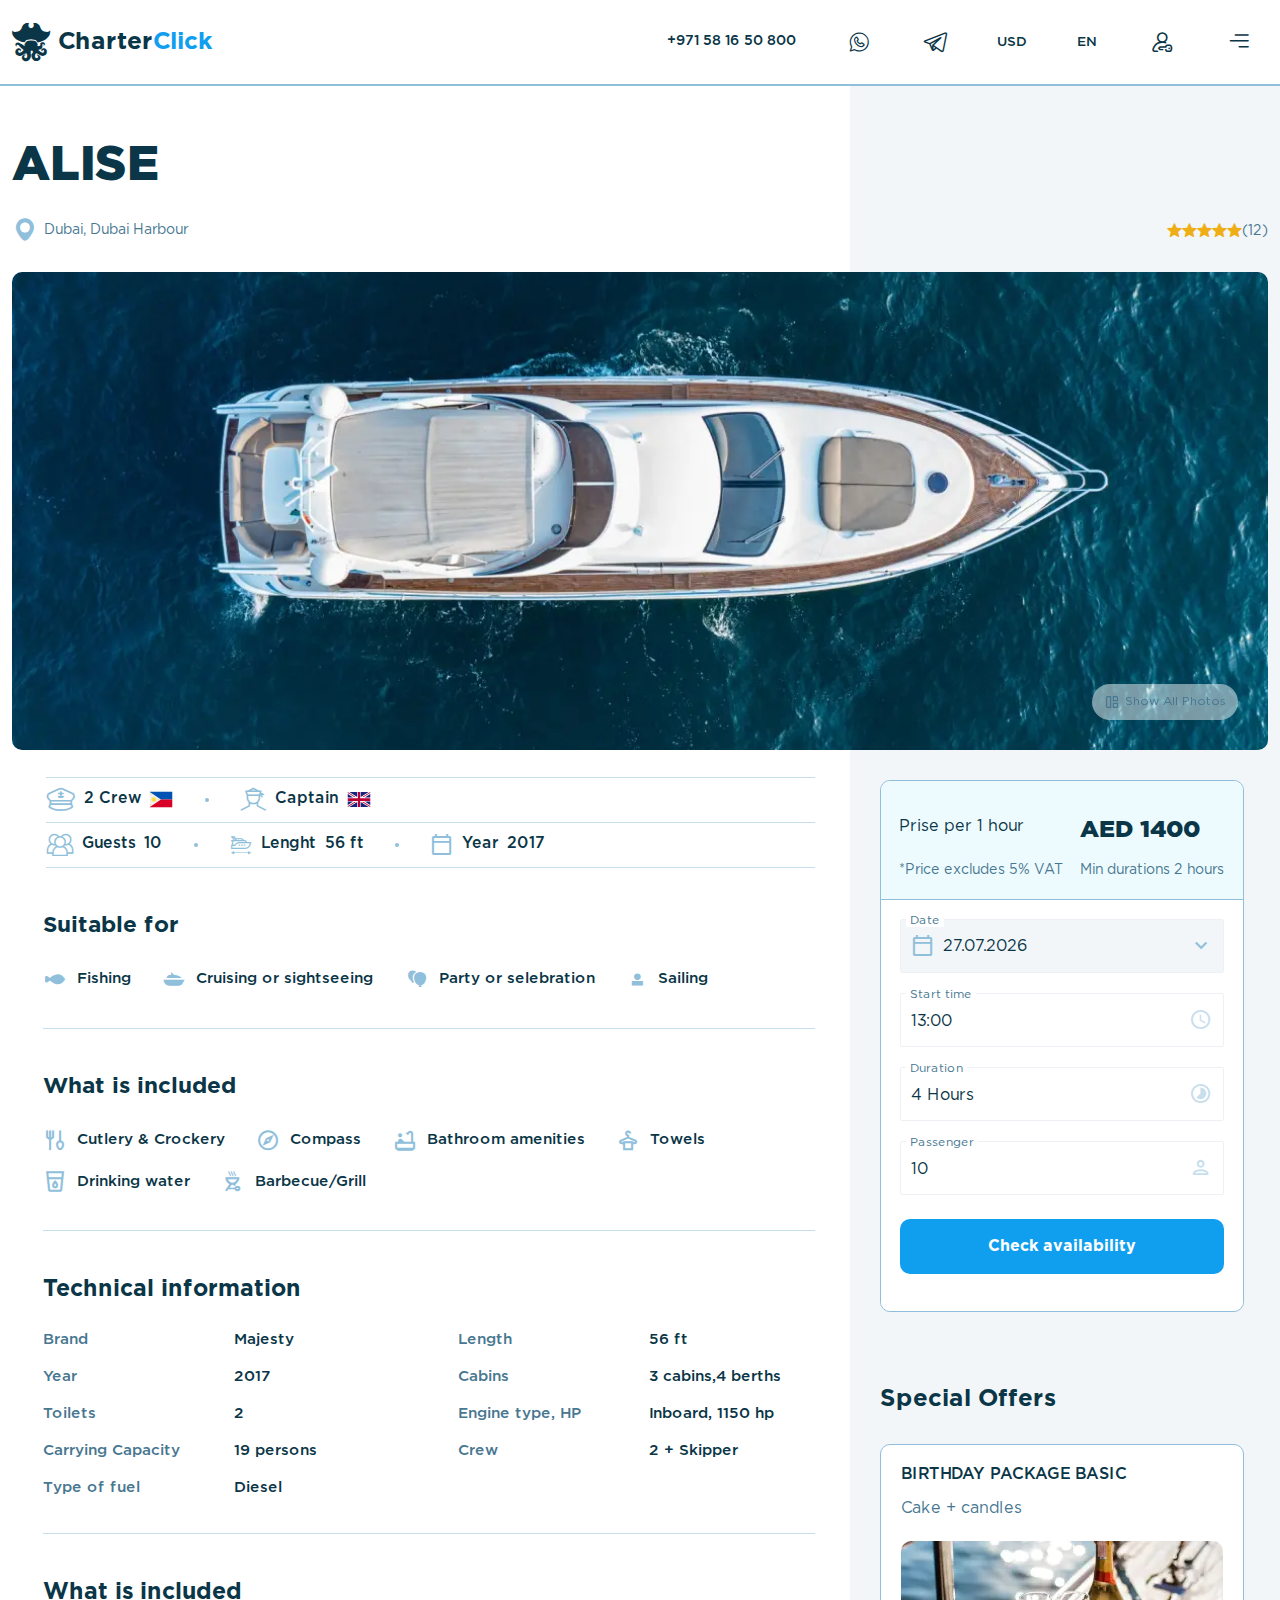
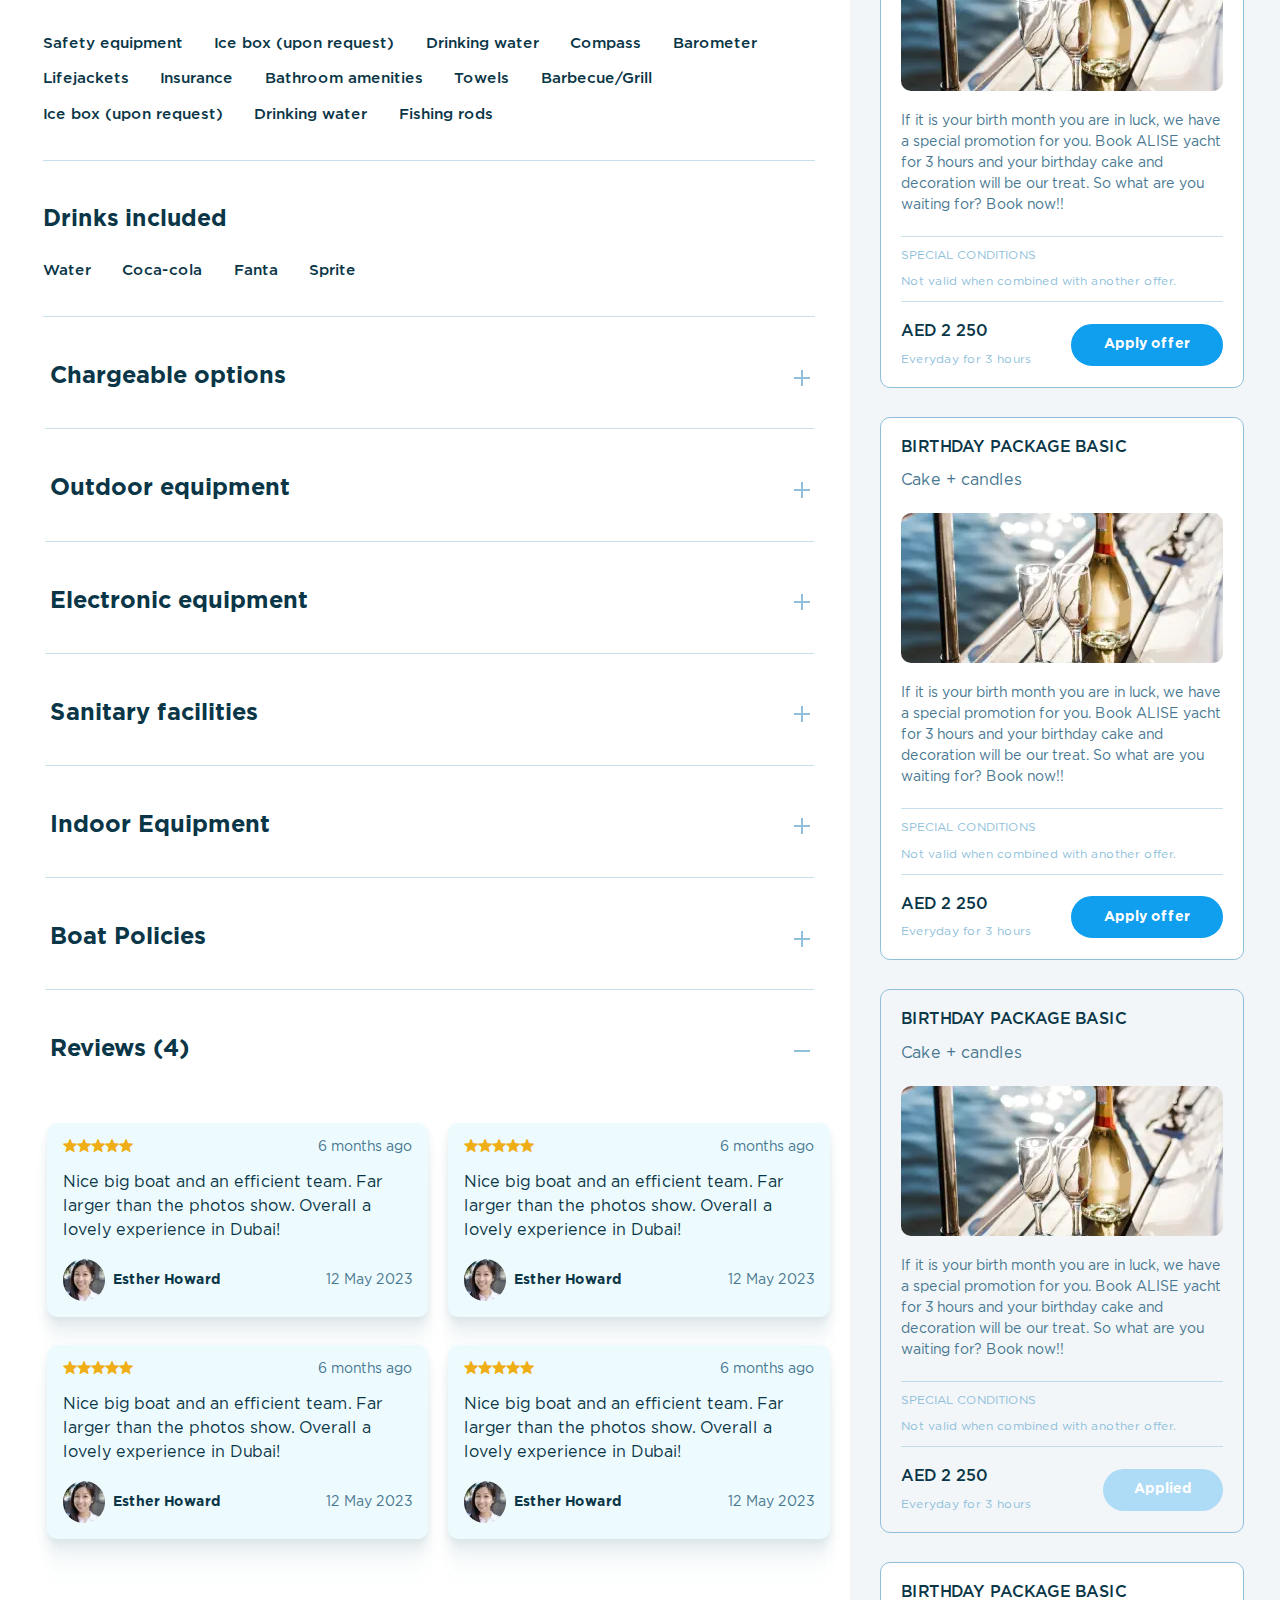
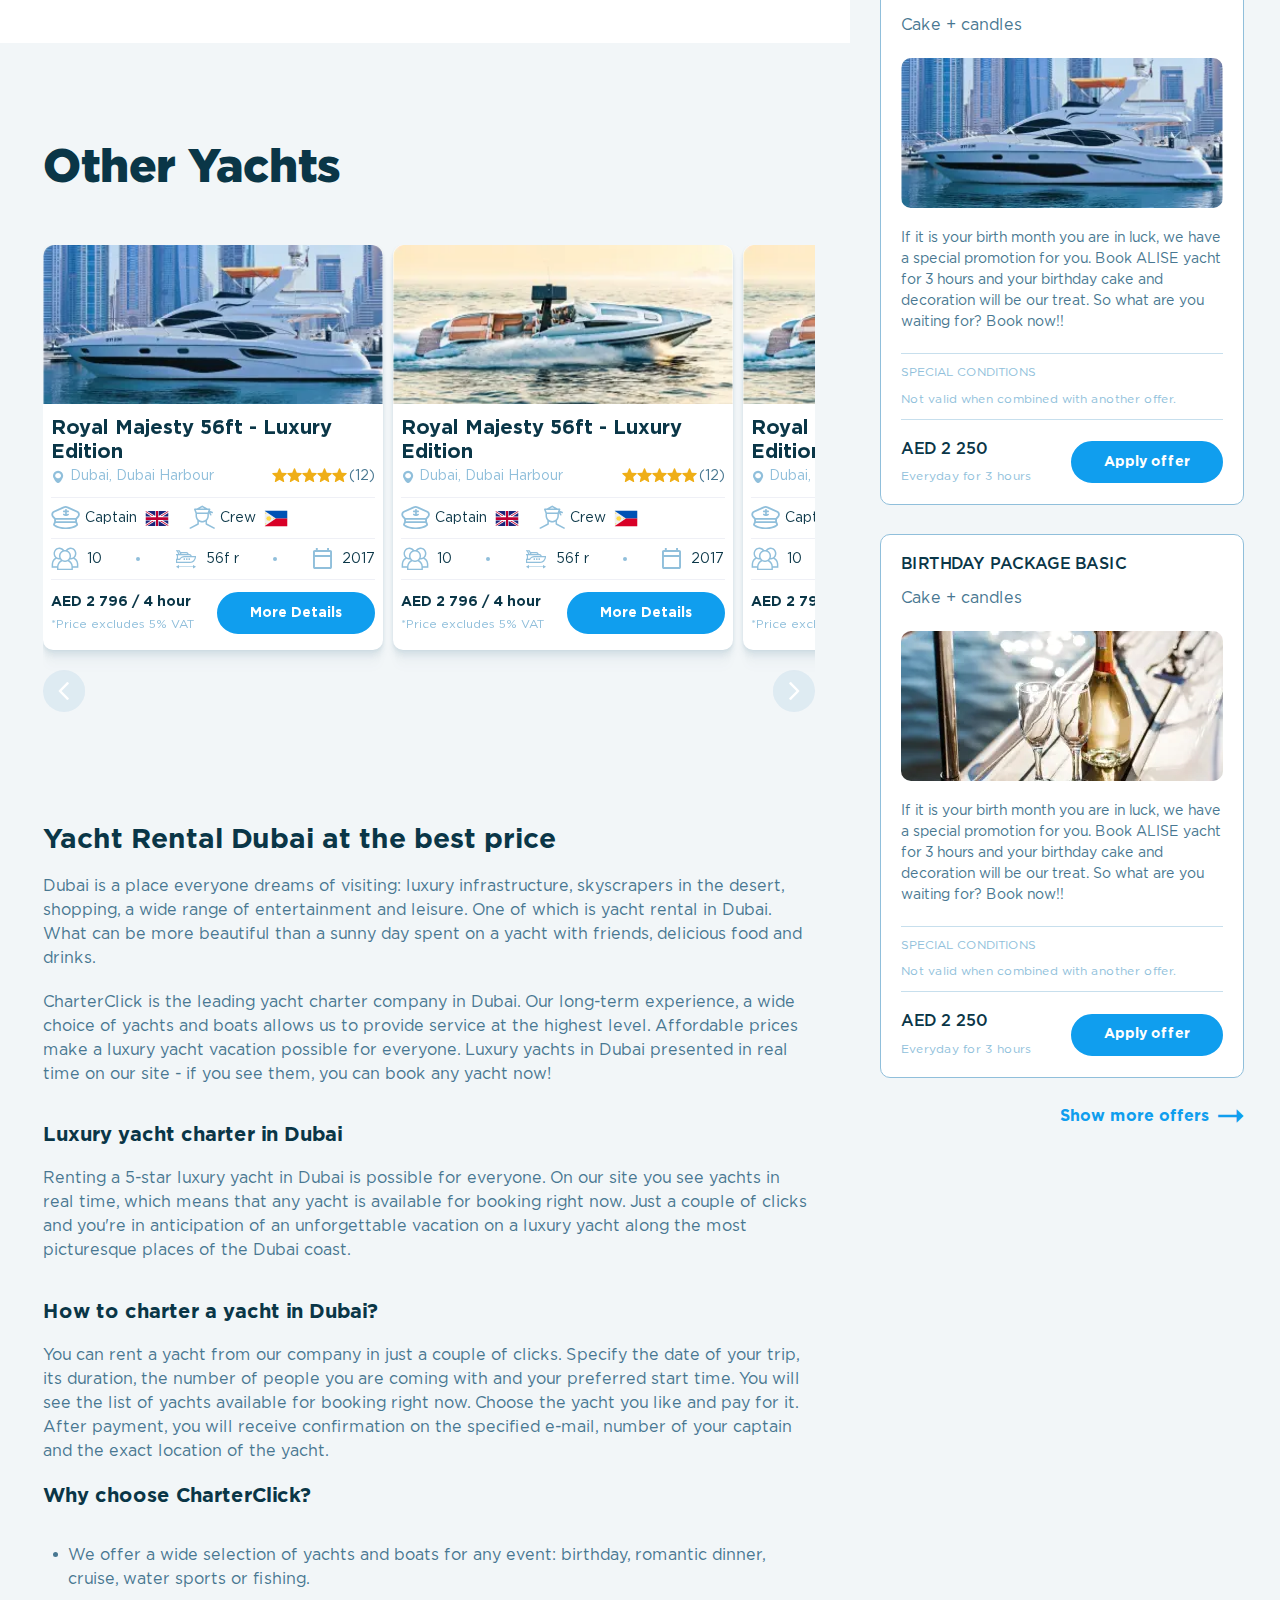
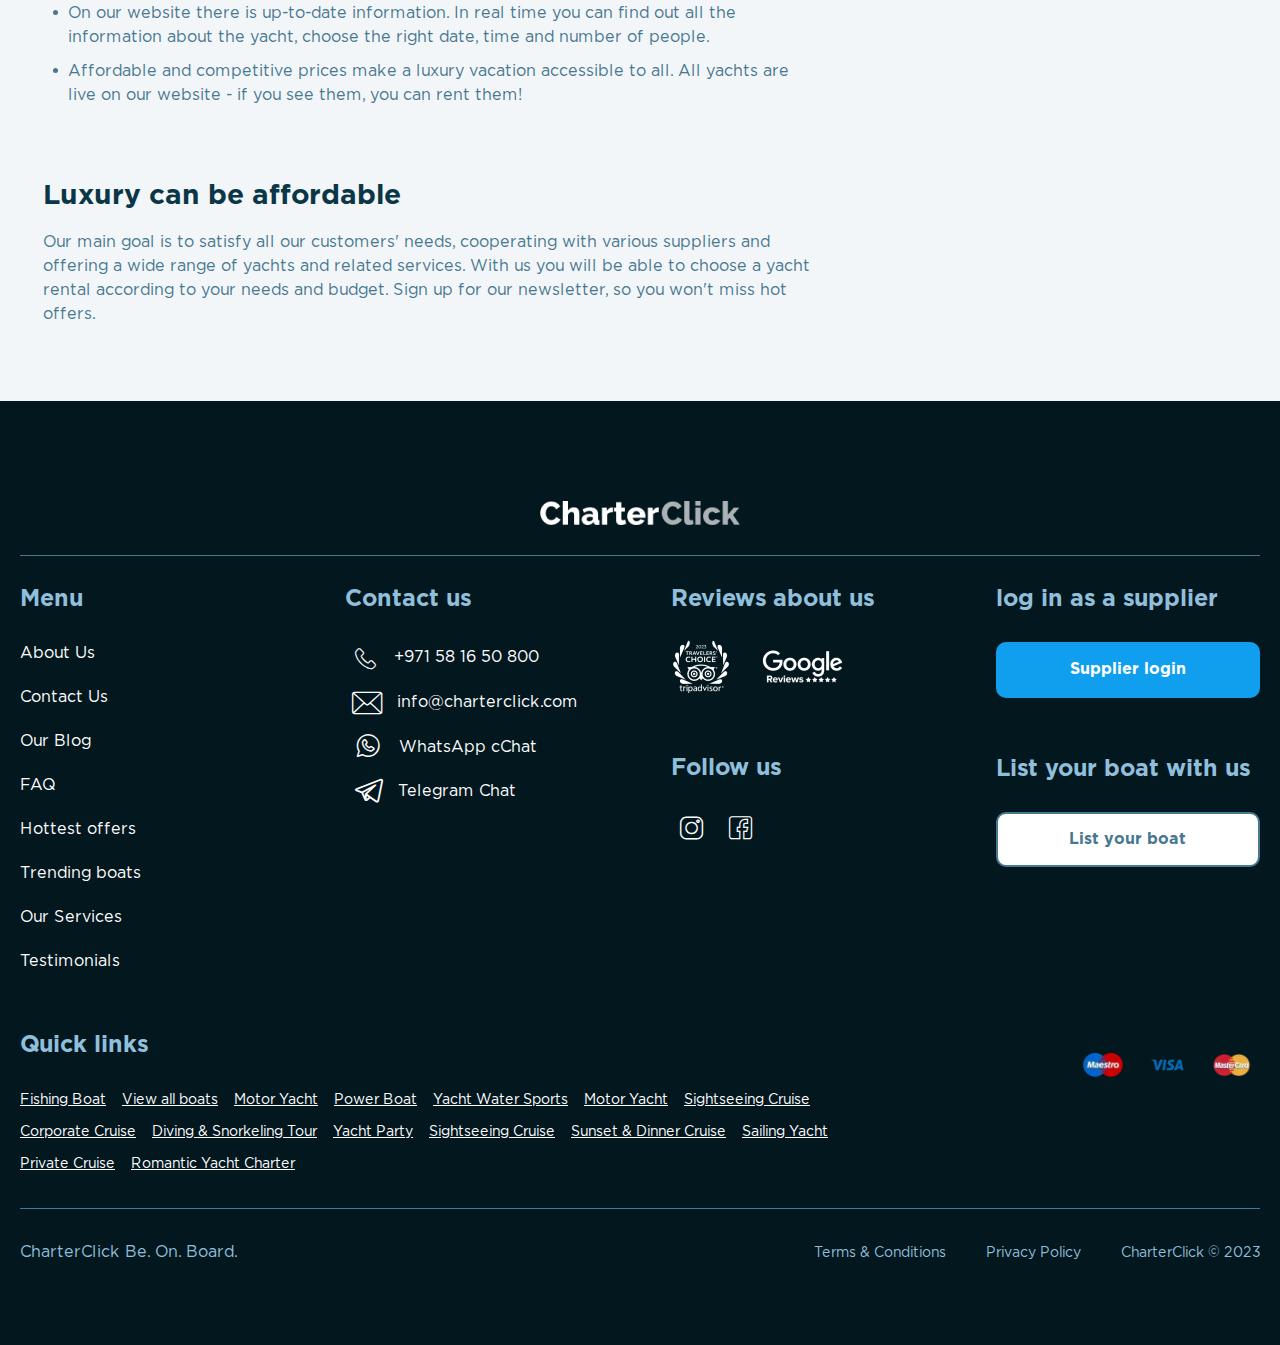
<file: yacht-card.html>
<!doctype html>
<html lang="en">

<head>
	<title>Yacht card</title>
	<meta charset="UTF-8">
	<meta name="format-detection" content="telephone=no">
	<!-- <style>body{opacity: 0;}</style> -->
	<link rel="stylesheet" href="css/style.min.css?_v=20231024104316">
	<link rel="shortcut icon" href="favicon.ico">
	<!-- <meta name="robots" content="noindex, nofollow"> -->
	<meta name="viewport" content="width=device-width, initial-scale=1.0">
</head>

<body>
	<div class="wrapper">
		<header data-scroll="90" data-scroll-show="500" class="header header-yacht" data-lp>
			<div class="header__container">
				<a href="index.html" class="header__logo"><span class="_icon-logo"></span><span>Charter</span><span>Click</span></a>
				<div class="header__menu menu">
					<nav class="menu__body">
						<ul class="menu__list" data-one-select>
							<li class="menu__item">
								<a href="tel:+971581650800" class="menu__link">+971 58 16 50 800</a>
							</li>
							<li class="menu__item">
								<a href="#" class="menu__whatsapp"><span class="_icon-whatsapp"></span></a>
							</li>
							<li class="menu__item">
								<a href="#" class="menu__telegram"><span class="_icon-telegram"></span></a>
							</li>
							<li class="menu__item">
								<select class="menu__type-monye" name="form[]" data-class-modif="form-type-monye">
									<option value="1" selected>usd</option>
									<option value="2">aeg</option>
								</select>
							</li>
							<li class="menu__item">
								<select class="menu__select-lang" name="form[]" data-class-modif="form-lang">
									<option value="1" selected>En</option>
									<option value="2">Ru</option>
								</select>
							</li>
							<li class="menu__item">
								<div class="menu__button _icon-log-in" data-show-modal>
									<div class="menu__actions" data-modal>
										<button type="button" data-popup="#popup-login" class="menu__log-in">
											log In
										</button>
										<button data-popup="#popup-register" type="button" class="menu__register">
											Register
										</button>
									</div>
								</div>
							</li>
						</ul>
					</nav>
					<nav class="menu__second">
						<div class="menu__burger-logo">
							<a href="index.html"><span class="_icon-logo"></span><span>Charter</span><span>Click</span></a>
						</div>
						<h3 class="menu__title">Menu</h3>
						<ul class="menu__second-list">
							<li>
								<a target="_blank" href="hottest-offers.html">Hottest offers</a>
							</li>
							<li>
								<a target="_blank" href="trending-boats.html">Trending boats</a>
							</li>
							<li>
								<a href="#">About Us</a>
							</li>
							<li>
								<a target="_blank" href="our-services.html">Our Services</a>
							</li>
							<li>
								<a target="_blank" href="confirmation.html">Register
								</a>
							</li>
							<li>
								<a target="_blank" href="faq.html">FAQ</a>
							</li>
							<li><a href="#">Testimonials</a></li>
							<li><a href="#">Our partners</a></li>
						</ul>
						<h3 class="menu__title menu__title--contact">
							Contact Us
						</h3>
						<ul class="menu__contacts-list list-contact">
							<li class="list-contact__item">
								<a href="mailto:info@charterclick.com" class="list-contact__link _icon-mail-icon">info@charterclick.com</a>
							</li>
							<li class="list-contact__item">
								<a href="tel:+971581650800" class="list-contact__link _icon-phone-icon">+971 58 16 50 800</a>
							</li>
							<li class="list-contact__item">
								<a href="#" class="list-contact__link _icon-whatsapp">WhatsApp Chat</a>
							</li>
							<li class="list-contact__item">
								<a href="#" class="list-contact__link _icon-telegram">Telegram Chat</a>
							</li>
						</ul>
						<h3 class="menu__title menu__title--follow">
							Follow Us
						</h3>
						<ul class="menu__social-list list-social">
							<li class="list-social__item">
								<a href="#" class="list-social__link _icon-instagram"></a>
							</li>
							<li class="list-social__item">
								<a href="#" class="list-social__link _icon-facebook"></a>
							</li>
						</ul>
					</nav>
					<button type="button" class="menu__icon _icon-burger-icon"></button>
				</div>
			</div>
		</header>
		<main class="yacht-card">
			<section class="yacht-card__main main-yacht-cadr">
				<div class="main-yacht-cadr__container">
					<h1>ALISE</h1>
					<div class="main-yacht-cadr__about">
						<p class="main-yacht-cadr__location">
							<span class="_icon-location"></span> Dubai,
							Dubai Harbour
						</p>
						<div class="main-yacht-cadr__stars-block">
							<ul class="main-yacht-cadr__stars-list">
								<li class="main-yacht-cadr__stars-link _icon-star"></li>
								<li class="main-yacht-cadr__stars-link _icon-star"></li>
								<li class="main-yacht-cadr__stars-link _icon-star"></li>
								<li class="main-yacht-cadr__stars-link _icon-star"></li>
								<li class="main-yacht-cadr__stars-link _icon-star"></li>
							</ul>
							<p>(12)</p>
						</div>
					</div>
					<div class="main-yacht-cadr__image">
						<picture><source srcset="img/yacht-card/image_01.webp" type="image/webp"><img src="img/yacht-card/image_01.jpg" alt="ship" /></picture>
						<button data-show-galery type="button" class="main-yacht-cadr__show-all-photos _icon-show-all-photo">
							Show All Photos
						</button>
						<div data-galery class="main-yacht-cadr__galery-page galery-page-yacht">
							<div class="galery-page-yacht__wrapper">
								<div class="galery-page-yacht__actions">
									<button type="button" class="galery-page-yacht__button _icon-button-arrow"></button>
								</div>
								<div data-gallery class="galery-page-yacht__item">
									<a href="img/yacht-card/image_01-1.jpg" class="galery-page-yacht__big-pictures">
										<div class="galery-page-yacht__big-image">
											<picture><source srcset="img/yacht-card/image_01-1.webp" type="image/webp"><img src="img/yacht-card/image_01-1.jpg" alt="Charter Click ship" /></picture>
										</div>
									</a>
									<a href="img/yacht-card/image_02.jpg" class="galery-page-yacht__small-pictures">
										<div class="galery-page-yacht__small-image">
											<picture><source srcset="img/yacht-card/image_02.webp" type="image/webp"><img src="img/yacht-card/image_02.jpg" alt="Charter Click ship" /></picture>
										</div>
									</a>
									<a href="img/yacht-card/image_03.jpg" class="galery-page-yacht__small-pictures">
										<div class="galery-page-yacht__small-image">
											<picture><source srcset="img/yacht-card/image_03.webp" type="image/webp"><img src="img/yacht-card/image_03.jpg" alt="Charter Click ship" /></picture>
										</div>
									</a>
									<a href="img/yacht-card/image_04.jpg" class="galery-page-yacht__big-pictures">
										<div class="galery-page-yacht__big-image">
											<picture><source srcset="img/yacht-card/image_04.webp" type="image/webp"><img src="img/yacht-card/image_04.jpg" alt="Charter Click ship" /></picture>
										</div>
									</a>
									<a href="img/yacht-card/image_05.jpg" class="galery-page-yacht__small-pictures">
										<div class="galery-page-yacht__small-image">
											<picture><source srcset="img/yacht-card/image_05.webp" type="image/webp"><img src="img/yacht-card/image_05.jpg" alt="Charter Click ship" /></picture>
										</div>
									</a>
									<a href="img/yacht-card/image_06.jpg" class="galery-page-yacht__small-pictures">
										<div class="galery-page-yacht__small-image">
											<picture><source srcset="img/yacht-card/image_06.webp" type="image/webp"><img src="img/yacht-card/image_06.jpg" alt="Charter Click ship" /></picture>
										</div>
									</a>
									<a href="img/yacht-card/image_07.jpg" class="galery-page-yacht__big-pictures">
										<div class="galery-page-yacht__big-image">
											<picture><source srcset="img/yacht-card/image_07.webp" type="image/webp"><img src="img/yacht-card/image_07.jpg" alt="Charter Click ship" /></picture>
										</div>
									</a>
									<a class="galery-page-yacht__small-pictures" href="img/yacht-card/image_08.jpg">
										<div class="galery-page-yacht__small-image">
											<picture><source srcset="img/yacht-card/image_08.webp" type="image/webp"><img src="img/yacht-card/image_08.jpg" alt="ship" /></picture>
										</div>
									</a>
									<a class="galery-page-yacht__small-pictures" href="img/yacht-card/image_09.jpg">
										<div class="galery-page-yacht__small-image">
											<picture><source srcset="img/yacht-card/image_09.webp" type="image/webp"><img src="img/yacht-card/image_09.jpg" alt="ship" /></picture>
										</div>
									</a>
									<a href="img/yacht-card/image_10.jpg" class="galery-page-yacht__big-pictures">
										<div class="galery-page-yacht__big-image">
											<picture><source srcset="img/yacht-card/image_10.webp" type="image/webp"><img src="img/yacht-card/image_10.jpg" alt="Charter Click ship" /></picture>
										</div>
									</a>
									<a href="img/yacht-card/image_11.jpg" class="galery-page-yacht__small-pictures">
										<div class="galery-page-yacht__small-image">
											<picture><source srcset="img/yacht-card/image_11.webp" type="image/webp"><img src="img/yacht-card/image_11.jpg" alt="Charter Click ship" /></picture>
										</div>
									</a>
									<a href="img/yacht-card/image_12.jpg" class="galery-page-yacht__small-pictures">
										<div class="galery-page-yacht__small-image">
											<picture><source srcset="img/yacht-card/image_12.webp" type="image/webp"><img src="img/yacht-card/image_12.jpg" alt="Charter Click ship" /></picture>
										</div>
									</a>
									<a href="img/yacht-card/image_13.jpg" class="galery-page-yacht__big-pictures">
										<div class="galery-page-yacht__big-image">
											<picture><source srcset="img/yacht-card/image_13.webp" type="image/webp"><img src="img/yacht-card/image_13.jpg" alt="Charter Click ship" /></picture>
										</div>
									</a>
								</div>
							</div>
						</div>
					</div>
				</div>
			</section>
			<section class="yacht-card__wrapper">
				<div class="yacht-card__body body-yacht-card">
					<div class="body-yacht-card__about-ship">
						<div class="body-yacht-card__team">
							<div class="body-yacht-card__team-block">
								<div class="body-yacht-card__crew _icon-captain">
									2 Crew<span><img src="img/main-page/hottest/flage-cz.svg" alt="flage" /></span>
								</div>
								<div class="body-yacht-card__decore"></div>
								<div class="body-yacht-card__crew _icon-crew">
									Captain<span><img src="img/main-page/hottest/flage-gb.svg" alt="flage" /></span>
								</div>
							</div>
						</div>
						<div class="body-yacht-card__ship-info">
							<div class="body-yacht-card__ship-block">
								<p class="body-yacht-card__item _icon-guest-people">
									Guests<span>10</span>
								</p>
								<div class="body-yacht-card__decore"></div>
								<p class="body-yacht-card__item _icon-lenght-ship">
									Lenght<span>56 ft</span>
								</p>
								<div class="body-yacht-card__decore"></div>
								<p class="body-yacht-card__item _icon-calendar">
									Year<span>2017</span>
								</p>
							</div>
						</div>
						<div class="body-yacht-card__suitable">
							<div class="body-yacht-card__suitable-block">
								<h3>Suitable for</h3>
								<ul>
									<li class="_icon-fishing">Fishing</li>
									<li class="_icon-cruising">
										Cruising or sightseeing
									</li>
									<li class="_icon-party">
										Party or selebration
									</li>
									<li class="_icon-sailing">Sailing</li>
								</ul>
							</div>
						</div>
						<div class="body-yacht-card__suitable">
							<div class="body-yacht-card__suitable-block">
								<h3>What is included</h3>
								<ul>
									<li class="_icon-crockery">
										Cutlery & Crockery
									</li>
									<li class="_icon-compass">Compass</li>
									<li class="_icon-bathroom">
										Bathroom amenities
									</li>
									<li class="_icon-dry-cleaning">
										Towels
									</li>
									<li class="_icon-drink-water">
										Drinking water
									</li>
									<li class="_icon-grill">
										Barbecue/Grill
									</li>
								</ul>
							</div>
						</div>
						<div class="body-yacht-card__technical-info">
							<div class="body-yacht-card__technical-block">
								<h3>Technical information</h3>
								<ul>
									<li>
										<p>Brand</p>
										<span>Majesty</span>
									</li>
									<li>
										<p>Length</p>
										<span>56 ft</span>
									</li>
									<li>
										<p>Year</p>
										<span>2017</span>
									</li>
									<li>
										<p>Cabins</p>
										<span>3 cabins,4 berths</span>
									</li>
									<li>
										<p>Toilets</p>
										<span>2</span>
									</li>
									<li>
										<p>Engine type, HP</p>
										<span>Inboard, 1150 hp</span>
									</li>
									<li>
										<p>Carrying Capacity</p>
										<span>19 persons</span>
									</li>
									<li>
										<p>Crew</p>
										<span>2 + Skipper</span>
									</li>
									<li>
										<p>Type of fuel</p>
										<span>Diesel</span>
									</li>
								</ul>
							</div>
						</div>
						<div class="body-yacht-card__included">
							<div class="body-yacht-card__included-block">
								<h3>What is included</h3>
								<ul>
									<li>Safety equipment</li>
									<li>Ice box (upon request)</li>
									<li>Drinking water</li>
									<li>Compass</li>
									<li>Barometer</li>
									<li>Lifejackets</li>
									<li>Insurance</li>
									<li>Bathroom amenities</li>
									<li>Towels</li>
									<li>Barbecue/Grill</li>
									<li>Ice box (upon request)</li>
									<li>Drinking water</li>
									<li>Fishing rods</li>
								</ul>
							</div>
						</div>
						<div class="body-yacht-card__drinks">
							<div class="body-yacht-card__drinks-block">
								<h3>Drinks included</h3>
								<ul>
									<li>Water</li>
									<li>Coca-cola</li>
									<li>Fanta</li>
									<li>Sprite</li>
								</ul>
							</div>
						</div>
						<!-- New spollers -->
						<div data-spollers class="body-yacht-card__spollers">
							<div class="body-yacht-card__spoller-item">
								<button type="button" data-spoller class="body-yacht-card__title">Chargeable options <span></span></button>
								<div class="body-yacht-card__body">
									<ul class="body-yacht-card__list-option">
										<li>Bimini top</li>
										<li>Bathing ladder</li>
										<li>Bar counter</li>
										<li>Bow sundeck</li>
										<li>Aft sundeck</li>
										<li>Tanning area</li>
										<li>Deck shower</li>
										<li>Sun beds</li>
										<li>Bow thruster</li>
										<li>Sprayhood</li>
										<li>Electric anchor windlass</li>
										<li>Electric winch</li>
										<li>Bathing platform</li>
										<li>Anchor</li>
										<li>Cockpit stern</li>
										<li>Cockpit table</li>
										<li>Fenders</li>
										<li>Mooring equipment</li>
										<li>Winch Handle</li>
										<li>Cockpit helm</li>
										<li>Fridge</li>
										<li>Hydraulic Gangway</li>
										<li>Ice maker</li>
										<li>Flybridge</li>
										<li>Cockpit speakers</li>
									</ul>
								</div>
							</div>
							<div class="body-yacht-card__spoller-item">
								<button type="button" data-spoller class="body-yacht-card__title">Outdoor equipment<span></span></button>
								<div class="body-yacht-card__body">
									<ul class="body-yacht-card__list-option">
										<li>Bimini top</li>
										<li>Bathing ladder</li>
										<li>Bar counter</li>
										<li>Bow sundeck</li>
										<li>Aft sundeck</li>
										<li>Tanning area</li>
										<li>Deck shower</li>
										<li>Sun beds</li>
										<li>Bow thruster</li>
										<li>Sprayhood</li>
										<li>Electric anchor windlass</li>
										<li>Electric winch</li>
										<li>Bathing platform</li>
										<li>Anchor</li>
										<li>Cockpit stern</li>
										<li>Cockpit table</li>
										<li>Fenders</li>
										<li>Mooring equipment</li>
										<li>Winch Handle</li>
										<li>Cockpit helm</li>
										<li>Fridge</li>
										<li>Hydraulic Gangway</li>
										<li>Ice maker</li>
										<li>Flybridge</li>
										<li>Cockpit speakers</li>
									</ul>
								</div>
							</div>
							<div class="body-yacht-card__spoller-item">
								<button type="button" data-spoller class="body-yacht-card__title">Electronic equipment <span></span></button>
								<div class="body-yacht-card__body">
									<ul class="body-yacht-card__list-option">
										<li>Bimini top</li>
										<li>Bathing ladder</li>
										<li>Bar counter</li>
										<li>Bow sundeck</li>
										<li>Aft sundeck</li>
										<li>Tanning area</li>
										<li>Deck shower</li>
										<li>Sun beds</li>
										<li>Bow thruster</li>
										<li>Sprayhood</li>
										<li>Electric anchor windlass</li>
										<li>Electric winch</li>
										<li>Bathing platform</li>
										<li>Anchor</li>
										<li>Cockpit stern</li>
										<li>Cockpit table</li>
										<li>Fenders</li>
										<li>Mooring equipment</li>
										<li>Winch Handle</li>
										<li>Cockpit helm</li>
										<li>Fridge</li>
										<li>Hydraulic Gangway</li>
										<li>Ice maker</li>
										<li>Flybridge</li>
										<li>Cockpit speakers</li>
									</ul>
								</div>
							</div>
							<div class="body-yacht-card__spoller-item">
								<button type="button" data-spoller class="body-yacht-card__title">Sanitary facilities <span></span></button>
								<div class="body-yacht-card__body">
									<ul class="body-yacht-card__list-option">
										<li>Bimini top</li>
										<li>Bathing ladder</li>
										<li>Bar counter</li>
										<li>Bow sundeck</li>
										<li>Aft sundeck</li>
										<li>Tanning area</li>
										<li>Deck shower</li>
										<li>Sun beds</li>
										<li>Bow thruster</li>
										<li>Sprayhood</li>
										<li>Electric anchor windlass</li>
										<li>Electric winch</li>
										<li>Bathing platform</li>
										<li>Anchor</li>
										<li>Cockpit stern</li>
										<li>Cockpit table</li>
										<li>Fenders</li>
										<li>Mooring equipment</li>
										<li>Winch Handle</li>
										<li>Cockpit helm</li>
										<li>Fridge</li>
										<li>Hydraulic Gangway</li>
										<li>Ice maker</li>
										<li>Flybridge</li>
										<li>Cockpit speakers</li>
									</ul>
								</div>
							</div>
							<div class="body-yacht-card__spoller-item">
								<button type="button" data-spoller class="body-yacht-card__title">Indoor Equipment <span></span></button>
								<div class="body-yacht-card__body">
									<ul class="body-yacht-card__list-option">
										<li>Bimini top</li>
										<li>Bathing ladder</li>
										<li>Bar counter</li>
										<li>Bow sundeck</li>
										<li>Aft sundeck</li>
										<li>Tanning area</li>
										<li>Deck shower</li>
										<li>Sun beds</li>
										<li>Bow thruster</li>
										<li>Sprayhood</li>
										<li>Electric anchor windlass</li>
										<li>Electric winch</li>
										<li>Bathing platform</li>
										<li>Anchor</li>
										<li>Cockpit stern</li>
										<li>Cockpit table</li>
										<li>Fenders</li>
										<li>Mooring equipment</li>
										<li>Winch Handle</li>
										<li>Cockpit helm</li>
										<li>Fridge</li>
										<li>Hydraulic Gangway</li>
										<li>Ice maker</li>
										<li>Flybridge</li>
										<li>Cockpit speakers</li>
									</ul>
								</div>
							</div>
							<div class="body-yacht-card__spoller-item">
								<button type="button" data-spoller class="body-yacht-card__title">Boat Policies <span></span></button>
								<div class="body-yacht-card__body">
									<ul class="body-yacht-card__list-option">
										<li>Bimini top</li>
										<li>Bathing ladder</li>
										<li>Bar counter</li>
										<li>Bow sundeck</li>
										<li>Aft sundeck</li>
										<li>Tanning area</li>
										<li>Deck shower</li>
										<li>Sun beds</li>
										<li>Bow thruster</li>
										<li>Sprayhood</li>
										<li>Electric anchor windlass</li>
										<li>Electric winch</li>
										<li>Bathing platform</li>
										<li>Anchor</li>
										<li>Cockpit stern</li>
										<li>Cockpit table</li>
										<li>Fenders</li>
										<li>Mooring equipment</li>
										<li>Winch Handle</li>
										<li>Cockpit helm</li>
										<li>Fridge</li>
										<li>Hydraulic Gangway</li>
										<li>Ice maker</li>
										<li>Flybridge</li>
										<li>Cockpit speakers</li>
									</ul>
								</div>
							</div>
							<div class="body-yacht-card__spoller-item">
								<button type="button" data-spoller data-open class="body-yacht-card__title">Reviews (4) <span></span></button>
								<div class="body-yacht-card__testination testination">
									<div class="testination__spollers-wrapper">
										<div class="testination__wrapper">
											<article class="testination__article article-testination">
												<div class="article-testination__top">
													<ul class="article-testination__rating">
														<li class="article-testination__item _icon-star"></li>
														<li class="article-testination__item _icon-star"></li>
														<li class="article-testination__item _icon-star"></li>
														<li class="article-testination__item _icon-star"></li>
														<li class="article-testination__item _icon-star"></li>
													</ul>
													<p>6 months ago</p>
												</div>
												<div class="article-testination__body">
													<p>
														Nice big boat and an
														efficient team. Far
														larger than the
														photos show. Overall
														a lovely experience
														in Dubai!
													</p>
												</div>
												<div class="article-testination__users-block">
													<a href="#">
														<div>
															<picture><source srcset="img/testination/image-01.webp" type="image/webp"><img src="img/testination/image-01.png" alt="user" /></picture>
														</div>
														<h4>
															Esther Howard
														</h4>
													</a>
													<p>12 May 2023</p>
												</div>
											</article>
											<article class="testination__article article-testination">
												<div class="article-testination__top">
													<ul class="article-testination__rating">
														<li class="article-testination__item _icon-star"></li>
														<li class="article-testination__item _icon-star"></li>
														<li class="article-testination__item _icon-star"></li>
														<li class="article-testination__item _icon-star"></li>
														<li class="article-testination__item _icon-star"></li>
													</ul>
													<p>6 months ago</p>
												</div>
												<div class="article-testination__body">
													<p>
														Nice big boat and an
														efficient team. Far
														larger than the
														photos show. Overall
														a lovely experience
														in Dubai!
													</p>
												</div>
												<div class="article-testination__users-block">
													<a href="#">
														<div>
															<picture><source srcset="img/testination/image-01.webp" type="image/webp"><img src="img/testination/image-01.png" alt="user" /></picture>
														</div>
														<h4>
															Esther Howard
														</h4>
													</a>
													<p>12 May 2023</p>
												</div>
											</article>
											<article class="testination__article article-testination">
												<div class="article-testination__top">
													<ul class="article-testination__rating">
														<li class="article-testination__item _icon-star"></li>
														<li class="article-testination__item _icon-star"></li>
														<li class="article-testination__item _icon-star"></li>
														<li class="article-testination__item _icon-star"></li>
														<li class="article-testination__item _icon-star"></li>
													</ul>
													<p>6 months ago</p>
												</div>
												<div class="article-testination__body">
													<p>
														Nice big boat and an
														efficient team. Far
														larger than the
														photos show. Overall
														a lovely experience
														in Dubai!
													</p>
												</div>
												<div class="article-testination__users-block">
													<a href="#">
														<div>
															<picture><source srcset="img/testination/image-01.webp" type="image/webp"><img src="img/testination/image-01.png" alt="user" /></picture>
														</div>
														<h4>
															Esther Howard
														</h4>
													</a>
													<p>12 May 2023</p>
												</div>
											</article>
											<article class="testination__article article-testination">
												<div class="article-testination__top">
													<ul class="article-testination__rating">
														<li class="article-testination__item _icon-star"></li>
														<li class="article-testination__item _icon-star"></li>
														<li class="article-testination__item _icon-star"></li>
														<li class="article-testination__item _icon-star"></li>
														<li class="article-testination__item _icon-star"></li>
													</ul>
													<p>6 months ago</p>
												</div>
												<div class="article-testination__body">
													<p>
														Nice big boat and an
														efficient team. Far
														larger than the
														photos show. Overall
														a lovely experience
														in Dubai!
													</p>
												</div>
												<div class="article-testination__users-block">
													<a href="#">
														<div>
															<picture><source srcset="img/testination/image-01.webp" type="image/webp"><img src="img/testination/image-01.png" alt="user" /></picture>
														</div>
														<h4>
															Esther Howard
														</h4>
													</a>
													<p>12 May 2023</p>
												</div>
											</article>
										</div>
									</div>
								</div>
							</div>
						</div>
						<!-- Old spollers -->
						<!-- <div data-spollers class="body-yacht-card__spollers">
                                <details class="body-yacht-card__spoller-item">
                                    <summary class="body-yacht-card__title">
                                        Chargeable options <span></span>
                                    </summary>
                                    <div class="body-yacht-card__body">
                                        <ul
                                            class="body-yacht-card__list-option"
                                        >
                                            <li>Bimini top</li>
                                            <li>Bathing ladder</li>
                                            <li>Bar counter</li>
                                            <li>Bow sundeck</li>
                                            <li>Aft sundeck</li>
                                            <li>Tanning area</li>
                                            <li>Deck shower</li>
                                            <li>Sun beds</li>
                                            <li>Bow thruster</li>
                                            <li>Sprayhood</li>
                                            <li>Electric anchor windlass</li>
                                            <li>Electric winch</li>
                                            <li>Bathing platform</li>
                                            <li>Anchor</li>
                                            <li>Cockpit stern</li>
                                            <li>Cockpit table</li>
                                            <li>Fenders</li>
                                            <li>Mooring equipment</li>
                                            <li>Winch Handle</li>
                                            <li>Cockpit helm</li>
                                            <li>Fridge</li>
                                            <li>Hydraulic Gangway</li>
                                            <li>Ice maker</li>
                                            <li>Flybridge</li>
                                            <li>Cockpit speakers</li>
                                        </ul>
                                    </div>
                                </details>
                                <details class="body-yacht-card__spoller-item">
                                    <summary class="body-yacht-card__title">
                                        Outdoor equipment <span></span>
                                    </summary>
                                    <div class="body-yacht-card__body">
                                        <ul
                                            class="body-yacht-card__list-option"
                                        >
                                            <li>Bimini top</li>
                                            <li>Bathing ladder</li>
                                            <li>Bar counter</li>
                                            <li>Bow sundeck</li>
                                            <li>Aft sundeck</li>
                                            <li>Tanning area</li>
                                            <li>Deck shower</li>
                                            <li>Sun beds</li>
                                            <li>Bow thruster</li>
                                            <li>Sprayhood</li>
                                            <li>Electric anchor windlass</li>
                                            <li>Electric winch</li>
                                            <li>Bathing platform</li>
                                            <li>Anchor</li>
                                            <li>Cockpit stern</li>
                                            <li>Cockpit table</li>
                                            <li>Fenders</li>
                                            <li>Mooring equipment</li>
                                            <li>Winch Handle</li>
                                            <li>Cockpit helm</li>
                                            <li>Fridge</li>
                                            <li>Hydraulic Gangway</li>
                                            <li>Ice maker</li>
                                            <li>Flybridge</li>
                                            <li>Cockpit speakers</li>
                                        </ul>
                                    </div>
                                </details>
                                <details class="body-yacht-card__spoller-item">
                                    <summary class="body-yacht-card__title">
                                        Electronic equipment<span></span>
                                    </summary>
                                    <div class="body-yacht-card__body">
                                        <ul
                                            class="body-yacht-card__list-option"
                                        >
                                            <li>Bimini top</li>
                                            <li>Bathing ladder</li>
                                            <li>Bar counter</li>
                                            <li>Bow sundeck</li>
                                            <li>Aft sundeck</li>
                                            <li>Tanning area</li>
                                            <li>Deck shower</li>
                                            <li>Sun beds</li>
                                            <li>Bow thruster</li>
                                            <li>Sprayhood</li>
                                            <li>Electric anchor windlass</li>
                                            <li>Electric winch</li>
                                            <li>Bathing platform</li>
                                            <li>Anchor</li>
                                            <li>Cockpit stern</li>
                                            <li>Cockpit table</li>
                                            <li>Fenders</li>
                                            <li>Mooring equipment</li>
                                            <li>Winch Handle</li>
                                            <li>Cockpit helm</li>
                                            <li>Fridge</li>
                                            <li>Hydraulic Gangway</li>
                                            <li>Ice maker</li>
                                            <li>Flybridge</li>
                                            <li>Cockpit speakers</li>
                                        </ul>
                                    </div>
                                </details>
                                <details class="body-yacht-card__spoller-item">
                                    <summary class="body-yacht-card__title">
                                        Sanitary facilities <span></span>
                                    </summary>
                                    <div class="body-yacht-card__body">
                                        <ul
                                            class="body-yacht-card__list-option"
                                        >
                                            <li>Bimini top</li>
                                            <li>Bathing ladder</li>
                                            <li>Bar counter</li>
                                            <li>Bow sundeck</li>
                                            <li>Aft sundeck</li>
                                            <li>Tanning area</li>
                                            <li>Deck shower</li>
                                            <li>Sun beds</li>
                                            <li>Bow thruster</li>
                                            <li>Sprayhood</li>
                                            <li>Electric anchor windlass</li>
                                            <li>Electric winch</li>
                                            <li>Bathing platform</li>
                                            <li>Anchor</li>
                                            <li>Cockpit stern</li>
                                            <li>Cockpit table</li>
                                            <li>Fenders</li>
                                            <li>Mooring equipment</li>
                                            <li>Winch Handle</li>
                                            <li>Cockpit helm</li>
                                            <li>Fridge</li>
                                            <li>Hydraulic Gangway</li>
                                            <li>Ice maker</li>
                                            <li>Flybridge</li>
                                            <li>Cockpit speakers</li>
                                        </ul>
                                    </div>
                                </details>
                                <details class="body-yacht-card__spoller-item">
                                    <summary class="body-yacht-card__title">
                                        Indoor Equipment<span></span>
                                    </summary>
                                    <div class="body-yacht-card__body">
                                        <ul
                                            class="body-yacht-card__list-option"
                                        >
                                            <li>Bimini top</li>
                                            <li>Bathing ladder</li>
                                            <li>Bar counter</li>
                                            <li>Bow sundeck</li>
                                            <li>Aft sundeck</li>
                                            <li>Tanning area</li>
                                            <li>Deck shower</li>
                                            <li>Sun beds</li>
                                            <li>Bow thruster</li>
                                            <li>Sprayhood</li>
                                            <li>Electric anchor windlass</li>
                                            <li>Electric winch</li>
                                            <li>Bathing platform</li>
                                            <li>Anchor</li>
                                            <li>Cockpit stern</li>
                                            <li>Cockpit table</li>
                                            <li>Fenders</li>
                                            <li>Mooring equipment</li>
                                            <li>Winch Handle</li>
                                            <li>Cockpit helm</li>
                                            <li>Fridge</li>
                                            <li>Hydraulic Gangway</li>
                                            <li>Ice maker</li>
                                            <li>Flybridge</li>
                                            <li>Cockpit speakers</li>
                                        </ul>
                                    </div>
                                </details>
                                <details class="body-yacht-card__spoller-item">
                                    <summary class="body-yacht-card__title">
                                        Boat Policies <span></span>
                                    </summary>
                                    <div class="body-yacht-card__body">
                                        <ul
                                            class="body-yacht-card__list-option"
                                        >
                                            <li>Bimini top</li>
                                            <li>Bathing ladder</li>
                                            <li>Bar counter</li>
                                            <li>Bow sundeck</li>
                                            <li>Aft sundeck</li>
                                            <li>Tanning area</li>
                                            <li>Deck shower</li>
                                            <li>Sun beds</li>
                                            <li>Bow thruster</li>
                                            <li>Sprayhood</li>
                                            <li>Electric anchor windlass</li>
                                            <li>Electric winch</li>
                                            <li>Bathing platform</li>
                                            <li>Anchor</li>
                                            <li>Cockpit stern</li>
                                            <li>Cockpit table</li>
                                            <li>Fenders</li>
                                            <li>Mooring equipment</li>
                                            <li>Winch Handle</li>
                                            <li>Cockpit helm</li>
                                            <li>Fridge</li>
                                            <li>Hydraulic Gangway</li>
                                            <li>Ice maker</li>
                                            <li>Flybridge</li>
                                            <li>Cockpit speakers</li>
                                        </ul>
                                    </div>
                                </details>
                                <details
                                    data-open
                                    class="body-yacht-card__spoller-item"
                                >
                                    <summary class="body-yacht-card__title">
                                        Reviews (4) <span></span>
                                    </summary>
                                    <div class="body-yacht-card__testination testination">
                                        <div
                                            class="testination__spollers-wrapper"
                                        >
                                            <div class="testination__wrapper">
                                                <article
                                                    class="testination__article article-testination"
                                                >
                                                    <div
                                                        class="article-testination__top"
                                                    >
                                                        <ul
                                                            class="article-testination__rating"
                                                        >
                                                            <li
                                                                class="article-testination__item _icon-star"
                                                            ></li>
                                                            <li
                                                                class="article-testination__item _icon-star"
                                                            ></li>
                                                            <li
                                                                class="article-testination__item _icon-star"
                                                            ></li>
                                                            <li
                                                                class="article-testination__item _icon-star"
                                                            ></li>
                                                            <li
                                                                class="article-testination__item _icon-star"
                                                            ></li>
                                                        </ul>
                                                        <p>6 months ago</p>
                                                    </div>
                                                    <div
                                                        class="article-testination__body"
                                                    >
                                                        <p>
                                                            Nice big boat and an
                                                            efficient team. Far
                                                            larger than the
                                                            photos show. Overall
                                                            a lovely experience
                                                            in Dubai!
                                                        </p>
                                                    </div>
                                                    <div
                                                        class="article-testination__users-block"
                                                    >
                                                        <a href="#">
                                                            <div>
                                                                <img
                                                                    src="img/testination/image-01.png"
                                                                    alt="user"
                                                                />
                                                            </div>
                                                            <h4>
                                                                Esther Howard
                                                            </h4>
                                                        </a>
                                                        <p>12 May 2023</p>
                                                    </div>
                                                </article>
                                                <article
                                                    class="testination__article article-testination"
                                                >
                                                    <div
                                                        class="article-testination__top"
                                                    >
                                                        <ul
                                                            class="article-testination__rating"
                                                        >
                                                            <li
                                                                class="article-testination__item _icon-star"
                                                            ></li>
                                                            <li
                                                                class="article-testination__item _icon-star"
                                                            ></li>
                                                            <li
                                                                class="article-testination__item _icon-star"
                                                            ></li>
                                                            <li
                                                                class="article-testination__item _icon-star"
                                                            ></li>
                                                            <li
                                                                class="article-testination__item _icon-star"
                                                            ></li>
                                                        </ul>
                                                        <p>6 months ago</p>
                                                    </div>
                                                    <div
                                                        class="article-testination__body"
                                                    >
                                                        <p>
                                                            Nice big boat and an
                                                            efficient team. Far
                                                            larger than the
                                                            photos show. Overall
                                                            a lovely experience
                                                            in Dubai!
                                                        </p>
                                                    </div>
                                                    <div
                                                        class="article-testination__users-block"
                                                    >
                                                        <a href="#">
                                                            <div>
                                                                <img
                                                                    src="img/testination/image-01.png"
                                                                    alt="user"
                                                                />
                                                            </div>
                                                            <h4>
                                                                Esther Howard
                                                            </h4>
                                                        </a>
                                                        <p>12 May 2023</p>
                                                    </div>
                                                </article>
                                                <article
                                                    class="testination__article article-testination"
                                                >
                                                    <div
                                                        class="article-testination__top"
                                                    >
                                                        <ul
                                                            class="article-testination__rating"
                                                        >
                                                            <li
                                                                class="article-testination__item _icon-star"
                                                            ></li>
                                                            <li
                                                                class="article-testination__item _icon-star"
                                                            ></li>
                                                            <li
                                                                class="article-testination__item _icon-star"
                                                            ></li>
                                                            <li
                                                                class="article-testination__item _icon-star"
                                                            ></li>
                                                            <li
                                                                class="article-testination__item _icon-star"
                                                            ></li>
                                                        </ul>
                                                        <p>6 months ago</p>
                                                    </div>
                                                    <div
                                                        class="article-testination__body"
                                                    >
                                                        <p>
                                                            Nice big boat and an
                                                            efficient team. Far
                                                            larger than the
                                                            photos show. Overall
                                                            a lovely experience
                                                            in Dubai!
                                                        </p>
                                                    </div>
                                                    <div
                                                        class="article-testination__users-block"
                                                    >
                                                        <a href="#">
                                                            <div>
                                                                <img
                                                                    src="img/testination/image-01.png"
                                                                    alt="user"
                                                                />
                                                            </div>
                                                            <h4>
                                                                Esther Howard
                                                            </h4>
                                                        </a>
                                                        <p>12 May 2023</p>
                                                    </div>
                                                </article>
                                                <article
                                                    class="testination__article article-testination"
                                                >
                                                    <div
                                                        class="article-testination__top"
                                                    >
                                                        <ul
                                                            class="article-testination__rating"
                                                        >
                                                            <li
                                                                class="article-testination__item _icon-star"
                                                            ></li>
                                                            <li
                                                                class="article-testination__item _icon-star"
                                                            ></li>
                                                            <li
                                                                class="article-testination__item _icon-star"
                                                            ></li>
                                                            <li
                                                                class="article-testination__item _icon-star"
                                                            ></li>
                                                            <li
                                                                class="article-testination__item _icon-star"
                                                            ></li>
                                                        </ul>
                                                        <p>6 months ago</p>
                                                    </div>
                                                    <div
                                                        class="article-testination__body"
                                                    >
                                                        <p>
                                                            Nice big boat and an
                                                            efficient team. Far
                                                            larger than the
                                                            photos show. Overall
                                                            a lovely experience
                                                            in Dubai!
                                                        </p>
                                                    </div>
                                                    <div
                                                        class="article-testination__users-block"
                                                    >
                                                        <a href="#">
                                                            <div>
                                                                <img
                                                                    src="img/testination/image-01.png"
                                                                    alt="user"
                                                                />
                                                            </div>
                                                            <h4>
                                                                Esther Howard
                                                            </h4>
                                                        </a>
                                                        <p>12 May 2023</p>
                                                    </div>
                                                </article>
                                            </div>
                                        </div>
                                    </div>
                                </details>
                            </div> -->
					</div>
					<div data-da=".yacht-card__wrapper,600,100" class="body-yacht-card__trending trending">
						<div class="trending__top">
							<h2>Other Yachts</h2>
							<div data-da=".body-yacht-card__trending,600,100" class="trending__action">
								<a href="#" class="trending__show-more show-more _icon-big-arrow">View All Yacht</a>
							</div>
						</div>
						<!-- Оболочка слайдера -->
						<div class="trending__slider swiper">
							<!-- Двигающееся часть слайдера -->
							<div class="trending__wrapper swiper-wrapper">
								<!-- Слайд -->
								<div class="trending__slide swiper-slide">
									<div class="trending__card card-ship">
										<a href="#" class="card-ship__image">
											<picture><source srcset="img/main-page/hottest/image-01.webp" type="image/webp"><img src="img/main-page/hottest/image-01.png" alt="image" /></picture>
										</a>
										<div class="card-ship__wrapper">
											<div class="card-ship__info">
												<a href="#" class="card-ship__title">
													Royal Majesty 56ft -
													Luxury Edition
												</a>
												<div class="card-ship__locations">
													<p class="card-ship__location">
														<span class="card-ship__icon _icon-location"></span>
														Dubai, Dubai Harbour
													</p>
													<div class="card-ship__testination">
														<ul class="card-ship__star-list">
															<li class="card-ship__star-item _icon-star"></li>
															<li class="card-ship__star-item _icon-star"></li>
															<li class="card-ship__star-item _icon-star"></li>
															<li class="card-ship__star-item _icon-star"></li>
															<li class="card-ship__star-item _icon-star"></li>
														</ul>
														<p class="card-ship__test-number">
															(12)
														</p>
													</div>
												</div>
											</div>
											<div class="card-ship__team">
												<p class="card-ship__crew _icon-captain">
													Captain
													<span><img src="img/main-page/hottest/flage-gb.svg" alt="flage" /></span>
												</p>
												<p class="card-ship__crew _icon-crew">
													Crew
													<span><img src="img/main-page/hottest/flage-cz.svg" alt="flage" /></span>
												</p>
											</div>
											<div class="card-ship__about-ship">
												<p class="card-ship__item _icon-guest-people">
													10
												</p>
												<div class="card-ship__decore"></div>
												<p class="card-ship__item _icon-lenght-ship">
													56f r
												</p>
												<div class="card-ship__decore"></div>
												<p class="card-ship__item _icon-calendar">
													2017
												</p>
											</div>
											<div class="card-ship__actions">
												<div class="card-ship__price">
													<p class="card-ship__price">
														AED 2 796 / 4 hour
													</p>
													<p class="card-ship__tax">
														*Price excludes 5%
														VAT
													</p>
												</div>
												<a href="#" target="_blank" class="card-ship__button button button--card">More Details</a>
											</div>
										</div>
									</div>
								</div>
								<!-- Слайд -->
								<div class="trending__slide swiper-slide">
									<div class="trending__card card-ship">
										<a href="#" class="card-ship__image">
											<picture><source srcset="img/main-page/hottest/image-02.webp" type="image/webp"><img src="img/main-page/hottest/image-02.png" alt="image" /></picture>
										</a>
										<div class="card-ship__wrapper">
											<div class="card-ship__info">
												<a href="#" class="card-ship__title">
													Royal Majesty 56ft -
													Luxury Edition
												</a>
												<div class="card-ship__locations">
													<p class="card-ship__location">
														<span class="card-ship__icon _icon-location"></span>
														Dubai, Dubai Harbour
													</p>
													<div class="card-ship__testination">
														<ul class="card-ship__star-list">
															<li class="card-ship__star-item _icon-star"></li>
															<li class="card-ship__star-item _icon-star"></li>
															<li class="card-ship__star-item _icon-star"></li>
															<li class="card-ship__star-item _icon-star"></li>
															<li class="card-ship__star-item _icon-star"></li>
														</ul>
														<p class="card-ship__test-number">
															(12)
														</p>
													</div>
												</div>
											</div>
											<div class="card-ship__team">
												<p class="card-ship__crew _icon-captain">
													Captain
													<span><img src="img/main-page/hottest/flage-gb.svg" alt="flage" /></span>
												</p>
												<p class="card-ship__crew _icon-crew">
													Crew
													<span><img src="img/main-page/hottest/flage-cz.svg" alt="flage" /></span>
												</p>
											</div>
											<div class="card-ship__about-ship">
												<p class="card-ship__item _icon-guest-people">
													10
												</p>
												<div class="card-ship__decore"></div>
												<p class="card-ship__item _icon-lenght-ship">
													56f r
												</p>
												<div class="card-ship__decore"></div>
												<p class="card-ship__item _icon-calendar">
													2017
												</p>
											</div>
											<div class="card-ship__actions">
												<div class="card-ship__price">
													<p class="card-ship__price">
														AED 2 796 / 4 hour
													</p>
													<p class="card-ship__tax">
														*Price excludes 5%
														VAT
													</p>
												</div>
												<a href="#" target="_blank" class="card-ship__button button button--card">More Details</a>
											</div>
										</div>
									</div>
								</div>
								<!-- Слайд -->
								<div class="trending__slide swiper-slide">
									<div class="trending__card card-ship">
										<a href="#" class="card-ship__image">
											<picture><source srcset="img/main-page/hottest/image-02.webp" type="image/webp"><img src="img/main-page/hottest/image-02.png" alt="image" /></picture>
										</a>
										<div class="card-ship__wrapper">
											<div class="card-ship__info">
												<a href="#" class="card-ship__title">
													Royal Majesty 56ft -
													Luxury Edition
												</a>
												<div class="card-ship__locations">
													<p class="card-ship__location">
														<span class="card-ship__icon _icon-location"></span>
														Dubai, Dubai Harbour
													</p>
													<div class="card-ship__testination">
														<ul class="card-ship__star-list">
															<li class="card-ship__star-item _icon-star"></li>
															<li class="card-ship__star-item _icon-star"></li>
															<li class="card-ship__star-item _icon-star"></li>
															<li class="card-ship__star-item _icon-star"></li>
															<li class="card-ship__star-item _icon-star"></li>
														</ul>
														<p class="card-ship__test-number">
															(12)
														</p>
													</div>
												</div>
											</div>
											<div class="card-ship__team">
												<p class="card-ship__crew _icon-captain">
													Captain
													<span><img src="img/main-page/hottest/flage-gb.svg" alt="flage" /></span>
												</p>
												<p class="card-ship__crew _icon-crew">
													Crew
													<span><img src="img/main-page/hottest/flage-cz.svg" alt="flage" /></span>
												</p>
											</div>
											<div class="card-ship__about-ship">
												<p class="card-ship__item _icon-guest-people">
													10
												</p>
												<div class="card-ship__decore"></div>
												<p class="card-ship__item _icon-lenght-ship">
													56f r
												</p>
												<div class="card-ship__decore"></div>
												<p class="card-ship__item _icon-calendar">
													2017
												</p>
											</div>
											<div class="card-ship__actions">
												<div class="card-ship__price">
													<p class="card-ship__price">
														AED 2 796 / 4 hour
													</p>
													<p class="card-ship__tax">
														*Price excludes 5%
														VAT
													</p>
												</div>
												<a href="#" target="_blank" class="card-ship__button button button--card">More Details</a>
											</div>
										</div>
									</div>
								</div>
								<!-- Слайд -->
								<div class="trending__slide swiper-slide">
									<div class="trending__card card-ship">
										<a href="#" class="card-ship__image">
											<picture><source srcset="img/main-page/hottest/image-02.webp" type="image/webp"><img src="img/main-page/hottest/image-02.png" alt="image" /></picture>
										</a>
										<div class="card-ship__wrapper">
											<div class="card-ship__info">
												<a href="#" class="card-ship__title">
													Royal Majesty 56ft -
													Luxury Edition
												</a>
												<div class="card-ship__locations">
													<p class="card-ship__location">
														<span class="card-ship__icon _icon-location"></span>
														Dubai, Dubai Harbour
													</p>
													<div class="card-ship__testination">
														<ul class="card-ship__star-list">
															<li class="card-ship__star-item _icon-star"></li>
															<li class="card-ship__star-item _icon-star"></li>
															<li class="card-ship__star-item _icon-star"></li>
															<li class="card-ship__star-item _icon-star"></li>
															<li class="card-ship__star-item _icon-star"></li>
														</ul>
														<p class="card-ship__test-number">
															(12)
														</p>
													</div>
												</div>
											</div>
											<div class="card-ship__team">
												<p class="card-ship__crew _icon-captain">
													Captain
													<span><img src="img/main-page/hottest/flage-gb.svg" alt="flage" /></span>
												</p>
												<p class="card-ship__crew _icon-crew">
													Crew
													<span><img src="img/main-page/hottest/flage-cz.svg" alt="flage" /></span>
												</p>
											</div>
											<div class="card-ship__about-ship">
												<p class="card-ship__item _icon-guest-people">
													10
												</p>
												<div class="card-ship__decore"></div>
												<p class="card-ship__item _icon-lenght-ship">
													56f r
												</p>
												<div class="card-ship__decore"></div>
												<p class="card-ship__item _icon-calendar">
													2017
												</p>
											</div>
											<div class="card-ship__actions">
												<div class="card-ship__price">
													<p class="card-ship__price">
														AED 2 796 / 4 hour
													</p>
													<p class="card-ship__tax">
														*Price excludes 5%
														VAT
													</p>
												</div>
												<a href="#" target="_blank" class="card-ship__button button button--card">More Details</a>
											</div>
										</div>
									</div>
								</div>
							</div>
							<div class="trending__slider-actions">
								<button type="button" class="trending__slider-button swiper-button-prev _icon-button-arrow"></button>
								<button type="button" class="trending__slider-button swiper-button-next _icon-button-arrow"></button>
							</div>
						</div>
						<div class="trending__wrapper-card">
							<div class="trending__card card-ship">
								<a href="#" class="card-ship__image">
									<picture><source srcset="img/main-page/hottest/image-02.webp" type="image/webp"><img src="img/main-page/hottest/image-02.png" alt="image" /></picture>
								</a>
								<div class="card-ship__wrapper">
									<div class="card-ship__info">
										<a href="#" class="card-ship__title">
											Royal Majesty 56ft - Luxury
											Edition
										</a>
										<div class="card-ship__locations">
											<p class="card-ship__location">
												<span class="card-ship__icon _icon-location"></span>
												Dubai, Dubai Harbour
											</p>
											<div class="card-ship__testination">
												<ul class="card-ship__star-list">
													<li class="card-ship__star-item _icon-star"></li>
													<li class="card-ship__star-item _icon-star"></li>
													<li class="card-ship__star-item _icon-star"></li>
													<li class="card-ship__star-item _icon-star"></li>
													<li class="card-ship__star-item _icon-star"></li>
												</ul>
												<p class="card-ship__test-number">
													(12)
												</p>
											</div>
										</div>
									</div>
									<div class="card-ship__team">
										<p class="card-ship__crew _icon-captain">
											Captain
											<span><img src="img/main-page/hottest/flage-gb.svg" alt="flage" /></span>
										</p>
										<p class="card-ship__crew _icon-crew">
											Crew
											<span><img src="img/main-page/hottest/flage-cz.svg" alt="flage" /></span>
										</p>
									</div>
									<div class="card-ship__about-ship">
										<p class="card-ship__item _icon-guest-people">
											10
										</p>
										<div class="card-ship__decore"></div>
										<p class="card-ship__item _icon-lenght-ship">
											56f r
										</p>
										<div class="card-ship__decore"></div>
										<p class="card-ship__item _icon-calendar">
											2017
										</p>
									</div>
									<div class="card-ship__actions">
										<div class="card-ship__price">
											<p class="card-ship__price">
												AED 2 796 / 4 hour
											</p>
											<p class="card-ship__tax">
												*Price excludes 5% VAT
											</p>
										</div>
										<a href="#" target="_blank" class="card-ship__button button button--card">More Details</a>
									</div>
								</div>
							</div>
							<div class="trending__card card-ship">
								<a href="#" class="card-ship__image">
									<picture><source srcset="img/main-page/hottest/image-01.webp" type="image/webp"><img src="img/main-page/hottest/image-01.png" alt="image" /></picture>
								</a>
								<div class="card-ship__wrapper">
									<div class="card-ship__info">
										<a href="#" class="card-ship__title">
											Royal Majesty 56ft - Luxury
											Edition
										</a>
										<div class="card-ship__locations">
											<p class="card-ship__location">
												<span class="card-ship__icon _icon-location"></span>
												Dubai, Dubai Harbour
											</p>
											<div class="card-ship__testination">
												<ul class="card-ship__star-list">
													<li class="card-ship__star-item _icon-star"></li>
													<li class="card-ship__star-item _icon-star"></li>
													<li class="card-ship__star-item _icon-star"></li>
													<li class="card-ship__star-item _icon-star"></li>
													<li class="card-ship__star-item _icon-star"></li>
												</ul>
												<p class="card-ship__test-number">
													(12)
												</p>
											</div>
										</div>
									</div>
									<div class="card-ship__team">
										<p class="card-ship__crew _icon-captain">
											Captain
											<span><img src="img/main-page/hottest/flage-gb.svg" alt="flage" /></span>
										</p>
										<p class="card-ship__crew _icon-crew">
											Crew
											<span><img src="img/main-page/hottest/flage-cz.svg" alt="flage" /></span>
										</p>
									</div>
									<div class="card-ship__about-ship">
										<p class="card-ship__item _icon-guest-people">
											10
										</p>
										<div class="card-ship__decore"></div>
										<p class="card-ship__item _icon-lenght-ship">
											56f r
										</p>
										<div class="card-ship__decore"></div>
										<p class="card-ship__item _icon-calendar">
											2017
										</p>
									</div>
									<div class="card-ship__actions">
										<div class="card-ship__price">
											<p class="card-ship__price">
												AED 2 796 / 4 hour
											</p>
											<p class="card-ship__tax">
												*Price excludes 5% VAT
											</p>
										</div>
										<a href="#" target="_blank" class="card-ship__button button button--card">More Details</a>
									</div>
								</div>
							</div>
							<div class="trending__card card-ship">
								<a href="#" class="card-ship__image">
									<picture><source srcset="img/main-page/hottest/image-02.webp" type="image/webp"><img src="img/main-page/hottest/image-02.png" alt="image" /></picture>
								</a>
								<div class="card-ship__wrapper">
									<div class="card-ship__info">
										<a href="#" class="card-ship__title">
											Royal Majesty 56ft - Luxury
											Edition
										</a>
										<div class="card-ship__locations">
											<p class="card-ship__location">
												<span class="card-ship__icon _icon-location"></span>
												Dubai, Dubai Harbour
											</p>
											<div class="card-ship__testination">
												<ul class="card-ship__star-list">
													<li class="card-ship__star-item _icon-star"></li>
													<li class="card-ship__star-item _icon-star"></li>
													<li class="card-ship__star-item _icon-star"></li>
													<li class="card-ship__star-item _icon-star"></li>
													<li class="card-ship__star-item _icon-star"></li>
												</ul>
												<p class="card-ship__test-number">
													(12)
												</p>
											</div>
										</div>
									</div>
									<div class="card-ship__team">
										<p class="card-ship__crew _icon-captain">
											Captain
											<span><img src="img/main-page/hottest/flage-gb.svg" alt="flage" /></span>
										</p>
										<p class="card-ship__crew _icon-crew">
											Crew
											<span><img src="img/main-page/hottest/flage-cz.svg" alt="flage" /></span>
										</p>
									</div>
									<div class="card-ship__about-ship">
										<p class="card-ship__item _icon-guest-people">
											10
										</p>
										<div class="card-ship__decore"></div>
										<p class="card-ship__item _icon-lenght-ship">
											56f r
										</p>
										<div class="card-ship__decore"></div>
										<p class="card-ship__item _icon-calendar">
											2017
										</p>
									</div>
									<div class="card-ship__actions">
										<div class="card-ship__price">
											<p class="card-ship__price">
												AED 2 796 / 4 hour
											</p>
											<p class="card-ship__tax">
												*Price excludes 5% VAT
											</p>
										</div>
										<a href="#" target="_blank" class="card-ship__button button button--card">More Details</a>
									</div>
								</div>
							</div>
							<div class="trending__card card-ship">
								<a href="#" class="card-ship__image">
									<picture><source srcset="img/main-page/hottest/image-03.webp" type="image/webp"><img src="img/main-page/hottest/image-03.png" alt="image" /></picture>
								</a>
								<div class="card-ship__wrapper">
									<div class="card-ship__info">
										<a href="#" class="card-ship__title">
											VERONIKA
										</a>
										<div class="card-ship__locations">
											<p class="card-ship__location">
												<span class="card-ship__icon _icon-location"></span>
												Dubai, Dubai Harbour
											</p>
											<div class="card-ship__testination">
												<ul class="card-ship__star-list">
													<li class="card-ship__star-item _icon-star"></li>
													<li class="card-ship__star-item _icon-star"></li>
													<li class="card-ship__star-item _icon-star"></li>
													<li class="card-ship__star-item _icon-star"></li>
													<li class="card-ship__star-item _icon-star"></li>
												</ul>
												<p class="card-ship__test-number">
													(12)
												</p>
											</div>
										</div>
									</div>
									<div class="card-ship__team">
										<p class="card-ship__crew _icon-captain">
											Captain
											<span><img src="img/main-page/hottest/flage-gb.svg" alt="flage" /></span>
										</p>
										<p class="card-ship__crew _icon-crew">
											Crew
											<span><img src="img/main-page/hottest/flage-cz.svg" alt="flage" /></span>
										</p>
									</div>
									<div class="card-ship__about-ship">
										<p class="card-ship__item _icon-guest-people">
											10
										</p>
										<div class="card-ship__decore"></div>
										<p class="card-ship__item _icon-lenght-ship">
											56f r
										</p>
										<div class="card-ship__decore"></div>
										<p class="card-ship__item _icon-calendar">
											2017
										</p>
									</div>
									<div class="card-ship__actions">
										<div class="card-ship__price">
											<p class="card-ship__price">
												AED 2 796 / 4 hour
											</p>
											<p class="card-ship__tax">
												*Price excludes 5% VAT
											</p>
										</div>
										<a href="#" target="_blank" class="card-ship__button button button--card">More Details</a>
									</div>
								</div>
							</div>
						</div>
					</div>
					<div data-da=".yacht-card__wrapper,600,101" class="body-yacht-card__questions">
						<div>
							<h2>Yacht Rental Dubai at the best price</h2>
							<p>
								Dubai is a place everyone dreams of
								visiting: luxury infrastructure, skyscrapers
								in the desert, shopping, a wide range of
								entertainment and leisure. One of which is
								yacht rental in Dubai. What can be more
								beautiful than a sunny day spent on a yacht
								with friends, delicious food and drinks.
							</p>
							<p>
								CharterClick is the leading yacht charter
								company in Dubai. Our long-term experience,
								a wide choice of yachts and boats allows us
								to provide service at the highest level.
								Affordable prices make a luxury yacht
								vacation possible for everyone. Luxury
								yachts in Dubai presented in real time on
								our site - if you see them, you can book any
								yacht now!
							</p>
						</div>
						<div>
							<h4>Luxury yacht charter in Dubai</h4>
							<p>
								Renting a 5-star luxury yacht in Dubai is
								possible for everyone. On our site you see
								yachts in real time, which means that any
								yacht is available for booking right now.
								Just a couple of clicks and you're in
								anticipation of an unforgettable vacation on
								a luxury yacht along the most picturesque
								places of the Dubai coast.
							</p>
						</div>
						<div>
							<h4>How to charter a yacht in Dubai?</h4>
							<p>
								You can rent a yacht from our company in
								just a couple of clicks. Specify the date of
								your trip, its duration, the number of
								people you are coming with and your
								preferred start time. You will see the list
								of yachts available for booking right now.
								Choose the yacht you like and pay for it.
								After payment, you will receive confirmation
								on the specified e-mail, number of your
								captain and the exact location of the yacht.
							</p>
							<h4>Why choose CharterClick?</h4>
						</div>
						<ul>
							<li>
								We offer a wide selection of yachts and
								boats for any event: birthday, romantic
								dinner, cruise, water sports or fishing. 
							</li>
							<li>
								On our website there is up-to-date
								information. In real time you can find out
								all the information about the yacht, choose
								the right date, time and number of people.
							</li>
							<li>
								Affordable and competitive prices make a
								luxury vacation accessible to all. All
								yachts are live on our website - if you see
								them, you can rent them!
							</li>
						</ul>
						<h2>Luxury can be affordable</h2>
						<p>
							Our main goal is to satisfy all our customers'
							needs, cooperating with various suppliers and
							offering a wide range of yachts and related
							services. With us you will be able to choose a
							yacht rental according to your needs and budget.
							Sign up for our newsletter, so you won't miss
							hot offers.
						</p>
					</div>
				</div>
				<aside class="yacht-card__aside aside-yacht-card">
					<form class="aside-yacht-card__form form-yacht" action="#" method="POST">
						<div class="form-yacht__head">
							<div class="form-yacht__price">
								<h4>Prise per 1 hour</h4>
								<p>*Price excludes 5% VAT</p>
							</div>
							<div class="form-yacht__min-duration">
								<h4>AED 1400</h4>
								<p>Min durations 2 hours</p>
							</div>
						</div>
						<div class="form-yacht__body" data-one-select>
							<div class="form-yacht__line form-yacht__line--calendar">
								<label for="calendar">Date</label>
								<span class="form-yacht__icon _icon-calendar"></span>
								<input type="text" name="form[calendar]" placeholder="22.03.2023" id="calendar" data-datepicker autocomplete="off" />
								<span class="form-yacht__select-arrow _icon-select-arrow"></span>
							</div>
							<div class="form-yacht__line">
								<label for="start-time">Start time</label>
								<select name="form[start-time]" data-class-modif="form-n-a-yacht" id="start-time" data-scroll>
									<option value="1">00:00</option>
									<option value="2">01:00</option>
									<option value="3">02:00</option>
									<option value="4">03:00</option>
									<option value="5">04:00</option>
									<option value="6">05:00</option>
									<option value="7">06:00</option>
									<option value="8">07:00</option>
									<option value="9">08:00</option>
									<option value="10">09:00</option>
									<option value="11">10:00</option>
									<option value="12">11:00</option>
									<option value="13">12:00</option>
									<option value="14" selected>
										13:00
									</option>
									<option value="15">14:00</option>
									<option value="16">15:00</option>
									<option value="17">16:00</option>
									<option value="18">17:00</option>
									<option value="19">18:00</option>
									<option value="20">19:00</option>
									<option value="21">21:00</option>
									<option value="22">22:00</option>
									<option value="23">23:00</option>
								</select>
							</div>
							<div class="form-yacht__line">
								<label for="duration">Duration</label>
								<select name="form[duration]" data-class-modif="form-hors-yacht" id="duration" data-scroll>
									<option value="1">1 hour</option>
									<option value="2">2 hours</option>
									<option value="3">3 hours</option>
									<option value="4" selected>
										4 hours
									</option>
									<option value="5">5 hours</option>
									<option value="6">6 hours</option>
									<option value="7">7 hours</option>
									<option value="8">8 hours</option>
									<option value="9">9 hours</option>
									<option value="10">10 hours</option>
									<option value="11">11 hours</option>
									<option value="12">12 hours</option>
								</select>
							</div>
							<div class="form-yacht__line">
								<label for="passenger">Passenger</label>
								<select name="form[passenger]" data-class-modif="form-passengers-yacht" id="passenger" data-scroll>
									<option value="1">1</option>
									<option value="2">2</option>
									<option value="3">3</option>
									<option value="4">4</option>
									<option value="5">5</option>
									<option value="6">6</option>
									<option value="7">7</option>
									<option value="8">8</option>
									<option value="9">9</option>
									<option value="10" selected>10</option>
									<option value="12">12</option>
									<option value="13">13</option>
									<option value="14">14</option>
									<option value="15">15</option>
									<option value="16">16</option>
									<option value="17">17</option>
									<option value="18">18</option>
									<option value="19">19</option>
									<option value="20">20</option>
									<option value="21">21</option>
									<option value="22">22</option>
									<option value="23">23</option>
									<option value="24">24</option>
									<option value="25">25</option>
									<option value="26">26</option>
									<option value="27">27</option>
									<option value="28">28</option>
									<option value="29">29</option>
									<option value="30">30</option>
									<option value="31">31</option>
									<option value="32">32</option>
									<option value="33">33</option>
									<option value="34">34</option>
									<option value="35">35</option>
									<option value="36">36</option>
									<option value="37">37</option>
									<option value="38">38</option>
									<option value="39">39</option>
									<option value="40">40</option>
									<option value="41">41</option>
									<option value="42">42</option>
									<option value="43">43</option>
									<option value="44">44</option>
									<option value="45">45</option>
									<option value="46">46</option>
									<option value="47">47</option>
									<option value="48">48</option>
									<option value="49">49</option>
									<option value="50">50</option>
									<option value="51">51</option>
									<option value="52">52</option>
									<option value="53">53</option>
									<option value="54">54</option>
									<option value="55">55</option>
									<option value="56">56</option>
									<option value="57">57</option>
									<option value="58">58</option>
									<option value="59">59</option>
									<option value="60">60</option>
									<option value="61">61</option>
									<option value="62">62</option>
									<option value="63">63</option>
									<option value="64">64</option>
									<option value="65">65</option>
								</select>
							</div>
							<button type="submit" class="form-yacht__button button">
								Check availability
							</button>
						</div>
					</form>
					<div class="form-yacht__booking">
						<div class="form-yacht__price-block">
							<p>Prise per 1 hour</p>
							<p>AED <span>1400</span></p>
						</div>
						<a href="#" data-popup="#popup-yacht-card" class="form-yacht__ckeck-mobile button">Check availability</a>
					</div>
					<div class="aside-yacht-card__special special">
						<h2>Special Offers</h2>
						<article class="special__article">
							<div class="special__about">
								<h3>BIRTHDAY PACKAGE BASIC</h3>
								<h4>Cake + candles</h4>
								<div>
									<picture><source srcset="img/yacht-card/image_14.webp" type="image/webp"><img src="img/yacht-card/image_14.jpg" alt="party" /></picture>
								</div>
								<p>
									If it is your birth month you are in
									luck, we have a special promotion for
									you. Book ALISE yacht for 3 hours and
									your birthday cake and decoration will
									be our treat. So what are you waiting
									for? Book now!!
								</p>
							</div>
							<div class="special__body">
								<h4>Special conditions</h4>
								<p>
									Not valid when combined with another
									offer.
								</p>
							</div>
							<div class="special__action-card">
								<div>
									<h5>AED 2 250</h5>
									<p>Everyday for 3 hours</p>
								</div>
								<a href="#" class="special__button button button--card">Apply offer</a>
							</div>
						</article>
						<article class="special__article">
							<div class="special__about">
								<h3>BIRTHDAY PACKAGE BASIC</h3>
								<h4>Cake + candles</h4>
								<div>
									<picture><source srcset="img/yacht-card/image_14.webp" type="image/webp"><img src="img/yacht-card/image_14.jpg" alt="party" /></picture>
								</div>
								<p>
									If it is your birth month you are in
									luck, we have a special promotion for
									you. Book ALISE yacht for 3 hours and
									your birthday cake and decoration will
									be our treat. So what are you waiting
									for? Book now!!
								</p>
							</div>
							<div class="special__body">
								<h4>Special conditions</h4>
								<p>
									Not valid when combined with another
									offer.
								</p>
							</div>
							<div class="special__action-card">
								<div>
									<h5>AED 2 250</h5>
									<p>Everyday for 3 hours</p>
								</div>
								<a href="#" class="special__button button button--card">Apply offer</a>
							</div>
						</article>
						<article class="special__article--applied">
							<div class="special__about">
								<h3>BIRTHDAY PACKAGE BASIC</h3>
								<h4>Cake + candles</h4>
								<div>
									<picture><source srcset="img/yacht-card/image_14.webp" type="image/webp"><img src="img/yacht-card/image_14.jpg" alt="party" /></picture>
								</div>
								<p>
									If it is your birth month you are in
									luck, we have a special promotion for
									you. Book ALISE yacht for 3 hours and
									your birthday cake and decoration will
									be our treat. So what are you waiting
									for? Book now!!
								</p>
							</div>
							<div class="special__body">
								<h4>Special conditions</h4>
								<p>
									Not valid when combined with another
									offer.
								</p>
							</div>
							<div class="special__action-card">
								<div>
									<h5>AED 2 250</h5>
									<p>Everyday for 3 hours</p>
								</div>
								<a href="#" class="special__button button--card-applied">Applied</a>
							</div>
						</article>
						<article class="special__article">
							<div class="special__about">
								<h3>BIRTHDAY PACKAGE BASIC</h3>
								<h4>Cake + candles</h4>
								<div>
									<picture><source srcset="img/main-page/hottest/image-01.webp" type="image/webp"><img src="img/main-page/hottest/image-01.png" alt="party" /></picture>
								</div>
								<p>
									If it is your birth month you are in
									luck, we have a special promotion for
									you. Book ALISE yacht for 3 hours and
									your birthday cake and decoration will
									be our treat. So what are you waiting
									for? Book now!!
								</p>
							</div>
							<div class="special__body">
								<h4>Special conditions</h4>
								<p>
									Not valid when combined with another
									offer.
								</p>
							</div>
							<div class="special__action-card">
								<div>
									<h5>AED 2 250</h5>
									<p>Everyday for 3 hours</p>
								</div>
								<a href="#" class="special__button button button--card">Apply offer</a>
							</div>
						</article>
						<article class="special__article">
							<div class="special__about">
								<h3>BIRTHDAY PACKAGE BASIC</h3>
								<h4>Cake + candles</h4>
								<div>
									<picture><source srcset="img/yacht-card/image_14.webp" type="image/webp"><img src="img/yacht-card/image_14.jpg" alt="party" /></picture>
								</div>
								<p>
									If it is your birth month you are in
									luck, we have a special promotion for
									you. Book ALISE yacht for 3 hours and
									your birthday cake and decoration will
									be our treat. So what are you waiting
									for? Book now!!
								</p>
							</div>
							<div class="special__body">
								<h4>Special conditions</h4>
								<p>
									Not valid when combined with another
									offer.
								</p>
							</div>
							<div class="special__action-card">
								<div>
									<h5>AED 2 250</h5>
									<p>Everyday for 3 hours</p>
								</div>
								<a href="#" class="special__button button button--card">Apply offer</a>
							</div>
						</article>
						<div class="aside-yacht-card__actions">
							<a href="special-offers.html" class="aside-yacht-card__show-more show-more _icon-big-arrow">Show more offers</a>
						</div>
					</div>
				</aside>
			</section>
			<button data-goto-header data-goto=".yacht-card__main" type="button" class="yacht-card__fixed-button _icon-button-arrow"></button>
		</main>
		<footer class="footer">
			<div class="footer__small-container">
				<div class="footer__logo">
					<a href="index.html"><picture><source srcset="img/footer/footer-logo.webp" type="image/webp"><img src="img/footer/footer-logo.png" alt="logo" /></picture></a>
				</div>

				<div class="footer__wrapper">
					<div class="footer__menu menu-footer">
						<h3 class="menu-footer__title title--lite-blue-color">Menu</h3>
						<nav class="menu-footer__menu">
							<ul>
								<li><a href="#">About Us</a></li>
								<li><a href="#">Contact Us </a></li>
								<li><a href="#">Our Blog</a></li>
								<li><a href="#">FAQ</a></li>
								<li><a href="#">Hottest offers</a></li>
								<li><a href="#">Trending boats</a></li>
								<li><a href="#">Our Services</a></li>
								<li><a href="#">Testimonials</a></li>
							</ul>
						</nav>
					</div>
					<div class="footer__contact contact-footer">
						<h3 class="contact-footer__title title--lite-blue-color">Contact us</h3>
						<ul class="contact-footer__list">
							<li class="contact-footer__item"><a href="tel:+971581650800" class="contact-footer__phone _icon-phone-icon">+971 58 16 50 800</a></li>
							<li class="contact-footer__item"><a href="mailto:info@charterclick.com" class="contact-footer__mail _icon-mail-icon">info@charterclick.com</a></li>
							<li class="contact-footer__item"><a href="" class="contact-footer__whatsapp _icon-whatsapp">WhatsApp cChat</a></li>
							<li class="contact-footer__item"><a href="" class="contact-footer__telegram _icon-telegram">Telegram Chat</a></li>
						</ul>
					</div>
					<div class="footer__reviews">
						<div class="footer__about-us about-us-footer">
							<h3 class="about-us-footer__title title--lite-blue-color">Reviews about us</h3>
							<ul class="about-us-footer__list">
								<li class="about-us-footer__choice"><picture><source srcset="img/footer/choice.webp" type="image/webp"><img src="img/footer/choice.png" alt="image"></picture></li>
								<li class="about-us-footer__google"><picture><source srcset="img/footer/google-reviews.webp" type="image/webp"><img src="img/footer/google-reviews.png" alt="image"></picture></li>
							</ul>
						</div>
						<div class="footer__follow-us follow-us-footer">
							<h3 class="follow-us-footer__title title--lite-blue-color">Follow us</h3>
							<ul class="follow-us-footer__list">
								<li class="follow-us-footer__item"><a href="#" class="follow-us-footer__link _icon-instagram"></a></li>
								<li class="follow-us-footer__item"><a href="#" class="follow-us-footer__link _icon-facebook"></a></li>
							</ul>
						</div>
					</div>
					<div class="footer__actions">
						<div class="footer__log-in log-in-footer">
							<h3 class="log-in-footer__title title--lite-blue-color">log in as a supplier</h3>
							<button type="button" class="log-in-footer__button button">Supplier login</button>
						</div>
						<div class="footer__log-in log-in-footer">
							<h3 class="log-in-footer__title title--lite-blue-color">List your boat with us</h3>
							<button type="button" class="log-in-footer__btn button button--white">List your boat</button>
						</div>
					</div>
				</div>
				<div class="footer__quick quick-footer">
					<div class="quick-footer__links">
						<h3 class="quick-footer__title title--lite-blue-color">Quick links</h3>
						<ul class="quick-footer__list">
							<li class="quick-footer__item"><a href="#" class="quick-footer__link">Fishing Boat</a></li>
							<li class="quick-footer__item"><a href="#" class="quick-footer__link">View all boats</a></li>
							<li class="quick-footer__item"><a href="#" class="quick-footer__link">Motor Yacht</a></li>
							<li class="quick-footer__item"><a href="#" class="quick-footer__link">Power Boat</a></li>
							<li class="quick-footer__item"><a href="#" class="quick-footer__link">Yacht Water Sports </a></li>
							<li class="quick-footer__item"><a href="#" class="quick-footer__link">Motor Yacht</a></li>
							<li class="quick-footer__item"><a href="#" class="quick-footer__link">Sightseeing Cruise</a></li>
							<li class="quick-footer__item"><a href="#" class="quick-footer__link">Corporate Cruise</a></li>
							<li class="quick-footer__item"><a href="#" class="quick-footer__link">Diving & Snorkeling Tour</a></li>
							<li class="quick-footer__item"><a href="#" class="quick-footer__link">Yacht Party</a></li>
							<li class="quick-footer__item"><a href="#" class="quick-footer__link">Sightseeing Cruise</a></li>
							<li class="quick-footer__item"><a href="#" class="quick-footer__link">Sunset & Dinner Cruise</a></li>
							<li class="quick-footer__item"><a href="#" class="quick-footer__link">Sailing Yacht</a></li>
							<li class="quick-footer__item"><a href="#" class="quick-footer__link">Private Cruise</a></li>
							<li class="quick-footer__item"><a href="#" class="quick-footer__link">Romantic Yacht Charter</a></li>
						</ul>
					</div>
					<ul class="quick-footer__cards">
						<li class="quick-footer__label"><picture><source srcset="img/footer/card-01.webp" type="image/webp"><img src="img/footer/card-01.png" alt="visa"></picture></li>
						<li class="quick-footer__label"><picture><source srcset="img/footer/card-02.webp" type="image/webp"><img src="img/footer/card-02.png" alt="visa"></picture></li>
						<li class="quick-footer__label"><picture><source srcset="img/footer/card-03.webp" type="image/webp"><img src="img/footer/card-03.png" alt="visa"></picture></li>
					</ul>
				</div>
				<div class="footer__info info-footer">
					<p class="info-footer__logo">CharterClick Be. On. Board.</p>
					<ul class="info-footer__list">
						<li class="info-footer__item"><a href="#" class="info-footer__link">Terms & Conditions</a></li>
						<li class="info-footer__item"><a href="#" class="info-footer__link">Privacy Policy</a></li>
						<li class="info-footer__item">
							<p class="info-footer__right">CharterClick &copy; 2023</p>
						</li>
					</ul>
				</div>
			</div>
		</footer>

	</div>
	<div id="popup-book" aria-hidden="true" class="popup popup--book">
		<div class="popup__wrapper">
			<div class="popup__content">
				<button data-close type="button" class="popup__close"></button>
				<div class="search-main">
					<h3 class="search-main__title title title--small">
						Book a boat in a few clicks
					</h3>
					<form class="search-main__forma" action="#" method="POST" data-one-select>
						<input type="hidden" name="durationType" value="1" />
						<div class="search-main__line search-main__line--calendar">
							<label for="date-popup">Date</label>
							<span class="search-main__icon _icon-calendar"></span>
							<input id="date-popup" name="form[date-popup]" data-datepicker autocomplete="off" placeholder="22.03.2023" type="text" />
							<span class="search-main__select-arrow _icon-select-arrow"></span>
						</div>
						<div class="search-main__line">
							<label for="start-time-popup">Start time</label>
							<select name="form[start-time-popup]" id="start-time-popup" data-class-modif="form-n-a" data-scroll>
								<option value="1">7:00</option>
								<option value="2" selected>8:00</option>
								<option value="3">9:00</option>
								<option value="5">10:00</option>
								<option value="6">11:00</option>
								<option value="7">12:00</option>
								<option value="8">13:00</option>
								<option value="9">14:00</option>
								<option value="10">15:00</option>
								<option value="11">16:00</option>
								<option value="12">17:00</option>
								<option value="13">18:00</option>
								<option value="14">19:00</option>
								<option value="15">20:00</option>
							</select>
						</div>
						<div class="search-main__line">
							<label for="duration-popup">Duration</label>
							<select name="form[duration-popup]" id="duration-popup" data-class-modif="form-hors" data-scroll>
								<option value="1">1 hours</option>
								<option value="2">2 hours</option>
								<option value="3">3 hours</option>
								<option value="4" selected>4 hours</option>
								<option value="5">5 hours</option>
								<option value="6">6 hours</option>
								<option value="7">7 hours</option>
								<option value="8">8 hours</option>
								<option value="9">9 hours</option>
								<option value="10">10 hours</option>
								<option value="11">11 hours</option>
								<option value="12">12 hours</option>
								<option value="13">13 hours</option>
								<option value="14">14 hours</option>
								<option value="15">15 hours</option>
							</select>
						</div>
						<div class="search-main__line">
							<label for="passengers-popup">Passengers</label>
							<select name="form[passengers-popup]" id="passengers-popup" data-class-modif="form-passengers" data-scroll>
								<option value="1">1 passengers</option>
								<option value="2">2 passengers</option>
								<option value="3">3 passengers</option>
								<option value="4">4 passengers</option>
								<option value="5">5 passengers</option>
								<option value="6">6 passengers</option>
								<option value="7">7 passengers</option>
								<option value="8">8 passengers</option>
								<option value="9">9 passengers</option>
								<option value="10">10 passengers</option>
								<option value="11">11 passengers</option>
								<option value="12" selected>12 passengers</option>
							</select>
						</div>
						<button type="submit" class="search-main__button button">
							Check availability
						</button>
					</form>
				</div>
			</div>
		</div>
	</div>

	<div id="popup-yacht-card" aria-hidden="true" class="popup popup--yacht-card">
		<div class="popup__wrapper">
			<div class="popup__content">
				<form class="form-yacht" action="#" method="POST">
					<div class="form-yacht__head">
						<div class="form-yacht__price">
							<h4>Prise per 1 hour</h4>
							<p>*Price excludes 5% VAT</p>
						</div>
						<div class="form-yacht__min-duration">
							<h4>AED 1400</h4>
							<p>Min durations 2 hours</p>
						</div>
					</div>
					<div class="form-yacht__body" data-one-select>
						<div class="form-yacht__line form-yacht__line--calendar">
							<label for="calendar-book">Date</label>
							<span class="form-yacht__icon _icon-calendar"></span>
							<input type="text" name="form[calendar-book]" placeholder="22.03.2023" id="calendar-book" data-datepicker required />
							<span class="form-yacht__select-arrow _icon-select-arrow"></span>
						</div>
						<div class="form-yacht__line">
							<label for="start-time-book">Start time</label>
							<select name="form[start-time-book]" data-class-modif="form-n-a-yacht" id="start-time-book" data-scroll>
								<option value="1" selected>8:00</option>
								<option value="2">9:00</option>
								<option value="3">10:00</option>
								<option value="4">11:00</option>
							</select>
						</div>
						<div class="form-yacht__line">
							<label for="duration-book">Duration</label>
							<select name="form[duration-book]" data-class-modif="form-hors-yacht" id="duration-book" data-scroll>
								<option value="1" selected>3 hours</option>
								<option value="2">4 hours</option>
								<option value="3">5 hours</option>
								<option value="4">6 hours</option>
								<option value="5">7 hours</option>
								<option value="6">8 hours</option>
								<option value="7">9 hours</option>
								<option value="8">10 hours</option>
								<option value="9">11 hours</option>
							</select>
						</div>
						<div class="form-yacht__line">
							<label for="passenger-book">Passenger</label>
							<select name="form[passenger-book]" data-class-modif="form-passengers-yacht" id="passenger-book" data-scroll>
								<option value="1" selected>6</option>
								<option value="2">7</option>
								<option value="3">8</option>
								<option value="4">9</option>
								<option value="5">10</option>
								<option value="6">11</option>
								<option value="7">12</option>
								<option value="8">13</option>
								<option value="9">14</option>
							</select>
						</div>
						<button type="submit" class="form-yacht__button button">
							Check availability
						</button>
					</div>
				</form>
			</div>
		</div>
	</div>

	<!-- Form - popups -->
	<!-- Popup by BEM -->
	<div id="popup-login" aria-hidden="true" class="popup popup-in">
		<div class="popup__wrapper">
			<div class="popup__content">
				<button data-close type="button" class="popup__close"></button>
				<div class="popup-in__wrapper">
					<div class="popup-in__title">
						<h2>Log in</h2>
					</div>
					<form class="popup-in__form form-popup" action="#" method="POST">
						<div class="form-popup__lines-wrapper">
							<div class="form-popup__line">
								<input type="email" name="form[email-register]" autocomplete="off" required data-error="" placeholder="Email *" class="input" />
							</div>
							<div class="form-popup__line form-popup__line--mail">
								<input type="password" name="form[password-register]" autocomplete="off" required data-error="" placeholder="Password *" class="input" />
								<button type="button" class="_icon-pass-eye"></button>
							</div>
							<button data-popup="#popup-forgot" type="button" class="form-popup__forgot-btn">
								Forgot password?
							</button>
						</div>
						<div class="form-popup__actions">
							<button type="submit" class="form-popup__button button button--popup">
								Log in
							</button>
							<div class="form-popup__register">
								<p>Donʼt have an account?</p>
								<button data-popup="#popup-register" type="button">
									Register
								</button>
							</div>
						</div>
						<div class="form-popup__social social-popup">
							<p>Or Register with</p>
							<ul>
								<li>
									<a href="#" data-popup="#popup-new-password"><img src="img/popup-icon/google.svg" alt="google" /></a>
								</li>
								<li>
									<a href="#"><img src="img/popup-icon/facebook.svg" alt="facebook" /></a>
								</li>
							</ul>
						</div>
					</form>
				</div>
			</div>
		</div>
	</div>

	<div id="popup-forgot" aria-hidden="true" class="popup popup-in">
		<div class="popup__wrapper">
			<div class="popup__content">
				<button data-close type="button" class="popup__close"></button>
				<div class="popup-in__wrapper">
					<div class="popup-in__title">
						<h3>Forgot password?</h3>
					</div>
					<form class="popup-in__form form-popup" action="#" method="POST">
						<div class="form-popup__text">
							<p>
								Please enter your email address, and we'll send you
								a reset link.
							</p>
						</div>
						<div class="form-popup__lines-wrapper">
							<div class="form-popup__line form-popup__line--mail-small">
								<input type="password" name="form[password-register]" autocomplete="off" required data-error="" placeholder="Password *" class="input" />
								<button type="button" class="_icon-pass-eye"></button>
							</div>
						</div>
						<div class="form-popup__actions">
							<button type="submit" class="form-popup__button button button--popup">
								Reset Password
							</button>
						</div>
					</form>
				</div>
			</div>
		</div>
	</div>

	<div id="popup-new-password" aria-hidden="true" class="popup popup-in">
		<div class="popup__wrapper">
			<div class="popup__content">
				<button data-close type="button" class="popup__close"></button>
				<div class="popup-in__wrapper">
					<form class="popup-in__form form-popup" action="#" method="POST">
						<div class="popup-in__title">
							<h2>New Password</h2>
						</div>
						<div class="form-popup__lines-wrapper">
							<div class="form-popup__line">
								<input type="email" name="form[email-new-password]" autocomplete="off" required data-error="" placeholder="Email *" class="input" />
							</div>
							<div class="form-popup__line form-popup__line--mail">
								<input type="password" name="form[password-new-password]" autocomplete="off" required data-error="" placeholder="Password *" class="input" />
								<button type="button" class="_icon-pass-eye"></button>
							</div>
						</div>
						<div class="form-popup__actions">
							<button type="submit" class="form-popup__button button button--popup">
								Log in
							</button>
						</div>
					</form>
				</div>
			</div>
		</div>
	</div>

	<div id="popup-register" aria-hidden="true" class="popup popup-in">
		<div class="popup__wrapper">
			<div class="popup__content">
				<button data-close type="button" class="popup__close"></button>
				<div class="popup-in__wrapper">
					<form class="popup-in__form form-popup" action="#" method="POST">
						<div class="popup-in__title">
							<h2>Register</h2>
						</div>
						<div class="form-popup__as">
							<h4>do you want to register as</h4>
							<div class="form-popup__buttons-block">
								<button type="button">
									<span>Owner</span><span class="_icon-info"></span>
								</button>
								<div class="form-popup__border-line"></div>
								<button data-popup="#popup-register-as-agent" type="button">
									<span>Agent</span><span class="_icon-info"></span>
								</button>
							</div>
						</div>
						<div class="form-popup__lines-wrapper">
							<div class="form-popup__line">
								<input type="email" name="form[email-register]" autocomplete="off" required data-error="" placeholder="Email *" class="input" />
							</div>
							<div class="form-popup__line form-popup__line--mail">
								<input type="password" name="form[password-register]" autocomplete="off" required data-error="" placeholder="Password *" class="input" />
								<button type="button" class="_icon-pass-eye"></button>
							</div>
						</div>
						<div class="form-popup__actions">
							<button type="submit" class="form-popup__button button button--popup">
								Next
							</button>
						</div>
						<div class="form-popup__social social-popup">
							<p>Or Register with</p>
							<ul>
								<li>
									<a href="#" data-popup="#popup-new-password"><img src="img/popup-icon/google.svg" alt="google" /></a>
								</li>
								<li>
									<a href="#"><img src="img/popup-icon/facebook.svg" alt="facebook" /></a>
								</li>
							</ul>
						</div>
					</form>
				</div>
			</div>
		</div>
	</div>

	<div id="popup-register-as-agent" aria-hidden="true" class="popup popup-in">
		<div class="popup__wrapper">
			<div class="popup__content">
				<button data-close type="button" class="popup__close"></button>
				<div class="popup-in__wrapper">
					<form class="popup-in__form form-popup" action="#" method="POST">
						<div class="popup-in__title">
							<h2>Register</h2>
							<h4>as Agent</h4>
						</div>
						<div class="form-popup__lines-wrapper">
							<div class="form-popup__user-line">
								<div class="form-popup__line">
									<input type="text" name="form[first-name]" autocomplete="off" required data-error="" placeholder="First name *" class="input" />
								</div>
								<div class="form-popup__line">
									<input type="text" name="form[last-name]" autocomplete="off" required data-error="" placeholder="Last name *" class="input" />
								</div>
							</div>
							<div class="form-popup__line">
								<input type="text" name="form[register-us-agent-country]" autocomplete="off" required data-error="" placeholder="Country *" class="input" />
							</div>
							<div class="form-popup__line">
								<input type="tel" name="form[register-us-agent-phone-number]" autocomplete="off" required data-error="" placeholder="Phone Number *" class="input" />
								<button type="button" class="_icon-pass-eye"></button>
							</div>
							<div class="form-popup__options options-popup">
								<div class="options-popup__item">
									<input id="individual" class="options-popup__input" type="radio" value="Individual Enterpreneur" name="register-as-agent" />
									<label for="individual" class="options-popup__label">
										<span class="options-popup__checked"></span>
										<span class="options-popup__text">
											Individual Enterpreneur</span><span class="options-popup__button _icon-info"></span></label>
								</div>
								<div class="options-popup__item">
									<input id="company" class="options-popup__input" type="radio" value="Company" name="register-as-agent" />
									<label for="company" class="options-popup__label">
										<span class="options-popup__checked"></span>
										<span class="options-popup__text">Company</span><span class="options-popup__button _icon-info"></span></label>
								</div>
							</div>
							<div class="form-popup__line">
								<input type="text" name="form[company-name]" autocomplete="off" required data-error="" placeholder="Company name *" class="input" />
								<!-- Під питанням ця кнопка - навіщо вона тут? -->
								<!-- <a href="#"
                                type="button"
                                class="form-popup__button-info _icon-info"
                            ></a> -->
							</div>
						</div>
						<div class="form-popup__checkbox checkbox">
							<input id="agree" data-error="" class="checkbox__input" type="checkbox" value="agree" name="form[]" />
							<label for="agree" class="checkbox__label"><span class="checkbox__checked"></span><span class="checkbox__text">I agree with Terms and Conditions</span></label>
						</div>
						<div class="form-popup__actions">
							<button type="submit" class="form-popup__button button button--popup">
								Next
							</button>
						</div>
					</form>
				</div>
			</div>
		</div>
	</div>

	<!-- Попап який буде після відправки форми із сторінки Confirmation -->

	<div id="successfully-booked" aria-hidden="true" class="popup successfully-booked">
		<div class="popup__wrapper">
			<div class="popup__content">
				<button data-close type="button" class="popup__close"></button>
				<div class="successfully-booked__body">
					<h3>Woohoo!</h3>
					<h4>Successfully booked</h4>
					<div class="successfully-booked__text">
						<p>We have sent you booking confirmation to your email <span>Youremail@gmail.com</span></p>
					</div>
				</div>
			</div>
		</div>
	</div>

	<!-- Popup Apply offers -->
	<div id="apply-offers" aria-hidden="true" class="popup apply-offers">
		<div class="popup__wrapper">
			<div class="popup__content">
				<button data-close type="button" class="popup__close"></button>
				<div class="apply-offers__body">
					<h3>Choose your preferred timings</h3>
					<form class="apply-offers__forma" action="#" method="POST" data-one-select>
						<input type="hidden" name="durationType" value="1" />
						<div class="apply-offers__line apply-offers__line--calendar">
							<label for="date-popup-apply-offers">Date</label>
							<span class="apply-offers__select-arrow _icon-select-arrow"></span>
							<input id="date-popup-apply-offers" name="form[date-popup-apply-offers]" data-datepicker autocomplete="off" placeholder="22.03.2023" type="text" />
							<span class="apply-offers__icon _icon-calendar"></span>
						</div>
						<div class="apply-offers__line">
							<label for="start-time-popup-apply-offers">Start time</label>
							<select name="form[start-time-popup-apply-offers]" id="start-time-popup-apply-offers" data-class-modif="form-n-a-apply-offers" data-scroll>
								<option value="1">7:00</option>
								<option value="2" selected>8:00</option>
								<option value="3">9:00</option>
								<option value="5">10:00</option>
								<option value="6">11:00</option>
								<option value="7">12:00</option>
								<option value="8">13:00</option>
								<option value="9">14:00</option>
								<option value="10">15:00</option>
								<option value="11">16:00</option>
								<option value="12">17:00</option>
								<option value="13">18:00</option>
								<option value="14">19:00</option>
								<option value="15">20:00</option>
							</select>
						</div>
						<div class="apply-offers__line">
							<label for="duration-popup-apply-offers">Duration</label>
							<select name="form[duration-popup-apply-offers]" id="duration-popup-apply-offers" data-class-modif="form-hors-apply-offers" data-scroll>
								<option value="1">1 hours</option>
								<option value="2">2 hours</option>
								<option value="3">3 hours</option>
								<option value="4" selected>4 hours</option>
								<option value="5">5 hours</option>
								<option value="6">6 hours</option>
								<option value="7">7 hours</option>
								<option value="8">8 hours</option>
								<option value="9">9 hours</option>
								<option value="10">10 hours</option>
								<option value="11">11 hours</option>
								<option value="12">12 hours</option>
								<option value="13">13 hours</option>
								<option value="14">14 hours</option>
								<option value="15">15 hours</option>
							</select>
						</div>
						<div class="apply-offers__line">
							<label for="passengers-popup-apply-offers">Passengers</label>
							<select name="form[passengers-popup-apply-offers]" id="passengers-popup-apply-offers" data-class-modif="form-passengers-apply-offers" data-scroll>
								<option value="1">1 passengers</option>
								<option value="2">2 passengers</option>
								<option value="3">3 passengers</option>
								<option value="4">4 passengers</option>
								<option value="5">5 passengers</option>
								<option value="6">6 passengers</option>
								<option value="7">7 passengers</option>
								<option value="8">8 passengers</option>
								<option value="9">9 passengers</option>
								<option value="10">10 passengers</option>
								<option value="11">11 passengers</option>
								<option value="12" selected>12 passengers</option>
							</select>
						</div>
						<button type="submit" class="apply-offers__button button">
							Apple
						</button>
					</form>
				</div>
			</div>
		</div>
	</div>
	<script src="js/app.min.js?_v=20231024104316"></script>
</body>

</html>
</file>
